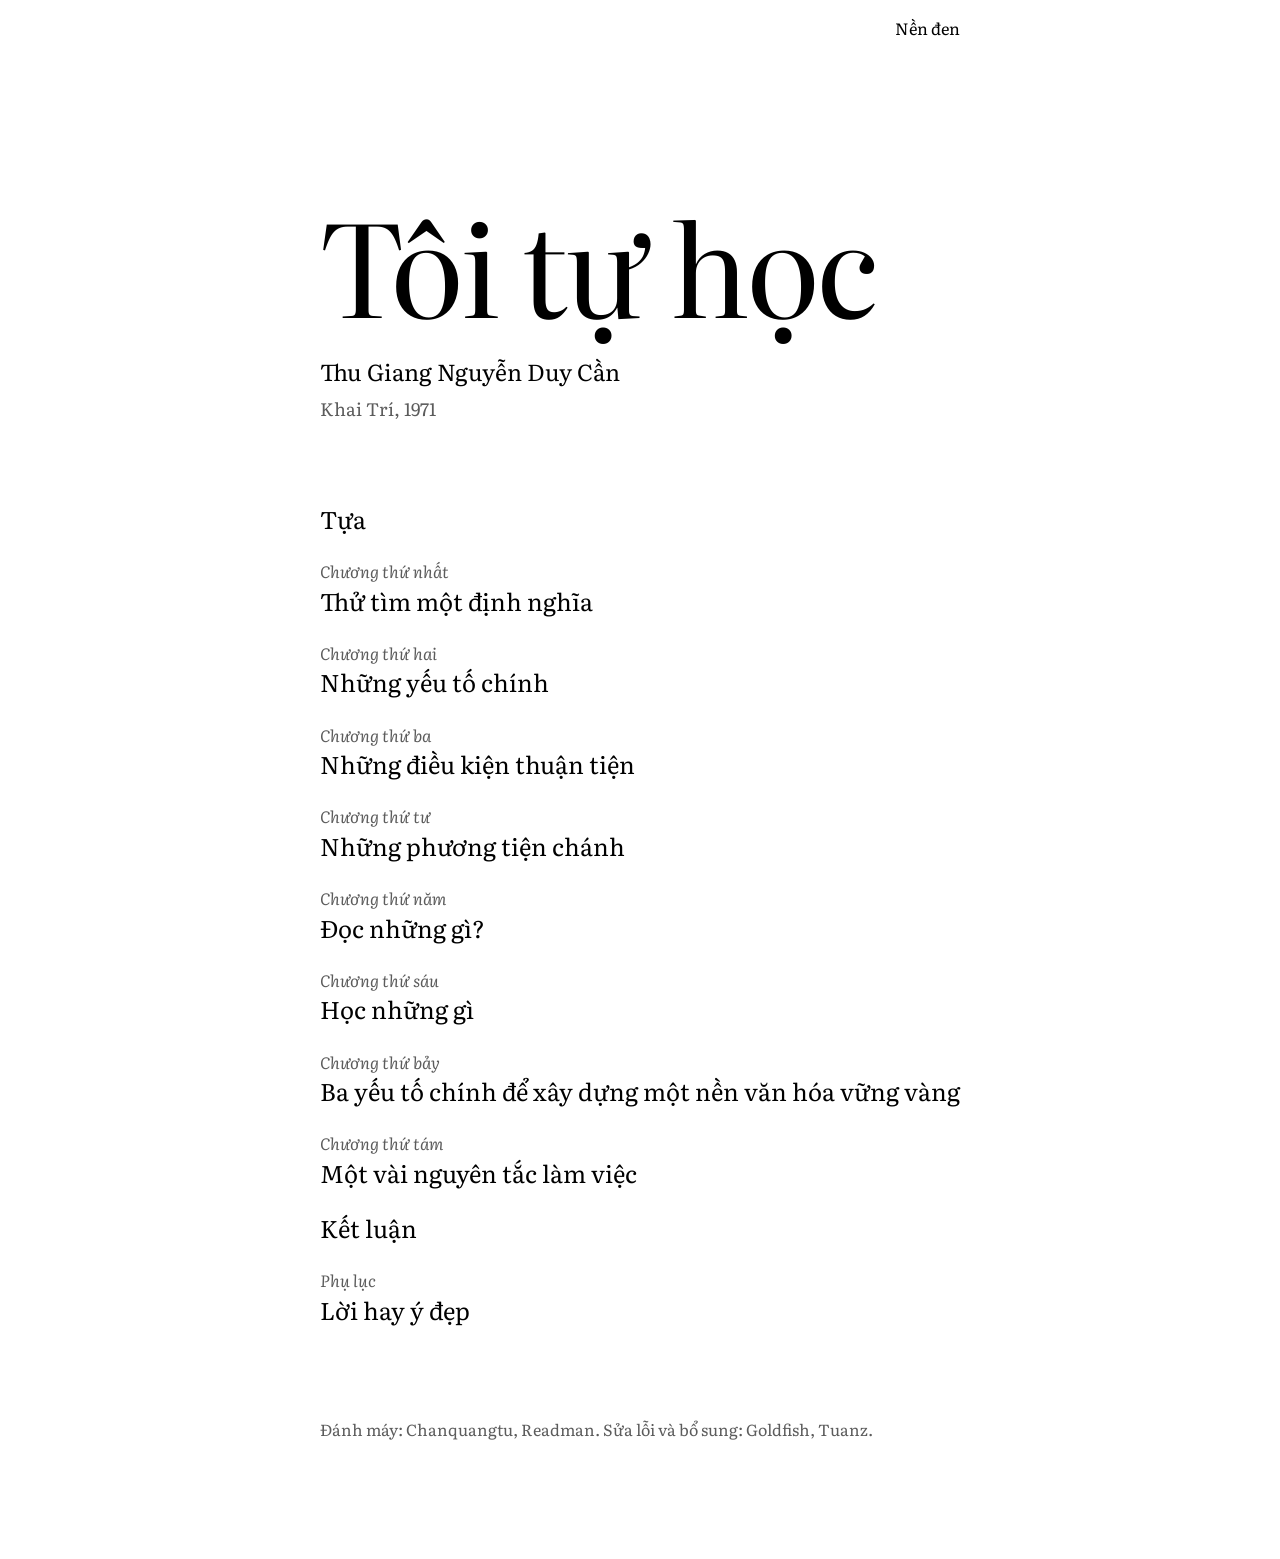
<file: site/index.html>
<!doctype html>
<html lang="vi">
<head>
<meta charset="utf-8">
<meta name="viewport" content="width=device-width, initial-scale=1">
<meta name="color-scheme" content="light dark">
<meta name="robots" content="noindex, nofollow">
<meta name="theme-color" content="#ffffff" media="(prefers-color-scheme: light)">
<meta name="theme-color" content="#000000" media="(prefers-color-scheme: dark)">
<title>Tôi tự học</title>
<script>
(function () {
  var d = document.documentElement;
  try {
    var t = localStorage.getItem("tth-theme");
    if (t === "dark" || t === "light") d.dataset.theme = t;
    var s = localStorage.getItem("tth-size");
    if (s) d.dataset.size = s;
  } catch (e) {}
})();
</script>
<link rel="stylesheet" href="assets/style.css">
</head>
<body>
<header class="bar">
  <span></span>
  <div class="bar-tools">
    
    <button type="button" class="theme" data-action="theme">Nền đen</button>
  </div>
</header>
<main class="page">
<header class="cover">
<h1>Tôi tự học</h1>
<p class="author">Thu Giang Nguyễn Duy Cần</p>
<p class="edition">Khai Trí, 1971</p>
</header>
<p class="resume" hidden><a href="#"></a></p>
<nav aria-label="Mục lục">
<ul class="toc">
<li><a href="tua.html" data-slug="tua"><span class="toc-title">Tựa</span></a></li>
<li><a href="chuong-1.html" data-slug="chuong-1"><span class="toc-label">Chương thứ nhất</span><span class="toc-title">Thử tìm một định nghĩa</span></a></li>
<li><a href="chuong-2.html" data-slug="chuong-2"><span class="toc-label">Chương thứ hai</span><span class="toc-title">Những yếu tố chính</span></a></li>
<li><a href="chuong-3.html" data-slug="chuong-3"><span class="toc-label">Chương thứ ba</span><span class="toc-title">Những điều kiện thuận tiện</span></a></li>
<li><a href="chuong-4.html" data-slug="chuong-4"><span class="toc-label">Chương thứ tư</span><span class="toc-title">Những phương tiện chánh</span></a></li>
<li><a href="chuong-5.html" data-slug="chuong-5"><span class="toc-label">Chương thứ năm</span><span class="toc-title">Đọc những gì?</span></a></li>
<li><a href="chuong-6.html" data-slug="chuong-6"><span class="toc-label">Chương thứ sáu</span><span class="toc-title">Học những gì</span></a></li>
<li><a href="chuong-7.html" data-slug="chuong-7"><span class="toc-label">Chương thứ bảy</span><span class="toc-title">Ba yếu tố chính để xây dựng một nền văn hóa vững vàng</span></a></li>
<li><a href="chuong-8.html" data-slug="chuong-8"><span class="toc-label">Chương thứ tám</span><span class="toc-title">Một vài nguyên tắc làm việc</span></a></li>
<li><a href="ket-luan.html" data-slug="ket-luan"><span class="toc-title">Kết luận</span></a></li>
<li><a href="phu-luc.html" data-slug="phu-luc"><span class="toc-label">Phụ lục</span><span class="toc-title">Lời hay ý đẹp</span></a></li>
</ul>
</nav>
<footer class="credits">
<p>Đánh máy: Chanquangtu, Readman. Sửa lỗi và bổ sung: Goldfish, Tuanz.</p>
</footer>
</main>
<script src="assets/reader.js"></script>
</body>
</html>
</file>
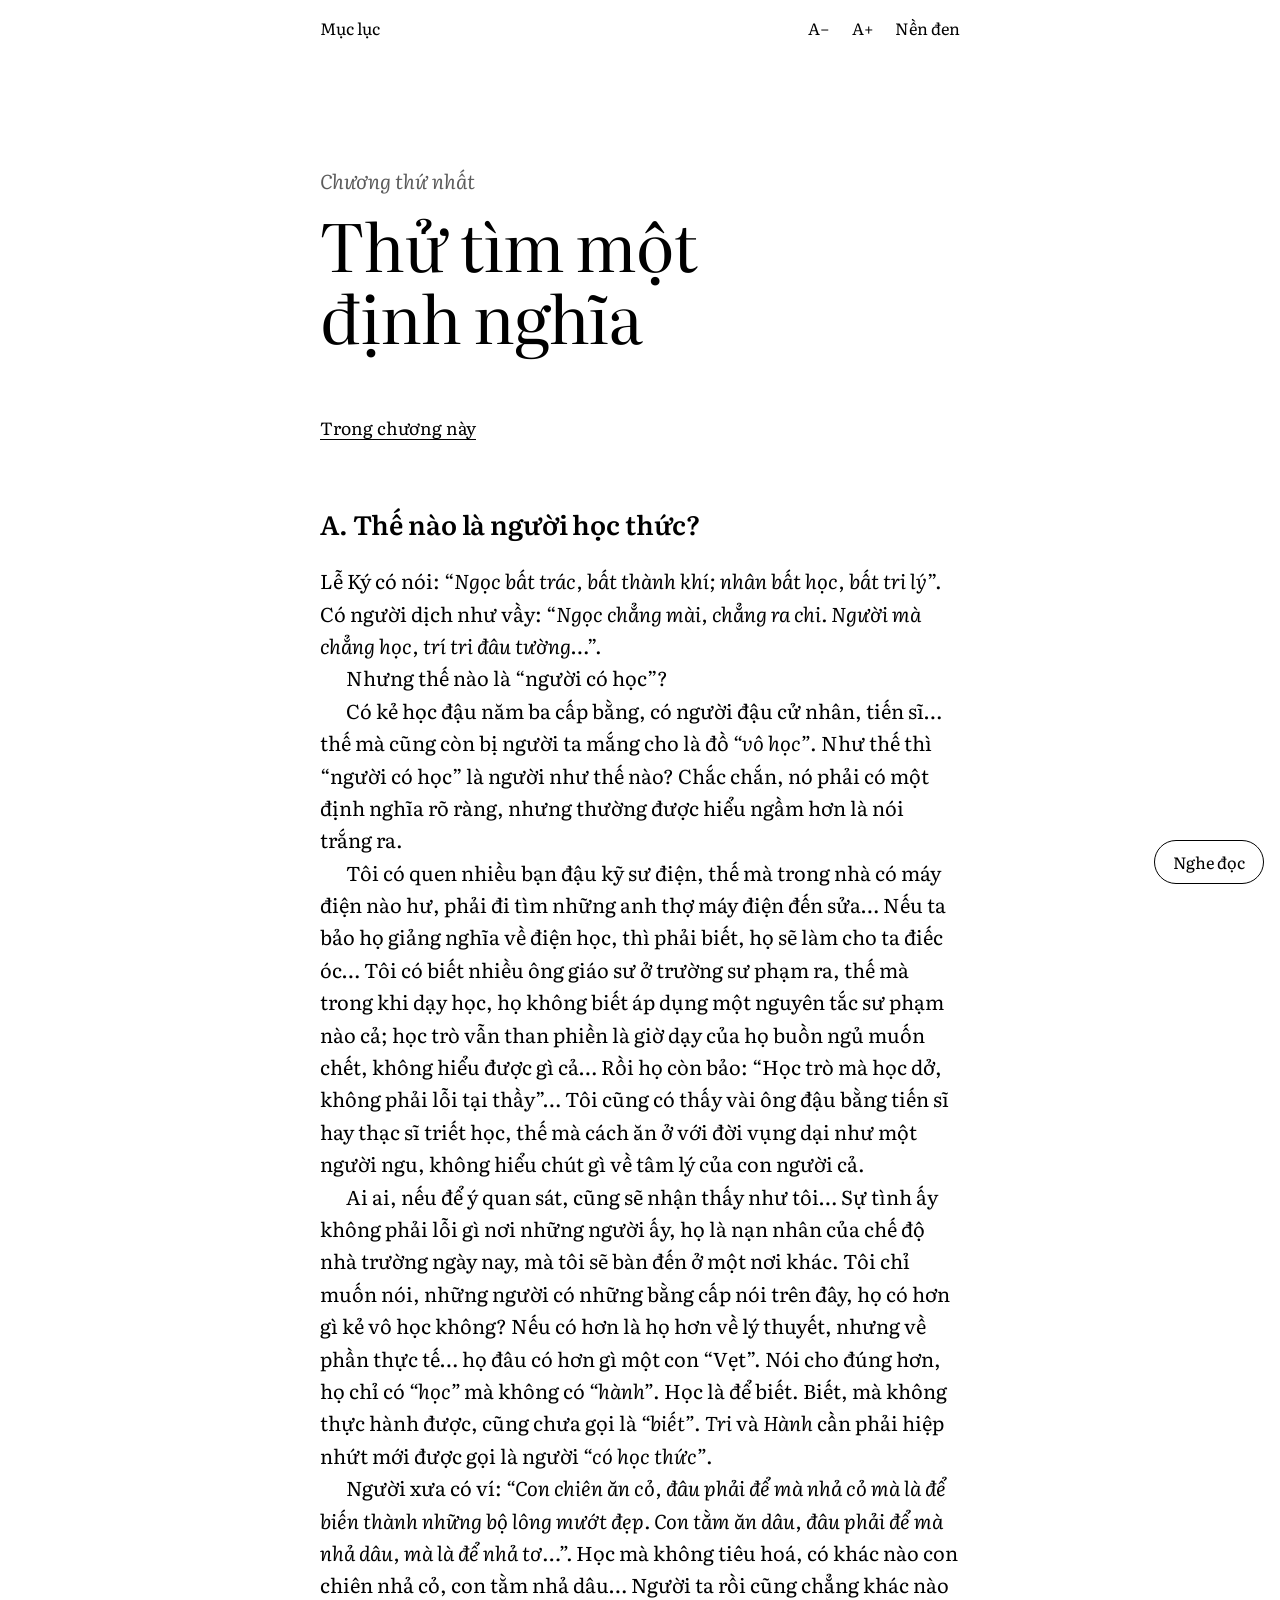
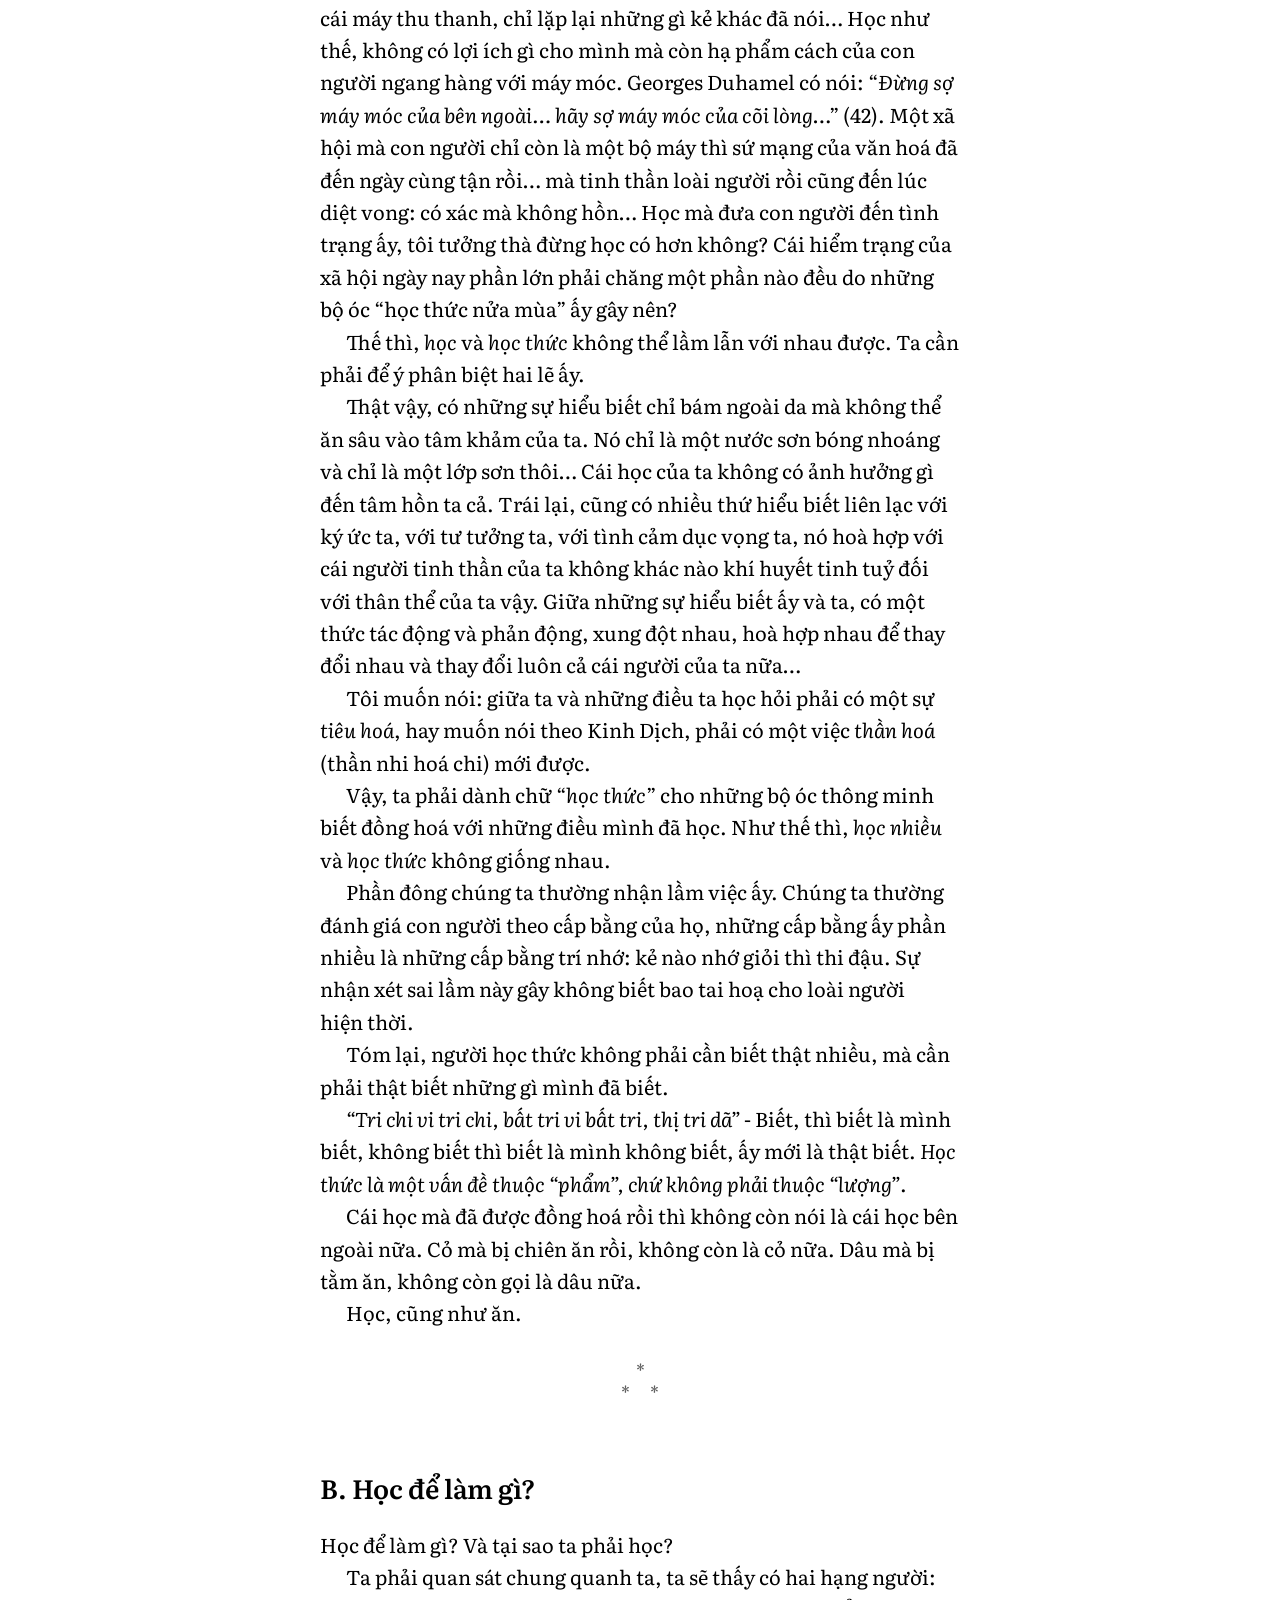
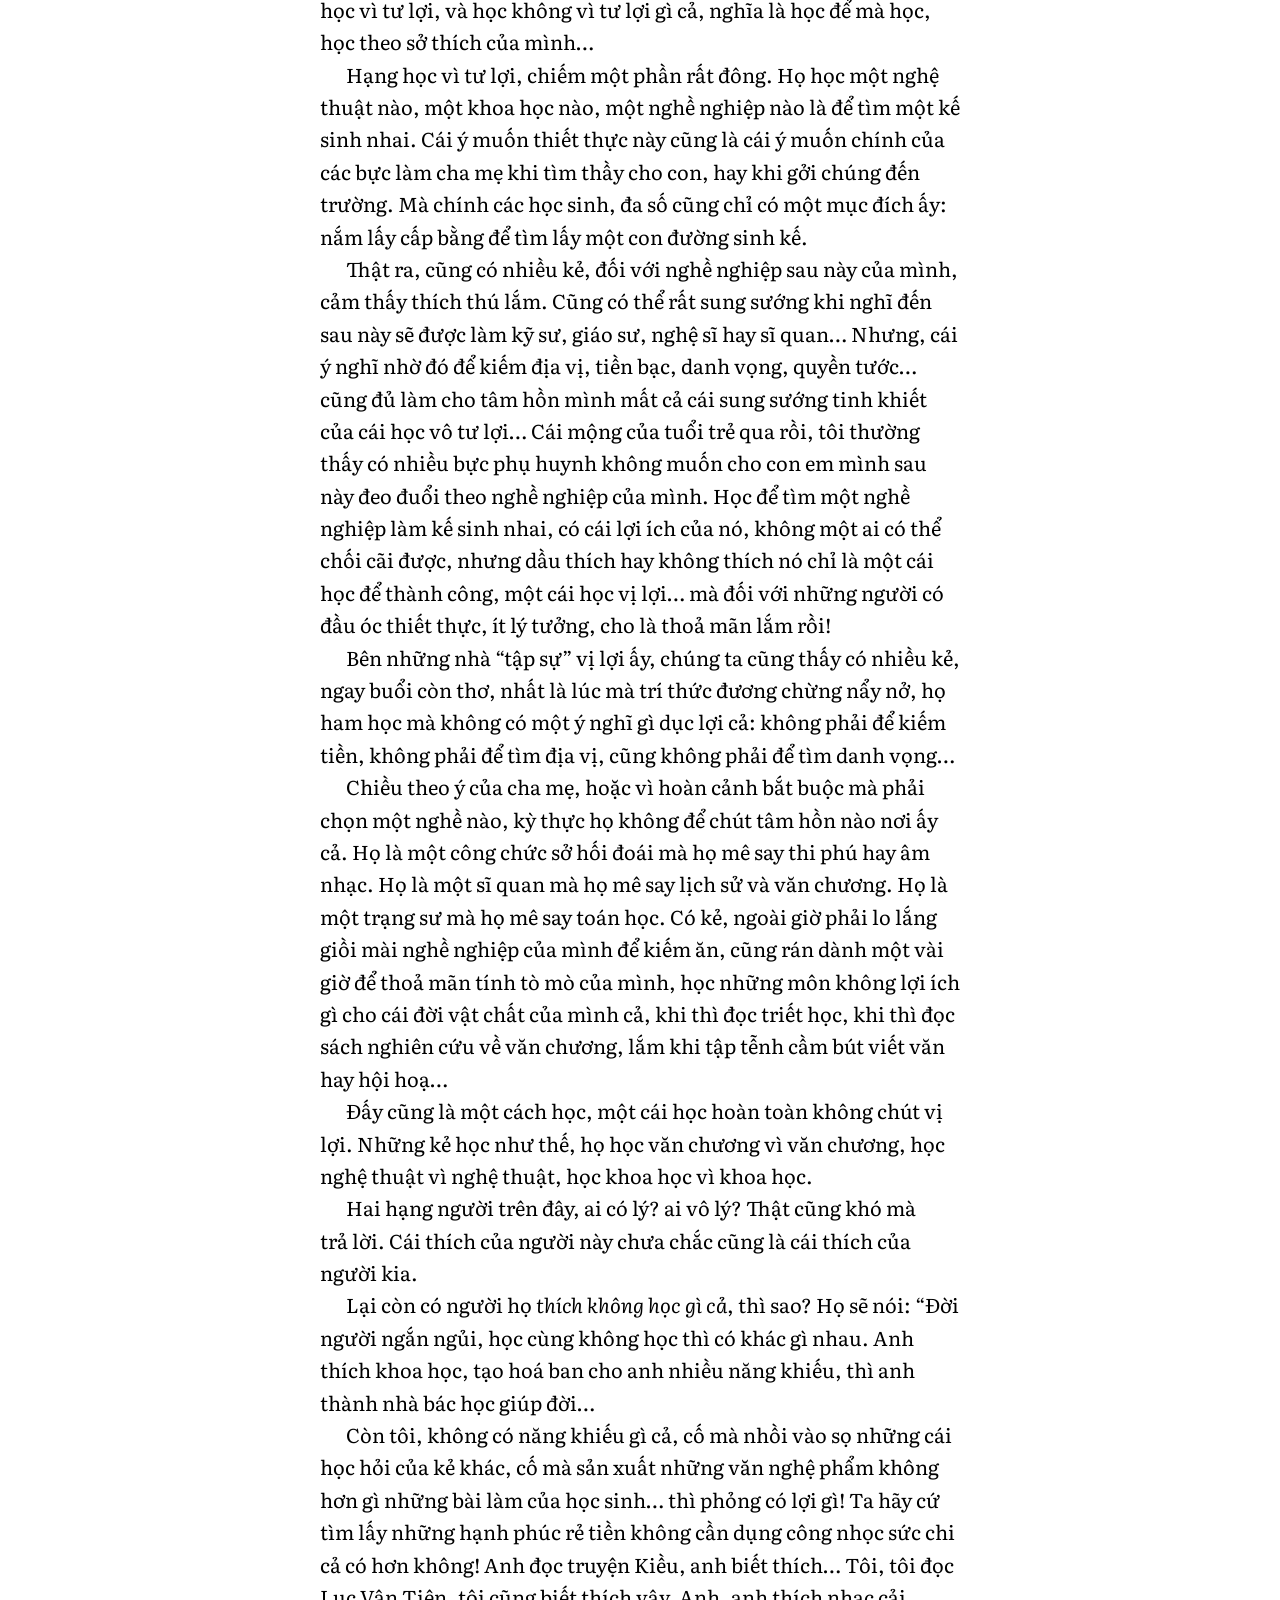
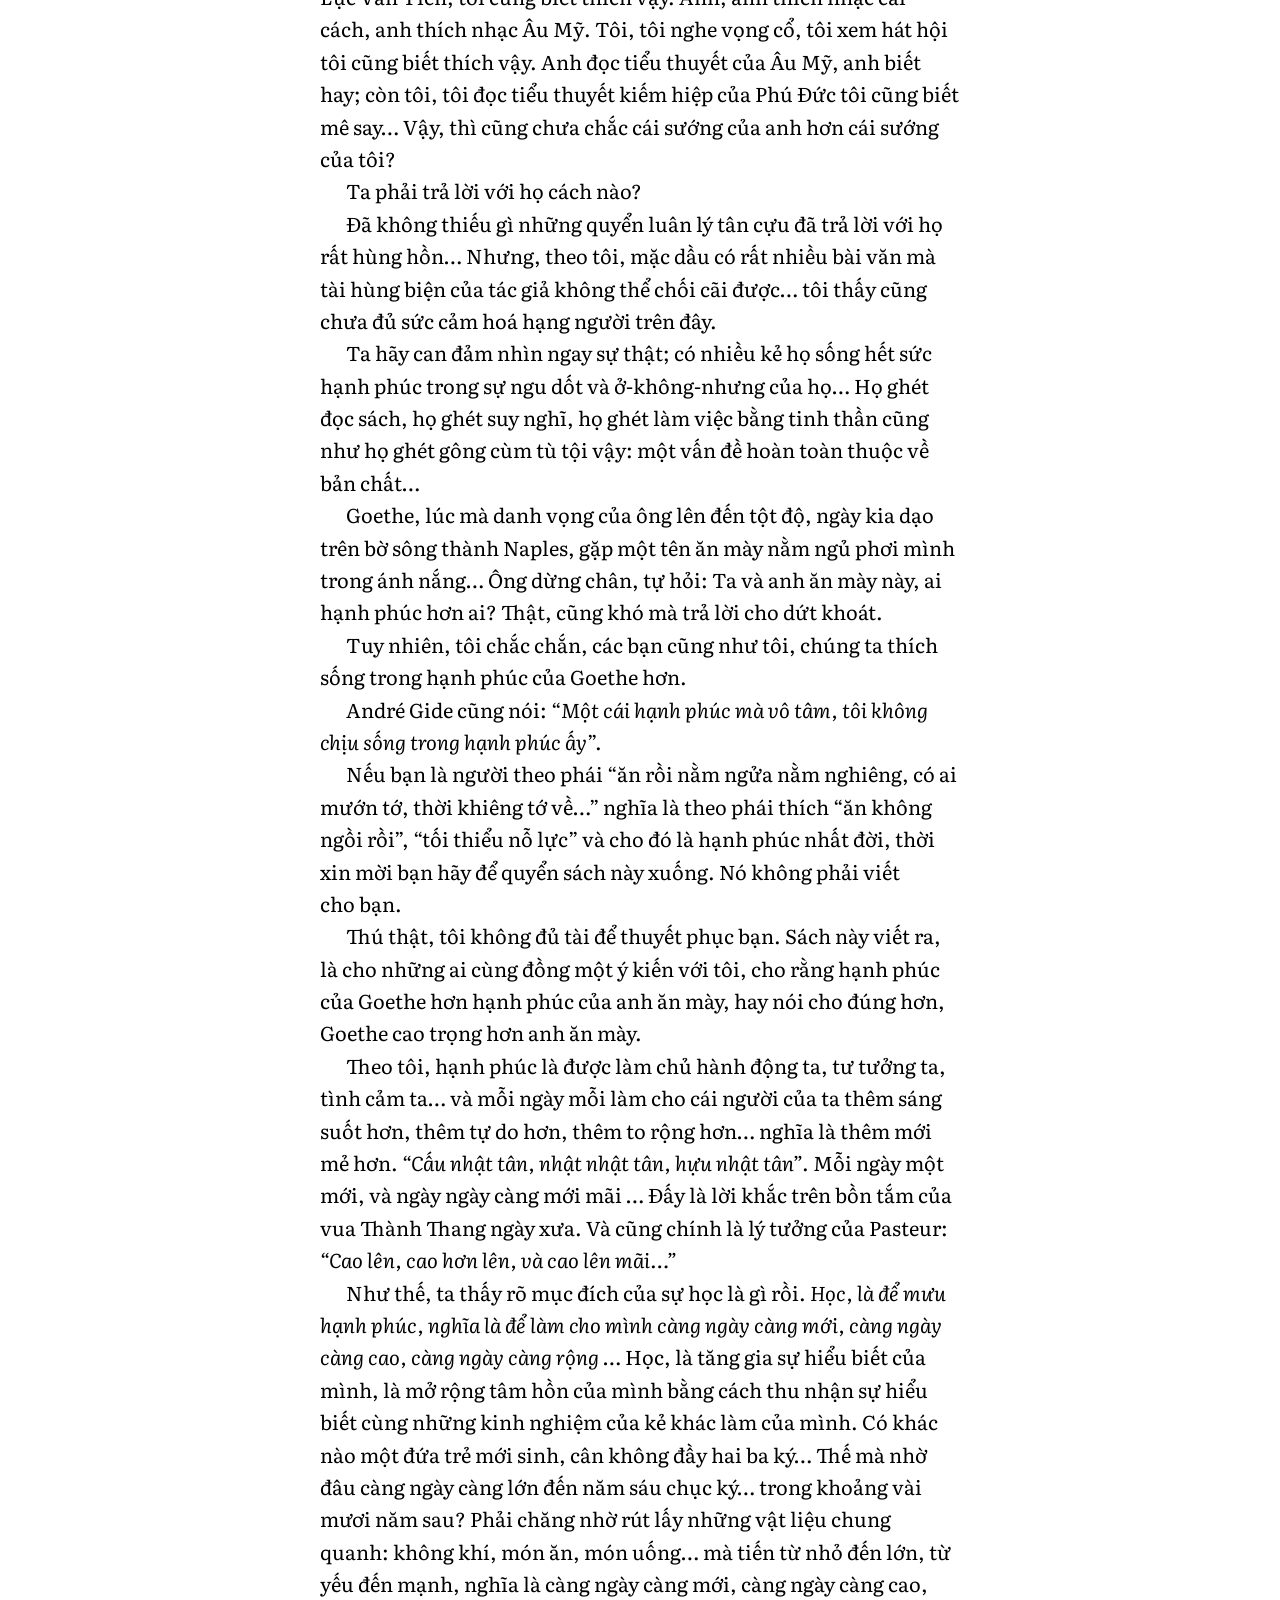
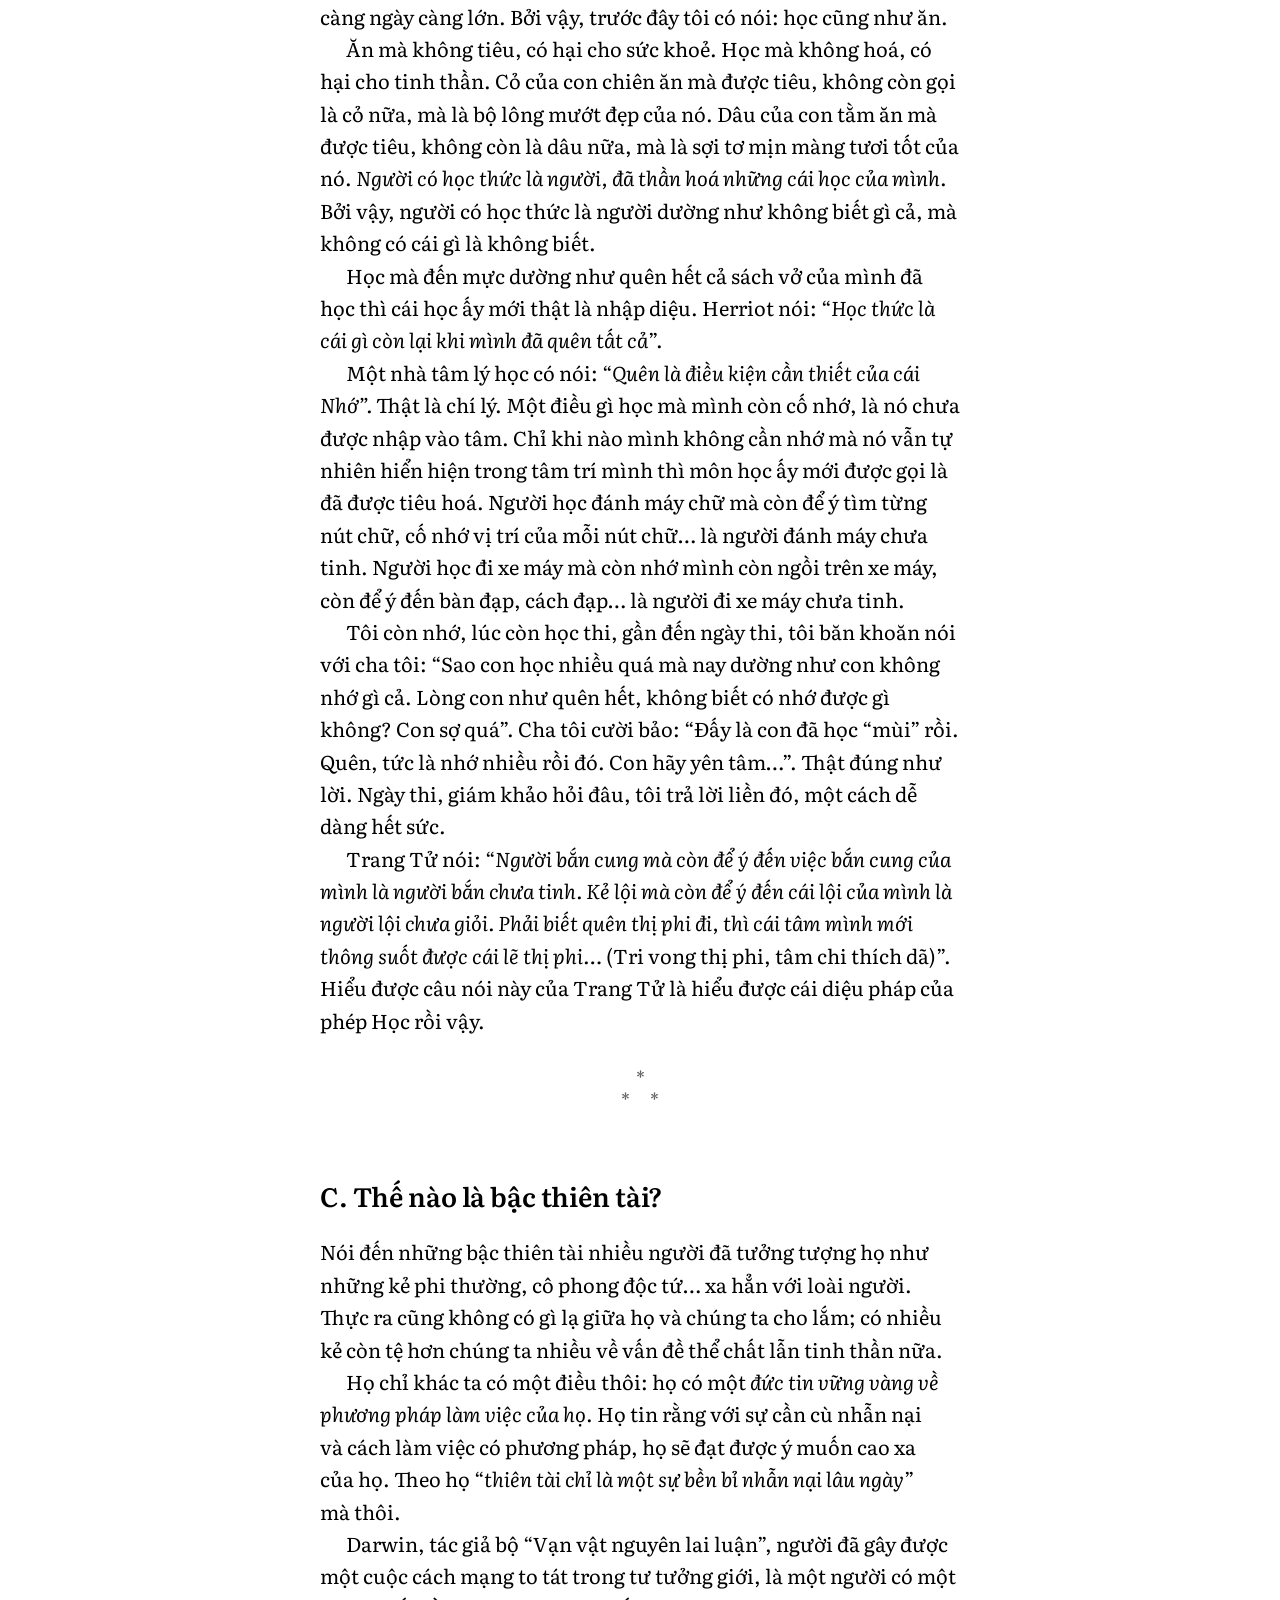
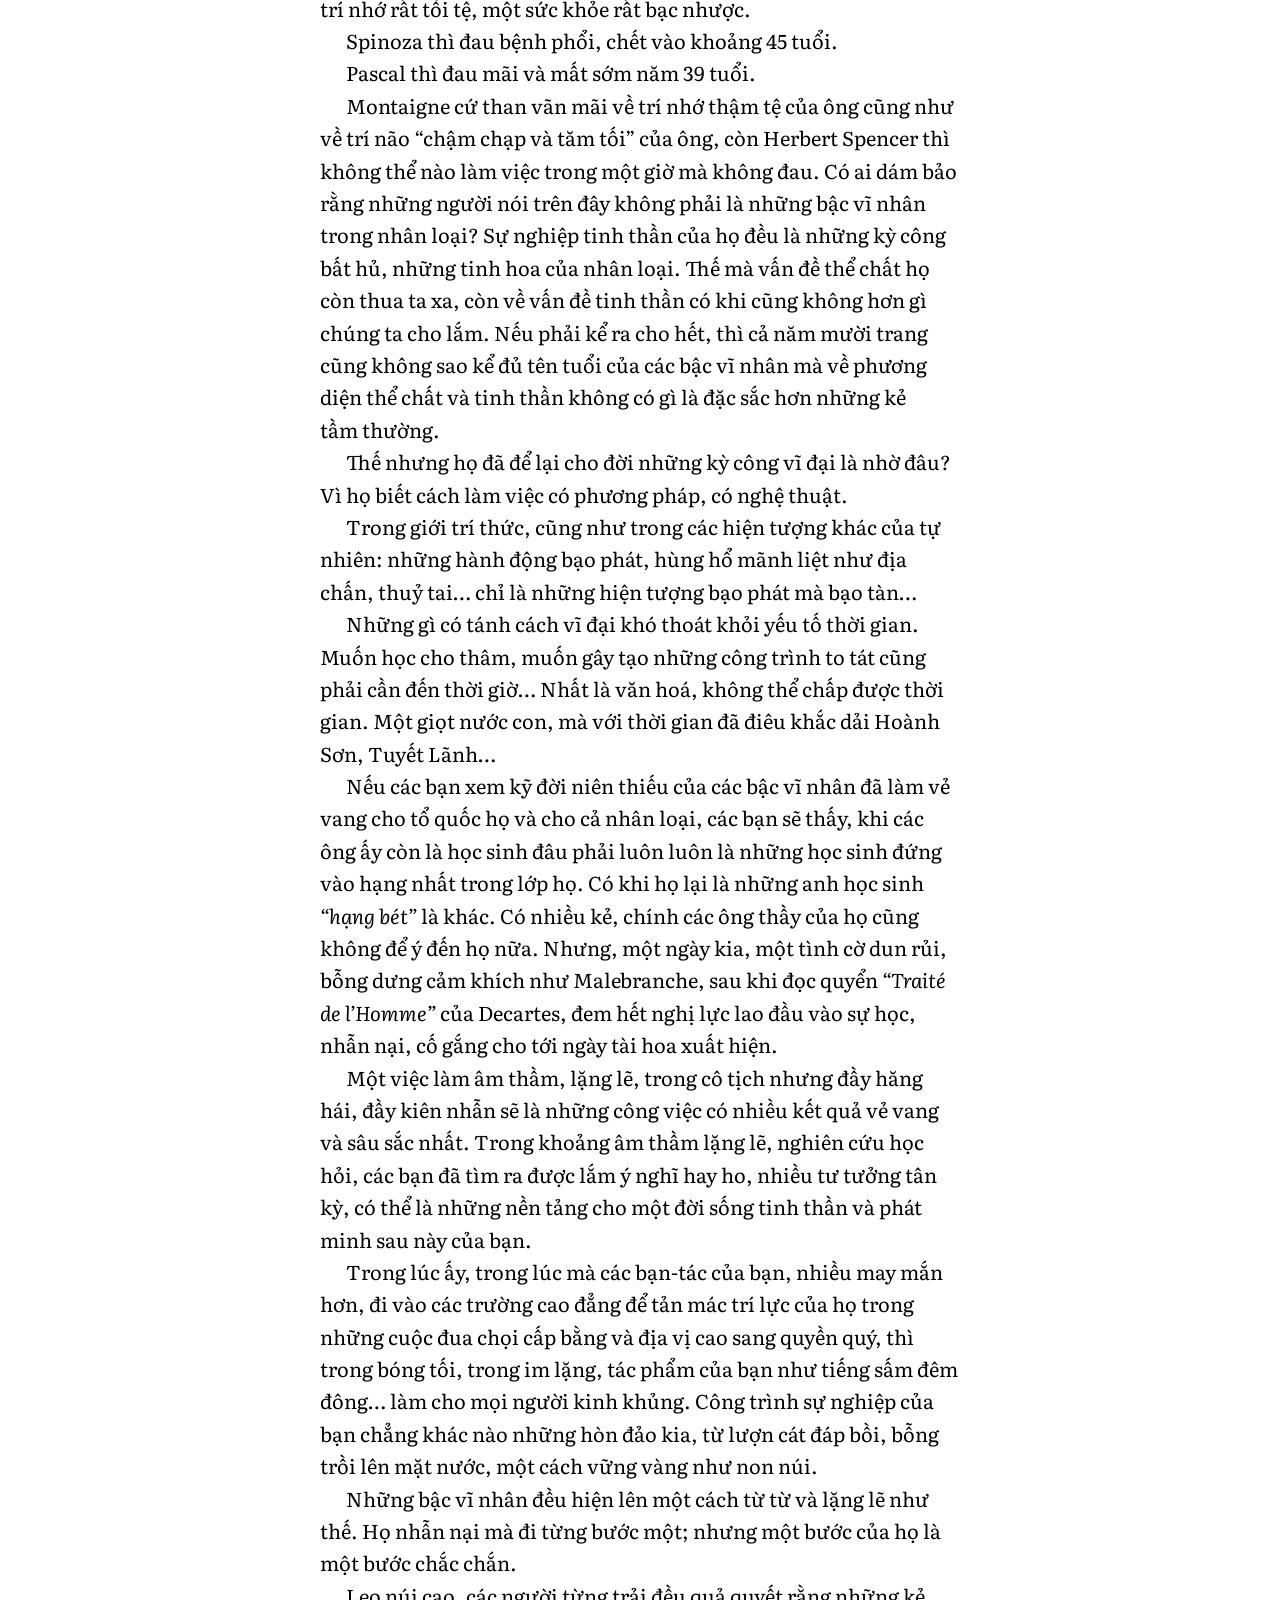
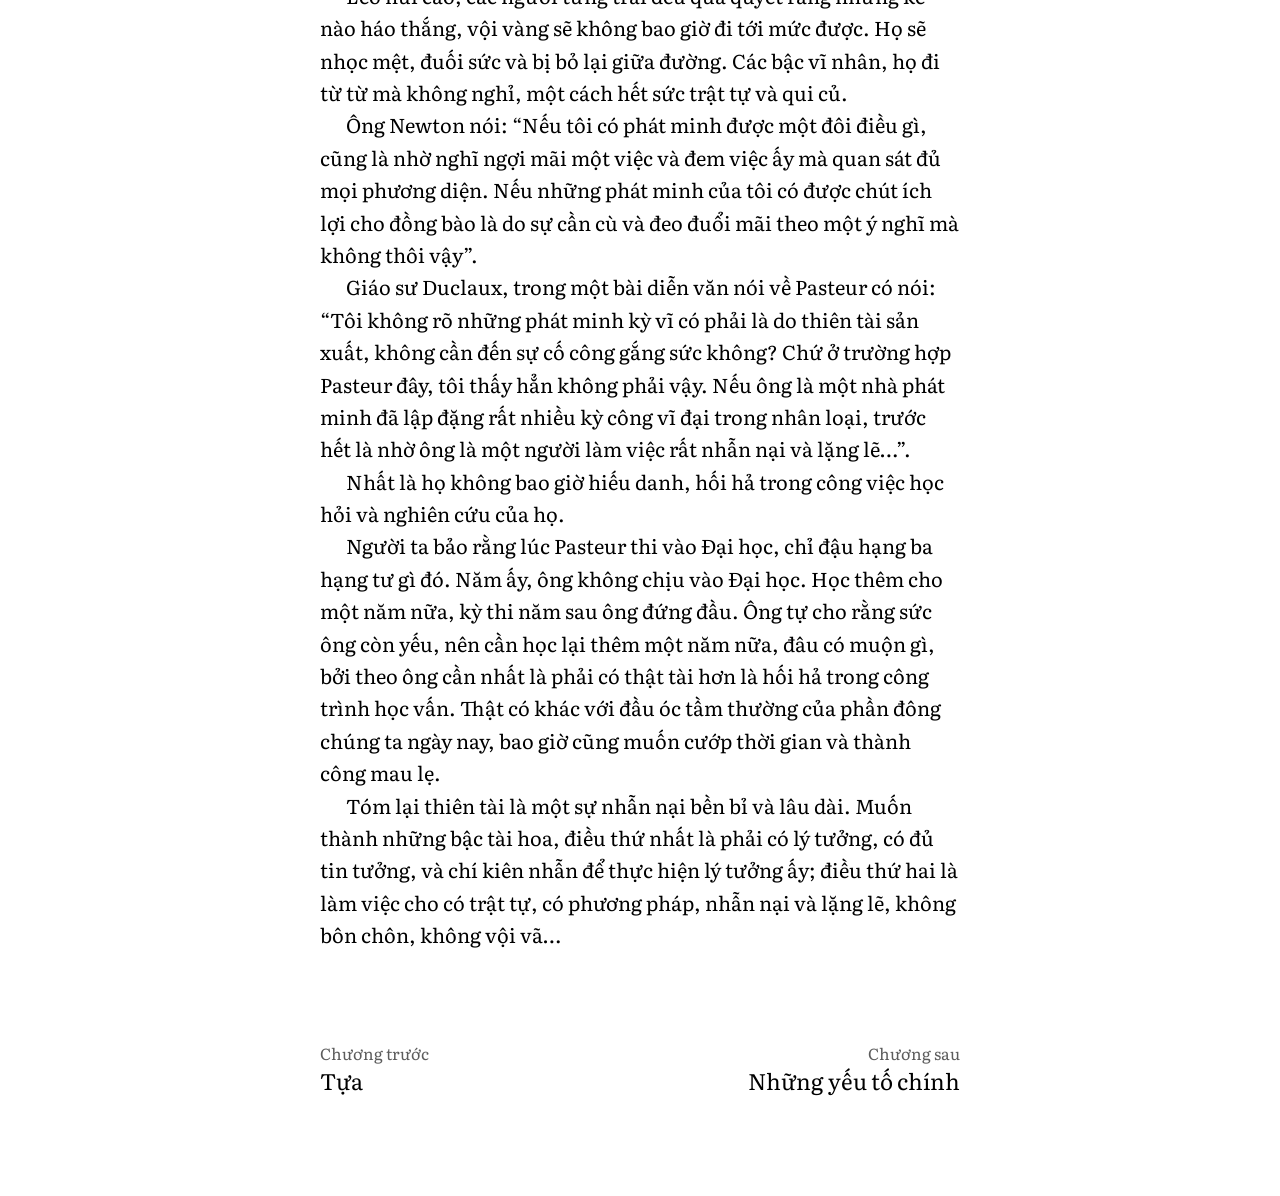
<file: site/chuong-1.html>
<!doctype html>
<html lang="vi">
<head>
<meta charset="utf-8">
<meta name="viewport" content="width=device-width, initial-scale=1">
<meta name="color-scheme" content="light dark">
<meta name="robots" content="noindex, nofollow">
<meta name="theme-color" content="#ffffff" media="(prefers-color-scheme: light)">
<meta name="theme-color" content="#000000" media="(prefers-color-scheme: dark)">
<title>Chương thứ nhất: Thử tìm một định nghĩa | Tôi tự học</title>
<script>
(function () {
  var d = document.documentElement;
  try {
    var t = localStorage.getItem("tth-theme");
    if (t === "dark" || t === "light") d.dataset.theme = t;
    var s = localStorage.getItem("tth-size");
    if (s) d.dataset.size = s;
  } catch (e) {}
})();
</script>
<link rel="stylesheet" href="assets/style.css">
</head>
<body data-slug="chuong-1" data-title="Thử tìm một định nghĩa">
<header class="bar">
  <a class="bar-link" href="index.html">Mục lục</a>
  <div class="bar-tools">
    <span class="size" role="group" aria-label="Cỡ chữ"><button type="button" data-action="smaller" aria-label="Chữ nhỏ hơn">A−</button><button type="button" data-action="larger" aria-label="Chữ lớn hơn">A+</button></span>
    <button type="button" class="theme" data-action="theme">Nền đen</button>
  </div>
</header>
<main class="page">
<header class="opener">
<p class="label">Chương thứ nhất</p><h1 class="title">Thử tìm một định nghĩa</h1>
</header>
<details class="contents">
<summary>Trong chương này</summary>
<ul>
<li class=""><a href="#a-the-nao-la-nguoi-hoc-thuc">A. Thế nào là người học thức?</a></li>
<li class=""><a href="#b-hoc-de-lam-gi">B. Học để làm gì?</a></li>
<li class=""><a href="#c-the-nao-la-bac-thien-tai">C. Thế nào là bậc thiên tài?</a></li>
</ul>
</details>
<article class="text">
<h2 id="a-the-nao-la-nguoi-hoc-thuc">A. Thế nào là người học thức?</h2>
<p>Lễ Ký có nói: “<em>Ngọc bất trác, bất thành khí; nhân bất học, bất tri lý</em>”. Có người dịch như vầy: “<em>Ngọc chẳng mài, chẳng ra chi. Người mà chẳng học, trí tri đâu tường</em>…”.</p>
<p>Nhưng thế nào là “người có học”?</p>
<p>Có kẻ học đậu năm ba cấp bằng, có người đậu cử nhân, tiến sĩ… thế mà cũng còn bị người ta mắng cho là đồ <em>“vô học”</em>. Như thế thì “người có học” là người như thế nào? Chắc chắn, nó phải có một định nghĩa rõ ràng, nhưng thường được hiểu ngầm hơn là nói trắng ra.</p>
<p>Tôi có quen nhiều bạn đậu kỹ sư điện, thế mà trong nhà có máy điện nào hư, phải đi tìm những anh thợ máy điện đến sửa… Nếu ta bảo họ giảng nghĩa về điện học, thì phải biết, họ sẽ làm cho ta điếc óc… Tôi có biết nhiều ông giáo sư ở trường sư phạm ra, thế mà trong khi dạy học, họ không biết áp dụng một nguyên tắc sư phạm nào cả; học trò vẫn than phiền là giờ dạy của họ buồn ngủ muốn chết, không hiểu được gì cả… Rồi họ còn bảo: “Học trò mà học dở, không phải lỗi tại thầy”… Tôi cũng có thấy vài ông đậu bằng tiến sĩ hay thạc sĩ triết học, thế mà cách ăn ở với đời vụng dại như một người ngu, không hiểu chút gì về tâm lý của con người cả.</p>
<p>Ai ai, nếu để ý quan sát, cũng sẽ nhận thấy như tôi… Sự tình ấy không phải lỗi gì nơi những người ấy, họ là nạn nhân của chế độ nhà trường ngày nay, mà tôi sẽ bàn đến ở một nơi khác. Tôi chỉ muốn nói, những người có những bằng cấp nói trên đây, họ có hơn gì kẻ vô học không? Nếu có hơn là họ hơn về lý thuyết, nhưng về phần thực tế… họ đâu có hơn gì một con “Vẹt”. Nói cho đúng hơn, họ chỉ có <em>“học”</em> mà không có <em>“hành”</em>. Học là để biết. Biết, mà không thực hành được, cũng chưa gọi là <em>“biết”</em>. <em>Tri</em> và <em>Hành</em> cần phải hiệp nhứt mới được gọi là người <em>“có học thức”</em>.</p>
<p>Người xưa có ví: <em>“Con chiên ăn cỏ, đâu phải để mà nhả cỏ mà là để biến thành những bộ lông mướt đẹp. Con tằm ăn dâu, đâu phải để mà nhả dâu, mà là để nhả tơ…”.</em> Học mà không tiêu hoá, có khác nào con chiên nhả cỏ, con tằm nhả dâu… Người ta rồi cũng chẳng khác nào cái máy thu thanh, chỉ lặp lại những gì kẻ khác đã nói… Học như thế, không có lợi ích gì cho mình mà còn hạ phẩm cách của con người ngang hàng với máy móc. Georges Duhamel có nói: “<em>Đừng sợ máy móc của bên ngoài… hãy sợ máy móc của cõi lòng</em>…” (42). Một xã hội mà con người chỉ còn là một bộ máy thì sứ mạng của văn hoá đã đến ngày cùng tận rồi… mà tinh thần loài người rồi cũng đến lúc diệt vong: có xác mà không hồn… Học mà đưa con người đến tình trạng ấy, tôi tưởng thà đừng học có hơn không? Cái hiểm trạng của xã hội ngày nay phần lớn phải chăng một phần nào đều do những bộ óc “học thức nửa mùa” ấy gây nên?</p>
<p>Thế thì, <em>học</em> và <em>học thức</em> không thể lầm lẫn với nhau được. Ta cần phải để ý phân biệt hai lẽ ấy.</p>
<p>Thật vậy, có những sự hiểu biết chỉ bám ngoài da mà không thể ăn sâu vào tâm khảm của ta. Nó chỉ là một nước sơn bóng nhoáng và chỉ là một lớp sơn thôi… Cái học của ta không có ảnh hưởng gì đến tâm hồn ta cả. Trái lại, cũng có nhiều thứ hiểu biết liên lạc với ký ức ta, với tư tưởng ta, với tình cảm dục vọng ta, nó hoà hợp với cái người tinh thần của ta không khác nào khí huyết tinh tuỷ đối với thân thể của ta vậy. Giữa những sự hiểu biết ấy và ta, có một thức tác động và phản động, xung đột nhau, hoà hợp nhau để thay đổi nhau và thay đổi luôn cả cái người của ta nữa…</p>
<p>Tôi muốn nói: giữa ta và những điều ta học hỏi phải có một sự <em>tiêu hoá</em>, hay muốn nói theo Kinh Dịch, phải có một việc <em>thần hoá</em> (thần nhi hoá chi) mới được.</p>
<p>Vậy, ta phải dành chữ “<em>học thức</em>” cho những bộ óc thông minh biết đồng hoá với những điều mình đã học. Như thế thì, <em>học nhiều</em> và <em>học thức</em> không giống nhau.</p>
<p>Phần đông chúng ta thường nhận lầm việc ấy. Chúng ta thường đánh giá con người theo cấp bằng của họ, những cấp bằng ấy phần nhiều là những cấp bằng trí nhớ: kẻ nào nhớ giỏi thì thi đậu. Sự nhận xét sai lầm này gây không biết bao tai hoạ cho loài người hiện thời.</p>
<p>Tóm lại, người học thức không phải cần biết thật nhiều, mà cần phải thật biết những gì mình đã biết.</p>
<p><em>“Tri chi vi tri chi, bất tri vi bất tri, thị tri dã”</em> - Biết, thì biết là mình biết, không biết thì biết là mình không biết, ấy mới là thật biết. <em>Học thức là một vấn đề thuộc “phẩm”, chứ không phải thuộc “lượng”</em>.</p>
<p>Cái học mà đã được đồng hoá rồi thì không còn nói là cái học bên ngoài nữa. Cỏ mà bị chiên ăn rồi, không còn là cỏ nữa. Dâu mà bị tằm ăn, không còn gọi là dâu nữa.</p>
<p>Học, cũng như ăn.</p>
<div class="break" aria-hidden="true"><span>*</span><span>*&#8195;*</span></div>
<h2 id="b-hoc-de-lam-gi">B. Học để làm gì?</h2>
<p>Học để làm gì? Và tại sao ta phải học?</p>
<p>Ta phải quan sát chung quanh ta, ta sẽ thấy có hai hạng người: học vì tư lợi, và học không vì tư lợi gì cả, nghĩa là học để mà học, học theo sở thích của mình…</p>
<p>Hạng học vì tư lợi, chiếm một phần rất đông. Họ học một nghệ thuật nào, một khoa học nào, một nghề nghiệp nào là để tìm một kế sinh nhai. Cái ý muốn thiết thực này cũng là cái ý muốn chính của các bực làm cha mẹ khi tìm thầy cho con, hay khi gởi chúng đến trường. Mà chính các học sinh, đa số cũng chỉ có một mục đích ấy: nắm lấy cấp bằng để tìm lấy một con đường sinh kế.</p>
<p>Thật ra, cũng có nhiều kẻ, đối với nghề nghiệp sau này của mình, cảm thấy thích thú lắm. Cũng có thể rất sung sướng khi nghĩ đến sau này sẽ được làm kỹ sư, giáo sư, nghệ sĩ hay sĩ quan… Nhưng, cái ý nghĩ nhờ đó để kiếm địa vị, tiền bạc, danh vọng, quyền tước… cũng đủ làm cho tâm hồn mình mất cả cái sung sướng tinh khiết của cái học vô tư lợi… Cái mộng của tuổi trẻ qua rồi, tôi thường thấy có nhiều bực phụ huynh không muốn cho con em mình sau này đeo đuổi theo nghề nghiệp của mình. Học để tìm một nghề nghiệp làm kế sinh nhai, có cái lợi ích của nó, không một ai có thể chối cãi được, nhưng dầu thích hay không thích nó chỉ là một cái học để thành công, một cái học vị lợi… mà đối với những người có đầu óc thiết thực, ít lý tưởng, cho là thoả mãn lắm rồi!</p>
<p>Bên những nhà “tập sự” vị lợi ấy, chúng ta cũng thấy có nhiều kẻ, ngay buổi còn thơ, nhất là lúc mà trí thức đương chừng nẩy nở, họ ham học mà không có một ý nghĩ gì dục lợi cả: không phải để kiếm tiền, không phải để tìm địa vị, cũng không phải để tìm danh vọng…</p>
<p>Chiều theo ý của cha mẹ, hoặc vì hoàn cảnh bắt buộc mà phải chọn một nghề nào, kỳ thực họ không để chút tâm hồn nào nơi ấy cả. Họ là một công chức sở hối đoái mà họ mê say thi phú hay âm nhạc. Họ là một sĩ quan mà họ mê say lịch sử và văn chương. Họ là một trạng sư mà họ mê say toán học. Có kẻ, ngoài giờ phải lo lắng giồi mài nghề nghiệp của mình để kiếm ăn, cũng rán dành một vài giờ để thoả mãn tính tò mò của mình, học những môn không lợi ích gì cho cái đời vật chất của mình cả, khi thì đọc triết học, khi thì đọc sách nghiên cứu về văn chương, lắm khi tập tễnh cầm bút viết văn hay hội hoạ…</p>
<p>Đấy cũng là một cách học, một cái học hoàn toàn không chút vị lợi. Những kẻ học như thế, họ học văn chương vì văn chương, học nghệ thuật vì nghệ thuật, học khoa học vì khoa học.</p>
<p>Hai hạng người trên đây, ai có lý? ai vô lý? Thật cũng khó mà trả lời. Cái thích của người này chưa chắc cũng là cái thích của người kia.</p>
<p>Lại còn có người họ <em>thích không học gì cả</em>, thì sao? Họ sẽ nói: “Đời người ngắn ngủi, học cùng không học thì có khác gì nhau. Anh thích khoa học, tạo hoá ban cho anh nhiều năng khiếu, thì anh thành nhà bác học giúp đời…</p>
<p>Còn tôi, không có năng khiếu gì cả, cố mà nhồi vào sọ những cái học hỏi của kẻ khác, cố mà sản xuất những văn nghệ phẩm không hơn gì những bài làm của học sinh… thì phỏng có lợi gì! Ta hãy cứ tìm lấy những hạnh phúc rẻ tiền không cần dụng công nhọc sức chi cả có hơn không! Anh đọc truyện Kiều, anh biết thích… Tôi, tôi đọc Lục Vân Tiên, tôi cũng biết thích vậy. Anh, anh thích nhạc cải cách, anh thích nhạc Âu Mỹ. Tôi, tôi nghe vọng cổ, tôi xem hát hội tôi cũng biết thích vậy. Anh đọc tiểu thuyết của Âu Mỹ, anh biết hay; còn tôi, tôi đọc tiểu thuyết kiếm hiệp của Phú Đức tôi cũng biết mê say… Vậy, thì cũng chưa chắc cái sướng của anh hơn cái sướng của tôi?</p>
<p>Ta phải trả lời với họ cách nào?</p>
<p>Đã không thiếu gì những quyển luân lý tân cựu đã trả lời với họ rất hùng hồn… Nhưng, theo tôi, mặc dầu có rất nhiều bài văn mà tài hùng biện của tác giả không thể chối cãi được… tôi thấy cũng chưa đủ sức cảm hoá hạng người trên đây.</p>
<p>Ta hãy can đảm nhìn ngay sự thật; có nhiều kẻ họ sống hết sức hạnh phúc trong sự ngu dốt và ở-không-nhưng của họ… Họ ghét đọc sách, họ ghét suy nghĩ, họ ghét làm việc bằng tinh thần cũng như họ ghét gông cùm tù tội vậy: một vấn đề hoàn toàn thuộc về bản chất…</p>
<p>Goethe, lúc mà danh vọng của ông lên đến tột độ, ngày kia dạo trên bờ sông thành Naples, gặp một tên ăn mày nằm ngủ phơi mình trong ánh nắng… Ông dừng chân, tự hỏi: Ta và anh ăn mày này, ai hạnh phúc hơn ai? Thật, cũng khó mà trả lời cho dứt khoát.</p>
<p>Tuy nhiên, tôi chắc chắn, các bạn cũng như tôi, chúng ta thích sống trong hạnh phúc của Goethe hơn.</p>
<p>André Gide cũng nói: “<em>Một cái hạnh phúc mà vô tâm, tôi không chịu sống trong hạnh phúc ấy</em>”.</p>
<p>Nếu bạn là người theo phái “ăn rồi nằm ngửa nằm nghiêng, có ai mướn tớ, thời khiêng tớ về…” nghĩa là theo phái thích “ăn không ngồi rồi”, “tối thiểu nỗ lực” và cho đó là hạnh phúc nhất đời, thời xin mời bạn hãy để quyển sách này xuống. Nó không phải viết cho bạn.</p>
<p>Thú thật, tôi không đủ tài để thuyết phục bạn. Sách này viết ra, là cho những ai cùng đồng một ý kiến với tôi, cho rằng hạnh phúc của Goethe hơn hạnh phúc của anh ăn mày, hay nói cho đúng hơn, Goethe cao trọng hơn anh ăn mày.</p>
<p>Theo tôi, hạnh phúc là được làm chủ hành động ta, tư tưởng ta, tình cảm ta… và mỗi ngày mỗi làm cho cái người của ta thêm sáng suốt hơn, thêm tự do hơn, thêm to rộng hơn… nghĩa là thêm mới mẻ hơn. <em>“Cấu nhật tân, nhật nhật tân, hựu nhật tân”</em>. Mỗi ngày một mới, và ngày ngày càng mới mãi … Đấy là lời khắc trên bồn tắm của vua Thành Thang ngày xưa. Và cũng chính là lý tưởng của Pasteur: <em>“Cao lên, cao hơn lên, và cao lên mãi…”</em></p>
<p>Như thế, ta thấy rõ mục đích của sự học là gì rồi. <em>Học, là để mưu hạnh phúc, nghĩa là để làm cho mình càng ngày càng mới, càng ngày càng cao, càng ngày càng rộng</em> … Học, là tăng gia sự hiểu biết của mình, là mở rộng tâm hồn của mình bằng cách thu nhận sự hiểu biết cùng những kinh nghiệm của kẻ khác làm của mình. Có khác nào một đứa trẻ mới sinh, cân không đầy hai ba ký… Thế mà nhờ đâu càng ngày càng lớn đến năm sáu chục ký… trong khoảng vài mươi năm sau? Phải chăng nhờ rút lấy những vật liệu chung quanh: không khí, món ăn, món uống… mà tiến từ nhỏ đến lớn, từ yếu đến mạnh, nghĩa là càng ngày càng mới, càng ngày càng cao, càng ngày càng lớn. Bởi vậy, trước đây tôi có nói: học cũng như ăn.</p>
<p>Ăn mà không tiêu, có hại cho sức khoẻ. Học mà không hoá, có hại cho tinh thần. Cỏ của con chiên ăn mà được tiêu, không còn gọi là cỏ nữa, mà là bộ lông mướt đẹp của nó. Dâu của con tằm ăn mà được tiêu, không còn là dâu nữa, mà là sợi tơ mịn màng tươi tốt của nó. <em>Người có học thức là người, đã thần hoá những cái học của mình</em>. Bởi vậy, người có học thức là người dường như không biết gì cả, mà không có cái gì là không biết.</p>
<p>Học mà đến mực dường như quên hết cả sách vở của mình đã học thì cái học ấy mới thật là nhập diệu. Herriot nói: “<em>Học thức là cái gì còn lại khi mình đã quên tất cả</em>”.</p>
<p>Một nhà tâm lý học có nói: “<em>Quên là điều kiện cần thiết của cái Nhớ”.</em> Thật là chí lý. Một điều gì học mà mình còn cố nhớ, là nó chưa được nhập vào tâm. Chỉ khi nào mình không cần nhớ mà nó vẫn tự nhiên hiển hiện trong tâm trí mình thì môn học ấy mới được gọi là đã được tiêu hoá. Người học đánh máy chữ mà còn để ý tìm từng nút chữ, cố nhớ vị trí của mỗi nút chữ… là người đánh máy chưa tinh. Người học đi xe máy mà còn nhớ mình còn ngồi trên xe máy, còn để ý đến bàn đạp, cách đạp… là người đi xe máy chưa tinh.</p>
<p>Tôi còn nhớ, lúc còn học thi, gần đến ngày thi, tôi băn khoăn nói với cha tôi: “Sao con học nhiều quá mà nay dường như con không nhớ gì cả. Lòng con như quên hết, không biết có nhớ được gì không? Con sợ quá”. Cha tôi cười bảo: “Đấy là con đã học “mùi” rồi. Quên, tức là nhớ nhiều rồi đó. Con hãy yên tâm…”. Thật đúng như lời. Ngày thi, giám khảo hỏi đâu, tôi trả lời liền đó, một cách dễ dàng hết sức.</p>
<p>Trang Tử nói: “<em>Người bắn cung mà còn để ý đến việc bắn cung của mình là người bắn chưa tinh. Kẻ lội mà còn để ý đến cái lội của mình là người lội chưa giỏi. Phải biết quên thị phi đi, thì cái tâm mình mới thông suốt được cái lẽ thị phi…</em> (Tri vong thị phi, tâm chi thích dã)”. Hiểu được câu nói này của Trang Tử là hiểu được cái diệu pháp của phép Học rồi vậy.</p>
<div class="break" aria-hidden="true"><span>*</span><span>*&#8195;*</span></div>
<h2 id="c-the-nao-la-bac-thien-tai">C. Thế nào là bậc thiên tài?</h2>
<p>Nói đến những bậc thiên tài nhiều người đã tưởng tượng họ như những kẻ phi thường, cô phong độc tứ… xa hẳn với loài người. Thực ra cũng không có gì lạ giữa họ và chúng ta cho lắm; có nhiều kẻ còn tệ hơn chúng ta nhiều về vấn đề thể chất lẫn tinh thần nữa.</p>
<p>Họ chỉ khác ta có một điều thôi: họ có một <em>đức tin vững vàng về phương pháp làm việc của họ</em>. Họ tin rằng với sự cần cù nhẫn nại và cách làm việc có phương pháp, họ sẽ đạt được ý muốn cao xa của họ. Theo họ “<em>thiên tài chỉ là một sự bền bỉ nhẫn nại lâu ngày</em>” mà thôi.</p>
<p>Darwin, tác giả bộ “Vạn vật nguyên lai luận”, người đã gây được một cuộc cách mạng to tát trong tư tưởng giới, là một người có một trí nhớ rất tồi tệ, một sức khỏe rất bạc nhược.</p>
<p>Spinoza thì đau bệnh phổi, chết vào khoảng 45 tuổi.</p>
<p>Pascal thì đau mãi và mất sớm năm 39 tuổi.</p>
<p>Montaigne cứ than vãn mãi về trí nhớ thậm tệ của ông cũng như về trí não “chậm chạp và tăm tối” của ông, còn Herbert Spencer thì không thể nào làm việc trong một giờ mà không đau. Có ai dám bảo rằng những người nói trên đây không phải là những bậc vĩ nhân trong nhân loại? Sự nghiệp tinh thần của họ đều là những kỳ công bất hủ, những tinh hoa của nhân loại. Thế mà vấn đề thể chất họ còn thua ta xa, còn về vấn đề tinh thần có khi cũng không hơn gì chúng ta cho lắm. Nếu phải kể ra cho hết, thì cả năm mười trang cũng không sao kể đủ tên tuổi của các bậc vĩ nhân mà về phương diện thể chất và tinh thần không có gì là đặc sắc hơn những kẻ tầm thường.</p>
<p>Thế nhưng họ đã để lại cho đời những kỳ công vĩ đại là nhờ đâu? Vì họ biết cách làm việc có phương pháp, có nghệ thuật.</p>
<p>Trong giới trí thức, cũng như trong các hiện tượng khác của tự nhiên: những hành động bạo phát, hùng hổ mãnh liệt như địa chấn, thuỷ tai… chỉ là những hiện tượng bạo phát mà bạo tàn…</p>
<p>Những gì có tánh cách vĩ đại khó thoát khỏi yếu tố thời gian. Muốn học cho thâm, muốn gây tạo những công trình to tát cũng phải cần đến thời giờ… Nhất là văn hoá, không thể chấp được thời gian. Một giọt nước con, mà với thời gian đã điêu khắc dải Hoành Sơn, Tuyết Lãnh…</p>
<p>Nếu các bạn xem kỹ đời niên thiếu của các bậc vĩ nhân đã làm vẻ vang cho tổ quốc họ và cho cả nhân loại, các bạn sẽ thấy, khi các ông ấy còn là học sinh đâu phải luôn luôn là những học sinh đứng vào hạng nhất trong lớp họ. Có khi họ lại là những anh học sinh <em>“hạng bét”</em> là khác. Có nhiều kẻ, chính các ông thầy của họ cũng không để ý đến họ nữa. Nhưng, một ngày kia, một tình cờ dun rủi, bỗng dưng cảm khích như Malebranche, sau khi đọc quyển <em>“Traité de l’Homme”</em> của Decartes, đem hết nghị lực lao đầu vào sự học, nhẫn nại, cố gắng cho tới ngày tài hoa xuất hiện.</p>
<p>Một việc làm âm thầm, lặng lẽ, trong cô tịch nhưng đầy hăng hái, đầy kiên nhẫn sẽ là những công việc có nhiều kết quả vẻ vang và sâu sắc nhất. Trong khoảng âm thầm lặng lẽ, nghiên cứu học hỏi, các bạn đã tìm ra được lắm ý nghĩ hay ho, nhiều tư tưởng tân kỳ, có thể là những nền tảng cho một đời sống tinh thần và phát minh sau này của bạn.</p>
<p>Trong lúc ấy, trong lúc mà các bạn-tác của bạn, nhiều may mắn hơn, đi vào các trường cao đẳng để tản mác trí lực của họ trong những cuộc đua chọi cấp bằng và địa vị cao sang quyền quý, thì trong bóng tối, trong im lặng, tác phẩm của bạn như tiếng sấm đêm đông… làm cho mọi người kinh khủng. Công trình sự nghiệp của bạn chẳng khác nào những hòn đảo kia, từ lượn cát đáp bồi, bỗng trồi lên mặt nước, một cách vững vàng như non núi.</p>
<p>Những bậc vĩ nhân đều hiện lên một cách từ từ và lặng lẽ như thế. Họ nhẫn nại mà đi từng bước một; nhưng một bước của họ là một bước chắc chắn.</p>
<p>Leo núi cao, các người từng trải đều quả quyết rằng những kẻ nào háo thắng, vội vàng sẽ không bao giờ đi tới mức được. Họ sẽ nhọc mệt, đuối sức và bị bỏ lại giữa đường. Các bậc vĩ nhân, họ đi từ từ mà không nghỉ, một cách hết sức trật tự và qui củ.</p>
<p>Ông Newton nói: “Nếu tôi có phát minh được một đôi điều gì, cũng là nhờ nghĩ ngợi mãi một việc và đem việc ấy mà quan sát đủ mọi phương diện. Nếu những phát minh của tôi có được chút ích lợi cho đồng bào là do sự cần cù và đeo đuổi mãi theo một ý nghĩ mà không thôi vậy”.</p>
<p>Giáo sư Duclaux, trong một bài diễn văn nói về Pasteur có nói: “Tôi không rõ những phát minh kỳ vĩ có phải là do thiên tài sản xuất, không cần đến sự cố công gắng sức không? Chứ ở trường hợp Pasteur đây, tôi thấy hẳn không phải vậy. Nếu ông là một nhà phát minh đã lập đặng rất nhiều kỳ công vĩ đại trong nhân loại, trước hết là nhờ ông là một người làm việc rất nhẫn nại và lặng lẽ…”.</p>
<p>Nhất là họ không bao giờ hiếu danh, hối hả trong công việc học hỏi và nghiên cứu của họ.</p>
<p>Người ta bảo rằng lúc Pasteur thi vào Đại học, chỉ đậu hạng ba hạng tư gì đó. Năm ấy, ông không chịu vào Đại học. Học thêm cho một năm nữa, kỳ thi năm sau ông đứng đầu. Ông tự cho rằng sức ông còn yếu, nên cần học lại thêm một năm nữa, đâu có muộn gì, bởi theo ông cần nhất là phải có thật tài hơn là hối hả trong công trình học vấn. Thật có khác với đầu óc tầm thường của phần đông chúng ta ngày nay, bao giờ cũng muốn cướp thời gian và thành công mau lẹ.</p>
<p>Tóm lại thiên tài là một sự nhẫn nại bền bỉ và lâu dài. Muốn thành những bậc tài hoa, điều thứ nhất là phải có lý tưởng, có đủ tin tưởng, và chí kiên nhẫn để thực hiện lý tưởng ấy; điều thứ hai là làm việc cho có trật tự, có phương pháp, nhẫn nại và lặng lẽ, không bôn chôn, không vội vã…</p>
</article>

<nav class="chapter-nav" aria-label="Chuyển chương">
<a class="next" href="chuong-2.html" rel="next"><span class="dir">Chương sau</span><span class="nav-title">Những yếu tố chính</span></a>
<a class="prev" href="tua.html" rel="prev"><span class="dir">Chương trước</span><span class="nav-title">Tựa</span></a>
</nav>
</main>
<script src="assets/reader.js"></script>
</body>
</html>
</file>
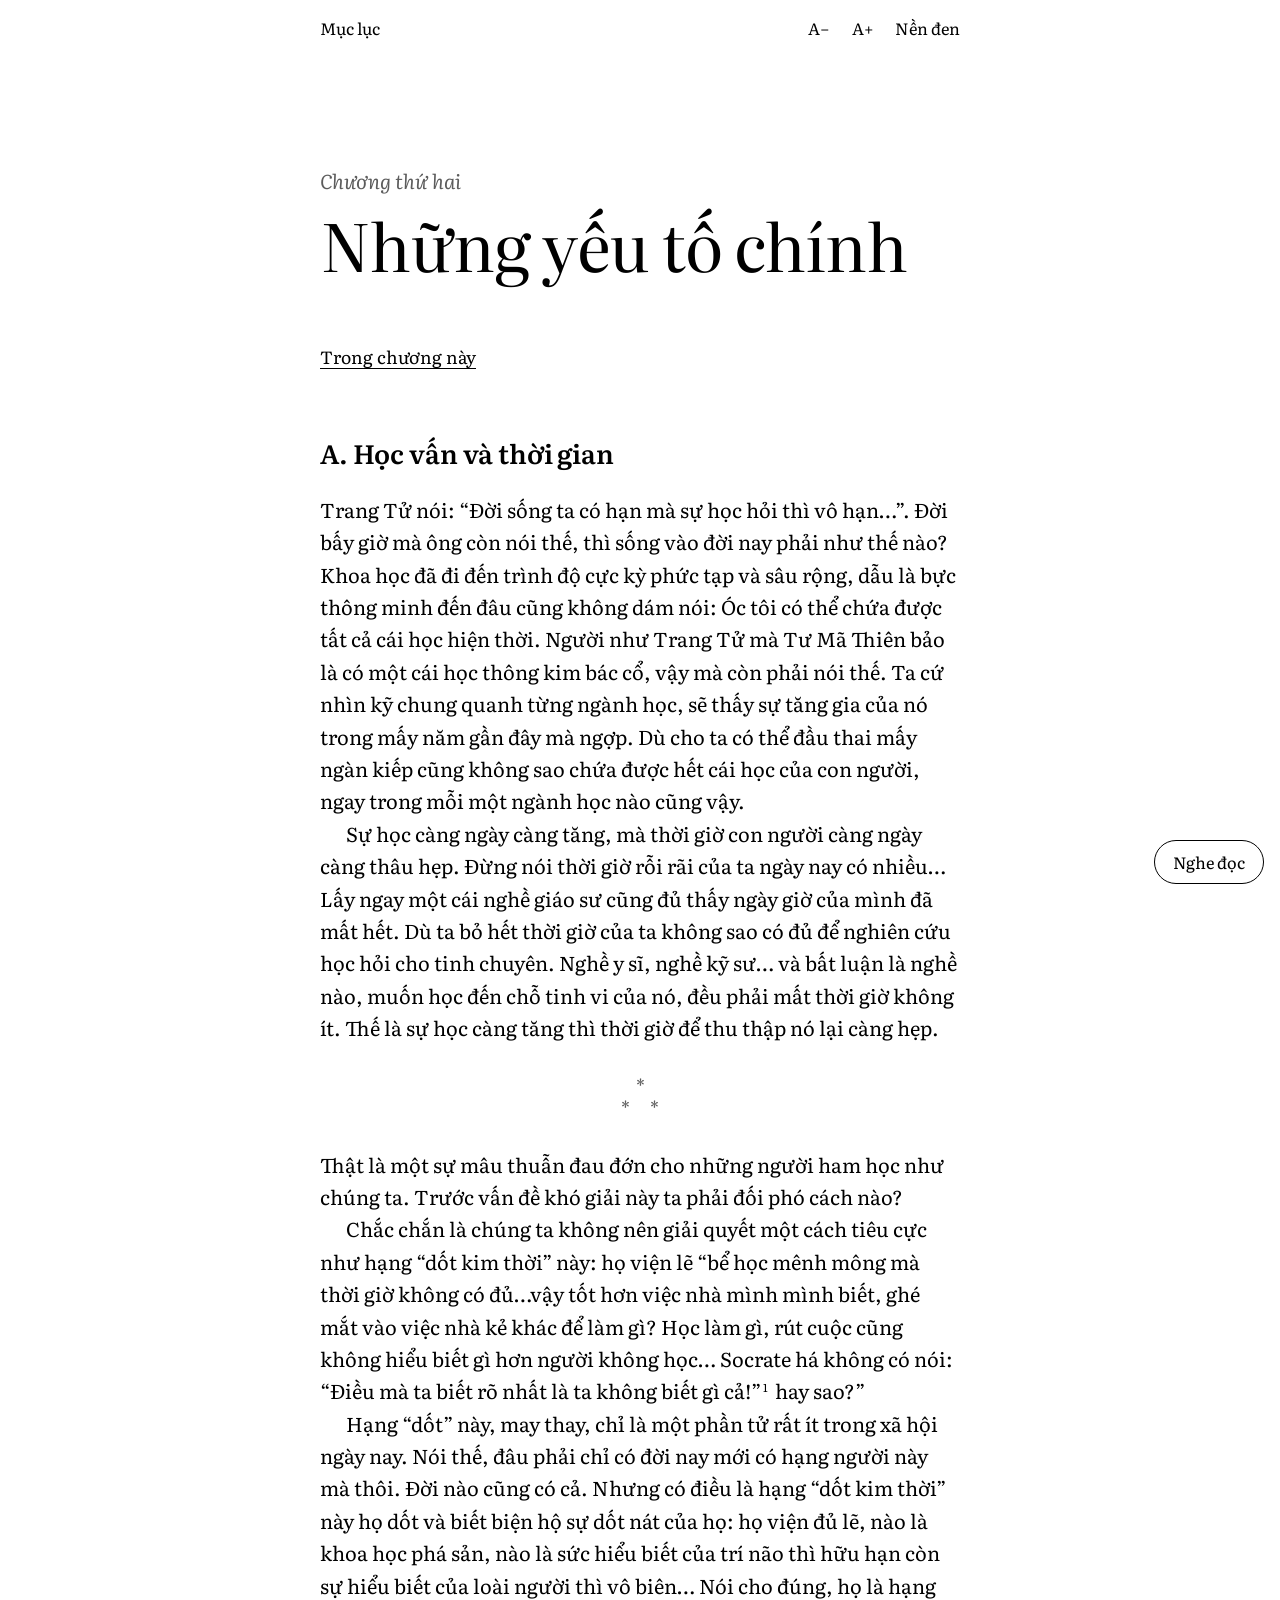
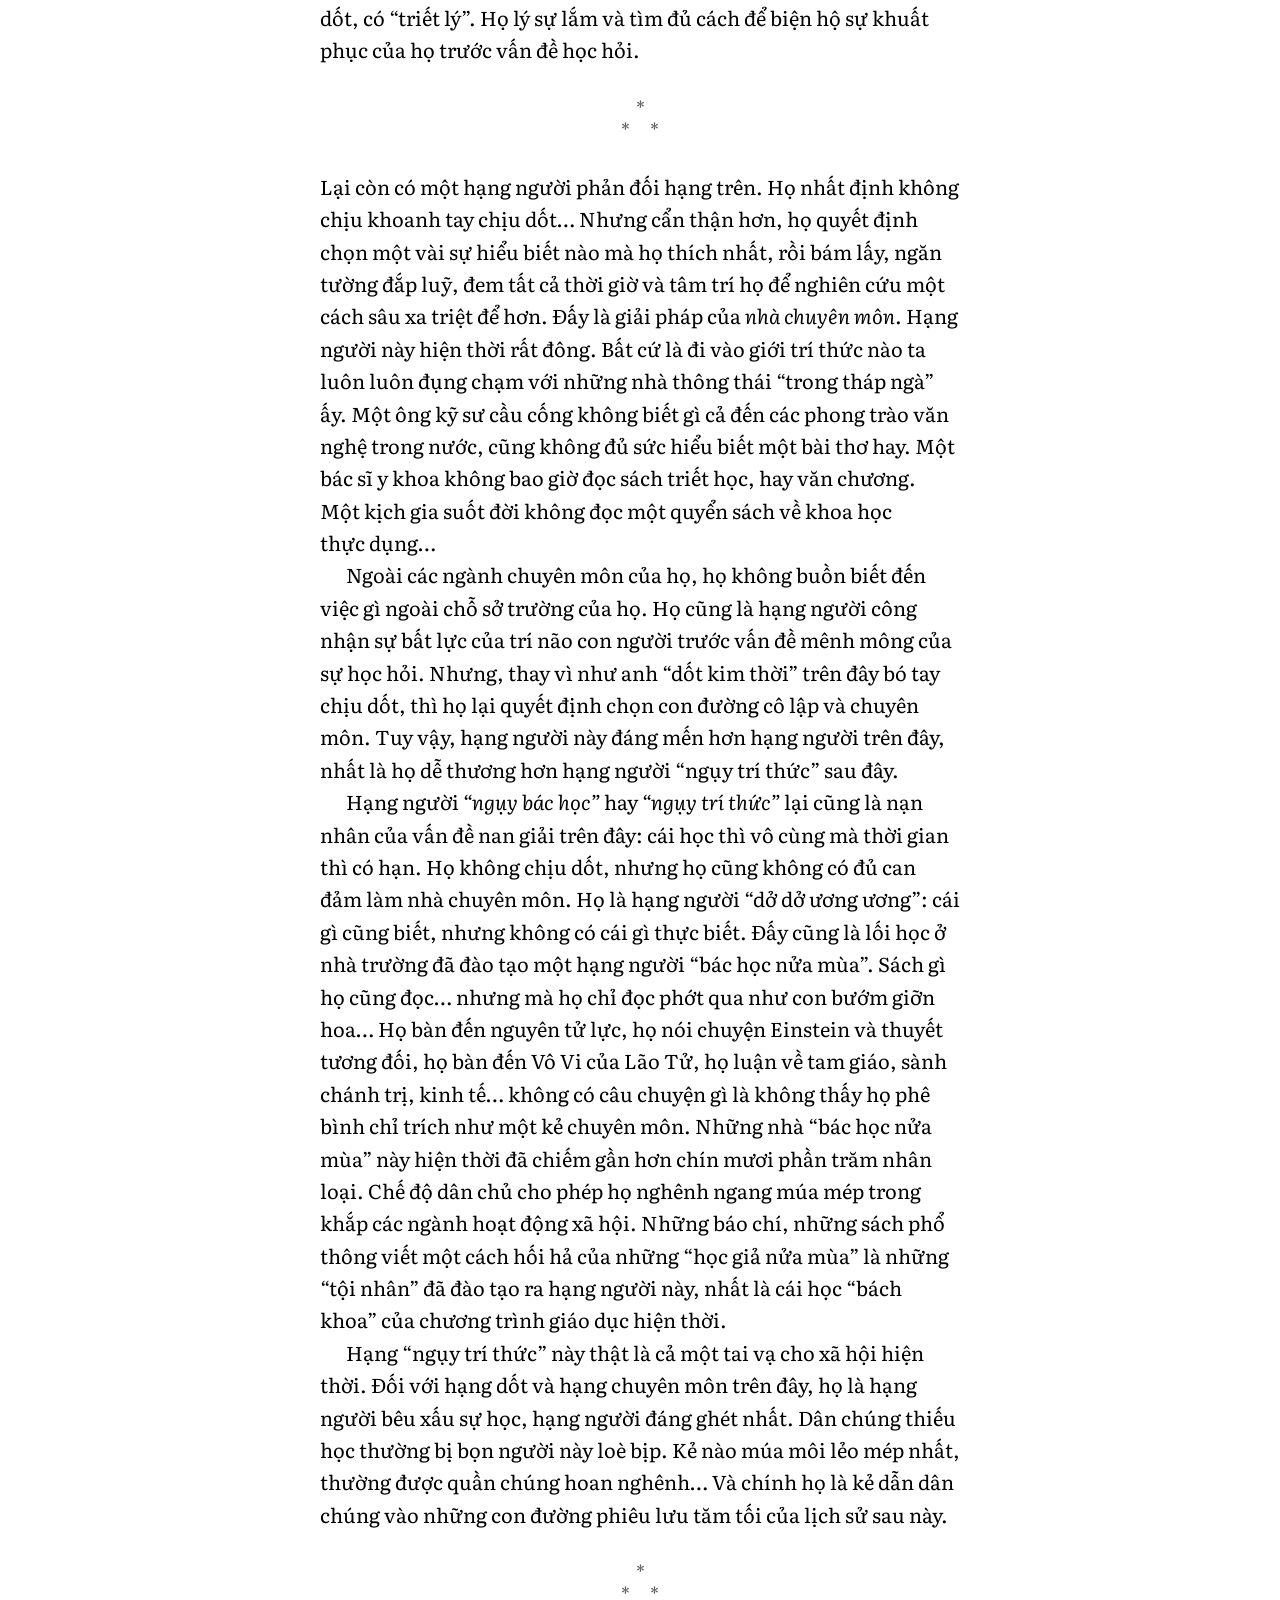
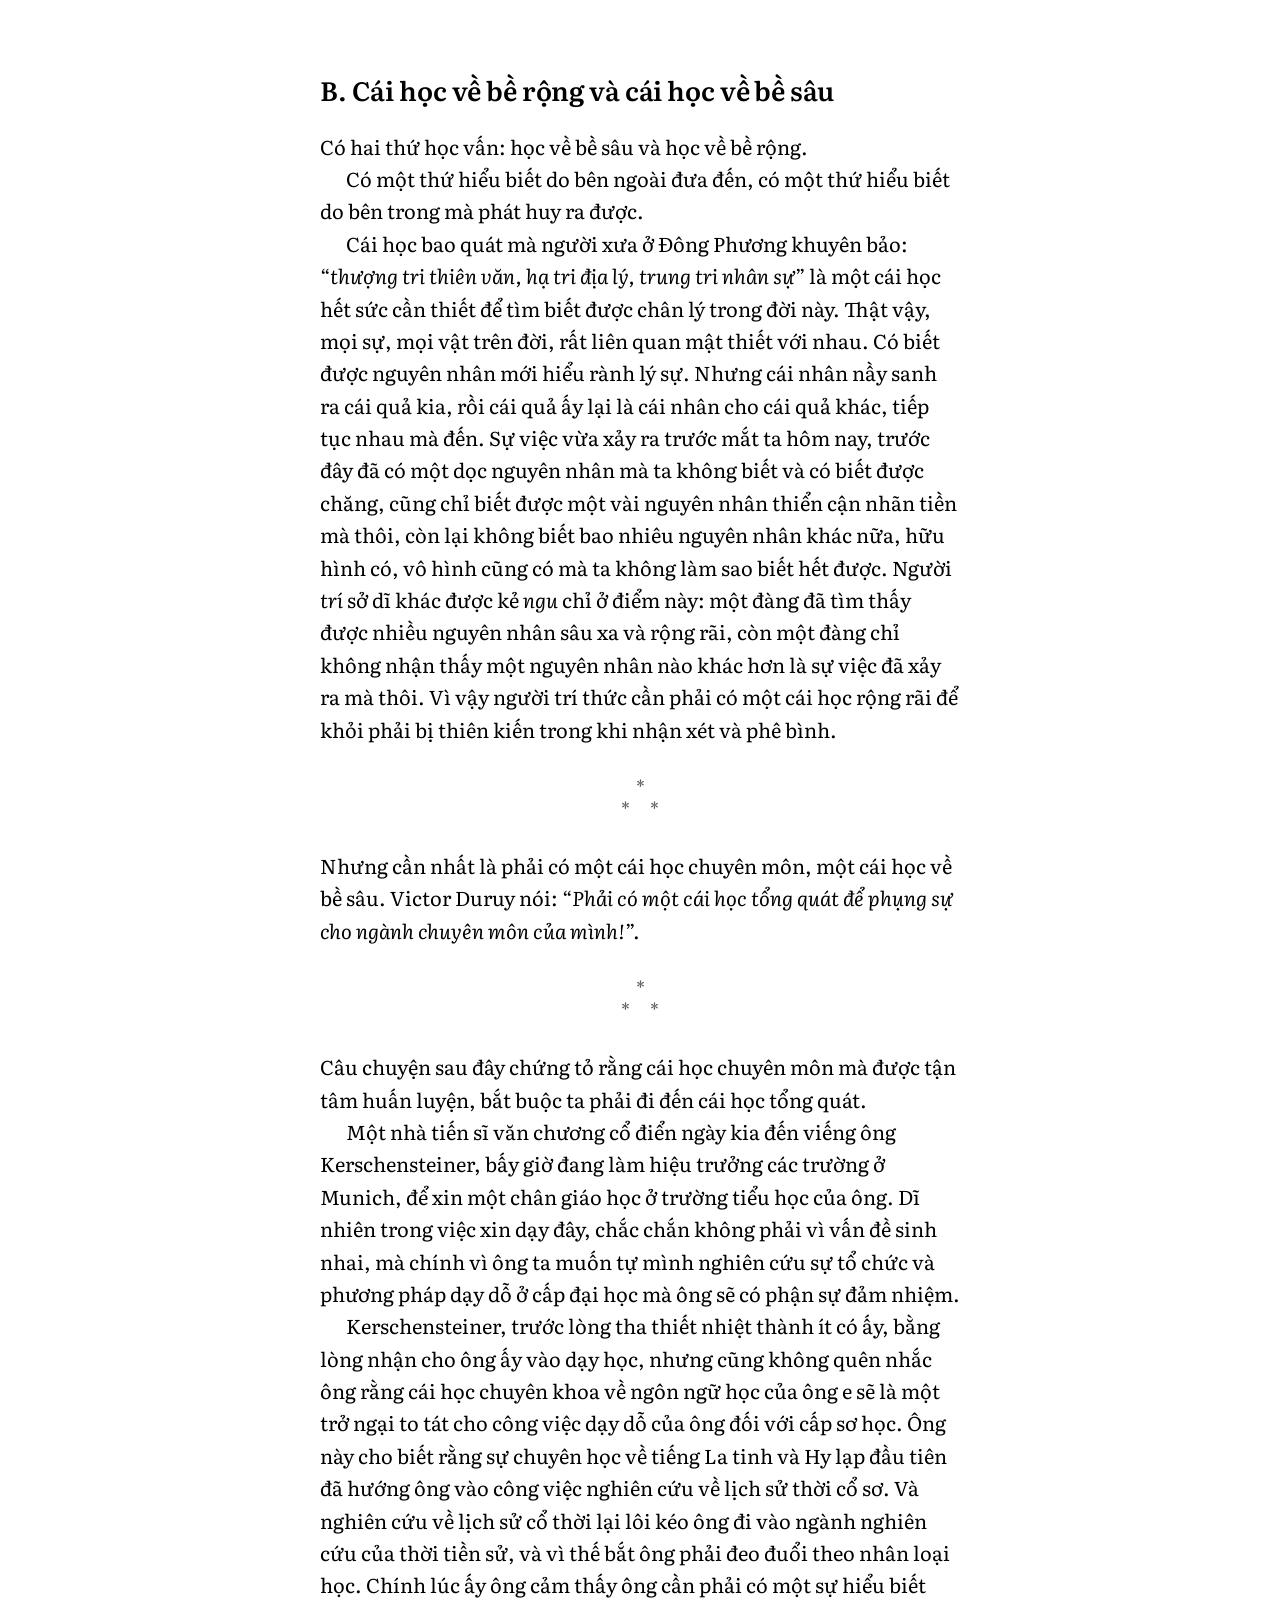
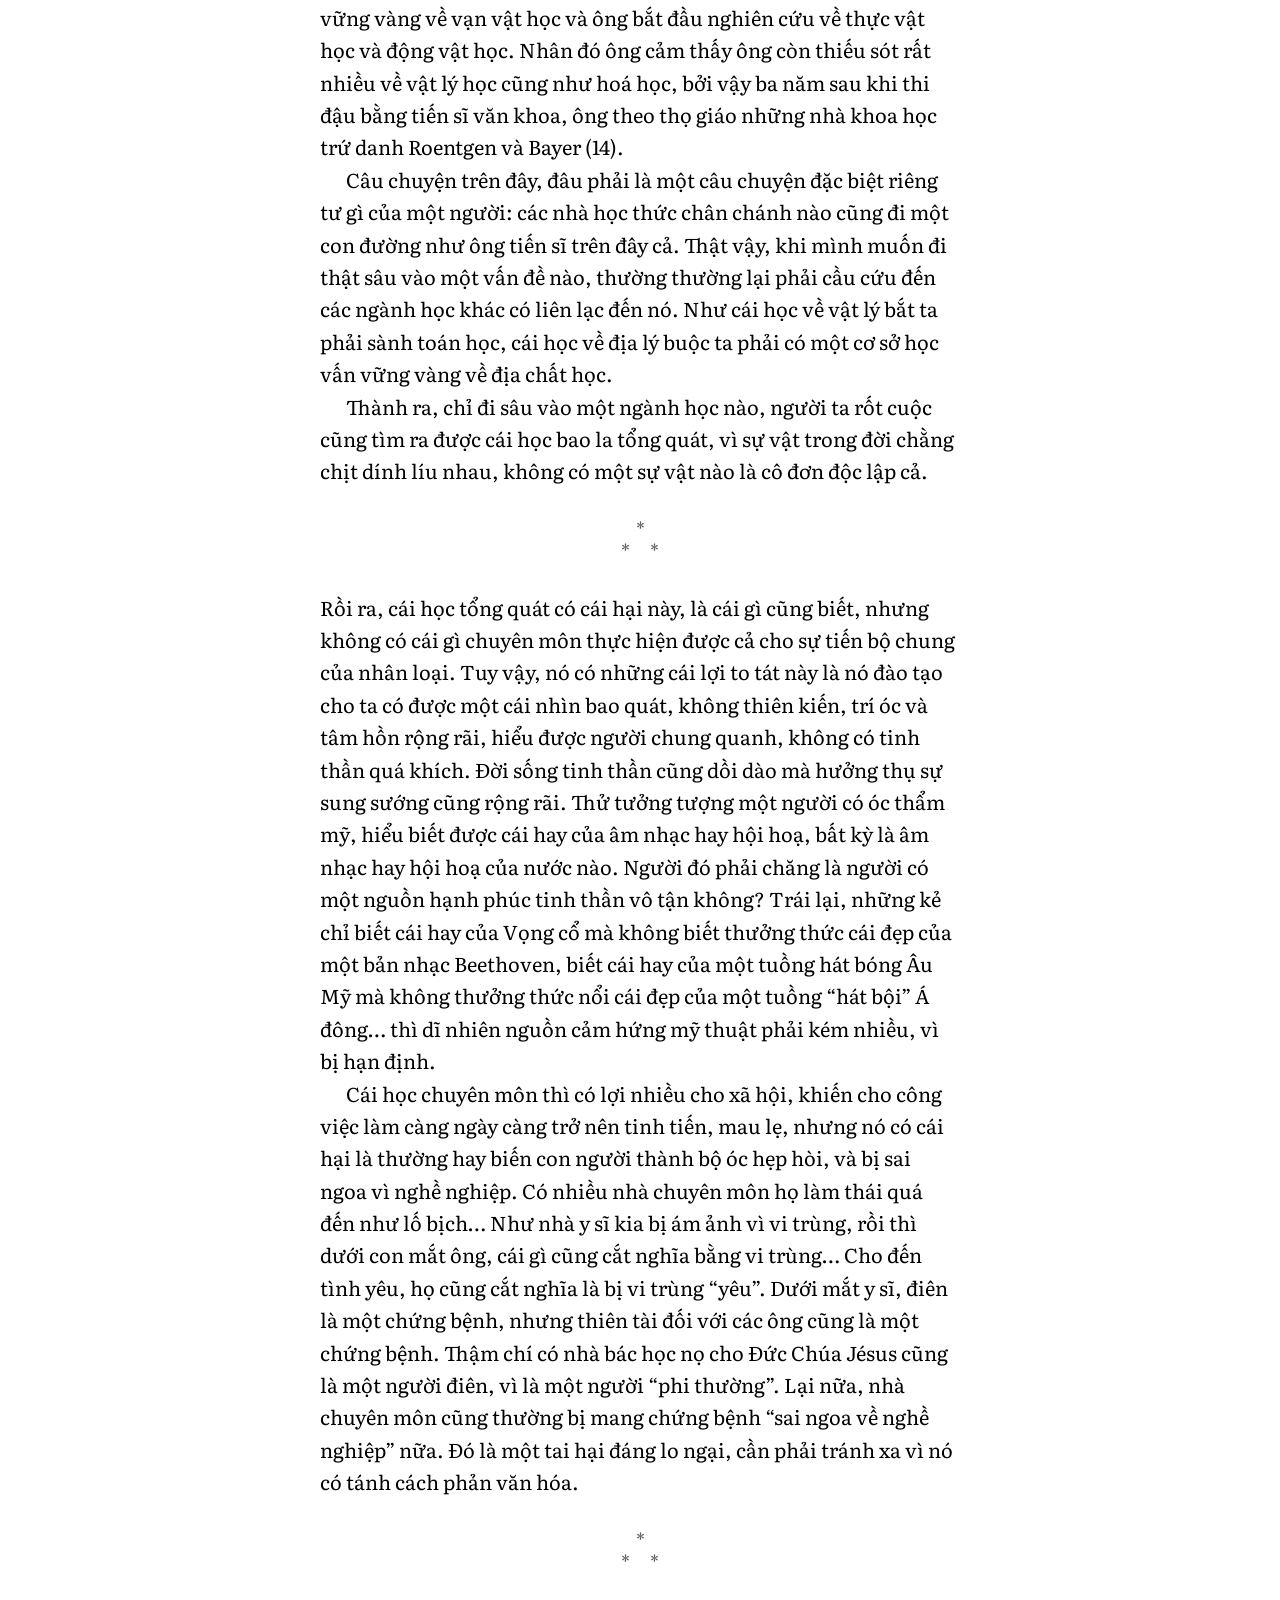
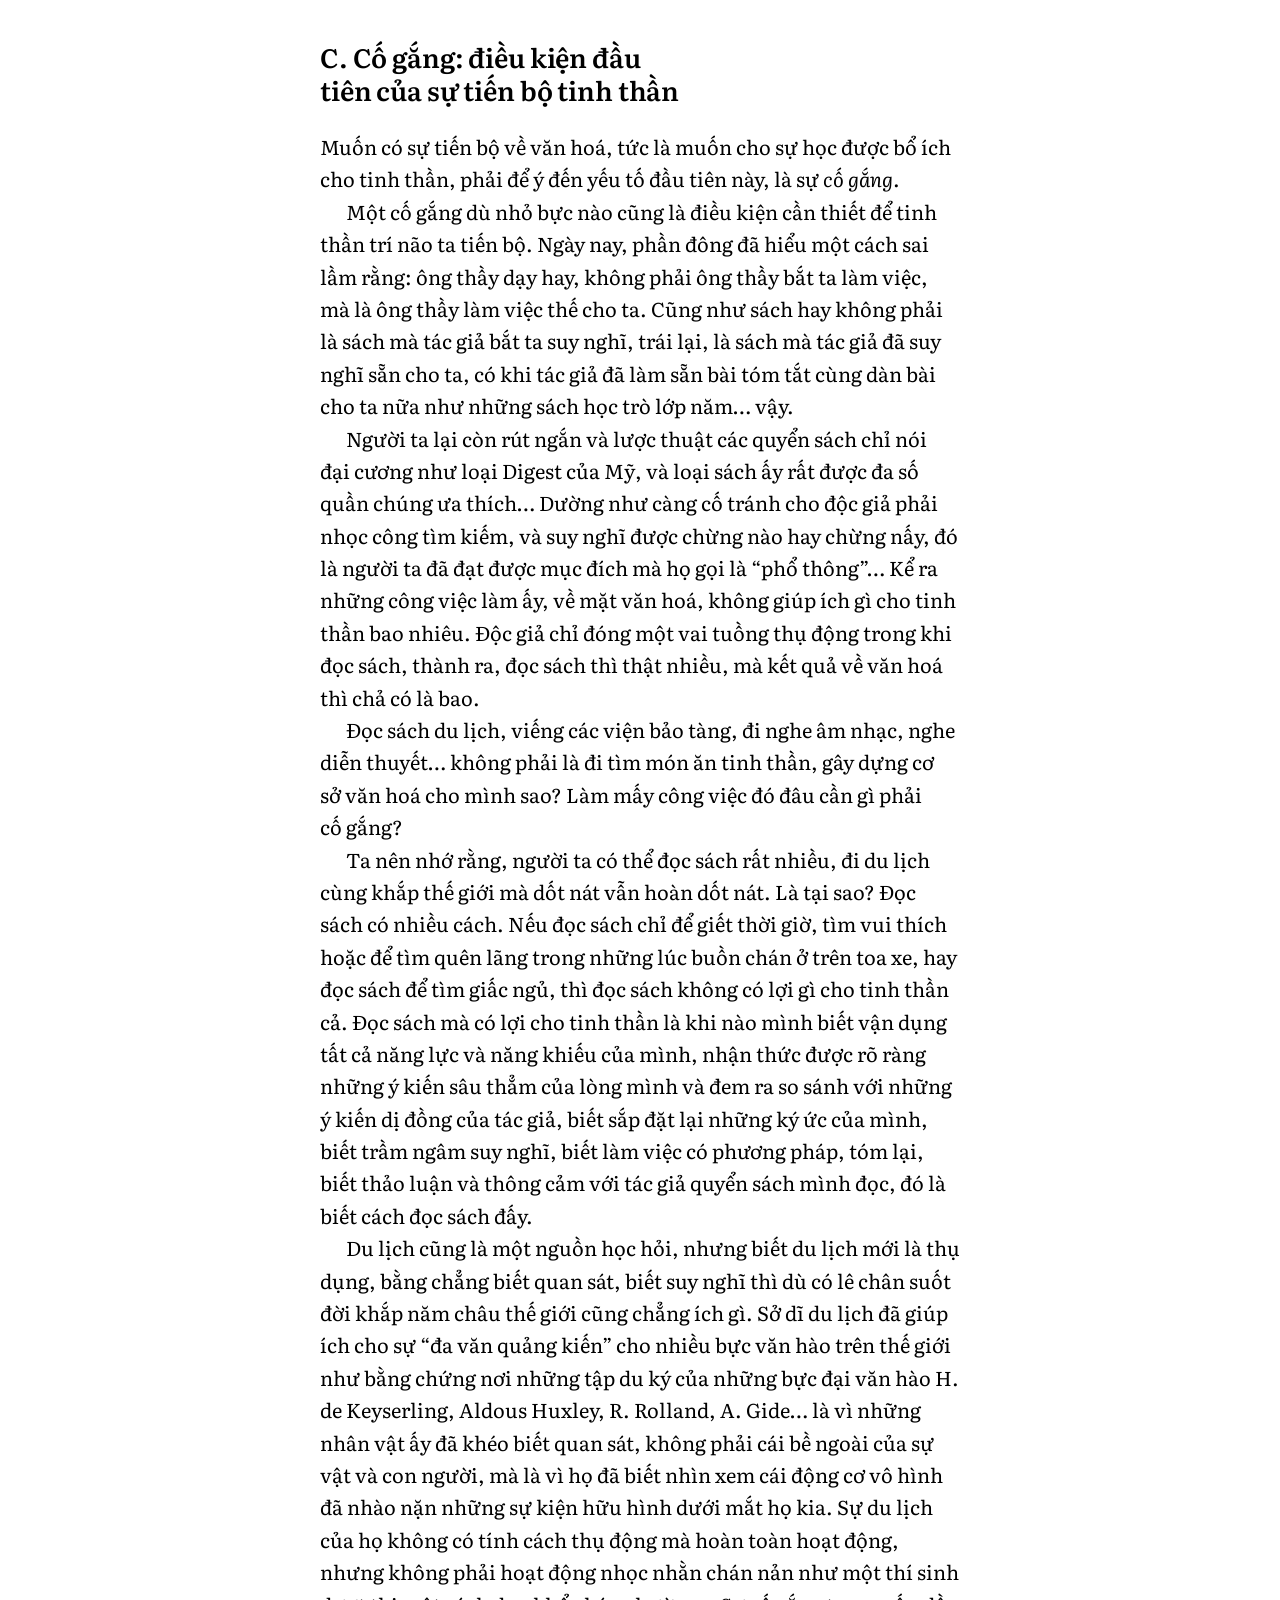
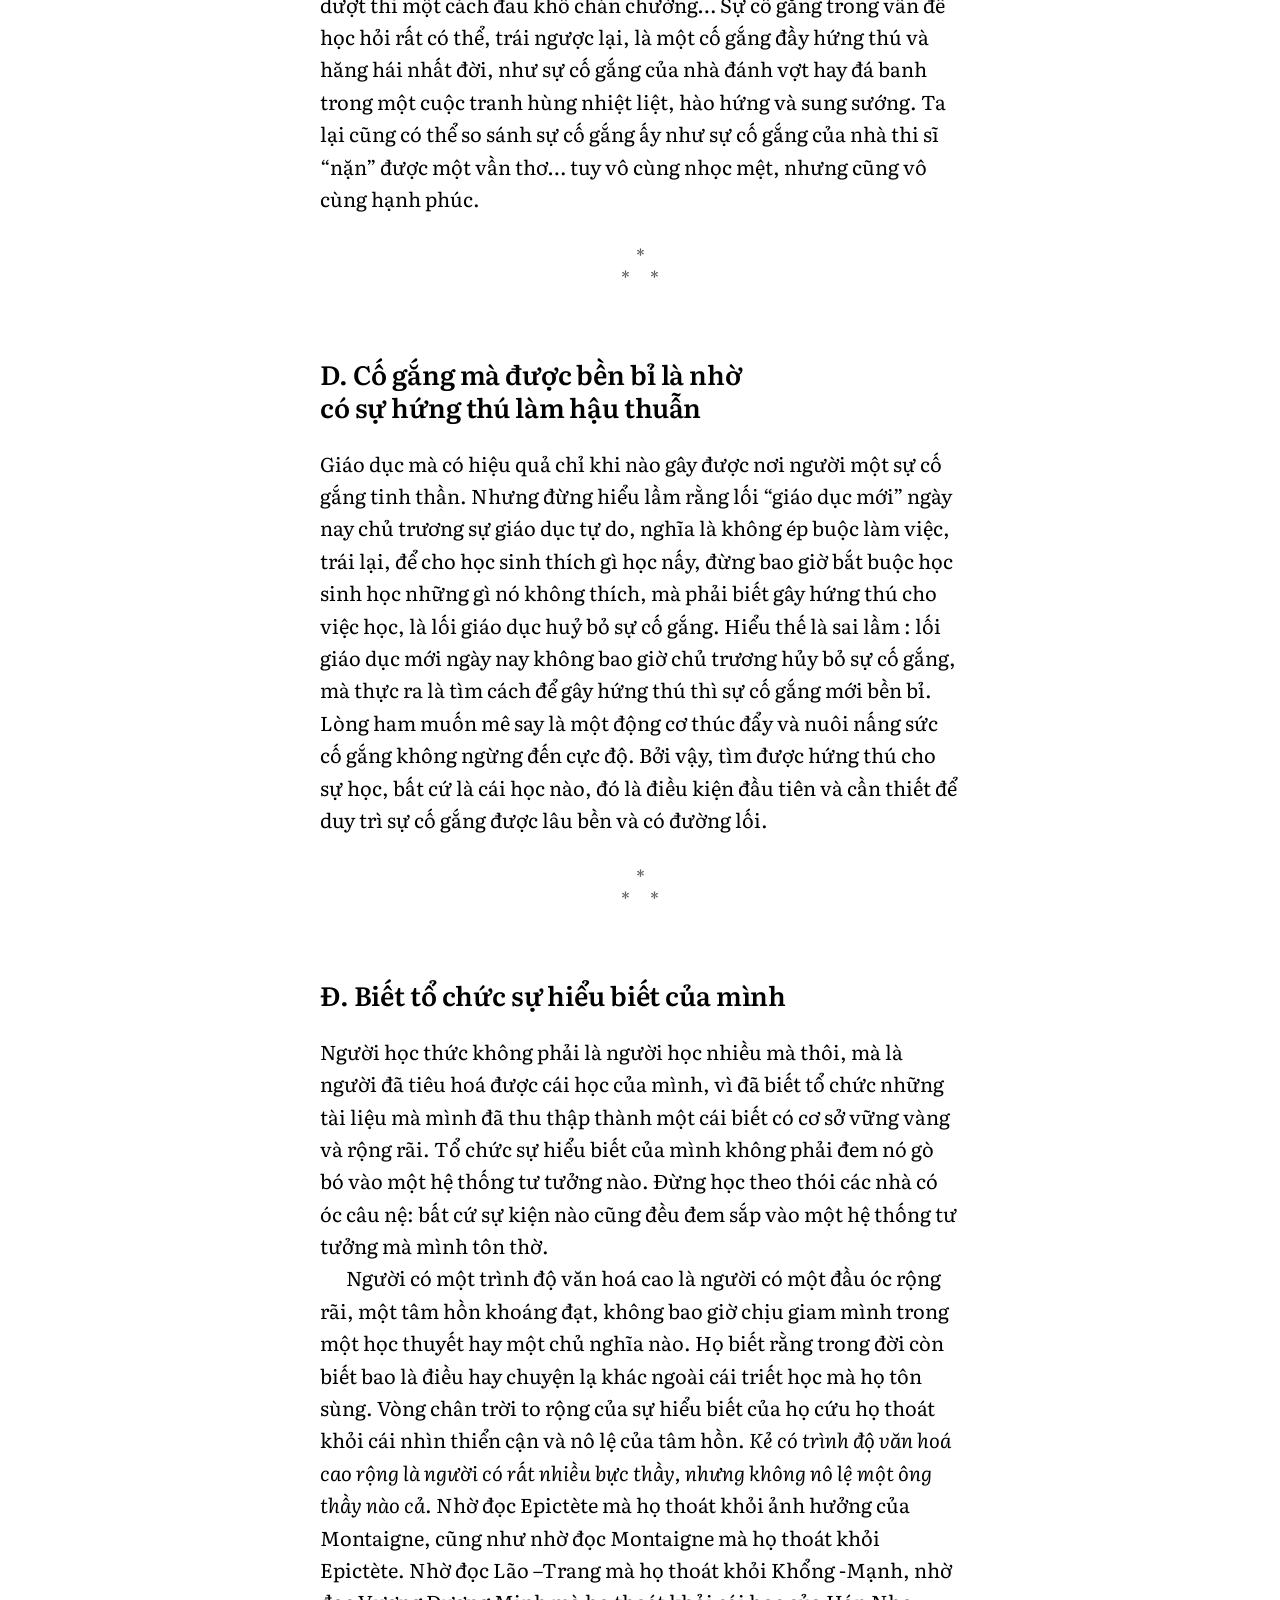
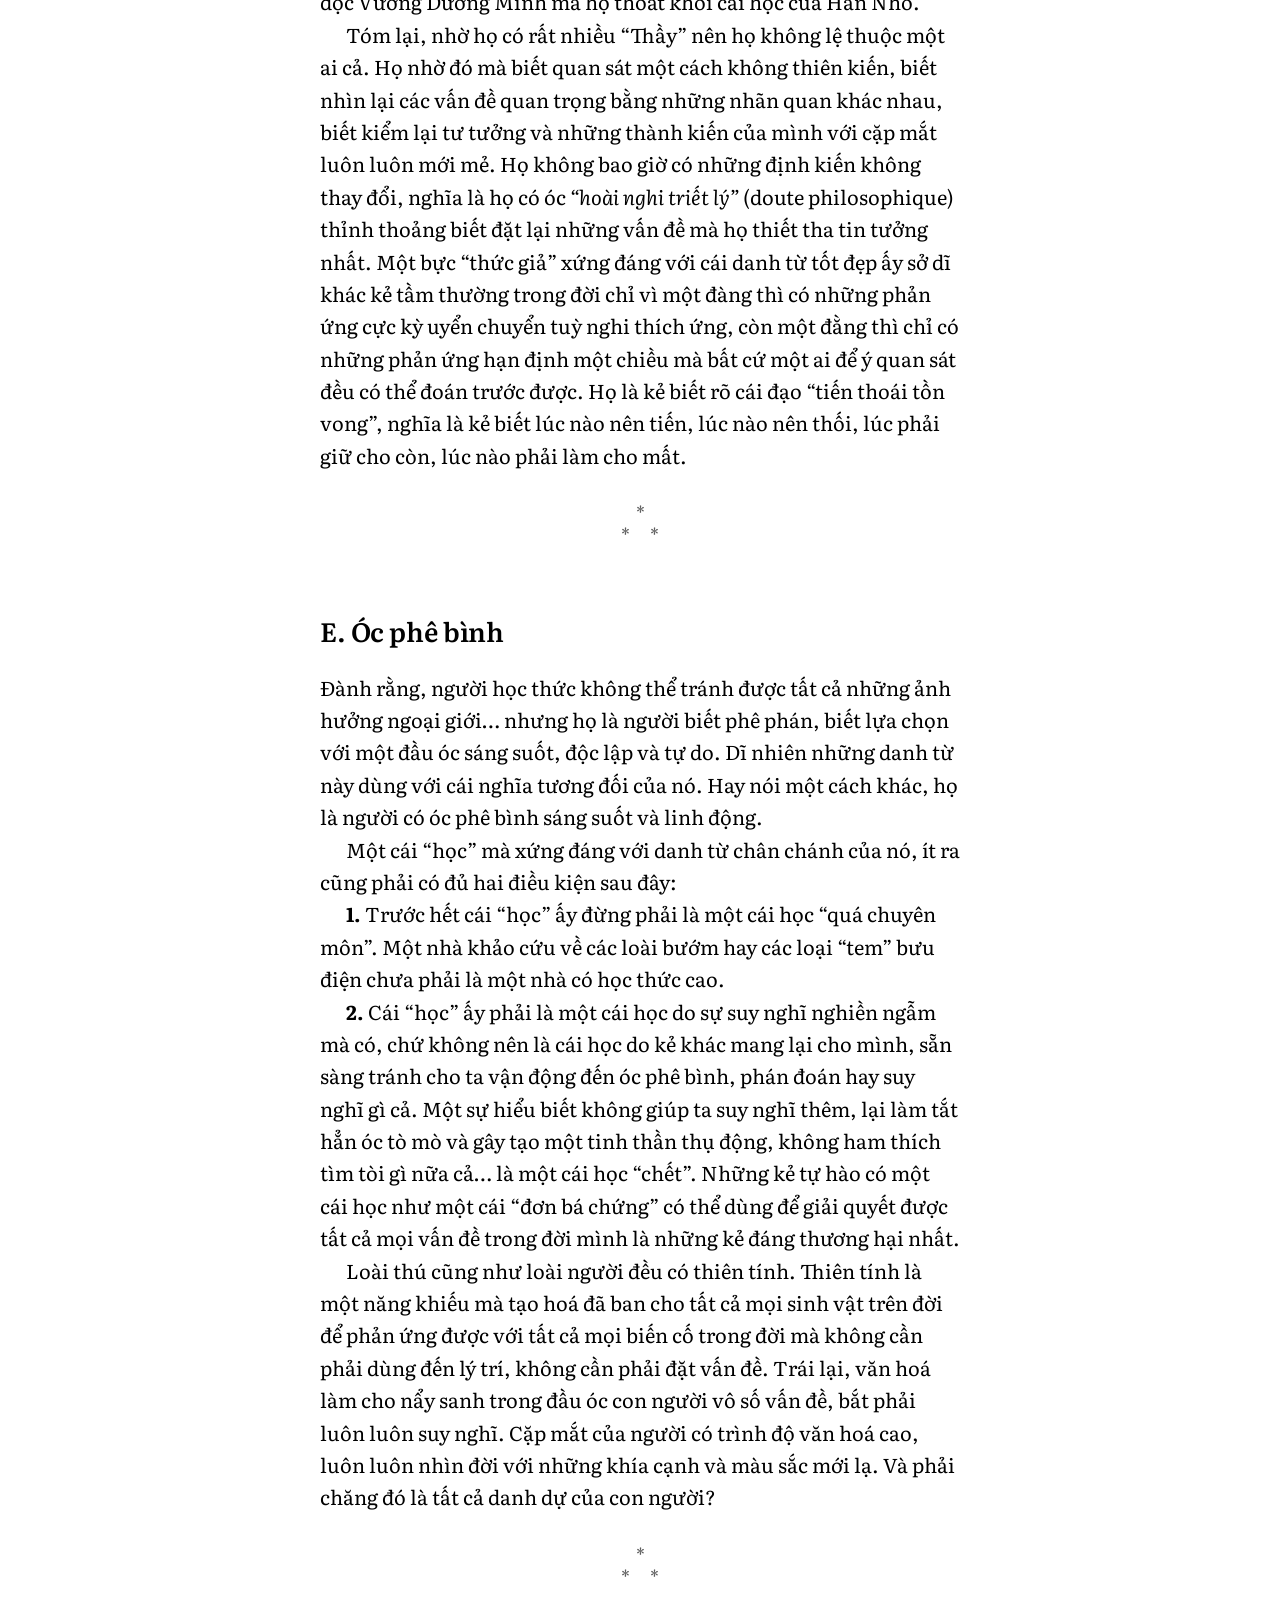
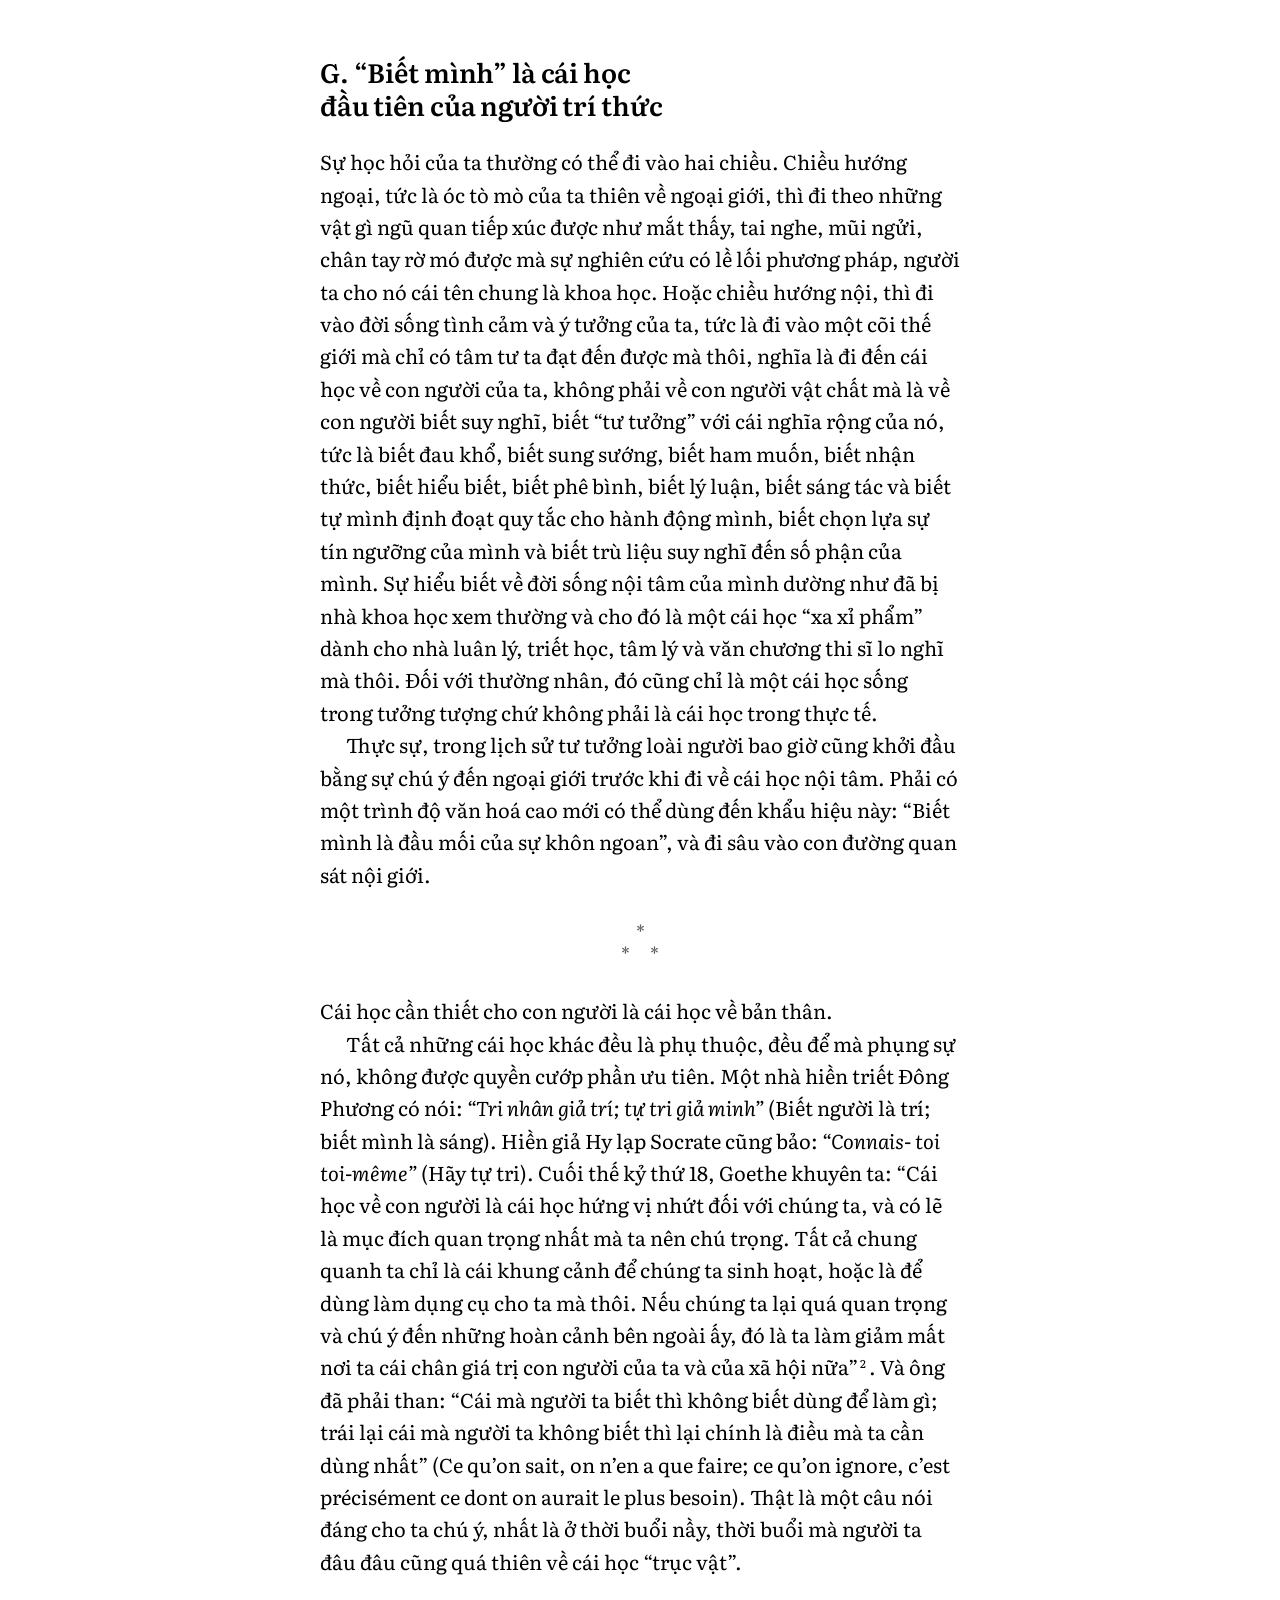
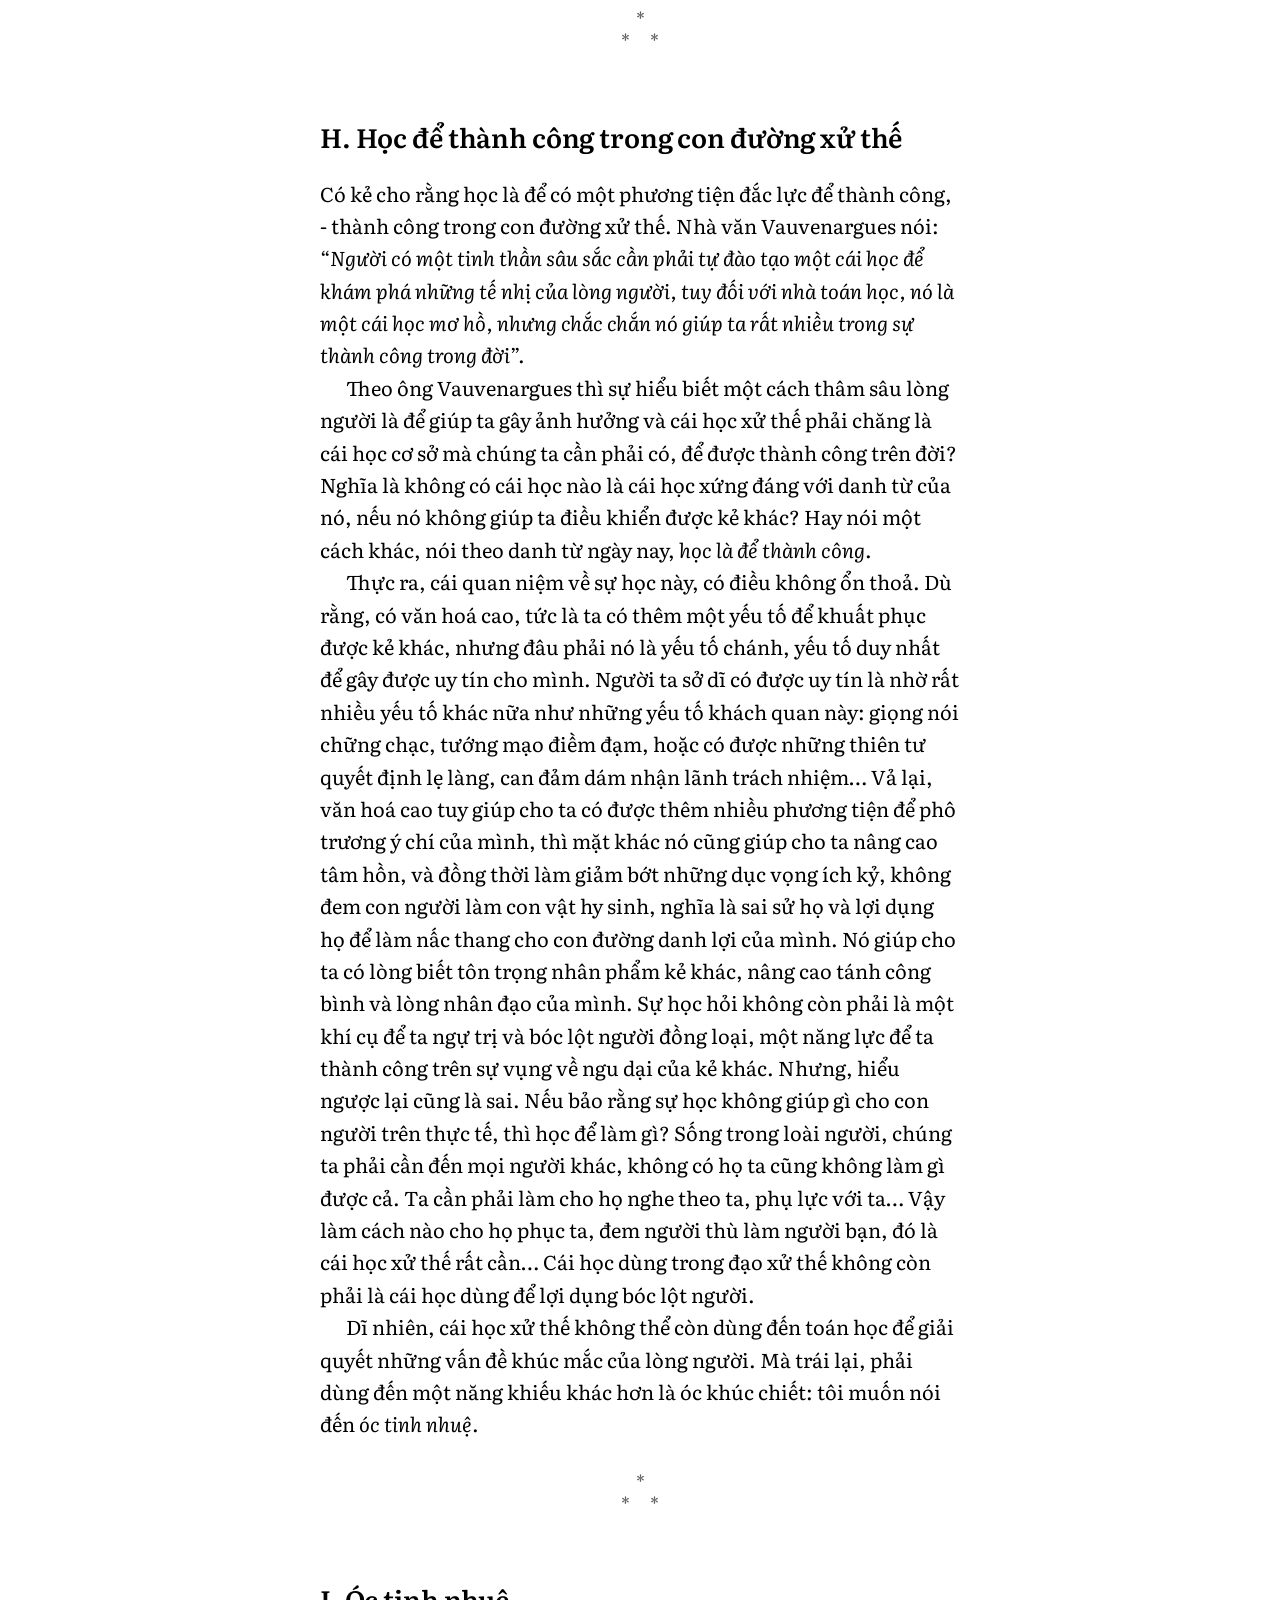
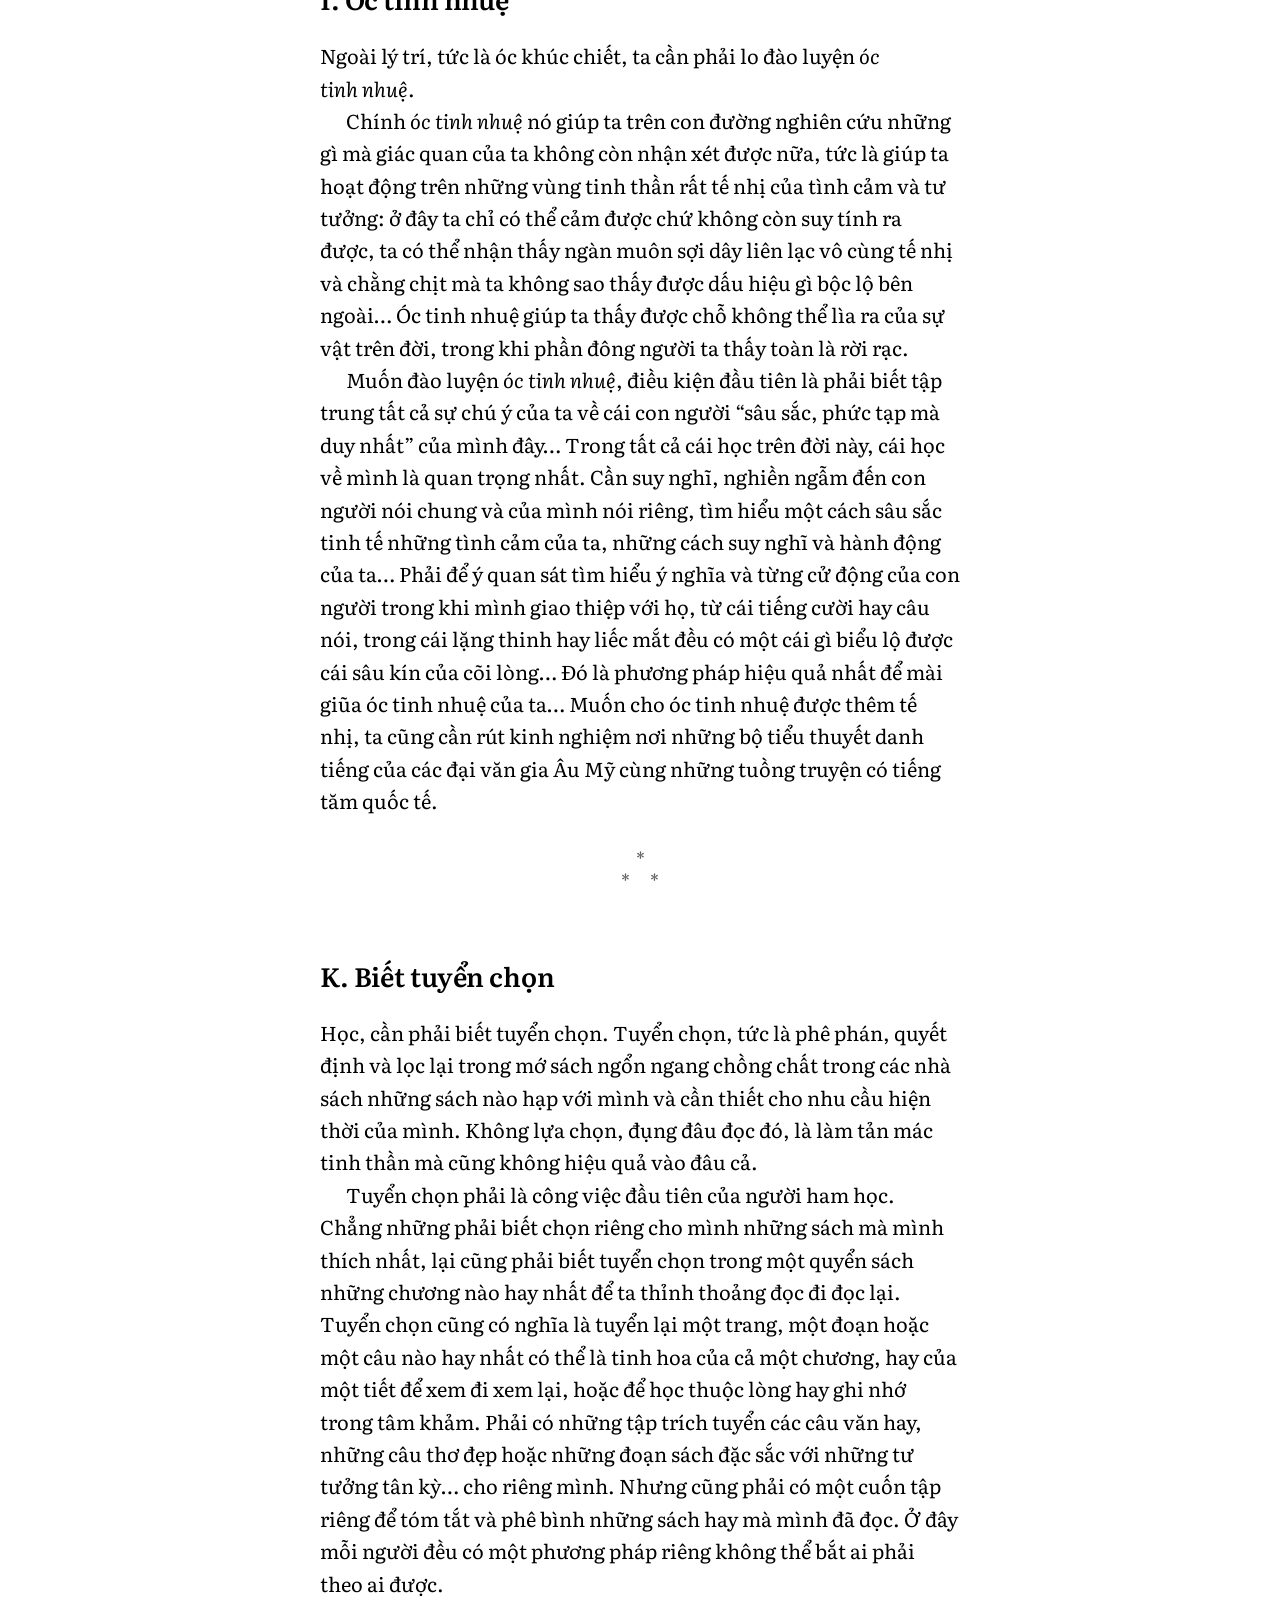
<file: site/chuong-2.html>
<!doctype html>
<html lang="vi">
<head>
<meta charset="utf-8">
<meta name="viewport" content="width=device-width, initial-scale=1">
<meta name="color-scheme" content="light dark">
<meta name="robots" content="noindex, nofollow">
<meta name="theme-color" content="#ffffff" media="(prefers-color-scheme: light)">
<meta name="theme-color" content="#000000" media="(prefers-color-scheme: dark)">
<title>Chương thứ hai: Những yếu tố chính | Tôi tự học</title>
<script>
(function () {
  var d = document.documentElement;
  try {
    var t = localStorage.getItem("tth-theme");
    if (t === "dark" || t === "light") d.dataset.theme = t;
    var s = localStorage.getItem("tth-size");
    if (s) d.dataset.size = s;
  } catch (e) {}
})();
</script>
<link rel="stylesheet" href="assets/style.css">
</head>
<body data-slug="chuong-2" data-title="Những yếu tố chính">
<header class="bar">
  <a class="bar-link" href="index.html">Mục lục</a>
  <div class="bar-tools">
    <span class="size" role="group" aria-label="Cỡ chữ"><button type="button" data-action="smaller" aria-label="Chữ nhỏ hơn">A−</button><button type="button" data-action="larger" aria-label="Chữ lớn hơn">A+</button></span>
    <button type="button" class="theme" data-action="theme">Nền đen</button>
  </div>
</header>
<main class="page">
<header class="opener">
<p class="label">Chương thứ hai</p><h1 class="title">Những yếu tố chính</h1>
</header>
<details class="contents">
<summary>Trong chương này</summary>
<ul>
<li class=""><a href="#a-hoc-van-va-thoi-gian">A. Học vấn và thời gian</a></li>
<li class=""><a href="#b-cai-hoc-ve-be-rong-va-cai-hoc-ve-be-sau">B. Cái học về bề rộng và cái học về bề sâu</a></li>
<li class=""><a href="#c-co-gang-dieu-kien-dau-tien-cua-su-tien-bo-tinh-than">C. Cố gắng: điều kiện đầu tiên của sự tiến bộ tinh thần</a></li>
<li class=""><a href="#d-co-gang-ma-duoc-ben-bi-la-nho-co-su-hung-thu-lam-hau-thuan">D. Cố gắng mà được bền bỉ là nhờ có sự hứng thú làm hậu thuẫn</a></li>
<li class=""><a href="#d-biet-to-chuc-su-hieu-biet-cua-minh">Đ. Biết tổ chức sự hiểu biết của mình</a></li>
<li class=""><a href="#e-oc-phe-binh">E. Óc phê bình</a></li>
<li class=""><a href="#g-biet-minh-la-cai-hoc-dau-tien-cua-nguoi-tri-thuc">G. “Biết mình” là cái học đầu tiên của người trí thức</a></li>
<li class=""><a href="#h-hoc-de-thanh-cong-trong-con-duong-xu-the">H. Học để thành công trong con đường xử thế</a></li>
<li class=""><a href="#i-oc-tinh-nhue">I. Óc tinh nhuệ</a></li>
<li class=""><a href="#k-biet-tuyen-chon">K. Biết tuyển chọn</a></li>
</ul>
</details>
<article class="text">
<h2 id="a-hoc-van-va-thoi-gian">A. Học vấn và thời gian</h2>
<p>Trang Tử nói: “Đời sống ta có hạn mà sự học hỏi thì vô hạn…”. Đời bấy giờ mà ông còn nói thế, thì sống vào đời nay phải như thế nào? Khoa học đã đi đến trình độ cực kỳ phức tạp và sâu rộng, dẫu là bực thông minh đến đâu cũng không dám nói: Óc tôi có thể chứa được tất cả cái học hiện thời. Người như Trang Tử mà Tư Mã Thiên bảo là có một cái học thông kim bác cổ, vậy mà còn phải nói thế. Ta cứ nhìn kỹ chung quanh từng ngành học, sẽ thấy sự tăng gia của nó trong mấy năm gần đây mà ngợp. Dù cho ta có thể đầu thai mấy ngàn kiếp cũng không sao chứa được hết cái học của con người, ngay trong mỗi một ngành học nào cũng vậy.</p>
<p>Sự học càng ngày càng tăng, mà thời giờ con người càng ngày càng thâu hẹp. Đừng nói thời giờ rỗi rãi của ta ngày nay có nhiều… Lấy ngay một cái nghề giáo sư cũng đủ thấy ngày giờ của mình đã mất hết. Dù ta bỏ hết thời giờ của ta không sao có đủ để nghiên cứu học hỏi cho tinh chuyên. Nghề y sĩ, nghề kỹ sư… và bất luận là nghề nào, muốn học đến chỗ tinh vi của nó, đều phải mất thời giờ không ít. Thế là sự học càng tăng thì thời giờ để thu thập nó lại càng hẹp.</p>
<div class="break" aria-hidden="true"><span>*</span><span>*&#8195;*</span></div>
<p>Thật là một sự mâu thuẫn đau đớn cho những người ham học như chúng ta. Trước vấn đề khó giải này ta phải đối phó cách nào?</p>
<p>Chắc chắn là chúng ta không nên giải quyết một cách tiêu cực như hạng “dốt kim thời” này: họ viện lẽ “bể học mênh mông mà thời giờ không có đủ…vậy tốt hơn việc nhà mình mình biết, ghé mắt vào việc nhà kẻ khác để làm gì? Học làm gì, rút cuộc cũng không hiểu biết gì hơn người không học… Socrate há không có nói: “Điều mà ta biết rõ nhất là ta không biết gì cả!”<sup><a class="fn" href="#chu-thich-1" id="ref-1" data-n="1" aria-label="Chú thích 1">1</a></sup> hay sao?”</p>
<p>Hạng “dốt” này, may thay, chỉ là một phần tử rất ít trong xã hội ngày nay. Nói thế, đâu phải chỉ có đời nay mới có hạng người này mà thôi. Đời nào cũng có cả. Nhưng có điều là hạng “dốt kim thời” này họ dốt và biết biện hộ sự dốt nát của họ: họ viện đủ lẽ, nào là khoa học phá sản, nào là sức hiểu biết của trí não thì hữu hạn còn sự hiểu biết của loài người thì vô biên… Nói cho đúng, họ là hạng dốt, có “triết lý”. Họ lý sự lắm và tìm đủ cách để biện hộ sự khuất phục của họ trước vấn đề học hỏi.</p>
<div class="break" aria-hidden="true"><span>*</span><span>*&#8195;*</span></div>
<p>Lại còn có một hạng người phản đối hạng trên. Họ nhất định không chịu khoanh tay chịu dốt… Nhưng cẩn thận hơn, họ quyết định chọn một vài sự hiểu biết nào mà họ thích nhất, rồi bám lấy, ngăn tường đắp luỹ, đem tất cả thời giờ và tâm trí họ để nghiên cứu một cách sâu xa triệt để hơn. Đấy là giải pháp của <em>nhà chuyên môn</em>. Hạng người này hiện thời rất đông. Bất cứ là đi vào giới trí thức nào ta luôn luôn đụng chạm với những nhà thông thái “trong tháp ngà” ấy. Một ông kỹ sư cầu cống không biết gì cả đến các phong trào văn nghệ trong nước, cũng không đủ sức hiểu biết một bài thơ hay. Một bác sĩ y khoa không bao giờ đọc sách triết học, hay văn chương. Một kịch gia suốt đời không đọc một quyển sách về khoa học thực dụng…</p>
<p>Ngoài các ngành chuyên môn của họ, họ không buồn biết đến việc gì ngoài chỗ sở trường của họ. Họ cũng là hạng người công nhận sự bất lực của trí não con người trước vấn đề mênh mông của sự học hỏi. Nhưng, thay vì như anh “dốt kim thời” trên đây bó tay chịu dốt, thì họ lại quyết định chọn con đường cô lập và chuyên môn. Tuy vậy, hạng người này đáng mến hơn hạng người trên đây, nhất là họ dễ thương hơn hạng người “ngụy trí thức” sau đây.</p>
<p>Hạng người <em>“ngụy bác học”</em> hay <em>“ngụy trí thức”</em> lại cũng là nạn nhân của vấn đề nan giải trên đây: cái học thì vô cùng mà thời gian thì có hạn. Họ không chịu dốt, nhưng họ cũng không có đủ can đảm làm nhà chuyên môn. Họ là hạng người “dở dở ương ương”: cái gì cũng biết, nhưng không có cái gì thực biết. Đấy cũng là lối học ở nhà trường đã đào tạo một hạng người “bác học nửa mùa”. Sách gì họ cũng đọc… nhưng mà họ chỉ đọc phớt qua như con bướm giỡn hoa… Họ bàn đến nguyên tử lực, họ nói chuyện Einstein và thuyết tương đối, họ bàn đến Vô Vi của Lão Tử, họ luận về tam giáo, sành chánh trị, kinh tế… không có câu chuyện gì là không thấy họ phê bình chỉ trích như một kẻ chuyên môn. Những nhà “bác học nửa mùa” này hiện thời đã chiếm gần hơn chín mươi phần trăm nhân loại. Chế độ dân chủ cho phép họ nghênh ngang múa mép trong khắp các ngành hoạt động xã hội. Những báo chí, những sách phổ thông viết một cách hối hả của những “học giả nửa mùa” là những “tội nhân” đã đào tạo ra hạng người này, nhất là cái học “bách khoa” của chương trình giáo dục hiện thời.</p>
<p>Hạng “ngụy trí thức” này thật là cả một tai vạ cho xã hội hiện thời. Đối với hạng dốt và hạng chuyên môn trên đây, họ là hạng người bêu xấu sự học, hạng người đáng ghét nhất. Dân chúng thiếu học thường bị bọn người này loè bịp. Kẻ nào múa môi lẻo mép nhất, thường được quần chúng hoan nghênh… Và chính họ là kẻ dẫn dân chúng vào những con đường phiêu lưu tăm tối của lịch sử sau này.</p>
<div class="break" aria-hidden="true"><span>*</span><span>*&#8195;*</span></div>
<h2 id="b-cai-hoc-ve-be-rong-va-cai-hoc-ve-be-sau">B. Cái học về bề rộng và cái học về bề sâu</h2>
<p>Có hai thứ học vấn: học về bề sâu và học về bề rộng.</p>
<p>Có một thứ hiểu biết do bên ngoài đưa đến, có một thứ hiểu biết do bên trong mà phát huy ra được.</p>
<p>Cái học bao quát mà người xưa ở Đông Phương khuyên bảo: “<em>thượng tri thiên văn, hạ tri địa lý, trung tri nhân sự</em>” là một cái học hết sức cần thiết để tìm biết được chân lý trong đời này. Thật vậy, mọi sự, mọi vật trên đời, rất liên quan mật thiết với nhau. Có biết được nguyên nhân mới hiểu rành lý sự. Nhưng cái nhân nầy sanh ra cái quả kia, rồi cái quả ấy lại là cái nhân cho cái quả khác, tiếp tục nhau mà đến. Sự việc vừa xảy ra trước mắt ta hôm nay, trước đây đã có một dọc nguyên nhân mà ta không biết và có biết được chăng, cũng chỉ biết được một vài nguyên nhân thiển cận nhãn tiền mà thôi, còn lại không biết bao nhiêu nguyên nhân khác nữa, hữu hình có, vô hình cũng có mà ta không làm sao biết hết được. Người <em>trí</em> sở dĩ khác được kẻ <em>ngu</em> chỉ ở điểm này: một đàng đã tìm thấy được nhiều nguyên nhân sâu xa và rộng rãi, còn một đàng chỉ không nhận thấy một nguyên nhân nào khác hơn là sự việc đã xảy ra mà thôi. Vì vậy người trí thức cần phải có một cái học rộng rãi để khỏi phải bị thiên kiến trong khi nhận xét và phê bình.</p>
<div class="break" aria-hidden="true"><span>*</span><span>*&#8195;*</span></div>
<p>Nhưng cần nhất là phải có một cái học chuyên môn, một cái học về bề sâu. Victor Duruy nói: “<em>Phải có một cái học tổng quát để phụng sự cho ngành chuyên môn của mình!</em>”.</p>
<div class="break" aria-hidden="true"><span>*</span><span>*&#8195;*</span></div>
<p>Câu chuyện sau đây chứng tỏ rằng cái học chuyên môn mà được tận tâm huấn luyện, bắt buộc ta phải đi đến cái học tổng quát.</p>
<p>Một nhà tiến sĩ văn chương cổ điển ngày kia đến viếng ông Kerschensteiner, bấy giờ đang làm hiệu trưởng các trường ở Munich, để xin một chân giáo học ở trường tiểu học của ông. Dĩ nhiên trong việc xin dạy đây, chắc chắn không phải vì vấn đề sinh nhai, mà chính vì ông ta muốn tự mình nghiên cứu sự tổ chức và phương pháp dạy dỗ ở cấp đại học mà ông sẽ có phận sự đảm nhiệm.</p>
<p>Kerschensteiner, trước lòng tha thiết nhiệt thành ít có ấy, bằng lòng nhận cho ông ấy vào dạy học, nhưng cũng không quên nhắc ông rằng cái học chuyên khoa về ngôn ngữ học của ông e sẽ là một trở ngại to tát cho công việc dạy dỗ của ông đối với cấp sơ học. Ông này cho biết rằng sự chuyên học về tiếng La tinh và Hy lạp đầu tiên đã hướng ông vào công việc nghiên cứu về lịch sử thời cổ sơ. Và nghiên cứu về lịch sử cổ thời lại lôi kéo ông đi vào ngành nghiên cứu của thời tiền sử, và vì thế bắt ông phải đeo đuổi theo nhân loại học. Chính lúc ấy ông cảm thấy ông cần phải có một sự hiểu biết vững vàng về vạn vật học và ông bắt đầu nghiên cứu về thực vật học và động vật học. Nhân đó ông cảm thấy ông còn thiếu sót rất nhiều về vật lý học cũng như hoá học, bởi vậy ba năm sau khi thi đậu bằng tiến sĩ văn khoa, ông theo thọ giáo những nhà khoa học trứ danh Roentgen và Bayer (14).</p>
<p>Câu chuyện trên đây, đâu phải là một câu chuyện đặc biệt riêng tư gì của một người: các nhà học thức chân chánh nào cũng đi một con đường như ông tiến sĩ trên đây cả. Thật vậy, khi mình muốn đi thật sâu vào một vấn đề nào, thường thường lại phải cầu cứu đến các ngành học khác có liên lạc đến nó. Như cái học về vật lý bắt ta phải sành toán học, cái học về địa lý buộc ta phải có một cơ sở học vấn vững vàng về địa chất học.</p>
<p>Thành ra, chỉ đi sâu vào một ngành học nào, người ta rốt cuộc cũng tìm ra được cái học bao la tổng quát, vì sự vật trong đời chằng chịt dính líu nhau, không có một sự vật nào là cô đơn độc lập cả.</p>
<div class="break" aria-hidden="true"><span>*</span><span>*&#8195;*</span></div>
<p>Rồi ra, cái học tổng quát có cái hại này, là cái gì cũng biết, nhưng không có cái gì chuyên môn thực hiện được cả cho sự tiến bộ chung của nhân loại. Tuy vậy, nó có những cái lợi to tát này là nó đào tạo cho ta có được một cái nhìn bao quát, không thiên kiến, trí óc và tâm hồn rộng rãi, hiểu được người chung quanh, không có tinh thần quá khích. Đời sống tinh thần cũng dồi dào mà hưởng thụ sự sung sướng cũng rộng rãi. Thử tưởng tượng một người có óc thẩm mỹ, hiểu biết được cái hay của âm nhạc hay hội hoạ, bất kỳ là âm nhạc hay hội hoạ của nước nào. Người đó phải chăng là người có một nguồn hạnh phúc tinh thần vô tận không? Trái lại, những kẻ chỉ biết cái hay của Vọng cổ mà không biết thưởng thức cái đẹp của một bản nhạc Beethoven, biết cái hay của một tuồng hát bóng Âu Mỹ mà không thưởng thức nổi cái đẹp của một tuồng “hát bội” Á đông… thì dĩ nhiên nguồn cảm hứng mỹ thuật phải kém nhiều, vì bị hạn định.</p>
<p>Cái học chuyên môn thì có lợi nhiều cho xã hội, khiến cho công việc làm càng ngày càng trở nên tinh tiến, mau lẹ, nhưng nó có cái hại là thường hay biến con người thành bộ óc hẹp hòi, và bị sai ngoa vì nghề nghiệp. Có nhiều nhà chuyên môn họ làm thái quá đến như lố bịch… Như nhà y sĩ kia bị ám ảnh vì vi trùng, rồi thì dưới con mắt ông, cái gì cũng cắt nghĩa bằng vi trùng… Cho đến tình yêu, họ cũng cắt nghĩa là bị vi trùng “yêu”. Dưới mắt y sĩ, điên là một chứng bệnh, nhưng thiên tài đối với các ông cũng là một chứng bệnh. Thậm chí có nhà bác học nọ cho Đức Chúa Jésus cũng là một người điên, vì là một người “phi thường”. Lại nữa, nhà chuyên môn cũng thường bị mang chứng bệnh “sai ngoa về nghề nghiệp” nữa. Đó là một tai hại đáng lo ngại, cần phải tránh xa vì nó có tánh cách phản văn hóa.</p>
<div class="break" aria-hidden="true"><span>*</span><span>*&#8195;*</span></div>
<h2 id="c-co-gang-dieu-kien-dau-tien-cua-su-tien-bo-tinh-than">C. Cố gắng: điều kiện đầu tiên của sự tiến bộ tinh thần</h2>
<p>Muốn có sự tiến bộ về văn hoá, tức là muốn cho sự học được bổ ích cho tinh thần, phải để ý đến yếu tố đầu tiên này, là sự <em>cố gắng</em>.</p>
<p>Một cố gắng dù nhỏ bực nào cũng là điều kiện cần thiết để tinh thần trí não ta tiến bộ. Ngày nay, phần đông đã hiểu một cách sai lầm rằng: ông thầy dạy hay, không phải ông thầy bắt ta làm việc, mà là ông thầy làm việc thế cho ta. Cũng như sách hay không phải là sách mà tác giả bắt ta suy nghĩ, trái lại, là sách mà tác giả đã suy nghĩ sẵn cho ta, có khi tác giả đã làm sẵn bài tóm tắt cùng dàn bài cho ta nữa như những sách học trò lớp năm… vậy.</p>
<p>Người ta lại còn rút ngắn và lược thuật các quyển sách chỉ nói đại cương như loại Digest của Mỹ, và loại sách ấy rất được đa số quần chúng ưa thích… Dường như càng cố tránh cho độc giả phải nhọc công tìm kiếm, và suy nghĩ được chừng nào hay chừng nấy, đó là người ta đã đạt được mục đích mà họ gọi là “phổ thông”… Kể ra những công việc làm ấy, về mặt văn hoá, không giúp ích gì cho tinh thần bao nhiêu. Độc giả chỉ đóng một vai tuồng thụ động trong khi đọc sách, thành ra, đọc sách thì thật nhiều, mà kết quả về văn hoá thì chả có là bao.</p>
<p>Đọc sách du lịch, viếng các viện bảo tàng, đi nghe âm nhạc, nghe diễn thuyết… không phải là đi tìm món ăn tinh thần, gây dựng cơ sở văn hoá cho mình sao? Làm mấy công việc đó đâu cần gì phải cố gắng?</p>
<p>Ta nên nhớ rằng, người ta có thể đọc sách rất nhiều, đi du lịch cùng khắp thế giới mà dốt nát vẫn hoàn dốt nát. Là tại sao? Đọc sách có nhiều cách. Nếu đọc sách chỉ để giết thời giờ, tìm vui thích hoặc để tìm quên lãng trong những lúc buồn chán ở trên toa xe, hay đọc sách để tìm giấc ngủ, thì đọc sách không có lợi gì cho tinh thần cả. Đọc sách mà có lợi cho tinh thần là khi nào mình biết vận dụng tất cả năng lực và năng khiếu của mình, nhận thức được rõ ràng những ý kiến sâu thẳm của lòng mình và đem ra so sánh với những ý kiến dị đồng của tác giả, biết sắp đặt lại những ký ức của mình, biết trầm ngâm suy nghĩ, biết làm việc có phương pháp, tóm lại, biết thảo luận và thông cảm với tác giả quyển sách mình đọc, đó là biết cách đọc sách đấy.</p>
<p>Du lịch cũng là một nguồn học hỏi, nhưng biết du lịch mới là thụ dụng, bằng chẳng biết quan sát, biết suy nghĩ thì dù có lê chân suốt đời khắp năm châu thế giới cũng chẳng ích gì. Sở dĩ du lịch đã giúp ích cho sự “đa văn quảng kiến” cho nhiều bực văn hào trên thế giới như bằng chứng nơi những tập du ký của những bực đại văn hào H. de Keyserling, Aldous Huxley, R. Rolland, A. Gide… là vì những nhân vật ấy đã khéo biết quan sát, không phải cái bề ngoài của sự vật và con người, mà là vì họ đã biết nhìn xem cái động cơ vô hình đã nhào nặn những sự kiện hữu hình dưới mắt họ kia. Sự du lịch của họ không có tính cách thụ động mà hoàn toàn hoạt động, nhưng không phải hoạt động nhọc nhằn chán nản như một thí sinh dượt thi một cách đau khổ chán chường… Sự cố gắng trong vấn đề học hỏi rất có thể, trái ngược lại, là một cố gắng đầy hứng thú và hăng hái nhất đời, như sự cố gắng của nhà đánh vợt hay đá banh trong một cuộc tranh hùng nhiệt liệt, hào hứng và sung sướng. Ta lại cũng có thể so sánh sự cố gắng ấy như sự cố gắng của nhà thi sĩ “nặn” được một vần thơ… tuy vô cùng nhọc mệt, nhưng cũng vô cùng hạnh phúc.</p>
<div class="break" aria-hidden="true"><span>*</span><span>*&#8195;*</span></div>
<h2 id="d-co-gang-ma-duoc-ben-bi-la-nho-co-su-hung-thu-lam-hau-thuan">D. Cố gắng mà được bền bỉ là nhờ có sự hứng thú làm hậu thuẫn</h2>
<p>Giáo dục mà có hiệu quả chỉ khi nào gây được nơi người một sự cố gắng tinh thần. Nhưng đừng hiểu lầm rằng lối “giáo dục mới” ngày nay chủ trương sự giáo dục tự do, nghĩa là không ép buộc làm việc, trái lại, để cho học sinh thích gì học nấy, đừng bao giờ bắt buộc học sinh học những gì nó không thích, mà phải biết gây hứng thú cho việc học, là lối giáo dục huỷ bỏ sự cố gắng. Hiểu thế là sai lầm : lối giáo dục mới ngày nay không bao giờ chủ trương hủy bỏ sự cố gắng, mà thực ra là tìm cách để gây hứng thú thì sự cố gắng mới bền bỉ. Lòng ham muốn mê say là một động cơ thúc đẩy và nuôi nấng sức cố gắng không ngừng đến cực độ. Bởi vậy, tìm được hứng thú cho sự học, bất cứ là cái học nào, đó là điều kiện đầu tiên và cần thiết để duy trì sự cố gắng được lâu bền và có đường lối.</p>
<div class="break" aria-hidden="true"><span>*</span><span>*&#8195;*</span></div>
<h2 id="d-biet-to-chuc-su-hieu-biet-cua-minh">Đ. Biết tổ chức sự hiểu biết của mình</h2>
<p>Người học thức không phải là người học nhiều mà thôi, mà là người đã tiêu hoá được cái học của mình, vì đã biết tổ chức những tài liệu mà mình đã thu thập thành một cái biết có cơ sở vững vàng và rộng rãi. Tổ chức sự hiểu biết của mình không phải đem nó gò bó vào một hệ thống tư tưởng nào. Đừng học theo thói các nhà có óc câu nệ: bất cứ sự kiện nào cũng đều đem sắp vào một hệ thống tư tưởng mà mình tôn thờ.</p>
<p>Người có một trình độ văn hoá cao là người có một đầu óc rộng rãi, một tâm hồn khoáng đạt, không bao giờ chịu giam mình trong một học thuyết hay một chủ nghĩa nào. Họ biết rằng trong đời còn biết bao là điều hay chuyện lạ khác ngoài cái triết học mà họ tôn sùng. Vòng chân trời to rộng của sự hiểu biết của họ cứu họ thoát khỏi cái nhìn thiển cận và nô lệ của tâm hồn. <em>Kẻ có trình độ văn hoá cao rộng là người có rất nhiều bực thầy, nhưng không nô lệ một ông thầy nào cả</em>. Nhờ đọc Epictète mà họ thoát khỏi ảnh hưởng của Montaigne, cũng như nhờ đọc Montaigne mà họ thoát khỏi Epictète. Nhờ đọc Lão –Trang mà họ thoát khỏi Khổng -Mạnh, nhờ đọc Vương Dương Minh mà họ thoát khỏi cái học của Hán Nho.</p>
<p>Tóm lại, nhờ họ có rất nhiều “Thầy” nên họ không lệ thuộc một ai cả. Họ nhờ đó mà biết quan sát một cách không thiên kiến, biết nhìn lại các vấn đề quan trọng bằng những nhãn quan khác nhau, biết kiểm lại tư tưởng và những thành kiến của mình với cặp mắt luôn luôn mới mẻ. Họ không bao giờ có những định kiến không thay đổi, nghĩa là họ có óc <em>“hoài nghi triết lý”</em> (doute philosophique) thỉnh thoảng biết đặt lại những vấn đề mà họ thiết tha tin tưởng nhất. Một bực “thức giả” xứng đáng với cái danh từ tốt đẹp ấy sở dĩ khác kẻ tầm thường trong đời chỉ vì một đàng thì có những phản ứng cực kỳ uyển chuyển tuỳ nghi thích ứng, còn một đằng thì chỉ có những phản ứng hạn định một chiều mà bất cứ một ai để ý quan sát đều có thể đoán trước được. Họ là kẻ biết rõ cái đạo “tiến thoái tồn vong”, nghĩa là kẻ biết lúc nào nên tiến, lúc nào nên thối, lúc phải giữ cho còn, lúc nào phải làm cho mất.</p>
<div class="break" aria-hidden="true"><span>*</span><span>*&#8195;*</span></div>
<h2 id="e-oc-phe-binh">E. Óc phê bình</h2>
<p>Đành rằng, người học thức không thể tránh được tất cả những ảnh hưởng ngoại giới… nhưng họ là người biết phê phán, biết lựa chọn với một đầu óc sáng suốt, độc lập và tự do. Dĩ nhiên những danh từ này dùng với cái nghĩa tương đối của nó. Hay nói một cách khác, họ là người có óc phê bình sáng suốt và linh động.</p>
<p>Một cái “học” mà xứng đáng với danh từ chân chánh của nó, ít ra cũng phải có đủ hai điều kiện sau đây:</p>
<p><strong>1.</strong> Trước hết cái “học” ấy đừng phải là một cái học “quá chuyên môn”. Một nhà khảo cứu về các loài bướm hay các loại “tem” bưu điện chưa phải là một nhà có học thức cao.</p>
<p><strong>2.</strong> Cái “học” ấy phải là một cái học do sự suy nghĩ nghiền ngẫm mà có, chứ không nên là cái học do kẻ khác mang lại cho mình, sẵn sàng tránh cho ta vận động đến óc phê bình, phán đoán hay suy nghĩ gì cả. Một sự hiểu biết không giúp ta suy nghĩ thêm, lại làm tắt hẳn óc tò mò và gây tạo một tinh thần thụ động, không ham thích tìm tòi gì nữa cả… là một cái học “chết”. Những kẻ tự hào có một cái học như một cái “đơn bá chứng” có thể dùng để giải quyết được tất cả mọi vấn đề trong đời mình là những kẻ đáng thương hại nhất.</p>
<p>Loài thú cũng như loài người đều có thiên tính. Thiên tính là một năng khiếu mà tạo hoá đã ban cho tất cả mọi sinh vật trên đời để phản ứng được với tất cả mọi biến cố trong đời mà không cần phải dùng đến lý trí, không cần phải đặt vấn đề. Trái lại, văn hoá làm cho nẩy sanh trong đầu óc con người vô số vấn đề, bắt phải luôn luôn suy nghĩ. Cặp mắt của người có trình độ văn hoá cao, luôn luôn nhìn đời với những khía cạnh và màu sắc mới lạ. Và phải chăng đó là tất cả danh dự của con người?</p>
<div class="break" aria-hidden="true"><span>*</span><span>*&#8195;*</span></div>
<h2 id="g-biet-minh-la-cai-hoc-dau-tien-cua-nguoi-tri-thuc">G. “Biết mình” là cái học đầu tiên của người trí thức</h2>
<p>Sự học hỏi của ta thường có thể đi vào hai chiều. Chiều hướng ngoại, tức là óc tò mò của ta thiên về ngoại giới, thì đi theo những vật gì ngũ quan tiếp xúc được như mắt thấy, tai nghe, mũi ngửi, chân tay rờ mó được mà sự nghiên cứu có lề lối phương pháp, người ta cho nó cái tên chung là khoa học. Hoặc chiều hướng nội, thì đi vào đời sống tình cảm và ý tưởng của ta, tức là đi vào một cõi thế giới mà chỉ có tâm tư ta đạt đến được mà thôi, nghĩa là đi đến cái học về con người của ta, không phải về con người vật chất mà là về con người biết suy nghĩ, biết “tư tưởng” với cái nghĩa rộng của nó, tức là biết đau khổ, biết sung sướng, biết ham muốn, biết nhận thức, biết hiểu biết, biết phê bình, biết lý luận, biết sáng tác và biết tự mình định đoạt quy tắc cho hành động mình, biết chọn lựa sự tín ngưỡng của mình và biết trù liệu suy nghĩ đến số phận của mình. Sự hiểu biết về đời sống nội tâm của mình dường như đã bị nhà khoa học xem thường và cho đó là một cái học “xa xỉ phẩm” dành cho nhà luân lý, triết học, tâm lý và văn chương thi sĩ lo nghĩ mà thôi. Đối với thường nhân, đó cũng chỉ là một cái học sống trong tưởng tượng chứ không phải là cái học trong thực tế.</p>
<p>Thực sự, trong lịch sử tư tưởng loài người bao giờ cũng khởi đầu bằng sự chú ý đến ngoại giới trước khi đi về cái học nội tâm. Phải có một trình độ văn hoá cao mới có thể dùng đến khẩu hiệu này: “Biết mình là đầu mối của sự khôn ngoan”, và đi sâu vào con đường quan sát nội giới.</p>
<div class="break" aria-hidden="true"><span>*</span><span>*&#8195;*</span></div>
<p>Cái học cần thiết cho con người là cái học về bản thân.</p>
<p>Tất cả những cái học khác đều là phụ thuộc, đều để mà phụng sự nó, không được quyền cướp phần ưu tiên. Một nhà hiền triết Đông Phương có nói: <em>“Tri nhân giả trí; tự tri giả minh”</em> (Biết người là trí; biết mình là sáng). Hiền giả Hy lạp Socrate cũng bảo: <em>“Connais- toi toi-même”</em> (Hãy tự tri). Cuối thế kỷ thứ 18, Goethe khuyên ta: “Cái học về con người là cái học hứng vị nhứt đối với chúng ta, và có lẽ là mục đích quan trọng nhất mà ta nên chú trọng. Tất cả chung quanh ta chỉ là cái khung cảnh để chúng ta sinh hoạt, hoặc là để dùng làm dụng cụ cho ta mà thôi. Nếu chúng ta lại quá quan trọng và chú ý đến những hoàn cảnh bên ngoài ấy, đó là ta làm giảm mất nơi ta cái chân giá trị con người của ta và của xã hội nữa”<sup><a class="fn" href="#chu-thich-2" id="ref-2" data-n="2" aria-label="Chú thích 2">2</a></sup>. Và ông đã phải than: “Cái mà người ta biết thì không biết dùng để làm gì; trái lại cái mà người ta không biết thì lại chính là điều mà ta cần dùng nhất” (Ce qu’on sait, on n’en a que faire; ce qu’on ignore, c’est précisément ce dont on aurait le plus besoin). Thật là một câu nói đáng cho ta chú ý, nhất là ở thời buổi nầy, thời buổi mà người ta đâu đâu cũng quá thiên về cái học “trục vật”.</p>
<div class="break" aria-hidden="true"><span>*</span><span>*&#8195;*</span></div>
<h2 id="h-hoc-de-thanh-cong-trong-con-duong-xu-the">H. Học để thành công trong con đường xử thế</h2>
<p>Có kẻ cho rằng học là để có một phương tiện đắc lực để thành công, - thành công trong con đường xử thế. Nhà văn Vauvenargues nói: “<em>Người có một tinh thần sâu sắc cần phải tự đào tạo một cái học để khám phá những tế nhị của lòng người, tuy đối với nhà toán học, nó là một cái học mơ hồ, nhưng chắc chắn nó giúp ta rất nhiều trong sự thành công trong đời</em>”.</p>
<p>Theo ông Vauvenargues thì sự hiểu biết một cách thâm sâu lòng người là để giúp ta gây ảnh hưởng và cái học xử thế phải chăng là cái học cơ sở mà chúng ta cần phải có, để được thành công trên đời? Nghĩa là không có cái học nào là cái học xứng đáng với danh từ của nó, nếu nó không giúp ta điều khiển được kẻ khác? Hay nói một cách khác, nói theo danh từ ngày nay, <em>học là để thành công</em>.</p>
<p>Thực ra, cái quan niệm về sự học này, có điều không ổn thoả. Dù rằng, có văn hoá cao, tức là ta có thêm một yếu tố để khuất phục được kẻ khác, nhưng đâu phải nó là yếu tố chánh, yếu tố duy nhất để gây được uy tín cho mình. Người ta sở dĩ có được uy tín là nhờ rất nhiều yếu tố khác nữa như những yếu tố khách quan này: giọng nói chững chạc, tướng mạo điềm đạm, hoặc có được những thiên tư quyết định lẹ làng, can đảm dám nhận lãnh trách nhiệm… Vả lại, văn hoá cao tuy giúp cho ta có được thêm nhiều phương tiện để phô trương ý chí của mình, thì mặt khác nó cũng giúp cho ta nâng cao tâm hồn, và đồng thời làm giảm bớt những dục vọng ích kỷ, không đem con người làm con vật hy sinh, nghĩa là sai sử họ và lợi dụng họ để làm nấc thang cho con đường danh lợi của mình. Nó giúp cho ta có lòng biết tôn trọng nhân phẩm kẻ khác, nâng cao tánh công bình và lòng nhân đạo của mình. Sự học hỏi không còn phải là một khí cụ để ta ngự trị và bóc lột người đồng loại, một năng lực để ta thành công trên sự vụng về ngu dại của kẻ khác. Nhưng, hiểu ngược lại cũng là sai. Nếu bảo rằng sự học không giúp gì cho con người trên thực tế, thì học để làm gì? Sống trong loài người, chúng ta phải cần đến mọi người khác, không có họ ta cũng không làm gì được cả. Ta cần phải làm cho họ nghe theo ta, phụ lực với ta… Vậy làm cách nào cho họ phục ta, đem người thù làm người bạn, đó là cái học xử thế rất cần… Cái học dùng trong đạo xử thế không còn phải là cái học dùng để lợi dụng bóc lột người.</p>
<p>Dĩ nhiên, cái học xử thế không thể còn dùng đến toán học để giải quyết những vấn đề khúc mắc của lòng người. Mà trái lại, phải dùng đến một năng khiếu khác hơn là óc khúc chiết: tôi muốn nói đến <em>óc tinh nhuệ</em>.</p>
<div class="break" aria-hidden="true"><span>*</span><span>*&#8195;*</span></div>
<h2 id="i-oc-tinh-nhue">I. Óc tinh nhuệ</h2>
<p>Ngoài lý trí, tức là óc khúc chiết, ta cần phải lo đào luyện <em>óc tinh nhuệ</em>.</p>
<p>Chính <em>óc tinh nhuệ</em> nó giúp ta trên con đường nghiên cứu những gì mà giác quan của ta không còn nhận xét được nữa, tức là giúp ta hoạt động trên những vùng tinh thần rất tế nhị của tình cảm và tư tưởng: ở đây ta chỉ có thể cảm được chứ không còn suy tính ra được, ta có thể nhận thấy ngàn muôn sợi dây liên lạc vô cùng tế nhị và chằng chịt mà ta không sao thấy được dấu hiệu gì bộc lộ bên ngoài… Óc tinh nhuệ giúp ta thấy được chỗ không thể lìa ra của sự vật trên đời, trong khi phần đông người ta thấy toàn là rời rạc.</p>
<p>Muốn đào luyện <em>óc tinh nhuệ</em>, điều kiện đầu tiên là phải biết tập trung tất cả sự chú ý của ta về cái con người “sâu sắc, phức tạp mà duy nhất” của mình đây… Trong tất cả cái học trên đời này, cái học về mình là quan trọng nhất. Cần suy nghĩ, nghiền ngẫm đến con người nói chung và của mình nói riêng, tìm hiểu một cách sâu sắc tinh tế những tình cảm của ta, những cách suy nghĩ và hành động của ta… Phải để ý quan sát tìm hiểu ý nghĩa và từng cử động của con người trong khi mình giao thiệp với họ, từ cái tiếng cười hay câu nói, trong cái lặng thinh hay liếc mắt đều có một cái gì biểu lộ được cái sâu kín của cõi lòng… Đó là phương pháp hiệu quả nhất để mài giũa óc tinh nhuệ của ta… Muốn cho óc tinh nhuệ được thêm tế nhị, ta cũng cần rút kinh nghiệm nơi những bộ tiểu thuyết danh tiếng của các đại văn gia Âu Mỹ cùng những tuồng truyện có tiếng tăm quốc tế.</p>
<div class="break" aria-hidden="true"><span>*</span><span>*&#8195;*</span></div>
<h2 id="k-biet-tuyen-chon">K. Biết tuyển chọn</h2>
<p>Học, cần phải biết tuyển chọn. Tuyển chọn, tức là phê phán, quyết định và lọc lại trong mớ sách ngổn ngang chồng chất trong các nhà sách những sách nào hạp với mình và cần thiết cho nhu cầu hiện thời của mình. Không lựa chọn, đụng đâu đọc đó, là làm tản mác tinh thần mà cũng không hiệu quả vào đâu cả.</p>
<p>Tuyển chọn phải là công việc đầu tiên của người ham học. Chẳng những phải biết chọn riêng cho mình những sách mà mình thích nhất, lại cũng phải biết tuyển chọn trong một quyển sách những chương nào hay nhất để ta thỉnh thoảng đọc đi đọc lại. Tuyển chọn cũng có nghĩa là tuyển lại một trang, một đoạn hoặc một câu nào hay nhất có thể là tinh hoa của cả một chương, hay của một tiết để xem đi xem lại, hoặc để học thuộc lòng hay ghi nhớ trong tâm khảm. Phải có những tập trích tuyển các câu văn hay, những câu thơ đẹp hoặc những đoạn sách đặc sắc với những tư tưởng tân kỳ… cho riêng mình. Nhưng cũng phải có một cuốn tập riêng để tóm tắt và phê bình những sách hay mà mình đã đọc. Ở đây mỗi người đều có một phương pháp riêng không thể bắt ai phải theo ai được.</p>
<p>Tập trích lục các đoạn văn hay nên sắp theo thứ tự vấn đề và theo mẫu tự. Tôi thấy có nhiều người cho dán vào những quyển sổ to luôn cả bài báo nào hay nữa. Thói quen ấy cũng rất hay, nhưng cốt yếu phải sắp đặt cách nào để một khi ta muốn dùng đến là tìm được ngay lập tức. Có người chép lại những đoạn văn hay trên những tờ giấy rời, dĩ nhiên là chép trên một mặt mà thôi, - và bỏ chung vào trong một bao thơ lớn có đề tựa.</p>
<p>Tóm lại, ta cần phải tuyển chọn những sách hay nhất trong những sách hay, nhưng trang hay nhất trong những sách hay nhất. Phương pháp tuyển chọn ấy dĩ nhiên là có tánh cách cá nhân, nhưng đó mới thật là phương pháp hay. Khi ta tìm ra một trang sách hay là vì nó là tiếng dội của lòng ta và ta có thể nói: “đây là ý tưởng và cảm xúc của tôi và nếu tôi viết ra, tôi chỉ muốn viết được như thế, chỉ tiếc vì tôi không đủ tài hoa để miêu tả được thôi”.</p>
<p>Ta nên dành riêng cho những sách ta đã tuyển chọn ấy một ngăn đặc biệt trong tủ sách ta, và có người lại khuyên ta nên “đem nó mà đóng lại, giấu nó đi, và đừng cho ai mượn cả, dù là bạn chí thân cũng vậy”.</p>
<p>Sự tuyển chọn là một phương pháp hay để tự mình biết rõ cái chân tướng của mình. Cứ đọc những tập trích tuyển là đủ biết khuynh hướng và tâm hồn của người trích tuyển ấy: hễ “đồng thanh” mới “tương ứng”, “đồng khí” mới “tương cầu”.</p>
<p>Khi mình còn ít tuổi thì tánh mình chưa định, chưa biết tuyển chọn, nên sự kết giao rất là bừa bãi. Đến khi có tuổi, thì sự kết giao bắt đầu siết chặt lại vòng dây: ta bắt đầu tuyển chọn. Về việc học cũng thế.</p>
<p>Lúc còn trẻ, mình thường có nhiều cao vọng muốn <em>biết tất cả</em> và <em>nhớ tất cả</em>. Vì vậy mà tuổi ấy là tuổi khó học nhất, bởi chưa biết tuyển chọn.</p>
<p>Ngay khi viết sách cũng thế. Có nhiều nhà văn “trẻ tuổi” họ không biết tự giới hạn vấn đề, không biết tiết kiệm lời nói, họ thao thao bất tuyệt và giành hết quyền sáng tác của độc giả. Bởi vậy có người đã bảo: “Thế nào là quyển sách hay? Là quyển sách mà tác giả đã biết hạn chế vấn đề, tiết kiệm lời nói. Trái lại, quyền sách dở là quyển sách mà trong đó tác giả đã không còn để thiếu sót cái gì cả, không để cho độc giả cùng bàn góp thêm được phần nào ý kiến của mình.” Cần nói nửa lời thôi, nhưng là những lời nói khêu gợi. Phải biết giúp cho người suy nghĩ, đừng suy nghĩ thế cho người. Sách hay, tức là sách bắt ta suy nghĩ, bắt ta thương-xác, bắt ta hoài nghi và đặt lại vấn đề. Jean Guitton nói: “<em>Nhà văn cần phải biết nín lặng, đừng nói hết ý nghĩ của mình và phải để cho độc giả có chỗ tỏ ra sự hiểu biết của họ</em>”(15). Như vậy, những vở tuồng hoặc truyện hay là những vở tuồng truyện như vở Rhasomon hay là Địa ngục môn (Les portes de l’enfer) của Nhật, hoặc tiểu thuyết của André Gide trong đó tác giả chỉ trình bày và đặt vấn đề, chứ không giải quyết. Lối dạy học của Socrate cũng một thế ấy: ông chỉ đặt câu hỏi. Đọc sách mà suy nghĩ thì nên đọc những quyển sách ấy, và sách như thế mới là những quyển sách hay.</p>
<p>Người ta bảo Pascal chết sớm nên sự nghiệp văn chương của ông bị gián đoạn. Nhưng, chính nhờ ông chết sớm mà sách vở của ông có tánh cách giáo dục nhiều hơn cả, bởi một lẽ rất giản dị là nó bị gián đoạn và Pascal không kịp nói hết lời… Tiếng đờn hay là hay ở dư âm… Lời nói hay là lời nói vắn tắt mà hậu ý thâm trầm và man mác…</p>
<p>“<em>Kẻ nào chưa biết tự hạn chế là người không bao giờ biết viết văn</em>” (Boileau)</p>
<div class="break" aria-hidden="true"><span>*</span><span>*&#8195;*</span></div>
<p>Có hai cách tuyển chọn:</p>
<p>Cách thứ nhất là lượm lặt tinh hoa của tất cả sách vở bất cứ thuộc về loại gì, bất cứ thuộc về thời nào.</p>
<p>Cách thứ nhì là chọn trước một đầu đề rồi sau lấy đó làm trung tâm nghiên cứu, tuyển chọn những gì liên quan mật thiết với nó, và mỗi ngày mỗi đi sâu vào vấn đề, được chừng nào hay chừng nấy.</p>
<p>Trong hai cách tuyển chọn ấy, cách sau này là thụ dụng hơn hết, nhưng cách trước là lý thú hơn hết. Cũng cần tham bác cả hai.</p>
<div class="break" aria-hidden="true"><span>*</span><span>*&#8195;*</span></div>
<p>Về sự tuyển chọn, có người khuyên ta: “Đừng bao giờ đọc những bài văn bây giờ, nhất là vừa mới viết, do những ngòi bút mới lạ. Đừng đọc sách mới xuất bản. <em>Phải để cho thời gian đào thải</em>… Ngày giờ ta rất ngắn ngủi: đừng thèm đọc những sách chưa chịu nổi thử thách của thời gian. Đừng đọc sách của những nhà văn chưa có tên tuổi. Chỉ nên đọc những sách gì đã được tái bản hay xuất bản được trên ba năm là ít nhất. Rồi hãy lựa những sách nào đã xuất bản được trên ba mươi năm, trên ba trăm năm, trên ba ngàn năm… bấy giờ bạn sẽ lại gặp văn hào Homère” (16).</p>
<p>Lại cũng nên “tuyển chọn những sách nào làm cảm xúc được ta”. Nhưng ta nên hiểu chữ “cảm xúc” đây không có nghĩa là cảm động ngoài da bằng một thứ cảm giác kích thích thần kinh của ta gây ra do những tiểu thuyết diễm tình hạng rẻ tiền. Cảm xúc đây là sự cảm xúc sâu nặng như sự cảm xúc của Augustin Thierry khi đọc quyển <em>Les Martyrs</em> của Chateaubriand, của Malebranche khi đọc quyển <em>Traité de l’homme</em> của Descartes: một người thì tìm ra được cái khiếu về sử học, một người thì tìm ra được cái khiếu về triết học của mình. Quyển sách đầu tiên đã làm cho tôi xúc cảm quá sâu nặng và đã ảnh hưởng tư tưởng của đời tôi không nhỏ là quyển <em>La Conquête de l’Illusion</em> của J.J. Van Der Leeuw. Đó là những sách có thể gọi là hay, dĩ nhiên là đối với riêng từng cá nhân vậy.</p>
</article>
<section class="notes" aria-labelledby="chu-thich">
<h2 id="chu-thich">Chú thích</h2>
<ol>
<li id="chu-thich-1"><span class="note-n"><a href="#ref-1" aria-label="Quay lại đoạn có chú thích 1">1</a></span><span class="note-text"><em>Câu này, ý nghĩa thâm trầm không phải có cái nghĩa thô thiển như trên. Đây chẳng qua là một viện lẽ ngụy biện và xuyên tạc của hạng người làm biếng mà thôi.</em></span></li>
<li id="chu-thich-2"><span class="note-n"><a href="#ref-2" aria-label="Quay lại đoạn có chú thích 2">2</a></span><span class="note-text"><em>Les Années d’Apprentissage, p.59 (Traduction Porchat)</em></span></li>
</ol>
</section>
<nav class="chapter-nav" aria-label="Chuyển chương">
<a class="next" href="chuong-3.html" rel="next"><span class="dir">Chương sau</span><span class="nav-title">Những điều kiện thuận tiện</span></a>
<a class="prev" href="chuong-1.html" rel="prev"><span class="dir">Chương trước</span><span class="nav-title">Thử tìm một định nghĩa</span></a>
</nav>
</main>
<script src="assets/reader.js"></script>
</body>
</html>
</file>
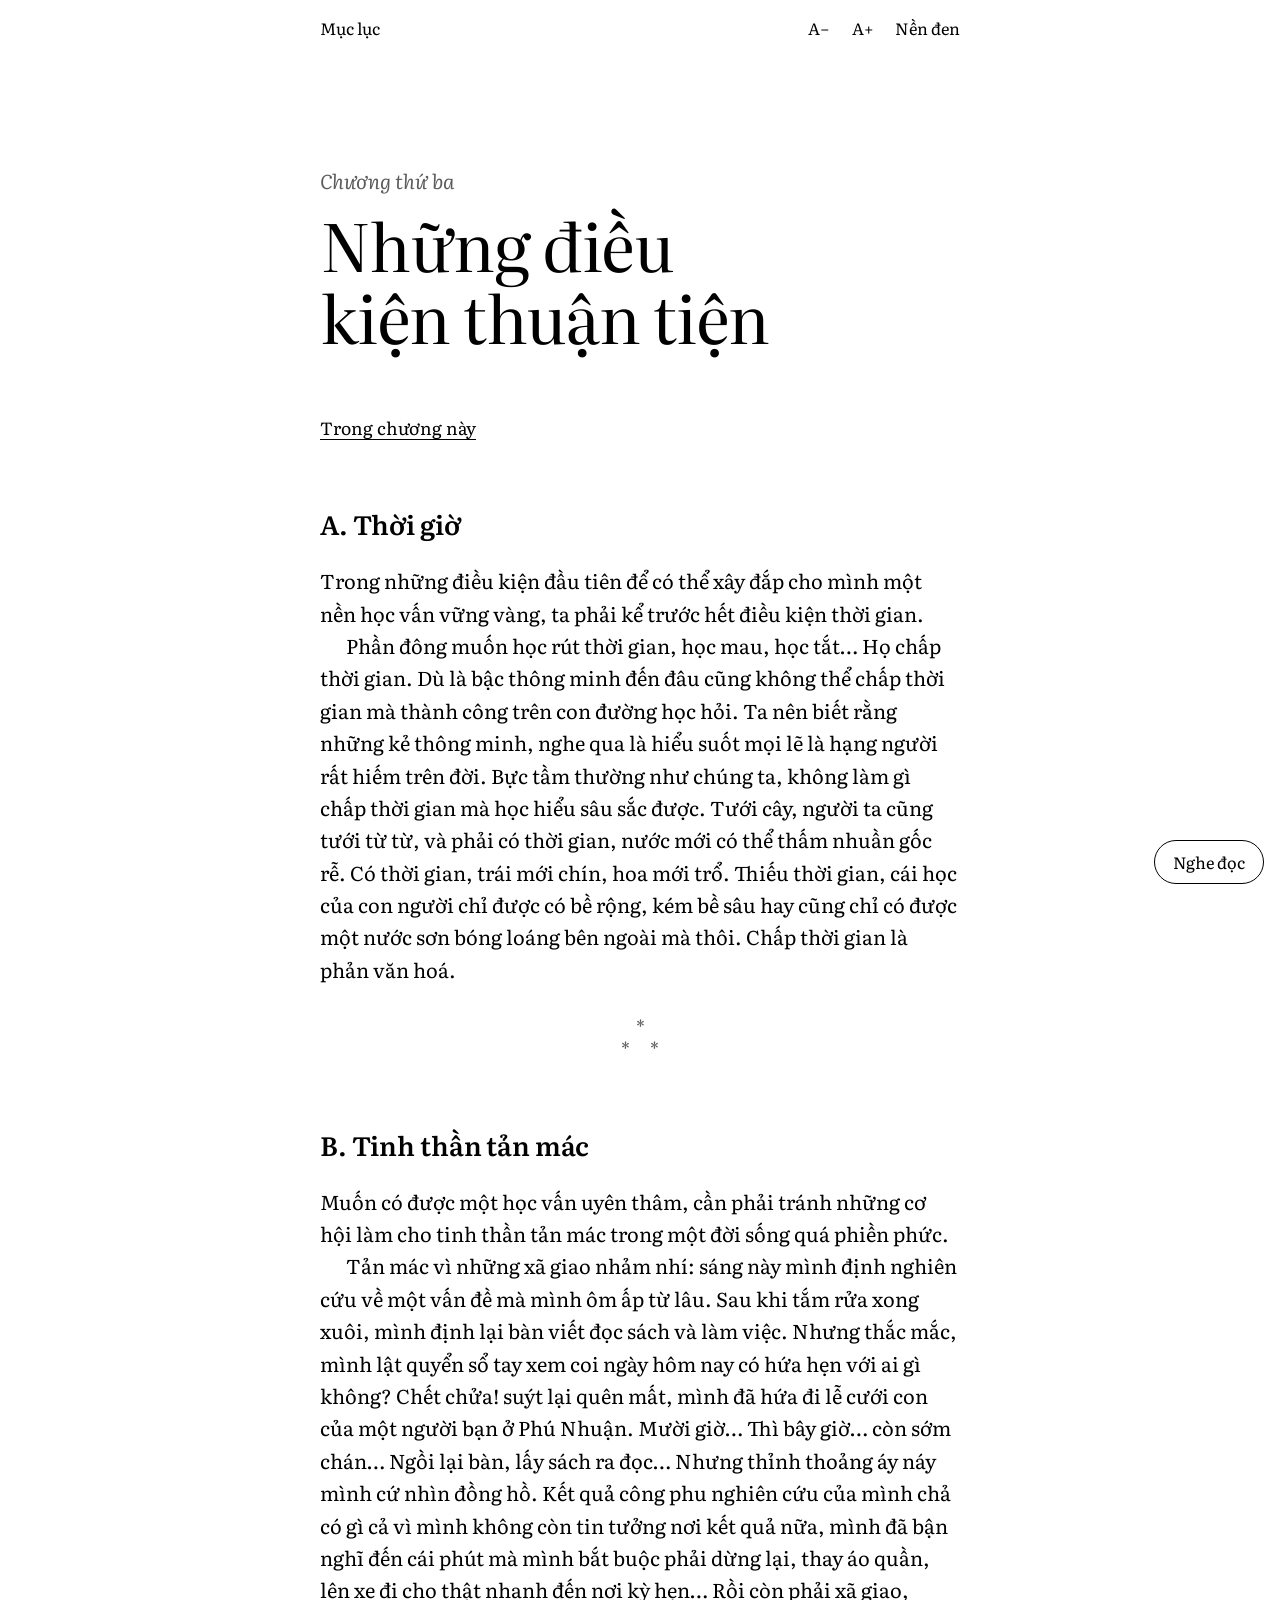
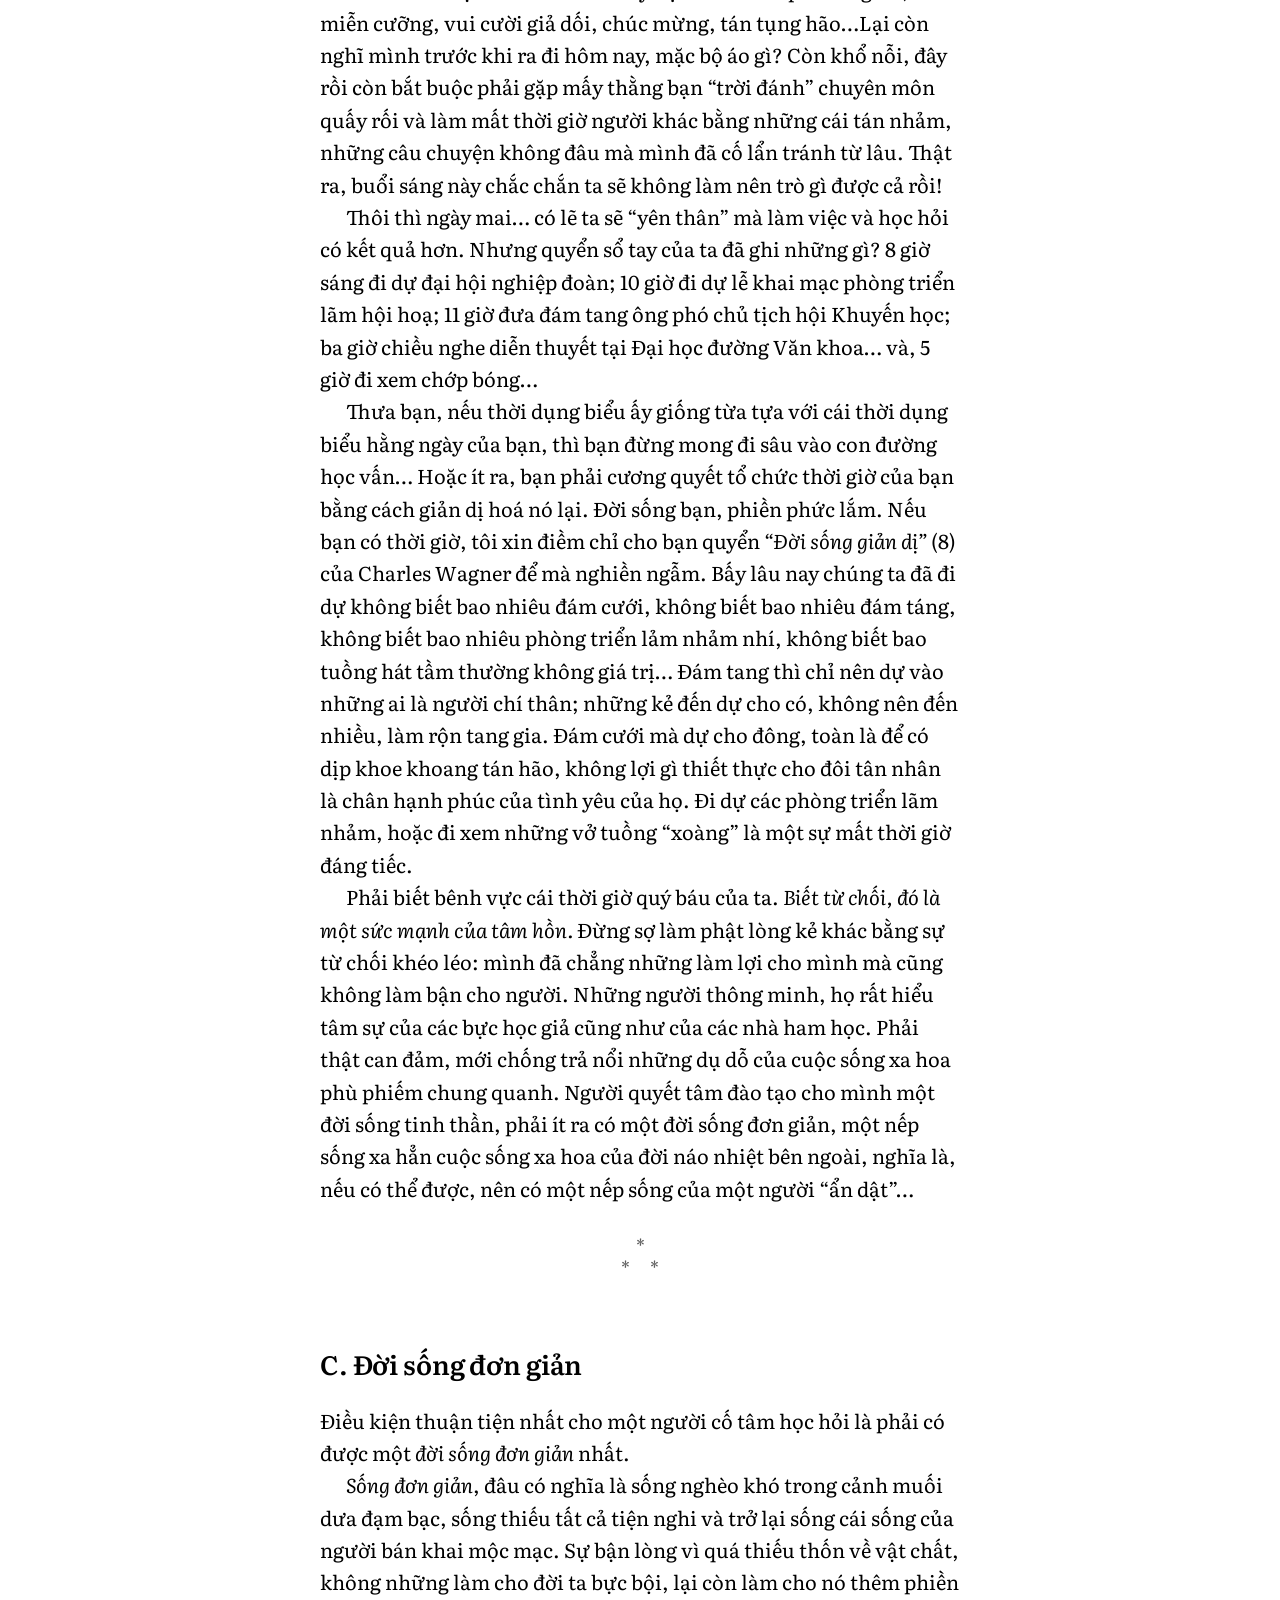
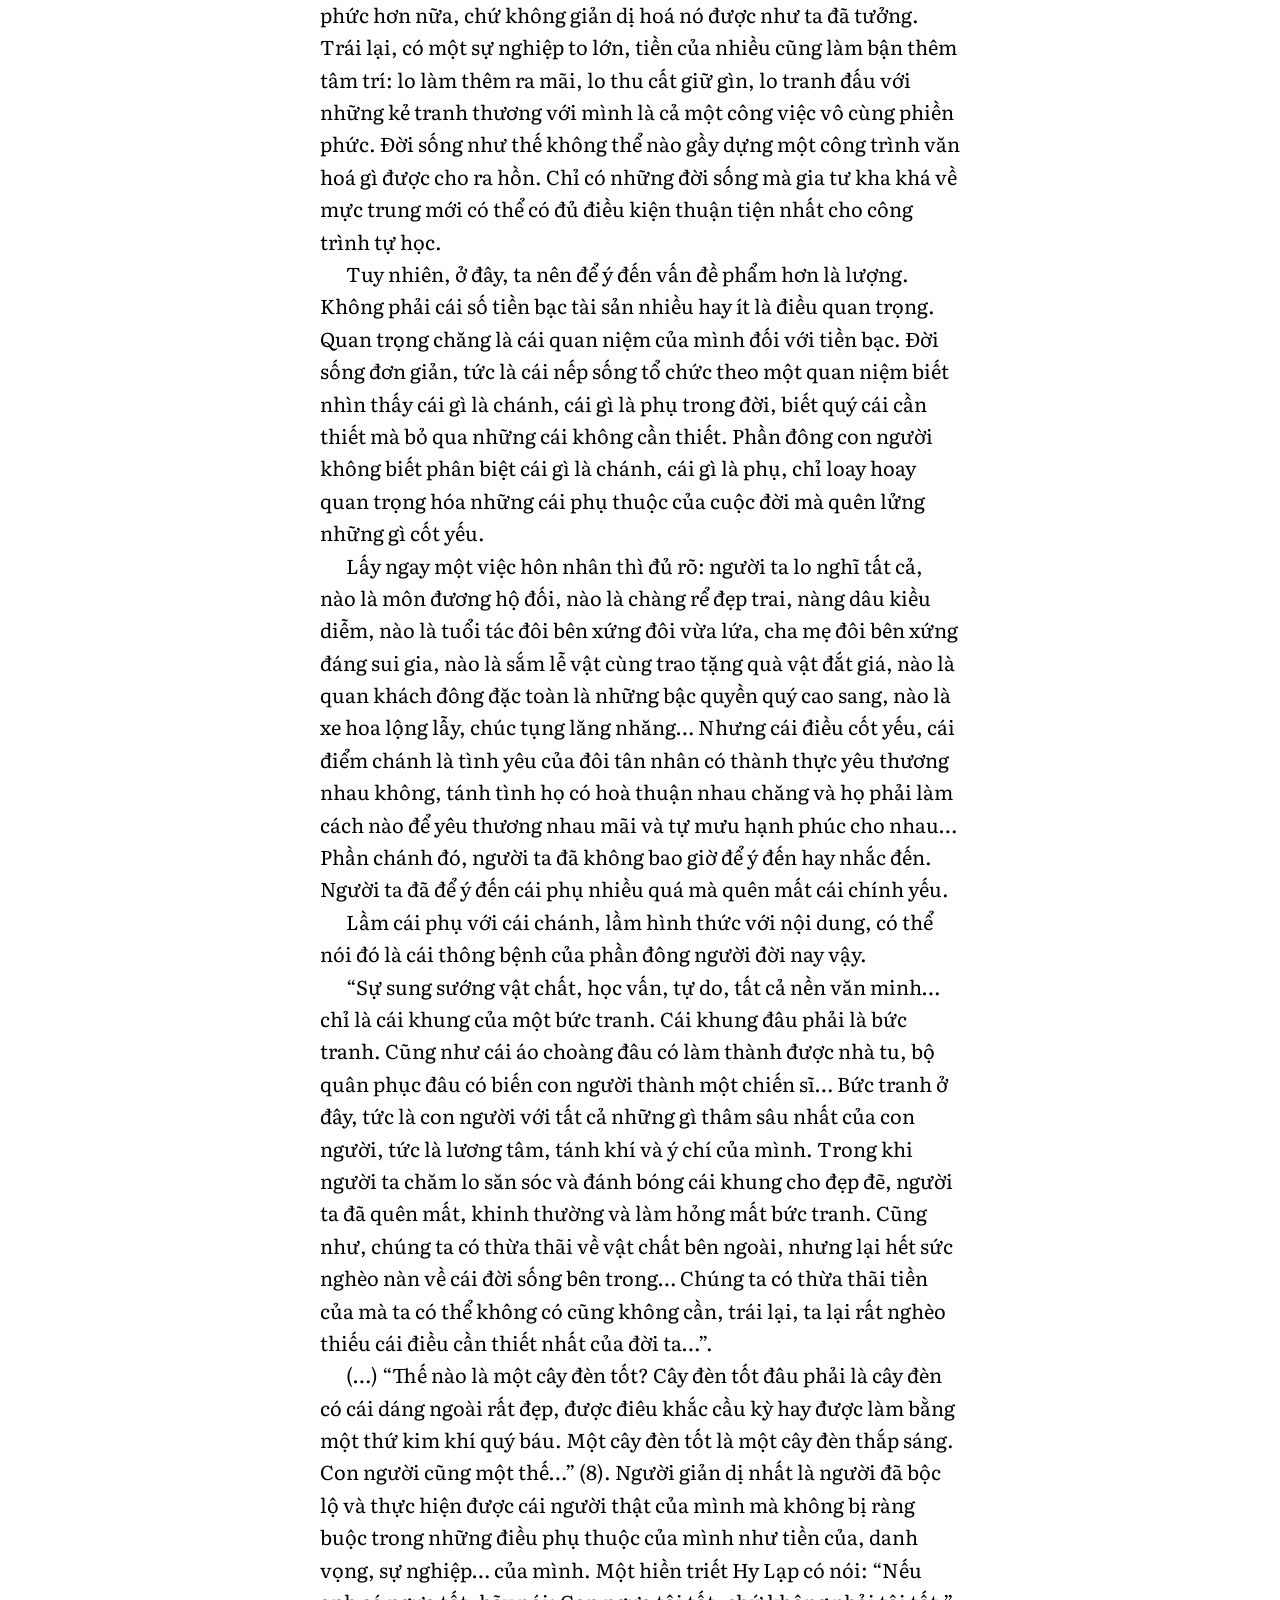
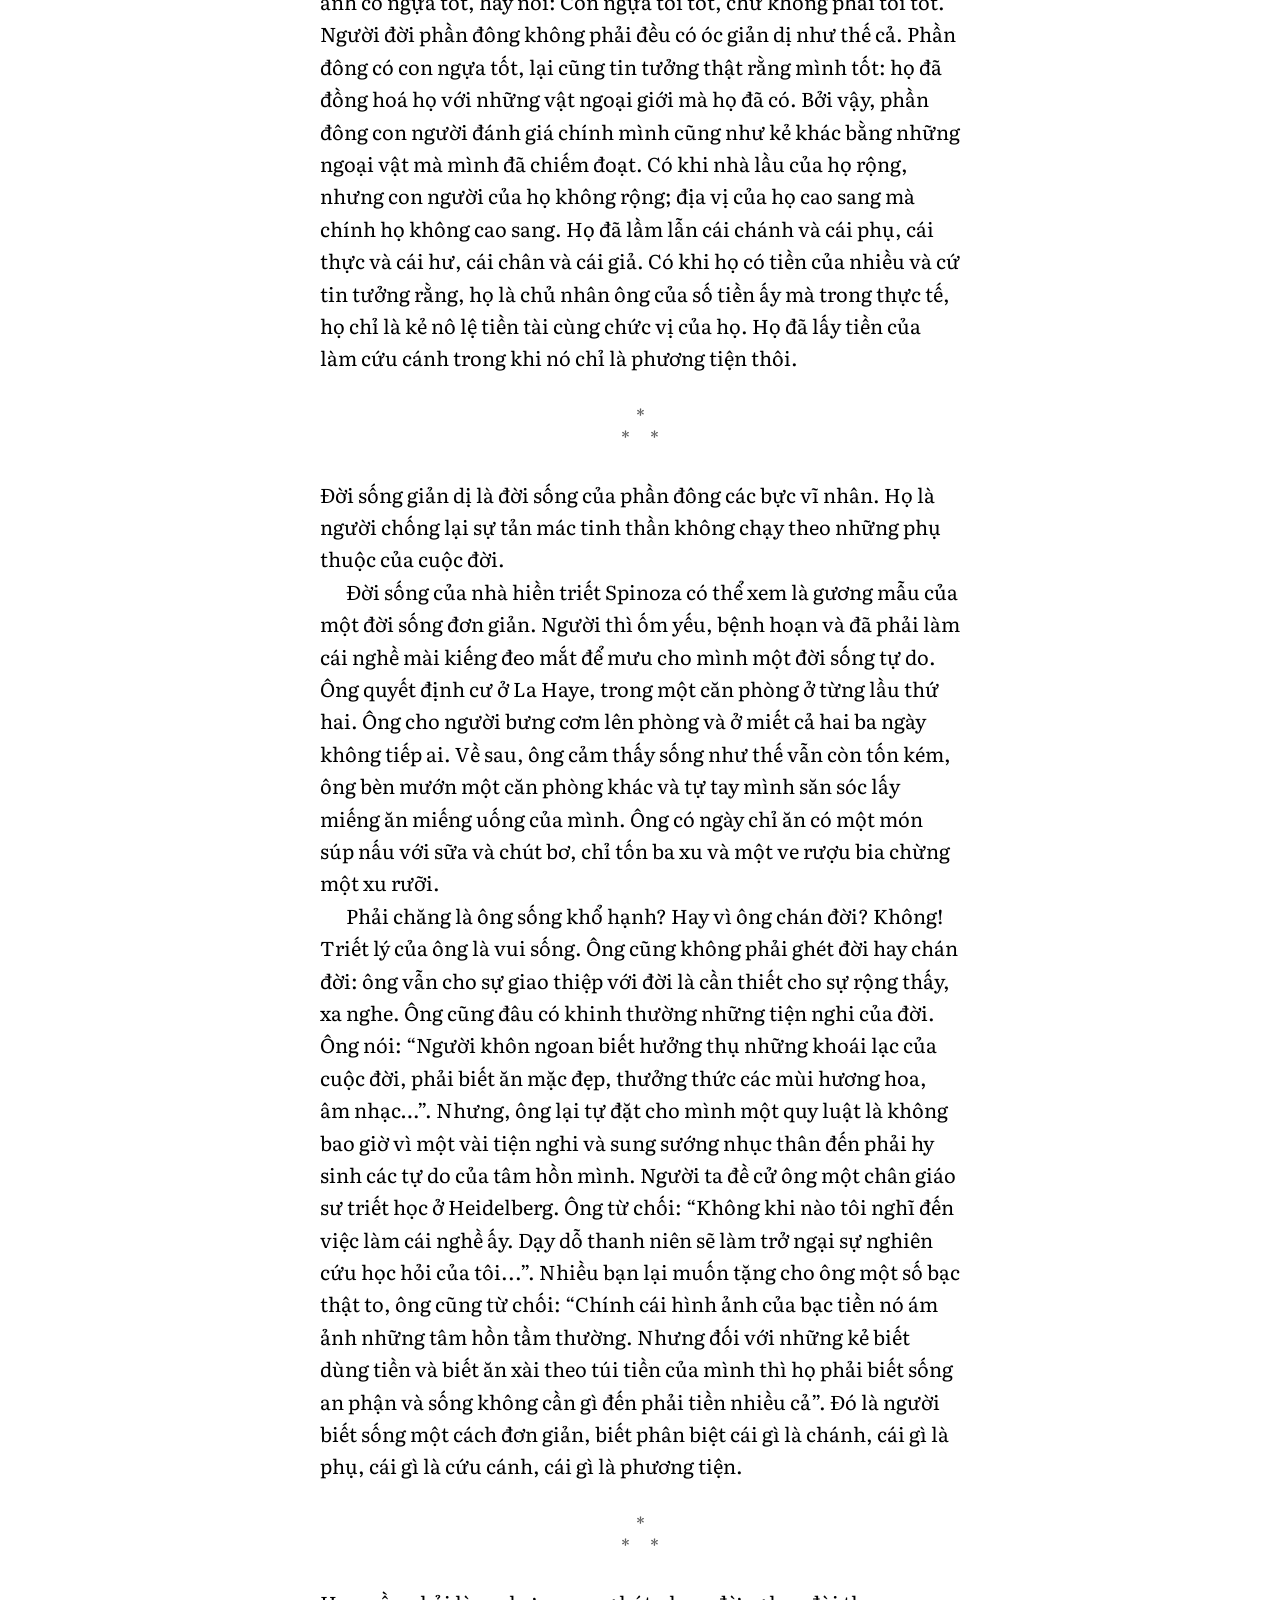
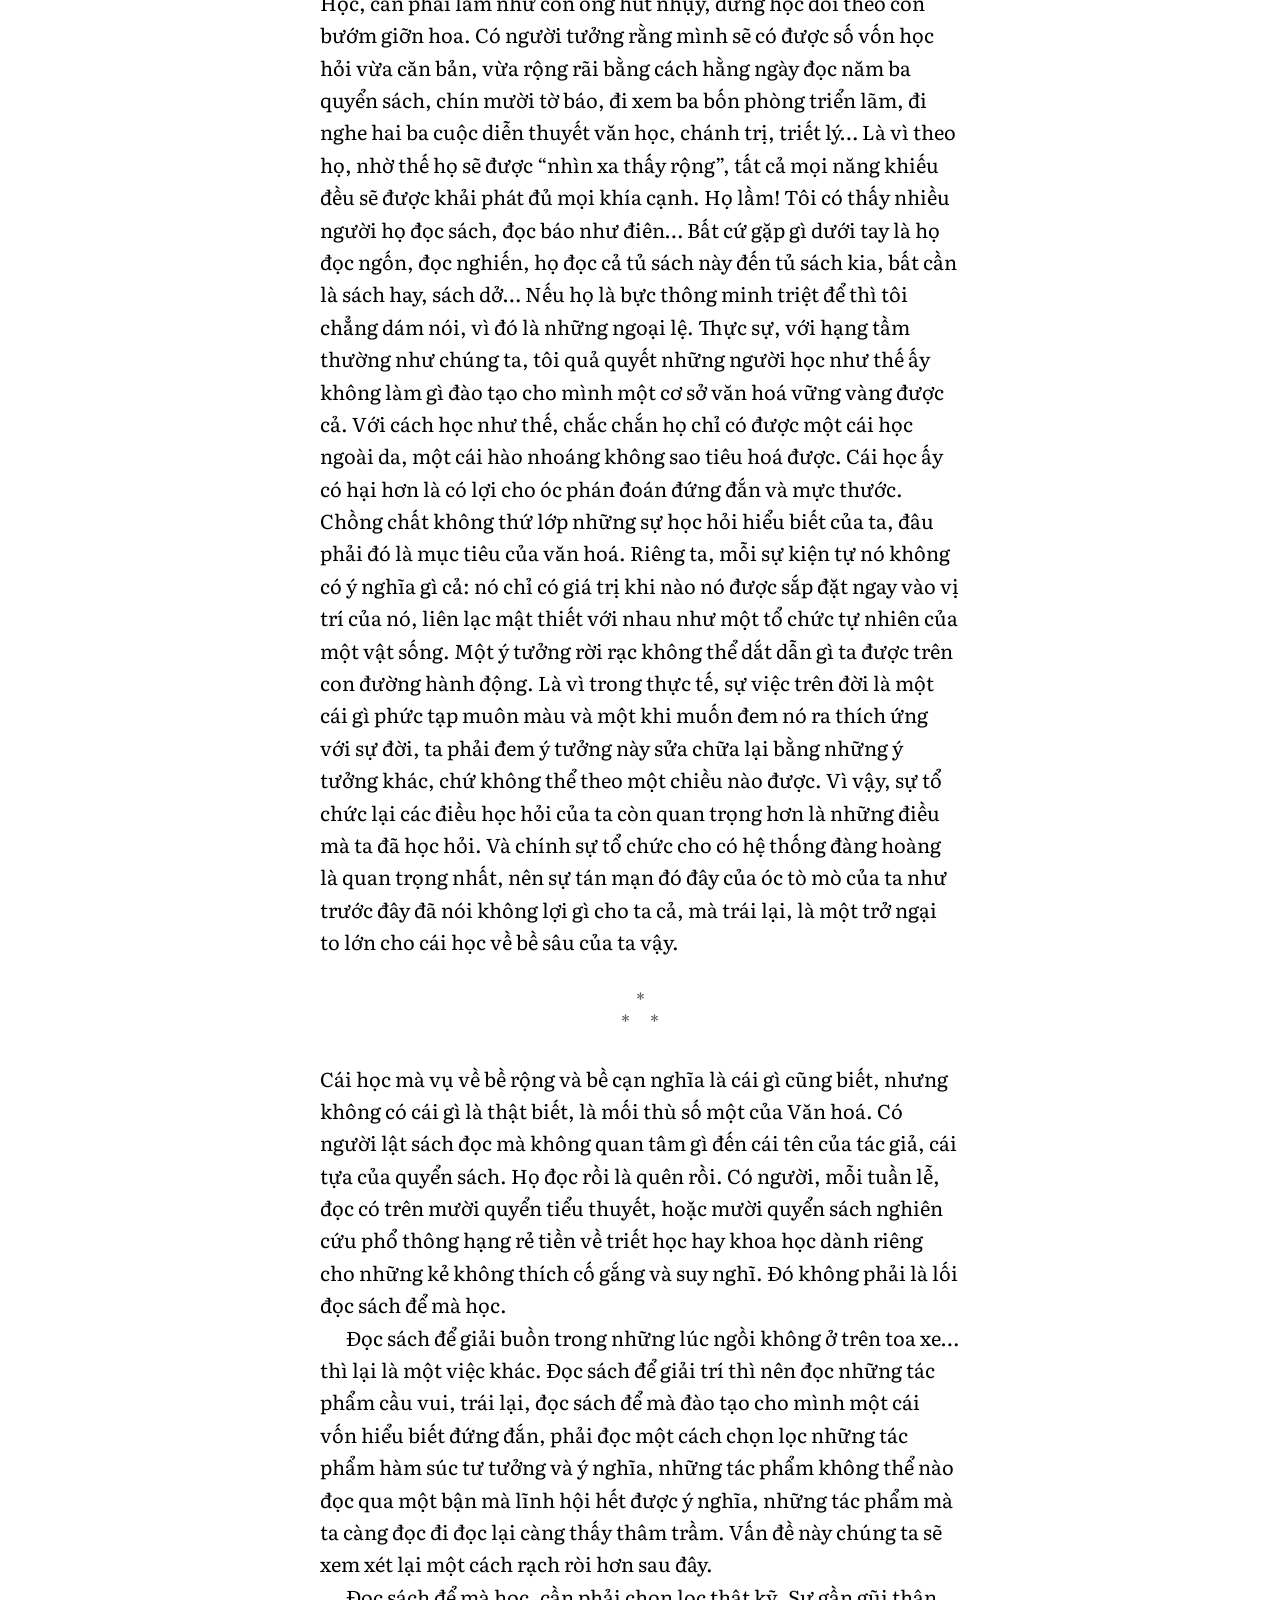
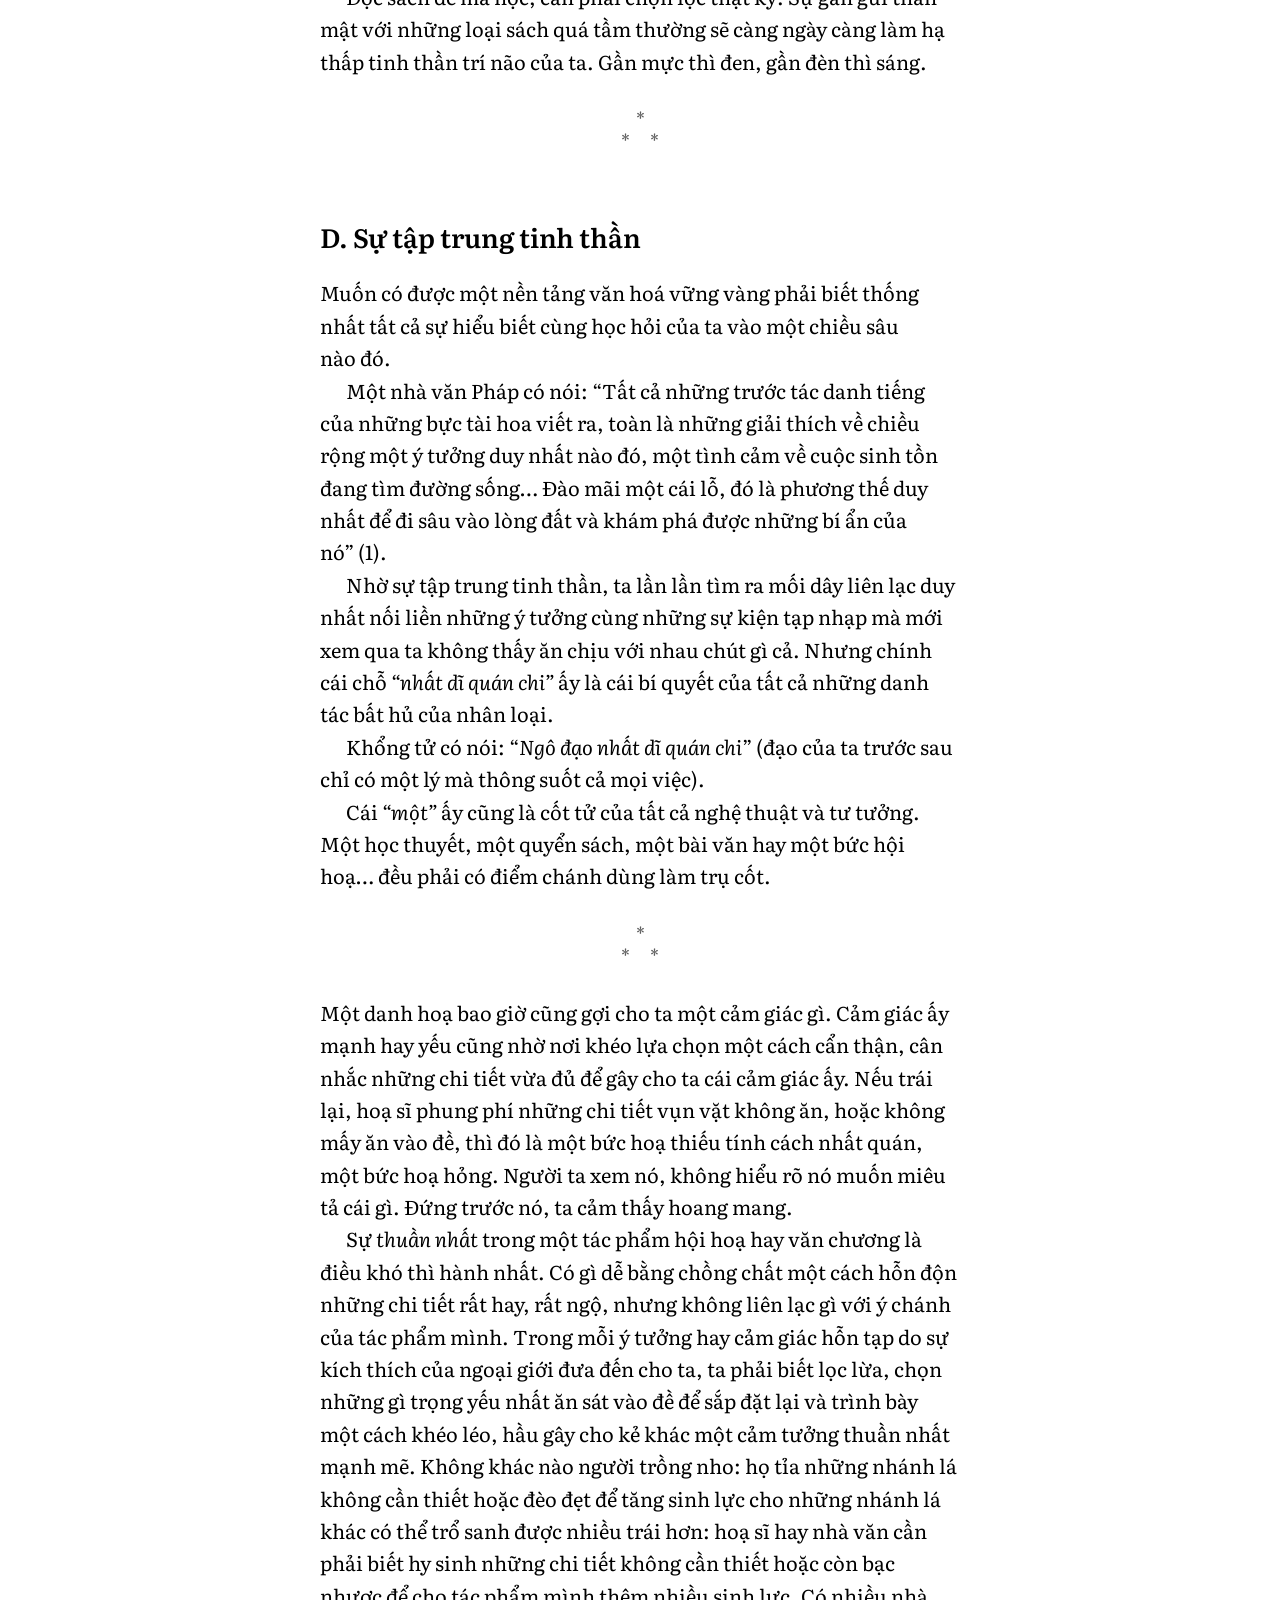
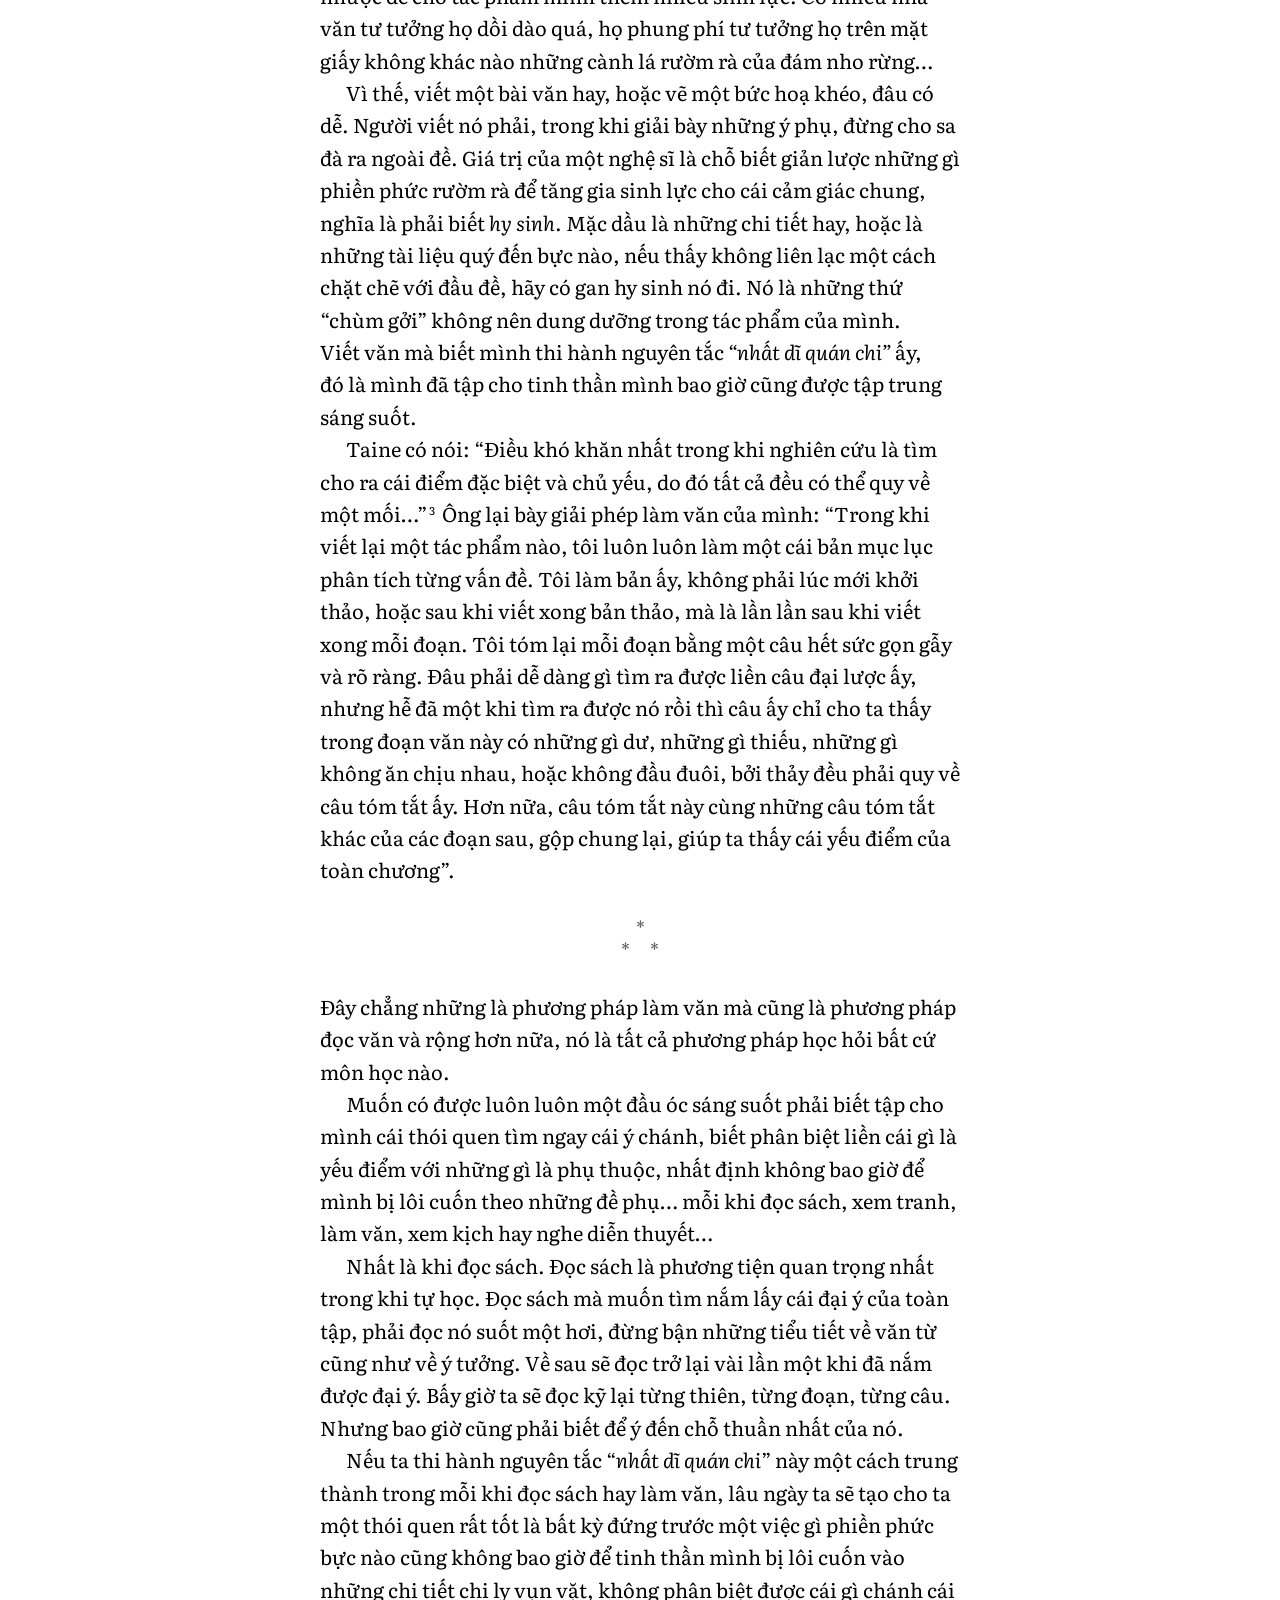
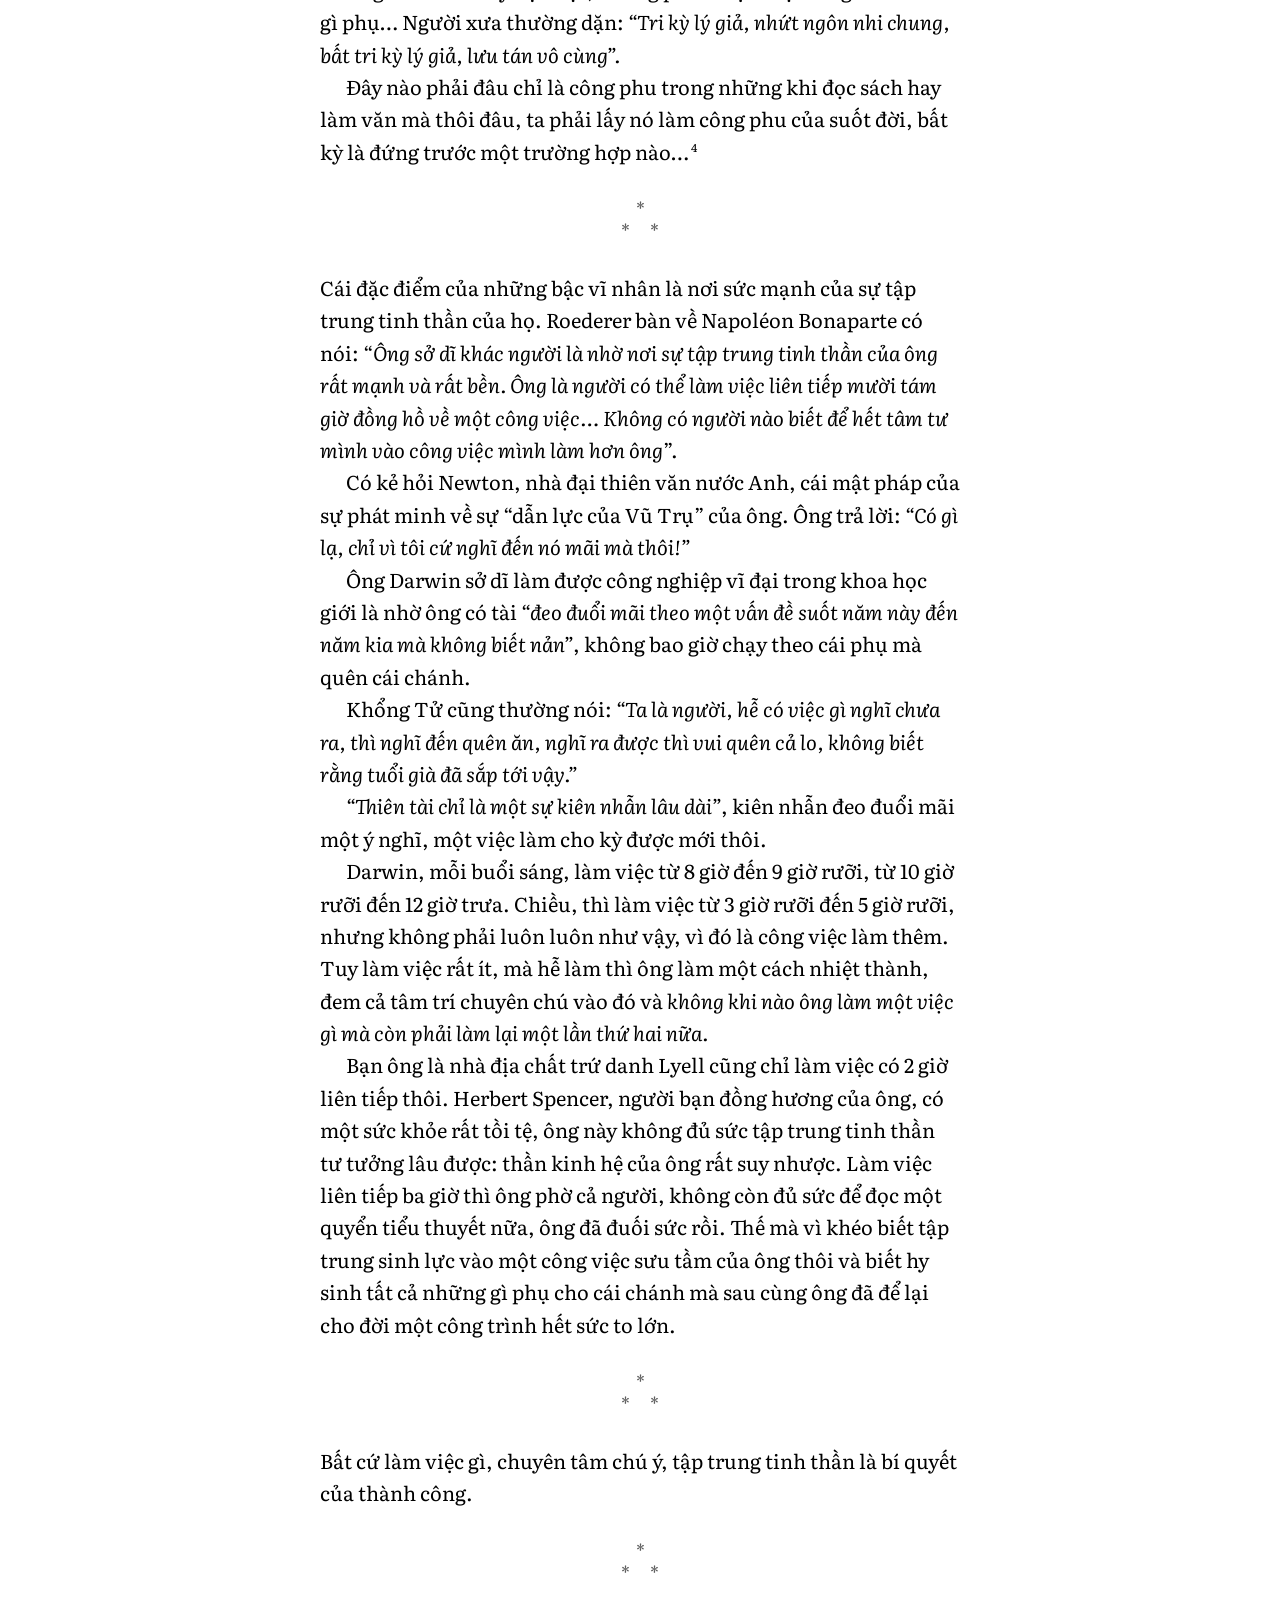
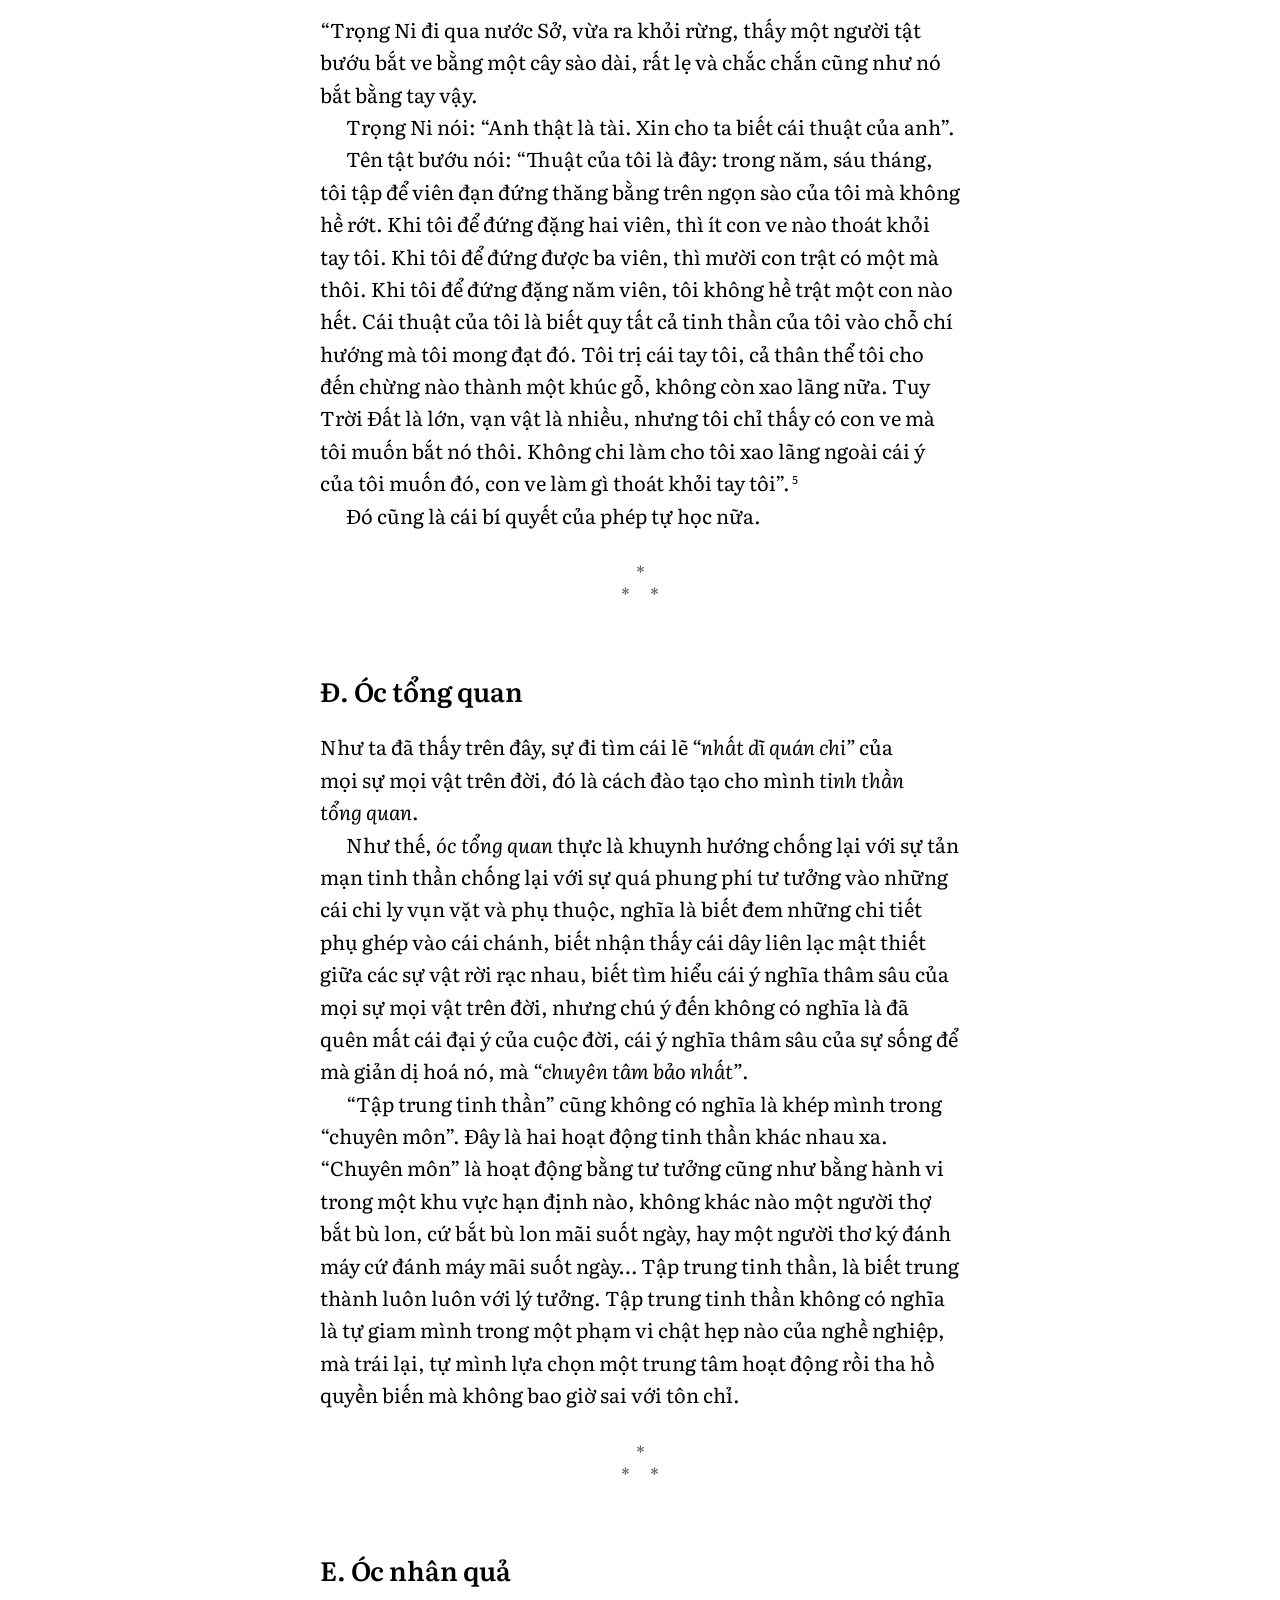
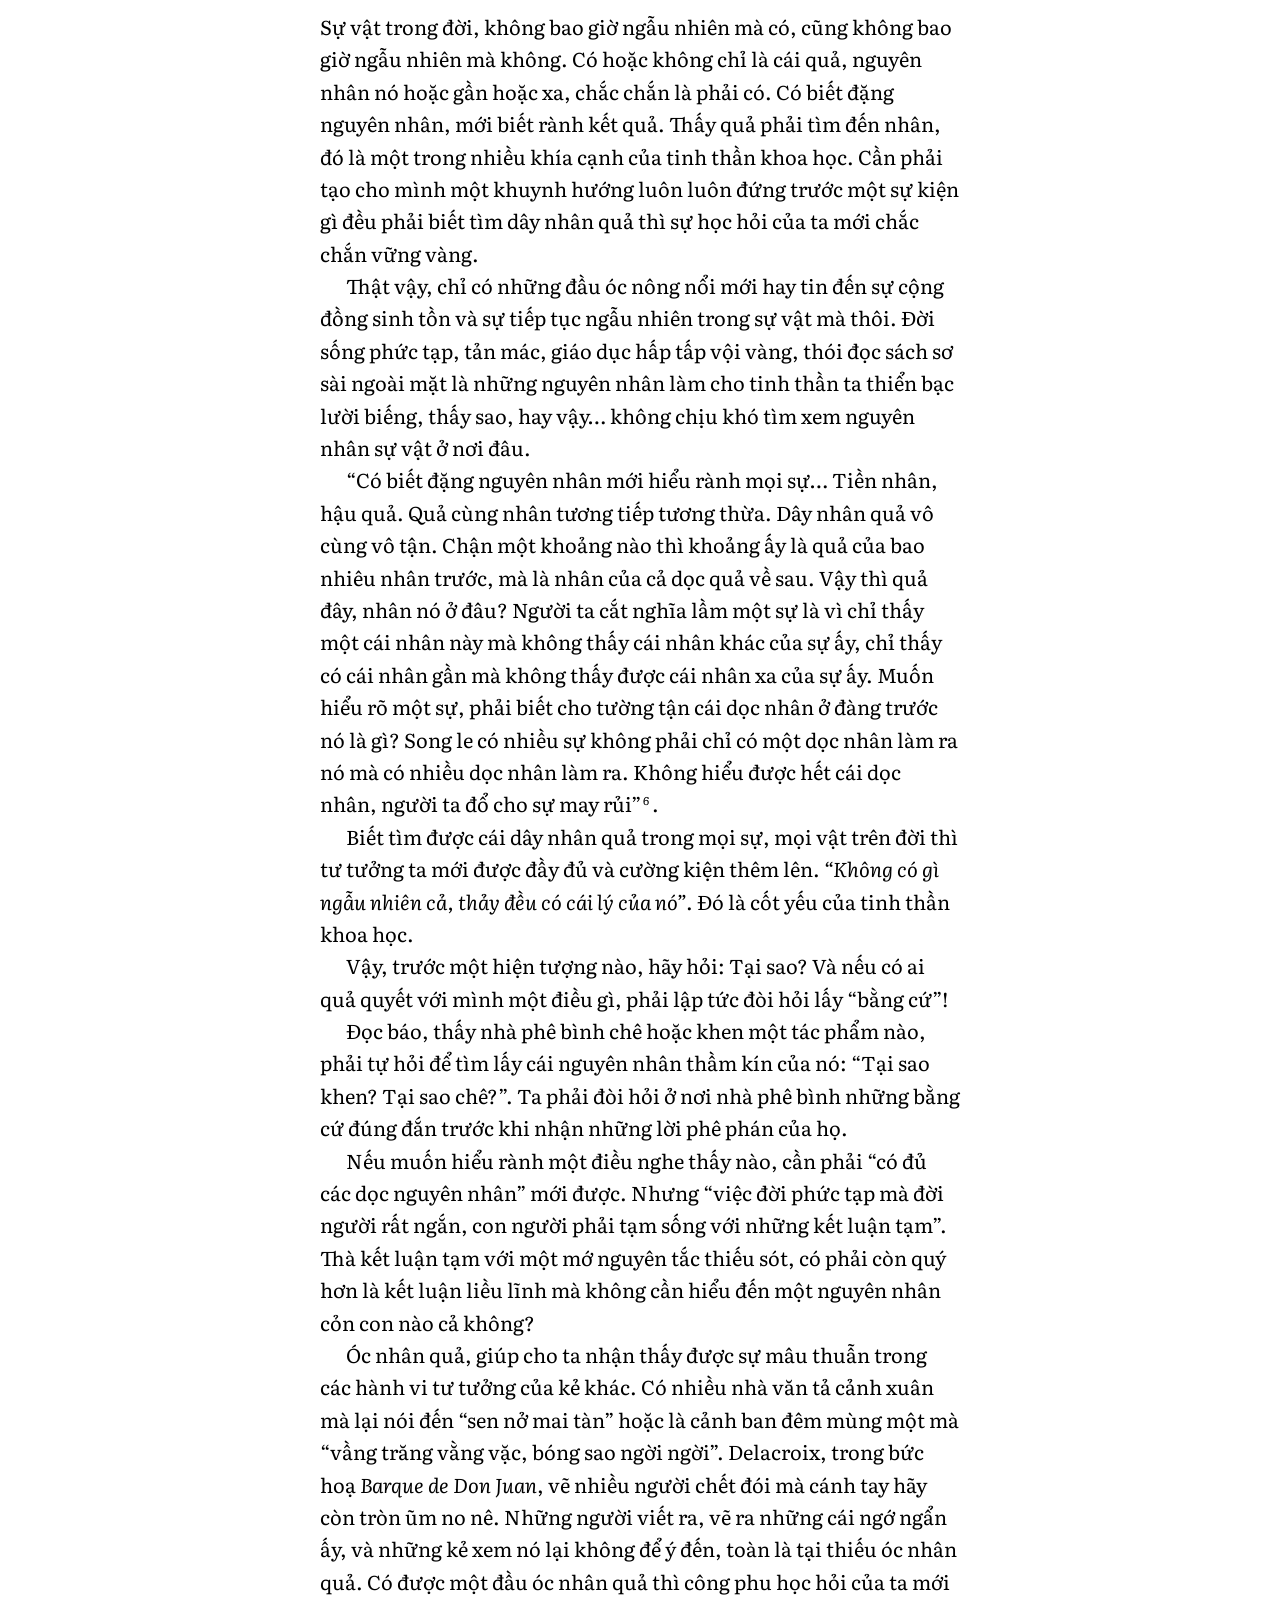
<file: site/chuong-3.html>
<!doctype html>
<html lang="vi">
<head>
<meta charset="utf-8">
<meta name="viewport" content="width=device-width, initial-scale=1">
<meta name="color-scheme" content="light dark">
<meta name="robots" content="noindex, nofollow">
<meta name="theme-color" content="#ffffff" media="(prefers-color-scheme: light)">
<meta name="theme-color" content="#000000" media="(prefers-color-scheme: dark)">
<title>Chương thứ ba: Những điều kiện thuận tiện | Tôi tự học</title>
<script>
(function () {
  var d = document.documentElement;
  try {
    var t = localStorage.getItem("tth-theme");
    if (t === "dark" || t === "light") d.dataset.theme = t;
    var s = localStorage.getItem("tth-size");
    if (s) d.dataset.size = s;
  } catch (e) {}
})();
</script>
<link rel="stylesheet" href="assets/style.css">
</head>
<body data-slug="chuong-3" data-title="Những điều kiện thuận tiện">
<header class="bar">
  <a class="bar-link" href="index.html">Mục lục</a>
  <div class="bar-tools">
    <span class="size" role="group" aria-label="Cỡ chữ"><button type="button" data-action="smaller" aria-label="Chữ nhỏ hơn">A−</button><button type="button" data-action="larger" aria-label="Chữ lớn hơn">A+</button></span>
    <button type="button" class="theme" data-action="theme">Nền đen</button>
  </div>
</header>
<main class="page">
<header class="opener">
<p class="label">Chương thứ ba</p><h1 class="title">Những điều kiện thuận tiện</h1>
</header>
<details class="contents">
<summary>Trong chương này</summary>
<ul>
<li class=""><a href="#a-thoi-gio">A. Thời giờ</a></li>
<li class=""><a href="#b-tinh-than-tan-mac">B. Tinh thần tản mác</a></li>
<li class=""><a href="#c-doi-song-don-gian">C. Đời sống đơn giản</a></li>
<li class=""><a href="#d-su-tap-trung-tinh-than">D. Sự tập trung tinh thần</a></li>
<li class=""><a href="#d-oc-tong-quan">Đ. Óc tổng quan</a></li>
<li class=""><a href="#e-oc-nhan-qua">E. Óc nhân quả</a></li>
<li class=""><a href="#g-oc-te-nhi">G. Óc tế nhị</a></li>
<li class=""><a href="#h-oc-than-thuong">H. Óc thán thưởng</a></li>
</ul>
</details>
<article class="text">
<h2 id="a-thoi-gio">A. Thời giờ</h2>
<p>Trong những điều kiện đầu tiên để có thể xây đắp cho mình một nền học vấn vững vàng, ta phải kể trước hết điều kiện thời gian.</p>
<p>Phần đông muốn học rút thời gian, học mau, học tắt… Họ chấp thời gian. Dù là bậc thông minh đến đâu cũng không thể chấp thời gian mà thành công trên con đường học hỏi. Ta nên biết rằng những kẻ thông minh, nghe qua là hiểu suốt mọi lẽ là hạng người rất hiếm trên đời. Bực tầm thường như chúng ta, không làm gì chấp thời gian mà học hiểu sâu sắc được. Tưới cây, người ta cũng tưới từ từ, và phải có thời gian, nước mới có thể thấm nhuần gốc rễ. Có thời gian, trái mới chín, hoa mới trổ. Thiếu thời gian, cái học của con người chỉ được có bề rộng, kém bề sâu hay cũng chỉ có được một nước sơn bóng loáng bên ngoài mà thôi. Chấp thời gian là phản văn hoá.</p>
<div class="break" aria-hidden="true"><span>*</span><span>*&#8195;*</span></div>
<h2 id="b-tinh-than-tan-mac">B. Tinh thần tản mác</h2>
<p>Muốn có được một học vấn uyên thâm, cần phải tránh những cơ hội làm cho tinh thần tản mác trong một đời sống quá phiền phức.</p>
<p>Tản mác vì những xã giao nhảm nhí: sáng này mình định nghiên cứu về một vấn đề mà mình ôm ấp từ lâu. Sau khi tắm rửa xong xuôi, mình định lại bàn viết đọc sách và làm việc. Nhưng thắc mắc, mình lật quyển sổ tay xem coi ngày hôm nay có hứa hẹn với ai gì không? Chết chửa! suýt lại quên mất, mình đã hứa đi lễ cưới con của một người bạn ở Phú Nhuận. Mười giờ… Thì bây giờ… còn sớm chán… Ngồi lại bàn, lấy sách ra đọc… Nhưng thỉnh thoảng áy náy mình cứ nhìn đồng hồ. Kết quả công phu nghiên cứu của mình chả có gì cả vì mình không còn tin tưởng nơi kết quả nữa, mình đã bận nghĩ đến cái phút mà mình bắt buộc phải dừng lại, thay áo quần, lên xe đi cho thật nhanh đến nơi kỳ hẹn… Rồi còn phải xã giao, miễn cưỡng, vui cười giả dối, chúc mừng, tán tụng hão…Lại còn nghĩ mình trước khi ra đi hôm nay, mặc bộ áo gì? Còn khổ nỗi, đây rồi còn bắt buộc phải gặp mấy thằng bạn “trời đánh” chuyên môn quấy rối và làm mất thời giờ người khác bằng những cái tán nhảm, những câu chuyện không đâu mà mình đã cố lẩn tránh từ lâu. Thật ra, buổi sáng này chắc chắn ta sẽ không làm nên trò gì được cả rồi!</p>
<p>Thôi thì ngày mai… có lẽ ta sẽ “yên thân” mà làm việc và học hỏi có kết quả hơn. Nhưng quyển sổ tay của ta đã ghi những gì? 8 giờ sáng đi dự đại hội nghiệp đoàn; 10 giờ đi dự lễ khai mạc phòng triển lãm hội hoạ; 11 giờ đưa đám tang ông phó chủ tịch hội Khuyến học; ba giờ chiều nghe diễn thuyết tại Đại học đường Văn khoa… và, 5 giờ đi xem chớp bóng…</p>
<p>Thưa bạn, nếu thời dụng biểu ấy giống từa tựa với cái thời dụng biểu hằng ngày của bạn, thì bạn đừng mong đi sâu vào con đường học vấn… Hoặc ít ra, bạn phải cương quyết tổ chức thời giờ của bạn bằng cách giản dị hoá nó lại. Đời sống bạn, phiền phức lắm. Nếu bạn có thời giờ, tôi xin điềm chỉ cho bạn quyển <em>“Đời sống giản dị”</em> (8) của Charles Wagner để mà nghiền ngẫm. Bấy lâu nay chúng ta đã đi dự không biết bao nhiêu đám cưới, không biết bao nhiêu đám táng, không biết bao nhiêu phòng triển lảm nhảm nhí, không biết bao tuồng hát tầm thường không giá trị… Đám tang thì chỉ nên dự vào những ai là người chí thân; những kẻ đến dự cho có, không nên đến nhiều, làm rộn tang gia. Đám cưới mà dự cho đông, toàn là để có dịp khoe khoang tán hão, không lợi gì thiết thực cho đôi tân nhân là chân hạnh phúc của tình yêu của họ. Đi dự các phòng triển lãm nhảm, hoặc đi xem những vở tuồng “xoàng” là một sự mất thời giờ đáng tiếc.</p>
<p>Phải biết bênh vực cái thời giờ quý báu của ta. <em>Biết từ chối, đó là một sức mạnh của tâm hồn.</em> Đừng sợ làm phật lòng kẻ khác bằng sự từ chối khéo léo: mình đã chẳng những làm lợi cho mình mà cũng không làm bận cho người. Những người thông minh, họ rất hiểu tâm sự của các bực học giả cũng như của các nhà ham học. Phải thật can đảm, mới chống trả nổi những dụ dỗ của cuộc sống xa hoa phù phiếm chung quanh. Người quyết tâm đào tạo cho mình một đời sống tinh thần, phải ít ra có một đời sống đơn giản, một nếp sống xa hẳn cuộc sống xa hoa của đời náo nhiệt bên ngoài, nghĩa là, nếu có thể được, nên có một nếp sống của một người “ẩn dật”…</p>
<div class="break" aria-hidden="true"><span>*</span><span>*&#8195;*</span></div>
<h2 id="c-doi-song-don-gian">C. Đời sống đơn giản</h2>
<p>Điều kiện thuận tiện nhất cho một người cố tâm học hỏi là phải có được một <em>đời sống đơn giản</em> nhất.</p>
<p><em>Sống đơn giản</em>, đâu có nghĩa là sống nghèo khó trong cảnh muối dưa đạm bạc, sống thiếu tất cả tiện nghi và trở lại sống cái sống của người bán khai mộc mạc. Sự bận lòng vì quá thiếu thốn về vật chất, không những làm cho đời ta bực bội, lại còn làm cho nó thêm phiền phức hơn nữa, chứ không giản dị hoá nó được như ta đã tưởng. Trái lại, có một sự nghiệp to lớn, tiền của nhiều cũng làm bận thêm tâm trí: lo làm thêm ra mãi, lo thu cất giữ gìn, lo tranh đấu với những kẻ tranh thương với mình là cả một công việc vô cùng phiền phức. Đời sống như thế không thể nào gầy dựng một công trình văn hoá gì được cho ra hồn. Chỉ có những đời sống mà gia tư kha khá về mực trung mới có thể có đủ điều kiện thuận tiện nhất cho công trình tự học.</p>
<p>Tuy nhiên, ở đây, ta nên để ý đến vấn đề phẩm hơn là lượng. Không phải cái số tiền bạc tài sản nhiều hay ít là điều quan trọng. Quan trọng chăng là cái quan niệm của mình đối với tiền bạc. Đời sống đơn giản, tức là cái nếp sống tổ chức theo một quan niệm biết nhìn thấy cái gì là chánh, cái gì là phụ trong đời, biết quý cái cần thiết mà bỏ qua những cái không cần thiết. Phần đông con người không biết phân biệt cái gì là chánh, cái gì là phụ, chỉ loay hoay quan trọng hóa những cái phụ thuộc của cuộc đời mà quên lửng những gì cốt yếu.</p>
<p>Lấy ngay một việc hôn nhân thì đủ rõ: người ta lo nghĩ tất cả, nào là môn đương hộ đối, nào là chàng rể đẹp trai, nàng dâu kiều diễm, nào là tuổi tác đôi bên xứng đôi vừa lứa, cha mẹ đôi bên xứng đáng sui gia, nào là sắm lễ vật cùng trao tặng quà vật đắt giá, nào là quan khách đông đặc toàn là những bậc quyền quý cao sang, nào là xe hoa lộng lẫy, chúc tụng lăng nhăng… Nhưng cái điều cốt yếu, cái điểm chánh là tình yêu của đôi tân nhân có thành thực yêu thương nhau không, tánh tình họ có hoà thuận nhau chăng và họ phải làm cách nào để yêu thương nhau mãi và tự mưu hạnh phúc cho nhau… Phần chánh đó, người ta đã không bao giờ để ý đến hay nhắc đến. Người ta đã để ý đến cái phụ nhiều quá mà quên mất cái chính yếu.</p>
<p>Lầm cái phụ với cái chánh, lầm hình thức với nội dung, có thể nói đó là cái thông bệnh của phần đông người đời nay vậy.</p>
<p>“Sự sung sướng vật chất, học vấn, tự do, tất cả nền văn minh… chỉ là cái khung của một bức tranh. Cái khung đâu phải là bức tranh. Cũng như cái áo choàng đâu có làm thành được nhà tu, bộ quân phục đâu có biến con người thành một chiến sĩ… Bức tranh ở đây, tức là con người với tất cả những gì thâm sâu nhất của con người, tức là lương tâm, tánh khí và ý chí của mình. Trong khi người ta chăm lo săn sóc và đánh bóng cái khung cho đẹp đẽ, người ta đã quên mất, khinh thường và làm hỏng mất bức tranh. Cũng như, chúng ta có thừa thãi về vật chất bên ngoài, nhưng lại hết sức nghèo nàn về cái đời sống bên trong… Chúng ta có thừa thãi tiền của mà ta có thể không có cũng không cần, trái lại, ta lại rất nghèo thiếu cái điều cần thiết nhất của đời ta…”.</p>
<p>(…) “Thế nào là một cây đèn tốt? Cây đèn tốt đâu phải là cây đèn có cái dáng ngoài rất đẹp, được điêu khắc cầu kỳ hay được làm bằng một thứ kim khí quý báu. Một cây đèn tốt là một cây đèn thắp sáng. Con người cũng một thế…” (8). Người giản dị nhất là người đã bộc lộ và thực hiện được cái người thật của mình mà không bị ràng buộc trong những điều phụ thuộc của mình như tiền của, danh vọng, sự nghiệp… của mình. Một hiền triết Hy Lạp có nói: “Nếu anh có ngựa tốt, hãy nói: Con ngựa tôi tốt, chứ không phải tôi tốt.” Người đời phần đông không phải đều có óc giản dị như thế cả. Phần đông có con ngựa tốt, lại cũng tin tưởng thật rằng mình tốt: họ đã đồng hoá họ với những vật ngoại giới mà họ đã có. Bởi vậy, phần đông con người đánh giá chính mình cũng như kẻ khác bằng những ngoại vật mà mình đã chiếm đoạt. Có khi nhà lầu của họ rộng, nhưng con người của họ không rộng; địa vị của họ cao sang mà chính họ không cao sang. Họ đã lầm lẫn cái chánh và cái phụ, cái thực và cái hư, cái chân và cái giả. Có khi họ có tiền của nhiều và cứ tin tưởng rằng, họ là chủ nhân ông của số tiền ấy mà trong thực tế, họ chỉ là kẻ nô lệ tiền tài cùng chức vị của họ. Họ đã lấy tiền của làm cứu cánh trong khi nó chỉ là phương tiện thôi.</p>
<div class="break" aria-hidden="true"><span>*</span><span>*&#8195;*</span></div>
<p>Đời sống giản dị là đời sống của phần đông các bực vĩ nhân. Họ là người chống lại sự tản mác tinh thần không chạy theo những phụ thuộc của cuộc đời.</p>
<p>Đời sống của nhà hiền triết Spinoza có thể xem là gương mẫu của một đời sống đơn giản. Người thì ốm yếu, bệnh hoạn và đã phải làm cái nghề mài kiếng đeo mắt để mưu cho mình một đời sống tự do. Ông quyết định cư ở La Haye, trong một căn phòng ở từng lầu thứ hai. Ông cho người bưng cơm lên phòng và ở miết cả hai ba ngày không tiếp ai. Về sau, ông cảm thấy sống như thế vẫn còn tốn kém, ông bèn mướn một căn phòng khác và tự tay mình săn sóc lấy miếng ăn miếng uống của mình. Ông có ngày chỉ ăn có một món súp nấu với sữa và chút bơ, chỉ tốn ba xu và một ve rượu bia chừng một xu rưỡi.</p>
<p>Phải chăng là ông sống khổ hạnh? Hay vì ông chán đời? Không! Triết lý của ông là vui sống. Ông cũng không phải ghét đời hay chán đời: ông vẫn cho sự giao thiệp với đời là cần thiết cho sự rộng thấy, xa nghe. Ông cũng đâu có khinh thường những tiện nghi của đời. Ông nói: “Người khôn ngoan biết hưởng thụ những khoái lạc của cuộc đời, phải biết ăn mặc đẹp, thưởng thức các mùi hương hoa, âm nhạc…”. Nhưng, ông lại tự đặt cho mình một quy luật là không bao giờ vì một vài tiện nghi và sung sướng nhục thân đến phải hy sinh các tự do của tâm hồn mình. Người ta đề cử ông một chân giáo sư triết học ở Heidelberg. Ông từ chối: “Không khi nào tôi nghĩ đến việc làm cái nghề ấy. Dạy dỗ thanh niên sẽ làm trở ngại sự nghiên cứu học hỏi của tôi...”. Nhiều bạn lại muốn tặng cho ông một số bạc thật to, ông cũng từ chối: “Chính cái hình ảnh của bạc tiền nó ám ảnh những tâm hồn tầm thường. Nhưng đối với những kẻ biết dùng tiền và biết ăn xài theo túi tiền của mình thì họ phải biết sống an phận và sống không cần gì đến phải tiền nhiều cả”. Đó là người biết sống một cách đơn giản, biết phân biệt cái gì là chánh, cái gì là phụ, cái gì là cứu cánh, cái gì là phương tiện.</p>
<div class="break" aria-hidden="true"><span>*</span><span>*&#8195;*</span></div>
<p>Học, cần phải làm như con ong hút nhụy, đừng học đòi theo con bướm giỡn hoa. Có người tưởng rằng mình sẽ có được số vốn học hỏi vừa căn bản, vừa rộng rãi bằng cách hằng ngày đọc năm ba quyển sách, chín mười tờ báo, đi xem ba bốn phòng triển lãm, đi nghe hai ba cuộc diễn thuyết văn học, chánh trị, triết lý… Là vì theo họ, nhờ thế họ sẽ được “nhìn xa thấy rộng”, tất cả mọi năng khiếu đều sẽ được khải phát đủ mọi khía cạnh. Họ lầm! Tôi có thấy nhiều người họ đọc sách, đọc báo như điên… Bất cứ gặp gì dưới tay là họ đọc ngốn, đọc nghiến, họ đọc cả tủ sách này đến tủ sách kia, bất cần là sách hay, sách dở… Nếu họ là bực thông minh triệt để thì tôi chẳng dám nói, vì đó là những ngoại lệ. Thực sự, với hạng tầm thường như chúng ta, tôi quả quyết những người học như thế ấy không làm gì đào tạo cho mình một cơ sở văn hoá vững vàng được cả. Với cách học như thế, chắc chắn họ chỉ có được một cái học ngoài da, một cái hào nhoáng không sao tiêu hoá được. Cái học ấy có hại hơn là có lợi cho óc phán đoán đứng đắn và mực thước. Chồng chất không thứ lớp những sự học hỏi hiểu biết của ta, đâu phải đó là mục tiêu của văn hoá. Riêng ta, mỗi sự kiện tự nó không có ý nghĩa gì cả: nó chỉ có giá trị khi nào nó được sắp đặt ngay vào vị trí của nó, liên lạc mật thiết với nhau như một tổ chức tự nhiên của một vật sống. Một ý tưởng rời rạc không thể dắt dẫn gì ta được trên con đường hành động. Là vì trong thực tế, sự việc trên đời là một cái gì phức tạp muôn màu và một khi muốn đem nó ra thích ứng với sự đời, ta phải đem ý tưởng này sửa chữa lại bằng những ý tưởng khác, chứ không thể theo một chiều nào được. Vì vậy, sự tổ chức lại các điều học hỏi của ta còn quan trọng hơn là những điều mà ta đã học hỏi. Và chính sự tổ chức cho có hệ thống đàng hoàng là quan trọng nhất, nên sự tán mạn đó đây của óc tò mò của ta như trước đây đã nói không lợi gì cho ta cả, mà trái lại, là một trở ngại to lớn cho cái học về bề sâu của ta vậy.</p>
<div class="break" aria-hidden="true"><span>*</span><span>*&#8195;*</span></div>
<p>Cái học mà vụ về bề rộng và bề cạn nghĩa là cái gì cũng biết, nhưng không có cái gì là thật biết, là mối thù số một của Văn hoá. Có người lật sách đọc mà không quan tâm gì đến cái tên của tác giả, cái tựa của quyển sách. Họ đọc rồi là quên rồi. Có người, mỗi tuần lễ, đọc có trên mười quyển tiểu thuyết, hoặc mười quyển sách nghiên cứu phổ thông hạng rẻ tiền về triết học hay khoa học dành riêng cho những kẻ không thích cố gắng và suy nghĩ. Đó không phải là lối đọc sách để mà học.</p>
<p>Đọc sách để giải buồn trong những lúc ngồi không ở trên toa xe… thì lại là một việc khác. Đọc sách để giải trí thì nên đọc những tác phẩm cầu vui, trái lại, đọc sách để mà đào tạo cho mình một cái vốn hiểu biết đứng đắn, phải đọc một cách chọn lọc những tác phẩm hàm súc tư tưởng và ý nghĩa, những tác phẩm không thể nào đọc qua một bận mà lĩnh hội hết được ý nghĩa, những tác phẩm mà ta càng đọc đi đọc lại càng thấy thâm trầm. Vấn đề này chúng ta sẽ xem xét lại một cách rạch ròi hơn sau đây.</p>
<p>Đọc sách để mà học, cần phải chọn lọc thật kỹ. Sự gần gũi thân mật với những loại sách quá tầm thường sẽ càng ngày càng làm hạ thấp tinh thần trí não của ta. Gần mực thì đen, gần đèn thì sáng.</p>
<div class="break" aria-hidden="true"><span>*</span><span>*&#8195;*</span></div>
<h2 id="d-su-tap-trung-tinh-than">D. Sự tập trung tinh thần</h2>
<p>Muốn có được một nền tảng văn hoá vững vàng phải biết thống nhất tất cả sự hiểu biết cùng học hỏi của ta vào một chiều sâu nào đó.</p>
<p>Một nhà văn Pháp có nói: “Tất cả những trước tác danh tiếng của những bực tài hoa viết ra, toàn là những giải thích về chiều rộng một ý tưởng duy nhất nào đó, một tình cảm về cuộc sinh tồn đang tìm đường sống… Đào mãi một cái lỗ, đó là phương thế duy nhất để đi sâu vào lòng đất và khám phá được những bí ẩn của nó” (1).</p>
<p>Nhờ sự tập trung tinh thần, ta lần lần tìm ra mối dây liên lạc duy nhất nối liền những ý tưởng cùng những sự kiện tạp nhạp mà mới xem qua ta không thấy ăn chịu với nhau chút gì cả. Nhưng chính cái chỗ <em>“nhất dĩ quán chi”</em> ấy là cái bí quyết của tất cả những danh tác bất hủ của nhân loại.</p>
<p>Khổng tử có nói: “<em>Ngô đạo nhất dĩ quán chi</em>” (đạo của ta trước sau chỉ có một lý mà thông suốt cả mọi việc).</p>
<p>Cái <em>“một”</em> ấy cũng là cốt tử của tất cả nghệ thuật và tư tưởng. Một học thuyết, một quyển sách, một bài văn hay một bức hội hoạ… đều phải có điểm chánh dùng làm trụ cốt.</p>
<div class="break" aria-hidden="true"><span>*</span><span>*&#8195;*</span></div>
<p>Một danh hoạ bao giờ cũng gợi cho ta một cảm giác gì. Cảm giác ấy mạnh hay yếu cũng nhờ nơi khéo lựa chọn một cách cẩn thận, cân nhắc những chi tiết vừa đủ để gây cho ta cái cảm giác ấy. Nếu trái lại, hoạ sĩ phung phí những chi tiết vụn vặt không ăn, hoặc không mấy ăn vào đề, thì đó là một bức hoạ thiếu tính cách nhất quán, một bức hoạ hỏng. Người ta xem nó, không hiểu rõ nó muốn miêu tả cái gì. Đứng trước nó, ta cảm thấy hoang mang.</p>
<p>Sự <em>thuần nhất</em> trong một tác phẩm hội hoạ hay văn chương là điều khó thì hành nhất. Có gì dễ bằng chồng chất một cách hỗn độn những chi tiết rất hay, rất ngộ, nhưng không liên lạc gì với ý chánh của tác phẩm mình. Trong mỗi ý tưởng hay cảm giác hỗn tạp do sự kích thích của ngoại giới đưa đến cho ta, ta phải biết lọc lừa, chọn những gì trọng yếu nhất ăn sát vào đề để sắp đặt lại và trình bày một cách khéo léo, hầu gây cho kẻ khác một cảm tưởng thuần nhất mạnh mẽ. Không khác nào người trồng nho: họ tỉa những nhánh lá không cần thiết hoặc đèo đẹt để tăng sinh lực cho những nhánh lá khác có thể trổ sanh được nhiều trái hơn: hoạ sĩ hay nhà văn cần phải biết hy sinh những chi tiết không cần thiết hoặc còn bạc nhược để cho tác phẩm mình thêm nhiều sinh lực. Có nhiều nhà văn tư tưởng họ dồi dào quá, họ phung phí tư tưởng họ trên mặt giấy không khác nào những cành lá rườm rà của đám nho rừng…</p>
<p>Vì thế, viết một bài văn hay, hoặc vẽ một bức hoạ khéo, đâu có dễ. Người viết nó phải, trong khi giải bày những ý phụ, đừng cho sa đà ra ngoài đề. Giá trị của một nghệ sĩ là chỗ biết giản lược những gì phiền phức rườm rà để tăng gia sinh lực cho cái cảm giác chung, nghĩa là phải biết <em>hy sinh</em>. Mặc dầu là những chi tiết hay, hoặc là những tài liệu quý đến bực nào, nếu thấy không liên lạc một cách chặt chẽ với đầu đề, hãy có gan hy sinh nó đi. Nó là những thứ “chùm gởi” không nên dung dưỡng trong tác phẩm của mình. Viết văn mà biết mình thi hành nguyên tắc <em>“nhất dĩ quán chi”</em> ấy, đó là mình đã tập cho tinh thần mình bao giờ cũng được tập trung sáng suốt.</p>
<p>Taine có nói: “Điều khó khăn nhất trong khi nghiên cứu là tìm cho ra cái điểm đặc biệt và chủ yếu, do đó tất cả đều có thể quy về một mối…”<sup><a class="fn" href="#chu-thich-3" id="ref-3" data-n="3" aria-label="Chú thích 3">3</a></sup> Ông lại bày giải phép làm văn của mình: “Trong khi viết lại một tác phẩm nào, tôi luôn luôn làm một cái bản mục lục phân tích từng vấn đề. Tôi làm bản ấy, không phải lúc mới khởi thảo, hoặc sau khi viết xong bản thảo, mà là lần lần sau khi viết xong mỗi đoạn. Tôi tóm lại mỗi đoạn bằng một câu hết sức gọn gẫy và rõ ràng. Đâu phải dễ dàng gì tìm ra được liền câu đại lược ấy, nhưng hễ đã một khi tìm ra được nó rồi thì câu ấy chỉ cho ta thấy trong đoạn văn này có những gì dư, những gì thiếu, những gì không ăn chịu nhau, hoặc không đầu đuôi, bởi thảy đều phải quy về câu tóm tắt ấy. Hơn nữa, câu tóm tắt này cùng những câu tóm tắt khác của các đoạn sau, gộp chung lại, giúp ta thấy cái yếu điểm của toàn chương”.</p>
<div class="break" aria-hidden="true"><span>*</span><span>*&#8195;*</span></div>
<p>Đây chẳng những là phương pháp làm văn mà cũng là phương pháp đọc văn và rộng hơn nữa, nó là tất cả phương pháp học hỏi bất cứ môn học nào.</p>
<p>Muốn có được luôn luôn một đầu óc sáng suốt phải biết tập cho mình cái thói quen tìm ngay cái ý chánh, biết phân biệt liền cái gì là yếu điểm với những gì là phụ thuộc, nhất định không bao giờ để mình bị lôi cuốn theo những đề phụ… mỗi khi đọc sách, xem tranh, làm văn, xem kịch hay nghe diễn thuyết…</p>
<p>Nhất là khi đọc sách. Đọc sách là phương tiện quan trọng nhất trong khi tự học. Đọc sách mà muốn tìm nắm lấy cái đại ý của toàn tập, phải đọc nó suốt một hơi, đừng bận những tiểu tiết về văn từ cũng như về ý tưởng. Về sau sẽ đọc trở lại vài lần một khi đã nắm được đại ý. Bấy giờ ta sẽ đọc kỹ lại từng thiên, từng đoạn, từng câu. Nhưng bao giờ cũng phải biết để ý đến chỗ thuần nhất của nó.</p>
<p>Nếu ta thi hành nguyên tắc “<em>nhất dĩ quán chi</em>” này một cách trung thành trong mỗi khi đọc sách hay làm văn, lâu ngày ta sẽ tạo cho ta một thói quen rất tốt là bất kỳ đứng trước một việc gì phiền phức bực nào cũng không bao giờ để tinh thần mình bị lôi cuốn vào những chi tiết chi ly vụn vặt, không phân biệt được cái gì chánh cái gì phụ… Người xưa thường dặn: <em>“Tri kỳ lý giả, nhứt ngôn nhi chung, bất tri kỳ lý giả, lưu tán vô cùng”.</em></p>
<p>Đây nào phải đâu chỉ là công phu trong những khi đọc sách hay làm văn mà thôi đâu, ta phải lấy nó làm công phu của suốt đời, bất kỳ là đứng trước một trường hợp nào…<sup><a class="fn" href="#chu-thich-4" id="ref-4" data-n="4" aria-label="Chú thích 4">4</a></sup></p>
<div class="break" aria-hidden="true"><span>*</span><span>*&#8195;*</span></div>
<p>Cái đặc điểm của những bậc vĩ nhân là nơi sức mạnh của sự tập trung tinh thần của họ. Roederer bàn về Napoléon Bonaparte có nói: “<em>Ông sở dĩ khác người là nhờ nơi sự tập trung tinh thần của ông rất mạnh và rất bền. Ông là người có thể làm việc liên tiếp mười tám giờ đồng hồ về một công việc… Không có người nào biết để hết tâm tư mình vào công việc mình làm hơn ông</em>”.</p>
<p>Có kẻ hỏi Newton, nhà đại thiên văn nước Anh, cái mật pháp của sự phát minh về sự “dẫn lực của Vũ Trụ” của ông. Ông trả lời: <em>“Có gì lạ, chỉ vì tôi cứ nghĩ đến nó mãi mà thôi!”</em></p>
<p>Ông Darwin sở dĩ làm được công nghiệp vĩ đại trong khoa học giới là nhờ ông có tài <em>“đeo đuổi mãi theo một vấn đề suốt năm này đến năm kia mà không biết nản”</em>, không bao giờ chạy theo cái phụ mà quên cái chánh.</p>
<p>Khổng Tử cũng thường nói: <em>“Ta là người, hễ có việc gì nghĩ chưa ra, thì nghĩ đến quên ăn, nghĩ ra được thì vui quên cả lo, không biết rằng tuổi già đã sắp tới vậy.”</em></p>
<p><em>“Thiên tài chỉ là một sự kiên nhẫn lâu dài”</em>, kiên nhẫn đeo đuổi mãi một ý nghĩ, một việc làm cho kỳ được mới thôi.</p>
<p>Darwin, mỗi buổi sáng, làm việc từ 8 giờ đến 9 giờ rưỡi, từ 10 giờ rưỡi đến 12 giờ trưa. Chiều, thì làm việc từ 3 giờ rưỡi đến 5 giờ rưỡi, nhưng không phải luôn luôn như vậy, vì đó là công việc làm thêm. Tuy làm việc rất ít, mà hễ làm thì ông làm một cách nhiệt thành, đem cả tâm trí chuyên chú vào đó và <em>không khi nào ông làm một việc gì mà còn phải làm lại một lần thứ hai nữa.</em></p>
<p>Bạn ông là nhà địa chất trứ danh Lyell cũng chỉ làm việc có 2 giờ liên tiếp thôi. Herbert Spencer, người bạn đồng hương của ông, có một sức khỏe rất tồi tệ, ông này không đủ sức tập trung tinh thần tư tưởng lâu được: thần kinh hệ của ông rất suy nhược. Làm việc liên tiếp ba giờ thì ông phờ cả người, không còn đủ sức để đọc một quyển tiểu thuyết nữa, ông đã đuối sức rồi. Thế mà vì khéo biết tập trung sinh lực vào một công việc sưu tầm của ông thôi và biết hy sinh tất cả những gì phụ cho cái chánh mà sau cùng ông đã để lại cho đời một công trình hết sức to lớn.</p>
<div class="break" aria-hidden="true"><span>*</span><span>*&#8195;*</span></div>
<p>Bất cứ làm việc gì, chuyên tâm chú ý, tập trung tinh thần là bí quyết của thành công.</p>
<div class="break" aria-hidden="true"><span>*</span><span>*&#8195;*</span></div>
<p>“Trọng Ni đi qua nước Sở, vừa ra khỏi rừng, thấy một người tật bướu bắt ve bằng một cây sào dài, rất lẹ và chắc chắn cũng như nó bắt bằng tay vậy.</p>
<p>Trọng Ni nói: “Anh thật là tài. Xin cho ta biết cái thuật của anh”.</p>
<p>Tên tật bướu nói: “Thuật của tôi là đây: trong năm, sáu tháng, tôi tập để viên đạn đứng thăng bằng trên ngọn sào của tôi mà không hề rớt. Khi tôi để đứng đặng hai viên, thì ít con ve nào thoát khỏi tay tôi. Khi tôi để đứng được ba viên, thì mười con trật có một mà thôi. Khi tôi để đứng đặng năm viên, tôi không hề trật một con nào hết. Cái thuật của tôi là biết quy tất cả tinh thần của tôi vào chỗ chí hướng mà tôi mong đạt đó. Tôi trị cái tay tôi, cả thân thể tôi cho đến chừng nào thành một khúc gỗ, không còn xao lãng nữa. Tuy Trời Đất là lớn, vạn vật là nhiều, nhưng tôi chỉ thấy có con ve mà tôi muốn bắt nó thôi. Không chi làm cho tôi xao lãng ngoài cái ý của tôi muốn đó, con ve làm gì thoát khỏi tay tôi”.<sup><a class="fn" href="#chu-thich-5" id="ref-5" data-n="5" aria-label="Chú thích 5">5</a></sup></p>
<p>Đó cũng là cái bí quyết của phép tự học nữa.</p>
<div class="break" aria-hidden="true"><span>*</span><span>*&#8195;*</span></div>
<h2 id="d-oc-tong-quan">Đ. Óc tổng quan</h2>
<p>Như ta đã thấy trên đây, sự đi tìm cái lẽ <em>“nhất dĩ quán chi”</em> của mọi sự mọi vật trên đời, đó là cách đào tạo cho mình <em>tinh thần tổng quan</em>.</p>
<p>Như thế, <em>óc tổng quan</em> thực là khuynh hướng chống lại với sự tản mạn tinh thần chống lại với sự quá phung phí tư tưởng vào những cái chi ly vụn vặt và phụ thuộc, nghĩa là biết đem những chi tiết phụ ghép vào cái chánh, biết nhận thấy cái dây liên lạc mật thiết giữa các sự vật rời rạc nhau, biết tìm hiểu cái ý nghĩa thâm sâu của mọi sự mọi vật trên đời, nhưng chú ý đến không có nghĩa là đã quên mất cái đại ý của cuộc đời, cái ý nghĩa thâm sâu của sự sống để mà giản dị hoá nó, mà <em>“chuyên tâm bảo nhất”</em>.</p>
<p>“Tập trung tinh thần” cũng không có nghĩa là khép mình trong “chuyên môn”. Đây là hai hoạt động tinh thần khác nhau xa. “Chuyên môn” là hoạt động bằng tư tưởng cũng như bằng hành vi trong một khu vực hạn định nào, không khác nào một người thợ bắt bù lon, cứ bắt bù lon mãi suốt ngày, hay một người thơ ký đánh máy cứ đánh máy mãi suốt ngày… Tập trung tinh thần, là biết trung thành luôn luôn với lý tưởng. Tập trung tinh thần không có nghĩa là tự giam mình trong một phạm vi chật hẹp nào của nghề nghiệp, mà trái lại, tự mình lựa chọn một trung tâm hoạt động rồi tha hồ quyền biến mà không bao giờ sai với tôn chỉ.</p>
<div class="break" aria-hidden="true"><span>*</span><span>*&#8195;*</span></div>
<h2 id="e-oc-nhan-qua">E. Óc nhân quả</h2>
<p>Sự vật trong đời, không bao giờ ngẫu nhiên mà có, cũng không bao giờ ngẫu nhiên mà không. Có hoặc không chỉ là cái quả, nguyên nhân nó hoặc gần hoặc xa, chắc chắn là phải có. Có biết đặng nguyên nhân, mới biết rành kết quả. Thấy quả phải tìm đến nhân, đó là một trong nhiều khía cạnh của tinh thần khoa học. Cần phải tạo cho mình một khuynh hướng luôn luôn đứng trước một sự kiện gì đều phải biết tìm dây nhân quả thì sự học hỏi của ta mới chắc chắn vững vàng.</p>
<p>Thật vậy, chỉ có những đầu óc nông nổi mới hay tin đến sự cộng đồng sinh tồn và sự tiếp tục ngẫu nhiên trong sự vật mà thôi. Đời sống phức tạp, tản mác, giáo dục hấp tấp vội vàng, thói đọc sách sơ sài ngoài mặt là những nguyên nhân làm cho tinh thần ta thiển bạc lười biếng, thấy sao, hay vậy… không chịu khó tìm xem nguyên nhân sự vật ở nơi đâu.</p>
<p>“Có biết đặng nguyên nhân mới hiểu rành mọi sự… Tiền nhân, hậu quả. Quả cùng nhân tương tiếp tương thừa. Dây nhân quả vô cùng vô tận. Chận một khoảng nào thì khoảng ấy là quả của bao nhiêu nhân trước, mà là nhân của cả dọc quả về sau. Vậy thì quả đây, nhân nó ở đâu? Người ta cắt nghĩa lầm một sự là vì chỉ thấy một cái nhân này mà không thấy cái nhân khác của sự ấy, chỉ thấy có cái nhân gần mà không thấy được cái nhân xa của sự ấy. Muốn hiểu rõ một sự, phải biết cho tường tận cái dọc nhân ở đàng trước nó là gì? Song le có nhiều sự không phải chỉ có một dọc nhân làm ra nó mà có nhiều dọc nhân làm ra. Không hiểu được hết cái dọc nhân, người ta đổ cho sự may rủi”<sup><a class="fn" href="#chu-thich-6" id="ref-6" data-n="6" aria-label="Chú thích 6">6</a></sup>.</p>
<p>Biết tìm được cái dây nhân quả trong mọi sự, mọi vật trên đời thì tư tưởng ta mới được đầy đủ và cường kiện thêm lên. <em>“Không có gì ngẫu nhiên cả, thảy đều có cái lý của nó”</em>. Đó là cốt yếu của tinh thần khoa học.</p>
<p>Vậy, trước một hiện tượng nào, hãy hỏi: Tại sao? Và nếu có ai quả quyết với mình một điều gì, phải lập tức đòi hỏi lấy “bằng cứ”!</p>
<p>Đọc báo, thấy nhà phê bình chê hoặc khen một tác phẩm nào, phải tự hỏi để tìm lấy cái nguyên nhân thầm kín của nó: “Tại sao khen? Tại sao chê?”. Ta phải đòi hỏi ở nơi nhà phê bình những bằng cứ đúng đắn trước khi nhận những lời phê phán của họ.</p>
<p>Nếu muốn hiểu rành một điều nghe thấy nào, cần phải “có đủ các dọc nguyên nhân” mới được. Nhưng “việc đời phức tạp mà đời người rất ngắn, con người phải tạm sống với những kết luận tạm”. Thà kết luận tạm với một mớ nguyên tắc thiếu sót, có phải còn quý hơn là kết luận liều lĩnh mà không cần hiểu đến một nguyên nhân cỏn con nào cả không?</p>
<p>Óc nhân quả, giúp cho ta nhận thấy được sự mâu thuẫn trong các hành vi tư tưởng của kẻ khác. Có nhiều nhà văn tả cảnh xuân mà lại nói đến “sen nở mai tàn” hoặc là cảnh ban đêm mùng một mà “vầng trăng vằng vặc, bóng sao ngời ngời”. Delacroix, trong bức hoạ <em>Barque de Don Juan</em>, vẽ nhiều người chết đói mà cánh tay hãy còn tròn ũm no nê. Những người viết ra, vẽ ra những cái ngớ ngẩn ấy, và những kẻ xem nó lại không để ý đến, toàn là tại thiếu óc nhân quả. Có được một đầu óc nhân quả thì công phu học hỏi của ta mới mong có kết quả chắc chắn được.</p>
<h2 id="g-oc-te-nhi">G. Óc tế nhị</h2>
<p>Lại cũng phải cần tạo cho mình <em>óc tế nhị</em>. Trong khi học hỏi, quan sát ngoại giới cũng như nội giới, ta cần phải quan tâm đến sự giống nhau và khác nhau của mỗi sự vật. Không thế, ta chỉ có được một mớ học thức mơ hồ mà thôi.</p>
<p>Phần đông chúng ta hay có thói quen suy nghĩ theo loại vì đó là lối suy nghĩ thô sơ nhất. Phân biệt được những chỗ khác nhau và biết nhận thấy được những chỗ giống nhau của sự vật là một công phu không phải dễ.</p>
<p>Người vô học thường quan niệm sự đời bằng cách loại suy: họ không biết so sánh. “<em>Những đầu óc tinh nhuệ mới nhận thấy được sự khác nhau trong sự vật, những đầu óc tầm thường chỉ thấy toàn là những sự giống nhau thôi</em>”<sup><a class="fn" href="#chu-thich-7" id="ref-7" data-n="7" aria-label="Chú thích 7">7</a></sup>. Anh lính thuỷ thiện nghệ, thoáng qua nơi chân trời có thể nhận được liền một chiếc tàu hàng hay một chiến hạm. Anh bán vải sành, thoáng qua là đã phân biệt được thứ lụa giả, lụa thiệt. Nhà trinh thám đại tài, thoáng qua là phân biệt liền được kẻ gian người ngay.</p>
<p>Về chỗ giống nhau của sự vật, cũng đâu phải dễ nhận thấy. Thấy cho đúng chỗ giống nhau, nhận cho đúng chỗ khác nhau, phải là một đầu óc tinh nhuệ sắc sảo lắm mới được. Phải có một thiên tư xuất chúng mới thấy được chỗ giống nhau hay khác nhau của sự vật. Nhiều việc bề ngoài thấy rất phiền phức khác biệt nhau mà kỳ trung lại giống nhau như một. Cũng có nhiều việc bề ngoài giống nhau như một mà kỳ trung khác nhau như trời vực.</p>
<div class="break" aria-hidden="true"><span>*</span><span>*&#8195;*</span></div>
<p>Trong khi đọc sách, đọc báo hoặc đọc các bài diễn văn “giựt gân” của những lãnh tụ các đảng phái chính trị, ta cần phải thận trọng để ý xem xét cho thật kỹ những lối so sánh tỉ luận của họ, như ta đã thấy trên đây, để ngừa sự ngụy luận.</p>
<p>Hằng ngày nên tập quan sát sự đồng dị giữa sự vật. Thấy chỗ khác biệt giữa hai sự đồng tánh là khó, nhưng nhận được sự giống nhau giữa hai sự vật không đồng tánh cũng không phải dễ. Người ta thường nói Phật và Lão phảng phất giống nhau. Nhưng giống nhau chỗ nào? Khác nhau chỗ nào? Trong Phật học, Phật giáo có mấy tông phái? Các tông phái giống nhau chỗ nào và khác nhau chỗ nào? Khổng và Mạnh, Lão và Trang giống nhau chỗ nào và khác nhau chỗ nào? Nếu mỗi mỗi ta đều để ý quan sát để xem xét những chỗ đồng dị thì lý thú không biết chừng nào mà thụ dụng cũng không biết là ngần nào.</p>
<p>Bất kỳ gặp một cơ hội nào cũng đừng bỏ qua: hễ thấy những vật giống nhau, cần phải tìm những chỗ dị đồng của nó. Không bao lâu ta sẽ thấy sự nhận xét của ta càng ngày càng tinh mật một cách hết sức mau lẹ. Bấy giờ ta sẽ có được cái biệt tài rất quý báu này là thấy được nhiều khía cạnh mà thôi.</p>
<p>Đứng về mặt thực tế, thì óc nhận xét này có rất nhiều lợi ích. Nó giúp ta thấy được sự thực giả một cách rất dễ dàng trong các sự vật.</p>
<p>Hãy tập phân biệt sự thực giả của hột xoàn, của hột trai, của giấy bạc… là những điều rất cần thiết trong đời sống hàng ngày. Tập cho mình có được một đầu óc tế nhị là mình đã có một cơ sở khá cứng cát để đi vào con đường tự học.</p>
<div class="break" aria-hidden="true"><span>*</span><span>*&#8195;*</span></div>
<h2 id="h-oc-than-thuong">H. Óc thán thưởng</h2>
<p>Aristote nói: <em>“Tất cả mọi người đều ao ước được có nhiều hiểu biết. Nhưng muốn hiểu biết, điều kiện đầu tiên là phải biết nhìn đời với cặp mắt của đứa trẻ thơ: cái gì cũng mới lạ và làm cho ta ngạc nhiên được cả.”</em></p>
<p>Biết ngạc nhiên biết nhìn đời bằng cặp mắt mới lạ, giúp cho Newton tìm ra cái lực <em>“vũ trụ hấp dẫn”</em> trong khi ông nhìn thấy quả “bôm” rụng. Denis Papin tìm ra sức mạnh của hơi nước cũng chỉ vì biết nhìn với cặp mắt ngạc nhiên bình nước sôi… mà ai ai cũng thường thấy hàng ngày.</p>
<p>Sự quen thuộc thường làm cho ta không nhận thấy đặng những cái hay, cái đẹp của chỗ ta ở hàng ngày. Người ngoại bang đến xứ ta, thấy bao nhiêu là việc lạ mà chính ta không dè. Hãy biết phản ứng ngay với những thái độ tiêu cực ấy: phải biết xem xét chung quanh ta với cặp mắt của người xứ lạ. Ta sẽ thấy đời ta đổi khác với nhiều tư tưởng bất ngờ mà xưa nay ta chưa từng nghĩ đến. Nhà văn Lamennais có nói: “<em>Tất cả mọi người đều biết nhìn cái tôi đã nhìn, nhưng họ không thấy được cái chỗ tôi thấy</em>” (Tout le monde regarde ce que je regarde, mais personne ne voit ce que je vois).</p>
<p>Đừng để trong trí rằng dưới đời không còn có gì mới lạ và cái gọi là mới lạ, chỉ là những gì người khác đã nhận thấy và đã nói ra rồi.</p>
<p>Ta phải tập nhìn đời với một cặp mắt mới mẻ, với giác quan tinh tế của một kẻ đau liệt trên giường bệnh vừa mới khỏi, bắt đầu tiếp xúc với ánh sáng và không khí bên ngoài…</p>
<p>Nói thì có hơi như ngụy biện, nhưng sự thật cần phải quả quyết rằng cái đức đầu tiên của óc thông minh là phải có cảm giác mình <em>không hiểu biết gì cả</em>. Một bộ óc “thông minh” mà việc gì cũng cảm thấy không có gì lạ cả, là một bộ óc tê liệt, bệnh hoạn, không còn cơ phát triển gì được nữa. Đức Khổng Tử có ý bất mãn về Nhan Hồi khi Ngài nói: <em>“Hồi không dạy được ta gì cả. Ta nói ra điều gì, nó hiểu liền và không ham cật vấn”</em>.</p>
<p>Jules Lemaitre cũng nói: “<em>Đứa học trò hay nhất của tôi là đứa không đồng ý kiến với tôi</em>”. Và đức học trò giỏi hơn nữa, có lẽ sẽ là đứa biết rõ ràng nó không hiểu gì cả. Phần đông, ta thường có cái khuynh hướng hay tưởng tượng rằng mình đã hiểu rõ rồi, nhưng khi bắt buộc phải giảng giải ra thì mình mới nhận thấy mình mới chỉ nhận thức một cách rất lờ mờ… Phải chăng ta thường thấy có nhiều kẻ hoạt bát, quá thông minh nhưng kỳ thật chỉ là những đầu óc thiển cận và chỉ bừng sáng lên như ngọn lửa rơm; trái lại, có nhiều kẻ mới xem thì lù đù mà tư tưởng lại uyên thâm… Họ hiểu chậm, nhưng đến khi hiểu thì họ hiểu một cách sâu sắc thâm trầm. Là tại sao? Nhờ họ không xem thường một việc nhỏ nhặt nào cả. Nhân đó ta có thể phân biệt rõ ràng kẻ nào biết tư tưởng với kẻ không có tư tưởng gì cả. Trước một sự kiện huyền bí, kẻ không tư tưởng quả quyết là không có gì lạ mà không hiểu. Trái lại, dù là đứng trước một sự kiện hiển nhiên, kẻ biết tư tưởng vẫn e dè và tự bảo: “Tôi cũng chưa hiểu rõ là cái gì cả!”. Và chính đây mới là chỗ sâu sắc nhất của lời nói này: <em>“Điều mà tôi biết rõ hơn hết, là tôi không biết gì cả”</em><sup><a class="fn" href="#chu-thich-8" id="ref-8" data-n="8" aria-label="Chú thích 8">8</a></sup><em>.</em></p>
<p>Cũng chính Socrate đã nói: “<em>Không có sự dốt nát nào nhục nhã bằng tin tưởng rằng mình đã hiểu những gì mình không hiểu</em>”<sup><a class="fn" href="#chu-thich-9" id="ref-9" data-n="9" aria-label="Chú thích 9">9</a></sup>.</p>
<p>Phải chăng bước đầu tiên của tư tưởng là phải dám đặt nghi vấn trước những vấn đề mà người người đều xem thường hay tin tưởng là mình đã hiểu rồi.</p>
<p>Một văn hào Pháp, Charles Péguy, có nói: “<em>Trong đời ta, ít ra cũng phải có một lần đặt lại và kiểm soát lại những tư tưởng của ta”,</em> nhứt là những tư tưởng mà ta thích nhất và tín ngưỡng nhất.</p>
<p>Chỉ có những người tự đắc và nông nổi mới dám quả quyết: <em>“Đời đục cả, một mình ta trong. Đời say cả, một mình ta tỉnh”</em>. Tự mãn trong sự hiểu biết của mình và tin tưởng rằng không còn có gì phải suy xét lại nữa là tự huỷ hoại con đường tiến thủ tinh thần ta rồi.</p>
<p>Vì vậy, theo thiển ý, một trong những mật pháp của một nền giáo dục sâu sắc không gì bằng tập cho thanh thiếu niên sớm biết được cái nghệ thuật thán thưởng. Platon có nói: “<em>Biết ngạc nhiên, đó là nguyên nhân của triết học</em>”<sup><a class="fn" href="#chu-thich-10" id="ref-10" data-n="10" aria-label="Chú thích 10">10</a></sup>.</p>
<p>Truyện Kim Vân Kiều của Nguyễn Du, sở dĩ có thể xem là một quyển sách hay về tư tưởng, không phải vì nó đã giải quyết sẵn cho ta một vài quan niệm về cuộc đời, mà chỉ vì nó đã đặt thêm cho ta nhiều vấn đề mà hiện thời ta chưa rõ phải giải quyết ra sao cả. Tiểu thuyết mà hay không phải những loại tiểu thuyết có luận đề, trong đó người ta cố nặn bóp thế nào cho mọi sự kiện đều đi về một chiểu, một hướng như Lục Vân Tiên chẳng hạn. Tiểu thuyết của André Gide sở dĩ đã làm chấn động dư luận thế giới, tựu trung đã nhờ sự <em>biết đặt những nghi vấn và tác giả đã biết nhường cho độc giả cái phần sáng tạo thêm</em> là tìm hiểu lấy những nghi vấn ấy, chứ tự tác giả không bao giờ giải quyết sẵn cho. Cũng như đọc Hồng Lâu Mộng của Tào Tuyết Cần, đố ai biết được dụng ý của pho truyện này là để chứng minh quan niệm gì? Lối viết truyện này, tức cũng là lối viết truyện của André Gide ngày nay vậy.</p>
<p>Giờ đây, chúng ta thử bàn qua những phương pháp đào tạo óc thán thưởng.</p>
<div class="break" aria-hidden="true"><span>*</span><span>*&#8195;*</span></div>
<p>Có hai cách thán thưởng: <em>tiêu cực</em> và <em>tích cực</em>.</p>
<p>Thán thưởng <em>tiêu cực</em> là biết ngạc nhiên, biết thán thưởng một cách tự nhiên không cần cố gắng gì cả. Tức là trường hợp của những người ở đồng quê vắng vẻ lần đầu tiên lên đến đô thành đồ sộ nguy nga và vô cùng náo nhiệt. Họ nghĩ ngợi, họ bị bắt phải suy nghĩ và có những cảm tưởng lạ lùng. Là nhờ nơi đâu? Nhờ nơi sự <em>so sánh</em> và sự <em>tương phản</em> giữa hai hoàn cảnh khác nhau.</p>
<p>Chân lý là gì? Phải chăng chân lý là sự đối chọi và so sánh những chân lý tương đối khác nhau? Phải có một sự khác nhau mới làm cho ta để ý và suy nghĩ. Chính nhờ có bóng tối mới làm nổi bật được ánh sáng. Có sống trong nô lệ người ta mới biết nghĩ đến giá trị của tự do mà tiếc uổng.</p>
<p>Tóm lại, người ta mà có biết suy nghĩ, phần nhiều là nhờ có sự tương phản của hoàn cảnh gây nên. Sự có mặt của một sự vật nào mãi mãi bên ta sẽ gây thành thói quen. Thói quen sẽ làm nhục cả cảm giác của ta đối với sự vật ấy. Bởi vậy, có một nhà văn đã nói: <em>“Ta sống nhờ ngó đàng trước, ta hiểu nhờ ngó lại sau, ta cảm nhờ có sự vắng mặt”</em>. Hay thay! Cái gì <em>“đã đi qua”</em> mà còn trở lại sẽ làm cho ta sung sướng không biết chừng nào!</p>
<p>Ngày mà ta thấy thâm cảm được mối tình sâu nặng của cha mẹ ta, chính là ngày mà hình bóng ấy đã vắng bặt trên cõi đời. Khi mà ta nếm được hương vị thần tiên của tình yêu thâm trầm ấy, chính là ngày mà ta cảm thấy đã quá muộn màng không còn phương gì để đền ơn đáp nghĩa nữa.</p>
<p>Và vì thế mà sự <em>vắng mặt</em> giúp cho ta suy gẫm nhiều, đồng thời nó cũng là món ăn tinh thần cho những tâm hồn đa cảm. Xa nhau thường là mối dây thiêng liêng ràng buộc tình cảm càng thêm bền chặt. Sự sống chung đụng hằng ngày dễ làm cho ta nhàm chán và xem thường. Cho nên một trong những phương pháp nuôi dưỡng tình yêu là thỉnh thoảng nên xa nhau để cho tình thương càng thêm nung nấu.</p>
<p>Tóm lại, <em>phương pháp giúp cho ta có nhiều sáng kiến và suy tưởng là phương pháp đối chiếu, phép dùng mâu thuẫn</em>. Và những hình ảnh hay nhất trong văn chuơng phải chăng cũng là những hỉnh ảnh do đối chiếu mà ra.</p>
<div class="break" aria-hidden="true"><span>*</span><span>*&#8195;*</span></div>
<p>Giờ thử bàn đến phương pháp tích cực để kích thích óc thán tưởng, tức là biết <em>đặt vấn đề, đặt những câu hỏi</em>, để mà <em>“tiên đoán”</em> hay dự đoán những gì ta sắp đọc, sắp nghe…</p>
<p>Rất có thể mình dự đoán sai. Nhưng cái đó không mấy cầu. Chính cái chỗ khác nhau giữa sự thực với việc ta dự đoán mới là điều quan trọng: nó kích thích óc tò mò và làm cho ta nhớ thật dai, đồng thời bắt ta suy nghĩ và làm óc giàu sáng kiến. Thiết tưởng những giáo sư dạy sử cũng nên dùng đến phương pháp này để dạy học trò, chắc sẽ linh động lắm. Khi ta trình bày những sự kiện lịch sử, đến khi kết cuộc ta nên dừng lại và “đố” học sinh phải tìm lấy… Học sinh có thể đoán lầm… và phần nhiều hay đoán lầm… là vì sự đời nhiều khi rất vô lý. Sự xảy đến thường lại không xảy đến như lòng ta sở nguyện: <em>“nhơn nguyện như thử, thiên lý vị nhiên”</em>!</p>
<p>Chính đây cũng là phương pháp dạy học của Socrate hay của Khổng Tử: biết <em>đặt câu hỏi</em> là cả một nghệ thuật của phép dạy dỗ, làm kích thích tư tưởng.</p>
<p>Có người đề nghị phép học nên gồm trong câu châm ngôn này thôi: Nếu muốn học “thấy” hãy “bịt” mắt lại mà tưởng tưởng trước bằng một viễn tượng trong tâm hồn; nếu muốn học “nghe” hãy “bịt tai lại”; nếu muốn học cách “đọc sách”, hãy “xếp sách lại mà phỏng đoán trước những gì ta sắp đọc”… đó là để mà lóng nghe cái tiếng dội của tâm hồn. Platon nói rất sâu sắc: <em>“Hiểu biết, thực ra, là một sự nhận ra những gì ta đã biết”</em> (Connaître, au fond, c’est reconnaître). Nghĩa là, <em>cái thật biết là cái biết do mình đã tìm ra</em>. Ta chỉ thấy được những gì ta đã thấy. Ta chỉ thích được những gì ta đã thích. Có đồng mới có ứng, không đồng không ứng. Đọc sách mà biết hay, chẳng qua vì nó là tiếng dội của lòng mình. Những ý tưởng mà ta đã nghĩ qua, những tình cảm mà ta đã trải qua, nhưng vì không được hàm dưỡng đúng mực nên đã giống như ngọn lửa than âm ỉ trong đáy lòng, nay bỗng gặp được ngọn gió thổi lòn nên nó bừng lên mà cháy lại. Thực ra, chỉ có “đồng thanh” mới “tương ứng”, “đồng khí” mới “tương cầu”.</p>
<div class="break" aria-hidden="true"><span>*</span><span>*&#8195;*</span></div>
<p>Những văn gia đại tài thường là những kẻ biết khêu gợi và làm sống lại những tư tưởng ấp ủ trong lòng người. Họ là những kẻ khéo gieo vào lòng người những câu hỏi, những thắc mắc, những hoang mang, những nghi vấn… Họ là những kẻ biết “thổi” vào lòng người ngọn gió “hoài nghi”, một thứ hoài nghi triết lý mà André Gide gọi là <em>“hoài nghi phá hoại”</em> (doute destructeur) làm nghiêng ngửa tất cả lâu đài tư tưởng mà vì tánh lười biếng, người ta đã âm thầm xây dựng trên những thành kiến lâu đời… Có thể nói họ là những nhà đại cách mạng và cứu thoát tâm hồn con người ra khỏi gông xiềng của những tư tưởng hẹp hòi lâu nay đã giam hãm con người trong những giá trị sai lầm, không động. Thích Ca, Lão Tử hay Jésus phải chăng là những nhà đại cách mạng của nhân loại vì họ đã dám phá tan những ảo vọng của con người. Họ là những người làm thức tỉnh chứ không phải là người làm ru ngủ nhân loại bằng cách “gãi chỗ ngứa” của quần chúng.</p>
<p>Và vì thế mà họ thường là những người bị kẻ đồng thời đối đãi một cách có khi hằn học hay lạnh lùng… nếu họ không bị đem lên cây Thập ác mà hành hình như Đức Gia-tô. Trái lại, một Françoise Sagan, một James Deans… lại được phần đông thanh niên sùng bái như một vị thần. Đó là chỗ phân biệt những bậc vĩ nhân, thứ chân và thứ giả.</p>
<div class="break" aria-hidden="true"><span>*</span><span>*&#8195;*</span></div>
<p>Phương pháp này chẳng những rất hiệu nghiệm trong khi đọc sách, mà nó cũng rất thực dụng trong khi đi nghe diễn thuyết, đi xem bảo tàng viện hay các cuộc triển lãm hoặc đi xem xi nê hay diễn kịch. Nó cũng là phép dùng ức thuyết của các nhà bác học, y sĩ hay các nhà mật thám đại tài<sup><a class="fn" href="#chu-thich-11" id="ref-11" data-n="11" aria-label="Chú thích 11">11</a></sup>.</p>
<p>Cũng còn có nhiều cách để kích thích óc thán thưởng và sự ngạc nhiên là thường <em>nên lân la với người có những quan niệm về cuộc đời khác ta, hoặc chống đối lại với ta</em>. Đọc sách cũng nên đọc những sách có những chiều tư tưởng nghịch lại với ta. Kẻ đồng chí với ta là bạn ta, mà kẻ thù của ta thường là “thầy” của ta, nếu ta biết lợi dụng sự chống báng của họ để kiểm điểm lại những sai lầm thiếu sót và nghiên cứu lại cho thật kỹ hơn những lý thuyết hay quan niệm về nhân mạng mà ta hằng ngày hằng sùng bái để nó càng ngày càng thêm khởi sắc. Chính đây là ý nghĩ thâm trầm câu nói của Jules Lemaire mà tôi đã nhắc trước đây: <em>“Đứa học trò hay nhất của tôi là đứa không đồng ý với tôi</em>”.<sup><a class="fn" href="#chu-thich-12" id="ref-12" data-n="12" aria-label="Chú thích 12">12</a></sup></p>
<p>Những người còn trẻ nên lân la những bậc trưởng thượng, những kẻ đã từng trải cuộc đời để nghe họ nói chuyện. Họ là những người không còn dục vọng sôi nổi của tuổi trẻ, đã có nhiều kinh nghiệm và cuộc đời của họ sẽ có nhiều bình tĩnh hơn. Tóm lại, kẻ lớn tuổi cũng cần gần gũi thanh niên để khỏi bị tê liệt tinh thần; còn thanh thiếu niên cũng nên gần gũi với người già: họ không còn quyền lợi gì để lừa dối ta nữa. Đương lứa với nhau, vì sự tranh đua với nhau mới có sự lừa dối nhau, chứ kẻ không còn tranh hơn tranh kém với mình, họ đâu có lợi gì để lừa bịp mình nữa! Sự va chạm giữa hai thế hệ là một nguồn kích thích tư tưởng rất lợi ích cho hai đàng.</p>
<p>Lại nữa, cũng nên cố gắng mà trả lời một cách thành thật và đứng đắn những câu hỏi đột ngột của trẻ thơ. Con trẻ thường giữ được sự thán thưởng tự nhiên: đối với chúng thảy đều là những hiện trạng bất thường… Chúng thường có những câu hỏi bất ngờ nhưng đầy ý vị sâu xa, mà phần đông người lớn không sao trả lời cho xuôi được. Nhưng thường lại là những câu hỏi đầy ý nghĩa của triết học nếu ta biết để ý đến. Đừng bỏ qua mà la rầy đàn áp chúng như chúng ta thường có thói quen khinh thường chúng.</p>
<p>Có đứa trẻ nọ hỏi cha nó: “Tại sao Trời không giết những loài ma quỷ hại người, thì làm sao người ta còn phải khổ nữa?” Phải chăng là một câu hỏi thuộc về triết lý, một câu hỏi thuộc về vấn đề Thiện ác?<sup><a class="fn" href="#chu-thich-13" id="ref-13" data-n="13" aria-label="Chú thích 13">13</a></sup></p>
</article>
<section class="notes" aria-labelledby="chu-thich">
<h2 id="chu-thich">Chú thích</h2>
<ol>
<li id="chu-thich-3"><span class="note-n"><a href="#ref-3" aria-label="Quay lại đoạn có chú thích 3">3</a></span><span class="note-text">TAINE – <em>Correspondances, III, trang 320.</em></span></li>
<li id="chu-thich-4"><span class="note-n"><a href="#ref-4" aria-label="Quay lại đoạn có chú thích 4">4</a></span><span class="note-text"><em>Xem lại quyển Óc sáng suốt –trang 183 cùng một tác giả</em>.</span></li>
<li id="chu-thich-5"><span class="note-n"><a href="#ref-5" aria-label="Quay lại đoạn có chú thích 5">5</a></span><span class="note-text">Trang Tử (<em>Đạt Sanh thiên</em>)</span></li>
<li id="chu-thich-6"><span class="note-n"><a href="#ref-6" aria-label="Quay lại đoạn có chú thích 6">6</a></span><span class="note-text">Luận Tùng <em>trang 78 – P. Văn Hùm – Tân Việt xuất bản.</em></span></li>
<li id="chu-thich-7"><span class="note-n"><a href="#ref-7" aria-label="Quay lại đoạn có chú thích 7">7</a></span><span class="note-text"><em>Le esprits fins voient les différences des choses, les esprits médiocres ne voient que de ressemblances.</em></span></li>
<li id="chu-thich-8"><span class="note-n"><a href="#ref-8" aria-label="Quay lại đoạn có chú thích 8">8</a></span><span class="note-text"><em>Ce que je sais le plus c'est que je ne sais rien. (Socrate)</em></span></li>
<li id="chu-thich-9"><span class="note-n"><a href="#ref-9" aria-label="Quay lại đoạn có chú thích 9">9</a></span><span class="note-text"><em>Il n'y a pas d’ignorance plus honteuse que de croire que l’on connait ce que l’on ne contait pas. (Socrate)</em></span></li>
<li id="chu-thich-10"><span class="note-n"><a href="#ref-10" aria-label="Quay lại đoạn có chú thích 10">10</a></span><span class="note-text"><em>L’etonnement est l’origine de la philosophie.</em></span></li>
<li id="chu-thich-11"><span class="note-n"><a href="#ref-11" aria-label="Quay lại đoạn có chú thích 11">11</a></span><span class="note-text"><em>Xem lại quyển “Óc sáng suốt” cùng một tác giả</em></span></li>
<li id="chu-thich-12"><span class="note-n"><a href="#ref-12" aria-label="Quay lại đoạn có chú thích 12">12</a></span><span class="note-text"><em>Mon meilleur élève est celui qui n’est pas de mon avis – Jules Lemaitre</em></span></li>
<li id="chu-thich-13"><span class="note-n"><a href="#ref-13" aria-label="Quay lại đoạn có chú thích 13">13</a></span><span class="note-text"><em>Theo Jean Guiton: Nouvel Art de Penser (Aubier-1946).</em></span></li>
</ol>
</section>
<nav class="chapter-nav" aria-label="Chuyển chương">
<a class="next" href="chuong-4.html" rel="next"><span class="dir">Chương sau</span><span class="nav-title">Những phương tiện chánh</span></a>
<a class="prev" href="chuong-2.html" rel="prev"><span class="dir">Chương trước</span><span class="nav-title">Những yếu tố chính</span></a>
</nav>
</main>
<script src="assets/reader.js"></script>
</body>
</html>
</file>
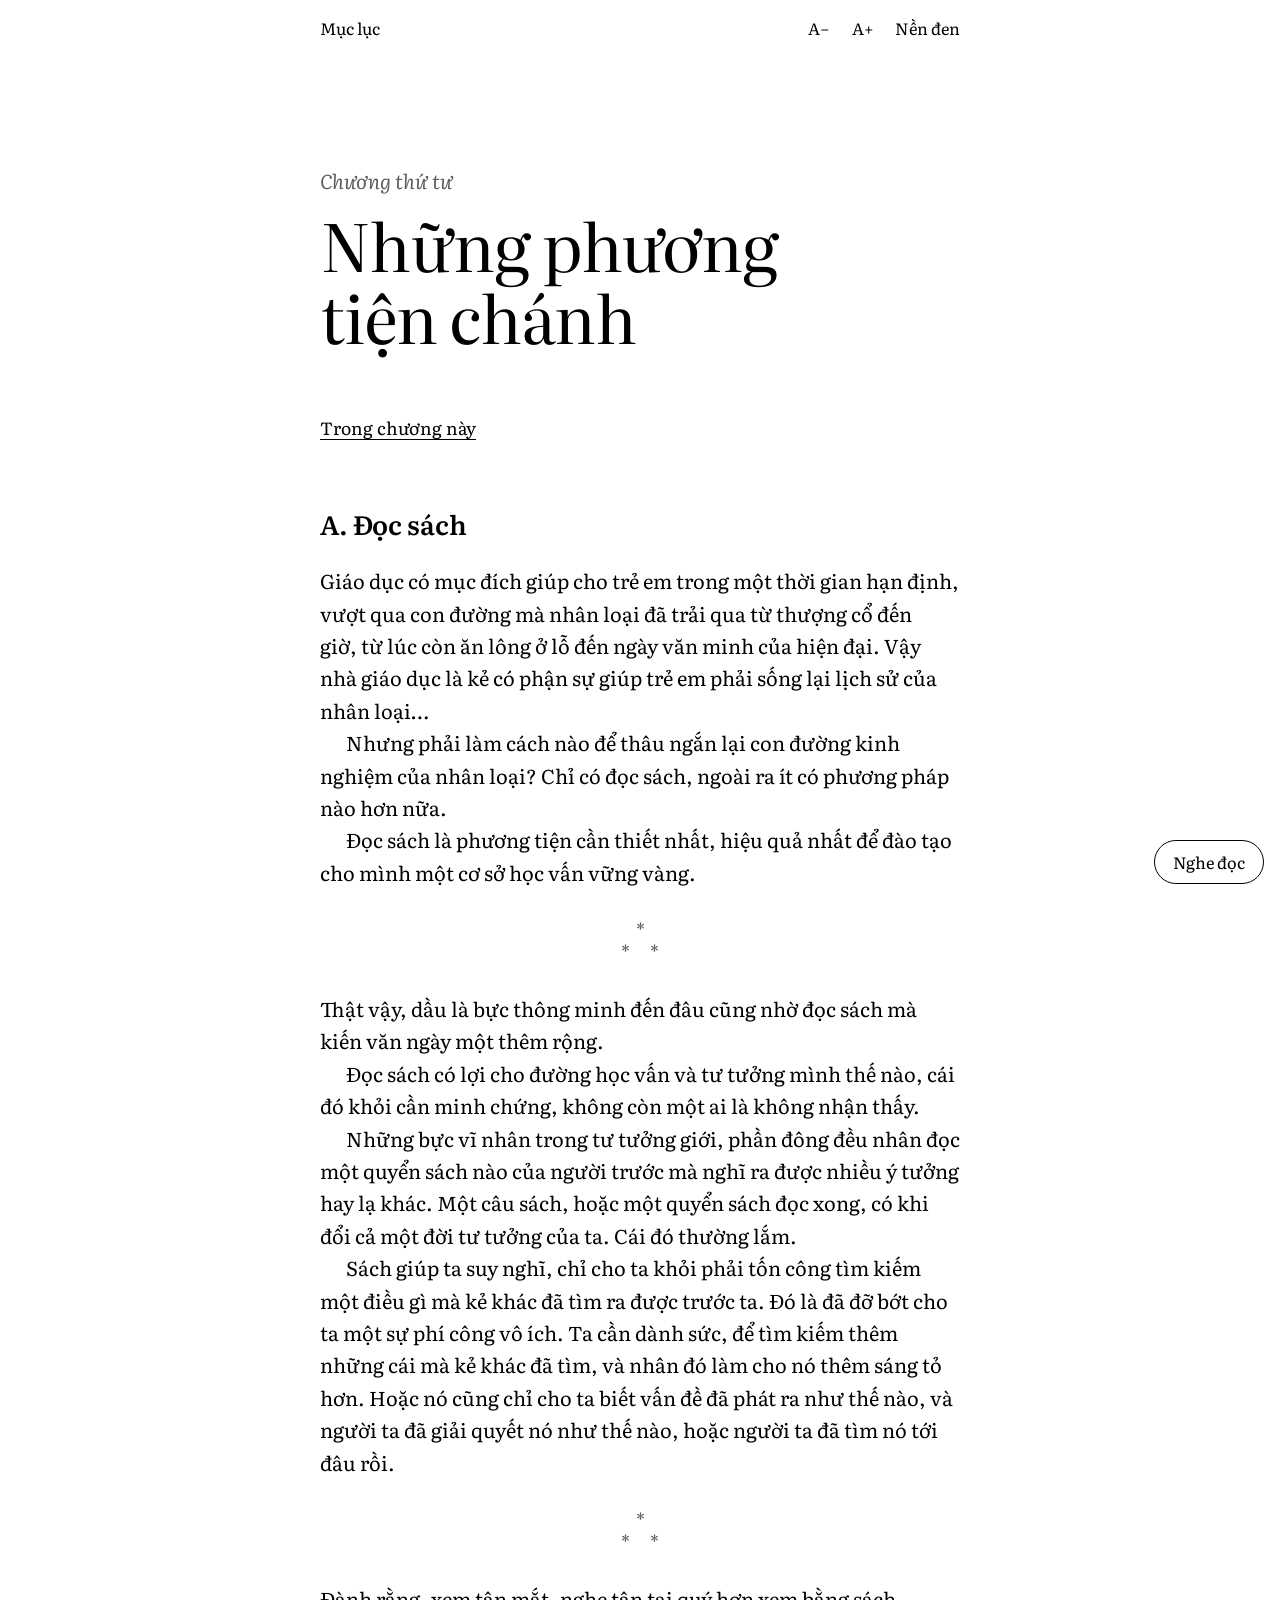
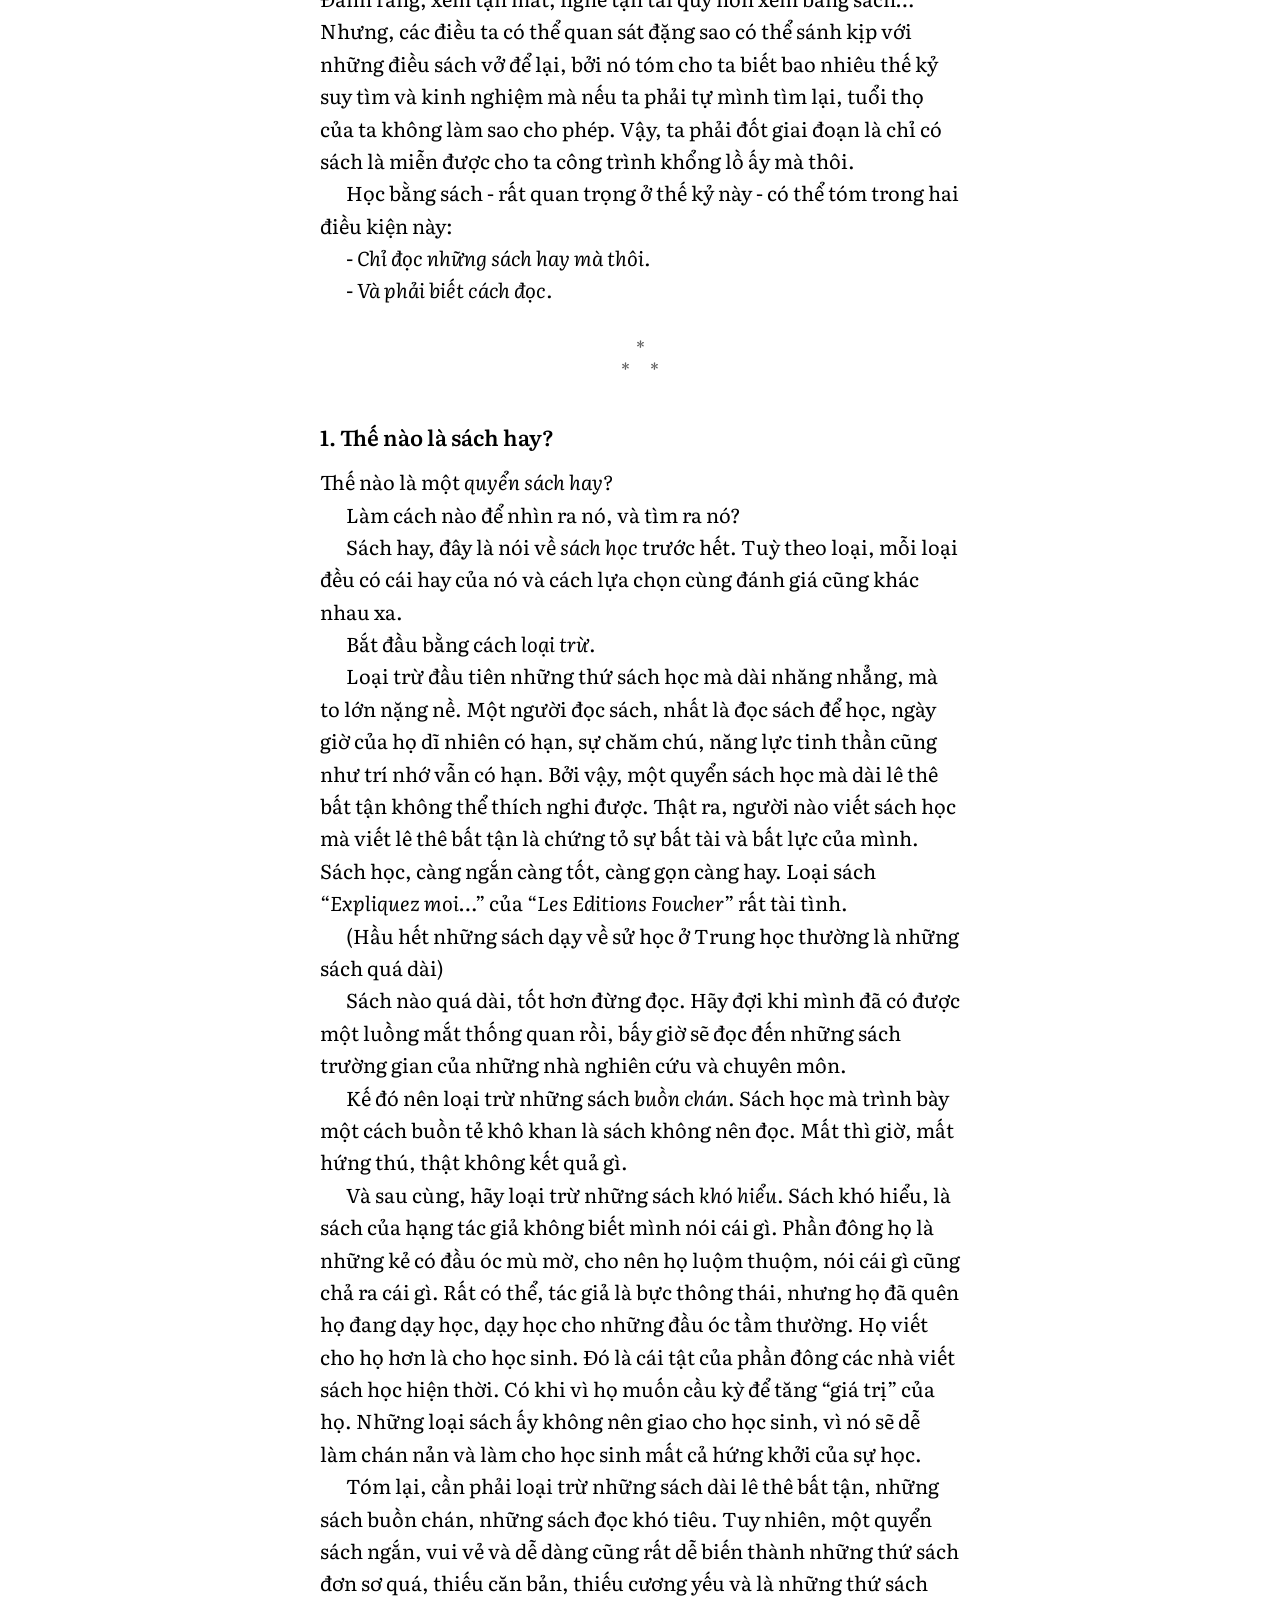
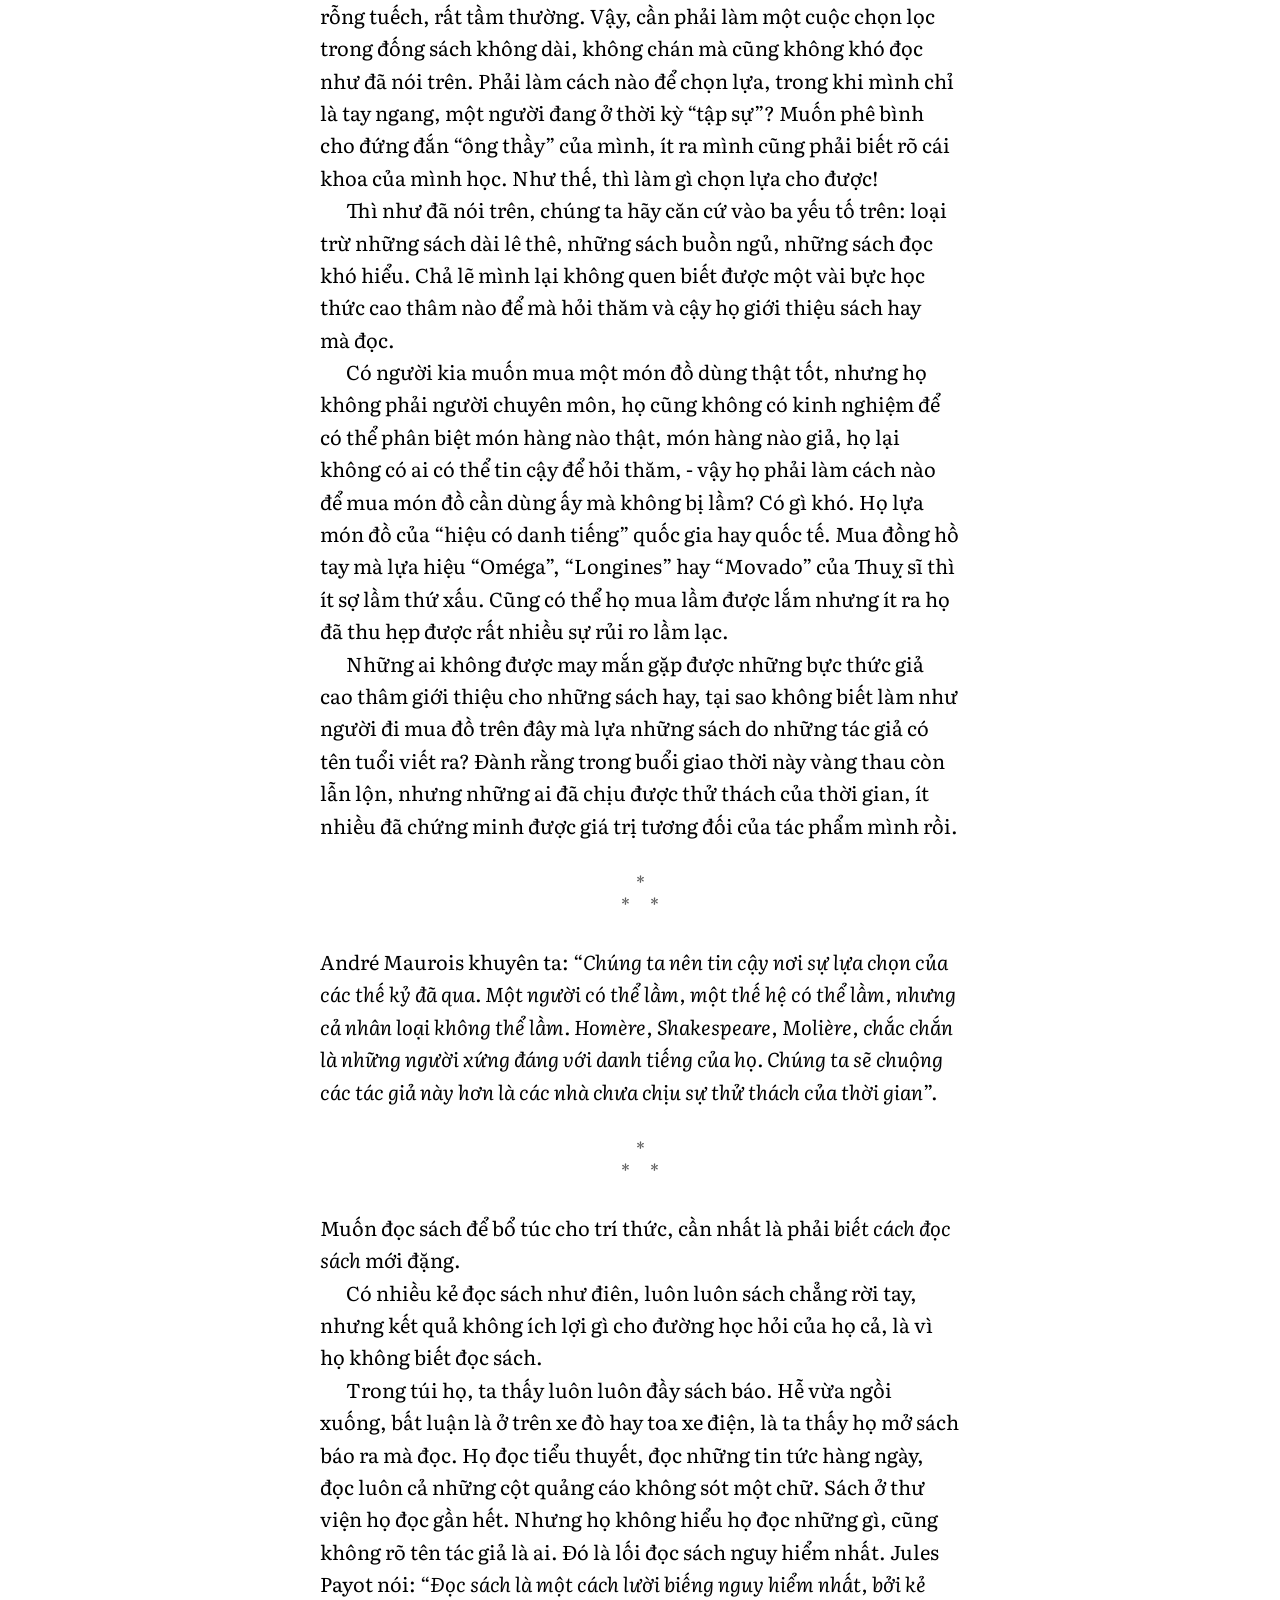
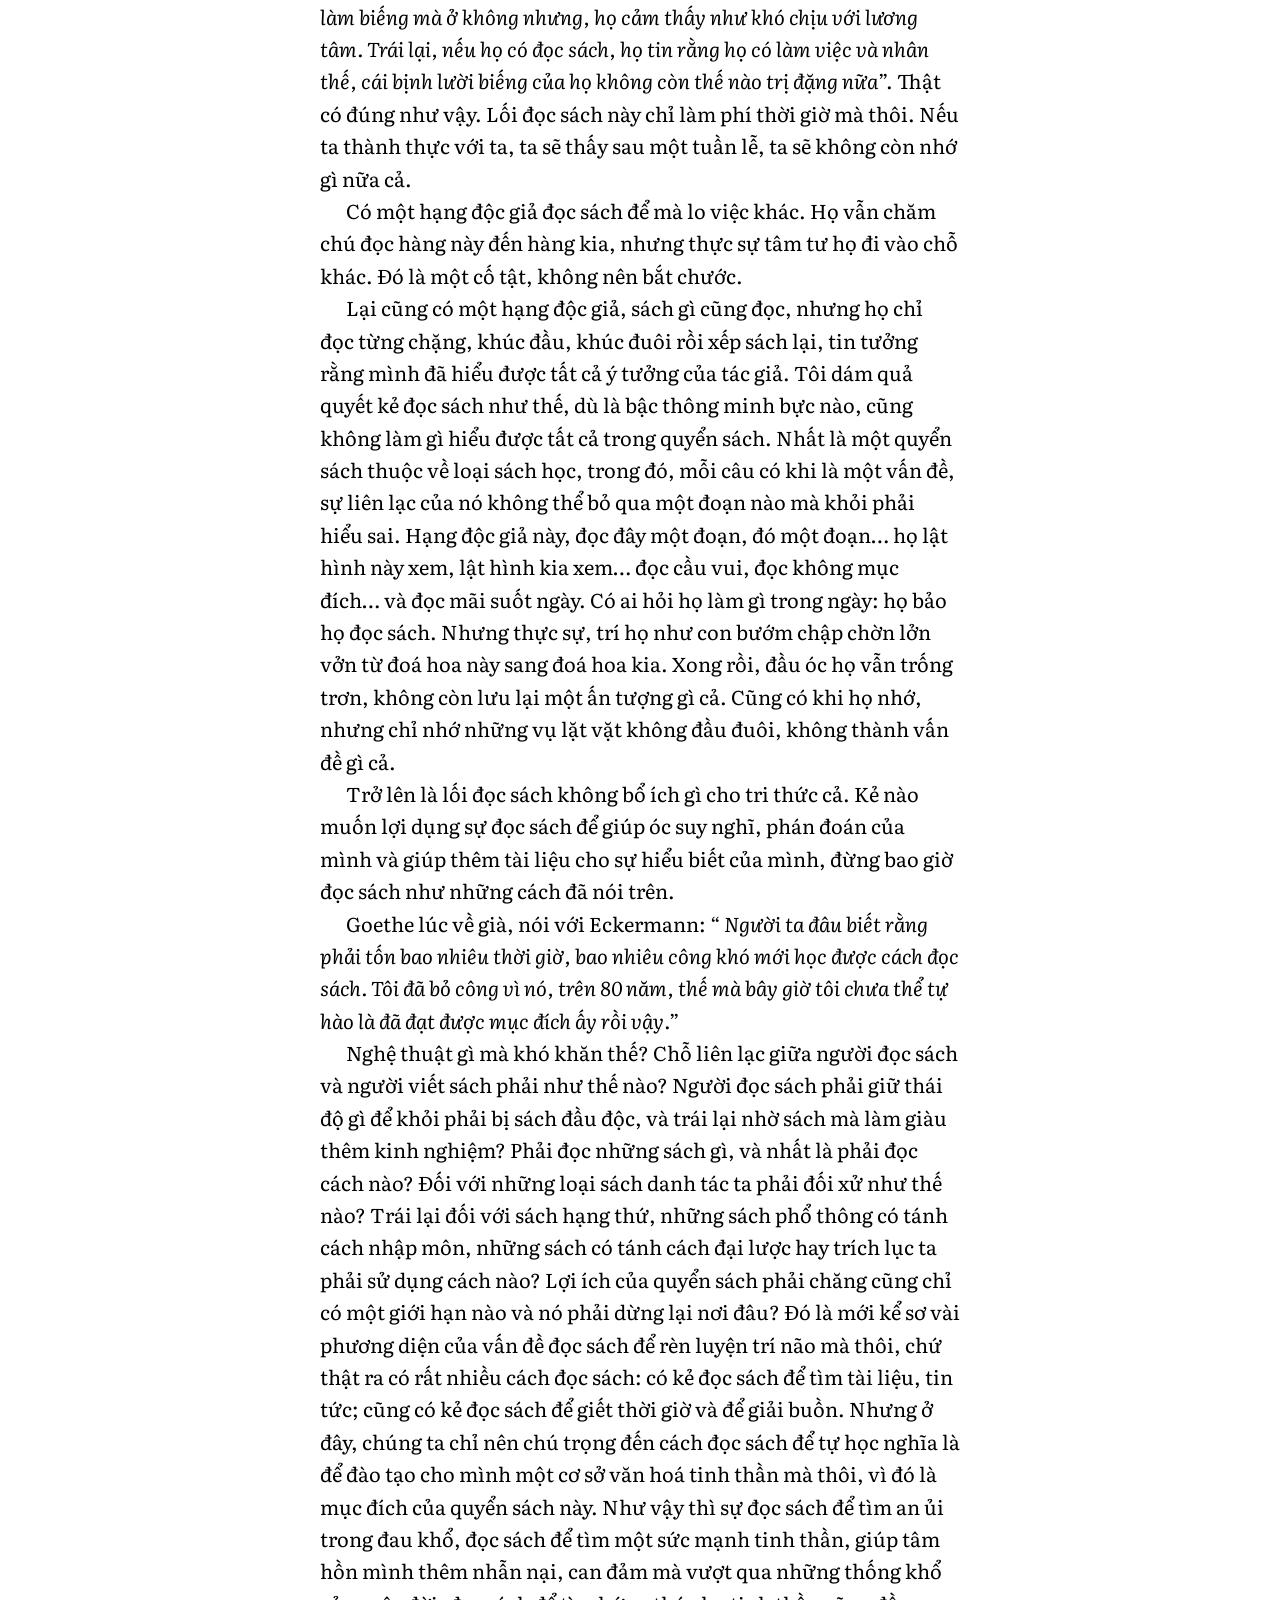
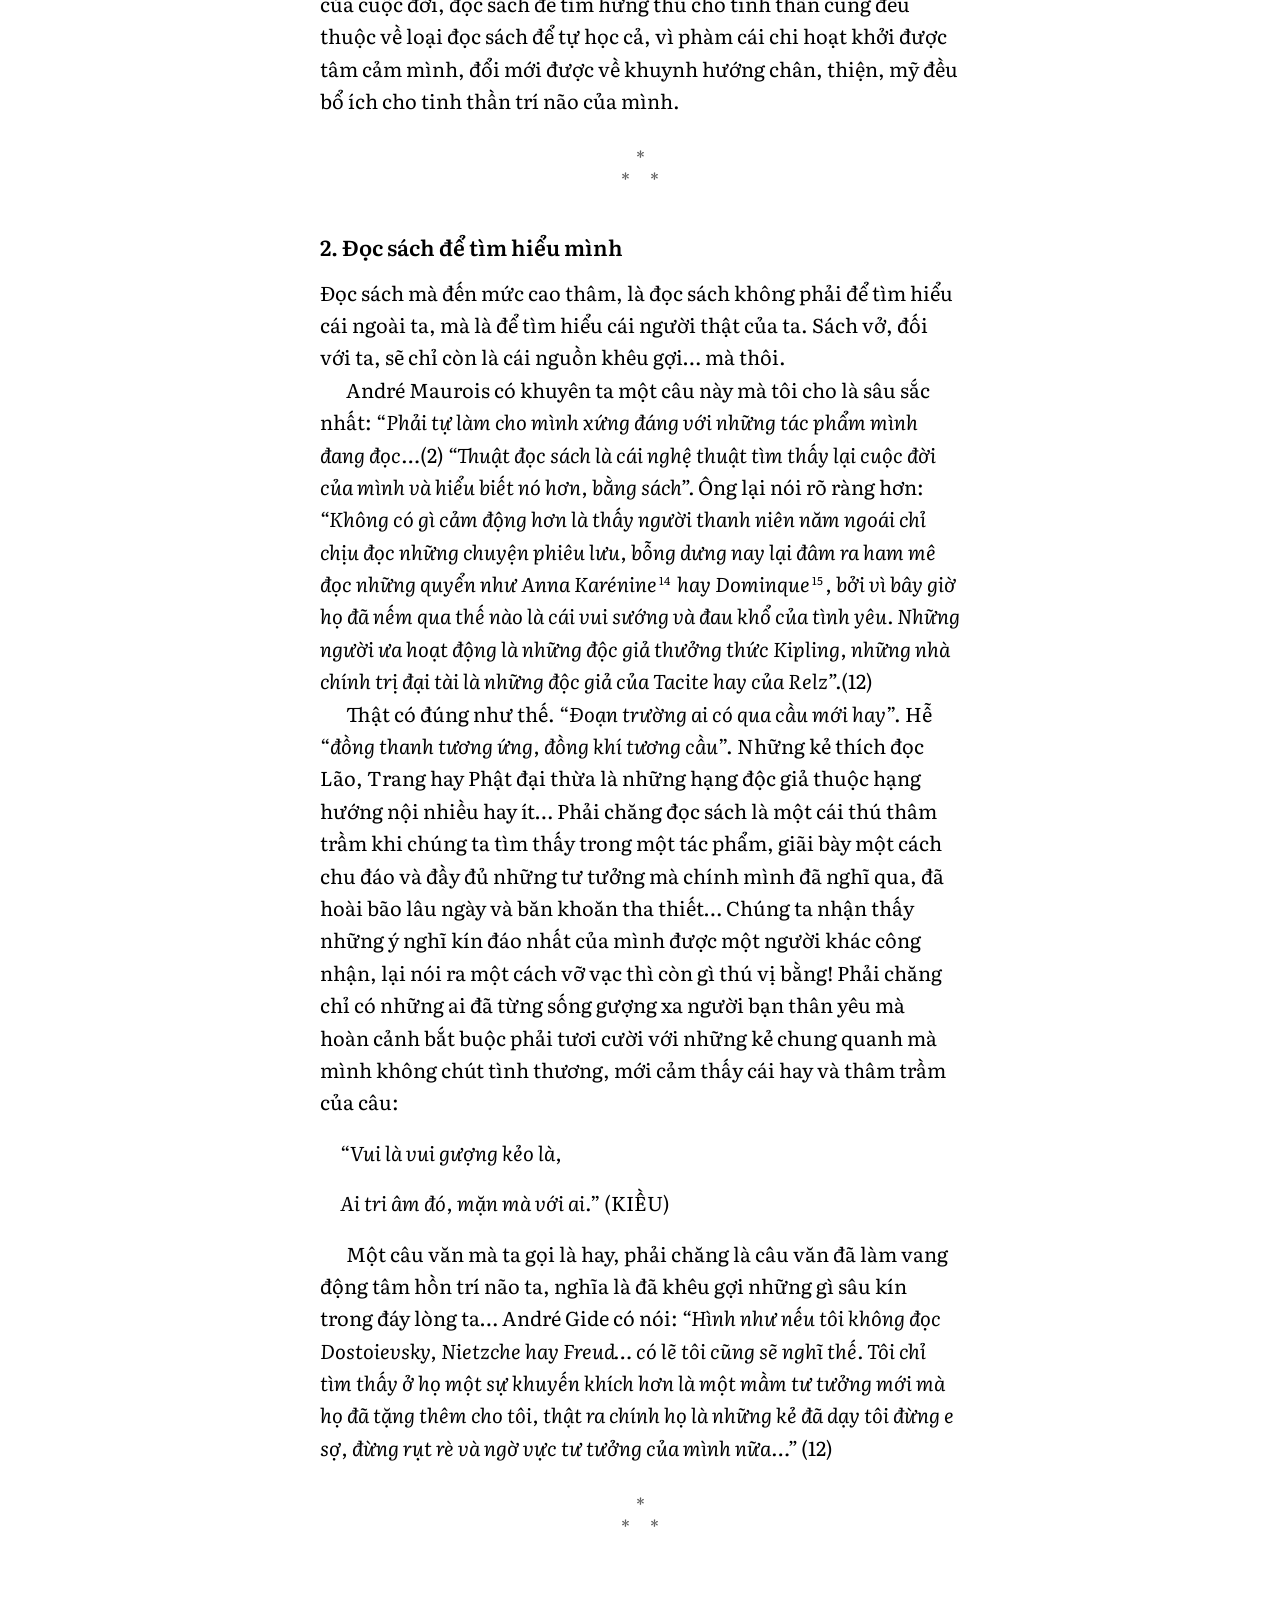
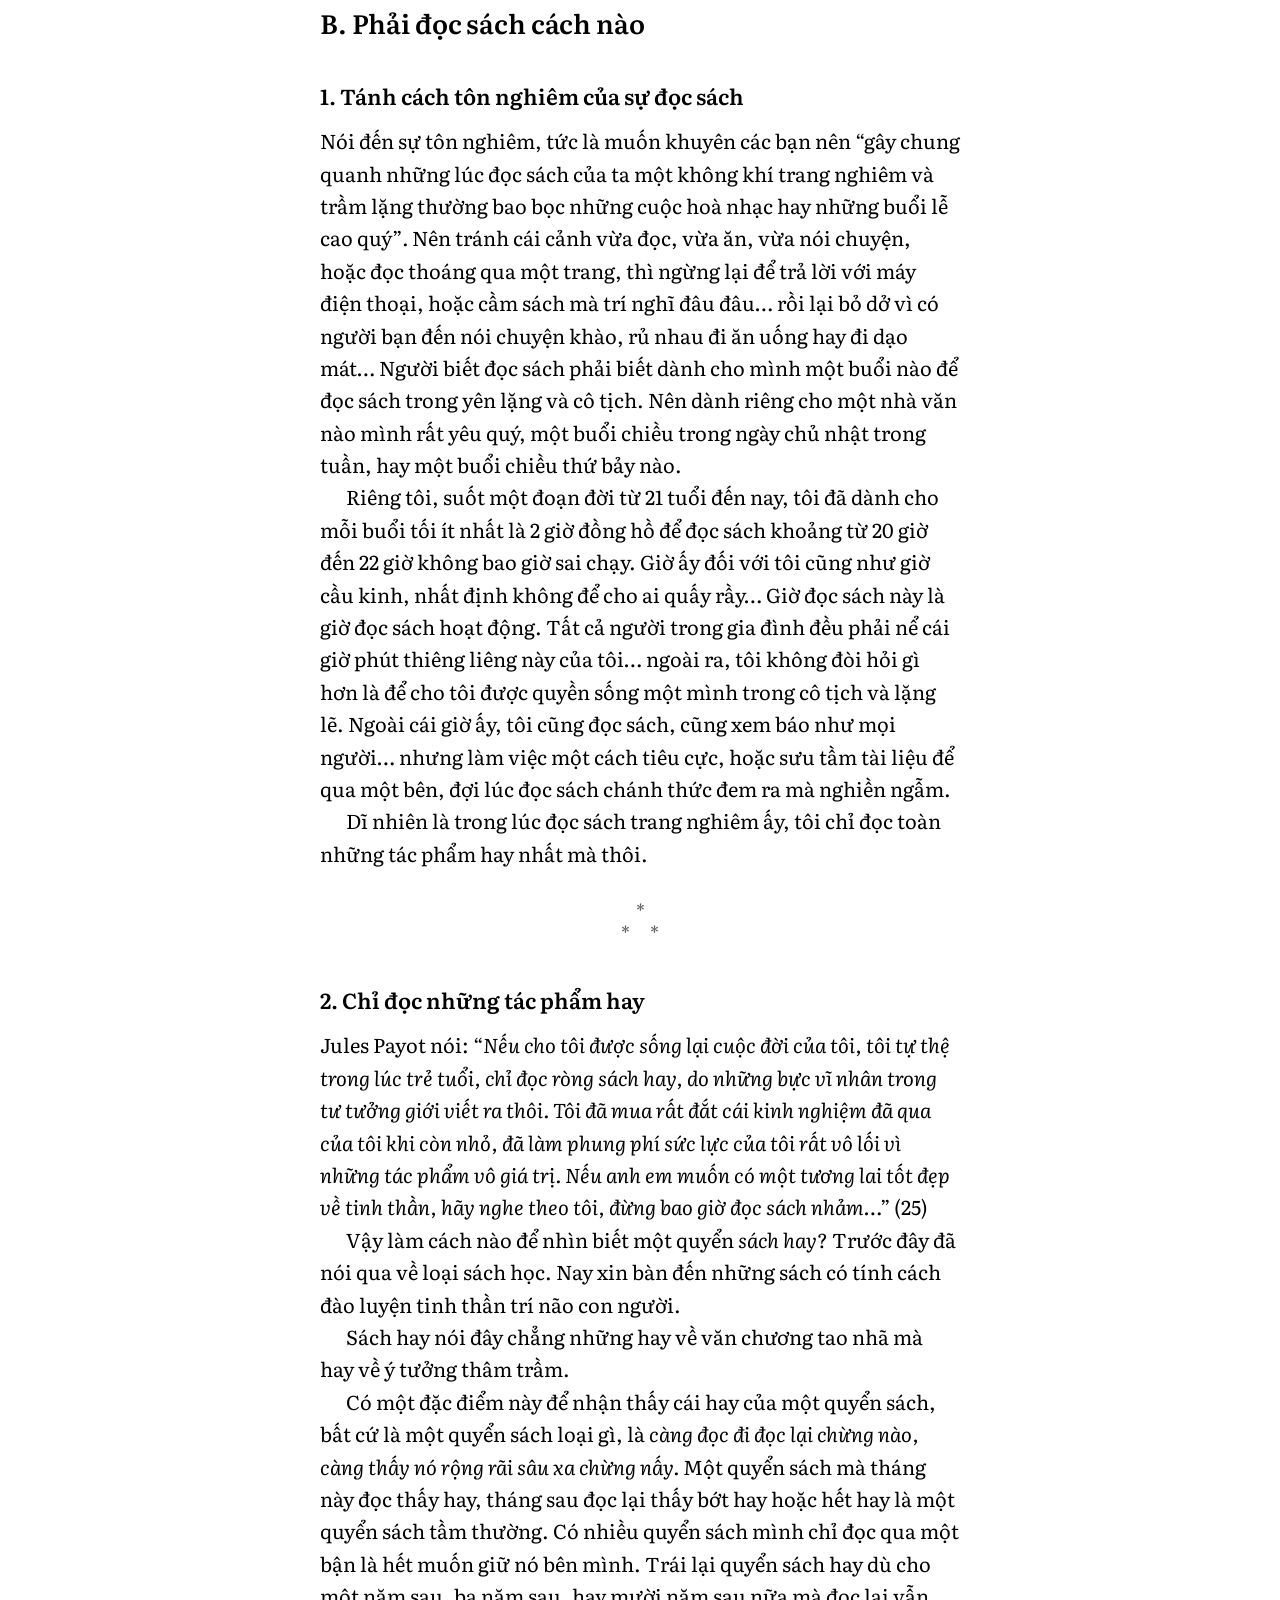
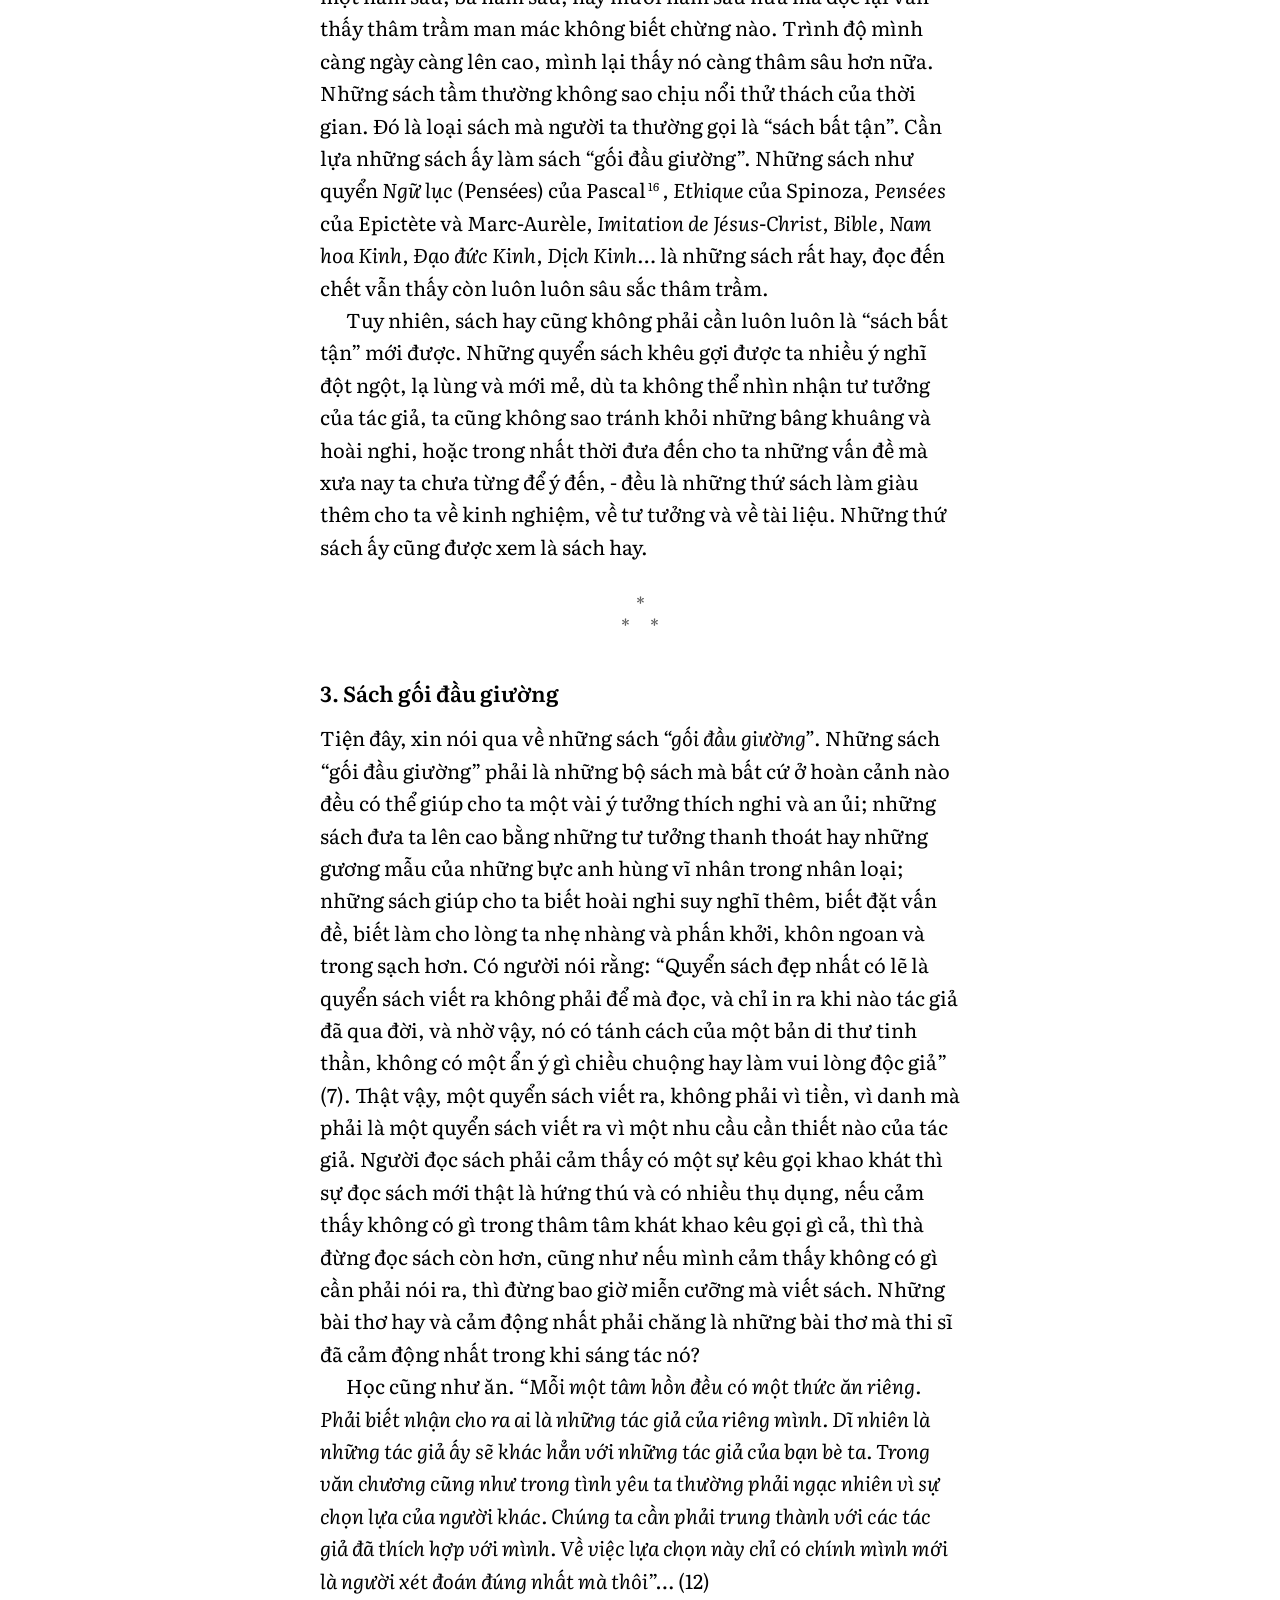
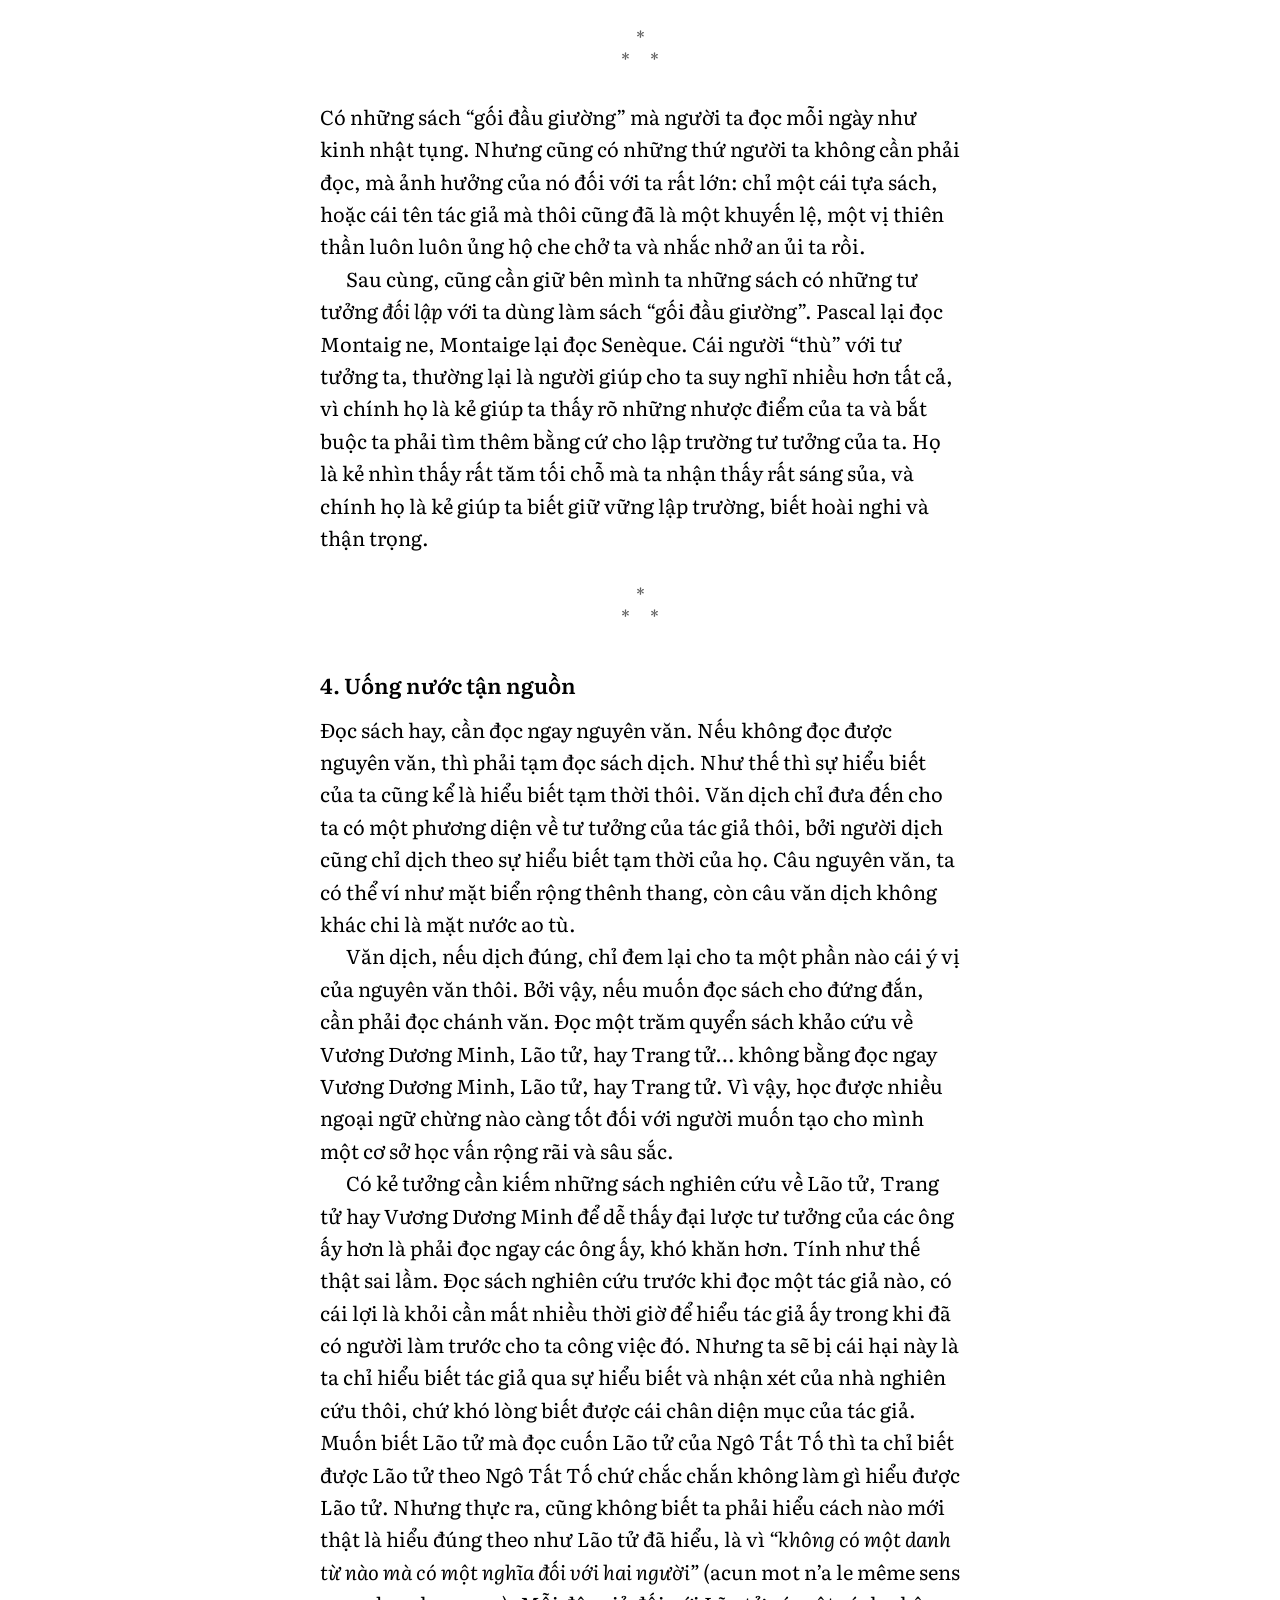
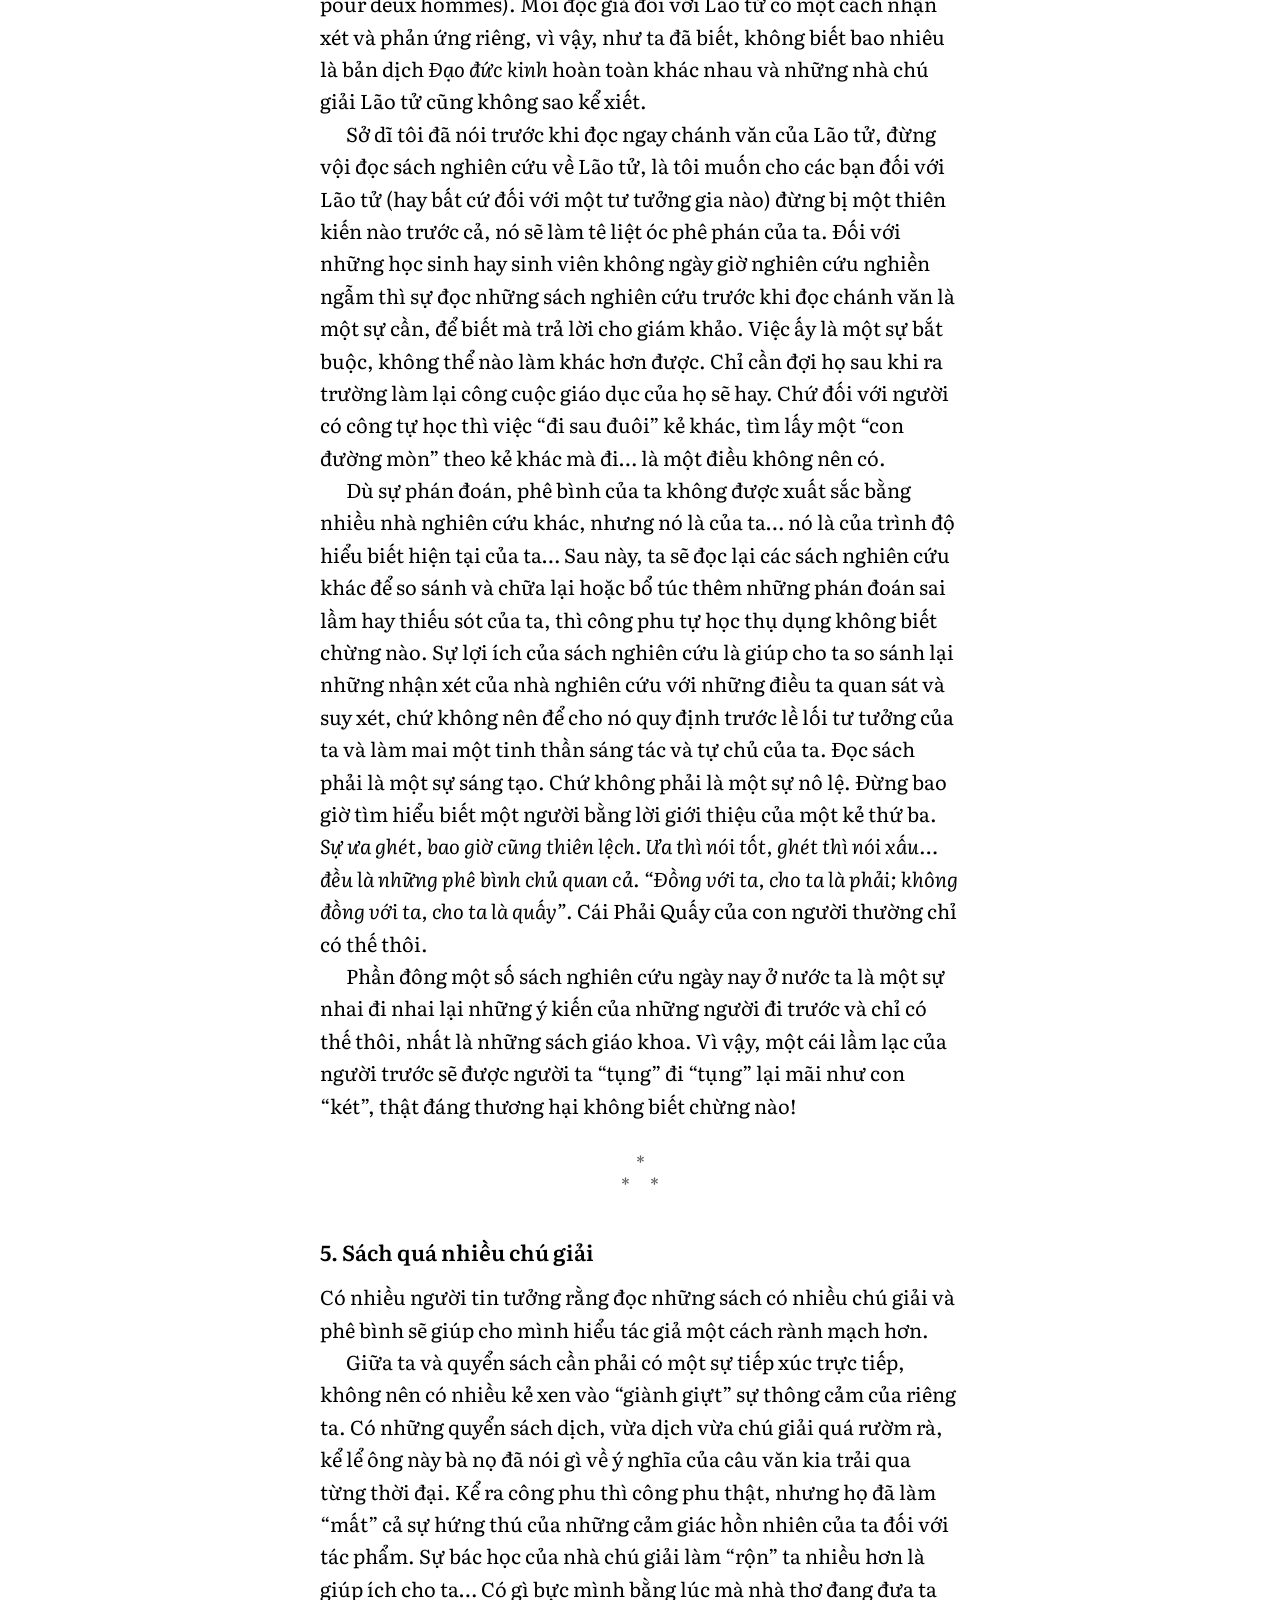
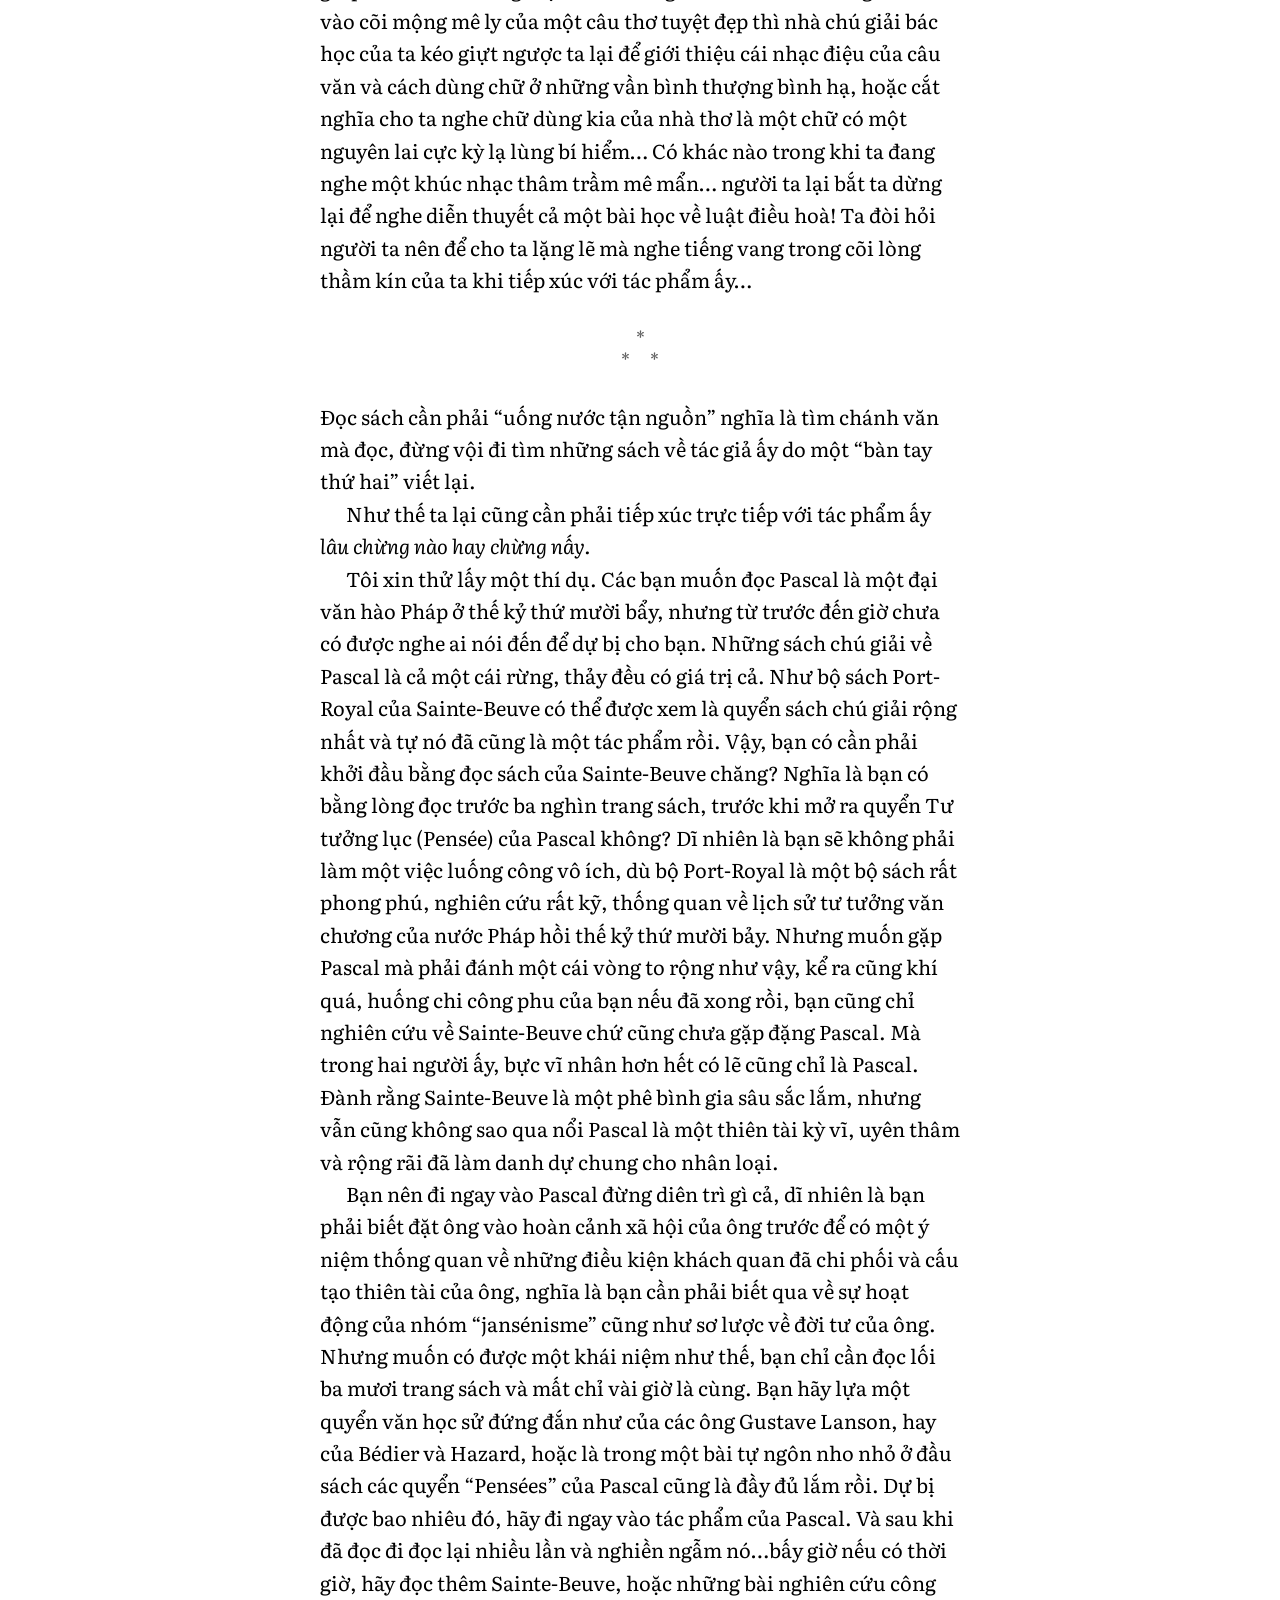
<file: site/chuong-4.html>
<!doctype html>
<html lang="vi">
<head>
<meta charset="utf-8">
<meta name="viewport" content="width=device-width, initial-scale=1">
<meta name="color-scheme" content="light dark">
<meta name="robots" content="noindex, nofollow">
<meta name="theme-color" content="#ffffff" media="(prefers-color-scheme: light)">
<meta name="theme-color" content="#000000" media="(prefers-color-scheme: dark)">
<title>Chương thứ tư: Những phương tiện chánh | Tôi tự học</title>
<script>
(function () {
  var d = document.documentElement;
  try {
    var t = localStorage.getItem("tth-theme");
    if (t === "dark" || t === "light") d.dataset.theme = t;
    var s = localStorage.getItem("tth-size");
    if (s) d.dataset.size = s;
  } catch (e) {}
})();
</script>
<link rel="stylesheet" href="assets/style.css">
</head>
<body data-slug="chuong-4" data-title="Những phương tiện chánh">
<header class="bar">
  <a class="bar-link" href="index.html">Mục lục</a>
  <div class="bar-tools">
    <span class="size" role="group" aria-label="Cỡ chữ"><button type="button" data-action="smaller" aria-label="Chữ nhỏ hơn">A−</button><button type="button" data-action="larger" aria-label="Chữ lớn hơn">A+</button></span>
    <button type="button" class="theme" data-action="theme">Nền đen</button>
  </div>
</header>
<main class="page">
<header class="opener">
<p class="label">Chương thứ tư</p><h1 class="title">Những phương tiện chánh</h1>
</header>
<details class="contents">
<summary>Trong chương này</summary>
<ul>
<li class=""><a href="#a-doc-sach">A. Đọc sách</a></li>
<li class="sub"><a href="#1-the-nao-la-sach-hay">1. Thế nào là sách hay?</a></li>
<li class="sub"><a href="#2-doc-sach-de-tim-hieu-minh">2. Đọc sách để tìm hiểu mình</a></li>
<li class=""><a href="#b-phai-doc-sach-cach-nao">B. Phải đọc sách cách nào</a></li>
<li class="sub"><a href="#1-tanh-cach-ton-nghiem-cua-su-doc-sach">1. Tánh cách tôn nghiêm của sự đọc sách</a></li>
<li class="sub"><a href="#2-chi-doc-nhung-tac-pham-hay">2. Chỉ đọc những tác phẩm hay</a></li>
<li class="sub"><a href="#3-sach-goi-dau-giuong">3. Sách gối đầu giường</a></li>
<li class="sub"><a href="#4-uong-nuoc-tan-nguon">4. Uống nước tận nguồn</a></li>
<li class="sub"><a href="#5-sach-qua-nhieu-chu-giai">5. Sách quá nhiều chú giải</a></li>
<li class="sub"><a href="#6-doc-sach-can-phai-doc-di-doc-lai-nhieu-lan">6. Đọc sách cần phải đọc đi đọc lại nhiều lần</a></li>
<li class="sub"><a href="#7-can-doc-nhung-sach-cao-hon-tam-hieu-biet-cua-minh">7. Cần đọc những sách cao hơn tầm hiểu biết của mình</a></li>
<li class="sub"><a href="#8-doi-voi-bat-cu-sach-nao-phai-danh-cho-no-mot-tam-long-thie">8. Đối với bất cứ sách nào, phải dành cho nó một tấm lòng thiện cảm</a></li>
<li class="sub"><a href="#9-can-on-lai-nhung-gi-ta-da-hieu-biet-hoac-da-suy-nghi-ve-va">9. Cần ôn lại những gì ta đã hiểu biết hoặc đã suy nghĩ về vấn đề của quyển sách đã nêu ra</a></li>
<li class="sub"><a href="#10-doc-sach-can-phai-dong-hoa-voi-no-va-phan-dong-lai-no">10. Đọc sách cần phải đồng hoá với nó và phản động lại nó</a></li>
<li class="sub"><a href="#11-doc-sach-can-dat-cho-minh-truoc-mot-van-de-hay-mot-cau-ho">11. Đọc sách cần đặt cho mình trước một vấn đề… hay một câu hỏi để tìm kiếm, săn đuổi…</a></li>
<li class="sub"><a href="#12-lam-the-nao-de-nghien-cuu-mot-he-thong-tu-tuong">12. Làm thế nào để nghiên cứu một hệ thống tư tưởng?</a></li>
<li class="sub"><a href="#13-lam-cach-nao-de-hieu-biet-duoc-hoc-thuyet-moi">13. Làm cách nào để hiểu biết được học thuyết mới?</a></li>
<li class="sub"><a href="#14-cai-hai-cua-nhung-sach-toat-yeu">14. Cái hại của những sách toát yếu</a></li>
<li class="sub"><a href="#15-viet-lai-nhung-gi-minh-da-doc">15. Viết lại những gì mình đã đọc</a></li>
<li class="sub"><a href="#16-doc-sach-can-xem-ban-muc-luc">16. Đọc sách cần xem bản mục lục</a></li>
</ul>
</details>
<article class="text">
<h2 id="a-doc-sach">A. Đọc sách</h2>
<p>Giáo dục có mục đích giúp cho trẻ em trong một thời gian hạn định, vượt qua con đường mà nhân loại đã trải qua từ thượng cổ đến giờ, từ lúc còn ăn lông ở lỗ đến ngày văn minh của hiện đại. Vậy nhà giáo dục là kẻ có phận sự giúp trẻ em phải sống lại lịch sử của nhân loại…</p>
<p>Nhưng phải làm cách nào để thâu ngắn lại con đường kinh nghiệm của nhân loại? Chỉ có đọc sách, ngoài ra ít có phương pháp nào hơn nữa.</p>
<p>Đọc sách là phương tiện cần thiết nhất, hiệu quả nhất để đào tạo cho mình một cơ sở học vấn vững vàng.</p>
<div class="break" aria-hidden="true"><span>*</span><span>*&#8195;*</span></div>
<p>Thật vậy, dầu là bực thông minh đến đâu cũng nhờ đọc sách mà kiến văn ngày một thêm rộng.</p>
<p>Đọc sách có lợi cho đường học vấn và tư tưởng mình thế nào, cái đó khỏi cần minh chứng, không còn một ai là không nhận thấy.</p>
<p>Những bực vĩ nhân trong tư tưởng giới, phần đông đều nhân đọc một quyển sách nào của người trước mà nghĩ ra được nhiều ý tưởng hay lạ khác. Một câu sách, hoặc một quyển sách đọc xong, có khi đổi cả một đời tư tưởng của ta. Cái đó thường lắm.</p>
<p>Sách giúp ta suy nghĩ, chỉ cho ta khỏi phải tốn công tìm kiếm một điều gì mà kẻ khác đã tìm ra được trước ta. Đó là đã đỡ bớt cho ta một sự phí công vô ích. Ta cần dành sức, để tìm kiếm thêm những cái mà kẻ khác đã tìm, và nhân đó làm cho nó thêm sáng tỏ hơn. Hoặc nó cũng chỉ cho ta biết vấn đề đã phát ra như thế nào, và người ta đã giải quyết nó như thế nào, hoặc người ta đã tìm nó tới đâu rồi.</p>
<div class="break" aria-hidden="true"><span>*</span><span>*&#8195;*</span></div>
<p>Đành rằng, xem tận mắt, nghe tận tai quý hơn xem bằng sách… Nhưng, các điều ta có thể quan sát đặng sao có thể sánh kịp với những điều sách vở để lại, bởi nó tóm cho ta biết bao nhiêu thế kỷ suy tìm và kinh nghiệm mà nếu ta phải tự mình tìm lại, tuổi thọ của ta không làm sao cho phép. Vậy, ta phải đốt giai đoạn là chỉ có sách là miễn được cho ta công trình khổng lồ ấy mà thôi.</p>
<p>Học bằng sách - rất quan trọng ở thế kỷ này - có thể tóm trong hai điều kiện này:</p>
<p><em>- Chỉ đọc những sách hay mà thôi.</em></p>
<p><em>- Và phải biết cách đọc.</em></p>
<div class="break" aria-hidden="true"><span>*</span><span>*&#8195;*</span></div>
<h3 id="1-the-nao-la-sach-hay">1. Thế nào là sách hay?</h3>
<p>Thế nào là một <em>quyển sách hay?</em></p>
<p>Làm cách nào để nhìn ra nó, và tìm ra nó?</p>
<p>Sách hay, đây là nói về <em>sách học</em> trước hết. Tuỳ theo loại, mỗi loại đều có cái hay của nó và cách lựa chọn cùng đánh giá cũng khác nhau xa.</p>
<p>Bắt đầu bằng cách <em>loại trừ</em>.</p>
<p>Loại trừ đầu tiên những thứ sách học mà dài nhăng nhẳng, mà to lớn nặng nề. Một người đọc sách, nhất là đọc sách để học, ngày giờ của họ dĩ nhiên có hạn, sự chăm chú, năng lực tinh thần cũng như trí nhớ vẫn có hạn. Bởi vậy, một quyển sách học mà dài lê thê bất tận không thể thích nghi được. Thật ra, người nào viết sách học mà viết lê thê bất tận là chứng tỏ sự bất tài và bất lực của mình. Sách học, càng ngắn càng tốt, càng gọn càng hay. Loại sách “<em>Expliquez moi</em>…” của “<em>Les Editions Foucher</em>” rất tài tình.</p>
<p>(Hầu hết những sách dạy về sử học ở Trung học thường là những sách quá dài)</p>
<p>Sách nào quá dài, tốt hơn đừng đọc. Hãy đợi khi mình đã có được một luồng mắt thống quan rồi, bấy giờ sẽ đọc đến những sách trường gian của những nhà nghiên cứu và chuyên môn.</p>
<p>Kế đó nên loại trừ những sách <em>buồn chán</em>. Sách học mà trình bày một cách buồn tẻ khô khan là sách không nên đọc. Mất thì giờ, mất hứng thú, thật không kết quả gì.</p>
<p>Và sau cùng, hãy loại trừ những sách <em>khó hiểu</em>. Sách khó hiểu, là sách của hạng tác giả không biết mình nói cái gì. Phần đông họ là những kẻ có đầu óc mù mờ, cho nên họ luộm thuộm, nói cái gì cũng chả ra cái gì. Rất có thể, tác giả là bực thông thái, nhưng họ đã quên họ đang dạy học, dạy học cho những đầu óc tầm thường. Họ viết cho họ hơn là cho học sinh. Đó là cái tật của phần đông các nhà viết sách học hiện thời. Có khi vì họ muốn cầu kỳ để tăng “giá trị” của họ. Những loại sách ấy không nên giao cho học sinh, vì nó sẽ dễ làm chán nản và làm cho học sinh mất cả hứng khởi của sự học.</p>
<p>Tóm lại, cần phải loại trừ những sách dài lê thê bất tận, những sách buồn chán, những sách đọc khó tiêu. Tuy nhiên, một quyển sách ngắn, vui vẻ và dễ dàng cũng rất dễ biến thành những thứ sách đơn sơ quá, thiếu căn bản, thiếu cương yếu và là những thứ sách rỗng tuếch, rất tầm thường. Vậy, cần phải làm một cuộc chọn lọc trong đống sách không dài, không chán mà cũng không khó đọc như đã nói trên. Phải làm cách nào để chọn lựa, trong khi mình chỉ là tay ngang, một người đang ở thời kỳ “tập sự”? Muốn phê bình cho đứng đắn “ông thầy” của mình, ít ra mình cũng phải biết rõ cái khoa của mình học. Như thế, thì làm gì chọn lựa cho được!</p>
<p>Thì như đã nói trên, chúng ta hãy căn cứ vào ba yếu tố trên: loại trừ những sách dài lê thê, những sách buồn ngủ, những sách đọc khó hiểu. Chả lẽ mình lại không quen biết được một vài bực học thức cao thâm nào để mà hỏi thăm và cậy họ giới thiệu sách hay mà đọc.</p>
<p>Có người kia muốn mua một món đồ dùng thật tốt, nhưng họ không phải người chuyên môn, họ cũng không có kinh nghiệm để có thể phân biệt món hàng nào thật, món hàng nào giả, họ lại không có ai có thể tin cậy để hỏi thăm, - vậy họ phải làm cách nào để mua món đồ cần dùng ấy mà không bị lầm? Có gì khó. Họ lựa món đồ của “hiệu có danh tiếng” quốc gia hay quốc tế. Mua đồng hồ tay mà lựa hiệu “Oméga”, “Longines” hay “Movado” của Thuỵ sĩ thì ít sợ lầm thứ xấu. Cũng có thể họ mua lầm được lắm nhưng ít ra họ đã thu hẹp được rất nhiều sự rủi ro lầm lạc.</p>
<p>Những ai không được may mắn gặp được những bực thức giả cao thâm giới thiệu cho những sách hay, tại sao không biết làm như người đi mua đồ trên đây mà lựa những sách do những tác giả có tên tuổi viết ra? Đành rằng trong buổi giao thời này vàng thau còn lẫn lộn, nhưng những ai đã chịu được thử thách của thời gian, ít nhiều đã chứng minh được giá trị tương đối của tác phẩm mình rồi.</p>
<div class="break" aria-hidden="true"><span>*</span><span>*&#8195;*</span></div>
<p>André Maurois khuyên ta: “<em>Chúng ta nên tin cậy nơi sự lựa chọn của các thế kỷ đã qua. Một người có thể lầm, một thế hệ có thể lầm, nhưng cả nhân loại không thể lầm. Homère, Shakespeare, Molière, chắc chắn là những người xứng đáng với danh tiếng của họ. Chúng ta sẽ chuộng các tác giả này hơn là các nhà chưa chịu sự thử thách của thời gian</em>”.</p>
<div class="break" aria-hidden="true"><span>*</span><span>*&#8195;*</span></div>
<p>Muốn đọc sách để bổ túc cho trí thức, cần nhất là phải <em>biết cách đọc sách</em> mới đặng.</p>
<p>Có nhiều kẻ đọc sách như điên, luôn luôn sách chẳng rời tay, nhưng kết quả không ích lợi gì cho đường học hỏi của họ cả, là vì họ không biết đọc sách.</p>
<p>Trong túi họ, ta thấy luôn luôn đầy sách báo. Hễ vừa ngồi xuống, bất luận là ở trên xe đò hay toa xe điện, là ta thấy họ mở sách báo ra mà đọc. Họ đọc tiểu thuyết, đọc những tin tức hàng ngày, đọc luôn cả những cột quảng cáo không sót một chữ. Sách ở thư viện họ đọc gần hết. Nhưng họ không hiểu họ đọc những gì, cũng không rõ tên tác giả là ai. Đó là lối đọc sách nguy hiểm nhất. Jules Payot nói: “<em>Đọc sách là một cách lười biếng nguy hiểm nhất, bởi kẻ làm biếng mà ở không nhưng, họ cảm thấy như khó chịu với lương tâm. Trái lại, nếu họ có đọc sách, họ tin rằng họ có làm việc và nhân thế, cái bịnh lười biếng của họ không còn thế nào trị đặng nữa</em>”. Thật có đúng như vậy. Lối đọc sách này chỉ làm phí thời giờ mà thôi. Nếu ta thành thực với ta, ta sẽ thấy sau một tuần lễ, ta sẽ không còn nhớ gì nữa cả.</p>
<p>Có một hạng độc giả đọc sách để mà lo việc khác. Họ vẫn chăm chú đọc hàng này đến hàng kia, nhưng thực sự tâm tư họ đi vào chỗ khác. Đó là một cố tật, không nên bắt chước.</p>
<p>Lại cũng có một hạng độc giả, sách gì cũng đọc, nhưng họ chỉ đọc từng chặng, khúc đầu, khúc đuôi rồi xếp sách lại, tin tưởng rằng mình đã hiểu được tất cả ý tưởng của tác giả. Tôi dám quả quyết kẻ đọc sách như thế, dù là bậc thông minh bực nào, cũng không làm gì hiểu được tất cả trong quyển sách. Nhất là một quyển sách thuộc về loại sách học, trong đó, mỗi câu có khi là một vấn đề, sự liên lạc của nó không thể bỏ qua một đoạn nào mà khỏi phải hiểu sai. Hạng độc giả này, đọc đây một đoạn, đó một đoạn… họ lật hình này xem, lật hình kia xem… đọc cầu vui, đọc không mục đích… và đọc mãi suốt ngày. Có ai hỏi họ làm gì trong ngày: họ bảo họ đọc sách. Nhưng thực sự, trí họ như con bướm chập chờn lởn vởn từ đoá hoa này sang đoá hoa kia. Xong rồi, đầu óc họ vẫn trống trơn, không còn lưu lại một ấn tượng gì cả. Cũng có khi họ nhớ, nhưng chỉ nhớ những vụ lặt vặt không đầu đuôi, không thành vấn đề gì cả.</p>
<p>Trở lên là lối đọc sách không bổ ích gì cho tri thức cả. Kẻ nào muốn lợi dụng sự đọc sách để giúp óc suy nghĩ, phán đoán của mình và giúp thêm tài liệu cho sự hiểu biết của mình, đừng bao giờ đọc sách như những cách đã nói trên.</p>
<p>Goethe lúc về già, nói với Eckermann: “ <em>Người ta đâu biết rằng phải tốn bao nhiêu thời giờ, bao nhiêu công khó mới học được cách đọc sách. Tôi đã bỏ công vì nó, trên 80 năm, thế mà bây giờ tôi chưa thể tự hào là đã đạt được mục đích ấy rồi vậy</em>.”</p>
<p>Nghệ thuật gì mà khó khăn thế? Chỗ liên lạc giữa người đọc sách và người viết sách phải như thế nào? Người đọc sách phải giữ thái độ gì để khỏi phải bị sách đầu độc, và trái lại nhờ sách mà làm giàu thêm kinh nghiệm? Phải đọc những sách gì, và nhất là phải đọc cách nào? Đối với những loại sách danh tác ta phải đối xử như thế nào? Trái lại đối với sách hạng thứ, những sách phổ thông có tánh cách nhập môn, những sách có tánh cách đại lược hay trích lục ta phải sử dụng cách nào? Lợi ích của quyển sách phải chăng cũng chỉ có một giới hạn nào và nó phải dừng lại nơi đâu? Đó là mới kể sơ vài phương diện của vấn đề đọc sách để rèn luyện trí não mà thôi, chứ thật ra có rất nhiều cách đọc sách: có kẻ đọc sách để tìm tài liệu, tin tức; cũng có kẻ đọc sách để giết thời giờ và để giải buồn. Nhưng ở đây, chúng ta chỉ nên chú trọng đến cách đọc sách để tự học nghĩa là để đào tạo cho mình một cơ sở văn hoá tinh thần mà thôi, vì đó là mục đích của quyển sách này. Như vậy thì sự đọc sách để tìm an ủi trong đau khổ, đọc sách để tìm một sức mạnh tinh thần, giúp tâm hồn mình thêm nhẫn nại, can đảm mà vượt qua những thống khổ của cuộc đời, đọc sách để tìm hứng thú cho tinh thần cũng đều thuộc về loại đọc sách để tự học cả, vì phàm cái chi hoạt khởi được tâm cảm mình, đổi mới được về khuynh hướng chân, thiện, mỹ đều bổ ích cho tinh thần trí não của mình.</p>
<div class="break" aria-hidden="true"><span>*</span><span>*&#8195;*</span></div>
<h3 id="2-doc-sach-de-tim-hieu-minh">2. Đọc sách để tìm hiểu mình</h3>
<p>Đọc sách mà đến mức cao thâm, là đọc sách không phải để tìm hiểu cái ngoài ta, mà là để tìm hiểu cái người thật của ta. Sách vở, đối với ta, sẽ chỉ còn là cái nguồn khêu gợi… mà thôi.</p>
<p>André Maurois có khuyên ta một câu này mà tôi cho là sâu sắc nhất: “<em>Phải tự làm cho mình xứng đáng với những tác phẩm mình đang đọc…</em>(2) <em>“Thuật đọc sách là cái nghệ thuật tìm thấy lại cuộc đời của mình và hiểu biết nó hơn, bằng sách”.</em> Ông lại nói rõ ràng hơn: <em>“Không có gì cảm động hơn là thấy người thanh niên năm ngoái chỉ chịu đọc những chuyện phiêu lưu, bỗng dưng nay lại đâm ra ham mê đọc những quyển như Anna Karénine</em><sup><a class="fn" href="#chu-thich-14" id="ref-14" data-n="14" aria-label="Chú thích 14">14</a></sup> <em>hay Dominque</em><sup><a class="fn" href="#chu-thich-15" id="ref-15" data-n="15" aria-label="Chú thích 15">15</a></sup><em>, bởi vì bây giờ họ đã nếm qua thế nào là cái vui sướng và đau khổ của tình yêu. Những người ưa hoạt động là những độc giả thưởng thức Kipling, những nhà chính trị đại tài là những độc giả của Tacite hay của Relz”.</em>(12)</p>
<p>Thật có đúng như thế. “<em>Đoạn trường ai có qua cầu mới hay</em>”. Hễ “<em>đồng thanh tương ứng, đồng khí tương cầu</em>”. Những kẻ thích đọc Lão, Trang hay Phật đại thừa là những hạng độc giả thuộc hạng hướng nội nhiều hay ít… Phải chăng đọc sách là một cái thú thâm trầm khi chúng ta tìm thấy trong một tác phẩm, giãi bày một cách chu đáo và đầy đủ những tư tưởng mà chính mình đã nghĩ qua, đã hoài bão lâu ngày và băn khoăn tha thiết… Chúng ta nhận thấy những ý nghĩ kín đáo nhất của mình được một người khác công nhận, lại nói ra một cách vỡ vạc thì còn gì thú vị bằng! Phải chăng chỉ có những ai đã từng sống gượng xa người bạn thân yêu mà hoàn cảnh bắt buộc phải tươi cười với những kẻ chung quanh mà mình không chút tình thương, mới cảm thấy cái hay và thâm trầm của câu:</p>
<p class="verse"><span class="line">“<em>Vui là vui gượng kẻo là,</em></span></p>
<p class="verse"><span class="line"><em>Ai tri âm đó, mặn mà với ai</em>.” (KIỀU)</span></p>
<p>Một câu văn mà ta gọi là hay, phải chăng là câu văn đã làm vang động tâm hồn trí não ta, nghĩa là đã khêu gợi những gì sâu kín trong đáy lòng ta… André Gide có nói: <em>“Hình như nếu tôi không đọc Dostoievsky, Nietzche hay Freud… có lẽ tôi cũng sẽ nghĩ thế. Tôi chỉ tìm thấy ở họ một sự khuyến khích hơn là một mầm tư tưởng mới mà họ đã tặng thêm cho tôi, thật ra chính họ là những kẻ đã dạy tôi đừng e sợ, đừng rụt rè và ngờ vực tư tưởng của mình nữa…”</em> (12)</p>
<div class="break" aria-hidden="true"><span>*</span><span>*&#8195;*</span></div>
<h2 id="b-phai-doc-sach-cach-nao">B. Phải đọc sách cách nào</h2>
<h3 id="1-tanh-cach-ton-nghiem-cua-su-doc-sach">1. Tánh cách tôn nghiêm của sự đọc sách</h3>
<p>Nói đến sự tôn nghiêm, tức là muốn khuyên các bạn nên “gây chung quanh những lúc đọc sách của ta một không khí trang nghiêm và trầm lặng thường bao bọc những cuộc hoà nhạc hay những buổi lễ cao quý”<em>.</em> Nên tránh cái cảnh vừa đọc, vừa ăn, vừa nói chuyện, hoặc đọc thoáng qua một trang, thì ngừng lại để trả lời với máy điện thoại, hoặc cầm sách mà trí nghĩ đâu đâu… rồi lại bỏ dở vì có người bạn đến nói chuyện khào, rủ nhau đi ăn uống hay đi dạo mát… Người biết đọc sách phải biết dành cho mình một buổi nào để đọc sách trong yên lặng và cô tịch. Nên dành riêng cho một nhà văn nào mình rất yêu quý, một buổi chiều trong ngày chủ nhật trong tuần, hay một buổi chiều thứ bảy nào.</p>
<p>Riêng tôi, suốt một đoạn đời từ 21 tuổi đến nay, tôi đã dành cho mỗi buổi tối ít nhất là 2 giờ đồng hồ để đọc sách khoảng từ 20 giờ đến 22 giờ không bao giờ sai chạy. Giờ ấy đối với tôi cũng như giờ cầu kinh, nhất định không để cho ai quấy rầy… Giờ đọc sách này là giờ đọc sách hoạt động. Tất cả người trong gia đình đều phải nể cái giờ phút thiêng liêng này của tôi… ngoài ra, tôi không đòi hỏi gì hơn là để cho tôi được quyền sống một mình trong cô tịch và lặng lẽ. Ngoài cái giờ ấy, tôi cũng đọc sách, cũng xem báo như mọi người… nhưng làm việc một cách tiêu cực, hoặc sưu tầm tài liệu để qua một bên, đợi lúc đọc sách chánh thức đem ra mà nghiền ngẫm.</p>
<p>Dĩ nhiên là trong lúc đọc sách trang nghiêm ấy, tôi chỉ đọc toàn những tác phẩm hay nhất mà thôi.</p>
<div class="break" aria-hidden="true"><span>*</span><span>*&#8195;*</span></div>
<h3 id="2-chi-doc-nhung-tac-pham-hay">2. Chỉ đọc những tác phẩm hay</h3>
<p>Jules Payot nói: “<em>Nếu cho tôi được sống lại cuộc đời của tôi, tôi tự thệ trong lúc trẻ tuổi, chỉ đọc ròng sách hay, do những bực vĩ nhân trong tư tưởng giới viết ra thôi. Tôi đã mua rất đắt cái kinh nghiệm đã qua của tôi khi còn nhỏ, đã làm phung phí sức lực của tôi rất vô lối vì những tác phẩm vô giá trị. Nếu anh em muốn có một tương lai tốt đẹp về tinh thần, hãy nghe theo tôi, đừng bao giờ đọc sách nhảm</em>…” (25)</p>
<p>Vậy làm cách nào để nhìn biết một quyển <em>sách hay</em>? Trước đây đã nói qua về loại sách học. Nay xin bàn đến những sách có tính cách đào luyện tinh thần trí não con người.</p>
<p>Sách hay nói đây chẳng những hay về văn chương tao nhã mà hay về ý tưởng thâm trầm.</p>
<p>Có một đặc điểm này để nhận thấy cái hay của một quyển sách, bất cứ là một quyển sách loại gì, là <em>càng đọc đi đọc lại chừng nào, càng thấy nó rộng rãi sâu xa chừng nấy.</em> Một quyển sách mà tháng này đọc thấy hay, tháng sau đọc lại thấy bớt hay hoặc hết hay là một quyển sách tầm thường. Có nhiều quyển sách mình chỉ đọc qua một bận là hết muốn giữ nó bên mình. Trái lại quyển sách hay dù cho một năm sau, ba năm sau, hay mười năm sau nữa mà đọc lại vẫn thấy thâm trầm man mác không biết chừng nào. Trình độ mình càng ngày càng lên cao, mình lại thấy nó càng thâm sâu hơn nữa. Những sách tầm thường không sao chịu nổi thử thách của thời gian. Đó là loại sách mà người ta thường gọi là “sách bất tận”. Cần lựa những sách ấy làm sách “gối đầu giường”. Những sách như quyển <em>Ngữ lục</em> (Pensées) của Pascal<sup><a class="fn" href="#chu-thich-16" id="ref-16" data-n="16" aria-label="Chú thích 16">16</a></sup><em>, Ethique</em> của Spinoza<em>, Pensées</em> của Epictète và Marc-Aurèle<em>, Imitation de Jésus-Christ, Bible, Nam hoa Kinh, Đạo đức Kinh, Dịch Kinh…</em> là những sách rất hay, đọc đến chết vẫn thấy còn luôn luôn sâu sắc thâm trầm.</p>
<p>Tuy nhiên, sách hay cũng không phải cần luôn luôn là “sách bất tận” mới được. Những quyển sách khêu gợi được ta nhiều ý nghĩ đột ngột, lạ lùng và mới mẻ, dù ta không thể nhìn nhận tư tưởng của tác giả, ta cũng không sao tránh khỏi những bâng khuâng và hoài nghi, hoặc trong nhất thời đưa đến cho ta những vấn đề mà xưa nay ta chưa từng để ý đến, - đều là những thứ sách làm giàu thêm cho ta về kinh nghiệm, về tư tưởng và về tài liệu. Những thứ sách ấy cũng được xem là sách hay.</p>
<div class="break" aria-hidden="true"><span>*</span><span>*&#8195;*</span></div>
<h3 id="3-sach-goi-dau-giuong">3. Sách gối đầu giường</h3>
<p>Tiện đây, xin nói qua về những sách <em>“gối đầu giường”</em>. Những sách “gối đầu giường” phải là những bộ sách mà bất cứ ở hoàn cảnh nào đều có thể giúp cho ta một vài ý tưởng thích nghi và an ủi; những sách đưa ta lên cao bằng những tư tưởng thanh thoát hay những gương mẫu của những bực anh hùng vĩ nhân trong nhân loại; những sách giúp cho ta biết hoài nghi suy nghĩ thêm, biết đặt vấn đề, biết làm cho lòng ta nhẹ nhàng và phấn khởi, khôn ngoan và trong sạch hơn. Có người nói rằng: “Quyển sách đẹp nhất có lẽ là quyển sách viết ra không phải để mà đọc, và chỉ in ra khi nào tác giả đã qua đời, và nhờ vậy, nó có tánh cách của một bản di thư tinh thần, không có một ẩn ý gì chiều chuộng hay làm vui lòng độc giả” (7). Thật vậy, một quyển sách viết ra, không phải vì tiền, vì danh mà phải là một quyển sách viết ra vì một nhu cầu cần thiết nào của tác giả. Người đọc sách phải cảm thấy có một sự kêu gọi khao khát thì sự đọc sách mới thật là hứng thú và có nhiều thụ dụng, nếu cảm thấy không có gì trong thâm tâm khát khao kêu gọi gì cả, thì thà đừng đọc sách còn hơn, cũng như nếu mình cảm thấy không có gì cần phải nói ra, thì đừng bao giờ miễn cưỡng mà viết sách. Những bài thơ hay và cảm động nhất phải chăng là những bài thơ mà thi sĩ đã cảm động nhất trong khi sáng tác nó?</p>
<p>Học cũng như ăn. “<em>Mỗi một tâm hồn đều có một thức ăn riêng. Phải biết nhận cho ra ai là những tác giả của riêng mình. Dĩ nhiên là những tác giả ấy sẽ khác hẳn với những tác giả của bạn bè ta. Trong văn chương cũng như trong tình yêu ta thường phải ngạc nhiên vì sự chọn lựa của người khác. Chúng ta cần phải trung thành với các tác giả đã thích hợp với mình. Về việc lựa chọn này chỉ có chính mình mới là người xét đoán đúng nhất mà thôi</em>”… (12)</p>
<div class="break" aria-hidden="true"><span>*</span><span>*&#8195;*</span></div>
<p>Có những sách “gối đầu giường” mà người ta đọc mỗi ngày như kinh nhật tụng. Nhưng cũng có những thứ người ta không cần phải đọc, mà ảnh hưởng của nó đối với ta rất lớn: chỉ một cái tựa sách, hoặc cái tên tác giả mà thôi cũng đã là một khuyến lệ, một vị thiên thần luôn luôn ủng hộ che chở ta và nhắc nhở an ủi ta rồi.</p>
<p>Sau cùng, cũng cần giữ bên mình ta những sách có những tư tưởng <em>đối lập</em> với ta dùng làm sách “gối đầu giường”. Pascal lại đọc Montaig ne, Montaige lại đọc Senèque. Cái người “thù” với tư tưởng ta, thường lại là người giúp cho ta suy nghĩ nhiều hơn tất cả, vì chính họ là kẻ giúp ta thấy rõ những nhược điểm của ta và bắt buộc ta phải tìm thêm bằng cứ cho lập trường tư tưởng của ta. Họ là kẻ nhìn thấy rất tăm tối chỗ mà ta nhận thấy rất sáng sủa, và chính họ là kẻ giúp ta biết giữ vững lập trường, biết hoài nghi và thận trọng.</p>
<div class="break" aria-hidden="true"><span>*</span><span>*&#8195;*</span></div>
<h3 id="4-uong-nuoc-tan-nguon">4. Uống nước tận nguồn</h3>
<p>Đọc sách hay, cần đọc ngay nguyên văn. Nếu không đọc được nguyên văn, thì phải tạm đọc sách dịch. Như thế thì sự hiểu biết của ta cũng kể là hiểu biết tạm thời thôi. Văn dịch chỉ đưa đến cho ta có một phương diện về tư tưởng của tác giả thôi, bởi người dịch cũng chỉ dịch theo sự hiểu biết tạm thời của họ. Câu nguyên văn, ta có thể ví như mặt biển rộng thênh thang, còn câu văn dịch không khác chi là mặt nước ao tù.</p>
<p>Văn dịch, nếu dịch đúng, chỉ đem lại cho ta một phần nào cái ý vị của nguyên văn thôi. Bởi vậy, nếu muốn đọc sách cho đứng đắn, cần phải đọc chánh văn. Đọc một trăm quyển sách khảo cứu về Vương Dương Minh, Lão tử, hay Trang tử… không bằng đọc ngay Vương Dương Minh, Lão tử, hay Trang tử. Vì vậy, học được nhiều ngoại ngữ chừng nào càng tốt đối với người muốn tạo cho mình một cơ sở học vấn rộng rãi và sâu sắc.</p>
<p>Có kẻ tưởng cần kiếm những sách nghiên cứu về Lão tử, Trang tử hay Vương Dương Minh để dễ thấy đại lược tư tưởng của các ông ấy hơn là phải đọc ngay các ông ấy, khó khăn hơn. Tính như thế thật sai lầm. Đọc sách nghiên cứu trước khi đọc một tác giả nào, có cái lợi là khỏi cần mất nhiều thời giờ để hiểu tác giả ấy trong khi đã có người làm trước cho ta công việc đó. Nhưng ta sẽ bị cái hại này là ta chỉ hiểu biết tác giả qua sự hiểu biết và nhận xét của nhà nghiên cứu thôi, chứ khó lòng biết được cái chân diện mục của tác giả. Muốn biết Lão tử mà đọc cuốn Lão tử của Ngô Tất Tố thì ta chỉ biết được Lão tử theo Ngô Tất Tố chứ chắc chắn không làm gì hiểu được Lão tử. Nhưng thực ra, cũng không biết ta phải hiểu cách nào mới thật là hiểu đúng theo như Lão tử đã hiểu, là vì <em>“không có một danh từ nào mà có một nghĩa đối với hai người”</em> (acun mot n’a le même sens pour deux hommes). Mỗi độc giả đối với Lão tử có một cách nhận xét và phản ứng riêng, vì vậy, như ta đã biết, không biết bao nhiêu là bản dịch <em>Đạo đức kinh</em> hoàn toàn khác nhau và những nhà chú giải Lão tử cũng không sao kể xiết.</p>
<p>Sở dĩ tôi đã nói trước khi đọc ngay chánh văn của Lão tử, đừng vội đọc sách nghiên cứu về Lão tử, là tôi muốn cho các bạn đối với Lão tử (hay bất cứ đối với một tư tưởng gia nào) đừng bị một thiên kiến nào trước cả, nó sẽ làm tê liệt óc phê phán của ta. Đối với những học sinh hay sinh viên không ngày giờ nghiên cứu nghiền ngẫm thì sự đọc những sách nghiên cứu trước khi đọc chánh văn là một sự cần, để biết mà trả lời cho giám khảo. Việc ấy là một sự bắt buộc, không thể nào làm khác hơn được. Chỉ cần đợi họ sau khi ra trường làm lại công cuộc giáo dục của họ sẽ hay. Chứ đối với người có công tự học thì việc “đi sau đuôi” kẻ khác, tìm lấy một “con đường mòn” theo kẻ khác mà đi… là một điều không nên có.</p>
<p>Dù sự phán đoán, phê bình của ta không được xuất sắc bằng nhiều nhà nghiên cứu khác, nhưng nó là của ta… nó là của trình độ hiểu biết hiện tại của ta… Sau này, ta sẽ đọc lại các sách nghiên cứu khác để so sánh và chữa lại hoặc bổ túc thêm những phán đoán sai lầm hay thiếu sót của ta, thì công phu tự học thụ dụng không biết chừng nào. Sự lợi ích của sách nghiên cứu là giúp cho ta so sánh lại những nhận xét của nhà nghiên cứu với những điều ta quan sát và suy xét, chứ không nên để cho nó quy định trước lề lối tư tưởng của ta và làm mai một tinh thần sáng tác và tự chủ của ta. Đọc sách phải là một sự sáng tạo. Chứ không phải là một sự nô lệ. Đừng bao giờ tìm hiểu biết một người bằng lời giới thiệu của một kẻ thứ ba. <em>Sự ưa ghét, bao giờ cũng thiên lệch. Ưa thì nói tốt, ghét thì nói xấu… đều là những phê bình chủ quan cả</em>. <em>“Đồng với ta, cho ta là phải; không đồng với ta, cho ta là quấy”</em>. Cái Phải Quấy của con người thường chỉ có thế thôi.</p>
<p>Phần đông một số sách nghiên cứu ngày nay ở nước ta là một sự nhai đi nhai lại những ý kiến của những người đi trước và chỉ có thế thôi, nhất là những sách giáo khoa. Vì vậy, một cái lầm lạc của người trước sẽ được người ta “tụng” đi “tụng” lại mãi như con “két”, thật đáng thương hại không biết chừng nào!</p>
<div class="break" aria-hidden="true"><span>*</span><span>*&#8195;*</span></div>
<h3 id="5-sach-qua-nhieu-chu-giai">5. Sách quá nhiều chú giải</h3>
<p>Có nhiều người tin tưởng rằng đọc những sách có nhiều chú giải và phê bình sẽ giúp cho mình hiểu tác giả một cách rành mạch hơn.</p>
<p>Giữa ta và quyển sách cần phải có một sự tiếp xúc trực tiếp, không nên có nhiều kẻ xen vào “giành giựt” sự thông cảm của riêng ta. Có những quyển sách dịch, vừa dịch vừa chú giải quá rườm rà, kể lể ông này bà nọ đã nói gì về ý nghĩa của câu văn kia trải qua từng thời đại. Kể ra công phu thì công phu thật, nhưng họ đã làm “mất” cả sự hứng thú của những cảm giác hồn nhiên của ta đối với tác phẩm. Sự bác học của nhà chú giải làm “rộn” ta nhiều hơn là giúp ích cho ta… Có gì bực mình bằng lúc mà nhà thơ đang đưa ta vào cõi mộng mê ly của một câu thơ tuyệt đẹp thì nhà chú giải bác học của ta kéo giựt ngược ta lại để giới thiệu cái nhạc điệu của câu văn và cách dùng chữ ở những vần bình thượng bình hạ, hoặc cắt nghĩa cho ta nghe chữ dùng kia của nhà thơ là một chữ có một nguyên lai cực kỳ lạ lùng bí hiểm… Có khác nào trong khi ta đang nghe một khúc nhạc thâm trầm mê mẩn… người ta lại bắt ta dừng lại để nghe diễn thuyết cả một bài học về luật điều hoà! Ta đòi hỏi người ta nên để cho ta lặng lẽ mà nghe tiếng vang trong cõi lòng thầm kín của ta khi tiếp xúc với tác phẩm ấy…</p>
<div class="break" aria-hidden="true"><span>*</span><span>*&#8195;*</span></div>
<p>Đọc sách cần phải “uống nước tận nguồn” nghĩa là tìm chánh văn mà đọc, đừng vội đi tìm những sách về tác giả ấy do một “bàn tay thứ hai” viết lại.</p>
<p>Như thế ta lại cũng cần phải tiếp xúc trực tiếp với tác phẩm ấy <em>lâu chừng nào hay chừng nấy.</em></p>
<p>Tôi xin thử lấy một thí dụ. Các bạn muốn đọc Pascal là một đại văn hào Pháp ở thế kỷ thứ mười bẩy, nhưng từ trước đến giờ chưa có được nghe ai nói đến để dự bị cho bạn. Những sách chú giải về Pascal là cả một cái rừng, thảy đều có giá trị cả. Như bộ sách Port-Royal của Sainte-Beuve có thể được xem là quyển sách chú giải rộng nhất và tự nó đã cũng là một tác phẩm rồi. Vậy, bạn có cần phải khởi đầu bằng đọc sách của Sainte-Beuve chăng? Nghĩa là bạn có bằng lòng đọc trước ba nghìn trang sách, trước khi mở ra quyển Tư tưởng lục (Pensée) của Pascal không? Dĩ nhiên là bạn sẽ không phải làm một việc luống công vô ích, dù bộ Port-Royal là một bộ sách rất phong phú, nghiên cứu rất kỹ, thống quan về lịch sử tư tưởng văn chương của nước Pháp hồi thế kỷ thứ mười bảy. Nhưng muốn gặp Pascal mà phải đánh một cái vòng to rộng như vậy, kể ra cũng khí quá, huống chi công phu của bạn nếu đã xong rồi, bạn cũng chỉ nghiên cứu về Sainte-Beuve chứ cũng chưa gặp đặng Pascal. Mà trong hai người ấy, bực vĩ nhân hơn hết có lẽ cũng chỉ là Pascal. Đành rằng Sainte-Beuve là một phê bình gia sâu sắc lắm, nhưng vẫn cũng không sao qua nổi Pascal là một thiên tài kỳ vĩ, uyên thâm và rộng rãi đã làm danh dự chung cho nhân loại.</p>
<p>Bạn nên đi ngay vào Pascal đừng diên trì gì cả, dĩ nhiên là bạn phải biết đặt ông vào hoàn cảnh xã hội của ông trước để có một ý niệm thống quan về những điều kiện khách quan đã chi phối và cấu tạo thiên tài của ông, nghĩa là bạn cần phải biết qua về sự hoạt động của nhóm “jansénisme” cũng như sơ lược về đời tư của ông. Nhưng muốn có được một khái niệm như thế, bạn chỉ cần đọc lối ba mươi trang sách và mất chỉ vài giờ là cùng. Bạn hãy lựa một quyển văn học sử đứng đắn như của các ông Gustave Lanson, hay của Bédier và Hazard, hoặc là trong một bài tự ngôn nho nhỏ ở đầu sách các quyển “Pensées” của Pascal cũng là đầy đủ lắm rồi. Dự bị được bao nhiêu đó, hãy đi ngay vào tác phẩm của Pascal. Và sau khi đã đọc đi đọc lại nhiều lần và nghiền ngẫm nó…bấy giờ nếu có thời giờ, hãy đọc thêm Sainte-Beuve, hoặc những bài nghiên cứu công phu của các văn gia Brunsch vig, Ravaisson, Ranh, F. Strowski, Petitot, Jacques Chevalier… Nhưng dù sao, Pascal vẫn phải được quyền ưu tiên (3).</p>
<div class="break" aria-hidden="true"><span>*</span><span>*&#8195;*</span></div>
<h3 id="6-doc-sach-can-phai-doc-di-doc-lai-nhieu-lan">6. Đọc sách cần phải đọc đi đọc lại nhiều lần</h3>
<p>Đọc sách hay, không nên đọc sách mượn. Sách mượn phải trả, không nên giữ nó lâu ngày đến đợi người ta đòi. Cái đó thiếu liêm sỉ. Vậy đọc sách hay, phải đọc sách mình đã mua, để có thể đọc đi đọc lại nhiều lần.</p>
<p>Đọc đi đọc lại nhiều lần, chẳng phải để cho dễ nhớ, mà là bởi có nhiều thứ sách rất hàm súc: nếu chỉ đọc qua một bận, không tài nào hiểu nó được hết. Có nhiều quyển sách đọc đến lần thứ ba, thứ tư mới hiểu được. Trước đây tôi có bàn đến sách khó đọc. Khó đọc đây là khó đọc vì văn từ lòng dòng, cách cấu tạo hỗn độn mà ý nghĩa thì thực chẳng có gì. Còn ở đây, tôi muốn bàn đến những sách hàm súc mà văn từ quá điêu luyện, cần phải chú ý rất nhiều mới khám phá được những ẩn ý hoặc những tế nhị của tư tưởng. Nhất là sách xưa, văn từ rất ngắn, không thích giảng giải hay minh chứng dài dòng, nhưng hàm chứa những ý tưởng vô cùng sâu sắc.</p>
<p>Gặp phải những thứ sách như thế, có nhiều kẻ thận trọng, nhưng thiếu kinh nghiệm, họ nhất định không chịu bỏ qua một chữ nào còn nghi ngờ cả. Nếu họ gặp một câu nào khó hiểu, họ dừng lại, cố tìm cho ra nghĩa của câu đó mới chịu tiến tới. Với phương pháp đó, tôi dám quả quyết họ sẽ không bao giờ đọc hết mười trang sách Trang Tử hoặc của Kant hay Hégel. Gặp trở ngại mà cứ đứng lỳ lại, không chịu đi tới nữa, theo tôi là một phương pháp sai lầm.</p>
<p>Hãy cứ đi tới mãi… và đi cho tới cùng. Bấy giờ ta mới thống quan được cái đại ý, nắm được cái giềng mối. Biết được cái tổng quan niệm của tác giả, mình mới nhân đó mà suy xét lại những chi tiết của nó. Rồi những gì mập mờ sẽ lần lần sáng tỏ lại. Đọc lần đầu, cần phải đi thật mau, để xem cái lề lối đại cương của quyển sách, chẳng khác nào xem trước cái hoạ đồ của một đô thị trước khi mình đi vào đó vậy. Đọc lần thứ hai, ta sẽ ngạc nhiên thấy những trở ngại trước kia tiêu tan lần lần. Tư tưởng bấy giờ liên lạc tiếp tục nhau không bị gián đoạn nữa, là vì mình đã biết được phương hướng của nó rồi. Đừng nói là đọc lần thứ nhì, có loại sách đọc đi đọc lại ba, bốn lần mà nghĩa nó vẫn mờ tối. Nhưng dù sao mình cũng đã biết được đại cương và phương hướng của nó rồi. Những chỗ mờ tối ấy thủng thẳng lâu ngày rồi cũng sẽ có ngày hiển lộ. Ta biết rằng câu văn của nhà đại tư tưởng thường rất vắn tắt mà hàm súc lắm. Kinh nghiệm của ta còn ít, tư tưởng của ta còn nông, muốn hiểu hết ý nghĩa của nó phải cần đến <em>thời gian</em>.</p>
<p>Không phải họ cố ý làm cho tư tưởng họ mờ tối làm gì. Chỉ vì họ có rất nhiều tư tưởng phải nói với ta, hiềm gì họ phải dùng đến một tiếng nói tầm thường, không thể nào biểu diễn hết ý nghĩ của họ đặng. Ai đã từng cầm bút mới biết rõ nỗi thống khổ của ta khi biểu diễn tất cả nỗi lòng của ta mà văn từ không sao biểu diễn nổi. Dù là bực văn tài đến bực nào cũng cảm thấy cái chỗ thâm sâu của tấm lòng không sao truyền vào câu văn cho hết được. Thánh nhân mà còn nói: <em>“Thơ bất tận ngôn, ngôn bất tận ý”</em> thay!</p>
<p>Vậy, đọc sách mà độ tới cái chỗ “không thể nói được” đó, nhận được cái mà người ta gọi là <em>“ý tại ngôn ngoại”</em>, thời đọc sách mới tinh thần.</p>
<p>Trang Tử nói: “<em>Có nơm vì cá. Muốn đặng cá phải quên nơm. Có dò vì thỏ, muốn đặng thỏ phải quên dò. Có lời vì ý, muốn đặng ý phải quên lời</em>”</p>
<p>Phật tổ ngày kia lấy ngón tay chỉ mặt trăng mà bảo các đệ tử: “<em>Kìa là mặt trăng! Các đệ tử hãy ngó theo ngón tay ta thì thấy. Nhưng, nên nhớ: ngón tay ta không phải là trăng. Những lời giảng của ta về Đạo cũng vậy. Các con cứ nghe lời ta giảng mà tìm Đạo. Nhưng nên nhớ: lời giảng của ta không phải là Đạo</em>”.</p>
<div class="break" aria-hidden="true"><span>*</span><span>*&#8195;*</span></div>
<h3 id="7-can-doc-nhung-sach-cao-hon-tam-hieu-biet-cua-minh">7. Cần đọc những sách cao hơn tầm hiểu biết của mình</h3>
<p>Một nguyên tắc trong việc tự học mà ta không nên quên là chỉ có những công phu nào có nhiều cố gắng mới có thể có lợi cho sự tiến bộ tinh thần trí não thôi. Không cố gắng, không sao tiến bộ được.</p>
<p>Có nhiều người quá thận trọng, quá rụt rè, không dám đọc những sách cao quá trình độ hiểu biết của mình. Đọc sách cũng một trình độ tư tưởng của ta, cũng như đọc những sách cùng đồng một chí hướng của ta chẳng khác nào kết bạn với những bực ngang hàng, chỉ được có người tán tụng phụ hoạ mà không được có người nâng đỡ hoặc giúp ta đặt lại vấn đề cùng suy nghĩ thêm nhiều khía cạnh bất ngờ khác.</p>
<p>Có ích gì những sách cùng một trình độ với mình, vì họ chỉ mang lại cho ta có cái tiếng dội của những ý kiến của ta mà thôi. Tác giả không cao hơn ta sẽ không giúp ích gì cho ta. Tuy lắm khi mình không theo kịp họ, nhưng cũng có lúc mình cũng lấn họ, và nếu cần, cũng chống lại với họ.</p>
<p>Sau khi đọc xong quyển sách, mặc dù mình không đạt được hết tư tưởng của tác giả, mình cũng thấy chỗ thay đổi trong cái người tinh thần của mình. <em>Những chỗ tối tăm khó hiểu</em> của họ lắm khi cũng giúp cho ta suy nghĩ thêm nhiều hơn là khi họ nói ra một cách rạch ròi vỡ vạc. Nhà tư tưởng Joubert có nói đại khái như vầy: “<em>Những ý tưởng rõ ràng sáng sủa giúp cho ta tư tưởng; nhưng chính những ý tưởng mập mờ lại giúp ta hành động, chính những ý tưởng ấy chỉ huy sự sống của ta</em>”. Ở đây chúng tôi muốn nói về những quyển sách cao sâu, vượt quá cái tầm hiểu biết thường của ta, chứ không phải muốn nói về những loại sách tối nghĩa của những kẻ muốn lập dị cầu kỳ mà thực ra rất tầm thường và nông nổi.</p>
<p>Làm bạn thì nên làm bạn với những kẻ cao hơn mình về tài đức, đọc sách nên đọc những quyển sách cao hơn trình độ tư tưởng của mình thì mới mong tiến bộ mau trên con đường trí thức.</p>
<div class="break" aria-hidden="true"><span>*</span><span>*&#8195;*</span></div>
<h3 id="8-doi-voi-bat-cu-sach-nao-phai-danh-cho-no-mot-tam-long-thie">8. Đối với bất cứ sách nào, phải dành cho nó một tấm lòng thiện cảm</h3>
<p>Trước khi phê bình một quyển sách nào, phải để chút hy vọng và tin tưởng nơi nó. Một người viết sách, dù có dở đến bực nào, cũng đã lao khổ nhiều với tác phẩm của mình. Họ cũng đã bỏ nhiều thời giờ suy nghĩ nghiền ngẫm mới viết ra. Thật cũng đã lao tâm khổ tứ với nó không ít. Nếu trước khi đọc nó, mình lại thiên ý, hoặc có ý kình địch, ác ý, đó là tự mình làm mất một cơ hội tốt. Biết đâu trong khi cùng “âm thầm đàm luận” với quyển sách, nó không khêu gợi cho mình nhiều ý nghĩ hay hay.</p>
<p>Có nhiều người viết văn rất khúc mắc khó đọc. Có khi vì họ kém cái tài ăn nói, không biểu diễn ý tưởng của mình được một cách giản dị rõ ràng, hoặc là tác giả có ý cầu kỳ lập dị… Nhưng mình cũng không vì đó mà không rán công với họ một chút để tìm hiểu họ. Có khi họ sẽ đền đáp với mình rất hậu. Cần nhất là mình phải có chút ít thiện cảm, để cùng nhận xét và thông cảm với họ.</p>
<p>Thường ta có thói quen “hễ đồng với ta là phải, không đồng với ta là quấy” mà mang theo mình đầy thành kiến trong khi đọc sách. Như thế, đọc sách không lợi ích gì cho ta cả. Huống chi đọc sách mà có nhiều thiên kiến, nhất là ác cảm, thì chắc chắn không làm gì hiểu được thâm ý của tác giả.</p>
<div class="break" aria-hidden="true"><span>*</span><span>*&#8195;*</span></div>
<h3 id="9-can-on-lai-nhung-gi-ta-da-hieu-biet-hoac-da-suy-nghi-ve-va">9. Cần ôn lại những gì ta đã hiểu biết hoặc đã suy nghĩ về vấn đề của quyển sách đã nêu ra</h3>
<p>Lại nữa, mình cần phải có hiểu biết hoặc suy nghĩ trước chút ít mới được. Đến khi đọc sách là mình tìm coi tác giả sẽ giải quyết hoặc đặt vấn đề ấy như thế nào, có đồng hoặc không đồng với ý kiến của ta chăng, mà nếu có đồng thì đồng chỗ nào, “đại đồng” mà “tiểu dị”, hay “đại dị” mà “tiểu đồng”? Còn nghịch với ta, thì tác giả nghịch chỗ nào? Đừng vội đọc liền quyển sách. Nên chờ cho mình nhận định vấn đề trước đã. Muốn vậy nên đọc trước bản mục lục hay bài tựa để có một khái niệm chung về đề tài của quyển sách.</p>
<p>Không phải riêng gì việc đọc sách, đi nghe diễn thuyết cũng vây, cần phải ôn lại những gì mà ta đã hiểu biết hoặc đã suy nghĩ về đề tài sắp đem ra trình bày… để mình có thể theo dõi cuộc nói chuyện một cách hào hứng… Bằng không mình chỉ nghe đến đâu hay đến đó, chứ không sao nhận thấy liền được những ý tưởng đặc biệt tân kỳ của diễn giả.</p>
<div class="break" aria-hidden="true"><span>*</span><span>*&#8195;*</span></div>
<h3 id="10-doc-sach-can-phai-dong-hoa-voi-no-va-phan-dong-lai-no">10. Đọc sách cần phải đồng hoá với nó và phản động lại nó</h3>
<p>Đọc sách là để nuôi dưỡng tinh thần trí não.</p>
<p>Đồ ăn vào bao tử mà tiêu hoá được là nhờ các chất tiêu hoá dịch. Những điều hiểu biết mà mình mới thu thập đặng nơi sách vở sở dĩ bổ ích được tinh thần mình là nhờ mình biết so sánh, đối chiếu với sự hiểu biết của mình đã có trước. Hễ mình đã hiểu biết được nhiều chừng nào, đọc sách sẽ được bổ ích thêm chừng nấy. Một quyển sách mà mình thích đọc là vì nó với mình có nhiều chỗ cảm ứng mật thiết với nhau.</p>
<p>Khi cho in quyển sách, bản tâm soạn giả bao giờ cũng muốn cùng độc giả san sẻ tư tưởng về một vấn đề nào. Vậy muốn cùng tác giả suy nghĩ thì độc giả cũng phải để một phần ý kiến mình vào trong đó, nghĩa là nếu muốn hưởng ứng cùng tác giả một cách thân mật, người đọc cần phải đem tư tưởng của tác giả đối chiếu với kinh nghiệm của mình.</p>
<p>Chỉ có cách so sánh và đối chiếu ấy mới giúp cho mình <em>tìm thấy được mình</em>, nghĩa là giúp cho chính mình nhận thấy được khuynh hướng thầm kín và sâu xa của cái người tinh thần của mình mà thôi. Trong cảnh tĩnh mịch âm thầm… một tư tưởng của tác giả đã làm rung động cả tâm hồn trí não ta, làm thành một tiếng gợi xa xăm mà rõ rệt. Bấy giờ ta mới sực tỉnh, nhìn lại mới hay là tư tưởng của thâm tâm mình mà bấy lâu nay mình không dè, - hoặc vì mình đã nghĩ đến mà chưa tìm ra được câu nói cho vỡ lẽ. Cả tâm hồn ta bấy giờ rung động sung sướng như mừng gặp đặng người tri kỷ đã lâu ngày cách biệt. Cũng như, đối với nhiều nhà viết sách, ta không thể hưởng ứng được, vì cái người tinh thần của họ không thể nào hoà hợp đặng với cái người tinh thần của ta. Tuy vậy, đối với họ, mình nên giữ thái độ một người bạn hơn một kẻ thù.</p>
<div class="break" aria-hidden="true"><span>*</span><span>*&#8195;*</span></div>
<p>Đọc sách mà tin cả sách, cũng như đọc sách mà bất cứ câu nào cũng phản đối… đó là hai thái độ không nên có của một người đứng đắn.</p>
<p>Đọc sách mà phản động lại với sách là cái quyền, hơn nữa, là phận sự của mỗi người. Nhưng, ta chỉ có cái quyền đó, cái phận sự đó khi nào ta đã làm hết sức ta để đứng theo quan niệm của tác giả.</p>
<p>Nên nhớ kỹ: phản đối, chống lại tác giả không phải là bảo tác giả phải bỏ quan niệm của họ để nhìn nhận quan niệm của mình, mà trái lại, chỉ cho tác giả biết, đứng trong trường hợp của tác giả, tác giả phải nên có quan niệm như thế nào để khỏi phải có sự mâu thuẫn, phải lẽ hơn hoặc hay hơn mà thôi.</p>
<p>Những kẻ có tánh ưa phản đối công kích chỉ để phản đối công kích mà thôi, thì thật là khả ố. Họ lầm lẫn óc phê bình với óc phản bác. Hai thái độ ấy khác nhau rất xa. Những kẻ đụng đâu phê bình đó, không kể gì đến liêm sỉ, thường lại được bọn người vô học ưa thích, vì họ tưởng lầm hạng người ấy là hạng đại tài, bởi có tài mới phê bình kẻ khác một cách dễ dàng được. Đứng về phương diện tâm lý mà xét thì phần đông kẻ có óc phản bác (hay ưa nói nghịch), đều có lẽ vì bị cái “tâm cảm tự ty”: họ dìm kẻ khác để nâng cao mình lên. Ngoài ra họ không còn có phương tiện gì khác để nâng cao giá trị của họ cả. Tôi thường thấy họ đọc một cách cẩu thả đến thế này: gặp bất cứ một quyển sách nào trên bàn, họ lấy lên, lật càn ra một trang nào cũng được, “túm” lấy một câu nào ở đâu cũng được, rồi lấy riêng nó ra mà đọc lên và nhạo báng mỉa mai. Mà làm gì không chế nhạo đặng? Trong một bài có nhiều câu, câu này ăn với câu kia mới có nghĩa. Nếu lấy rời ra một câu thời có khi nghe nó vô lý và ngây ngô là thế nào! Bảo đọc riêng nó lên, và dụng ác tâm mà tha hồ giải thích nó thì không làm trò cười cho kẻ khác sao đặng! Họ cắt xén đoạn mạch của bài văn, trong một đoạn họ rút ra một câu, thay đổi ý chánh, bắt tác giả phải nói những điều họ không có nói, để chỉ trích phê bình có khi mỉa mai chế nhạo là khác. Đó là một việc làm thiếu liêm sỉ mà bất cứ một nhà văn nào có lương tâm không thể làm được. Một nhà phê bình trứ danh có nói: <em>“Hãy đưa cho tôi một vài hàng chữ của người nào, tôi sẽ làm cho hắn bị xử giảo cho xem”</em>. (4)</p>
<div class="break" aria-hidden="true"><span>*</span><span>*&#8195;*</span></div>
<h3 id="11-doc-sach-can-dat-cho-minh-truoc-mot-van-de-hay-mot-cau-ho">11. Đọc sách cần đặt cho mình trước một vấn đề… hay một câu hỏi để tìm kiếm, săn đuổi…</h3>
<p>Gặp những sách hay, đừng bao giờ đọc nó như ta đọc tiểu thuyết giải trí, tới đâu hay đó.</p>
<p>Ta nên biết rằng sách hay về tư tưởng, bao giờ cũng đề cập rất nhiều vấn đề. Ta không cần phải biết tất cả các vấn đề trong đó làm gì. Cứ lấy riêng ra một vấn đề nào để đặt lấy cho ta một câu hỏi, rồi tự mình tìm lấy một giải quyết tàm tạm trước khi đi vào quyển sách.</p>
<p>Ta sẽ tìm coi giải quyết của tác giả sẽ như thế nào? Cách giải quyết của tác giả có hợp với quan niệm của mình không? Nếu không hợp, vậy quan niệm của tác giả có đứng vững chăng, trước thực tế? Đọc sách như thế mới thật là thụ dụng.</p>
<p>Nếu trước khi đọc một tác phẩm nào mà ta lại đọc được một bài phê bình nào về nó, thì phải biết lợi dụng ngay bài phê bình đó, tìm coi bài phê bình ấy đối với quyển sách đã nêu thêm được vấn đề nào. Lấy vấn đề ấy làm câu hỏi cho mình, rồi đi ngay vào quyển sách mà quan sát tìm tòi theo phương hướng đó.</p>
<p>Tỉ như muốn đọc <em>Luận ngữ</em>, ta thử đặt trước một trong những vấn đề hay những câu hỏi sau đây:</p>
<p>- Đối với Khổng Tử quan niệm về giáo dục như thế nào?</p>
<p>- Sao gọi là người quân tử, theo Khổng Tử?</p>
<p>- Người quân tử theo Khổng Tử có sống được trong xã hội ngày nay không?</p>
<p>- Nhân sinh quan của Khổng Tử như thế nào? Quan niệm ấy có khác với Lão Tử không? và khác chỗ nào?...</p>
<p>Ta có thể nêu ra không biết bao nhiêu là câu hỏi hay vấn đề khác tuỳ thích. Nhưng cần phải nêu ra từng vấn đề một và tìm giải quyết riêng từng vấn đề, chứ nếu xem tất cả một lượt thì sẽ không thấy gì cả.</p>
<p>Tìm ra một vấn đề hay một câu hỏi rồi, bấy giờ lật sách ra mà đọc và cứ theo phương hướng đó mà đi, ta sẽ thấy lý thú vô cùng.</p>
<p>Hoặc nhân câu này của một nhà phê bình: <em>“Đạo trung dung bất thiên bất ỷ, không xu hướng về cực đoan, không thái quá, không bất cập tức là chiết trung chủ nghĩa vậy”</em>. Nhân đó ta nêu lên một vấn đề: Đạo Trung dung của Khổng Tử có phải là chủ nghĩa chiết trung không?</p>
<p>Hoặc nhân một câu khác này của một nhà phê bình khác: <em>“Xã hội nước ta chịu ảnh hưởng của thuyết trung dung mà hoá ra một cái xã hội dở dở ương ương trắng không ra trắng, đen chẳng ra đen… Trung dung chỉ là cái thai đẻ ra khiếp nhược và là cái ổ chứa gian tà thôi.”</em></p>
<p>Nhân đó ta sẽ nêu ra vấn đề này: Đạo Trung dung có phải là “cái thai” đẻ ra khiếp nhược và là cái ổ chứa gian tà không? Thuyết Trung dung nghĩa nó thật như thế không?</p>
<p>Đó là cách lợi dụng những phê bình của kẻ khác để tạo cho mình một câu hỏi, dùng làm phương hướng trong khi đọc sách.</p>
<div class="break" aria-hidden="true"><span>*</span><span>*&#8195;*</span></div>
<p>Tóm lại, tôi thường dùng phương pháp này: đầu tiên, đối với quyển sách, tôi lấy hết sức <em>thiện cảm</em> để đọc nó. Có thiện cảm mới có thể tìm hiểu được tác giả. Kế đó, tôi lấy tư cách <em>đối phương</em> để đọc nó. Tôi tìm đủ cách để bươi móc chỗ dở của nó, phê bình nó một cách hết sức nghiêm khắc như một kẻ thù. Rồi sau cùng, lấy tư cách của một <em>trạng sư</em>, tìm đủ lý lẽ để bênh vực nó, kỳ cho được lý mới chịu thôi. Như thế, bề mặt, bề trái của nó, tôi thấy rõ ràng hết sức. Sự phê phán của tôi bấy giờ mới có thể nhứt định đặng. Phương pháp ấy đã giúp tôi từ lâu nay để tránh khỏi mọi phê phán cẩu thả và bất công.</p>
<div class="break" aria-hidden="true"><span>*</span><span>*&#8195;*</span></div>
<h3 id="12-lam-the-nao-de-nghien-cuu-mot-he-thong-tu-tuong">12. Làm thế nào để nghiên cứu một hệ thống tư tưởng?</h3>
<p>Nếu muốn tự mình có được ý niệm về một luồng tư tưởng nào, bất cứ thuộc về xưa hay nay, thì chỉ có một phương pháp duy nhất này: <em>đi ngay vào những tác phẩm chính</em>.</p>
<p>Lấy một thí dụ: nếu ta muốn có được một ý niệm về chủ nghĩa “khắc kỷ”<sup><a class="fn" href="#chu-thich-17" id="ref-17" data-n="17" aria-label="Chú thích 17">17</a></sup>, ta phải làm sao? Tạm thời hãy tạm gác một bên những bài tóm tắt chủ nghĩa ấy trong các quyển triết học sử. Đừng bắt chước lối học của học sinh ở nhà trường. Phải dám đi ngay vào những tác phẩm chánh của phái học ấy. Nghĩa là hãy đọc ngay quyển <em>“Entretiens d’Épictète”</em> do Adrien sưu tập và Courdaveaux phiên dịch (Paris, Perrin. 1908). Đừng nghe theo phần đông mà chọn quyển <em>“Manuel d’Epictète”</em> vì quyển Manuel chỉ là bộ trích yếu tư tưởng của nhà hiền triết này, một bản trích yếu rất khô khan và không còn gì là hương vị của quyển trên. Ta cũng có thể đọc thêm quyển <em>“Pensées de Marc-Aurèle”</em>. Quyển này có nhiều bản rất hay. Hoặc là ta hãy đọc quyển <em>“Lettres à Lucilius”</em> của Sénèque. Một trong ba quyển trên đây cũng vừa đủ để cho ta có một tài liệu rõ ràng về chủ nghĩa trên đây mà không một nhà phê bình chú giải nào giúp ta hơn được. (3)</p>
<p>Phải biết và dám tin tưởng nơi sự phê phán của mình trước hết: tiếng dội ấy sẽ là tiếng dội thành thật nhất và hồn nhiên nhất.</p>
<div class="break" aria-hidden="true"><span>*</span><span>*&#8195;*</span></div>
<h3 id="13-lam-cach-nao-de-hieu-biet-duoc-hoc-thuyet-moi">13. Làm cách nào để hiểu biết được học thuyết mới?</h3>
<p>Dù là đối với những lý thuyết mới, phương pháp cũng như trên. Ví dụ đối với học thuyết phân tâm học của Freud. Bất cứ nhà trí thức nào cũng muốn biết qua nó như thế nào? Sách báo bàn tán đến nó không ngót, nhưng thực sự người ta cũng chỉ thực biết nó rất là thiển cận.</p>
<p>Mặc dù biết đến học thuyết Freud mà chỉ đọc mấy quyển <em>Introduction à la Psychanalyse</em> hoặc quyển <em>Science des rêves</em> thì cũng chỉ biết nhá nhem thôi, nhưng mà cần nhất là phải khởi đầu bằng những quyển ấy.</p>
<p>Có nhiều người có học thức khá, thế mà họ chỉ đọc ròng những sách kích bác học thuyết Freud mà chưa từng bao giờ đọc ngay tác phẩm của Freud. Làm thế là tự mình đã chịu khuất phục rồi, không làm gì có đủ tư cách và tài liệu để nhận xét những lời phê bình kia có đúng đắn hay không?</p>
<p>Tóm lại, bao giờ cũng phải kê cứu ngay những tác phẩm do tay tác giả trước tác, hoặc nếu không có thì chỉ nên đọc những tác phẩm có giá trị. Đọc những sách, dù là đọc một phần thôi, chứ không được đọc hết tất cả tác phẩm của danh gia ấy, ta cũng có được một ý niệm giá trị hơn là đọc những sách toát yếu của nó.</p>
<div class="break" aria-hidden="true"><span>*</span><span>*&#8195;*</span></div>
<h3 id="14-cai-hai-cua-nhung-sach-toat-yeu">14. Cái hại của những sách toát yếu</h3>
<p>Dùng đến những sách toát yếu rất nguy hiểm cho những người mới học. Đọc một bài tóm tắt một lý thuyết nào hay một quyển sách toát yếu kiểu Reader’s Digest của Mỹ, đâu phải là lối học tắt. Nó chỉ có ích để giúp trí nhớ cho những người đã biết rõ rồi, nay chỉ cần một vài câu để nhắc lại những gì mình đã học. Chứ khởi đầu học mà lại dùng đến những sách toát yếu thì là cả một sự sai lầm dại dột. Ngay khi mình đã hiểu rồi mà dùng đến sách toát yếu cũng vẫn còn nguy hại: những ý tưởng dồi dào phong phú kia đã mất cả sự linh hoạt của nó vì đã bị nhốt vào một vài câu văn cằn cỗi khô khan, không còn chút gì là sinh khí, mạch lạc, tư tưởng bị đứt đoạn, trí nhớ chỉ còn ghi lại những danh từ… và chỉ là những danh từ mà thôi. Sách toát yếu chỉ còn là sự “táo kết”, sự “khô gầy” của trí thức, nó chỉ nhằm vào mục đích “nấu cao” lại sự hiểu biết của con người… đã biến thành một chứng bệnh thiên về nghề nghiệp của một số người chuyên môn dạy học. Thời gian rất ngắn, mà sự hiểu biết của một chương trình khổng lồ và tham lam bắt buộc người ta phải thu ngắn lại tất cả ngành hiểu biết của con người vào một vài trang sách để thắng thời gian. Người ta đã quên rằng văn hoá là một vấn đề phẩm chứ không phải lượng, và cũng là một vấn đề thời gian. Cái lợi của những sách toát yếu đại lược chỉ giúp cho ta một quan niệm tổng quát, dĩ nhiên thiếu sót về phần tinh vi sâu sắc… tức là phần cần thiết để đào luyện phần thâm thiết nhứt của tâm trí con người.</p>
<div class="break" aria-hidden="true"><span>*</span><span>*&#8195;*</span></div>
<h3 id="15-viet-lai-nhung-gi-minh-da-doc">15. Viết lại những gì mình đã đọc</h3>
<p>Đọc sách để học, cần phải đọc thật kỹ, sau khi đọc xong phải biết nhận đại ý như thế nào. Đọc sách cần phải suy nghĩ, và muốn cho sự suy nghĩ được thâm sâu, tưởng không có phương pháp nào hiệu quả bằng viết lại và tóm tắt những gì ta đã đọc.</p>
<p>Nhưng chép lại và tóm tắt cũng vẫn còn là một việc làm thụ động. Ta còn phải biết biên lại cảm tưởng của ta, hoặc những ý kiến riêng của ta chống đối lại với tác giả, lọc lừa những gì nên giữ, những gì nên bỏ. Tuy vậy, trước hết đừng có thái độ chống đối mà cần phải có sự thông cảm vì đó là điều kiện đầu tiên để tìm hiểu tác giả. Phải biết để cái người của mình qua một bên, nghĩa là phải biết quên tất cả những thành kiến của mình, đem mình đặt vào hoàn cảnh của tác giả xem theo cặp mắt của tác giả để đi sâu vào tình cảm và tư tưởng của tác giả.</p>
<p>Nhưng khi đã đọc xong, và nếu có thể được, sau khi đã đọc xong lần thứ hai hay thứ ba, phải biết trở về với sự phản ứng của con người thật của mình. Ta không cần phải viết lại một bài luận năm, mười trang giấy làm gì mà chỉ nên cố gắng trong mươi hàng để tóm tắt cảm tưởng của mình là đủ nếu thật tình mình muốn thấy rõ lòng mình.</p>
<p>Đấy là thí dụ đọc sách của Félix Pécaut, một nhà đại giáo dục nước Pháp. Ông có viết một quyển sách trứ danh nhan đề là <em>Quinze ans d’éducation</em><sup><a class="fn" href="#chu-thich-18" id="ref-18" data-n="18" aria-label="Chú thích 18">18</a></sup>. Quyển sách này là kết tinh của công trình đọc sách hằng ngày của ông. Mỗi buổi sáng, ngồi lại bàn viết, ông thảo sơ những đề tài thảo luận cho sinh viên trường Sư phạm Fontenay-aux-Roses trong ngày. Đề tài thảo luận thường là đề tài của một quyển sách mà ông vừa đọc được. Mặc dù là một kẻ rất sành sỏi kinh nghiệm, ông vẫn không chịu chiều theo cái hứng của ông, ông tư đặt cho mình một kỷ luật gắt gao là nghiền ngẫm trong sự tĩnh tâm tịch mịch những yếu điểm sẽ làm đề tài cho cuộc thảo luận. Mỗi ngày ông biên chép thêm một vài trang… lần lần tập ký ức biến thành tập sách danh tiếng ấy, trong đó ông chỉ viết ra những cảm tưởng dành riêng cho ông với mục đích là kiểm soát lại tư tưởng của ông và sắp đặt nó lại cho có hệ thống. Thiết nghĩ không còn cách nào hay hơn nữa để đọc sách cho có hiệu quả. (3)</p>
<div class="break" aria-hidden="true"><span>*</span><span>*&#8195;*</span></div>
<p>Tóm lại: Ta cần phải đọc những sách “vĩ đại”, những sách thật hay; đọc ngay nó mà đừng đi vòng vo chung quanh nó; đọc nó ít lắm cũng hai lần, lần thứ nhất để nhận thấy tổng quan và đại ý, lần thứ hai, đọc lại thật kỹ từng chi tiết; phải có can đảm đọc ngay những sách hay mà khó để bắt ta cố gắng và suy nghĩ, và phải đọc nó với một vấn đề tự mình đặt lấy và giải đáp trước để rồi sau kiểm soát lại; phải đọc sách thật có giá trị, dù chỉ đọc vài đoạn một, mà đọc ngay chánh văn còn hơn là đọc lại những bản toát yếu khô khan của nó: đọc xong nên ghi chép lại cảm tưởng của mình một cách đơn giản và chân thành.</p>
<p>Đọc sách mà thiếu lòng hâm mộ, nhiệt hứng, đọc một cách thụ động… đó là một tật làm biếng nên tránh xa. Nhiều kẻ đọc sách để tự mình khỏi phải suy nghĩ: đọc sách mà tin cả sách, mà không dám phản ứng lại với sách, thì thà đừng đọc sách còn hơn. Đọc sách như thế tức là tự huỷ hoại tư tưởng cùng nhân cách của mình. Đọc sách là để khải phát cõi lòng thâm sâu của mình, tìm thấy con người chân thật và sâu sắc của mình để tăng cường đời sống tinh thần của mình thì mới nên đọc sách mà thôi. Nhược bằng đọc sách để nô lệ sách vở, đọc sách để mà bắt chước suy nghĩ theo kẻ khác thì đọc sách rất là có hại.</p>
<div class="break" aria-hidden="true"><span>*</span><span>*&#8195;*</span></div>
<h3 id="16-doc-sach-can-xem-ban-muc-luc">16. Đọc sách cần xem bản mục lục</h3>
<p>Tựa quyển sách, chỉ cho ta tổng quan của nó, còn bản mục lục giúp cho ta thấy trước đường lối để đi vào tư tưởng của tác giả. Nhờ có nó ta mới nhận thấy được mau lẹ mạch lạc của quyển sách, biết trước cách giải quyết của tác giả như thế nào. Đọc xong bản mục lục, bản mục lục rõ ràng tinh tế, ta biết trước quyển sách sẽ giúp ích ta về phương diện nào…</p>
<p>Nghiên cứu học hỏi mà gặp phải những sách không có bản mục lục thật là chán không biết chừng nào. Nhiều nhà viết sách làm bản mục lục cho có chừng. Thật là một điều hết sức sơ sót. Sách vở thì nhiều, nếu mỗi quyển mình đều phải làm lại một bản mục lục riêng cho mình để thấy rõ cách cấu tạo của nó thì thật là nhọc cho mình hết sức. Đó là tôi muốn nói đến những sách nghiên cứu tư tưởng cùng những sách thuộc về loại sách học. Ta cứ xem những sách nghiên cứu của các văn sĩ Âu Tây sẽ thấy bản mục lục của họ mà ham. Họ đã chẳng những làm bản mục lục rất tỉ mỉ, lại còn làm thêm bản mục lục theo thứ tự từ vấn đề là khác.</p>
<p>Người đọc sách có sẵn một bản đồ không sót một chi tiết gì cả mà bỏ qua không dùng được. Đọc xong quyển sách, bản mục lục ấy lại giúp ta ôn lại những đại cương trong quyển sách và bất kỳ vào buổi nào, muốn cần dùng đến nó, bản mục lục sẽ giúp ta tìm lại những điều ta đã đọc qua như ta tìm tự điển vậy. Bản mục lục giúp cho tư tưởng ta tổ chức lại đàng hoàng. Thiếu nó, sau khi đọc xong quyển sách trí óc mình hoang mang không hệ thống gì cả.</p>
</article>
<section class="notes" aria-labelledby="chu-thich">
<h2 id="chu-thich">Chú thích</h2>
<ol>
<li id="chu-thich-14"><span class="note-n"><a href="#ref-14" aria-label="Quay lại đoạn có chú thích 14">14</a></span><span class="note-text"><em>Tiểu thuyết của Tolstoi.</em></span></li>
<li id="chu-thich-15"><span class="note-n"><a href="#ref-15" aria-label="Quay lại đoạn có chú thích 15">15</a></span><span class="note-text"><em>Tiểu thuyết của E. Fromentin.</em></span></li>
<li id="chu-thich-16"><span class="note-n"><a href="#ref-16" aria-label="Quay lại đoạn có chú thích 16">16</a></span><span class="note-text"><em>Ngữ lục (Pensée) của Pascal</em>: trong tiết 5 ở sau, ghi là: <em>Tư tưởng lục (Pensée) của Pascal</em> (?). (Goldfish).</span></li>
<li id="chu-thich-17"><span class="note-n"><a href="#ref-17" aria-label="Quay lại đoạn có chú thích 17">17</a></span><span class="note-text"><em>Stoicisme</em></span></li>
<li id="chu-thich-18"><span class="note-n"><a href="#ref-18" aria-label="Quay lại đoạn có chú thích 18">18</a></span><span class="note-text"><em>Mười lăm năm giáo dục</em></span></li>
</ol>
</section>
<nav class="chapter-nav" aria-label="Chuyển chương">
<a class="next" href="chuong-5.html" rel="next"><span class="dir">Chương sau</span><span class="nav-title">Đọc những gì?</span></a>
<a class="prev" href="chuong-3.html" rel="prev"><span class="dir">Chương trước</span><span class="nav-title">Những điều kiện thuận tiện</span></a>
</nav>
</main>
<script src="assets/reader.js"></script>
</body>
</html>
</file>
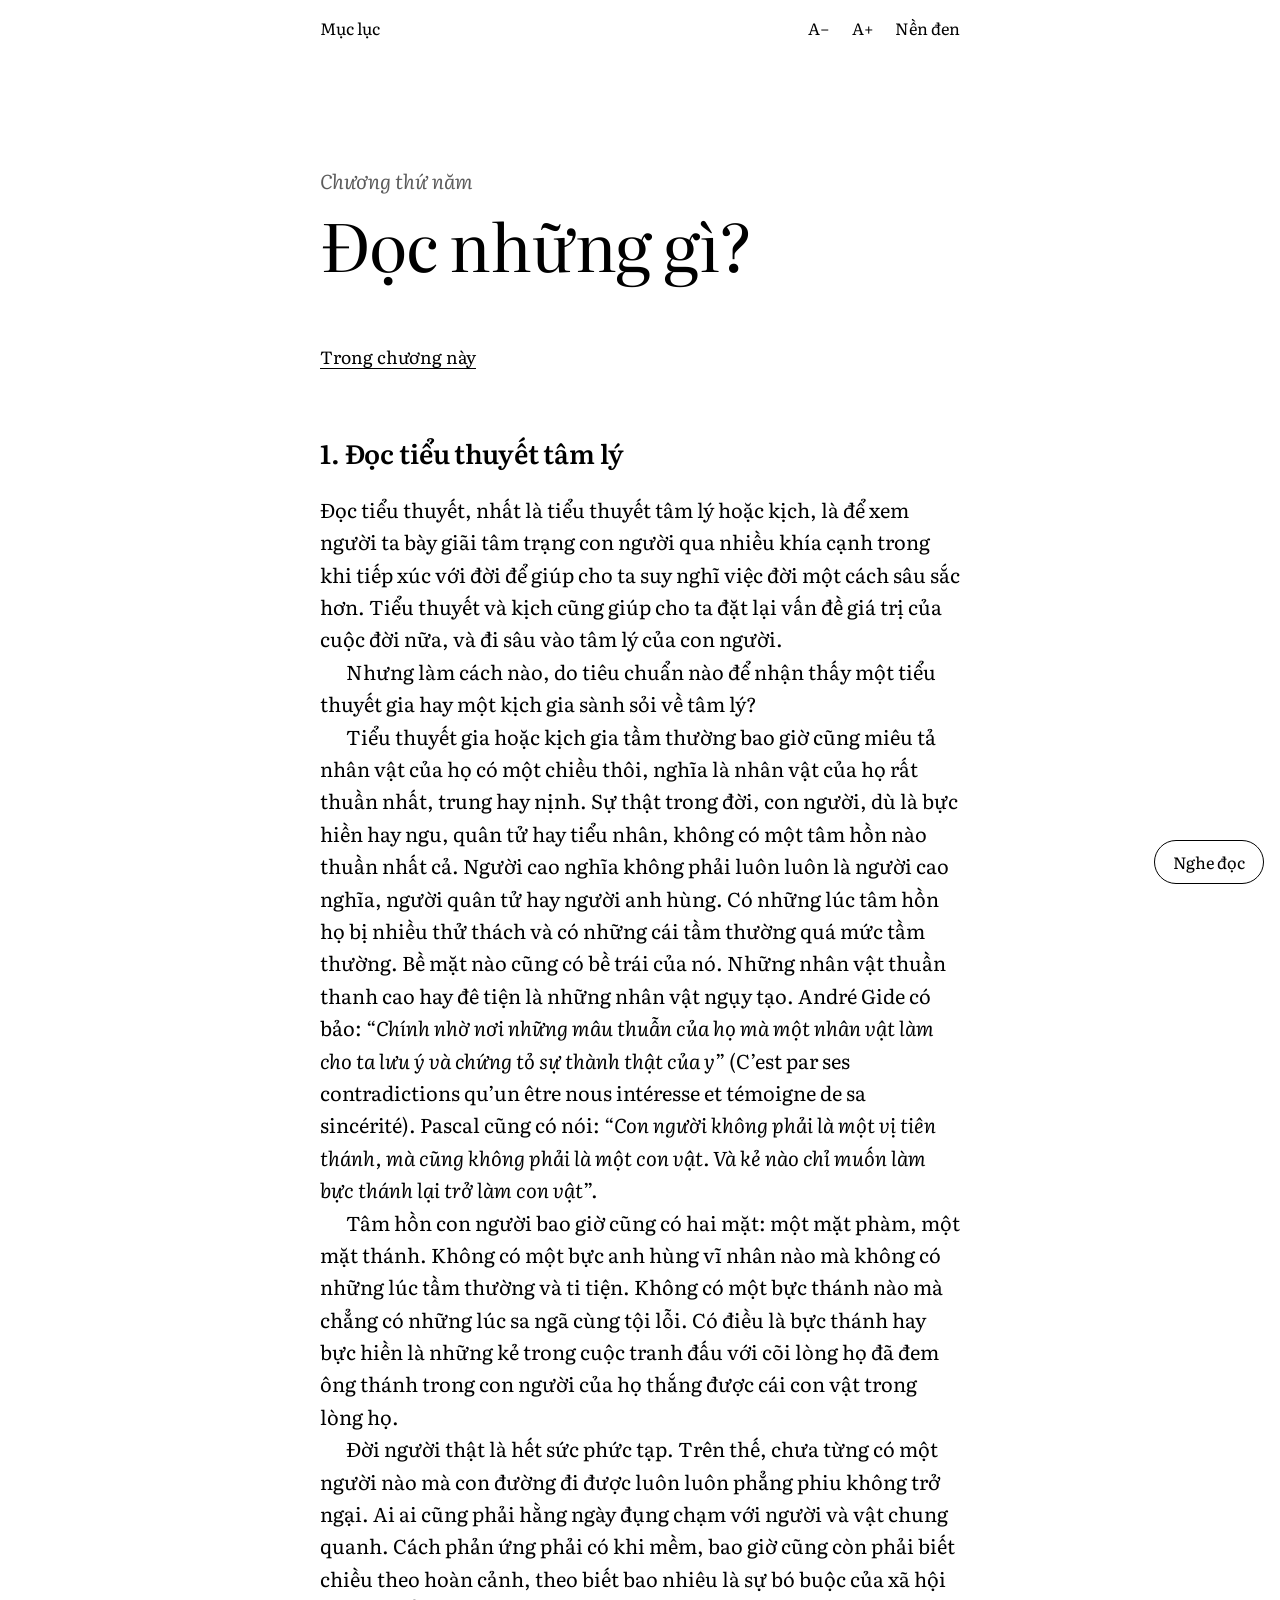
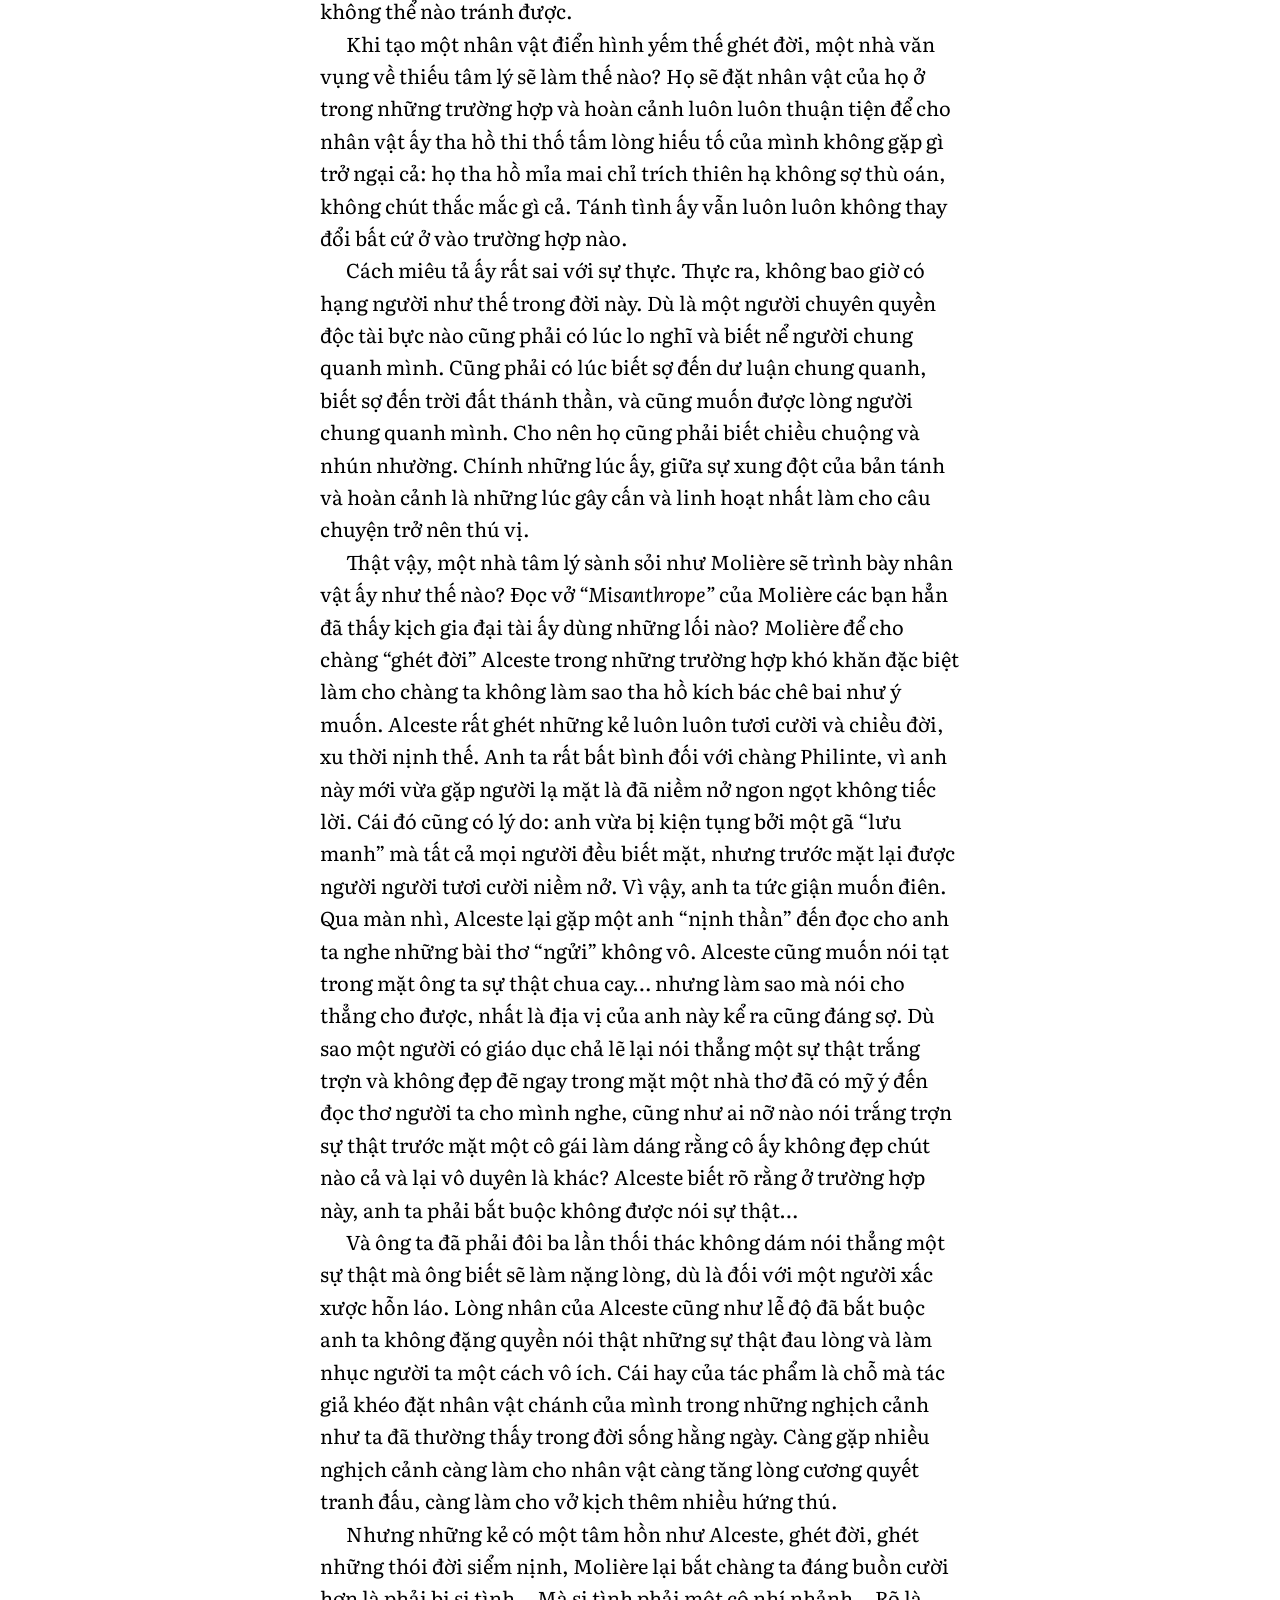
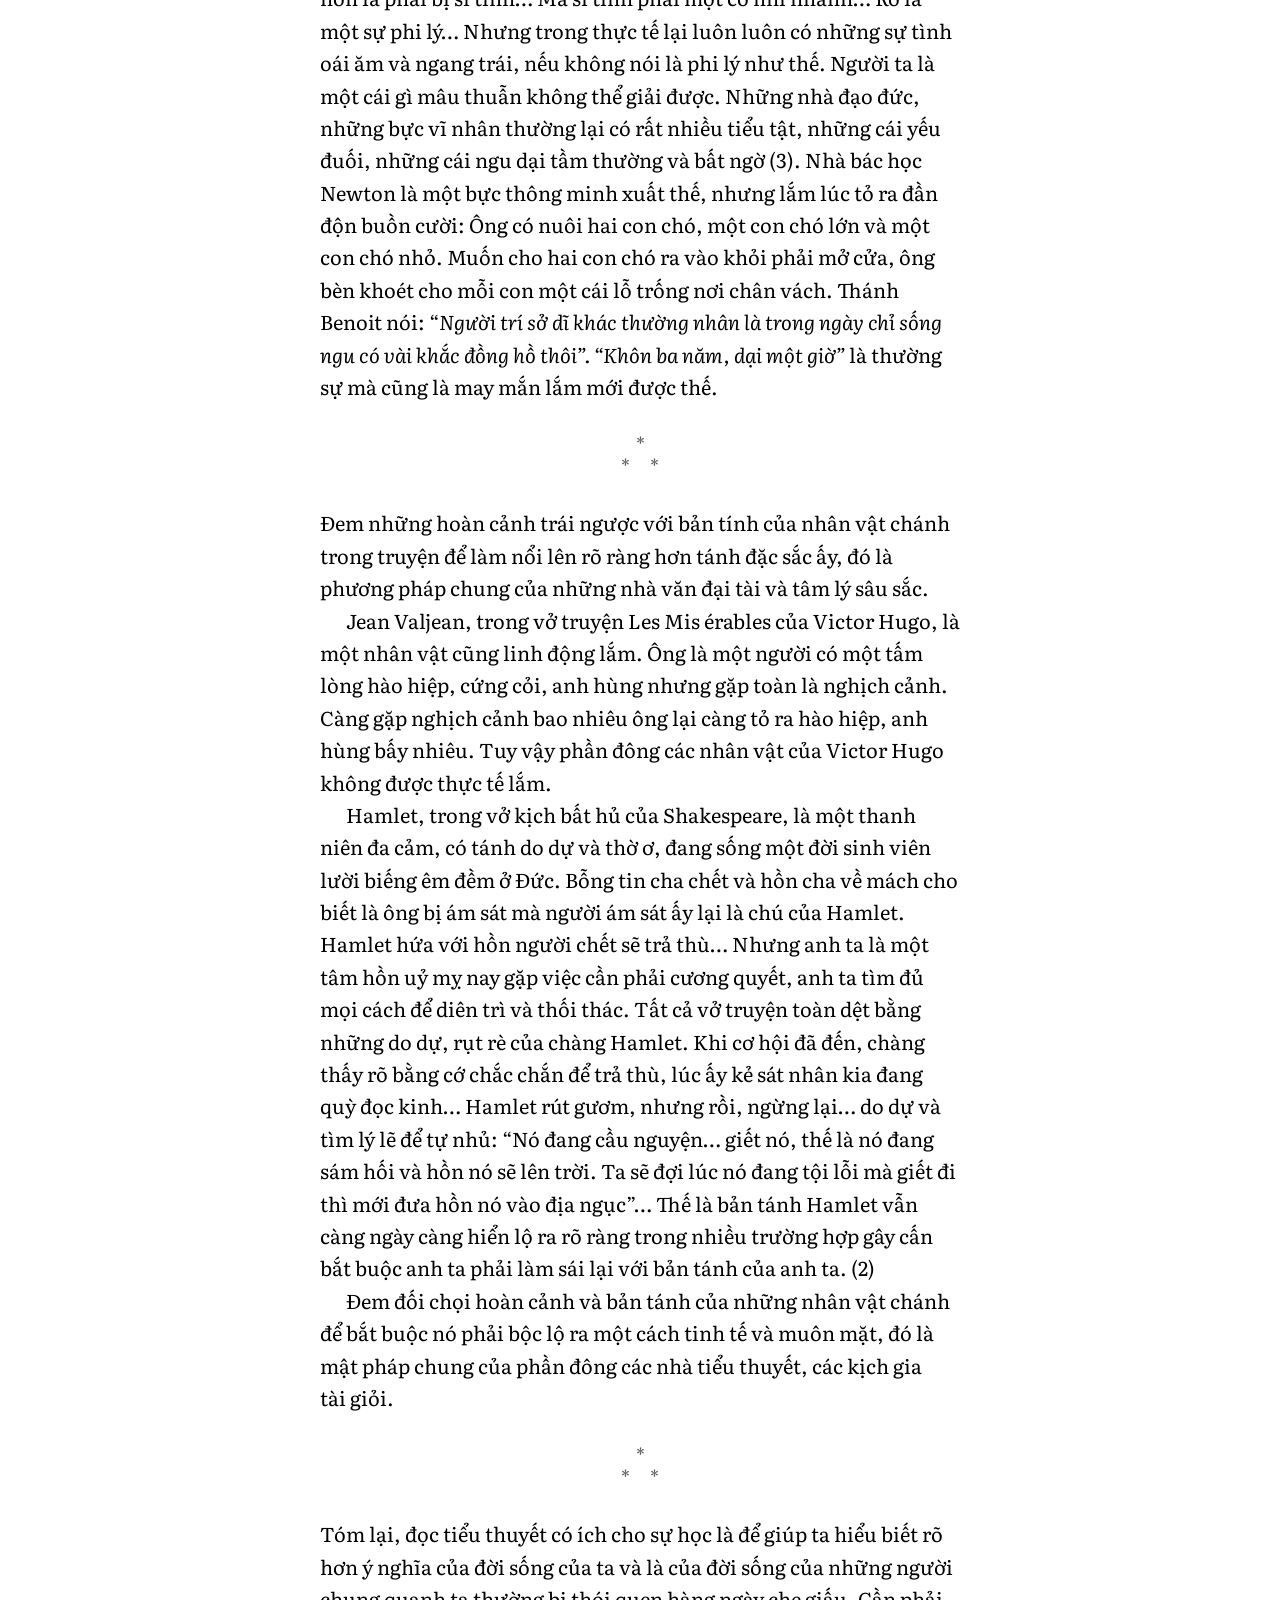
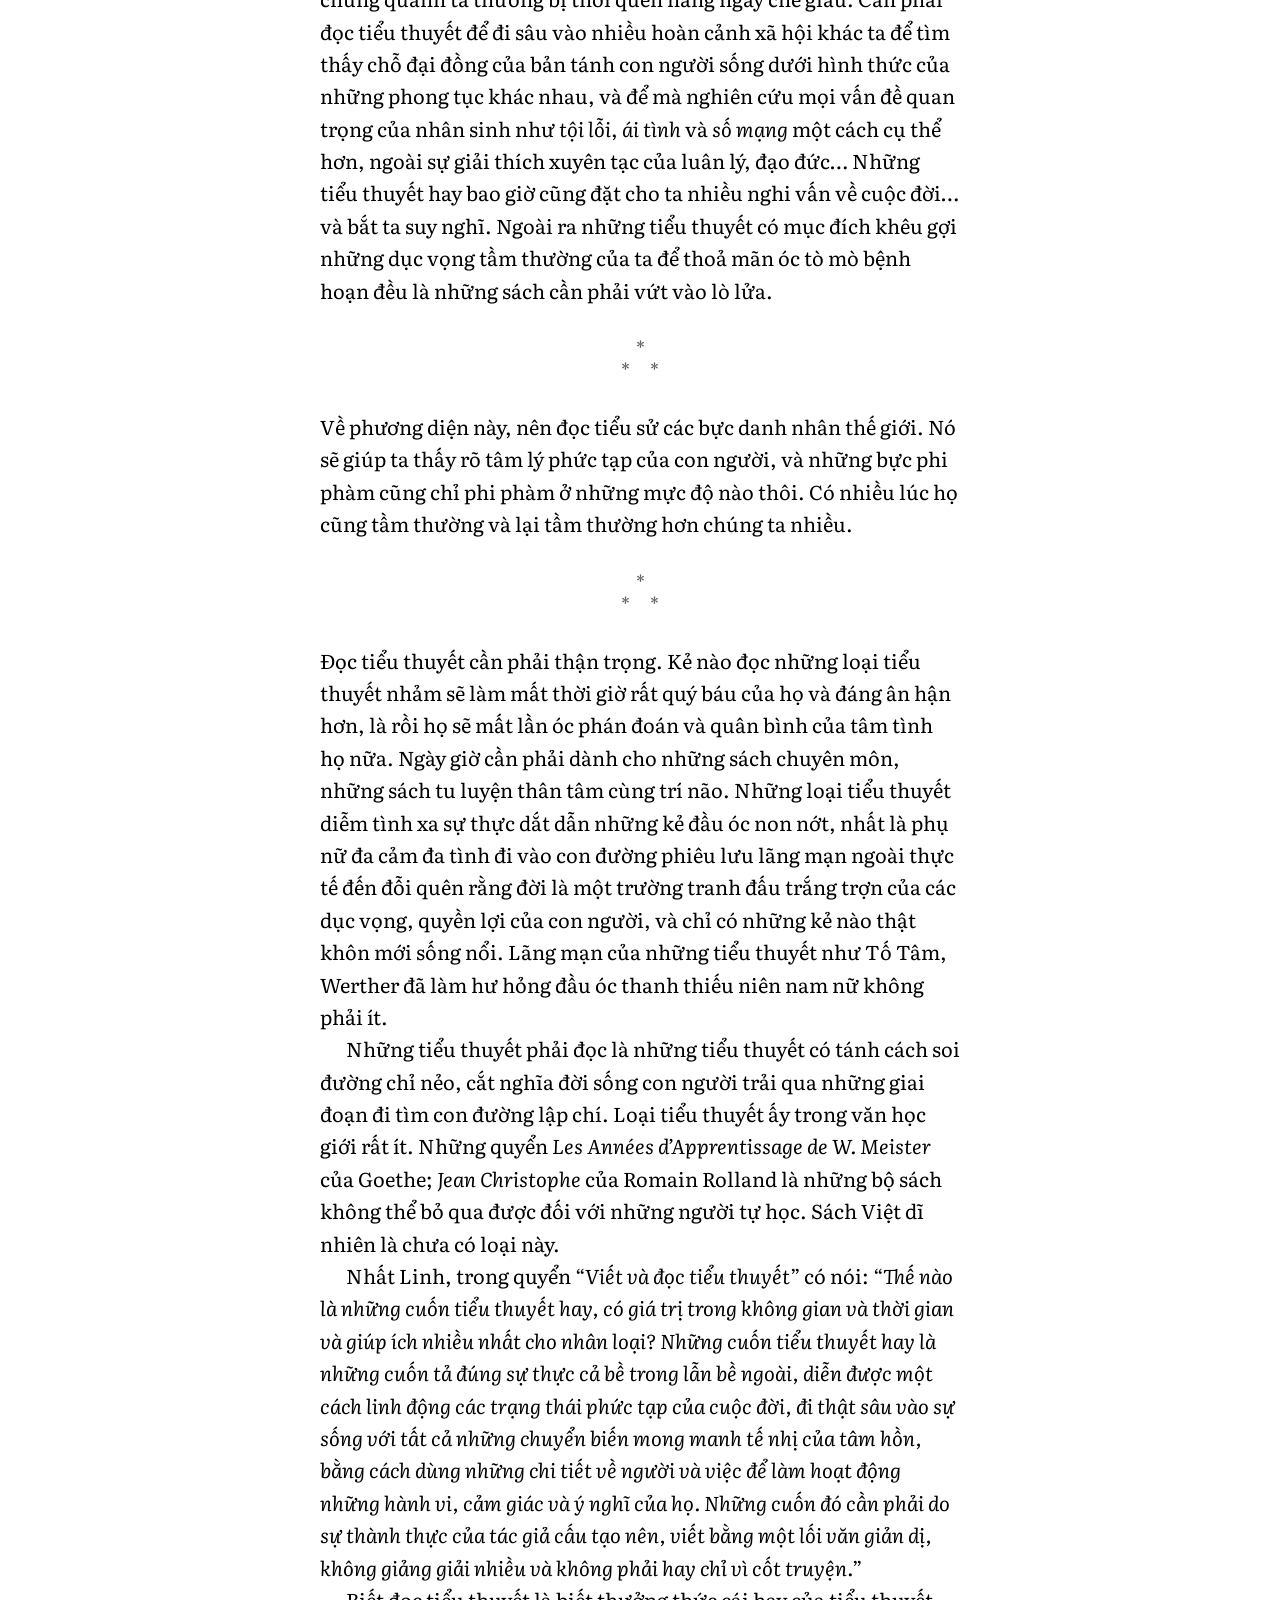
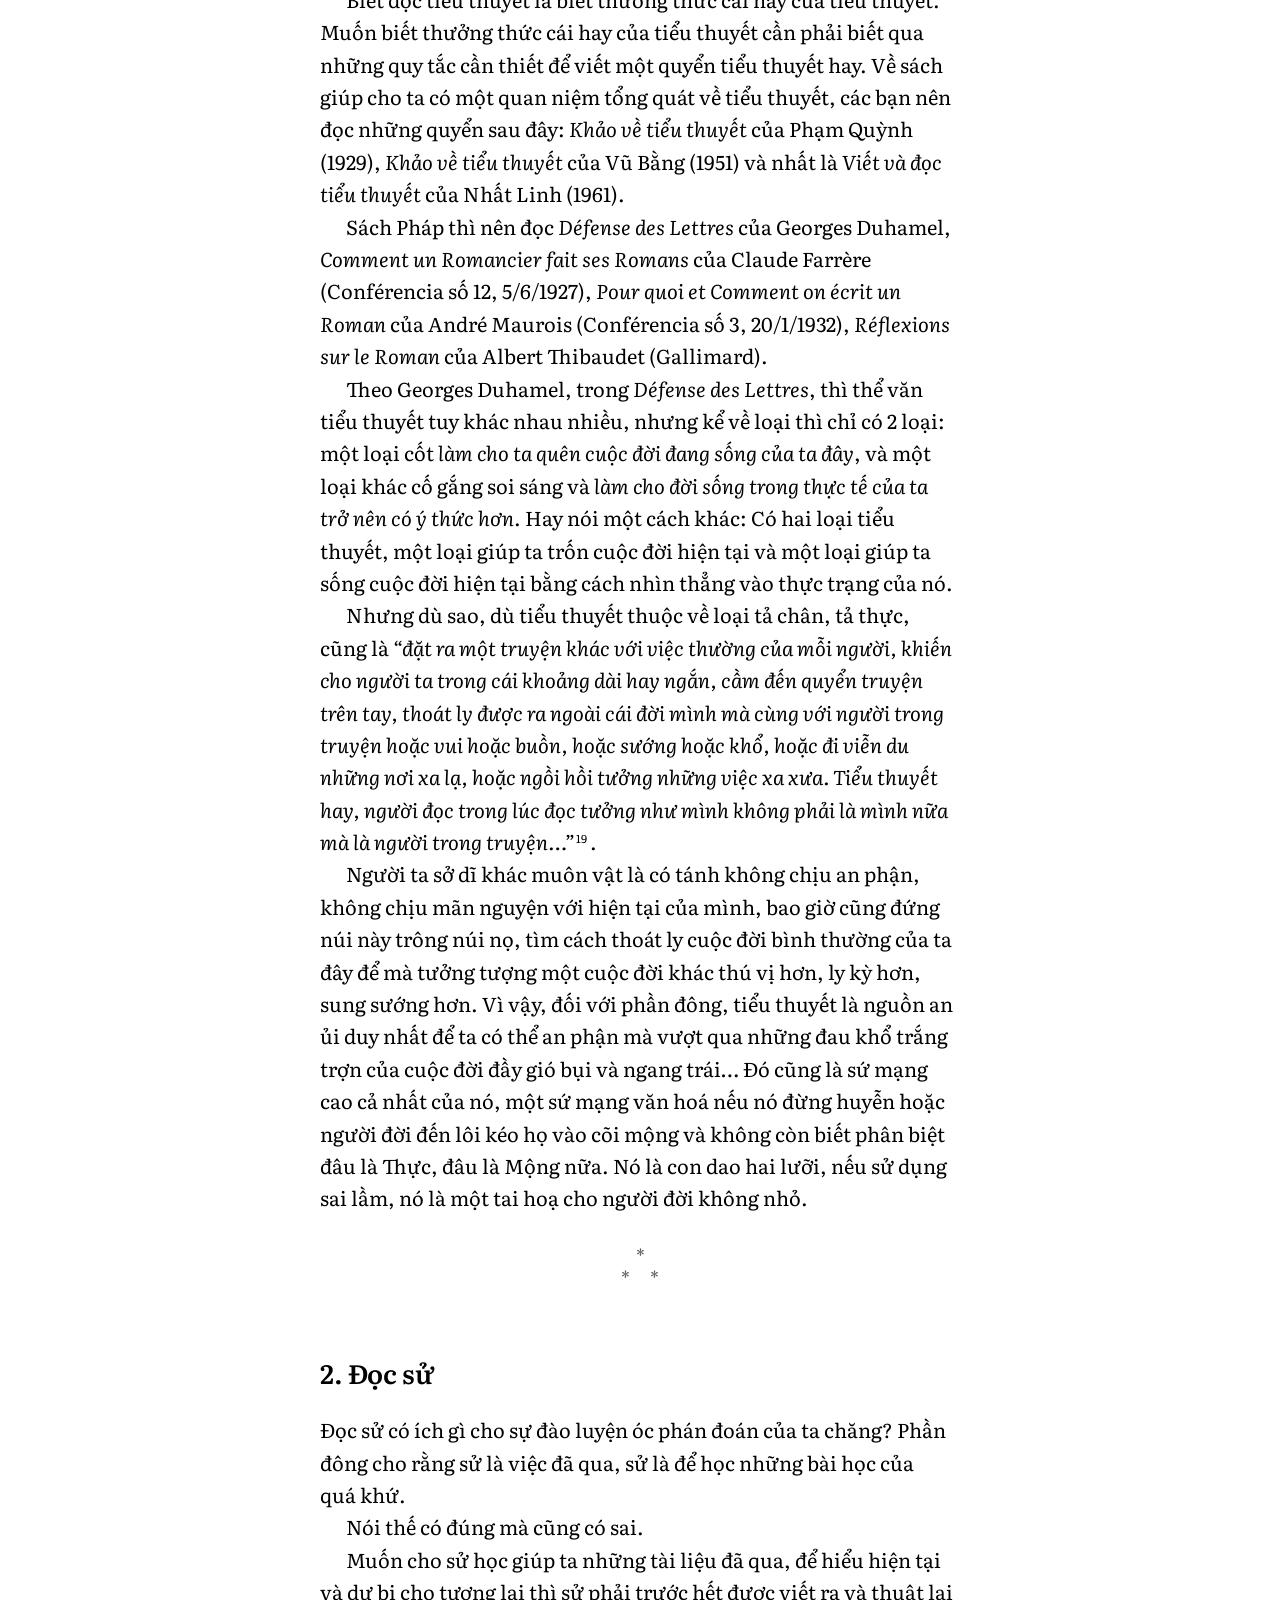
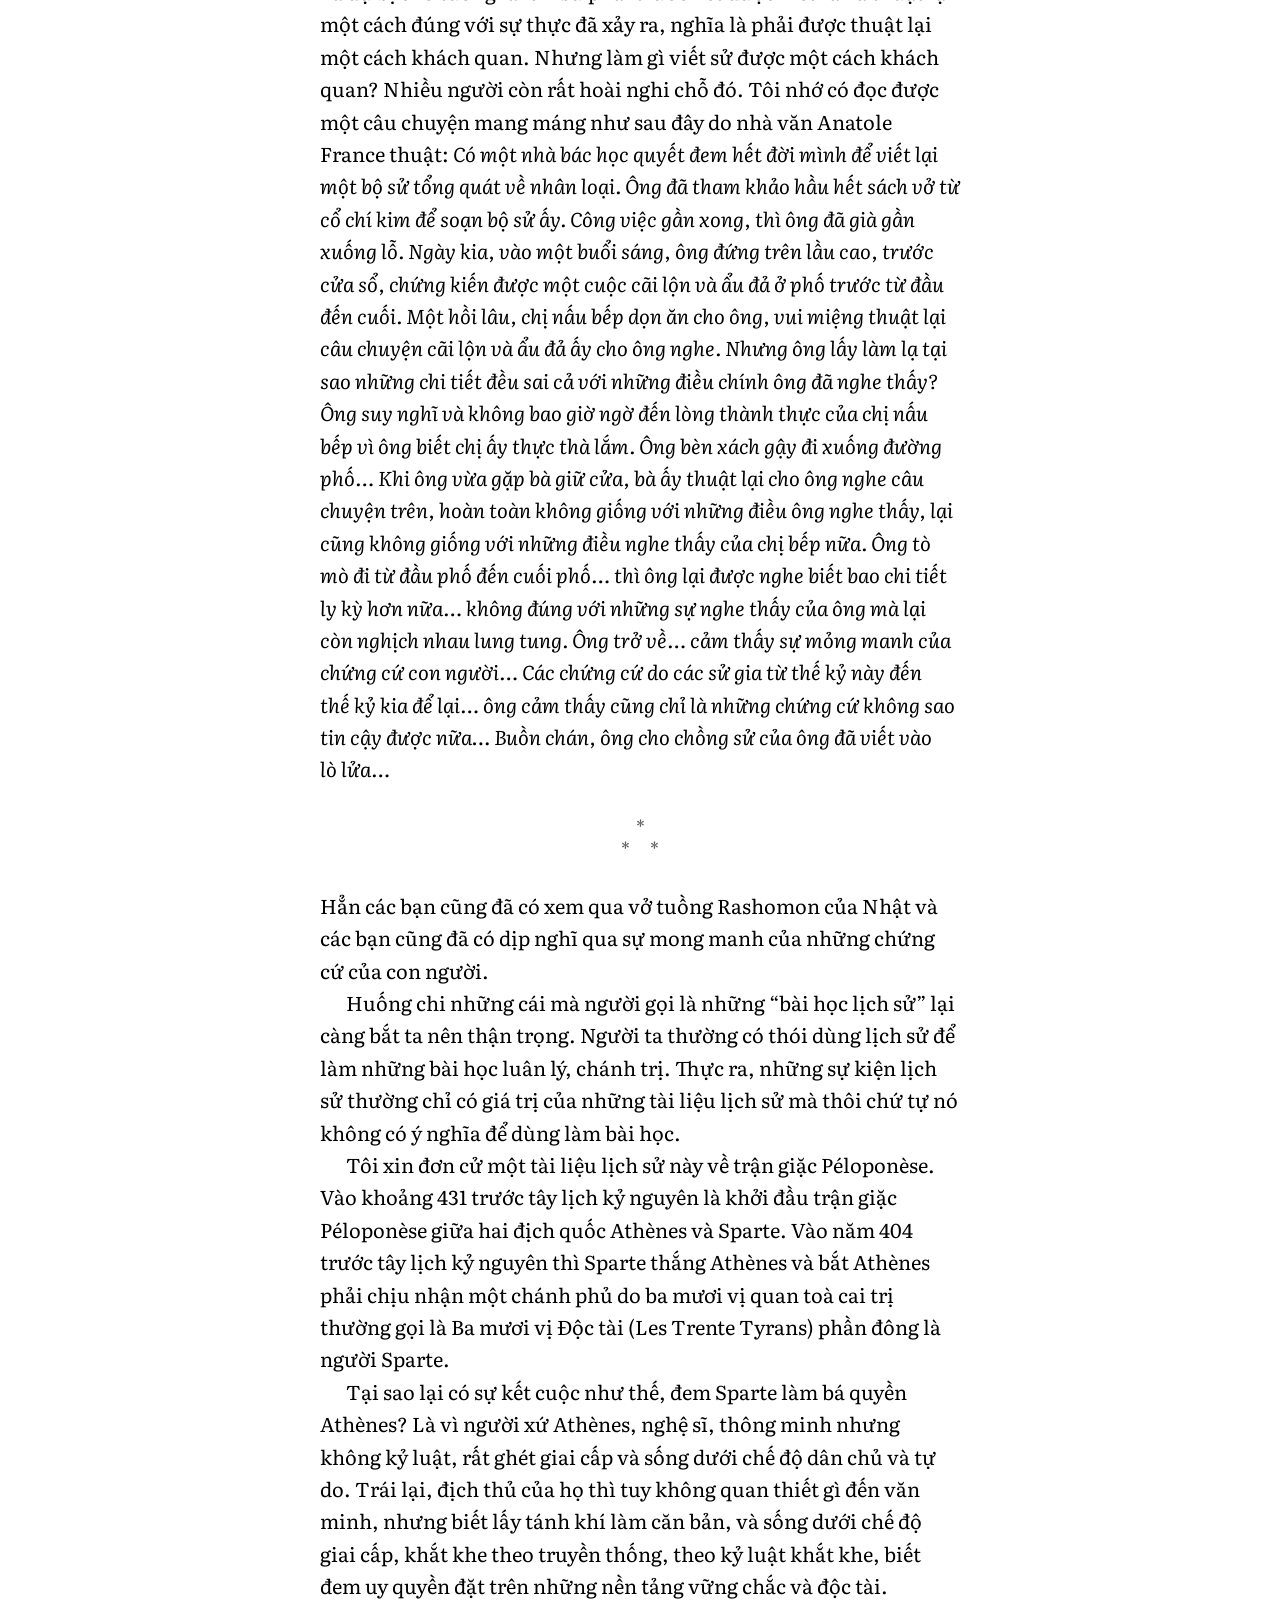
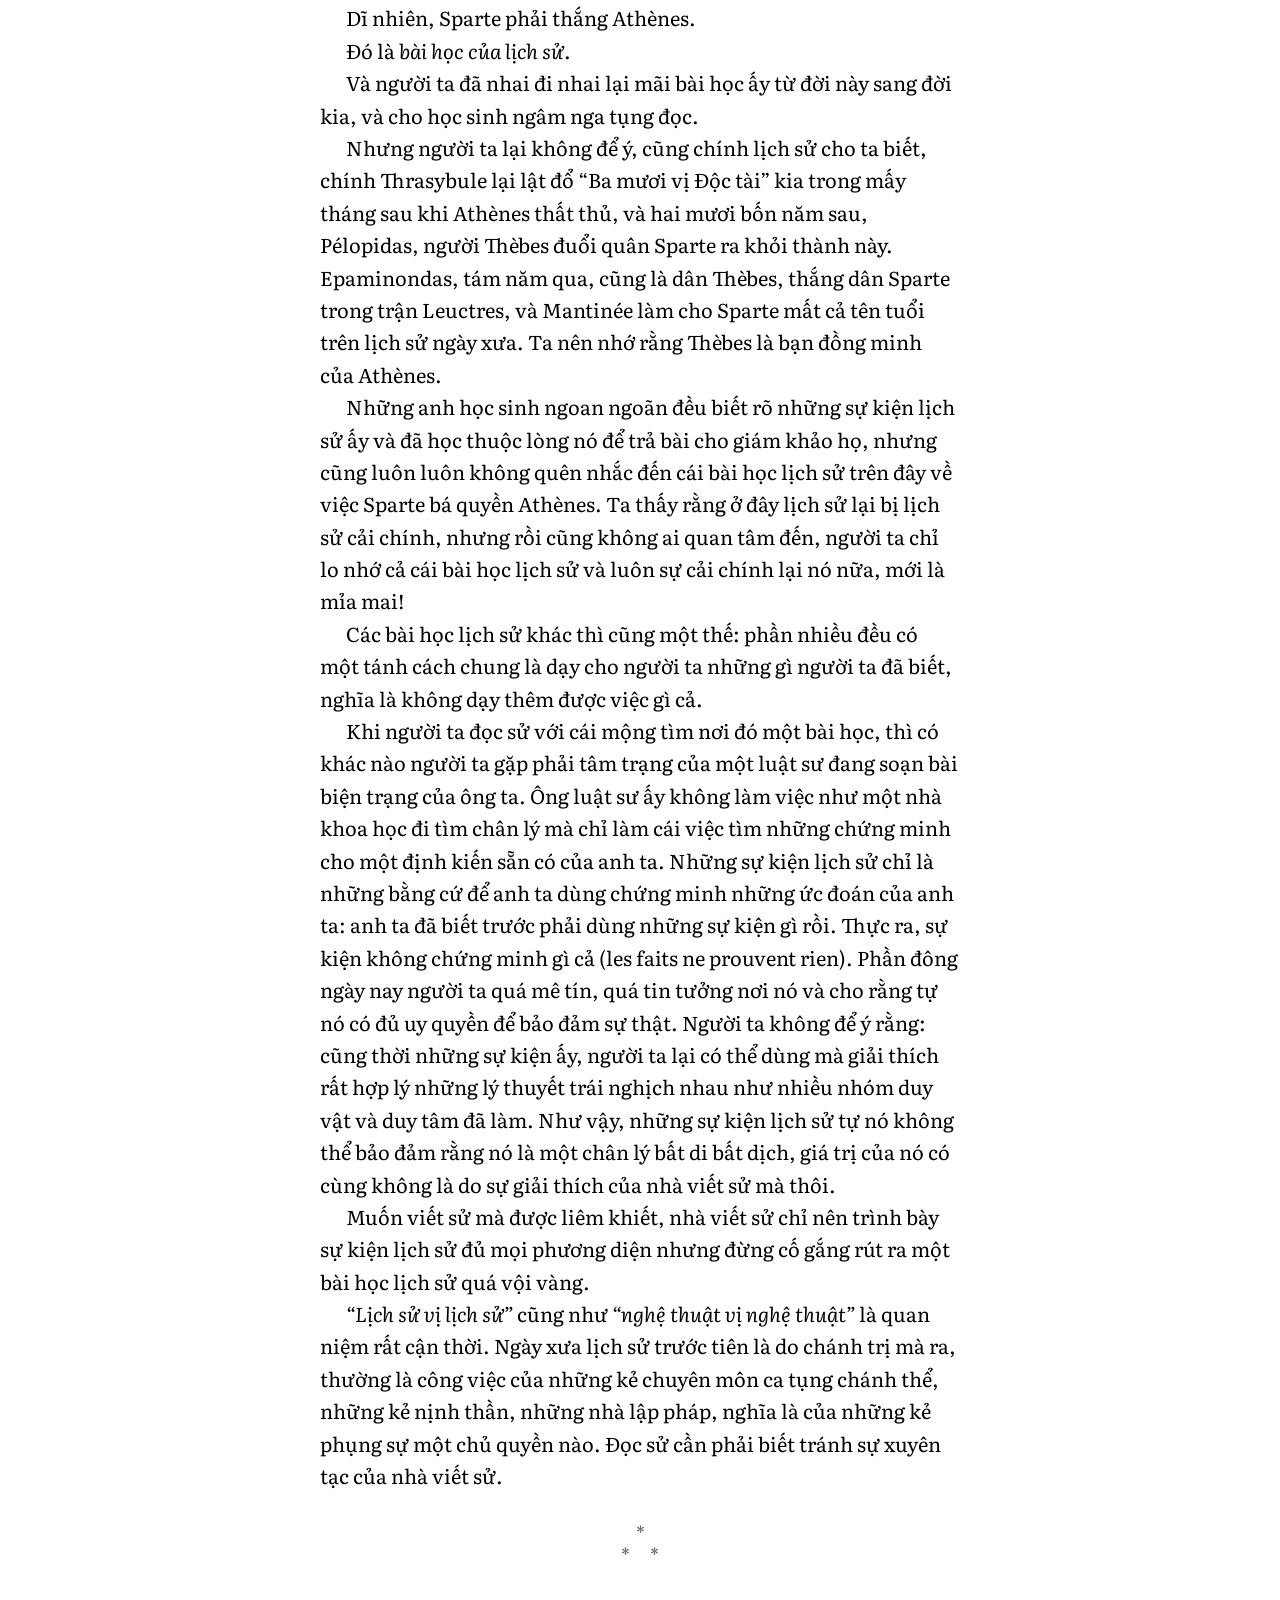
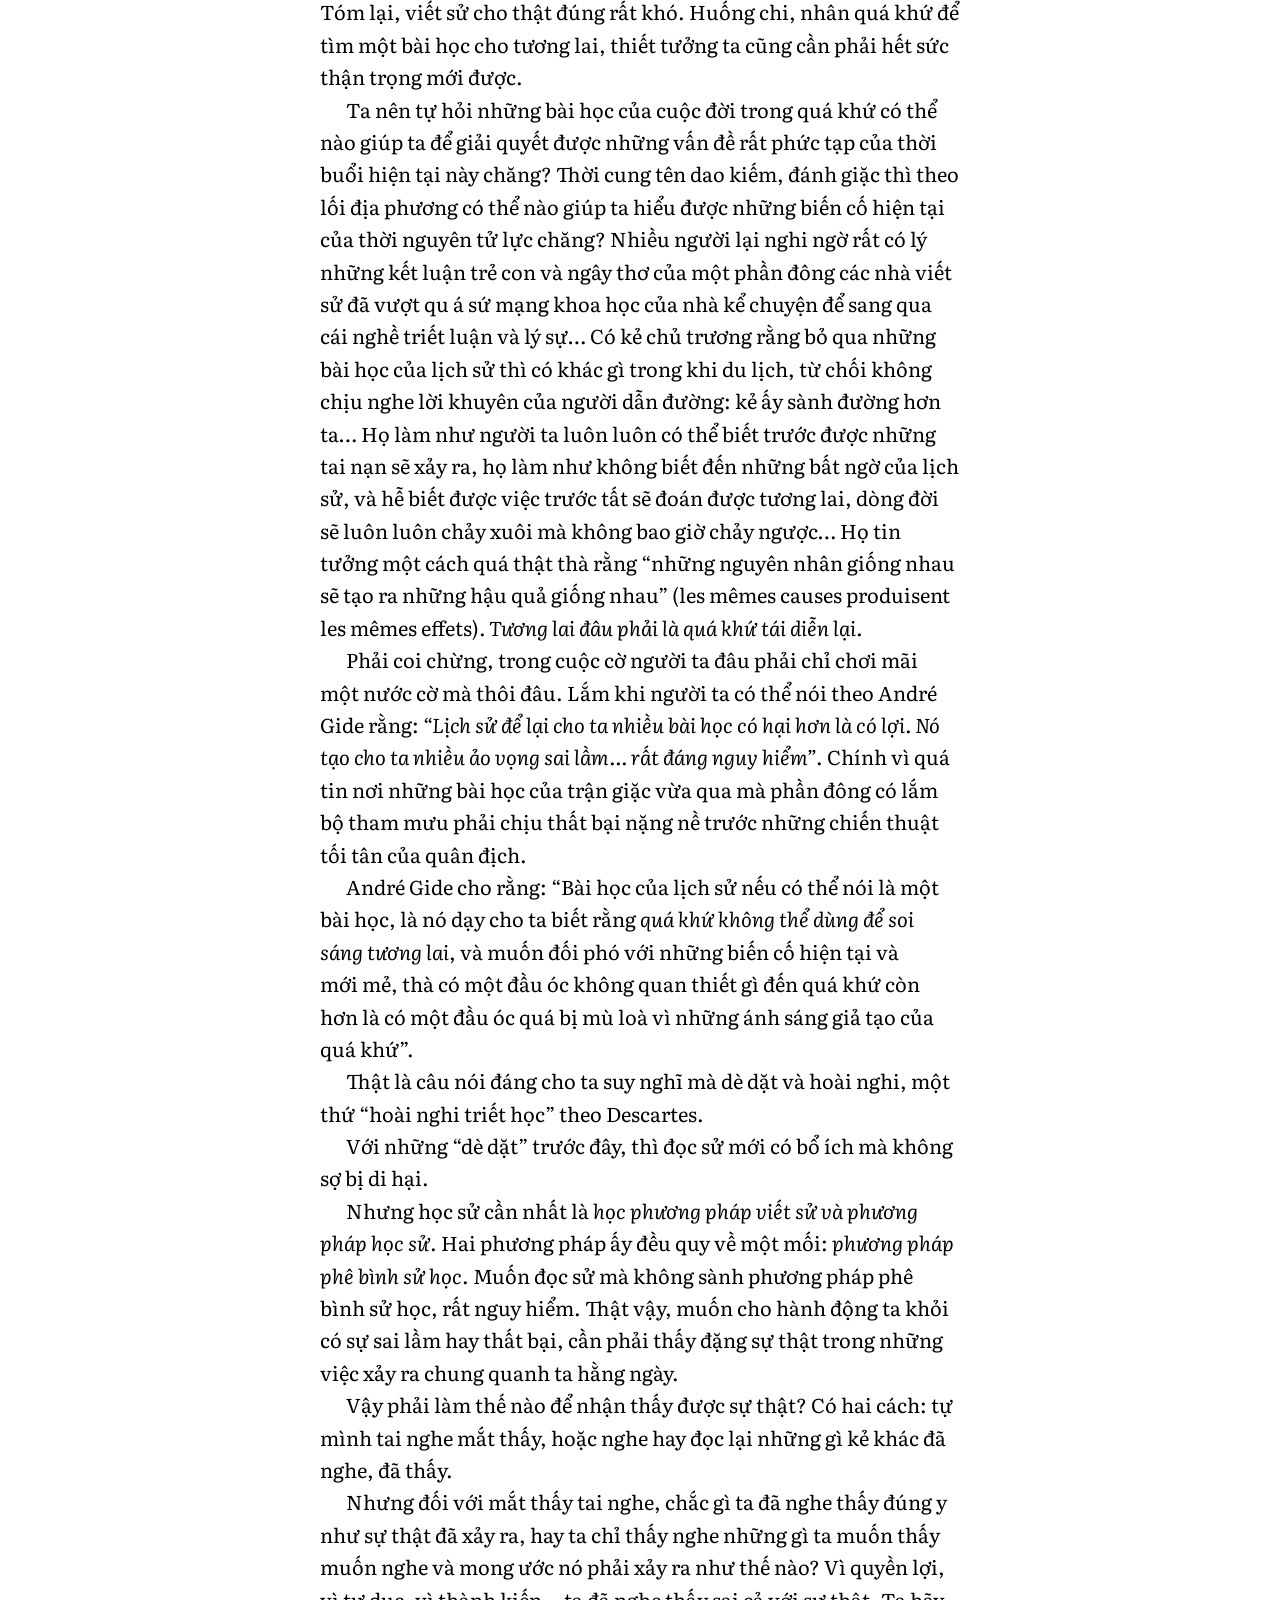
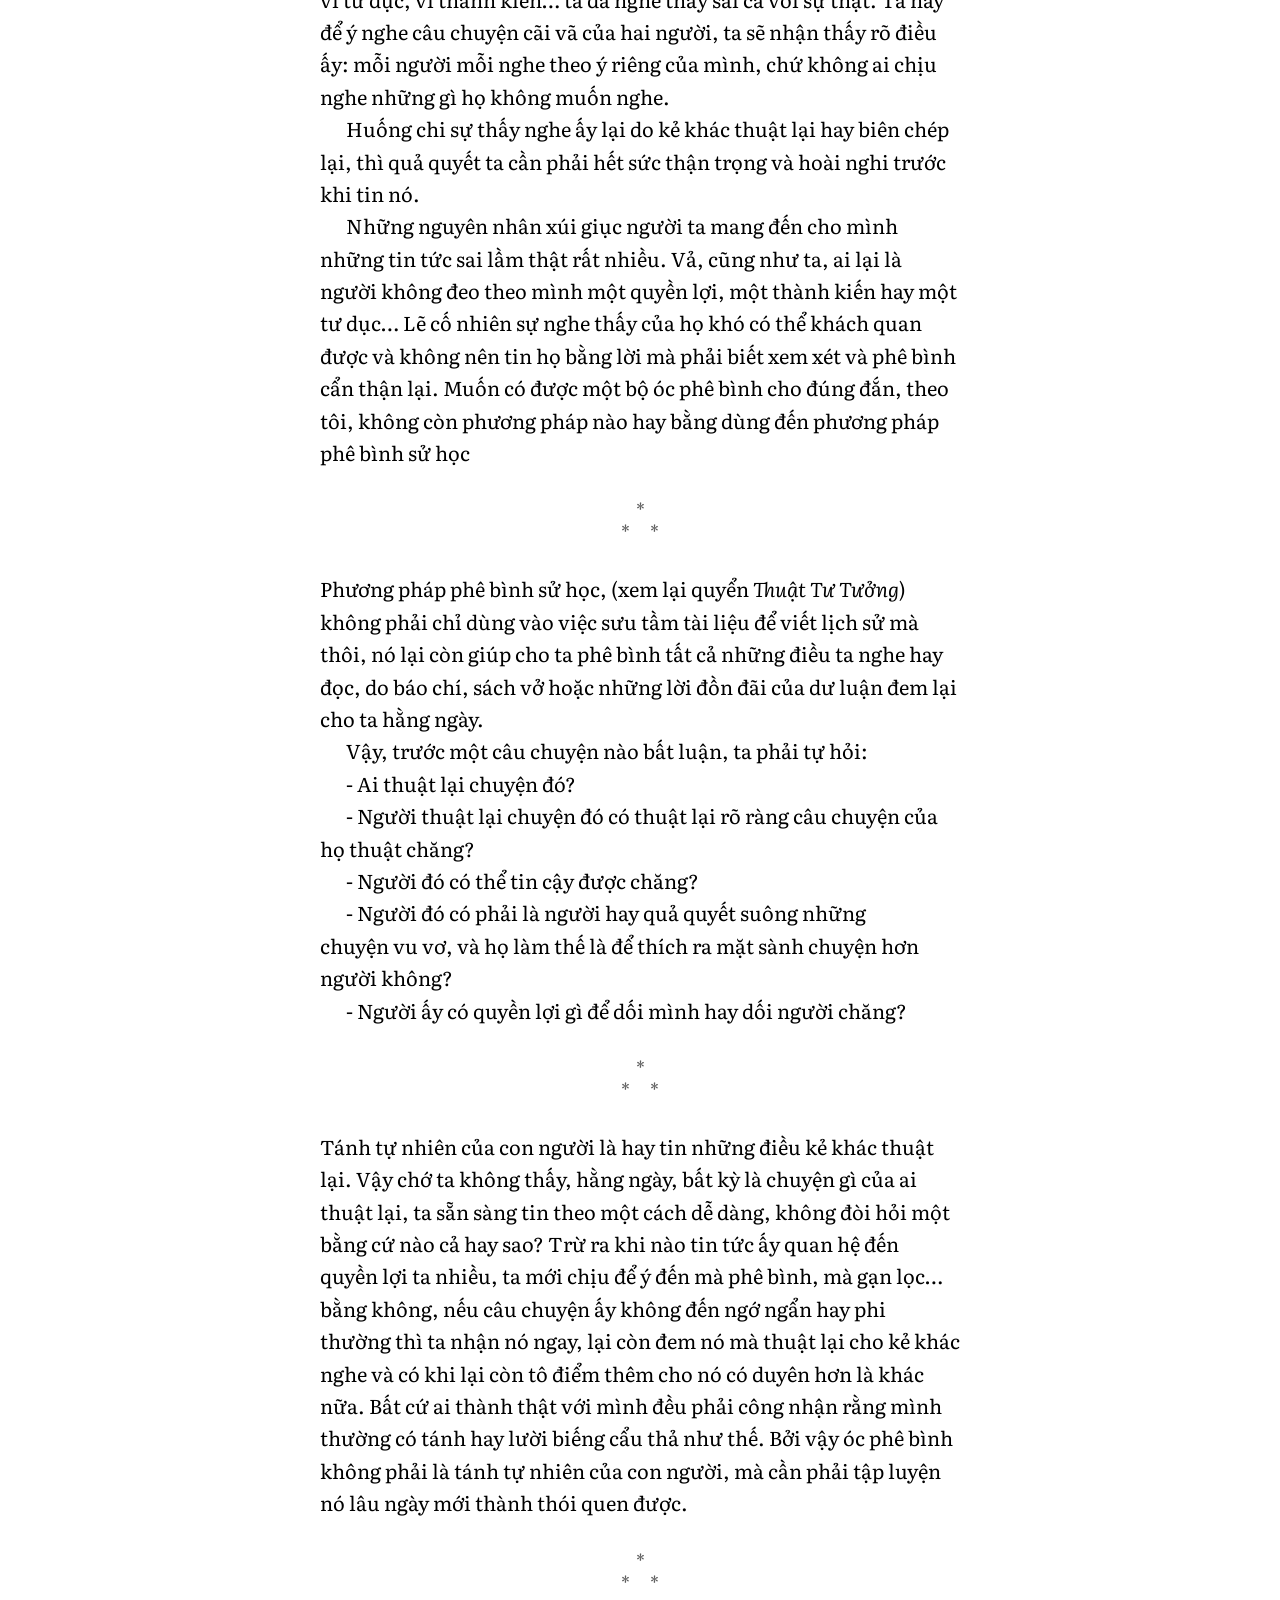
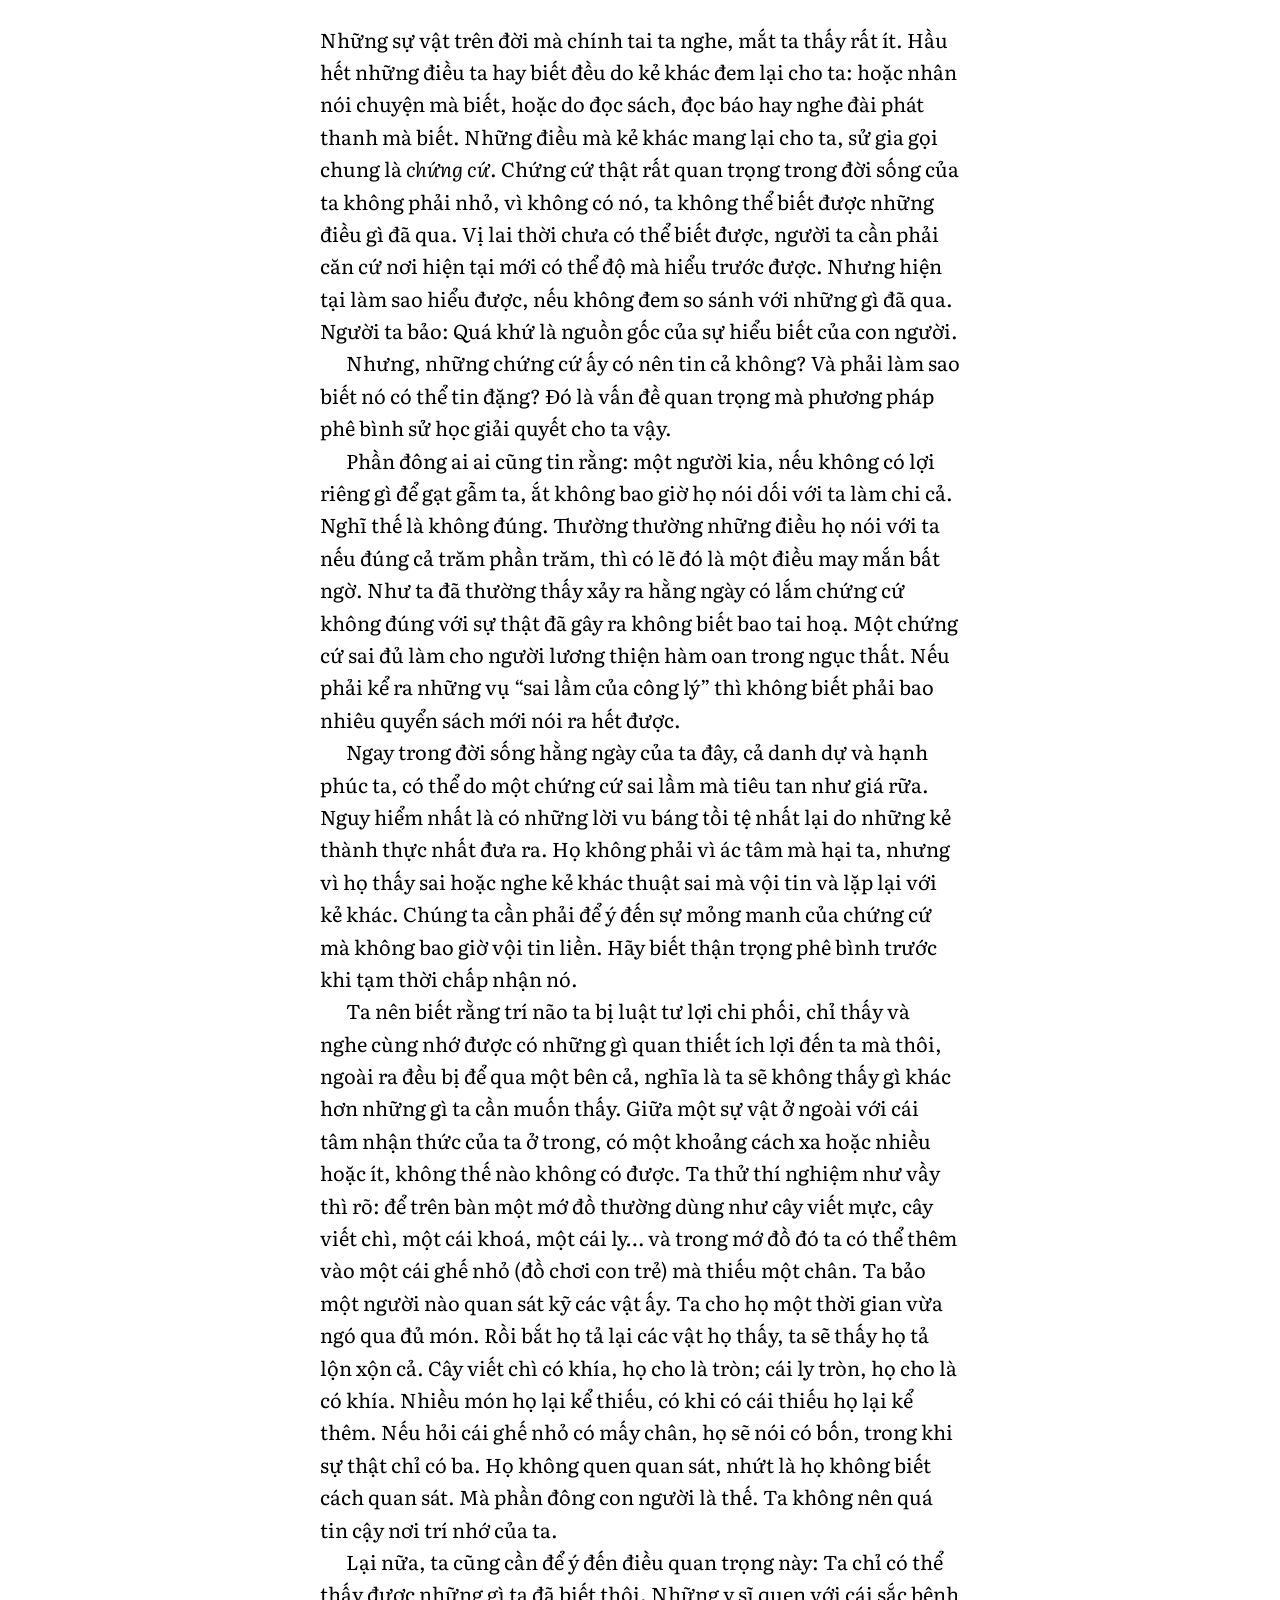
<file: site/chuong-5.html>
<!doctype html>
<html lang="vi">
<head>
<meta charset="utf-8">
<meta name="viewport" content="width=device-width, initial-scale=1">
<meta name="color-scheme" content="light dark">
<meta name="robots" content="noindex, nofollow">
<meta name="theme-color" content="#ffffff" media="(prefers-color-scheme: light)">
<meta name="theme-color" content="#000000" media="(prefers-color-scheme: dark)">
<title>Chương thứ năm: Đọc những gì? | Tôi tự học</title>
<script>
(function () {
  var d = document.documentElement;
  try {
    var t = localStorage.getItem("tth-theme");
    if (t === "dark" || t === "light") d.dataset.theme = t;
    var s = localStorage.getItem("tth-size");
    if (s) d.dataset.size = s;
  } catch (e) {}
})();
</script>
<link rel="stylesheet" href="assets/style.css">
</head>
<body data-slug="chuong-5" data-title="Đọc những gì?">
<header class="bar">
  <a class="bar-link" href="index.html">Mục lục</a>
  <div class="bar-tools">
    <span class="size" role="group" aria-label="Cỡ chữ"><button type="button" data-action="smaller" aria-label="Chữ nhỏ hơn">A−</button><button type="button" data-action="larger" aria-label="Chữ lớn hơn">A+</button></span>
    <button type="button" class="theme" data-action="theme">Nền đen</button>
  </div>
</header>
<main class="page">
<header class="opener">
<p class="label">Chương thứ năm</p><h1 class="title">Đọc những gì?</h1>
</header>
<details class="contents">
<summary>Trong chương này</summary>
<ul>
<li class=""><a href="#1-doc-tieu-thuyet-tam-ly">1. Đọc tiểu thuyết tâm lý</a></li>
<li class=""><a href="#2-doc-su">2. Đọc sử</a></li>
<li class="sub"><a href="#a-phe-binh-ngoai-bo">A. Phê bình ngoại bộ</a></li>
<li class="sub"><a href="#b-phe-binh-noi-bo">B. Phê bình nội bộ</a></li>
<li class=""><a href="#3-doc-bao">3. Đọc báo</a></li>
<li class=""><a href="#4-doc-nhung-sach-ve-thien-van-va-dia-ly">4. Đọc những sách về thiên văn và địa lý</a></li>
</ul>
</details>
<article class="text">
<h2 id="1-doc-tieu-thuyet-tam-ly">1. Đọc tiểu thuyết tâm lý</h2>
<p>Đọc tiểu thuyết, nhất là tiểu thuyết tâm lý hoặc kịch, là để xem người ta bày giãi tâm trạng con người qua nhiều khía cạnh trong khi tiếp xúc với đời để giúp cho ta suy nghĩ việc đời một cách sâu sắc hơn. Tiểu thuyết và kịch cũng giúp cho ta đặt lại vấn đề giá trị của cuộc đời nữa, và đi sâu vào tâm lý của con người.</p>
<p>Nhưng làm cách nào, do tiêu chuẩn nào để nhận thấy một tiểu thuyết gia hay một kịch gia sành sỏi về tâm lý?</p>
<p>Tiểu thuyết gia hoặc kịch gia tầm thường bao giờ cũng miêu tả nhân vật của họ có một chiều thôi, nghĩa là nhân vật của họ rất thuần nhất, trung hay nịnh. Sự thật trong đời, con người, dù là bực hiền hay ngu, quân tử hay tiểu nhân, không có một tâm hồn nào thuần nhất cả. Người cao nghĩa không phải luôn luôn là người cao nghĩa, người quân tử hay người anh hùng. Có những lúc tâm hồn họ bị nhiều thử thách và có những cái tầm thường quá mức tầm thường. Bề mặt nào cũng có bề trái của nó. Những nhân vật thuần thanh cao hay đê tiện là những nhân vật ngụy tạo. André Gide có bảo: “<em>Chính nhờ nơi những mâu thuẫn của họ mà một nhân vật làm cho ta lưu ý và chứng tỏ sự thành thật của y</em>” (C’est par ses contradictions qu’un être nous intéresse et témoigne de sa sincérité). Pascal cũng có nói: “<em>Con người không phải là một vị tiên thánh, mà cũng không phải là một con vật. Và kẻ nào chỉ muốn làm bực thánh lại trở làm con vật</em>”.</p>
<p>Tâm hồn con người bao giờ cũng có hai mặt: một mặt phàm, một mặt thánh. Không có một bực anh hùng vĩ nhân nào mà không có những lúc tầm thường và ti tiện. Không có một bực thánh nào mà chẳng có những lúc sa ngã cùng tội lỗi. Có điều là bực thánh hay bực hiền là những kẻ trong cuộc tranh đấu với cõi lòng họ đã đem ông thánh trong con người của họ thắng được cái con vật trong lòng họ.</p>
<p>Đời người thật là hết sức phức tạp. Trên thế, chưa từng có một người nào mà con đường đi được luôn luôn phẳng phiu không trở ngại. Ai ai cũng phải hằng ngày đụng chạm với người và vật chung quanh. Cách phản ứng phải có khi mềm, bao giờ cũng còn phải biết chiều theo hoàn cảnh, theo biết bao nhiêu là sự bó buộc của xã hội không thể nào tránh được.</p>
<p>Khi tạo một nhân vật điển hình yếm thế ghét đời, một nhà văn vụng về thiếu tâm lý sẽ làm thế nào? Họ sẽ đặt nhân vật của họ ở trong những trường hợp và hoàn cảnh luôn luôn thuận tiện để cho nhân vật ấy tha hồ thi thố tấm lòng hiếu tố của mình không gặp gì trở ngại cả: họ tha hồ mỉa mai chỉ trích thiên hạ không sợ thù oán, không chút thắc mắc gì cả. Tánh tình ấy vẫn luôn luôn không thay đổi bất cứ ở vào trường hợp nào.</p>
<p>Cách miêu tả ấy rất sai với sự thực. Thực ra, không bao giờ có hạng người như thế trong đời này. Dù là một người chuyên quyền độc tài bực nào cũng phải có lúc lo nghĩ và biết nể người chung quanh mình. Cũng phải có lúc biết sợ đến dư luận chung quanh, biết sợ đến trời đất thánh thần, và cũng muốn được lòng người chung quanh mình. Cho nên họ cũng phải biết chiều chuộng và nhún nhường. Chính những lúc ấy, giữa sự xung đột của bản tánh và hoàn cảnh là những lúc gây cấn và linh hoạt nhất làm cho câu chuyện trở nên thú vị.</p>
<p>Thật vậy, một nhà tâm lý sành sỏi như Molière sẽ trình bày nhân vật ấy như thế nào? Đọc vở <em>“Misanthrope”</em> của Molière các bạn hẳn đã thấy kịch gia đại tài ấy dùng những lối nào? Molière để cho chàng “ghét đời” Alceste trong những trường hợp khó khăn đặc biệt làm cho chàng ta không làm sao tha hồ kích bác chê bai như ý muốn. Alceste rất ghét những kẻ luôn luôn tươi cười và chiều đời, xu thời nịnh thế. Anh ta rất bất bình đối với chàng Philinte, vì anh này mới vừa gặp người lạ mặt là đã niềm nở ngon ngọt không tiếc lời. Cái đó cũng có lý do: anh vừa bị kiện tụng bởi một gã “lưu manh” mà tất cả mọi người đều biết mặt, nhưng trước mặt lại được người người tươi cười niềm nở. Vì vậy, anh ta tức giận muốn điên. Qua màn nhì, Alceste lại gặp một anh “nịnh thần” đến đọc cho anh ta nghe những bài thơ “ngửi” không vô. Alceste cũng muốn nói tạt trong mặt ông ta sự thật chua cay… nhưng làm sao mà nói cho thẳng cho được, nhất là địa vị của anh này kể ra cũng đáng sợ. Dù sao một người có giáo dục chả lẽ lại nói thẳng một sự thật trắng trợn và không đẹp đẽ ngay trong mặt một nhà thơ đã có mỹ ý đến đọc thơ người ta cho mình nghe, cũng như ai nỡ nào nói trắng trợn sự thật trước mặt một cô gái làm dáng rằng cô ấy không đẹp chút nào cả và lại vô duyên là khác? Alceste biết rõ rằng ở trường hợp này, anh ta phải bắt buộc không được nói sự thật…</p>
<p>Và ông ta đã phải đôi ba lần thối thác không dám nói thẳng một sự thật mà ông biết sẽ làm nặng lòng, dù là đối với một người xấc xược hỗn láo. Lòng nhân của Alceste cũng như lễ độ đã bắt buộc anh ta không đặng quyền nói thật những sự thật đau lòng và làm nhục người ta một cách vô ích. Cái hay của tác phẩm là chỗ mà tác giả khéo đặt nhân vật chánh của mình trong những nghịch cảnh như ta đã thường thấy trong đời sống hằng ngày. Càng gặp nhiều nghịch cảnh càng làm cho nhân vật càng tăng lòng cương quyết tranh đấu, càng làm cho vở kịch thêm nhiều hứng thú.</p>
<p>Nhưng những kẻ có một tâm hồn như Alceste, ghét đời, ghét những thói đời siểm nịnh, Molière lại bắt chàng ta đáng buồn cười hơn là phải bị si tình… Mà si tình phải một cô nhí nhảnh… Rõ là một sự phi lý… Nhưng trong thực tế lại luôn luôn có những sự tình oái ăm và ngang trái, nếu không nói là phi lý như thế. Người ta là một cái gì mâu thuẫn không thể giải được. Những nhà đạo đức, những bực vĩ nhân thường lại có rất nhiều tiểu tật, những cái yếu đuối, những cái ngu dại tầm thường và bất ngờ (3). Nhà bác học Newton là một bực thông minh xuất thế, nhưng lắm lúc tỏ ra đần độn buồn cười: Ông có nuôi hai con chó, một con chó lớn và một con chó nhỏ. Muốn cho hai con chó ra vào khỏi phải mở cửa, ông bèn khoét cho mỗi con một cái lỗ trống nơi chân vách. Thánh Benoit nói: “<em>Người trí sở dĩ khác thường nhân là trong ngày chỉ sống ngu có vài khắc đồng hồ thôi”. “Khôn ba năm, dại một giờ”</em> là thường sự mà cũng là may mắn lắm mới được thế.</p>
<div class="break" aria-hidden="true"><span>*</span><span>*&#8195;*</span></div>
<p>Đem những hoàn cảnh trái ngược với bản tính của nhân vật chánh trong truyện để làm nổi lên rõ ràng hơn tánh đặc sắc ấy, đó là phương pháp chung của những nhà văn đại tài và tâm lý sâu sắc.</p>
<p>Jean Valjean, trong vở truyện Les Mis érables của Victor Hugo, là một nhân vật cũng linh động lắm. Ông là một người có một tấm lòng hào hiệp, cứng cỏi, anh hùng nhưng gặp toàn là nghịch cảnh. Càng gặp nghịch cảnh bao nhiêu ông lại càng tỏ ra hào hiệp, anh hùng bấy nhiêu. Tuy vậy phần đông các nhân vật của Victor Hugo không được thực tế lắm.</p>
<p>Hamlet, trong vở kịch bất hủ của Shakespeare, là một thanh niên đa cảm, có tánh do dự và thờ ơ, đang sống một đời sinh viên lười biếng êm đềm ở Đức. Bỗng tin cha chết và hồn cha về mách cho biết là ông bị ám sát mà người ám sát ấy lại là chú của Hamlet. Hamlet hứa với hồn người chết sẽ trả thù… Nhưng anh ta là một tâm hồn uỷ mỵ nay gặp việc cần phải cương quyết, anh ta tìm đủ mọi cách để diên trì và thối thác. Tất cả vở truyện toàn dệt bằng những do dự, rụt rè của chàng Hamlet. Khi cơ hội đã đến, chàng thấy rõ bằng cớ chắc chắn để trả thù, lúc ấy kẻ sát nhân kia đang quỳ đọc kinh… Hamlet rút gươm, nhưng rồi, ngừng lại… do dự và tìm lý lẽ để tự nhủ: “Nó đang cầu nguyện… giết nó, thế là nó đang sám hối và hồn nó sẽ lên trời. Ta sẽ đợi lúc nó đang tội lỗi mà giết đi thì mới đưa hồn nó vào địa ngục”… Thế là bản tánh Hamlet vẫn càng ngày càng hiển lộ ra rõ ràng trong nhiều trường hợp gây cấn bắt buộc anh ta phải làm sái lại với bản tánh của anh ta. (2)</p>
<p>Đem đối chọi hoàn cảnh và bản tánh của những nhân vật chánh để bắt buộc nó phải bộc lộ ra một cách tinh tế và muôn mặt, đó là mật pháp chung của phần đông các nhà tiểu thuyết, các kịch gia tài giỏi.</p>
<div class="break" aria-hidden="true"><span>*</span><span>*&#8195;*</span></div>
<p>Tóm lại, đọc tiểu thuyết có ích cho sự học là để giúp ta hiểu biết rõ hơn ý nghĩa của đời sống của ta và là của đời sống của những người chung quanh ta thường bị thói quen hàng ngày che giấu. Cần phải đọc tiểu thuyết để đi sâu vào nhiều hoàn cảnh xã hội khác ta để tìm thấy chỗ đại đồng của bản tánh con người sống dưới hình thức của những phong tục khác nhau, và để mà nghiên cứu mọi vấn đề quan trọng của nhân sinh như <em>tội lỗi</em>, <em>ái tình</em> và <em>số mạng</em> một cách cụ thể hơn, ngoài sự giải thích xuyên tạc của luân lý, đạo đức… Những tiểu thuyết hay bao giờ cũng đặt cho ta nhiều nghi vấn về cuộc đời… và bắt ta suy nghĩ. Ngoài ra những tiểu thuyết có mục đích khêu gợi những dục vọng tầm thường của ta để thoả mãn óc tò mò bệnh hoạn đều là những sách cần phải vứt vào lò lửa.</p>
<div class="break" aria-hidden="true"><span>*</span><span>*&#8195;*</span></div>
<p>Về phương diện này, nên đọc tiểu sử các bực danh nhân thế giới. Nó sẽ giúp ta thấy rõ tâm lý phức tạp của con người, và những bực phi phàm cũng chỉ phi phàm ở những mực độ nào thôi. Có nhiều lúc họ cũng tầm thường và lại tầm thường hơn chúng ta nhiều.</p>
<div class="break" aria-hidden="true"><span>*</span><span>*&#8195;*</span></div>
<p>Đọc tiểu thuyết cần phải thận trọng. Kẻ nào đọc những loại tiểu thuyết nhảm sẽ làm mất thời giờ rất quý báu của họ và đáng ân hận hơn, là rồi họ sẽ mất lần óc phán đoán và quân bình của tâm tình họ nữa. Ngày giờ cần phải dành cho những sách chuyên môn, những sách tu luyện thân tâm cùng trí não. Những loại tiểu thuyết diễm tình xa sự thực dắt dẫn những kẻ đầu óc non nớt, nhất là phụ nữ đa cảm đa tình đi vào con đường phiêu lưu lãng mạn ngoài thực tế đến đỗi quên rằng đời là một trường tranh đấu trắng trợn của các dục vọng, quyền lợi của con người, và chỉ có những kẻ nào thật khôn mới sống nổi. Lãng mạn của những tiểu thuyết như Tố Tâm, Werther đã làm hư hỏng đầu óc thanh thiếu niên nam nữ không phải ít.</p>
<p>Những tiểu thuyết phải đọc là những tiểu thuyết có tánh cách soi đường chỉ nẻo, cắt nghĩa đời sống con người trải qua những giai đoạn đi tìm con đường lập chí. Loại tiểu thuyết ấy trong văn học giới rất ít. Những quyển <em>Les Années d’Apprentissage de W. Meister</em> của Goethe; <em>Jean Christophe</em> của Romain Rolland là những bộ sách không thể bỏ qua được đối với những người tự học. Sách Việt dĩ nhiên là chưa có loại này.</p>
<p>Nhất Linh, trong quyển “<em>Viết và đọc tiểu thuyết</em>” có nói: “<em>Thế nào là những cuốn tiểu thuyết hay, có giá trị trong không gian và thời gian và giúp ích nhiều nhất cho nhân loại? Những cuốn tiểu thuyết hay là những cuốn tả đúng sự thực cả bề trong lẫn bề ngoài, diễn được một cách linh động các trạng thái phức tạp của cuộc đời, đi thật sâu vào sự sống với tất cả những chuyển biến mong manh tế nhị của tâm hồn, bằng cách dùng những chi tiết về người và việc để làm hoạt động những hành vi, cảm giác và ý nghĩ của họ. Những cuốn đó cần phải do sự thành thực của tác giả cấu tạo nên, viết bằng một lối văn giản dị, không giảng giải nhiều và không phải hay chỉ vì cốt truyện</em>.”</p>
<p>Biết đọc tiểu thuyết là biết thưởng thức cái hay của tiểu thuyết. Muốn biết thưởng thức cái hay của tiểu thuyết cần phải biết qua những quy tắc cần thiết để viết một quyển tiểu thuyết hay. Về sách giúp cho ta có một quan niệm tổng quát về tiểu thuyết, các bạn nên đọc những quyển sau đây: <em>Khảo về tiểu thuyết</em> của Phạm Quỳnh (1929), <em>Khảo về tiểu thuyết</em> của Vũ Bằng (1951) và nhất là <em>Viết và đọc tiểu thuyết</em> của Nhất Linh (1961).</p>
<p>Sách Pháp thì nên đọc <em>Défense des Lettres</em> của Georges Duhamel, <em>Comment un Romancier fait ses Romans</em> của Claude Farrère (Conférencia số 12, 5/6/1927), <em>Pour quoi et Comment on écrit un Roman</em> của André Maurois (Conférencia số 3, 20/1/1932), <em>Réflexions sur le Roman</em> của Albert Thibaudet (Gallimard).</p>
<p>Theo Georges Duhamel, trong <em>Défense des Lettres</em>, thì thể văn tiểu thuyết tuy khác nhau nhiều, nhưng kể về loại thì chỉ có 2 loại: một loại cốt <em>làm cho ta quên cuộc đời đang sống của ta đây</em>, và một loại khác cố gắng soi sáng và <em>làm cho đời sống trong thực tế của ta trở nên có ý thức hơn</em>. Hay nói một cách khác: Có hai loại tiểu thuyết, một loại giúp ta trốn cuộc đời hiện tại và một loại giúp ta sống cuộc đời hiện tại bằng cách nhìn thẳng vào thực trạng của nó.</p>
<p>Nhưng dù sao, dù tiểu thuyết thuộc về loại tả chân, tả thực, cũng là <em>“đặt ra một truyện khác với việc thường của mỗi người, khiến cho người ta trong cái khoảng dài hay ngắn, cầm đến quyển truyện trên tay, thoát ly được ra ngoài cái đời mình mà cùng với người trong truyện hoặc vui hoặc buồn, hoặc sướng hoặc khổ, hoặc đi viễn du những nơi xa lạ, hoặc ngồi hồi tưởng những việc xa xưa. Tiểu thuyết hay, người đọc trong lúc đọc tưởng như mình không phải là mình nữa mà là người trong truyện…”</em><sup><a class="fn" href="#chu-thich-19" id="ref-19" data-n="19" aria-label="Chú thích 19">19</a></sup>.</p>
<p>Người ta sở dĩ khác muôn vật là có tánh không chịu an phận, không chịu mãn nguyện với hiện tại của mình, bao giờ cũng đứng núi này trông núi nọ, tìm cách thoát ly cuộc đời bình thường của ta đây để mà tưởng tượng một cuộc đời khác thú vị hơn, ly kỳ hơn, sung sướng hơn. Vì vậy, đối với phần đông, tiểu thuyết là nguồn an ủi duy nhất để ta có thể an phận mà vượt qua những đau khổ trắng trợn của cuộc đời đầy gió bụi và ngang trái… Đó cũng là sứ mạng cao cả nhất của nó, một sứ mạng văn hoá nếu nó đừng huyễn hoặc người đời đến lôi kéo họ vào cõi mộng và không còn biết phân biệt đâu là Thực, đâu là Mộng nữa. Nó là con dao hai lưỡi, nếu sử dụng sai lầm, nó là một tai hoạ cho người đời không nhỏ.</p>
<div class="break" aria-hidden="true"><span>*</span><span>*&#8195;*</span></div>
<h2 id="2-doc-su">2. Đọc sử</h2>
<p>Đọc sử có ích gì cho sự đào luyện óc phán đoán của ta chăng? Phần đông cho rằng sử là việc đã qua, sử là để học những bài học của quá khứ.</p>
<p>Nói thế có đúng mà cũng có sai.</p>
<p>Muốn cho sử học giúp ta những tài liệu đã qua, để hiểu hiện tại và dự bị cho tương lai thì sử phải trước hết được viết ra và thuật lại một cách đúng với sự thực đã xảy ra, nghĩa là phải được thuật lại một cách khách quan. Nhưng làm gì viết sử được một cách khách quan? Nhiều người còn rất hoài nghi chỗ đó. Tôi nhớ có đọc được một câu chuyện mang máng như sau đây do nhà văn Anatole France thuật: <em>Có một nhà bác học quyết đem hết đời mình để viết lại một bộ sử tổng quát về nhân loại. Ông đã tham khảo hầu hết sách vở từ cổ chí kim để soạn bộ sử ấy. Công việc gần xong, thì ông đã già gần xuống lỗ. Ngày kia, vào một buổi sáng, ông đứng trên lầu cao, trước cửa sổ, chứng kiến được một cuộc cãi lộn và ẩu đả ở phố trước từ đầu đến cuối. Một hồi lâu, chị nấu bếp dọn ăn cho ông, vui miệng thuật lại câu chuyện cãi lộn và ẩu đả ấy cho ông nghe. Nhưng ông lấy làm lạ tại sao những chi tiết đều sai cả với những điều chính ông đã nghe thấy? Ông suy nghĩ và không bao giờ ngờ đến lòng thành thực của chị nấu bếp vì ông biết chị ấy thực thà lắm. Ông bèn xách gậy đi xuống đường phố… Khi ông vừa gặp bà giữ cửa, bà ấy thuật lại cho ông nghe câu chuyện trên, hoàn toàn không giống với những điều ông nghe thấy, lại cũng không giống với những điều nghe thấy của chị bếp nữa. Ông tò mò đi từ đầu phố đến cuối phố… thì ông lại được nghe biết bao chi tiết ly kỳ hơn nữa… không đúng với những sự nghe thấy của ông mà lại còn nghịch nhau lung tung. Ông trở về… cảm thấy sự mỏng manh của chứng cứ con người… Các chứng cứ do các sử gia từ thế kỷ này đến thế kỷ kia để lại… ông cảm thấy cũng chỉ là những chứng cứ không sao tin cậy được nữa</em>… <em>Buồn chán, ông cho chồng sử của ông đã viết vào lò lửa…</em></p>
<div class="break" aria-hidden="true"><span>*</span><span>*&#8195;*</span></div>
<p>Hẳn các bạn cũng đã có xem qua vở tuồng Rashomon của Nhật và các bạn cũng đã có dịp nghĩ qua sự mong manh của những chứng cứ của con người.</p>
<p>Huống chi những cái mà người gọi là những “bài học lịch sử” lại càng bắt ta nên thận trọng. Người ta thường có thói dùng lịch sử để làm những bài học luân lý, chánh trị. Thực ra, những sự kiện lịch sử thường chỉ có giá trị của những tài liệu lịch sử mà thôi chứ tự nó không có ý nghĩa để dùng làm bài học.</p>
<p>Tôi xin đơn cử một tài liệu lịch sử này về trận giặc Péloponèse. Vào khoảng 431 trước tây lịch kỷ nguyên là khởi đầu trận giặc Péloponèse giữa hai địch quốc Athènes và Sparte. Vào năm 404 trước tây lịch kỷ nguyên thì Sparte thắng Athènes và bắt Athènes phải chịu nhận một chánh phủ do ba mươi vị quan toà cai trị thường gọi là Ba mươi vị Độc tài (Les Trente Tyrans) phần đông là người Sparte.</p>
<p>Tại sao lại có sự kết cuộc như thế, đem Sparte làm bá quyền Athènes? Là vì người xứ Athènes, nghệ sĩ, thông minh nhưng không kỷ luật, rất ghét giai cấp và sống dưới chế độ dân chủ và tự do. Trái lại, địch thủ của họ thì tuy không quan thiết gì đến văn minh, nhưng biết lấy tánh khí làm căn bản, và sống dưới chế độ giai cấp, khắt khe theo truyền thống, theo kỷ luật khắt khe, biết đem uy quyền đặt trên những nền tảng vững chắc và độc tài.</p>
<p>Dĩ nhiên, Sparte phải thắng Athènes.</p>
<p>Đó là <em>bài học của lịch sử</em>.</p>
<p>Và người ta đã nhai đi nhai lại mãi bài học ấy từ đời này sang đời kia, và cho học sinh ngâm nga tụng đọc.</p>
<p>Nhưng người ta lại không để ý, cũng chính lịch sử cho ta biết, chính Thrasybule lại lật đổ “Ba mươi vị Độc tài” kia trong mấy tháng sau khi Athènes thất thủ, và hai mươi bốn năm sau, Pélopidas, người Thèbes đuổi quân Sparte ra khỏi thành này. Epaminondas, tám năm qua, cũng là dân Thèbes, thắng dân Sparte trong trận Leuctres, và Mantinée làm cho Sparte mất cả tên tuổi trên lịch sử ngày xưa. Ta nên nhớ rằng Thèbes là bạn đồng minh của Athènes.</p>
<p>Những anh học sinh ngoan ngoãn đều biết rõ những sự kiện lịch sử ấy và đã học thuộc lòng nó để trả bài cho giám khảo họ, nhưng cũng luôn luôn không quên nhắc đến cái bài học lịch sử trên đây về việc Sparte bá quyền Athènes. Ta thấy rằng ở đây lịch sử lại bị lịch sử cải chính, nhưng rồi cũng không ai quan tâm đến, người ta chỉ lo nhớ cả cái bài học lịch sử và luôn sự cải chính lại nó nữa, mới là mỉa mai!</p>
<p>Các bài học lịch sử khác thì cũng một thế: phần nhiều đều có một tánh cách chung là dạy cho người ta những gì người ta đã biết, nghĩa là không dạy thêm được việc gì cả.</p>
<p>Khi người ta đọc sử với cái mộng tìm nơi đó một bài học, thì có khác nào người ta gặp phải tâm trạng của một luật sư đang soạn bài biện trạng của ông ta. Ông luật sư ấy không làm việc như một nhà khoa học đi tìm chân lý mà chỉ làm cái việc tìm những chứng minh cho một định kiến sẵn có của anh ta. Những sự kiện lịch sử chỉ là những bằng cứ để anh ta dùng chứng minh những ức đoán của anh ta: anh ta đã biết trước phải dùng những sự kiện gì rồi. Thực ra, sự kiện không chứng minh gì cả (les faits ne prouvent rien). Phần đông ngày nay người ta quá mê tín, quá tin tưởng nơi nó và cho rằng tự nó có đủ uy quyền để bảo đảm sự thật. Người ta không để ý rằng: cũng thời những sự kiện ấy, người ta lại có thể dùng mà giải thích rất hợp lý những lý thuyết trái nghịch nhau như nhiều nhóm duy vật và duy tâm đã làm. Như vậy, những sự kiện lịch sử tự nó không thể bảo đảm rằng nó là một chân lý bất di bất dịch, giá trị của nó có cùng không là do sự giải thích của nhà viết sử mà thôi.</p>
<p>Muốn viết sử mà được liêm khiết, nhà viết sử chỉ nên trình bày sự kiện lịch sử đủ mọi phương diện nhưng đừng cố gắng rút ra một bài học lịch sử quá vội vàng.</p>
<p><em>“Lịch sử vị lịch sử”</em> cũng như <em>“nghệ thuật vị nghệ thuật”</em> là quan niệm rất cận thời. Ngày xưa lịch sử trước tiên là do chánh trị mà ra, thường là công việc của những kẻ chuyên môn ca tụng chánh thể, những kẻ nịnh thần, những nhà lập pháp, nghĩa là của những kẻ phụng sự một chủ quyền nào. Đọc sử cần phải biết tránh sự xuyên tạc của nhà viết sử.</p>
<div class="break" aria-hidden="true"><span>*</span><span>*&#8195;*</span></div>
<p>Tóm lại, viết sử cho thật đúng rất khó. Huống chi, nhân quá khứ để tìm một bài học cho tương lai, thiết tưởng ta cũng cần phải hết sức thận trọng mới được.</p>
<p>Ta nên tự hỏi những bài học của cuộc đời trong quá khứ có thể nào giúp ta để giải quyết được những vấn đề rất phức tạp của thời buổi hiện tại này chăng? Thời cung tên dao kiếm, đánh giặc thì theo lối địa phương có thể nào giúp ta hiểu được những biến cố hiện tại của thời nguyên tử lực chăng? Nhiều người lại nghi ngờ rất có lý những kết luận trẻ con và ngây thơ của một phần đông các nhà viết sử đã vượt qu á sứ mạng khoa học của nhà kể chuyện để sang qua cái nghề triết luận và lý sự… Có kẻ chủ trương rằng bỏ qua những bài học của lịch sử thì có khác gì trong khi du lịch, từ chối không chịu nghe lời khuyên của người dẫn đường: kẻ ấy sành đường hơn ta… Họ làm như người ta luôn luôn có thể biết trước được những tai nạn sẽ xảy ra, họ làm như không biết đến những bất ngờ của lịch sử, và hễ biết được việc trước tất sẽ đoán được tương lai, dòng đời sẽ luôn luôn chảy xuôi mà không bao giờ chảy ngược… Họ tin tưởng một cách quá thật thà rằng “những nguyên nhân giống nhau sẽ tạo ra những hậu quả giống nhau” (les mêmes causes produisent les mêmes effets)<em>. Tương lai đâu phải là quá khứ tái diễn lại.</em></p>
<p>Phải coi chừng, trong cuộc cờ người ta đâu phải chỉ chơi mãi một nước cờ mà thôi đâu. Lắm khi người ta có thể nói theo André Gide rằng: <em>“Lịch sử để lại cho ta nhiều bài học có hại hơn là có lợi. Nó tạo cho ta nhiều ảo vọng sai lầm... rất đáng nguy hiểm”</em>. Chính vì quá tin nơi những bài học của trận giặc vừa qua mà phần đông có lắm bộ tham mưu phải chịu thất bại nặng nề trước những chiến thuật tối tân của quân địch.</p>
<p>André Gide cho rằng: “Bài học của lịch sử nếu có thể nói là một bài học, là nó dạy cho ta biết rằng <em>quá khứ không thể dùng để soi sáng tương lai</em>, và muốn đối phó với những biến cố hiện tại và mới mẻ, thà có một đầu óc không quan thiết gì đến quá khứ còn hơn là có một đầu óc quá bị mù loà vì những ánh sáng giả tạo của quá khứ”.</p>
<p>Thật là câu nói đáng cho ta suy nghĩ mà dè dặt và hoài nghi, một thứ “hoài nghi triết học” theo Descartes.</p>
<p>Với những “dè dặt” trước đây, thì đọc sử mới có bổ ích mà không sợ bị di hại.</p>
<p>Nhưng học sử cần nhất là <em>học phương pháp viết sử và phương pháp học sử</em>. Hai phương pháp ấy đều quy về một mối: <em>phương pháp phê bình sử học</em>. Muốn đọc sử mà không sành phương pháp phê bình sử học, rất nguy hiểm. Thật vậy, muốn cho hành động ta khỏi có sự sai lầm hay thất bại, cần phải thấy đặng sự thật trong những việc xảy ra chung quanh ta hằng ngày.</p>
<p>Vậy phải làm thế nào để nhận thấy được sự thật? Có hai cách: tự mình tai nghe mắt thấy, hoặc nghe hay đọc lại những gì kẻ khác đã nghe, đã thấy.</p>
<p>Nhưng đối với mắt thấy tai nghe, chắc gì ta đã nghe thấy đúng y như sự thật đã xảy ra, hay ta chỉ thấy nghe những gì ta muốn thấy muốn nghe và mong ước nó phải xảy ra như thế nào? Vì quyền lợi, vì tư dục, vì thành kiến… ta đã nghe thấy sai cả với sự thật. Ta hãy để ý nghe câu chuyện cãi vã của hai người, ta sẽ nhận thấy rõ điều ấy: mỗi người mỗi nghe theo ý riêng của mình, chứ không ai chịu nghe những gì họ không muốn nghe.</p>
<p>Huống chi sự thấy nghe ấy lại do kẻ khác thuật lại hay biên chép lại, thì quả quyết ta cần phải hết sức thận trọng và hoài nghi trước khi tin nó.</p>
<p>Những nguyên nhân xúi giục người ta mang đến cho mình những tin tức sai lầm thật rất nhiều. Vả, cũng như ta, ai lại là người không đeo theo mình một quyền lợi, một thành kiến hay một tư dục… Lẽ cố nhiên sự nghe thấy của họ khó có thể khách quan được và không nên tin họ bằng lời mà phải biết xem xét và phê bình cẩn thận lại. Muốn có được một bộ óc phê bình cho đúng đắn, theo tôi, không còn phương pháp nào hay bằng dùng đến phương pháp phê bình sử học</p>
<div class="break" aria-hidden="true"><span>*</span><span>*&#8195;*</span></div>
<p>Phương pháp phê bình sử học, (xem lại quyển <em>Thuật Tư Tưởng</em>) không phải chỉ dùng vào việc sưu tầm tài liệu để viết lịch sử mà thôi, nó lại còn giúp cho ta phê bình tất cả những điều ta nghe hay đọc, do báo chí, sách vở hoặc những lời đồn đãi của dư luận đem lại cho ta hằng ngày.</p>
<p>Vậy, trước một câu chuyện nào bất luận, ta phải tự hỏi:</p>
<p>- Ai thuật lại chuyện đó?</p>
<p>- Người thuật lại chuyện đó có thuật lại rõ ràng câu chuyện của họ thuật chăng?</p>
<p>- Người đó có thể tin cậy được chăng?</p>
<p>- Người đó có phải là người hay quả quyết suông những chuyện vu vơ, và họ làm thế là để thích ra mặt sành chuyện hơn người không?</p>
<p>- Người ấy có quyền lợi gì để dối mình hay dối người chăng?</p>
<div class="break" aria-hidden="true"><span>*</span><span>*&#8195;*</span></div>
<p>Tánh tự nhiên của con người là hay tin những điều kẻ khác thuật lại. Vậy chớ ta không thấy, hằng ngày, bất kỳ là chuyện gì của ai thuật lại, ta sẵn sàng tin theo một cách dễ dàng, không đòi hỏi một bằng cứ nào cả hay sao? Trừ ra khi nào tin tức ấy quan hệ đến quyền lợi ta nhiều, ta mới chịu để ý đến mà phê bình, mà gạn lọc… bằng không, nếu câu chuyện ấy không đến ngớ ngẩn hay phi thường thì ta nhận nó ngay, lại còn đem nó mà thuật lại cho kẻ khác nghe và có khi lại còn tô điểm thêm cho nó có duyên hơn là khác nữa. Bất cứ ai thành thật với mình đều phải công nhận rằng mình thường có tánh hay lười biếng cẩu thả như thế. Bởi vậy óc phê bình không phải là tánh tự nhiên của con người, mà cần phải tập luyện nó lâu ngày mới thành thói quen được.</p>
<div class="break" aria-hidden="true"><span>*</span><span>*&#8195;*</span></div>
<p>Những sự vật trên đời mà chính tai ta nghe, mắt ta thấy rất ít. Hầu hết những điều ta hay biết đều do kẻ khác đem lại cho ta: hoặc nhân nói chuyện mà biết, hoặc do đọc sách, đọc báo hay nghe đài phát thanh mà biết. Những điều mà kẻ khác mang lại cho ta, sử gia gọi chung là <em>chứng cứ</em>. Chứng cứ thật rất quan trọng trong đời sống của ta không phải nhỏ, vì không có nó, ta không thể biết được những điều gì đã qua. Vị lai thời chưa có thể biết được, người ta cần phải căn cứ nơi hiện tại mới có thể độ mà hiểu trước được. Nhưng hiện tại làm sao hiểu được, nếu không đem so sánh với những gì đã qua. Người ta bảo: Quá khứ là nguồn gốc của sự hiểu biết của con người.</p>
<p>Nhưng, những chứng cứ ấy có nên tin cả không? Và phải làm sao biết nó có thể tin đặng? Đó là vấn đề quan trọng mà phương pháp phê bình sử học giải quyết cho ta vậy.</p>
<p>Phần đông ai ai cũng tin rằng: một người kia, nếu không có lợi riêng gì để gạt gẫm ta, ắt không bao giờ họ nói dối với ta làm chi cả. Nghĩ thế là không đúng. Thường thường những điều họ nói với ta nếu đúng cả trăm phần trăm, thì có lẽ đó là một điều may mắn bất ngờ. Như ta đã thường thấy xảy ra hằng ngày có lắm chứng cứ không đúng với sự thật đã gây ra không biết bao tai hoạ. Một chứng cứ sai đủ làm cho người lương thiện hàm oan trong ngục thất. Nếu phải kể ra những vụ “sai lầm của công lý” thì không biết phải bao nhiêu quyển sách mới nói ra hết được.</p>
<p>Ngay trong đời sống hằng ngày của ta đây, cả danh dự và hạnh phúc ta, có thể do một chứng cứ sai lầm mà tiêu tan như giá rữa. Nguy hiểm nhất là có những lời vu báng tồi tệ nhất lại do những kẻ thành thực nhất đưa ra. Họ không phải vì ác tâm mà hại ta, nhưng vì họ thấy sai hoặc nghe kẻ khác thuật sai mà vội tin và lặp lại với kẻ khác. Chúng ta cần phải để ý đến sự mỏng manh của chứng cứ mà không bao giờ vội tin liền. Hãy biết thận trọng phê bình trước khi tạm thời chấp nhận nó.</p>
<p>Ta nên biết rằng trí não ta bị luật tư lợi chi phối, chỉ thấy và nghe cùng nhớ được có những gì quan thiết ích lợi đến ta mà thôi, ngoài ra đều bị để qua một bên cả, nghĩa là ta sẽ không thấy gì khác hơn những gì ta cần muốn thấy. Giữa một sự vật ở ngoài với cái tâm nhận thức của ta ở trong, có một khoảng cách xa hoặc nhiều hoặc ít, không thế nào không có được. Ta thử thí nghiệm như vầy thì rõ: để trên bàn một mớ đồ thường dùng như cây viết mực, cây viết chì, một cái khoá, một cái ly… và trong mớ đồ đó ta có thể thêm vào một cái ghế nhỏ (đồ chơi con trẻ) mà thiếu một chân. Ta bảo một người nào quan sát kỹ các vật ấy. Ta cho họ một thời gian vừa ngó qua đủ món. Rồi bắt họ tả lại các vật họ thấy, ta sẽ thấy họ tả lộn xộn cả. Cây viết chì có khía, họ cho là tròn; cái ly tròn, họ cho là có khía. Nhiều món họ lại kể thiếu, có khi có cái thiếu họ lại kể thêm. Nếu hỏi cái ghế nhỏ có mấy chân, họ sẽ nói có bốn, trong khi sự thật chỉ có ba. Họ không quen quan sát, nhứt là họ không biết cách quan sát. Mà phần đông con người là thế. Ta không nên quá tin cậy nơi trí nhớ của ta.</p>
<p>Lại nữa, ta cũng cần để ý đến điều quan trọng này: Ta chỉ có thể thấy được những gì ta đã biết thôi. Những y sĩ quen với cái sắc bệnh nhân, hễ nhìn ai là họ đã nhận thấy kẻ ấy đau bệnh gì rồi mà chính người ấy soi mặt hằng ngày không thấy biết gì cả.</p>
<p>Do đó ta nên để ý hai điều này:</p>
<p>a. Trước một sự vật, chỗ nghe thấy của ta không bao giờ đầy đủ đặng. Có nhiều việc và chi tiết ta không thể nghe thấy đặng, mặc dù ta đã để cả hai mắt mà nhìn, hai tai mà nghe.</p>
<p>b. Sự nguỵ tạo của trí nhớ rất là tai hại. Thường ta hay thêm vào những gì ta không nhớ để cho sự nhớ được đầy đủ. Chính đó là cách nhận lầm cái bóng đen là kẻ trộm, sợi dây thừng là con rắn. Thấy trong bóng tối mập mờ một sợi dây thừng, và bởi thấy không rõ, ta bèn dùng trí tưởng tượng mà thêm vào và cho đó là con rắn.</p>
<p>Chứng cứ sai không phải luôn luôn do sự thiếu trí nhớ. Thường lại do nơi sự nhận thức sai lầm. Chính ngay vào lúc ta nhận thức sự vật, đã bắt đầu có sự thay hình đổi dạng rồi. Ở đây, ta lại đi vào cái thế giới bao la của “tình cảm”. Ta thấy sự vật, thường ít khi nào y như nó có thật mà thường thường là theo cái chiều của ý muốn của ta ao ước nó phải xảy ra như thế nào. Dục vọng, yêu ghét, óc phe đảng, tư lợi… làm cho ta giải thích sai lầm tất cả những điều ta nghe thấy. Không cần phải nói ra, cái kết quả tai hại của những chuyện hiểu lầm rất đáng tiếc thường xảy ra giữa người và người, hoặc giữa dân tộc khác nhau, rất là nhan nhản, không ai không thấy.</p>
<p>Tai hại hơn hết, là những kẻ đem lại cho ta những chứng cứ sai ngoa ấy, lại là những kẻ hết sức thành thật. Họ không có chút lòng dối trá gì cả, vì chính họ tin thật những điều họ đã thuật lại cho mình kia là đúng cả trăm phần trăm. Họ tin như thế, nên họ mới quả quyết như vậy. Đó mới thật là nguy hiểm. Bởi vậy, đối với những kẻ tố cáo, thuật lại hay biên ra, ta phải hết sức thận trọng dè dặt cho lắm mới đặng. Bất cứ là chứng cứ nào, hãy phê bình nó rồi sẽ tin sau. Phải coi chừng sự dối trá của con người, nhứt là những nguyên nhân sai lầm về tâm lý mà người thường vô tâm sa vào như ta đã thấy ở trên.</p>
<p>Ta nên để ý điều này: Những kẻ có ý gạt gẫm mình thì ít, mà những kẻ vô tâm gạt mình thì rất nhiều. Vì vậy, những chứng cứ thành thực (sincères) rất dễ tìm hơn những chứng cứ xác thực (véridiques).</p>
<div class="break" aria-hidden="true"><span>*</span><span>*&#8195;*</span></div>
<p>Giờ đây xin bàn qua phương pháp phê bình sử học:</p>
<h3 id="a-phe-binh-ngoai-bo">A. Phê bình ngoại bộ</h3>
<p>1. Trước hết, nhà làm sử hay viết sử phải để ý đến sự tìm tài liệu cho đầy đủ. Tài liệu mà thiếu sót thì không thể nào có cơ sở để phê bình được. Tìm tài liệu là để tìm ra thực-sự.</p>
<p>Thực-sự là gì? Là những sự có thực xảy ra. Đó là lấy theo nghĩa hẹp và cụ thể của nó. Còn lấy theo nghĩa rộng và trừu tượng của nó thì thực-sự cũng dùng để chỉ một ý tưởng, một trạng thái của tâm ý hay một ý kiến.</p>
<p>Nếu lấy theo cái nghĩa hẹp của nó, thì ta phải để ý kỹ điều này: có tài liệu, chưa ắt ta đã nắm ngay được thực-sự. Như ta đã thấy, tài liệu là những hình ảnh sai lầm của thực-sự. Những chứng cứ của kẻ khác mang lại cho ta đâu phải là luôn luôn đúng với sự thực trăm phần trăm. Trái lại, có khi nó chỉ là những phán đoán hay phỏng đoán của kẻ khác, trong đó đã pha phách ít nhiều dục vọng ưa ghét rồi. Thật vậy, những điều kẻ khác mang lại cho ta toàn là những điều mà họ muốn cho ta thấy như họ. Nếu họ ưa thì họ sẽ thêm thắt hoặc xới bớt câu chuyện, sắp đặt cách nào cho câu chuyện ấy được dễ ưa. Trái lại, nếu họ ghét họ sẽ thêm bớt câu chuyện và sắp đặt cách nào mà cho câu chuyện trở nên dễ ghét.</p>
<p>Bởi vậy, ta phải phân biệt cẩn thận cái nào là “thực-sự”, cái nào là “phán đoán” hay “phỏng đoán” và cố nhiên là phải dùng “thực-sự” làm tài liệu và chứng cứ mà thôi. Những cái sau thì nếu muốn dùng, cần phải lo tẩy sạch cái màu chủ quan của nó đi, để tìm lại cái thực diện của nó, nghĩa là phải phê bình nó một cách không thiên lệch mới đặng.</p>
<p>Ứng dụng phương pháp này, tưởng không gì hay bằng đem năm, bảy tờ báo khác đảng chính trị với nhau nhưng cùng thuật lại một việc mà so sánh… Ta hãy so sánh lại những điều các báo ấy thuật lại, phân tích ra từng bộ phận sau đây:</p>
<p>a. những chỗ dị đồng, thuộc về “thực sự”;</p>
<p>b. những cách thuật lại khác nhau, vì chánh kiến, vì dục vọng biến thiên thể cách;</p>
<p>c. những phỏng đoán rặt ròng là phỏng đoán thôi, chứ không dính dấp gì đến thực-sự cả.</p>
<p>Bên Anh trong những trường bình dân cao đẳng, có những lớp học gọi là “lớp học báo chí”. Ở đó diễn viên mỗi tuần gom góp lại tất cả báo chí trong nước, nghiên cứu và đem ra diễn giải cho học sinh thấy những chỗ dị đồng về thực-sự, phân tích những chỗ khác nhau về cách trình bầy và giải thích những tin tức của các báo,và tìm cắt nghĩa lý do của những sự sai biệt ấy. Thật rất bổ ích cho óc phê bình không biết chừng nào.</p>
<div class="break" aria-hidden="true"><span>*</span><span>*&#8195;*</span></div>
<p>2. Tìm được <em>tài liệu</em> rồi, hãy phê bình về <em>lai lịch</em> của nó.</p>
<p>Phê bình lai lịch của nó, phải hỏi coi:</p>
<p><em>- nó ở đâu mà đến?</em></p>
<p><em>- nó xảy ra hồi nào?</em></p>
<p><em>- ai thuật nó lại đó?</em></p>
<p>Phê bình lai lịch của sử liệu là cốt kiểm soát lại sự <em>chính xác</em> của nó, bởi thường có rất nhiều tài liệu hoàn toàn giả, do bọn con buôn giả mạo để bán cho những nhà hiếu cổ. Cũng có nhiều câu chuyện người trước tạo ra, truyền tụng lại một cách quả quyết như việc có thật. Ta phải thận trọng những thứ nguỵ tạo ấy.</p>
<div class="break" aria-hidden="true"><span>*</span><span>*&#8195;*</span></div>
<p>3. Ta lại cũng phải biết <em>“phục hồi”</em> lại nguyên văn hay nguyên thể những tài liệu mình đang nghiên cứu nữa.</p>
<p>Có nhiều tài liệu truy ra, thấy tuy thật là món tài liệu chính xác rồi, nhưng trong đó có nhiều chỗ hoặc nhiều chữ, nhiều câu hoặc nhiều đoạn văn bị kẻ khác thêm vào (sách xưa thường bị sự thêm thắt ấy, vì người chép sách hay thêm ý riêng của mình vào), hoặc vì kẻ sau cho là nói không hết ý nên tự viết tiếp theo mà thành ra “tam sao thất bổn”. Lại nữa cũng có khi quyển sách bị ấn công sắp lộn làm sai cả nguyên văn, vậy ta phải để ý tìm cách phục hồi lại nguyên văn mới đặng.</p>
<div class="break" aria-hidden="true"><span>*</span><span>*&#8195;*</span></div>
<h3 id="b-phe-binh-noi-bo">B. Phê bình nội bộ</h3>
<p>Biết đặng lai lịch và phục hồi lại được nguyên thể hay nguyên văn của sử liệu rồi, đó cũng mới chỉ là công việc phê bình ở <em>ngoại bộ</em> mà thôi. Muốn cho sự phê bình được đầy đủ hơn, phải đi sâu vào <em>nội bộ</em> nó mà phê bình.</p>
<div class="break" aria-hidden="true"><span>*</span><span>*&#8195;*</span></div>
<p>Phê bình một chứng cứ, theo cái nghĩa <em>rộng và hẹp</em> của nó, cần phải phân ra làm hai giai đoạn:</p>
<p><em>1. giải thích nó;</em></p>
<p><em>2. tìm sự thành thực và đích xác của nó.</em></p>
<div class="break" aria-hidden="true"><span>*</span><span>*&#8195;*</span></div>
<h4 id="1-giai-thich-tai-lieu">1. Giải thích tài liệu</h4>
<p>Trước hết, phải tìm coi <em>tác giả muốn nói gì?</em></p>
<p>Đây là lời phê bình, để tìm lại cái <em>nghĩa chánh</em> của một văn bản, từ cái toàn thể đến từng chi tiết của nó. Nếu tư tưởng của tác giả trong sáng, văn chương của tác giả rõ ràng thì có gì là khó khăn. Nhưng sự thực thì đâu phải luôn luôn gặp được như thế mãi. Phải coi chừng: nhiều khi tác giả (thuộc về thế hệ trước) dùng một thứ tiếng như ta, nhưng thực ra để chỉ một nghĩa khác hơn ta đang hiểu và đang dùng bây giờ. Đọc cổ văn thường gặp những khó khăn này. Bởi vậy, có nhiều nhà nghiên cứu họ gán cho cổ nhân nhiều tư tưởng tân thời mà tự cổ nhân không bao giờ nghĩ đến.</p>
<p>Có khi tác giả lại viết một lối văn tự riêng của họ, nhất là những nhà tư tưởng triết học. Vậy ta phải biết cho thật rõ cái định nghĩa riêng của văn tự ấy. Tỉ như đọc sách của Montaigne mà thiếu bản tự vị về những danh từ dùng riêng của ông và ở thế hệ ông, thì không tài nào hiểu nổi ông. Đọc sách Lão, Trang mà cứ hiểu theo cái nghĩa văn tự bây giờ thì hiểu sai đến vạn dặm.</p>
<p>Chẳng những văn tự khác, mà cả đến văn pháp cũng khác nữa. Tìm lại được cái nguyên nghĩa của bài văn xưa thật không phải dễ dàng gì.</p>
<p>Có khi tác giả lại dùng một lối văn “ẩn dụ” hay “bóng dáng”, hoặc “mỉa mai” hay “hài hước”. Nếu vô tình, ta lại tưởng đó là lời nói thật, thì lại càng bị sai lầm biết mấy.</p>
<p>Seignobos và Langlois nói: “<em>Cái khuynh hướng tự nhiên, dù là những nhà viết văn làm việc theo phương pháp cũng vậy, khi đọc một bản văn nào là cốt tìm ngay tài liệu để tham khảo, chứ không chịu tìm hiểu coi ý tác giả nói gì trong đó. Lối làm việc có thể được đối với những tài liệu thuộc về thế kỷ thứ 19, do những kẻ cùng lối tư tưởng, cùng một lối ngôn ngữ như ta. Trái lại, nếu gặp phải những lối văn chương tư tưởng không cùng thời với ta nữa, hoặc cái nghĩa của bài văn không được rõ ràng và không thể dị nghị được nữa thì thật là nguy hiểm. Kẻ nào đọc văn mà không lo tìm hiểu tác giả, cố nhiên là đọc nó theo cảm tưởng của mình; trong (bài văn dùng làm) tài liệu kia, họ chỉ để ý đến những câu hoặc những chữ nào thích ứng với quan niệm riêng của họ, hoặc hợp với ý kiến của họ đã có sẵn trước đối với sự vật, họ trích riêng ra những câu hoặc những chữ ấy mà họ đâu có dè, đã làm thành một bản văn riêng theo trí tưởng tượng của họ và đem bản văn ấy mà thay vào bản chánh của tác giả</em>”.</p>
<p>Nhà viết sử phải tự lập cho mình một quy luật này: <em>“Phải tìm hiểu bài văn theo cái chân nghĩa của nó trước hết, rồi sau sẽ tự hỏi: nó có thể dùng được chỗ nào để làm tài liệu”.</em> (17)</p>
<p>Vậy, ta có thể tóm lại trong một câu, quy tắc trọng yếu này của phép làm sử: <em>“Một câu văn, nghĩa nó thay đổi, chẳng những tuỳ theo thời đại và tuỳ theo vị trí của đoạn văn ấy trong bài; ta chớ bao giờ tách một câu ra ngoài cái văn mạch của nó, nghĩa là ngoài cái bài mà nó chỉ là một câu hay một đoạn trích ra; và nếu giải thích, phải giải thích nó theo cái ý chánh và tổng quan bao trùm bài văn”</em> (17).</p>
<p>Thật vậy, trong một bài văn, luôn luôn tư tưởng này cùng với tư tưởng kia liên quan mật thiết nhau, nếu chỉ “tách” ra một đoạn hay một câu, thì tư tưởng bị “tách” ra kia ngoài bài văn có khi không còn ý nghĩa gì nữa, hoặc có những nghĩa trái nghịch với tư tưởng chung của toàn bài văn, có khi có những nghĩa trái nghịch với tư tưởng chung của toàn bài cũng không chừng. Thường những nhà phê bình mà có ác ý, hoặc những người bút chiến, họ thích “chặt khúc” hoặc “trích” rời một đoạn văn trong một bài, một câu văn trong một đoạn, hoặc một chữ trong một câu, để thay đổi cái chánh nghĩa của nó đi và cố bắt bên địch phải nói những điều mà kẻ ấy không bao giờ có nói… <em>“Cái thủ đoạn thô bỉ và vô liêm sỉ ấy rất được phần đông công chúng vô học thức hoan nghênh và tín nhiệm lắm, nhưng nó chỉ là một sự khiếp nhược mà thôi. Nhà phê bình thường cũng có thể vô tình sa vào cái lầm này nếu họ không chịu để ý đến văn mạch”</em>. (4)</p>
<p>Trích sai hay trích thiếu một nguyên văn là không nên, huống hồ lại trích những đoạn văn trích của kẻ khác đã trích thì lại càng không nên nữa. Phải đọc ngay nguyên văn, do tay đầu tiên viết ra. Không nên bao giờ căn cứ nơi những sách do tay thứ hai chép lại. Những đoạn văn hoặc những câu văn của họ trích ra, ta cần phải xét xem lại thận trong, không nên lấy đó dùng làm tài liệu: biết đâu họ không trích thiếu hay trích sai? Vậy, nếu muốn dùng nó, ta hãy đọ lại với chánh văn mà kiểm soát lại. Đọc sách nghiên cứu không nên trọn tin nơi những câu chứng dẫn của họ, trái lại, phải luôn luôn dò lại chánh văn. Bởi vậy, những nhà khảo cứu khi chứng dẫn cần phải chua xuất xứ mới đúng phép.</p>
<div class="break" aria-hidden="true"><span>*</span><span>*&#8195;*</span></div>
<p>Nếu ta chỉ muốn biết tư tưởng của tác giả mà thôi thì công việc tìm hiểu bản ý của họ như thế là đủ rồi. Nhưng, nhiều khi chủ ý lại muốn tìm coi cái việc họ nói đó có thật không? Cho nên, chỉ giải thích nó mà thôi chưa đủ, cần phải phê bình thêm một bước nữa để tìm sự thành thực của tác giả và sự đích xác của tài liệu.</p>
<div class="break" aria-hidden="true"><span>*</span><span>*&#8195;*</span></div>
<h4 id="2-tim-su-thanh-thuc-cua-tac-gia">2. Tìm sự thành thực của tác giả</h4>
<p>Tác giả có thành thực không? Muốn trả lời câu hỏi này, ta hãy xét qua những nguyên nhân tâm lý đã khiến tác giả nói sai với sự thật:</p>
<p>a. Tác giả có phần vì <em>tư lợi</em> mà nói dối không? Quyền lợi họ buộc họ phải nói như thế vì nếu nói khác đi, họ sẽ bị thiệt. Hoặc vì <em>địa vị</em> họ cần phải gìn giữ. (Ở đây, các công văn, sử sách của nhà nước thường hay sa vào cái tệ ấy). Hoặc vì <em>lý tưởng</em>, vì <em>tự kiêu</em> mà họ buộc lòng bỏ qua hay thêm bớt sự thật đi, để đừng chạm đến tín ngưỡng và danh dự riêng của họ?</p>
<p>b. Tác giả có phải vì hoàn cảnh buộc lòng phải nói không đúng với sự thật để mưu sự an thân không? Những nhà văn ở các triều đại xưa, đâu có dám nói ngay sự thật, họ phải quanh co úp mở… Những nhà văn ở các nước độc tài, sống trong những chế độ văn hoá chỉ huy… cũng một thế.</p>
<p>c. Tác giả có những ưa ghét riêng, đối với một người nào hay một nhóm người nào?</p>
<p>d. Tác giả có phải vì muốn mị-chúng nghĩa là chiều theo thị dục của quần chúng, hoặc vì muốn tránh sự đụng chạm hay xung đột với lòng tín ngưỡng của quần chúng mà nói sai với sự thật không?</p>
<p>đ. Tác giả có phải vì thiên về một chủ nghĩa nào, thiên về một đảng phái chính trị hay tôn giáo nào, thiên về xứ sở quê hương mình, thiên về giai cấp xã hội mình… mà nói sai với sự thật không?</p>
<p>e. Hoặc tác giả có phải vì quyền lợi chung của một hội đảng nào mà chính mình là phần tử quan trọng. Dĩ nhiên vì quyền lợi chung của hội hay đảng, tác giả buộc phải làm thinh hoặc không được nói ngay sự thật nào có hại cho hội hay đảng.</p>
<p>g. Tác giả có phải vì <em>hiếu danh</em> mà xướng xuất ra những điều không đúng với sự thật không?</p>
<p>h. Tác giả có phải vì chuộng mỹ thuật văn chương hơn sự thật, muốn cho câu chuyện được ly kỳ, đẹp đẽ… mà thành ra nói không đúng với sự thật không?</p>
<p>Phần đông con người có tánh hay thuật lại một câu chuyện không phải y như nó đã xảy ra, mà là theo cái ý tưởng tượng muốn cho nó phải xảy ra như thế nào… Phần nhiều, những “tiếng nói lịch sử” là do toàn trí tưởng tượng của nhà viết sử tạo ra. Họ tiểu thuyết hoá hay thi vị hoá cả mọi sự việc của họ nghe thấy.</p>
<div class="break" aria-hidden="true"><span>*</span><span>*&#8195;*</span></div>
<h4 id="3-tim-su-dich-xac-cua-chung-cu">3. Tìm sự đích xác của chứng cứ</h4>
<p>a. Chỉ tìm sự thành thực của tác giả mà thôi, không đủ. Vì người thành thực chưa đủ bảo đảm điều họ nói là đúng với sự thật: họ vẫn bị sai lầm như mọi người.</p>
<p>Vậy tìm sự thành thực của tác giả rồi, cần phải tìm coi điều họ nói có đúng với sự thật không? Tác giả rất có thể là người thành thực lắm, nhưng bị ở vào một trường hợp không thuận tiện cho sự quan sát nên sự nghe thấy sai đi.</p>
<p>Bất kỳ là ai đều không bao giờ chịu tin những lời nói của người điên. Là vì những điều họ nói đều do ảo giác mà ra, không sao có thể dùng làm bằng cứ được. Nhưng nếu không nên tin nơi ảo giác của người điên thì mình cũng phải coi chừng những “thành kiến” và “ảo tưởng” vì đó là những cái mà nhà triết học gọi là “bán ảo giác”.</p>
<p>Chúng ta thường xem sự vật trong đời theo lòng sở nguyện của ta muốn cho nó phải xảy ra như thế nào, hoặc, theo như ta quen thấy nó đã xảy ra. Nếu trái lại, nó xảy ra không chiều theo ý muốn của ta thì ta lại cưỡng ép nó phải chiều theo ta, nghĩa là ta sẽ giải thích nó theo thành kiến của ta. Hoặc nếu nó xảy không giống với những điều ta quen thấy thì ta cũng cố cưỡng giải thích nó theo những điều ta đã quen thấy, chứ không chịu thoát khỏi cái tâm lý eo hẹp của ta, để mà độ hiểu hành vi của kẻ khác. Bởi vậy, những câu chuyện của những nhà du lịch kể lại thường không bao giờ đúng với sự thật, hoặc vì, họ gặp phải tâm lý các dân tộc không giống với tâm lý họ, nên họ không thể hiểu được.</p>
<div class="break" aria-hidden="true"><span>*</span><span>*&#8195;*</span></div>
<p>Tác giả sai lầm vì thấy sai, nghe sai, hoặc nhớ sai… vì quan sát không đúng, nhận thấy sự vật theo thành kiến của mình, và tưởng rằng mình nhớ trong khi mình chỉ có tưởng tượng thôi.</p>
<p>Tùy theo việc, nếu người thuật lại một câu chuyện mà mình biết chắc rằng người ấy là người chuyên môn và sành chuyện thì lẽ cố nhiên mình có thể tin người đó hơn. Tỉ như, nếu là một y sĩ mà thuật lại về việc bệnh hoạn, tự nhiên mình tin họ hơn tin một kẻ “tay ngang”. Vì chỉ có những nhà chuyên môn mới có thể thấy rành được những chi tiết trong món chuyên môn của mình, chứ những kẻ không biết gì cả trong đó, dù họ có mở trao tráo đôi mắt, cũng không làm gì thấy trong đó có những gì cho đúng được. Bởi vậy, sở dĩ tác giả thành thực nhưng lời họ thuật không đúng với sự thực là tại câu chuyện của họ thuật lại ở ngoài cái tầm hiểu biết của họ. Các y sĩ xem bệnh có bao giờ chịu tin theo những lời khai bệnh của bệnh nhân hay của người nhà người bệnh đâu. Là vì họ biết rằng những người ấy có hiểu gì được về bệnh chứng mà thấy rõ được nó như thế nào.</p>
<p>b. Những tài liệu, nếu không phải là những tài liệu “sốt dẻo” chép lại liền sau khi quan sát hay mục kích, mà chép lại sau một thời gian lâu, tất nhiên phải thận trọng. Ta nên biết rằng: trí nhớ của ta không sao tin cậy được, dù mình nhớ dai đến bực nào. Những thiên hồi ký trong đó tác giả thuật lại những việc làm lúc nhỏ, không thể trọn tin được. Đó là chưa kể cái lòng tự đắc, thiên vị của tác giả thường có thói “che cái dở, đỡ cái hay” của mình.</p>
<p>c. Tác giả vì phận sự của nghề nghiệp buộc phải biên chép những điều không quan hệ gì đến mình cả. Hoặc như trả lời cho một bản điều tra của nhà chức trách, hoặc làm phóng viên cho nhà báo, tác giả chỉ biên lại những lời nói của kẻ khác mà tác giả đã nghe “lóm” đó đây chứ không phải tự mình quan sát.</p>
<p>Nếu là một anh thuộc viên thuật lại cho ta nghe câu chuyện trong một hội nghị cơ mật thì anh ấy làm gì thuật lại đúng sự thật? Chẳng qua anh ấy nghe lóm một vài mẩu của câu chuyện rồi thì chỗ nào thiếu sót, anh dùng trí tưởng tượng mà bổ khuyết vào cho câu chuyện có đầu đuôi. Đó là anh nhận lầm sự <em>giải thích</em> của anh làm <em>thực-sự</em>, thành ra trong câu chuyện của anh, ta không biết chỗ nào là thực-sự, chỗ nào là câu chuyện tưởng tượng.</p>
<p>Thường những việc xảy ra trước mắt ta, dễ nhận thấy hơn là những việc xảy ra trong tâm giới. Cho nên, mỗi khi có người quả quyết một việc thuộc về tâm lý… ta phải biết cho đó chỉ là một ức đoán chứ không phải là một thực-sự. Ở trong trường hợp này ta phải tự hỏi: người ấy có đủ điều kiện cần thiết để ức đoán như thế không? Người ấy có biết cách áp dụng những điều kiện cần thiết để quyết đoán đúng đắn không?</p>
<p>d. Có người thuật lại cho ta nghe một việc, nhưng là một việc do một kẻ khác thuật lại cho họ: đó là thứ tài liệu của một kẻ thứ hai, hoặc của một kẻ thứ ba hay thứ tư thuật lại cũng không chừng. Từ “tài liệu do tay đầu tiên” thuật lại cho ta hôm nay đã trải qua không biết bao nhiêu lần nghe đi nói lại, thì sự sai lạc lại càng to tát là chừng nào.</p>
<p>Lại nữa, những câu chuyện xưa khởi đầu bằng câu: <em>“Xưa kia, có tích rằng…”</em> hay <em>“Có kẻ nói rằng…”</em> đều là không thể tin là thực sự được. Những câu chuyện do thiên hạ đồn, nhưng không biết đích xác là của ai, đều là những câu chuyện không nên tin vội…</p>
<div class="break" aria-hidden="true"><span>*</span><span>*&#8195;*</span></div>
<h4 id="4-so-sanh-tai-lieu">4. So sánh tài liệu</h4>
<p>Như ta đã thấy, nguyên nhân sai lầm rất nhiều, nên đối với một việc xảy ra mà chỉ có một người chứng thì chứng cứ ấy không đáng kể. Muốn biết sự thực, cần phải có chứng cứ của nhiều người để so sánh mới có thể tin được.</p>
<p>Nhưng các chứng cứ cần phải được khác nhau, chứ nếu người này chỉ chép lại chuyện người kia thì không thể gọi đó là hai chứng cứ, mà phải kể là có một thôi. Dù có cả trăm người thuật lại, cũng chỉ nên kể là có một chứng cứ thôi.</p>
<p>Tóm lại, nếu hai chứng cứ mà giống hệt nhau, ta không có quyền xem đó như hai chứng cứ. Thật vậy, dù hai người cùng đứng trước một việc, khi thuật lại họ sẽ không bao giờ thuật lại giống nhau từng chi tiết. Trước tòa nếu có hai người chứng thuật lại một câu chuyện giống nhau từng chi tiết, từng lời ăn tiếng nói như trả một bài học thuộc lòng, quan tòa dĩ nhiên sẽ không thể không nghi ngờ rằng đây là một sự a ý của người chứng. Vậy ta có thể kết luận rằng: <em>Những tài liệu so sánh với nhau, được nhận là đúng nhau khi nào nó giống tương tự nhau thôi, chứ không giống như khuôn.</em></p>
<p>Tuy nhiên, lắm khi ta cũng gặp được nhiều chứng cứ giống hệt nhau về một việc. Đó là điều may mắn lạ thường. Nhưng ta cũng phải thận trọng: con người mà chùm nhum cho thật đông thường hay bị <em>ảo giác chung</em><sup><a class="fn" href="#chu-thich-20" id="ref-20" data-n="20" aria-label="Chú thích 20">20</a></sup> mà đồng thấy giống nhau nhưng sai với sự thật. Ảo giác ấy có thể do ám thị của một người thấy sai đầu tiên, rồi thì càng đông người sự truyền nhiễm tư tưởng và cảm giác càng mạnh, người ta bị sai sử theo một ám thị sai lầm không dè.</p>
<p>Trái lại, nếu nhiều người không cùng một phái đảng, không cùng một lý tưởng… lại đồng thanh chứng nhận một việc, thì dĩ nhiên việc đó rất đáng tin hơn hết, vì vô lý cả thiên hạ một thế hệ đều a ý để lừa gạt mình.</p>
<div class="break" aria-hidden="true"><span>*</span><span>*&#8195;*</span></div>
<p>Muốn biết một việc là có thật không, người ta hay lấy những sự hiểu biết hiện thời để đối chiếu. Nếu là một việc quả quyết là có thật, nhưng trái với lẽ thường, trái với khoa học thì ta cũng không nên tin liều là có được.</p>
<p>Tuy vậy, ở đời cũng không biết bao nhiêu chuyện có thật mà rất vô lý, lại cũng có không biết bao nhiêu chuyện rất hợp lý lại không có thật. Khoa học chưa phải đã đạt đến mục đích cuối cùng của nó: nó còn đang dò dẫm, tìm kiếm bươi móc những huyền vi của tạo hóa. Cho nên, biết đâu theo quan niệm hiện thời của khoa học, chuyện ấy là vô lý mà vài ba chục năm sau này, chứ đừng nói thế kỷ sau này, khoa học tiến bộ sẽ lại cho đó là hợp lý. Cách vài trăm năm nay nói đến những luồng điện giết người cách ngoài ngàn dặm người ta sẽ cho là vô lý, mà ngày nay chuyện ấy đâu còn là vô lý nữa. Ta lại cũng nên để ý câu này của Diêm Thiết Luận: “<em>Vì không trông thấy mà cứ không tin thì cũng như con ve sầu không biết tuyết</em>”.</p>
<p>Nhà làm sử cũng như nhà phê bình, thường cho những điều gì hạp với lý thuyết mình, hạp với điều mình ưa thích là có thể đặng mà thôi, trái lại là không thể có, vì mình không muốn cho nó có, mặc dù nó có thật.</p>
<p>Tóm lại, phương pháp phê bình sử học mà tôi lược thuật đại cương trên đây, không phải chỉ để dùng trong việc nghiên cứu sử mà thôi. Một vị thẩm phán muốn tìm thủ phạm cũng dùng phương pháp phê bình sử học. Thường những sai lầm của công lý là do sự thiếu óc phê bình mà ra. Trong đời sống hằng ngày, bất luận là một tin gì kẻ khác mang lại cho ta, ta phải thận trọng phê bình gắt gao mới được, nhứt là những câu chuyện thiên hạ đồn đãi, hoặc những tin tức của báo chí đưa đến cho ta. Báo chí, thường là một cơ sở buôn bán ở dưới quyền điều khiển của tiền bạc hoặc là những cơ quan tranh đấu chánh trị, thường dễ bị dục vọng chánh trị chi phối và lôi cuốn. Đối với họ, ta phải hết sức dè dặt cho lắm mới đặng. Bằng không, vô tình ta sẽ là cái mồi thơm của họ rất dễ dàng, và nhân thế tự mình làm giảm nhân phẩm của mình để biến thành một con vật hi sinh vô ý thức.</p>
<div class="break" aria-hidden="true"><span>*</span><span>*&#8195;*</span></div>
<h2 id="3-doc-bao">3. Đọc báo</h2>
<p>Ở đây tôi không nói chung đến sự ích lợi của báo chí mà chỉ bàn riêng về sự lợi ích của nó trong vấn đề học vấn.</p>
<p>Người không thích đọc sách cũng thường ưa đọc báo. Có kẻ mỗi ngày đọc năm bảy tờ báo, đọc từ cái tin vặt đến mớ quảng cáo thầy bói thầy khoa. Người ta đọc báo tùy nhu cầu: có kẻ đọc báo để “săn tin”, có kẻ đọc báo để theo dõi những tin thể thao hay tin tòa án và án mạng, có kẻ đọc báo để theo dõi những thiên tiểu thuyết tình tứ ly kỳ hay trinh thám nghĩa hiệp, có kẻ đọc báo để theo dõi kịch trường hay những cuộc giải trí khác… Nhưng, báo có giúp ích gì cho ta về văn hóa chăng, đó là một vấn đề khác.</p>
<div class="break" aria-hidden="true"><span>*</span><span>*&#8195;*</span></div>
<p>Tôi chắc chắn rằng báo chí không giúp được bao nhiêu cho người tự học, tìm cho mình một cơ sở văn hóa vững chắc. Tôi biết có nhiều tờ báo (phần nhiều là tạp chí văn hóa) rất đứng đắn, vì báo cũng có nhiều đường báo. Nhiều tờ báo đăng nhiều bài nghiên cứu về văn học, khoa học, kinh tế, chính trị rất hay, nhưng chỉ có những bậc túc học, bác học, học giả mới đọc mà thôi… Kỳ dư những kẻ học thức tầm thường không thu rút được lợi ích là bao; họ cần phải có một sự dìu dẫn từ bước ban đầu. Vì vậy, báo chí đăng những bài nghiên cứu chỉ giúp tài liệu cho những nhà có một cơ sở văn hóa cao và vững vàng, chứ không phải viết cho “tay ngang”, vì vậy ít người đọc được và đọc có hiệu quả. Đọc một bài nghiên cứu về kinh tế, hay chánh trị… người ta đinh ninh rằng người đọc bài ấy ít ra phải có một số vốn học thức kha khá về đại cương. Bởi vậy đối với dạng độc giả ít học hoặc chưa có một cơ sở học vấn khá, cần phải được người ta chỉ dẫn vào bước đầu, một cách nhẫn nại và tuần tự, có phương pháp. Họ muốn cho ta cầm lấy tay họ mà dắt đi từng bước một, chứ đâu có muốn cho ta mỗi ngày mỗi thay đổi và theo con đường mới. Báo chí chỉ là cơ hội để cho họ tiêu tán và tản mác tinh thần thôi, chứ thực ra không giúp gì cho họ bồi đắp cơ sở học vấn của họ là bao. Hôm nay báo chí bàn với họ về vấn đề Dương Tử, câu chuyện chưa ngã ngũ là ngày mai họ đã bàn về những bức thư tình của Hàn Mặc Tử. Đề tài hỗn tạp làm cho họ biến thành như con bướm giỡn hoa: cái gì cũng “nếm” phớt qua mà không có một cái gì là thật biết rõ. Sự thu thập học vấn cần phải có một sự cố gắng hướng về một chiều sâu và khéo nhất trí hơn, chứ bắt họ chứng kiến mãi những cuộc bàn cãi về sử học, về văn học, về những tác phẩm mà họ chưa từng biết đến hoặc biết một cách mơ hồ về những lý thuyết mới về khoa học mà cái này chống báng cái kia, hoặc chữa sửa cái kia, những lý thuyết mà họ “mù tịt” không rõ đầu đuôi gì cả. Các bạn hẳn cũng đã được đọc qua những bài phê bình sách của một vài tạp chí mà dụng tâm của nhà phê bình không phải cố ý trình bày một cách khách quan những quyển sách mình phê bình, mà trái lại, họ phê bình với tánh cách hằn học, thù ghét và vu cáo để cốt dìm kẻ khác đặng nâng cao mình lên, trong khi tự mình cũng chưa biết cách đọc sách là gì cả. Họ đã lầm lẫn công kích với phê bình. Có khi họ không đọc hết tác phẩm, chỉ đọc “mớ nhắm”, “cắt xén văn mạch” rồi “vơ đũa cả nắm”, phê bình và lên án liều lĩnh vô cùng, xuyên tạc, vu khống, bắt tác giả nói những gì họ không nói. Độc giả thiếu học thức tin lời và bị họ gạt gẫm. Cũng có nhiều nhà phê bình có óc bè đảng, đề cao và khen tặng quá lời những tác phẩm của bè bạn, bất chấp liêm sỉ của nhà phê bình chân chính. Tuy nhiên, cũng có được một số những nhà phê bình đúng đắn, liêm sỉ giúp cho ta rất nhiều trong việc chọn lựa sách đọc. Nhưng phần ấy thật rất ít. Dù sao, mình cũng không nên quá tin và để cho kẻ khác, dầu họ là nhà túc học, đa văn quảng kiến bực nào, thay thế ta mà phán đoán suy nghĩ thế cho ta. Đọc sách mà tự mình làm giảm óc phán đoán và suy nghĩ của mình là một điều tai hại vô cùng cho tinh thần độc lập và tự do của mình. Đừng để cho ai “che cái ánh mặt trời của mình” như Diogène đã bảo với Alexander đại đế.</p>
<p>Tôi có biết một vài người suốt đời không bao giờ chịu đọc một quyển sách gì cho kỹ… họ toàn đọc mớ nhắm một vài bài báo tạp chí như Nam Phong, Trung Bắc chủ nhật, Tao Đàn<em>…</em> rồi cũng tự tin là đã có sẵn một học vấn “uyên thâm” cho phép họ được “mục hạ vô nhân” và xem người bằng nửa con mắt. Còn nói gì có nhiều người có chút tây học chuyên môn đọc báo ngoại quốc, và đọc ròng những bài báo phê bình văn học, chánh trị v.v… rồi tha hồ mà dìu dắt quần chúng, dẫn đạo dư luận… Kẻ nào muốn có một cơ sở học vấn chắc chắn không nên phiêu lưu theo dõi sự dìu dắt của những nhà “dẫn đạo” ấy. Tôi có biết nhiều nhà “học thức” bàn bạc về Malraux, Jean Paul Sartre, Camus, André Gide, Romain Rolland v.v… hễ đụng đến họ là họ kể cho nghe những thuyết Phân tâm học, Siêu nhiên học, Hiện thực học, hoặc Phật học v.v… mà thực ra, trong đời họ, họ chưa từng đọc kỹ một tác phẩm nào của Malraux, Jean Paul Sartre, Camus, André Gide, Romain Rolland, của Freud hay một quyển kinh Phật nào cả… Họ sở dĩ biết được tên những người ấy là nhờ đọc ba bài báo phẩm bình tác phẩm, lịch sử, của những nhà văn ấy trên tạp chí hay trong những quyển văn học sử.</p>
<p>Những bài nghiên cứu đứng đắn ở các báo chí trang nghiêm thật ra không dùng gì được cho những kẻ thiếu căn bản học vấn. Những bài báo ấy chỉ có ích lợi cho những nhà chuyên môn hay học giả mà thôi, để họ theo dõi tình hình hiện tại của khoa học hay văn học trên thế giới. Những báo chí có cao vọng đào luyện học vấn cho quần chúng bằng một cái học truyền bá phổ thông kể ra thật là mỏng manh, vì tự nó muốn đào tạo văn hóa mà miễn phải dùng đến sự cố gắng tinh thần, lại chỉ đi tìm những con đường tắt thì đó cũng đã là sai rất xa với nguyên tắc đầu tiên của văn hóa rồi. Cho nên phần nhiều cái vốn học vấn tìm thấy trong báo chí không có là bao.</p>
<p>Tóm lại những báo chí nghiên cứu đứng đắn thường viết ra cho những người đã có một học vấn khá cao. <em>Báo chí văn hóa và khoa học chỉ là những món ăn bổ túc, chứ không phải là những món ăn căn bản.</em> Muốn có được một món ăn căn bản và xây dựng, phải dùng đến những phương tiện khác, tôi muốn nói đến “sách”. “Báo chí chỉ đem lại cho ta những cái có thừa, nhưng lại để cho ta thiếu những cái gì cần thiết”. (3)</p>
<div class="break" aria-hidden="true"><span>*</span><span>*&#8195;*</span></div>
<p>Ở thời buổi này, báo chí là hình thức văn học được truyền bá rộng nhất: dù là người dốt cũng như người có học, người giàu cũng như người nghèo đều không sao thoát khỏi ít nhiều ảnh hưởng của nó. Những bài xã thuyết của mỗi tờ báo thường khác nhau, nhưng tựu trung đều đưa ra một tài liệu chung, cốt ý “nhồi nắn” dư luận theo một chiều nào.</p>
<p>Bởi vậy, dù báo chí có cố gắng trình bày sự việc xảy ra hằng ngày một cách hết sức khách quan, thực sự bên trong bao giờ cũng có những ý kiến chủ quan, những phê phán đại cương để tỏ ra những “thái độ” hơn là những “chân lý”. Báo chí là tiêu biểu lý tưởng hoặc những nhu cầu của một hạng độc giả nào. Ngoài ra, báo chí cũng không còn sứ mạng nào khác hơn được nữa, nghĩa là không làm sao vô tư khách quan được.</p>
<p>Bởi vậy, các sự việc xảy ra đều được họ trình bày theo những khía cạnh thuận lợi cho quyền lợi và chánh kiến của họ, còn những gì không lợi cho họ, họ giả lờ bỏ qua, hay chỉ nói phớt qua cho có. Như thế, đọc báo mà chỉ đọc “chết” một tờ chì dù có thiện chí đến bực nào, óc sáng suốt cũng sẽ có ngày mờ tối, óc phê bình cũng sẽ có ngày lệch lạc.</p>
<p>Muốn thấy đặng sự thật, phải đọc báo như đọc sử, nghĩa là phải biết phê bình như người ta phê bình sử liệu.</p>
<div class="break" aria-hidden="true"><span>*</span><span>*&#8195;*</span></div>
<h2 id="4-doc-nhung-sach-ve-thien-van-va-dia-ly">4. Đọc những sách về thiên văn và địa lý</h2>
<p><strong>a. Con người trong Vũ trụ</strong></p>
<p>Như ta đã biết, người có cao vọng xây đắp cho mình một cơ sở học vấn đứng đắn, không thể không khởi sự bằng nghiên cứu học hỏi về mình trước hết. Biết mình là cái học đầu tiên của người trí thức.</p>
<p>Con người không phải là một sinh vật độc lập trong hoàn vũ, mà là một sinh vật sống trong hoàn vũ. Người học thức không thể sống giam mình trong “lũy tre xanh”, mà phải có một sự hiểu biết về những cái gì xa xăm trong không gian và thời gian mới được. Không có được sự hiểu biết ấy thì có khác nào kẻ sống trong một thung lũng, không bao giờ vượt ra khỏi những dãy núi chung quanh, suốt đời giam mình trong một vòng chân trời eo hẹp… Họ cần phải biết vượt thời gian và không gian để mà nhìn cao và nhìn rộng, biết rõ được hoàn cảnh xã hội của mình đang sống, biết đặt hoàn cảnh xã hội ấy trong một khung cảnh rộng hơn và bao bọc nó, đem dân tộc mình sánh với dân tộc khác, biết đem nhân loại đặt trong một khung cảnh rộng hơn là vạn vật trong vũ trụ… Muốn được vậy thì cần phải nhờ đến khoa thiên văn để mở rộng nhãn quan của ta ra ngoài vũ trụ.</p>
<p>Thiên văn học là một ngành học rất cần thiết để cho ta nhận thấy cái địa vị con người trong vũ trụ là như thế nào. Địa vị của thiên văn học phải có một chỗ ngồi xứng đáng và quan trọng trong cái học về con người.</p>
<p>Có bao giờ các bạn ngồi trước mặt bể bao la, nhìn thấy cái mênh mông của những lượn sóng trùng dương mịt mù trước mắt, bạn có những cảm tưởng như thế nào? Có bao giờ bạn nằm ngoài bãi cỏ hay trên núi cao, mắt nhìn bầu trời bao la với hàng triệu ức ngôi sao lấp lánh và khi bạn biết rằng mỗi vì sao ấy có thể là một vầng thái dương to lớn mấy trăm ngàn lần thái dương hệ của ta đang ở, khi mà bạn biết rằng ánh sáng của nhiều vì sao, như vì sao Bắc Đẩu, phải để 36 năm trời mới đến hành tinh ta, mà ánh sáng thì đi nhanh đến mức 300.000 cây số một giây đồng hồ… Đó là chưa nói đến những tinh vân mà mắt ta thấy được, như tinh vân Andromède, ánh sáng từ đó đến ta phải để cả triệu năm mới tới… Thế thì không gian quả là vô tận mà thời gian lại cũng vô cùng. Tấm thân nhỏ bé của con người với trăm năm là hạn, ví với cái không gian vô tận, với cái thời gian vô cùng của Vũ Trụ thì không thể còn so sánh được nữa, không thể nói rằng ta đối với Vũ Trụ chỉ là một hột cát trong bãi sa mạc, một giọt nước ở Thái Bình Dương… Cảm tưởng bạn như thế nào ở giữa cảnh vô biên vô tận của trời đất? Pascal đã nói: <em>“Sự lặng thinh của những khoảng không gian vô tận này làm cho tôi kinh khủng!”</em>. Nó là mối phát sanh những tư tưởng thanh thoát đưa con người ra khỏi những cảm tưởng nhỏ nhen ti tiện và chật vật của cuộc đời vật chất… và gây cho mình có nhiều tư tưởng thâm trầm về ý nghĩa của nhân sinh.</p>
<p>Nói thế không phải bảo ta phải đọc sách và nghiên cứu khoa thiên văn như những nhà bác học thiên văn. Khoa học này đòi hỏi nơi ta nhiều năng khiếu đặc biệt và học vấn sâu rộng mà không phải ai ai cũng làm được. Ta chỉ cần học nơi khoa Thiên văn học trước hết hai điều cương yếu nầy thôi:</p>
<p>- Nhận chân rằng, <em>có một trật tự thiên nhiên vĩnh cửu trong trời đất vạn vật và bất di bất dịch mà người ta gọi chung là luật của tạo hóa</em>: Không một vật nào trong Vũ trụ mà thoát khỏi định luật tự nhiên ấy, từ một cái cực tiểu đến cái cực đại của trời đất.</p>
<p><em>- Quả địa cầu ta ở đối với vũ trụ thì nhỏ bé không thể nói, cũng không phải là trung tâm của vũ trụ</em> như ngày xưa người ta đã tin. Không biết rằng vũ trụ mênh mông vô tận, cho rằng những con đường di chuyển của mặt trời, mặt trăng và các ngôi sao mà ta thấy đây là những con đường di chuyển thật, đó là nhìn sai cả sự thật.</p>
<p>Muốn có được một ý niệm tổng quát và rõ ràng về vị trí của quả địa cầu ta ở đối với các vì hành tinh, tinh tú trên không gian vô tận, một quyển sách về thiên văn học đại cương đủ rồi. Sách Việt tôi chưa thấy có quyển nào đáng kể<sup><a class="fn" href="#chu-thich-21" id="ref-21" data-n="21" aria-label="Chú thích 21">21</a></sup>. Về sách Pháp, nên đọc các quyển <em>Initiation Astonomique</em> của Camille Flammarion (Hachette), <em>Le ciel et l’Atmosphère</em> của L. Houllevigne (A.Colin), quyển <em>Le Destine des Etoiles</em> của Svante Arrhénius (Alan), hoặc quyển <em>De l’Espace à l’atome</em> của Carl Stormer (Alcan)… Quyển <em>Le Ciel</em> của Alphonse Berget (Larousse) là một quyển phổ thông rất hay, đã rất dễ đọc lại đọc một cách say sưa cho bất cứ ai có một cái học ngoại ngữ cỡ cử nhân ngày nay, cỡ trung học đệ nhất cấp ngày xưa thời Pháp thuộc.</p>
<div class="break" aria-hidden="true"><span>*</span><span>*&#8195;*</span></div>
<p>Trước khi chấm dứt chương này, tôi xin trích dẫn lời nói sau đây của Alphonse Berget, để gọi là tạm kết luận:</p>
<p><em>“Khi bàn đến khoa thiên văn học người ta đã bảo rất đúng rằng đó là “khoa đẹp nhất”. Thật vậy, chỉ nhờ có nó mà thôi; nhờ chiêm vọng bầu Trời mà tinh thần ta được nâng cao trên những quan niệm cao cả nhất; trong khi nó giúp ta quen thuộc với những ý niệm về sự vô cùng của không gian và sự vô tận của thời gian, nó chỉ cho ta thấy rõ cái nhỏ bé không đáng kể của ta trong Vũ trụ, nhưng đồng thời cũng chứng minh rằng đầu óc con người “to rộng” là bực nào mới có thể hiểu biết được nổi những kỳ diệu ấy”</em><sup><a class="fn" href="#chu-thich-22" id="ref-22" data-n="22" aria-label="Chú thích 22">22</a></sup> (On a dit très justement, de l’Astronomie, qu’elle était “la plus belle des Sciences”. Elle seule, en effet, élève notre esprit, par la contemplation du Ciel, aux conceptions les plus hautes; en l’accoutumant à ces deux notions de l’Infini de l’Espace et de l’Infini du Temps, elle nous montre combien nous sommes peu de chose dans l’Univers, et, cependant, combien est grand le cerveau de l’hommes pur avoir pu s’élever à l’intelligence de toutes ces merveilles).</p>
<p>Học được bấy nhiêu cũng đã là đầy đủ lắm rồi. Người học thức mà thiếu sự hiểu biết ấy là một thiếu sót rất quan trọng vậy.</p>
<p><strong>b. Con người trong thời gian</strong></p>
<p>Sau khi đặt địa vị con người trong vũ trụ, ta cũng cần đem cái đời sống ta mà đặt vào một khung cảnh co hẹp hơn, là <em>nhân loại</em>. Vậy, ta phải tìm trở lại trong thời gian cái nguồn gốc nhân loại, tức là tìm mà hiểu biết sự phát sinh đầu tiên của con người trên mặt đất và sự tiến bộ của nhân loại trong từng giai đoạn của nó trong lịch sử. Đặt nhân loại vào hoàn cảnh tự nhiên của thuở ban đầu, đâu phải chỉ để thỏa mãn óc hiếu kỳ của một đầu óc biết nhìn lại quá khứ mà là một cần thiết cho sự hiểu biết thâm sâu cái đường lối tiến bộ của con người trong thời gian và không gian.</p>
<p>Tôi xin giới thiệu các bạn quyển <em>La Terre avant l’histoire</em> của Edmond Perrier. Quyển này là một cái thang nối lại lịch sử và những khoa vật lý. Mục sách tham khảo rất đầy đủ để cho ai muốn đi sâu vào vấn đề có thể tìm kiếm được dễ dàng. Quyển <em>La Vie et la Mort</em> của Dastre (Flammarion) rất hay và rất dễ hiểu. Đọc xong nó, ta có thể có được một mớ kiến thức căn bản để đọc tiếp những quyển sâu sắc và khó khăn hơn như : <em>La Genèse des espèces animals</em> (Alcan), <em>L’Adaptation</em> (Doin) của Lucien Cuénot, hoặc những quyển như: <em>Le Transformisme et l’Expérience</em> (Alcan), <em>L’Hérédité</em> (Colin), <em>L’Evolution et l’Adaptation</em> (Chiron) của Etienne Rabaud, nhất là quyển <em>Éléments de biologie générale</em> (Alcen) cũng một tác giả.</p>
<p>Nhờ đọc những quyển trên đây, ta có thể đi từ tinh vân đến sự phát sinh con người trên quả địa cầu.</p>
<div class="break" aria-hidden="true"><span>*</span><span>*&#8195;*</span></div>
<p>Muốn truy tìm đến nguồn gốc của nhân loại, chúng ta cần phải quay về tiền sử. Trước hết chúng ta là người Đông Phương, tiền sử các nước láng giềng như Trung Hoa, Ấn Độ, Nhật Bản không thể bỏ qua. Cổ học của Trung Hoa lại rất cận với ta, phải được quyền ưu tiên chọn lựa<sup><a class="fn" href="#chu-thich-23" id="ref-23" data-n="23" aria-label="Chú thích 23">23</a></sup>. Một cái vốn hán học để đọc nổi cổ văn là tối cần cho bất cứ người nào muốn có một nền học vấn vững chắc. Kế đó phải để ý đến các nước Tây Phương, nhất là về lịch sử thời trung cổ Âu châu. Nhưng cái học cổ điển Tây Phương, cũng như cái học cổ điển Đông Phương đều là những cái học rất khó khăn và phải tốn nhiều công phu. Đọc nổi một bài văn cổ đâu phải là dễ. Người học thức Việt Nam ngày nay không thể là một người chỉ biết có một thứ tiếng mẹ đẻ mà thôi, Ít ra cũng phải có một cơ sở về sinh ngữ tối thiểu về Hán văn, Pháp văn hay là Anh văn. Những dân tộc hậu tiến là những dân tộc cần phải biết được nhiều ngoại ngữ chừng nào hay chừng nấy… mới mong theo kịp các nước tiền tiến – mới có thể gọi là “đa văn quảng kiến”.</p>
<div class="break" aria-hidden="true"><span>*</span><span>*&#8195;*</span></div>
<p><strong>c) Con người trong không gian</strong></p>
<p>Muốn rõ được vị trí con người trong không gian, tức là muốn biết thế giới chung quanh ta, phải cần đến những sách về địa lí, du kí.</p>
<p>Nên đọc quyển <em>Ce monde où nous vivons</em> của Lincoln Barnet (Hachette). Hình ảnh rất đẹp và bài vở chọn lựa, cách trình bày hấp dẫn, thật là một quyển sách quí.</p>
<p>Các sách giáo khoa về Địa lí, nhất là quyển <em>Géographie Générale Illustrée</em> (Quillet xuất bản) dưới quyền giám đốc của Maurice Allain với sự cộng tác của các ông Elicio Collin, Hardy, Vallaux và Weulersse cần phải có trong tủ sách. Phải có một quyển địa đồ đây đủ. Hiện thời các nhà xuất bản Quillet, Hachette, Colin có cho in ra nhiều quyển địa đồ rất đầy đủ, quyển nào cũng dùng được cả.</p>
<p>Cũng cần đọc những quyển du kí và những quyển sách bàn về tâm hồn của từng dân tộc. Muốn biết về dân tộc Tây Ban Nha thì nên đọc những quyển <em>Essence de l’Espagne</em> của Miguel de Unamuno (bản dịch tiếng Pháp của Marcel Bataillon, Plon, 1923), quyển <em>L’Espagne moderne vue par ses écrivains</em> của Henri Guerlin (Perrin, 1924); - về dân tộc Anh thì nên đọc quyển <em>Histoire de la litérature anglaise</em> của Taine (Hachette, 5 quyển), quyển <em>Nouvelles Études anglaises</em> (1910), quyển <em>L’Angleterre et la guerre</em> (1915) của André Chevrillon (Hachette), quyển <em>L’Angleterre moderne, son évolution</em> của Louis Cazamian (Flammarion, 1911); - về nước Đức thì nên đọc quyển <em>L’Allemagne moderne, son évolution</em> (Flammarion) của Henri Lichtenberger, quyển <em>Panorama de la litérature allemagne contemporaine</em> của Félix Bertaux (Kra, 1928); - về nước Nhật thì nên đọc <em>Société Japonaise</em> (Plon), quyển <em>Nouveau Japon</em> (Perrin) của Bellesort, quyển <em>Japon</em> của Emile Hovelaque (Flammarion). Không nên bỏ qua quyển du kí <em>Journal d’un Philosophe</em> của Hermann de Keyserling (Stock).</p>
<div class="break" aria-hidden="true"><span>*</span><span>*&#8195;*</span></div>
<p>Lại còn có một cách khác để hiểu biết tâm hồn của một dân tộc là đi sâu vào sự nghiên cứu những tác phẩm trứ danh của mỗi dân tộc, nghĩa là nghiên cứu văn học của dân tộc đó.</p>
<p>Muốn biết về tâm hồn dân tộc Anh thì nên đọc sách và dịch của Shakespeare, nhất là những quyển <em>Hamlet</em> (Fasquelle, bản dịch của E. Morand và Schwob, hoặc của Guy de Pourtalès (Gallimard)), quyển <em>Antoine et Cléopâtre</em> (bản dịch của A. Gide), quyển <em>Roméo et Juliette</em> (bản dịch của Koszul), <em>Macbeth và Othello</em> (bản dịch của Derocquigny), <em>Jules César</em> (bản dịch của Ch. M. Garnier), <em>La Tempête</em> (bản dịch của Aynard).</p>
<p>Tiểu thuyết của Dickens thì nên đọc <em>David Copperfield</em> (Hachette), <em>Moel Flanders</em> của Daniel de Foé (bản dịch của Marcel Schowob).</p>
<div class="break" aria-hidden="true"><span>*</span><span>*&#8195;*</span></div>
<p>Muốn hiểu về tâm hồn nước Đức thì nên đọc sách của Goethe như <em>Faust, Werther, Les Affinités électives, Les Années d’Apprentissage</em> và <em>Les Années de voyage de Withelm Meister, Vérité et Poésie</em> (bản dịch của Porchat do Hachette xuất bản), quyển <em>Correspondance avec Schiller</em> (Plon) bản dịch của Lucien Herr, quyển <em>Conversations avec Eckermann</em> (Charpentier) bản dịch của Emile Délerot.</p>
<p>Đọc sách của văn hào Heine, thì nên đọc những quyển <em>De l’Allemagne, Lutèce</em> (Calmann Levy). Đọc Hoffmann thì đọc <em>Contes fantastiques</em>, bạn dịch của X. Marmier (Fasquelle). Đọc Schopenhauer thì nên đọc <em>Aphorismes sur la sagesse dans la vie</em>, và nếu có một căn bản học vấn khá cao thì nên xem cả bộ <em>Le Monde comme Volonté et comme Représentation</em> (bản dịch của Burdeau). Về nhà văn Nietzche, thì tất cả sách của ông, đọc quyển nào cũng được cả.</p>
<p>Muốn nghiên cứu hiểu biết về tâm hồn nước Ý thì nên đọc trước hết nhà văn hào Dante, quyển <em>La divine comédie</em> (bản dịch của Lamennais (Didier) là hay nhất). Cũng nên đọc tác phẩm <em>Mémoires</em> của Benvenutto Cellini (bản dịch của Leclanché). Sách của Annunzio thì đọc những quyển <em>L’enfant de volupté, Le Feu, Le Triomphe de la Mort, Les Vierges aux Rochers</em> (Calmann-Lévy).</p>
<p>Về Tây Ban Nha, nên đọc <em>Don Quichotte</em> của nhà đại văn hào Cervantes. Bản dịch hay nhất của Viardot hoặc của Xavier de Cardaillac và Jean Labarthe (Toulouse, Edouard Privat 1927).</p>
<p>Về văn hào Lope de Vega thì đọc <em>Théâtre</em> (bản dịch của Damas Hinard). Đọc của Sainte Thérèse quyển <em>Vie écrite par elle-même</em> (Beauchesne, 6 quyển).</p>
<div class="break" aria-hidden="true"><span>*</span><span>*&#8195;*</span></div>
<p>Về Nga, thì nên đọc sách của Tolstoi, nhất là những quyển <em>La Guerre et la Paix</em> và <em>Anna Karénine</em> (Hachette). Đọc sách của Dostoiewki thì nên đọc <em>Crime et Châtiment</em> bản dịch của Derély (Calmann-Lévy), <em>Frères Karamazov</em> bản dịch H. Mongault và Leval (Bossard), <em>Possédés</em> và <em>Confession de Stravroguine</em>, bản dịch của Chuzeville (Bossare), <em>L’Idiot</em> (Plon), <em>Humiliés et Offensés</em> (Plon) - Về nhà văn hóa Kropotkine thì nên đọc <em>Autour d’une vie</em> (bản dịch của Martin và Leray, Stock).</p>
<div class="break" aria-hidden="true"><span>*</span><span>*&#8195;*</span></div>
<p>Đấy là sơ lược những sách mà ta cần phải đọc để có một ý niệm về văn tài cũng như về tâm hồn các dân tộc khác ta. Dù sao ta nên biết rằng trên đây chỉ nói về những tác phẩm được dịch ra tiếng Pháp là tiếng ngoại ngữ mà người việt được biết nhiều nhất. Những ai không đọc được tiếng Pháp hay tiếng Anh thì đành phải chịu vậy mà đọc qua một vài tác phẩm ngoại quốc đã được người ta bắt đầu phiên dịch, nhưng hiện thời tôi chưa thấy được một bản dịch nào xứng đáng có thể giới thiệu cho các bạn được.</p>
<div class="break" aria-hidden="true"><span>*</span><span>*&#8195;*</span></div>
<p>Ta cũng cần phải quan tâm nghiên cứu đến ảnh hưởng của địa lý đối với đời sống vật chất lẫn tinh thần của con người. Ảnh hưởng của thời tiết, của khí hậu, của thổ nghi, của địa cuộc, của cảnh vật thiên nhiên đối với sức khỏe, tính tình, tư tưởng của con người rất là quan trọng.</p>
<p>Vấn đề này nên đọc quyển <em>Géopsyché</em> của bác sĩ Willy Hellpach (bản dịch chữ Pháp của bác sĩ F. Gidon – Payot) trong đó trình bày một cách tinh tường ảnh hưởng của địa lý đối với tâm hồn con người. Cũng nên đọc <em>La Géographie Humaine</em> của Maurier Le Lannou (Flammarion), <em>L’Homme et le Sol</em> của Henri Prat (Gallimard), <em>Géographie psychologique</em> (Gallimard) của Georges Hardy, <em>L’Homme et la Côte</em> (Gallimare) của Marcel Hérubel, <em>Géographie dt Religions</em> (Gallimard) của Pierre Deffontaines, <em>L’Homme et le Vent</em> (Gallimard) của E. Aubert de la Rue, <em>Géographie des frontières</em> (Gallimard) của Jacques Ancal và <em>Esquisse de Géopolitique</em> của Ernest H. Short (Payot).</p>
<p>Người xưa khuyên người trí thức phải có một cái học <em>“thượng tri thiên văn, hạ tri địa lí, trung tri nhân sự”</em> thật là chu đáo. Phải chăng đó cũng là cao vọng của tất cả mọi người hiếu học, mong mỏi có được một nền học vấn rộng rãi và vững vàng.</p>
</article>
<section class="notes" aria-labelledby="chu-thich">
<h2 id="chu-thich">Chú thích</h2>
<ol>
<li id="chu-thich-19"><span class="note-n"><a href="#ref-19" aria-label="Quay lại đoạn có chú thích 19">19</a></span><span class="note-text"><em>Khảo về Tiểu thuyết của Phạm Quỳnh</em></span></li>
<li id="chu-thich-20"><span class="note-n"><a href="#ref-20" aria-label="Quay lại đoạn có chú thích 20">20</a></span><span class="note-text"><em>Hallucination collective</em></span></li>
<li id="chu-thich-21"><span class="note-n"><a href="#ref-21" aria-label="Quay lại đoạn có chú thích 21">21</a></span><span class="note-text">Cơ sở Báo Chí và xuất bản Tự Do mới vừa cho xuất bản quyển <em>“Từ tinh vân đến con người”.</em> Tác giả chưa được hân hạnh đọc quyển ấy nên chưa có thể có một ý niệm gì về nó để giới thiệu với độc giả.</span></li>
<li id="chu-thich-22"><span class="note-n"><a href="#ref-22" aria-label="Quay lại đoạn có chú thích 22">22</a></span><span class="note-text"><em>Le Ciel Préface d’Alphonse Berget. (Larousse éditeur).</em></span></li>
<li id="chu-thich-23"><span class="note-n"><a href="#ref-23" aria-label="Quay lại đoạn có chú thích 23">23</a></span><span class="note-text"><em>Dĩ nhiên là ưu tiên trong các nước láng giềng. Còn cổ sử của nước nhà lại là phần chính. Người ta không thể quan niệm người Việt Nam lại không rõ cổ sử nước nhà.</em></span></li>
</ol>
</section>
<nav class="chapter-nav" aria-label="Chuyển chương">
<a class="next" href="chuong-6.html" rel="next"><span class="dir">Chương sau</span><span class="nav-title">Học những gì</span></a>
<a class="prev" href="chuong-4.html" rel="prev"><span class="dir">Chương trước</span><span class="nav-title">Những phương tiện chánh</span></a>
</nav>
</main>
<script src="assets/reader.js"></script>
</body>
</html>
</file>
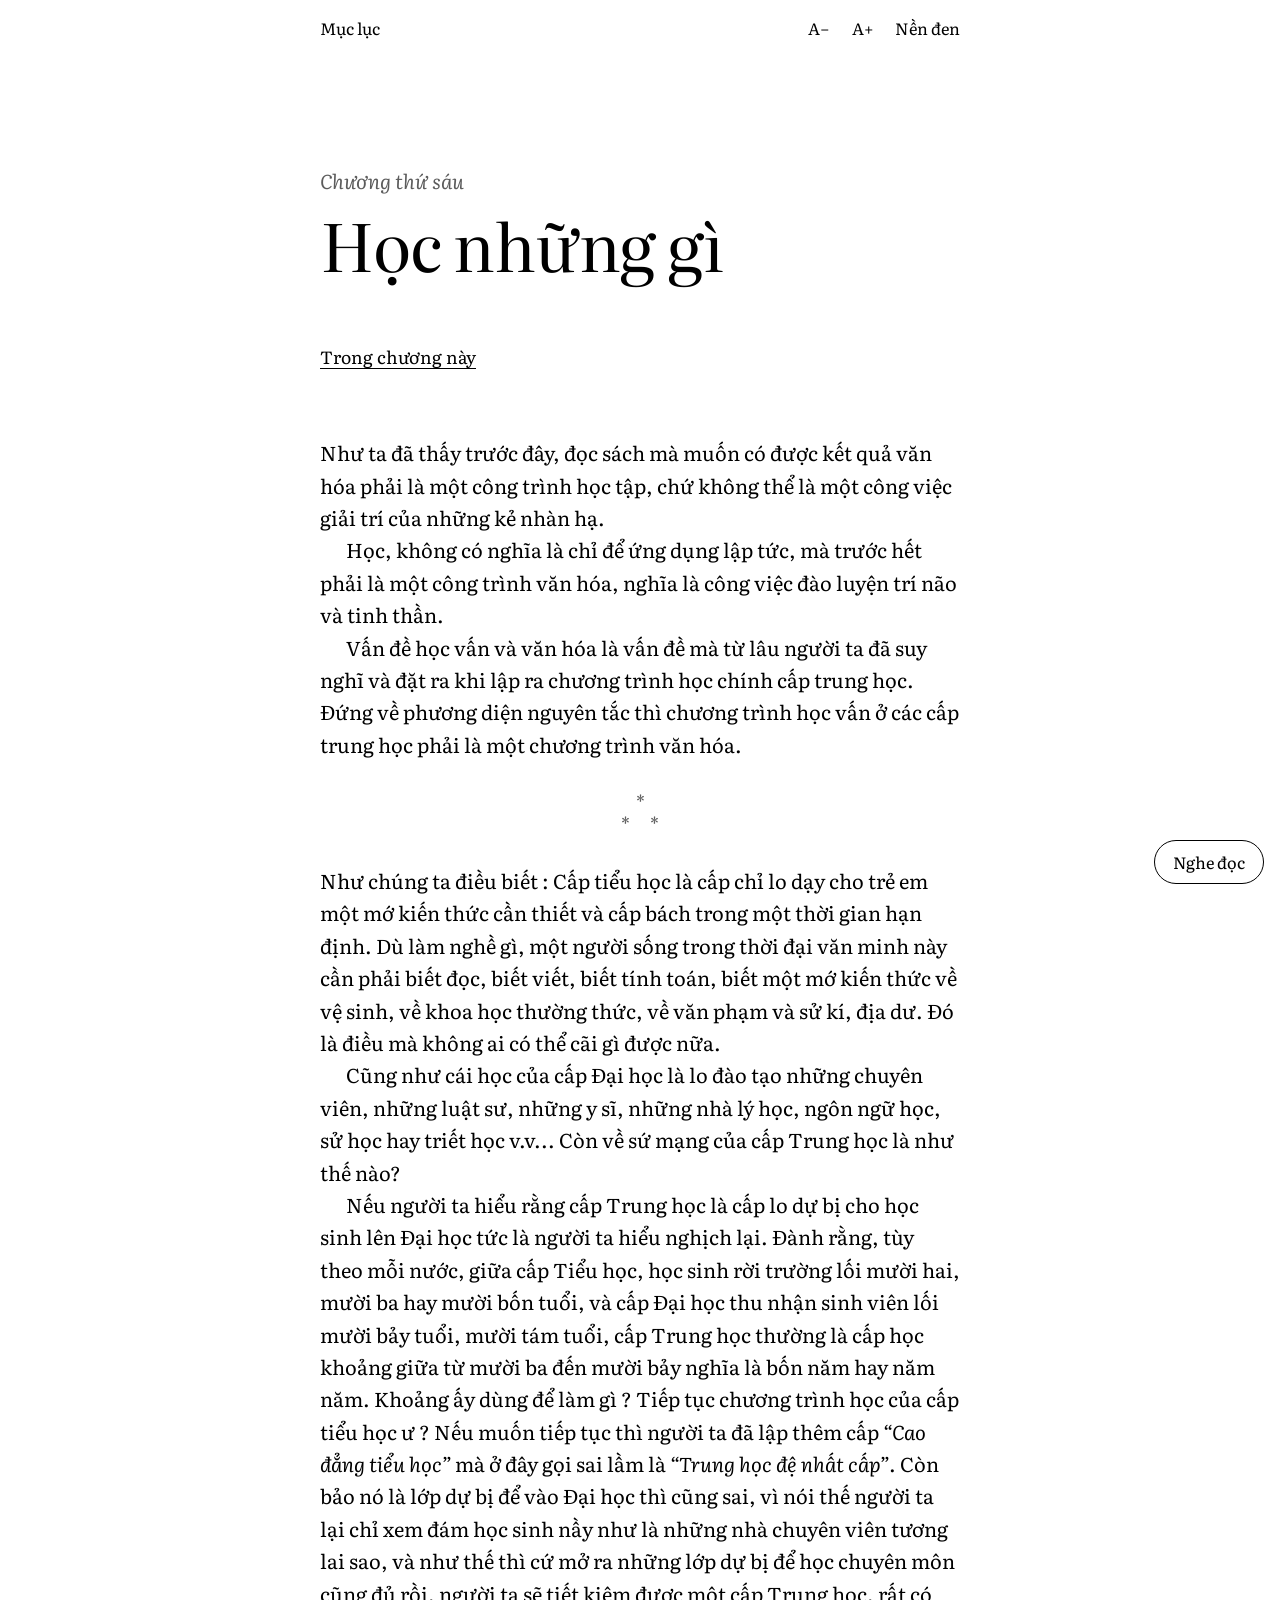
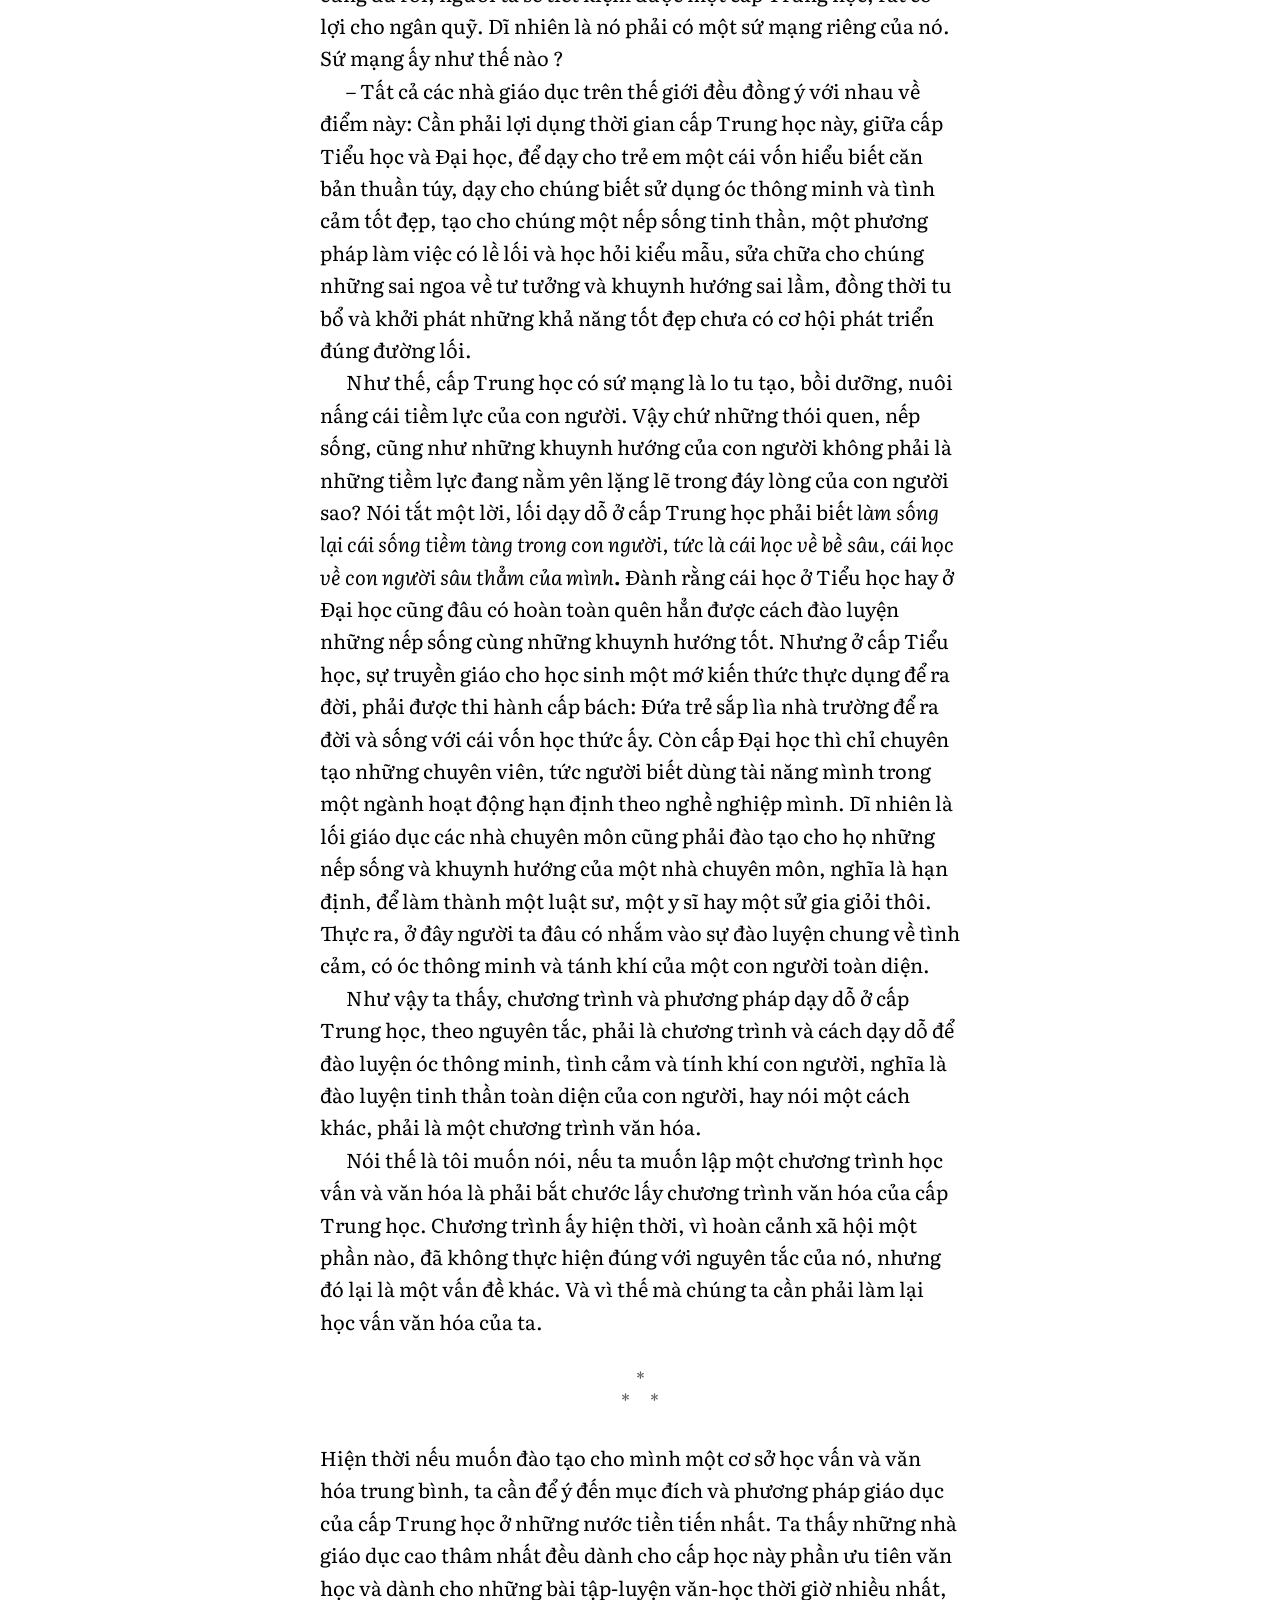
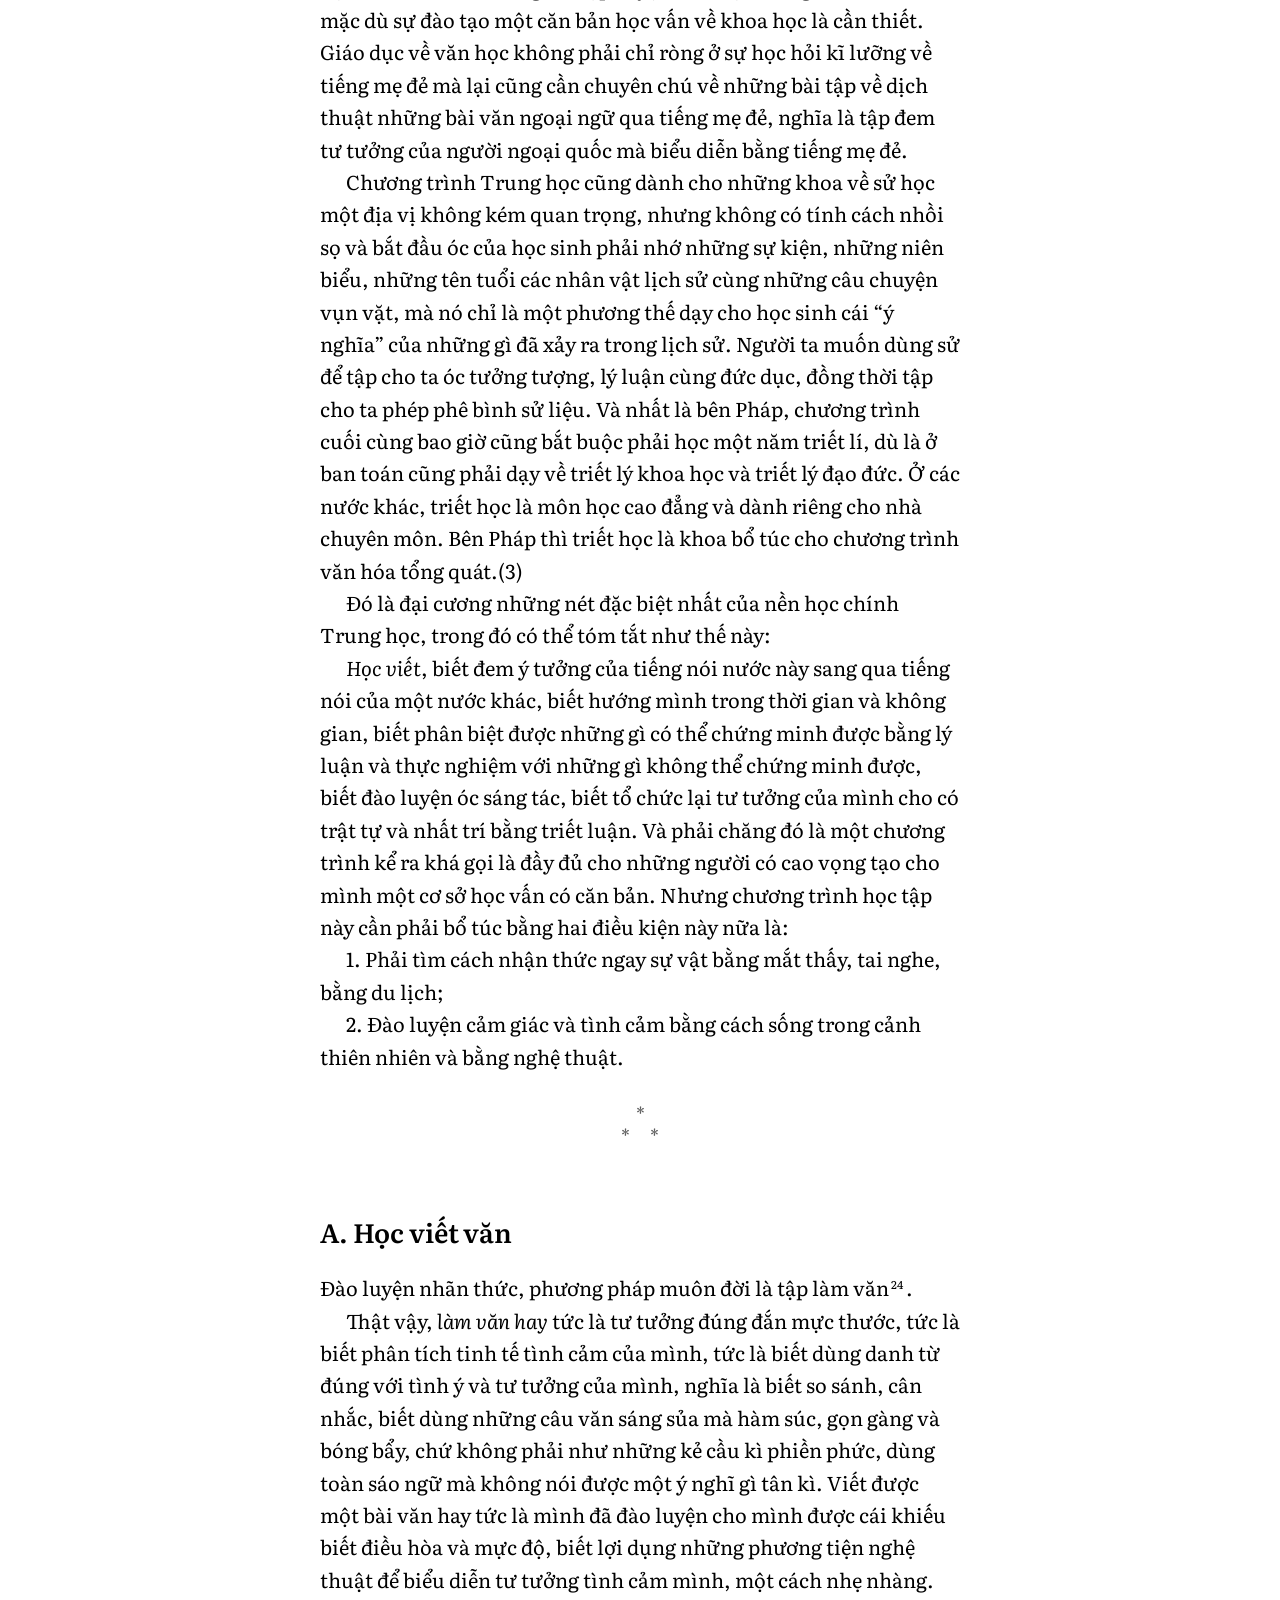
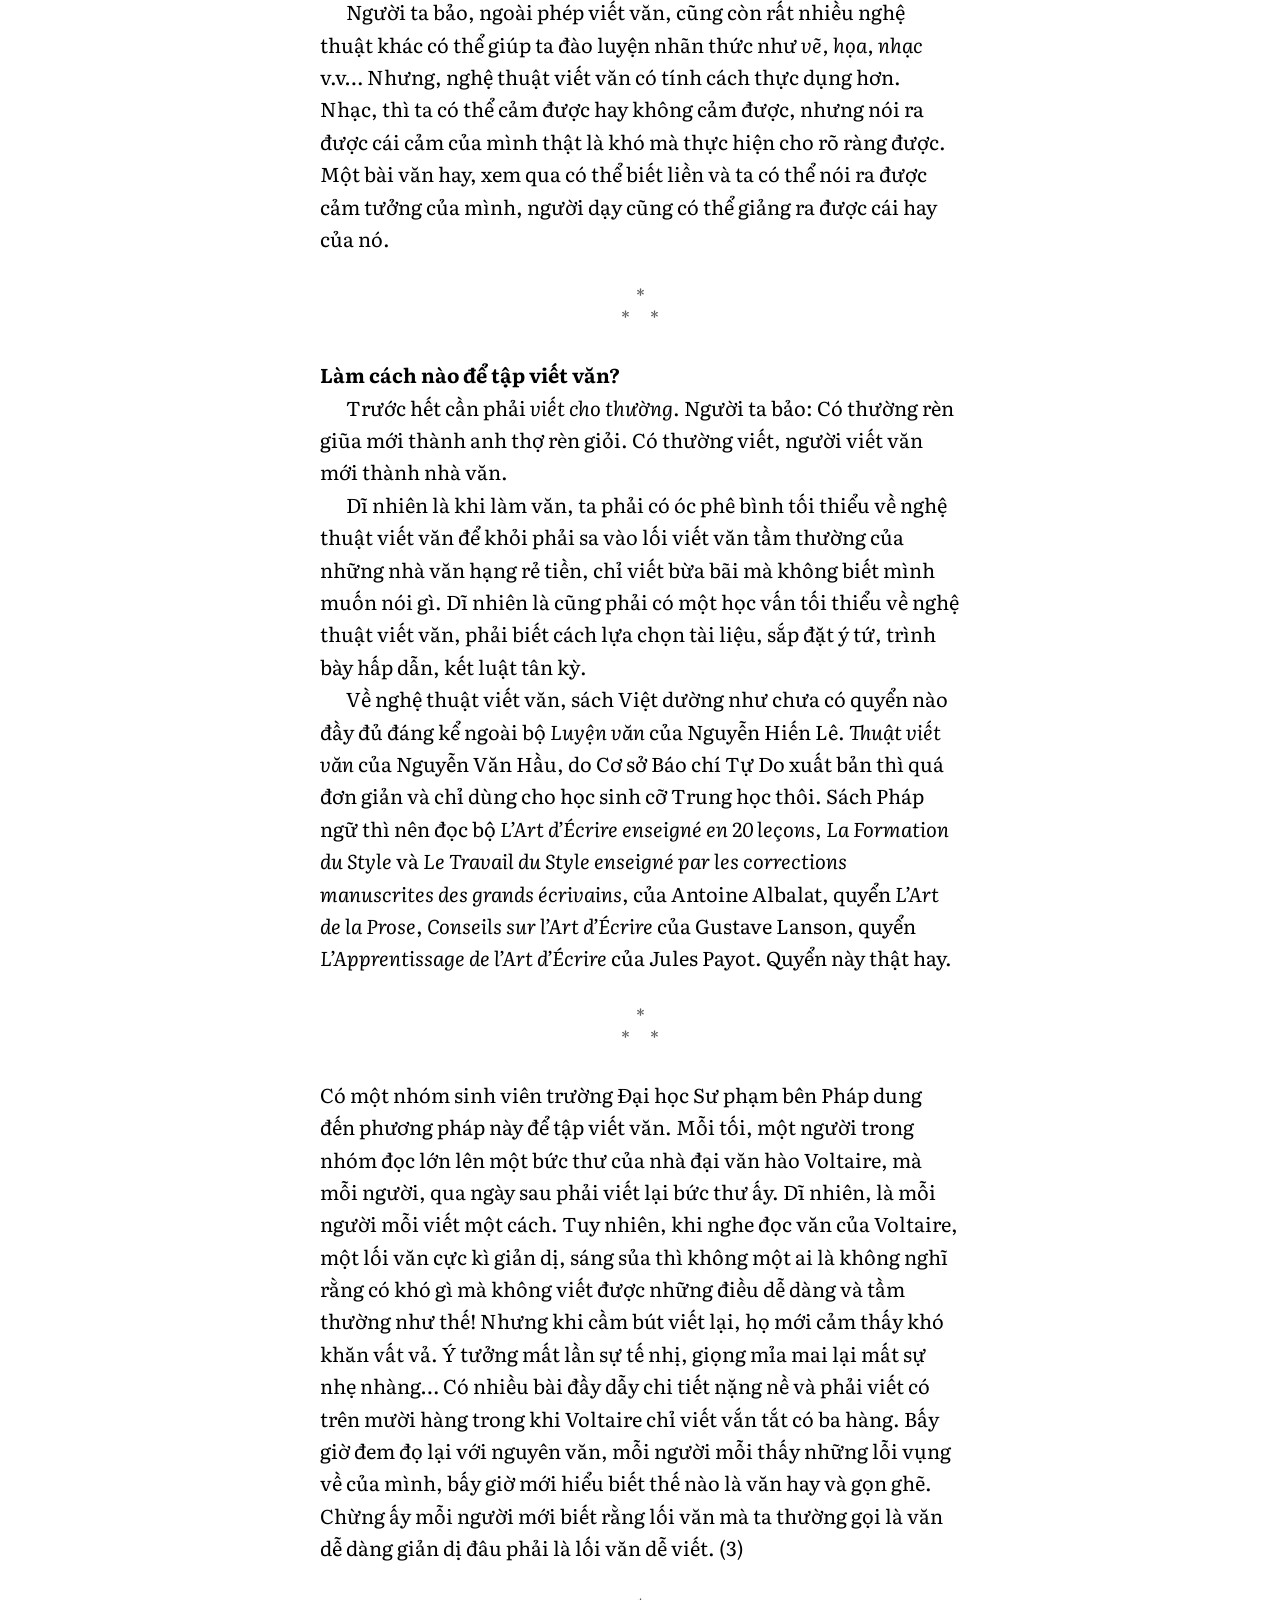
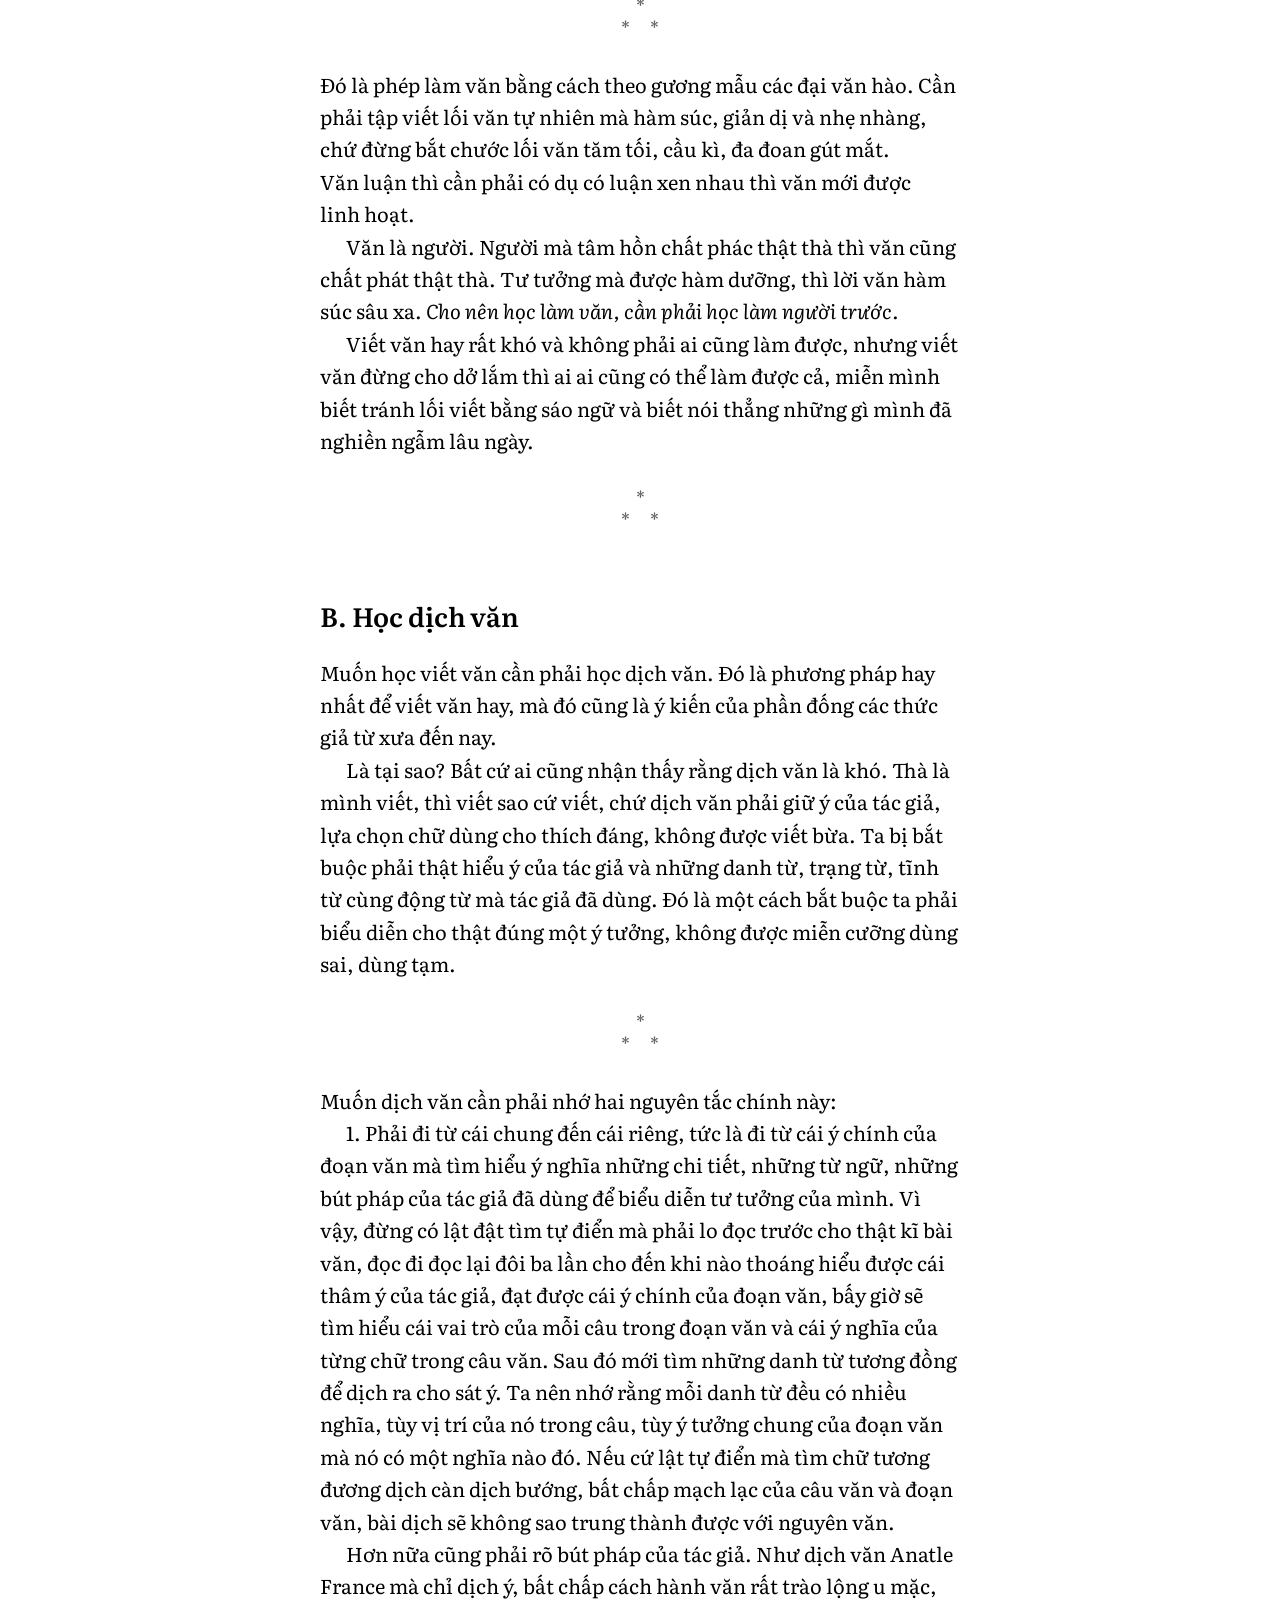
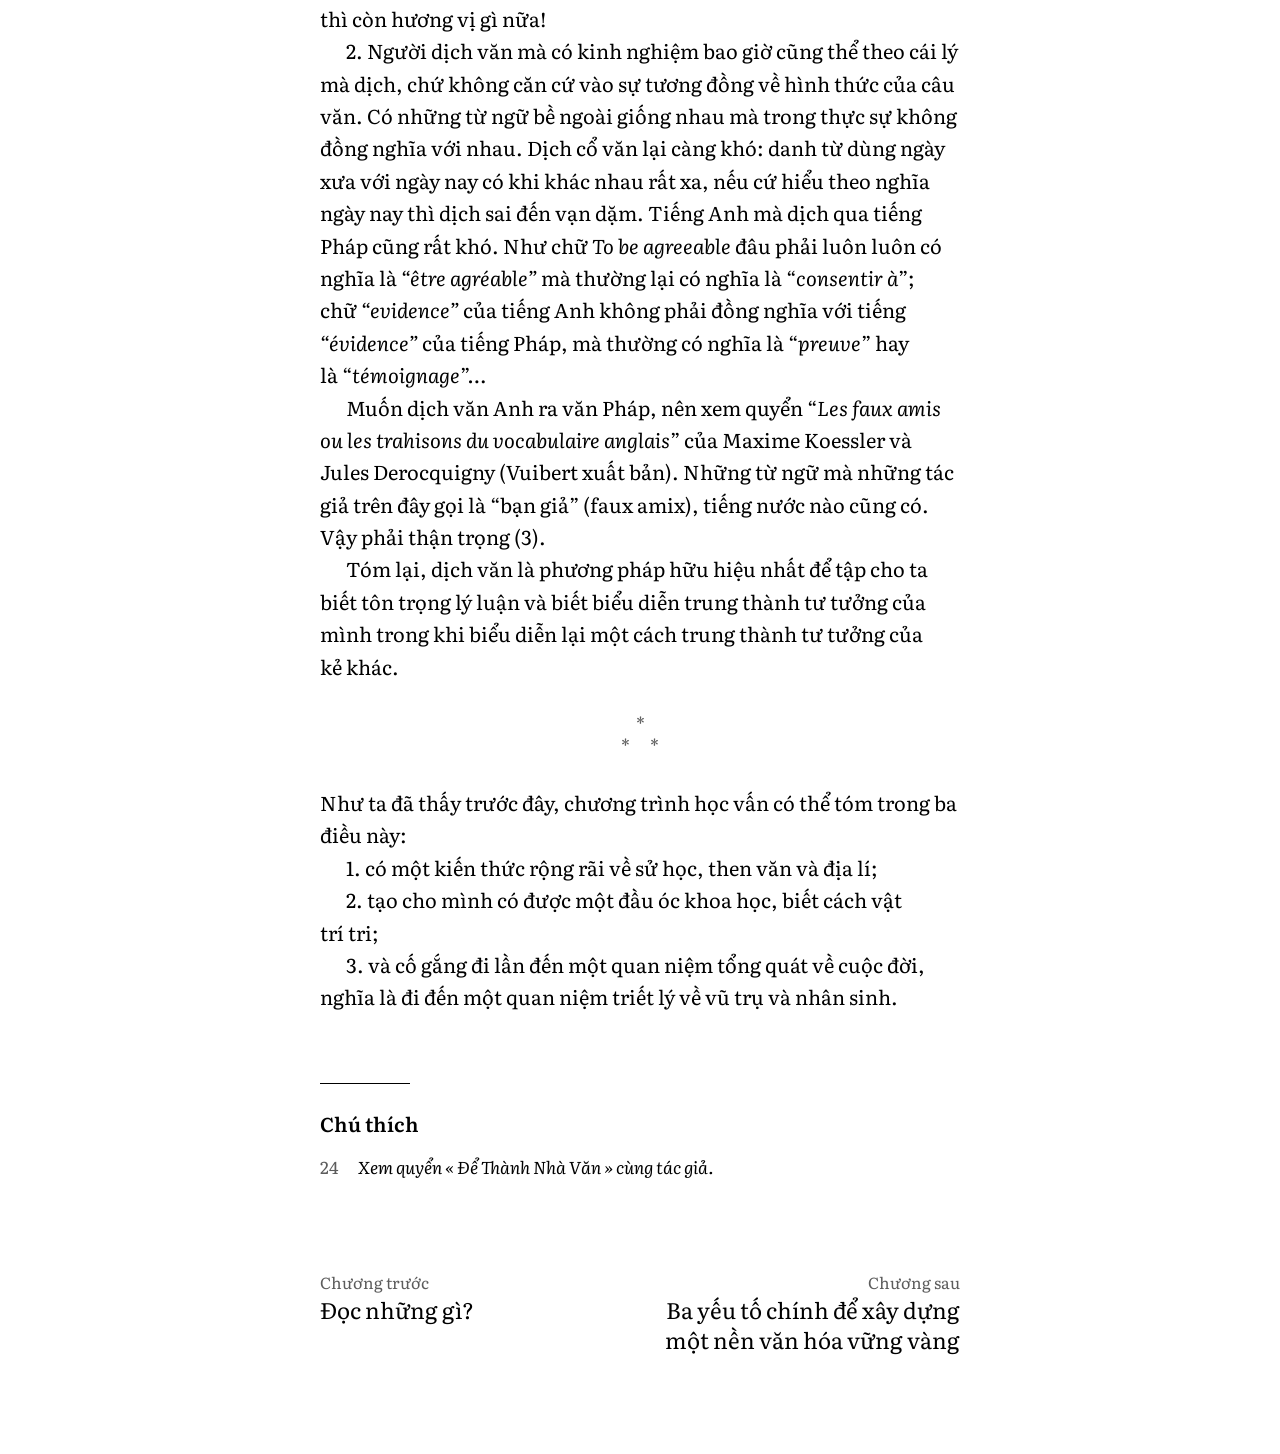
<file: site/chuong-6.html>
<!doctype html>
<html lang="vi">
<head>
<meta charset="utf-8">
<meta name="viewport" content="width=device-width, initial-scale=1">
<meta name="color-scheme" content="light dark">
<meta name="robots" content="noindex, nofollow">
<meta name="theme-color" content="#ffffff" media="(prefers-color-scheme: light)">
<meta name="theme-color" content="#000000" media="(prefers-color-scheme: dark)">
<title>Chương thứ sáu: Học những gì | Tôi tự học</title>
<script>
(function () {
  var d = document.documentElement;
  try {
    var t = localStorage.getItem("tth-theme");
    if (t === "dark" || t === "light") d.dataset.theme = t;
    var s = localStorage.getItem("tth-size");
    if (s) d.dataset.size = s;
  } catch (e) {}
})();
</script>
<link rel="stylesheet" href="assets/style.css">
</head>
<body data-slug="chuong-6" data-title="Học những gì">
<header class="bar">
  <a class="bar-link" href="index.html">Mục lục</a>
  <div class="bar-tools">
    <span class="size" role="group" aria-label="Cỡ chữ"><button type="button" data-action="smaller" aria-label="Chữ nhỏ hơn">A−</button><button type="button" data-action="larger" aria-label="Chữ lớn hơn">A+</button></span>
    <button type="button" class="theme" data-action="theme">Nền đen</button>
  </div>
</header>
<main class="page">
<header class="opener">
<p class="label">Chương thứ sáu</p><h1 class="title">Học những gì</h1>
</header>
<details class="contents">
<summary>Trong chương này</summary>
<ul>
<li class=""><a href="#a-hoc-viet-van">A. Học viết văn</a></li>
<li class=""><a href="#b-hoc-dich-van">B. Học dịch văn</a></li>
</ul>
</details>
<article class="text">
<p>Như ta đã thấy trước đây, đọc sách mà muốn có được kết quả văn hóa phải là một công trình học tập, chứ không thể là một công việc giải trí của những kẻ nhàn hạ.</p>
<p>Học, không có nghĩa là chỉ để ứng dụng lập tức, mà trước hết phải là một công trình văn hóa, nghĩa là công việc đào luyện trí não và tinh thần.</p>
<p>Vấn đề học vấn và văn hóa là vấn đề mà từ lâu người ta đã suy nghĩ và đặt ra khi lập ra chương trình học chính cấp trung học. Đứng về phương diện nguyên tắc thì chương trình học vấn ở các cấp trung học phải là một chương trình văn hóa.</p>
<div class="break" aria-hidden="true"><span>*</span><span>*&#8195;*</span></div>
<p>Như chúng ta điều biết : Cấp tiểu học là cấp chỉ lo dạy cho trẻ em một mớ kiến thức cần thiết và cấp bách trong một thời gian hạn định. Dù làm nghề gì, một người sống trong thời đại văn minh này cần phải biết đọc, biết viết, biết tính toán, biết một mớ kiến thức về vệ sinh, về khoa học thường thức, về văn phạm và sử kí, địa dư. Đó là điều mà không ai có thể cãi gì được nữa.</p>
<p>Cũng như cái học của cấp Đại học là lo đào tạo những chuyên viên, những luật sư, những y sĩ, những nhà lý học, ngôn ngữ học, sử học hay triết học v.v... Còn về sứ mạng của cấp Trung học là như thế nào?</p>
<p>Nếu người ta hiểu rằng cấp Trung học là cấp lo dự bị cho học sinh lên Đại học tức là người ta hiểu nghịch lại. Đành rằng, tùy theo mỗi nước, giữa cấp Tiểu học, học sinh rời trường lối mười hai, mười ba hay mười bốn tuổi, và cấp Đại học thu nhận sinh viên lối mười bảy tuổi, mười tám tuổi, cấp Trung học thường là cấp học khoảng giữa từ mười ba đến mười bảy nghĩa là bốn năm hay năm năm. Khoảng ấy dùng để làm gì ? Tiếp tục chương trình học của cấp tiểu học ư ? Nếu muốn tiếp tục thì người ta đã lập thêm cấp <em>“Cao đẳng tiểu học”</em> mà ở đây gọi sai lầm là <em>“Trung học đệ nhất cấp”</em>. Còn bảo nó là lớp dự bị để vào Đại học thì cũng sai, vì nói thế người ta lại chỉ xem đám học sinh nầy như là những nhà chuyên viên tương lai sao, và như thế thì cứ mở ra những lớp dự bị để học chuyên môn cũng đủ rồi, người ta sẽ tiết kiệm được một cấp Trung học, rất có lợi cho ngân quỹ. Dĩ nhiên là nó phải có một sứ mạng riêng của nó. Sứ mạng ấy như thế nào ?</p>
<p>– Tất cả các nhà giáo dục trên thế giới đều đồng ý với nhau về điểm này: Cần phải lợi dụng thời gian cấp Trung học này, giữa cấp Tiểu học và Đại học, để dạy cho trẻ em một cái vốn hiểu biết căn bản thuần túy, dạy cho chúng biết sử dụng óc thông minh và tình cảm tốt đẹp, tạo cho chúng một nếp sống tinh thần, một phương pháp làm việc có lề lối và học hỏi kiểu mẫu, sửa chữa cho chúng những sai ngoa về tư tưởng và khuynh hướng sai lầm, đồng thời tu bổ và khởi phát những khả năng tốt đẹp chưa có cơ hội phát triển đúng đường lối.</p>
<p>Như thế, cấp Trung học có sứ mạng là lo tu tạo, bồi dưỡng, nuôi nấng cái tiềm lực của con người. Vậy chứ những thói quen, nếp sống, cũng như những khuynh hướng của con người không phải là những tiềm lực đang nằm yên lặng lẽ trong đáy lòng của con người sao? Nói tắt một lời, lối dạy dỗ ở cấp Trung học phải biết <em>làm sống lại cái sống tiềm tàng trong con người, tức là cái học về bề sâu, cái học về con người sâu thẳm của mình</em><strong>.</strong> Đành rằng cái học ở Tiểu học hay ở Đại học cũng đâu có hoàn toàn quên hẳn được cách đào luyện những nếp sống cùng những khuynh hướng tốt. Nhưng ở cấp Tiểu học, sự truyền giáo cho học sinh một mớ kiến thức thực dụng để ra đời, phải được thi hành cấp bách: Đứa trẻ sắp lìa nhà trường để ra đời và sống với cái vốn học thức ấy. Còn cấp Đại học thì chỉ chuyên tạo những chuyên viên, tức người biết dùng tài năng mình trong một ngành hoạt động hạn định theo nghề nghiệp mình. Dĩ nhiên là lối giáo dục các nhà chuyên môn cũng phải đào tạo cho họ những nếp sống và khuynh hướng của một nhà chuyên môn, nghĩa là hạn định, để làm thành một luật sư, một y sĩ hay một sử gia giỏi thôi. Thực ra, ở đây người ta đâu có nhắm vào sự đào luyện chung về tình cảm, có óc thông minh và tánh khí của một con người toàn diện.</p>
<p>Như vậy ta thấy, chương trình và phương pháp dạy dỗ ở cấp Trung học, theo nguyên tắc, phải là chương trình và cách dạy dỗ để đào luyện óc thông minh, tình cảm và tính khí con người, nghĩa là đào luyện tinh thần toàn diện của con người, hay nói một cách khác, phải là một chương trình văn hóa.</p>
<p>Nói thế là tôi muốn nói, nếu ta muốn lập một chương trình học vấn và văn hóa là phải bắt chước lấy chương trình văn hóa của cấp Trung học. Chương trình ấy hiện thời, vì hoàn cảnh xã hội một phần nào, đã không thực hiện đúng với nguyên tắc của nó, nhưng đó lại là một vấn đề khác. Và vì thế mà chúng ta cần phải làm lại học vấn văn hóa của ta.</p>
<div class="break" aria-hidden="true"><span>*</span><span>*&#8195;*</span></div>
<p>Hiện thời nếu muốn đào tạo cho mình một cơ sở học vấn và văn hóa trung bình, ta cần để ý đến mục đích và phương pháp giáo dục của cấp Trung học ở những nước tiền tiến nhất. Ta thấy những nhà giáo dục cao thâm nhất đều dành cho cấp học này phần ưu tiên văn học và dành cho những bài tập-luyện văn-học thời giờ nhiều nhất, mặc dù sự đào tạo một căn bản học vấn về khoa học là cần thiết. Giáo dục về văn học không phải chỉ ròng ở sự học hỏi kĩ lưỡng về tiếng mẹ đẻ mà lại cũng cần chuyên chú về những bài tập về dịch thuật những bài văn ngoại ngữ qua tiếng mẹ đẻ, nghĩa là tập đem tư tưởng của người ngoại quốc mà biểu diễn bằng tiếng mẹ đẻ.</p>
<p>Chương trình Trung học cũng dành cho những khoa về sử học một địa vị không kém quan trọng, nhưng không có tính cách nhồi sọ và bắt đầu óc của học sinh phải nhớ những sự kiện, những niên biểu, những tên tuổi các nhân vật lịch sử cùng những câu chuyện vụn vặt, mà nó chỉ là một phương thế dạy cho học sinh cái “ý nghĩa” của những gì đã xảy ra trong lịch sử. Người ta muốn dùng sử để tập cho ta óc tưởng tượng, lý luận cùng đức dục, đồng thời tập cho ta phép phê bình sử liệu. Và nhất là bên Pháp, chương trình cuối cùng bao giờ cũng bắt buộc phải học một năm triết lí, dù là ở ban toán cũng phải dạy về triết lý khoa học và triết lý đạo đức. Ở các nước khác, triết học là môn học cao đẳng và dành riêng cho nhà chuyên môn. Bên Pháp thì triết học là khoa bổ túc cho chương trình văn hóa tổng quát.(3)</p>
<p>Đó là đại cương những nét đặc biệt nhất của nền học chính Trung học, trong đó có thể tóm tắt như thế này:</p>
<p><em>Học viết</em>, biết đem ý tưởng của tiếng nói nước này sang qua tiếng nói của một nước khác, biết hướng mình trong thời gian và không gian, biết phân biệt được những gì có thể chứng minh được bằng lý luận và thực nghiệm với những gì không thể chứng minh được, biết đào luyện óc sáng tác, biết tổ chức lại tư tưởng của mình cho có trật tự và nhất trí bằng triết luận. Và phải chăng đó là một chương trình kể ra khá gọi là đầy đủ cho những người có cao vọng tạo cho mình một cơ sở học vấn có căn bản. Nhưng chương trình học tập này cần phải bổ túc bằng hai điều kiện này nữa là:</p>
<p>1. Phải tìm cách nhận thức ngay sự vật bằng mắt thấy, tai nghe, bằng du lịch;</p>
<p>2. Đào luyện cảm giác và tình cảm bằng cách sống trong cảnh thiên nhiên và bằng nghệ thuật.</p>
<div class="break" aria-hidden="true"><span>*</span><span>*&#8195;*</span></div>
<h2 id="a-hoc-viet-van">A. Học viết văn</h2>
<p>Đào luyện nhãn thức, phương pháp muôn đời là tập làm văn<sup><a class="fn" href="#chu-thich-24" id="ref-24" data-n="24" aria-label="Chú thích 24">24</a></sup>.</p>
<p>Thật vậy, <em>làm văn hay</em> tức là tư tưởng đúng đắn mực thước, tức là biết phân tích tinh tế tình cảm của mình, tức là biết dùng danh từ đúng với tình ý và tư tưởng của mình, nghĩa là biết so sánh, cân nhắc, biết dùng những câu văn sáng sủa mà hàm súc, gọn gàng và bóng bẩy, chứ không phải như những kẻ cầu kì phiền phức, dùng toàn sáo ngữ mà không nói được một ý nghĩ gì tân kì. Viết được một bài văn hay tức là mình đã đào luyện cho mình được cái khiếu biết điều hòa và mực độ, biết lợi dụng những phương tiện nghệ thuật để biểu diễn tư tưởng tình cảm mình, một cách nhẹ nhàng.</p>
<p>Người ta bảo, ngoài phép viết văn, cũng còn rất nhiều nghệ thuật khác có thể giúp ta đào luyện nhãn thức như <em>vẽ, họa, nhạc</em> v.v… Nhưng, nghệ thuật viết văn có tính cách thực dụng hơn. Nhạc, thì ta có thể cảm được hay không cảm được, nhưng nói ra được cái cảm của mình thật là khó mà thực hiện cho rõ ràng được. Một bài văn hay, xem qua có thể biết liền và ta có thể nói ra được cảm tưởng của mình, người dạy cũng có thể giảng ra được cái hay của nó.</p>
<div class="break" aria-hidden="true"><span>*</span><span>*&#8195;*</span></div>
<p><strong>Làm cách nào để tập viết văn?</strong></p>
<p>Trước hết cần phải <em>viết cho thường</em>. Người ta bảo: Có thường rèn giũa mới thành anh thợ rèn giỏi. Có thường viết, người viết văn mới thành nhà văn.</p>
<p>Dĩ nhiên là khi làm văn, ta phải có óc phê bình tối thiểu về nghệ thuật viết văn để khỏi phải sa vào lối viết văn tầm thường của những nhà văn hạng rẻ tiền, chỉ viết bừa bãi mà không biết mình muốn nói gì. Dĩ nhiên là cũng phải có một học vấn tối thiểu về nghệ thuật viết văn, phải biết cách lựa chọn tài liệu, sắp đặt ý tứ, trình bày hấp dẫn, kết luật tân kỳ.</p>
<p>Về nghệ thuật viết văn, sách Việt dường như chưa có quyển nào đầy đủ đáng kể ngoài bộ <em>Luyện văn</em> của Nguyễn Hiến Lê. <em>Thuật viết văn</em> của Nguyễn Văn Hầu, do Cơ sở Báo chí Tự Do xuất bản thì quá đơn giản và chỉ dùng cho học sinh cỡ Trung học thôi. Sách Pháp ngữ thì nên đọc bộ <em>L’Art d’Écrire enseigné en 20 leçons</em>, <em>La Formation du Style</em> và <em>Le Travail du Style enseigné par les corrections manuscrites des grands écrivains</em>, của Antoine Albalat, quyển <em>L’Art de la Prose</em>, <em>Conseils sur l’Art d’Écrire</em> của Gustave Lanson, quyển <em>L’Apprentissage de l’Art d’Écrire</em> của Jules Payot. Quyển này thật hay.</p>
<div class="break" aria-hidden="true"><span>*</span><span>*&#8195;*</span></div>
<p>Có một nhóm sinh viên trường Đại học Sư phạm bên Pháp dung đến phương pháp này để tập viết văn. Mỗi tối, một người trong nhóm đọc lớn lên một bức thư của nhà đại văn hào Voltaire, mà mỗi người, qua ngày sau phải viết lại bức thư ấy. Dĩ nhiên, là mỗi người mỗi viết một cách. Tuy nhiên, khi nghe đọc văn của Voltaire, một lối văn cực kì giản dị, sáng sủa thì không một ai là không nghĩ rằng có khó gì mà không viết được những điều dễ dàng và tầm thường như thế! Nhưng khi cầm bút viết lại, họ mới cảm thấy khó khăn vất vả. Ý tưởng mất lần sự tế nhị, giọng mỉa mai lại mất sự nhẹ nhàng… Có nhiều bài đầy dẫy chi tiết nặng nề và phải viết có trên mười hàng trong khi Voltaire chỉ viết vắn tắt có ba hàng. Bấy giờ đem đọ lại với nguyên văn, mỗi người mỗi thấy những lỗi vụng về của mình, bấy giờ mới hiểu biết thế nào là văn hay và gọn ghẽ. Chừng ấy mỗi người mới biết rằng lối văn mà ta thường gọi là văn dễ dàng giản dị đâu phải là lối văn dễ viết. (3)</p>
<div class="break" aria-hidden="true"><span>*</span><span>*&#8195;*</span></div>
<p>Đó là phép làm văn bằng cách theo gương mẫu các đại văn hào. Cần phải tập viết lối văn tự nhiên mà hàm súc, giản dị và nhẹ nhàng, chứ đừng bắt chước lối văn tăm tối, cầu kì, đa đoan gút mắt. Văn luận thì cần phải có dụ có luận xen nhau thì văn mới được linh hoạt.</p>
<p>Văn là người. Người mà tâm hồn chất phác thật thà thì văn cũng chất phát thật thà. Tư tưởng mà được hàm dưỡng, thì lời văn hàm súc sâu xa. <em>Cho nên học làm văn, cần phải học làm người trước.</em></p>
<p>Viết văn hay rất khó và không phải ai cũng làm được, nhưng viết văn đừng cho dở lắm thì ai ai cũng có thể làm được cả, miễn mình biết tránh lối viết bằng sáo ngữ và biết nói thẳng những gì mình đã nghiền ngẫm lâu ngày.</p>
<div class="break" aria-hidden="true"><span>*</span><span>*&#8195;*</span></div>
<h2 id="b-hoc-dich-van">B. Học dịch văn</h2>
<p>Muốn học viết văn cần phải học dịch văn. Đó là phương pháp hay nhất để viết văn hay, mà đó cũng là ý kiến của phần đống các thức giả từ xưa đến nay.</p>
<p>Là tại sao? Bất cứ ai cũng nhận thấy rằng dịch văn là khó. Thà là mình viết, thì viết sao cứ viết, chứ dịch văn phải giữ ý của tác giả, lựa chọn chữ dùng cho thích đáng, không được viết bừa. Ta bị bắt buộc phải thật hiểu ý của tác giả và những danh từ, trạng từ, tĩnh từ cùng động từ mà tác giả đã dùng. Đó là một cách bắt buộc ta phải biểu diễn cho thật đúng một ý tưởng, không được miễn cưỡng dùng sai, dùng tạm.</p>
<div class="break" aria-hidden="true"><span>*</span><span>*&#8195;*</span></div>
<p>Muốn dịch văn cần phải nhớ hai nguyên tắc chính này:</p>
<p>1. Phải đi từ cái chung đến cái riêng, tức là đi từ cái ý chính của đoạn văn mà tìm hiểu ý nghĩa những chi tiết, những từ ngữ, những bút pháp của tác giả đã dùng để biểu diễn tư tưởng của mình. Vì vậy, đừng có lật đật tìm tự điển mà phải lo đọc trước cho thật kĩ bài văn, đọc đi đọc lại đôi ba lần cho đến khi nào thoáng hiểu được cái thâm ý của tác giả, đạt được cái ý chính của đoạn văn, bấy giờ sẽ tìm hiểu cái vai trò của mỗi câu trong đoạn văn và cái ý nghĩa của từng chữ trong câu văn. Sau đó mới tìm những danh từ tương đồng để dịch ra cho sát ý. Ta nên nhớ rằng mỗi danh từ đều có nhiều nghĩa, tùy vị trí của nó trong câu, tùy ý tưởng chung của đoạn văn mà nó có một nghĩa nào đó. Nếu cứ lật tự điển mà tìm chữ tương đương dịch càn dịch bướng, bất chấp mạch lạc của câu văn và đoạn văn, bài dịch sẽ không sao trung thành được với nguyên văn.</p>
<p>Hơn nữa cũng phải rõ bút pháp của tác giả. Như dịch văn Anatle France mà chỉ dịch ý, bất chấp cách hành văn rất trào lộng u mặc, thì còn hương vị gì nữa!</p>
<p>2. Người dịch văn mà có kinh nghiệm bao giờ cũng thể theo cái lý mà dịch, chứ không căn cứ vào sự tương đồng về hình thức của câu văn. Có những từ ngữ bề ngoài giống nhau mà trong thực sự không đồng nghĩa với nhau. Dịch cổ văn lại càng khó: danh từ dùng ngày xưa với ngày nay có khi khác nhau rất xa, nếu cứ hiểu theo nghĩa ngày nay thì dịch sai đến vạn dặm. Tiếng Anh mà dịch qua tiếng Pháp cũng rất khó. Như chữ <em>To be agreeable</em> đâu phải luôn luôn có nghĩa là <em>“être agréable”</em> mà thường lại có nghĩa là “<em>consentir à</em>”; chữ <em>“evidence”</em> của tiếng Anh không phải đồng nghĩa với tiếng <em>“évidence”</em> của tiếng Pháp, mà thường có nghĩa là “<em>preuve</em>” hay là “<em>témoignage</em>”…</p>
<p>Muốn dịch văn Anh ra văn Pháp, nên xem quyển “<em>Les faux amis ou les trahisons du vocabulaire anglais</em>” của Maxime Koessler và Jules Derocquigny (Vuibert xuất bản). Những từ ngữ mà những tác giả trên đây gọi là “bạn giả” (faux amix), tiếng nước nào cũng có. Vậy phải thận trọng (3).</p>
<p>Tóm lại, dịch văn là phương pháp hữu hiệu nhất để tập cho ta biết tôn trọng lý luận và biết biểu diễn trung thành tư tưởng của mình trong khi biểu diễn lại một cách trung thành tư tưởng của kẻ khác.</p>
<div class="break" aria-hidden="true"><span>*</span><span>*&#8195;*</span></div>
<p>Như ta đã thấy trước đây, chương trình học vấn có thể tóm trong ba điều này:</p>
<p>1. có một kiến thức rộng rãi về sử học, then văn và địa lí;</p>
<p>2. tạo cho mình có được một đầu óc khoa học, biết cách vật trí tri;</p>
<p>3. và cố gắng đi lần đến một quan niệm tổng quát về cuộc đời, nghĩa là đi đến một quan niệm triết lý về vũ trụ và nhân sinh.</p>
</article>
<section class="notes" aria-labelledby="chu-thich">
<h2 id="chu-thich">Chú thích</h2>
<ol>
<li id="chu-thich-24"><span class="note-n"><a href="#ref-24" aria-label="Quay lại đoạn có chú thích 24">24</a></span><span class="note-text"><em>Xem quyển « Để Thành Nhà Văn » cùng tác giả.</em></span></li>
</ol>
</section>
<nav class="chapter-nav" aria-label="Chuyển chương">
<a class="next" href="chuong-7.html" rel="next"><span class="dir">Chương sau</span><span class="nav-title">Ba yếu tố chính để xây dựng một nền văn hóa vững vàng</span></a>
<a class="prev" href="chuong-5.html" rel="prev"><span class="dir">Chương trước</span><span class="nav-title">Đọc những gì?</span></a>
</nav>
</main>
<script src="assets/reader.js"></script>
</body>
</html>
</file>
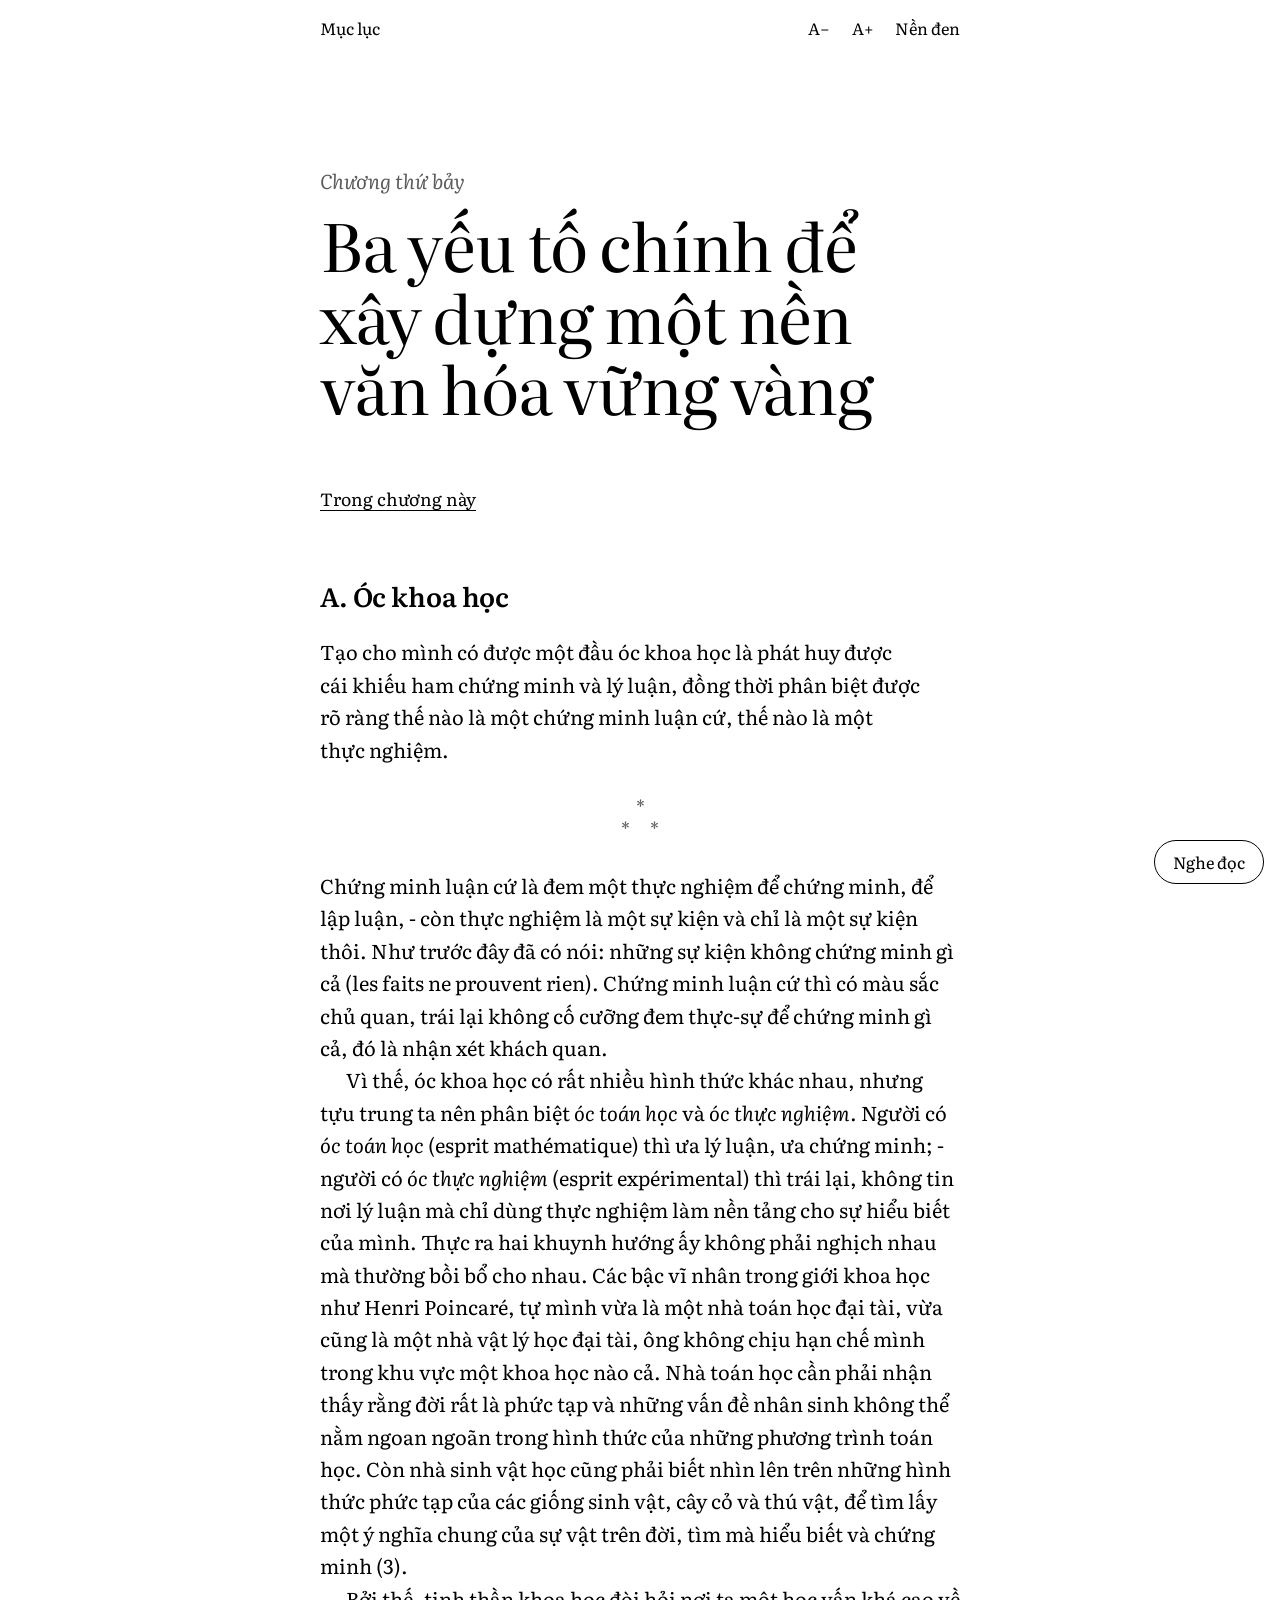
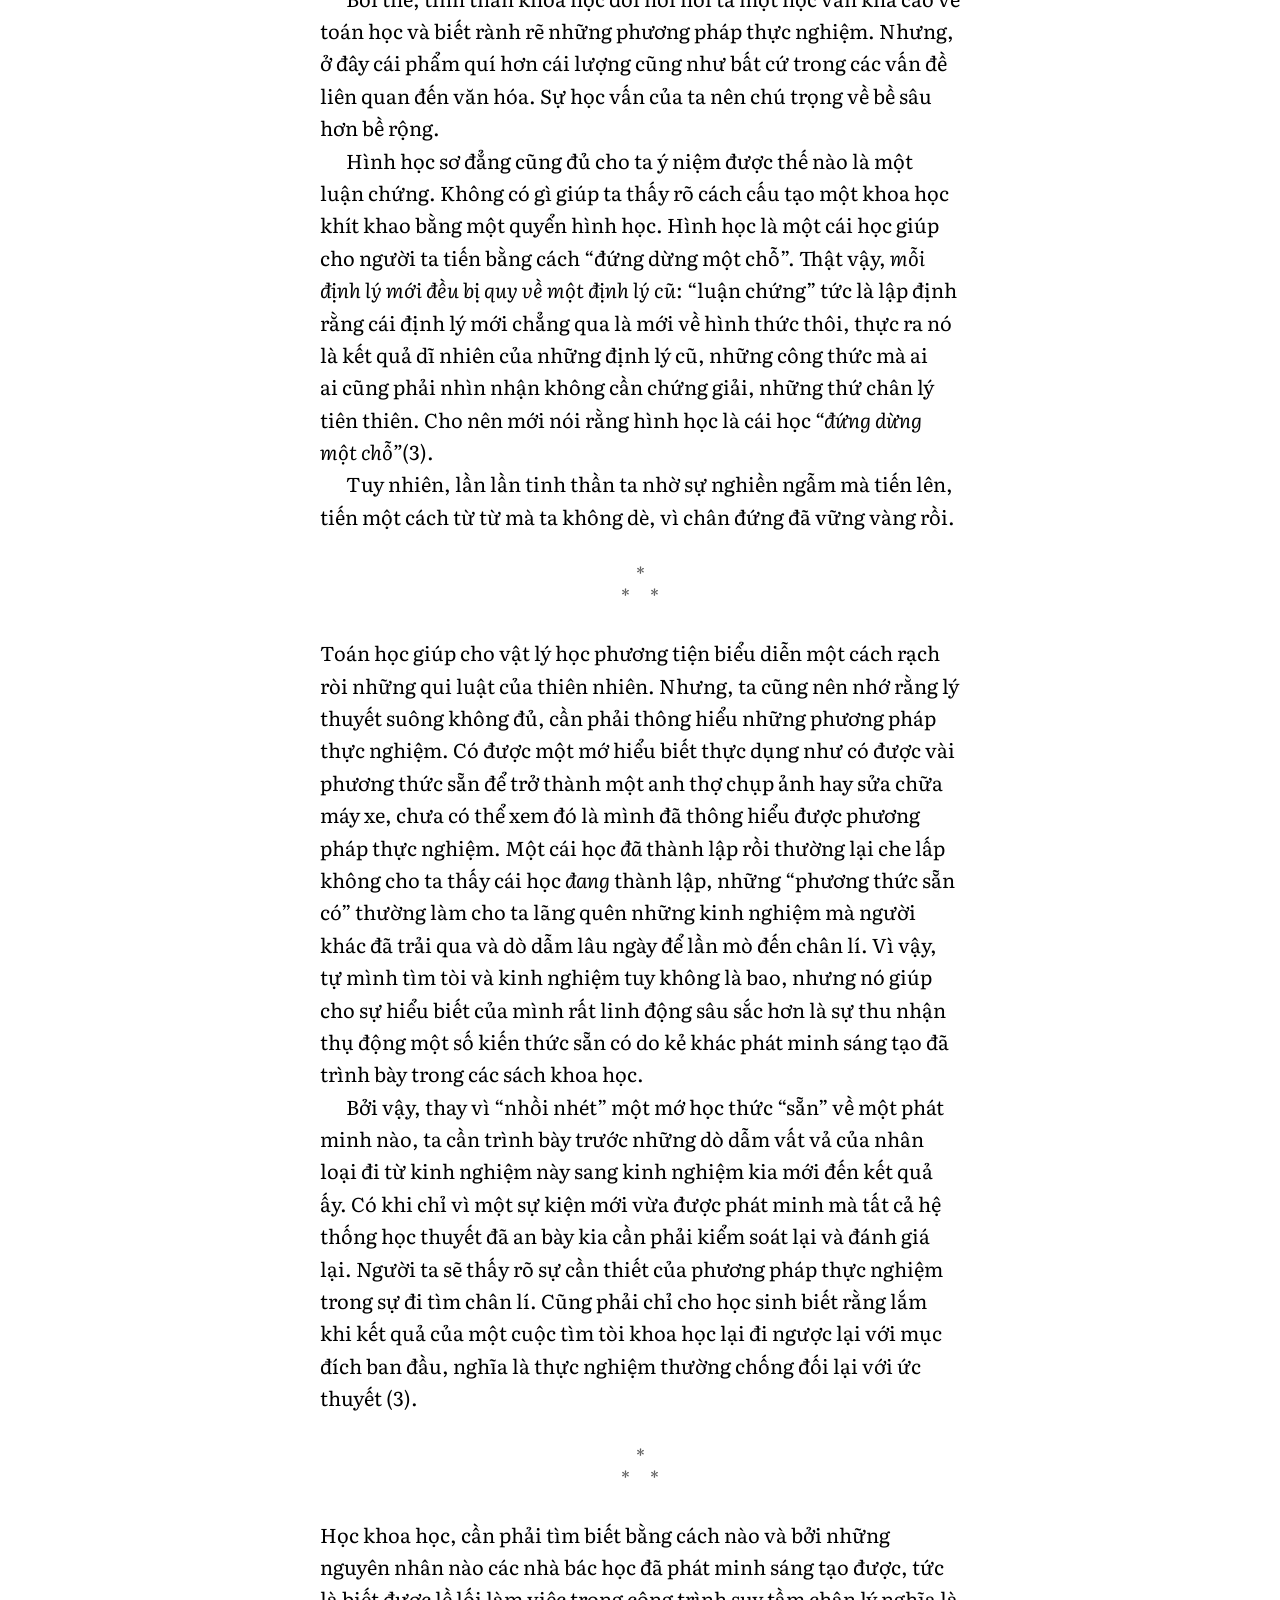
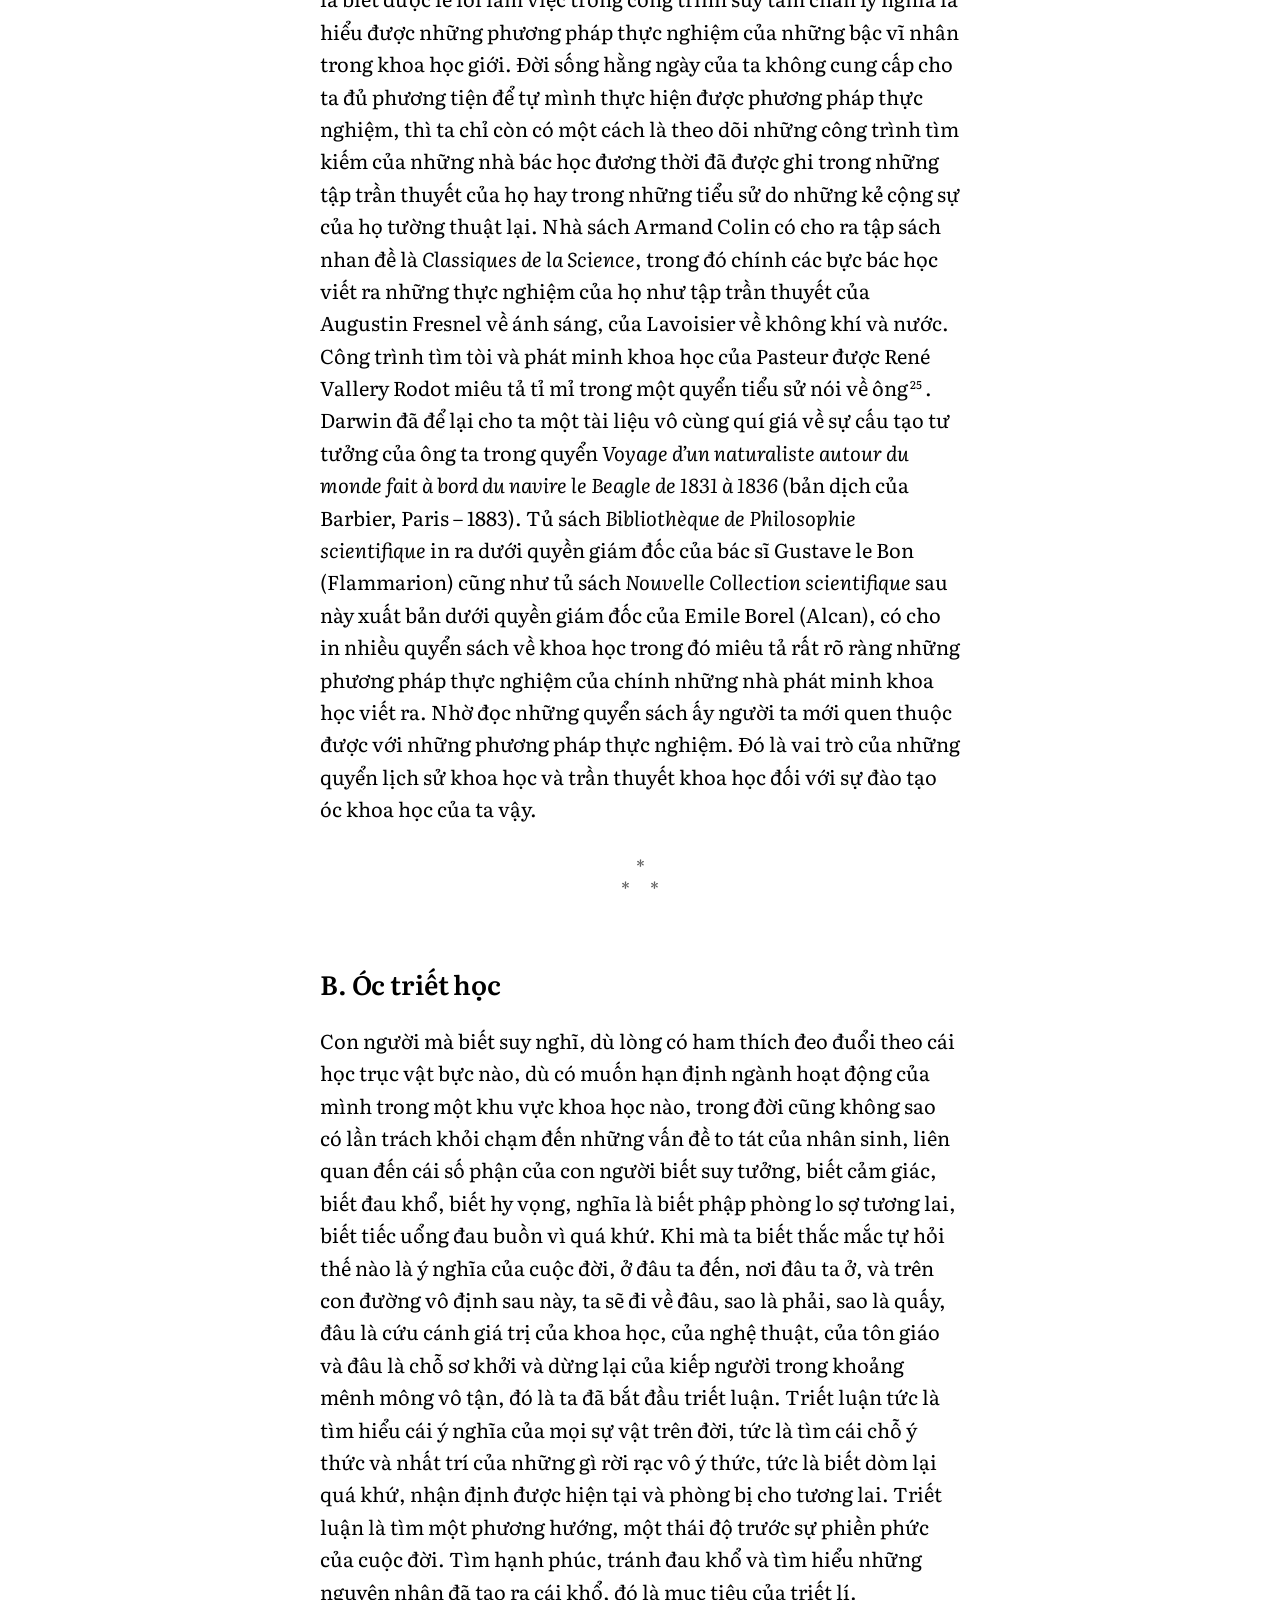
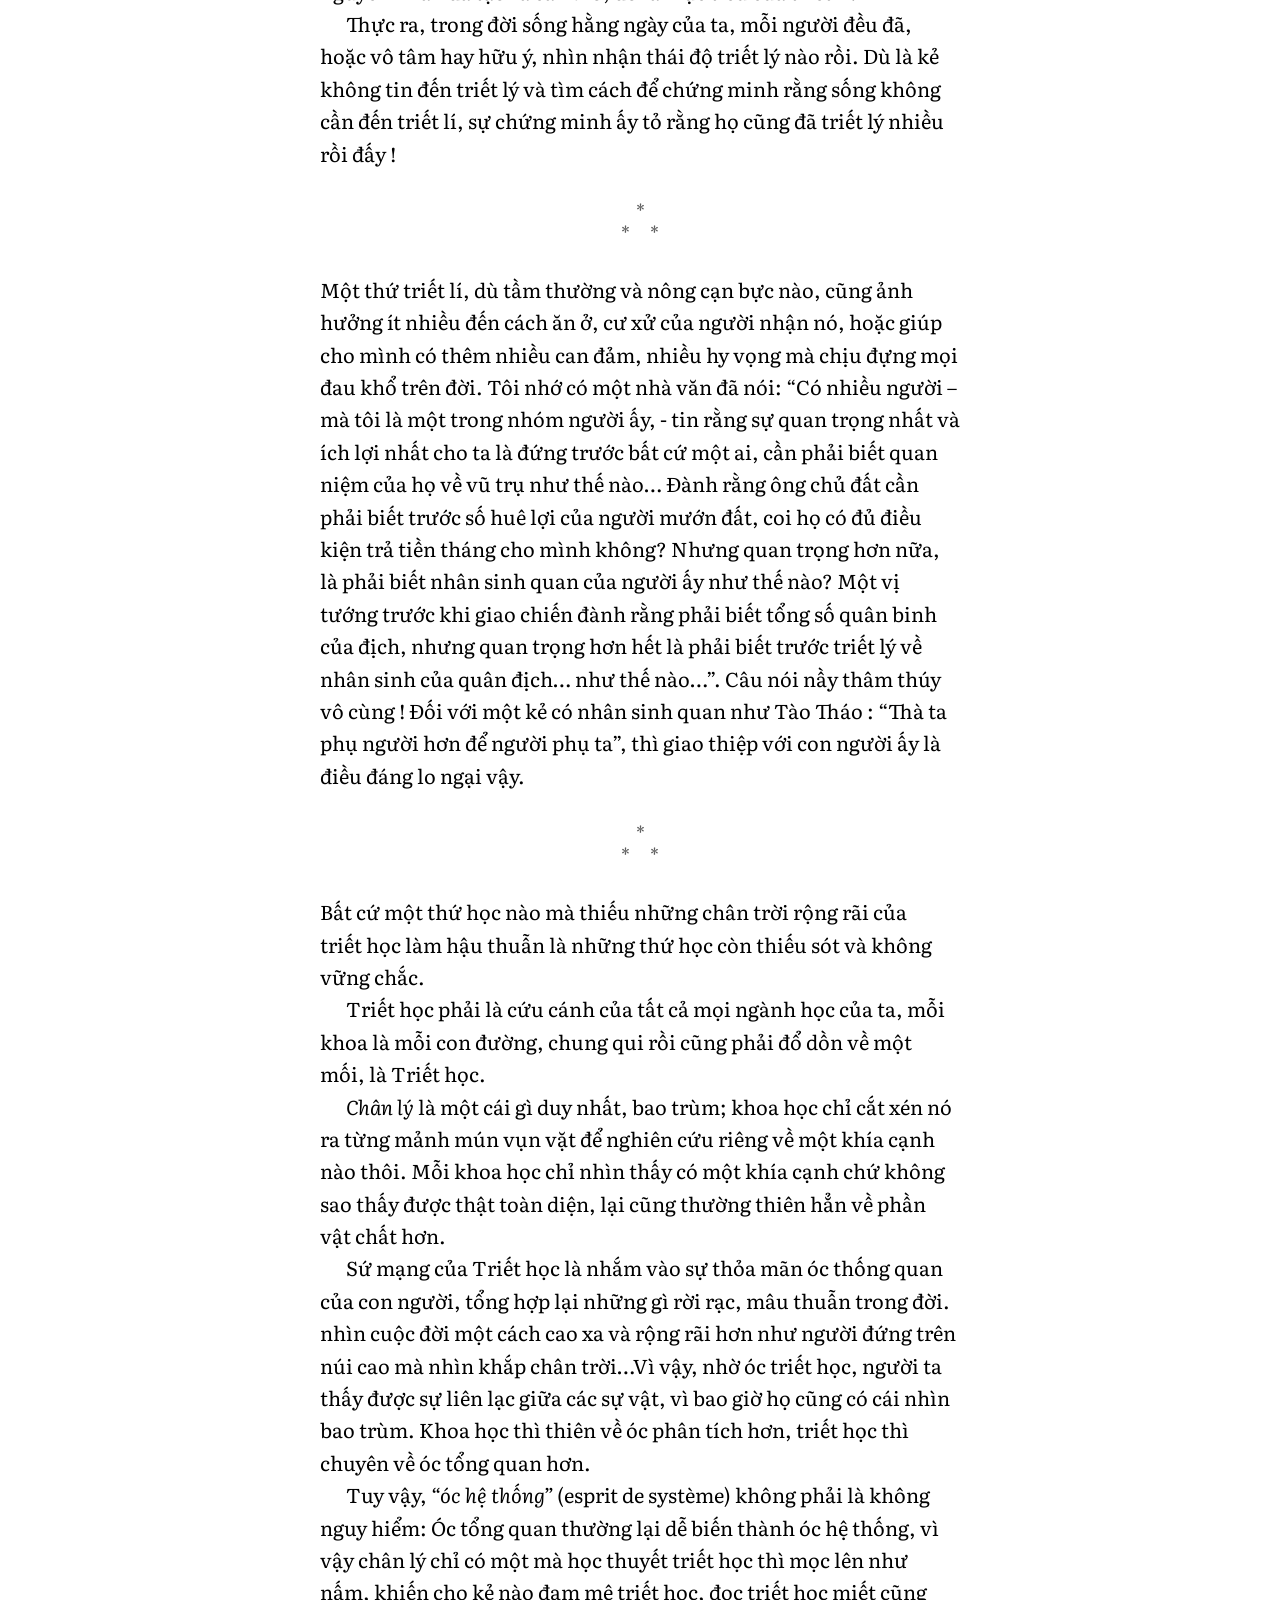
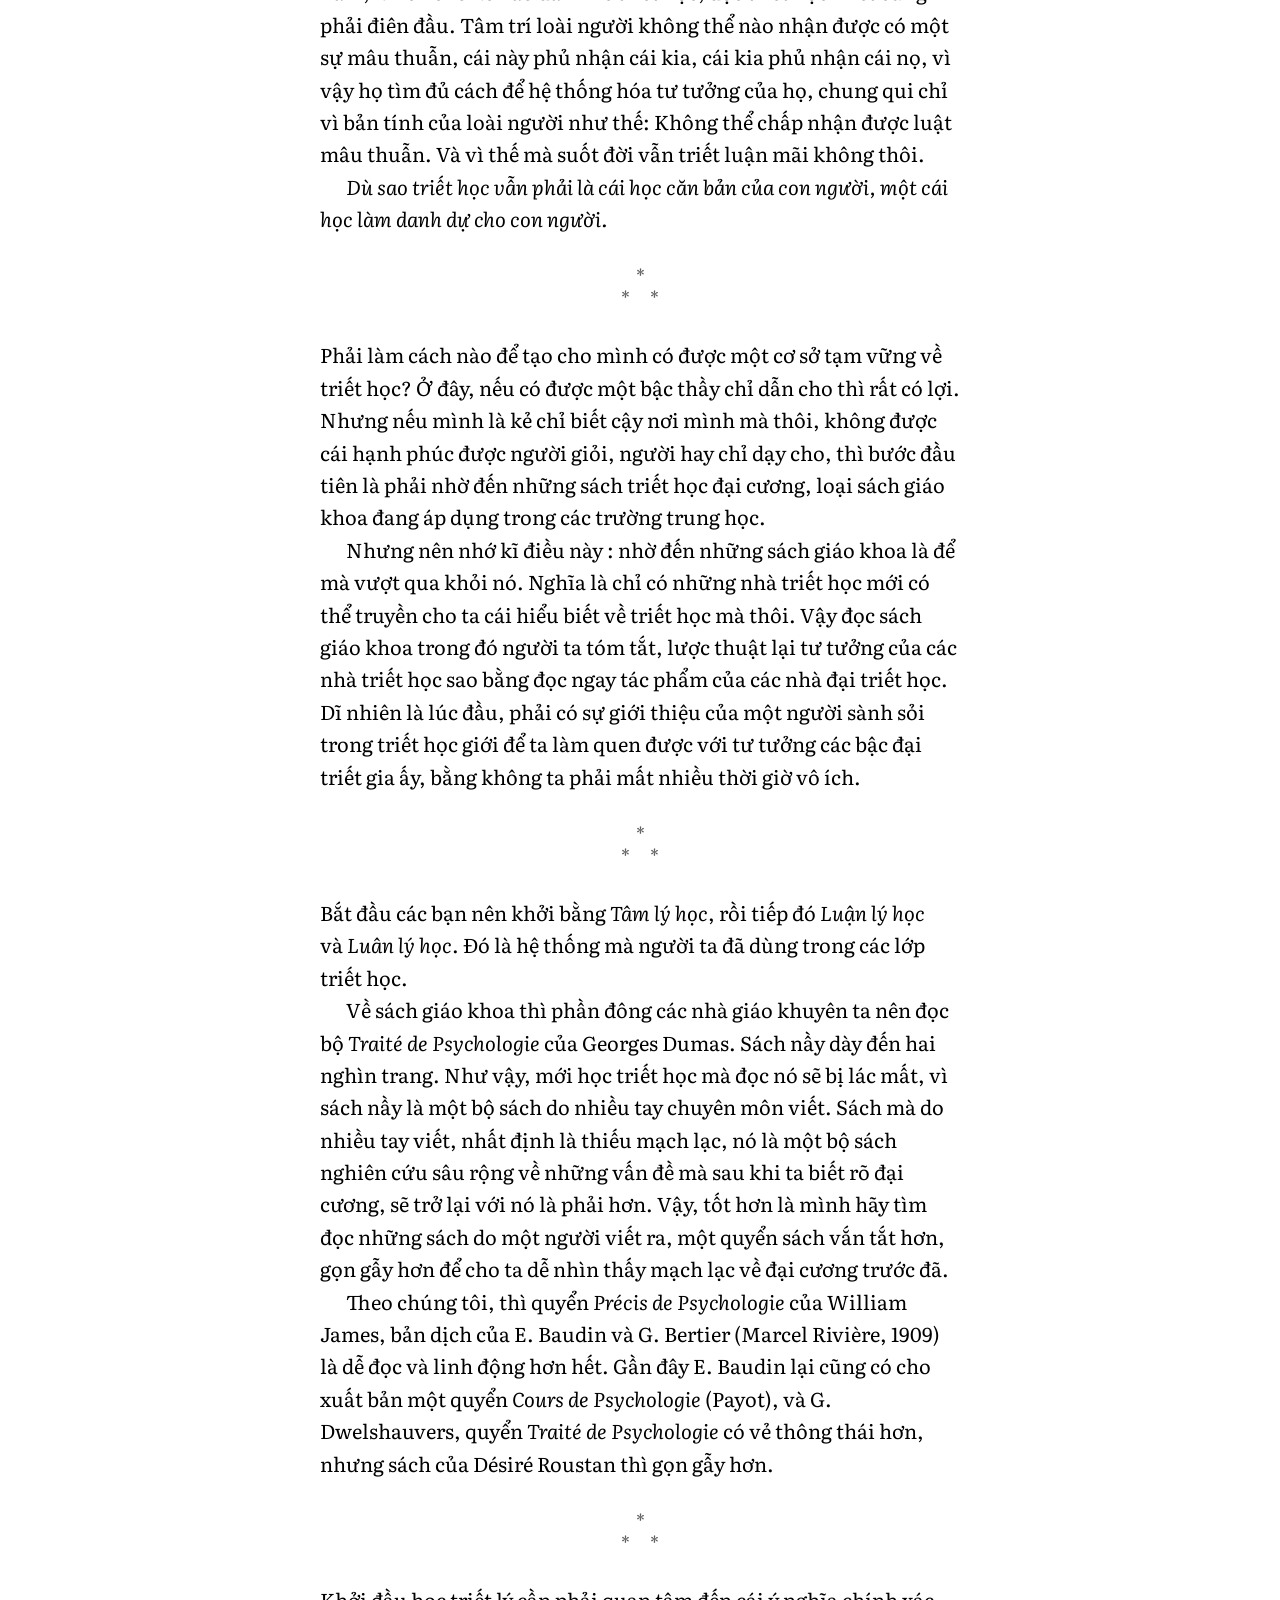
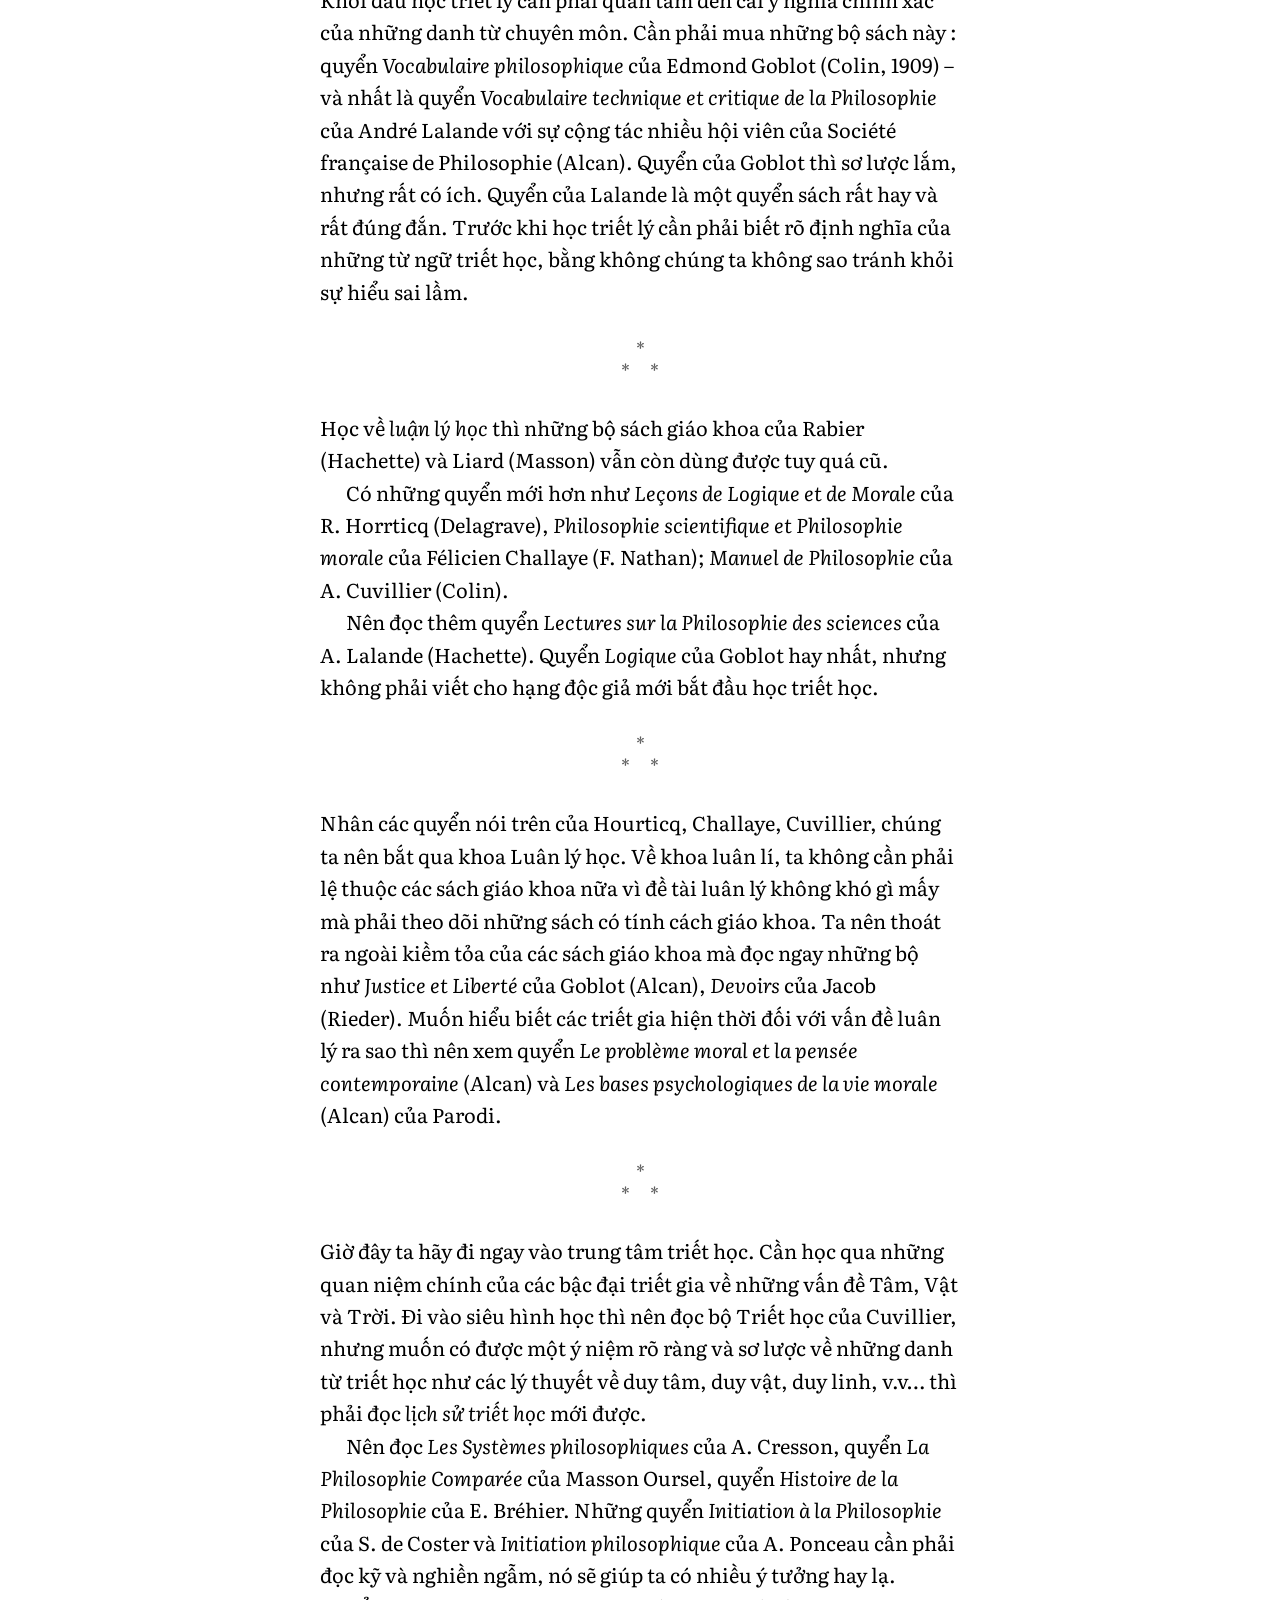
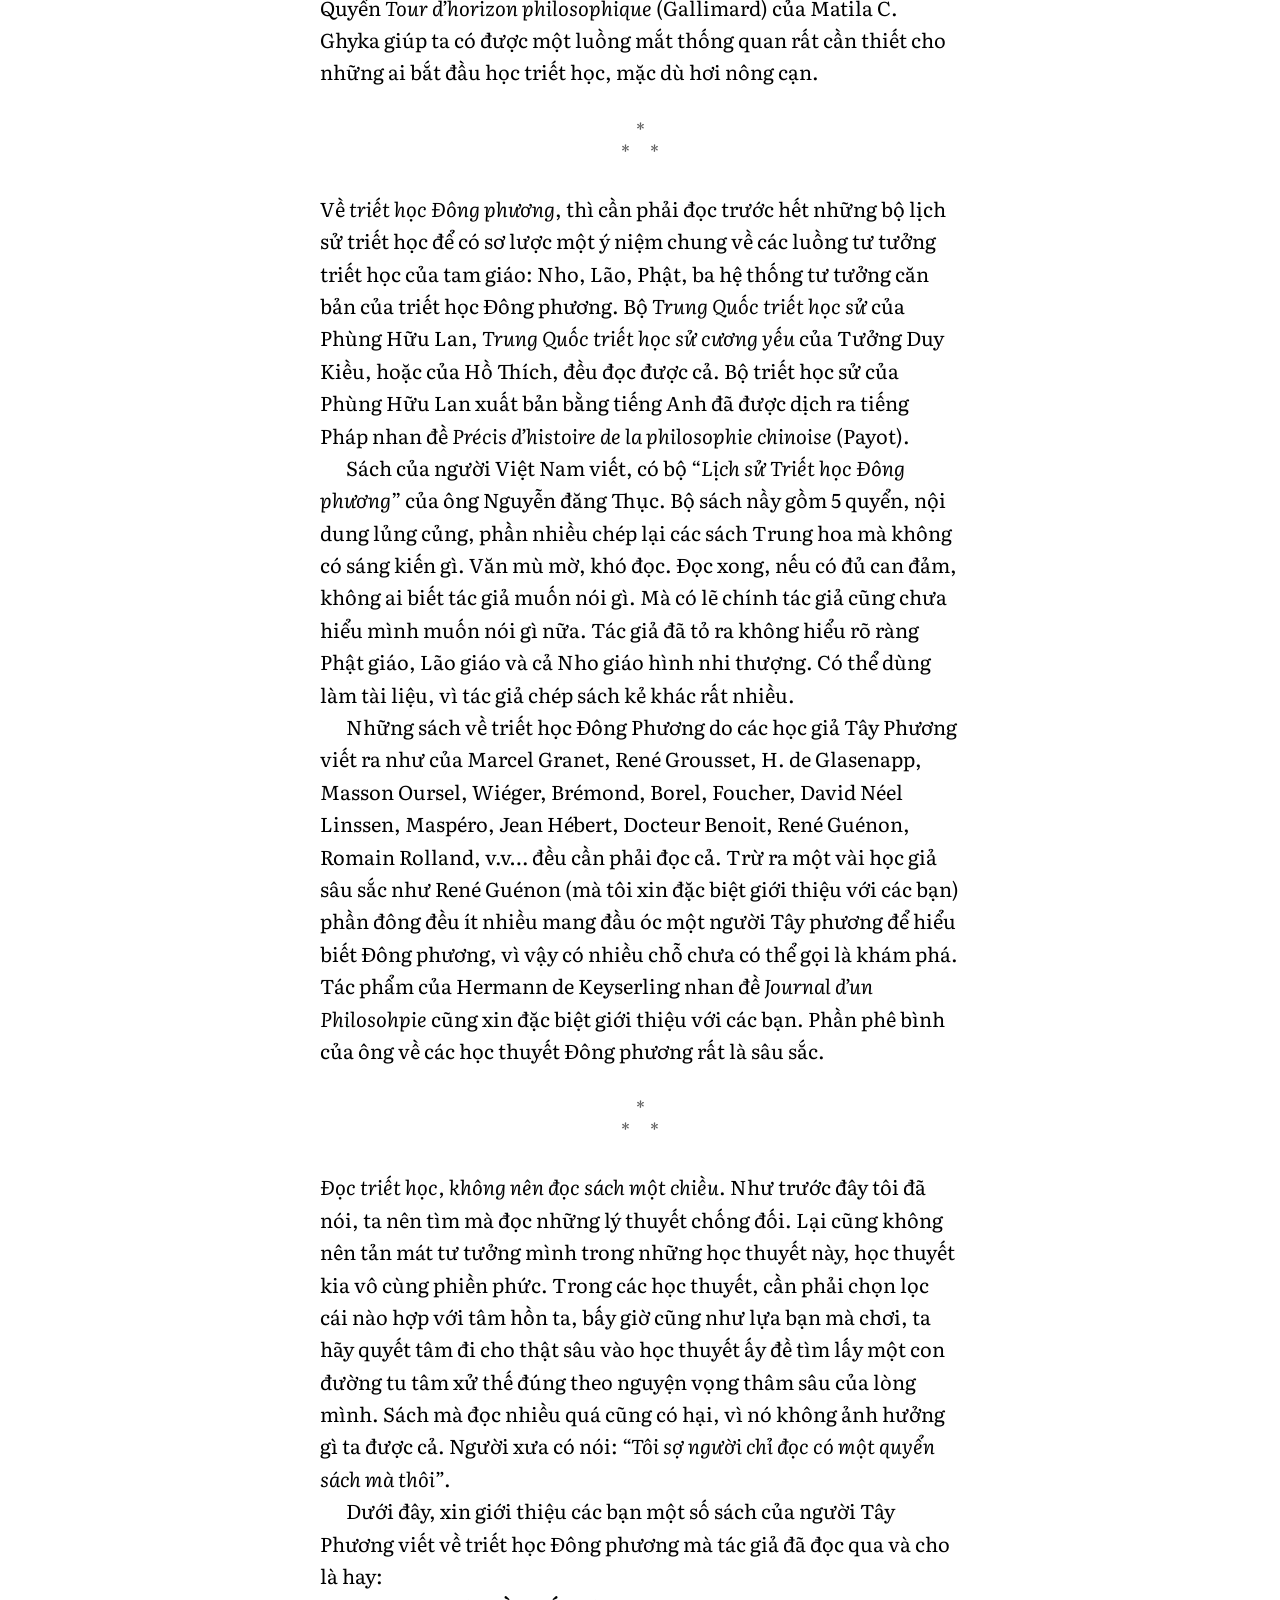
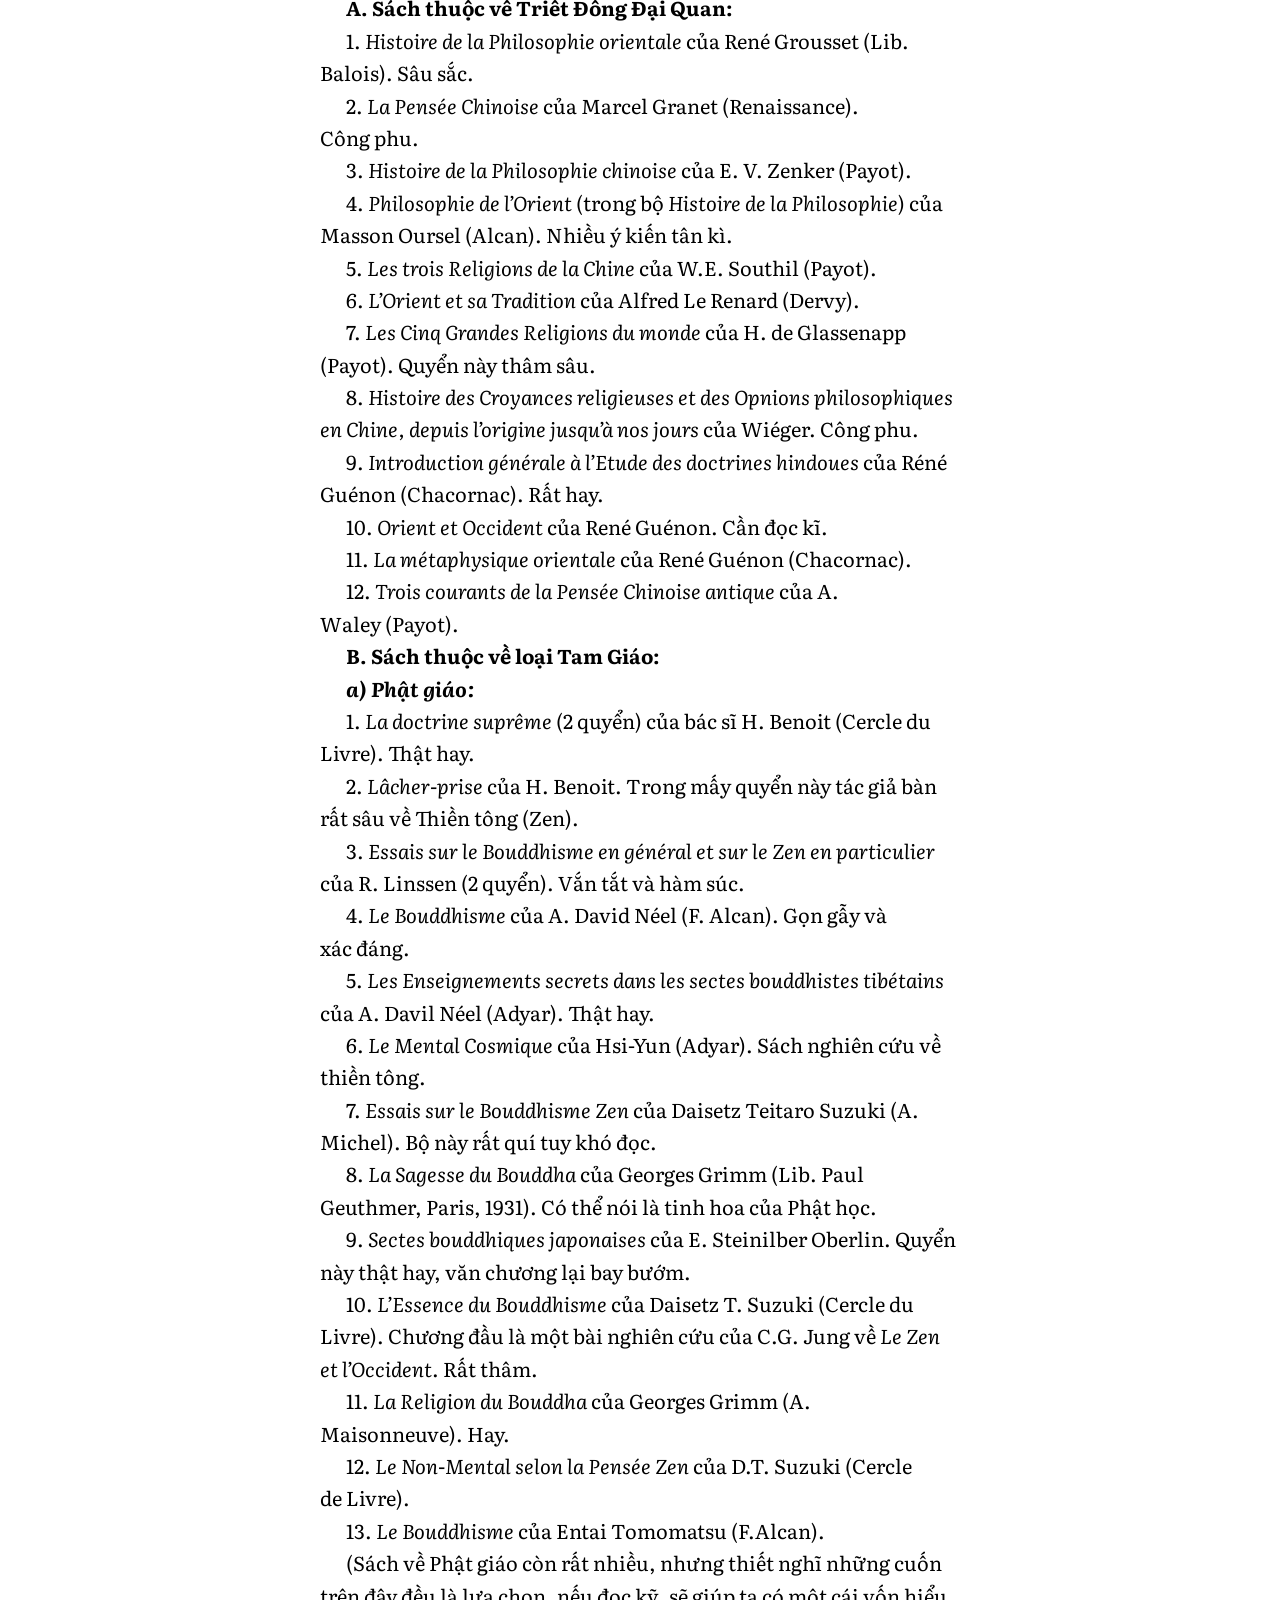
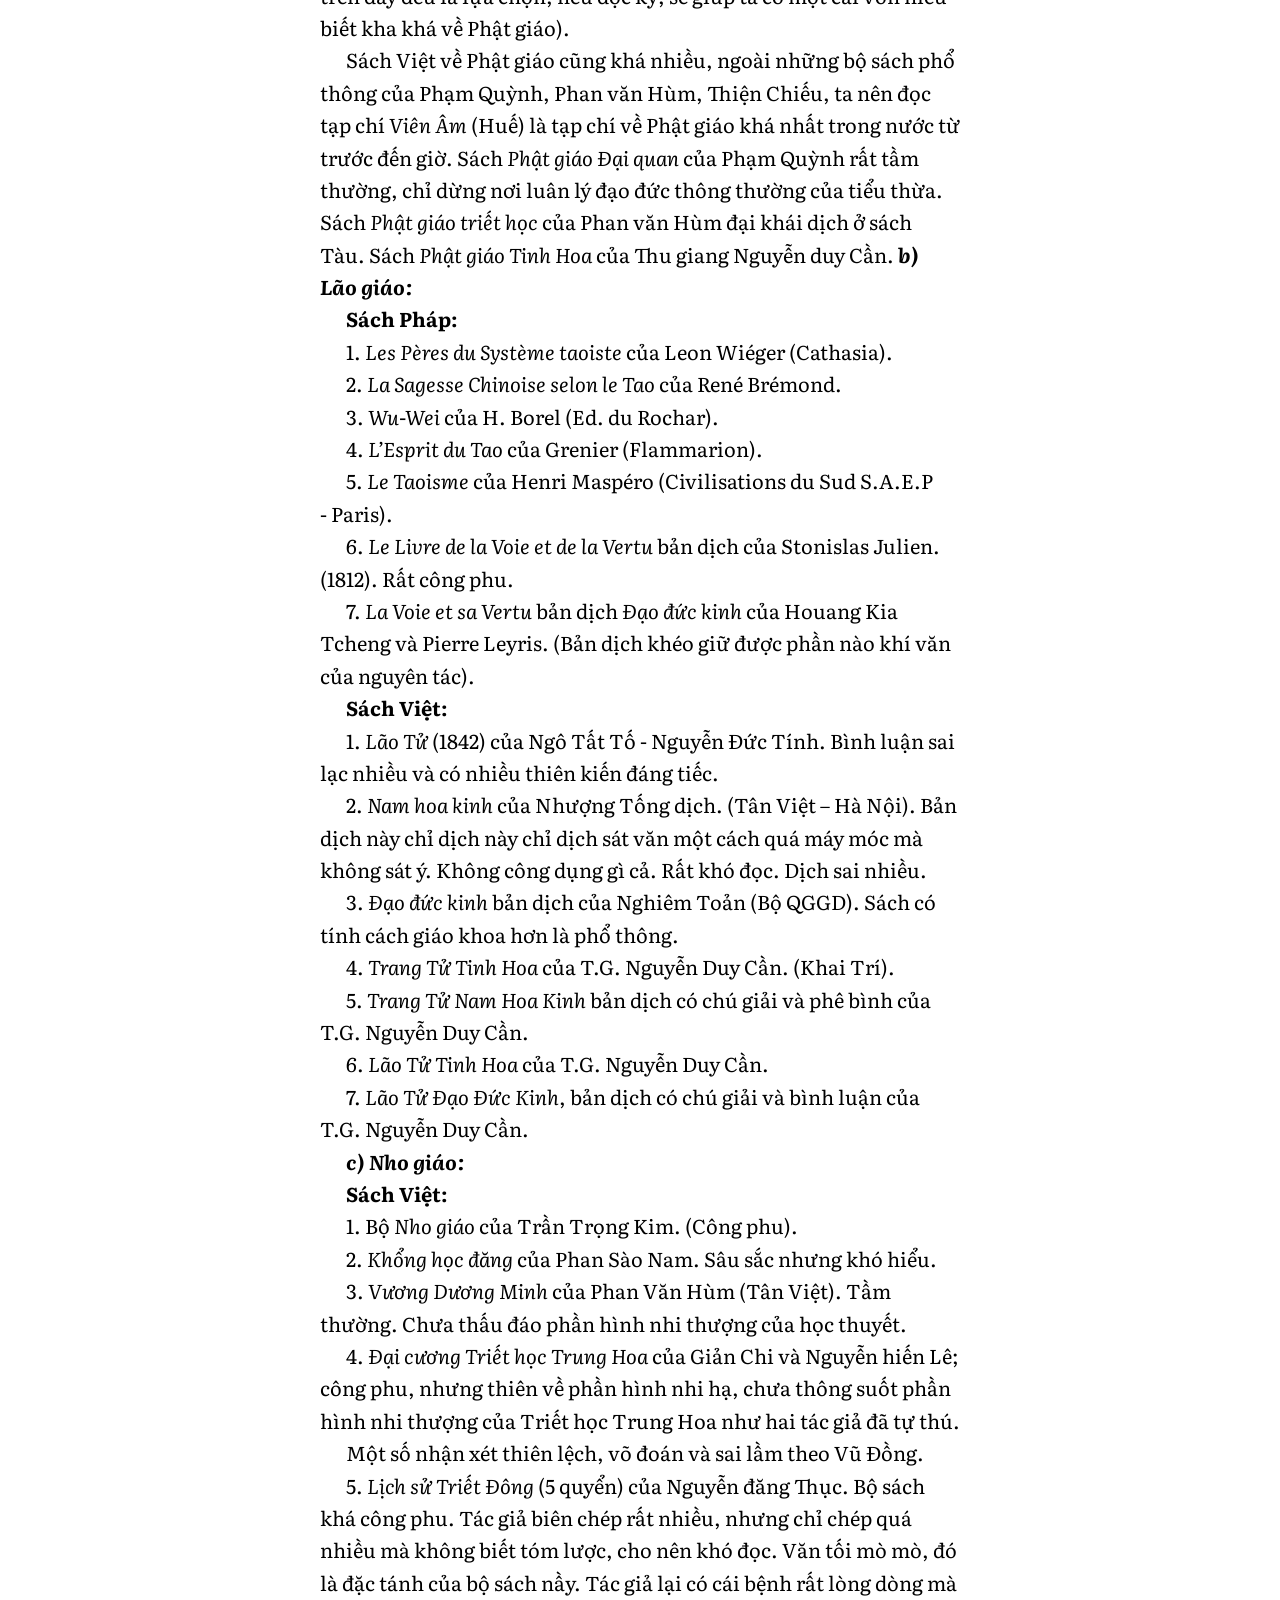
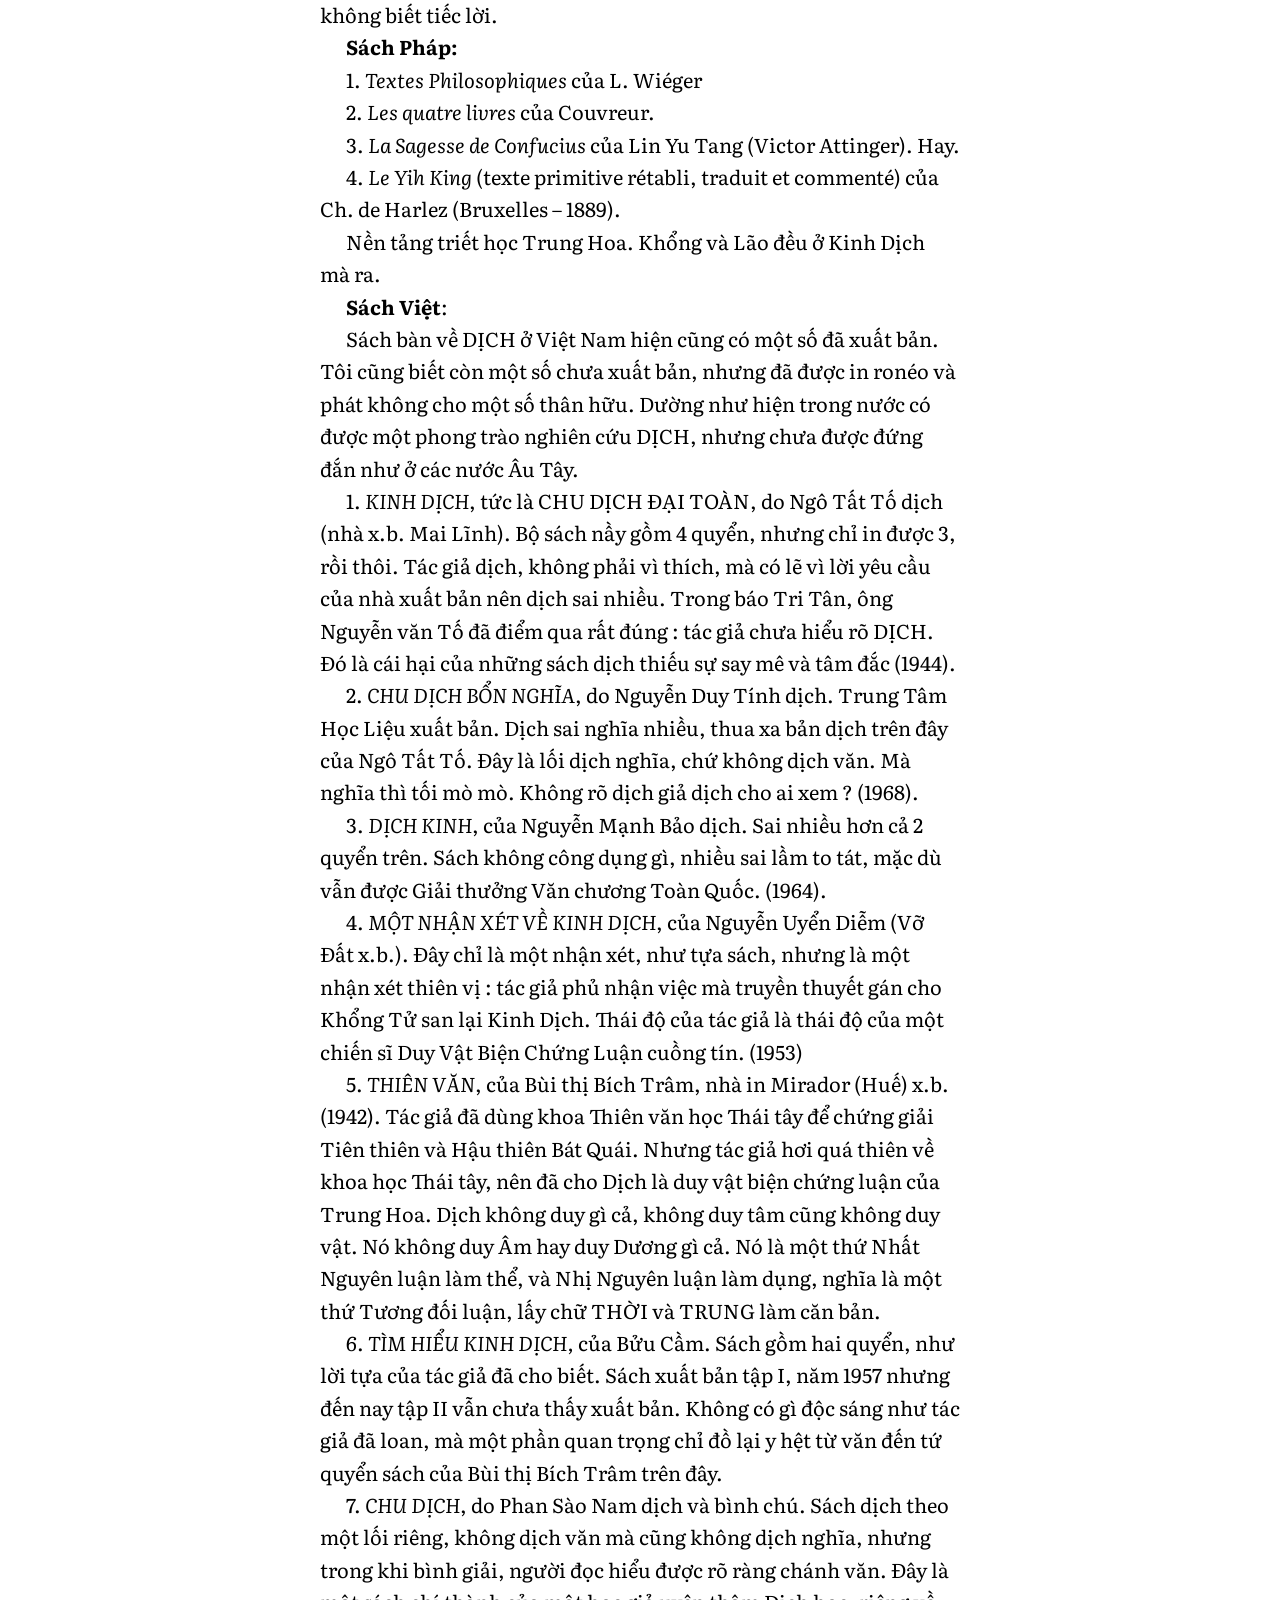
<file: site/chuong-7.html>
<!doctype html>
<html lang="vi">
<head>
<meta charset="utf-8">
<meta name="viewport" content="width=device-width, initial-scale=1">
<meta name="color-scheme" content="light dark">
<meta name="robots" content="noindex, nofollow">
<meta name="theme-color" content="#ffffff" media="(prefers-color-scheme: light)">
<meta name="theme-color" content="#000000" media="(prefers-color-scheme: dark)">
<title>Chương thứ bảy: Ba yếu tố chính để xây dựng một nền văn hóa vững vàng | Tôi tự học</title>
<script>
(function () {
  var d = document.documentElement;
  try {
    var t = localStorage.getItem("tth-theme");
    if (t === "dark" || t === "light") d.dataset.theme = t;
    var s = localStorage.getItem("tth-size");
    if (s) d.dataset.size = s;
  } catch (e) {}
})();
</script>
<link rel="stylesheet" href="assets/style.css">
</head>
<body data-slug="chuong-7" data-title="Ba yếu tố chính để xây dựng một nền văn hóa vững vàng">
<header class="bar">
  <a class="bar-link" href="index.html">Mục lục</a>
  <div class="bar-tools">
    <span class="size" role="group" aria-label="Cỡ chữ"><button type="button" data-action="smaller" aria-label="Chữ nhỏ hơn">A−</button><button type="button" data-action="larger" aria-label="Chữ lớn hơn">A+</button></span>
    <button type="button" class="theme" data-action="theme">Nền đen</button>
  </div>
</header>
<main class="page">
<header class="opener">
<p class="label">Chương thứ bảy</p><h1 class="title">Ba yếu tố chính để xây dựng một nền văn hóa vững vàng</h1>
</header>
<details class="contents">
<summary>Trong chương này</summary>
<ul>
<li class=""><a href="#a-oc-khoa-hoc">A. Óc khoa học</a></li>
<li class=""><a href="#b-oc-triet-hoc">B. Óc triết học</a></li>
<li class=""><a href="#c-biet-xuc-cam">C. Biết xúc cảm</a></li>
</ul>
</details>
<article class="text">
<h2 id="a-oc-khoa-hoc">A. Óc khoa học</h2>
<p>Tạo cho mình có được một đầu óc khoa học là phát huy được cái khiếu ham chứng minh và lý luận, đồng thời phân biệt được rõ ràng thế nào là một chứng minh luận cứ, thế nào là một thực nghiệm.</p>
<div class="break" aria-hidden="true"><span>*</span><span>*&#8195;*</span></div>
<p>Chứng minh luận cứ là đem một thực nghiệm để chứng minh, để lập luận, - còn thực nghiệm là một sự kiện và chỉ là một sự kiện thôi. Như trước đây đã có nói: những sự kiện không chứng minh gì cả (les faits ne prouvent rien). Chứng minh luận cứ thì có màu sắc chủ quan, trái lại không cố cưỡng đem thực-sự để chứng minh gì cả, đó là nhận xét khách quan.</p>
<p>Vì thế, óc khoa học có rất nhiều hình thức khác nhau, nhưng tựu trung ta nên phân biệt <em>óc toán học</em> và <em>óc thực nghiệm</em>. Người có <em>óc toán học</em> (esprit mathématique) thì ưa lý luận, ưa chứng minh; - người có <em>óc thực nghiệm</em> (esprit expérimental) thì trái lại, không tin nơi lý luận mà chỉ dùng thực nghiệm làm nền tảng cho sự hiểu biết của mình. Thực ra hai khuynh hướng ấy không phải nghịch nhau mà thường bồi bổ cho nhau. Các bậc vĩ nhân trong giới khoa học như Henri Poincaré, tự mình vừa là một nhà toán học đại tài, vừa cũng là một nhà vật lý học đại tài, ông không chịu hạn chế mình trong khu vực một khoa học nào cả. Nhà toán học cần phải nhận thấy rằng đời rất là phức tạp và những vấn đề nhân sinh không thể nằm ngoan ngoãn trong hình thức của những phương trình toán học. Còn nhà sinh vật học cũng phải biết nhìn lên trên những hình thức phức tạp của các giống sinh vật, cây cỏ và thú vật, để tìm lấy một ý nghĩa chung của sự vật trên đời, tìm mà hiểu biết và chứng minh (3).</p>
<p>Bởi thế, tinh thần khoa học đòi hỏi nơi ta một học vấn khá cao về toán học và biết rành rẽ những phương pháp thực nghiệm. Nhưng, ở đây cái phẩm quí hơn cái lượng cũng như bất cứ trong các vấn đề liên quan đến văn hóa. Sự học vấn của ta nên chú trọng về bề sâu hơn bề rộng.</p>
<p>Hình học sơ đẳng cũng đủ cho ta ý niệm được thế nào là một luận chứng. Không có gì giúp ta thấy rõ cách cấu tạo một khoa học khít khao bằng một quyển hình học. Hình học là một cái học giúp cho người ta tiến bằng cách “đứng dừng một chỗ”. Thật vậy, <em>mỗi định lý mới đều bị quy về một định lý cũ</em>: “luận chứng” tức là lập định rằng cái định lý mới chẳng qua là mới về hình thức thôi, thực ra nó là kết quả dĩ nhiên của những định lý cũ, những công thức mà ai ai cũng phải nhìn nhận không cần chứng giải, những thứ chân lý tiên thiên. Cho nên mới nói rằng hình học là cái học <em>“đứng dừng một chỗ”</em>(3).</p>
<p>Tuy nhiên, lần lần tinh thần ta nhờ sự nghiền ngẫm mà tiến lên, tiến một cách từ từ mà ta không dè, vì chân đứng đã vững vàng rồi.</p>
<div class="break" aria-hidden="true"><span>*</span><span>*&#8195;*</span></div>
<p>Toán học giúp cho vật lý học phương tiện biểu diễn một cách rạch ròi những qui luật của thiên nhiên. Nhưng, ta cũng nên nhớ rằng lý thuyết suông không đủ, cần phải thông hiểu những phương pháp thực nghiệm. Có được một mớ hiểu biết thực dụng như có được vài phương thức sẵn để trở thành một anh thợ chụp ảnh hay sửa chữa máy xe, chưa có thể xem đó là mình đã thông hiểu được phương pháp thực nghiệm. Một cái học <em>đã</em> thành lập rồi thường lại che lấp không cho ta thấy cái học <em>đang</em> thành lập, những “phương thức sẵn có” thường làm cho ta lãng quên những kinh nghiệm mà người khác đã trải qua và dò dẫm lâu ngày để lần mò đến chân lí. Vì vậy, tự mình tìm tòi và kinh nghiệm tuy không là bao, nhưng nó giúp cho sự hiểu biết của mình rất linh động sâu sắc hơn là sự thu nhận thụ động một số kiến thức sẵn có do kẻ khác phát minh sáng tạo đã trình bày trong các sách khoa học.</p>
<p>Bởi vậy, thay vì “nhồi nhét” một mớ học thức “sẵn” về một phát minh nào, ta cần trình bày trước những dò dẫm vất vả của nhân loại đi từ kinh nghiệm này sang kinh nghiệm kia mới đến kết quả ấy. Có khi chỉ vì một sự kiện mới vừa được phát minh mà tất cả hệ thống học thuyết đã an bày kia cần phải kiểm soát lại và đánh giá lại. Người ta sẽ thấy rõ sự cần thiết của phương pháp thực nghiệm trong sự đi tìm chân lí. Cũng phải chỉ cho học sinh biết rằng lắm khi kết quả của một cuộc tìm tòi khoa học lại đi ngược lại với mục đích ban đầu, nghĩa là thực nghiệm thường chống đối lại với ức thuyết (3).</p>
<div class="break" aria-hidden="true"><span>*</span><span>*&#8195;*</span></div>
<p>Học khoa học, cần phải tìm biết bằng cách nào và bởi những nguyên nhân nào các nhà bác học đã phát minh sáng tạo được, tức là biết được lề lối làm việc trong công trình suy tầm chân lý nghĩa là hiểu được những phương pháp thực nghiệm của những bậc vĩ nhân trong khoa học giới. Đời sống hằng ngày của ta không cung cấp cho ta đủ phương tiện để tự mình thực hiện được phương pháp thực nghiệm, thì ta chỉ còn có một cách là theo dõi những công trình tìm kiếm của những nhà bác học đương thời đã được ghi trong những tập trần thuyết của họ hay trong những tiểu sử do những kẻ cộng sự của họ tường thuật lại. Nhà sách Armand Colin có cho ra tập sách nhan đề là <em>Classiques de la Science</em>, trong đó chính các bực bác học viết ra những thực nghiệm của họ như tập trần thuyết của Augustin Fresnel về ánh sáng, của Lavoisier về không khí và nước. Công trình tìm tòi và phát minh khoa học của Pasteur được René Vallery Rodot miêu tả tỉ mỉ trong một quyển tiểu sử nói về ông<sup><a class="fn" href="#chu-thich-25" id="ref-25" data-n="25" aria-label="Chú thích 25">25</a></sup>. Darwin đã để lại cho ta một tài liệu vô cùng quí giá về sự cấu tạo tư tưởng của ông ta trong quyển <em>Voyage d’un naturaliste autour du monde fait à bord du navire le Beagle de 1831 à 1836</em> (bản dịch của Barbier, Paris – 1883). Tủ sách <em>Bibliothèque de Philosophie scientifique</em> in ra dưới quyền giám đốc của bác sĩ Gustave le Bon (Flammarion) cũng như tủ sách <em>Nouvelle Collection scientifique</em> sau này xuất bản dưới quyền giám đốc của Emile Borel (Alcan), có cho in nhiều quyển sách về khoa học trong đó miêu tả rất rõ ràng những phương pháp thực nghiệm của chính những nhà phát minh khoa học viết ra. Nhờ đọc những quyển sách ấy người ta mới quen thuộc được với những phương pháp thực nghiệm. Đó là vai trò của những quyển lịch sử khoa học và trần thuyết khoa học đối với sự đào tạo óc khoa học của ta vậy.</p>
<div class="break" aria-hidden="true"><span>*</span><span>*&#8195;*</span></div>
<h2 id="b-oc-triet-hoc">B. Óc triết học</h2>
<p>Con người mà biết suy nghĩ, dù lòng có ham thích đeo đuổi theo cái học trục vật bực nào, dù có muốn hạn định ngành hoạt động của mình trong một khu vực khoa học nào, trong đời cũng không sao có lần trách khỏi chạm đến những vấn đề to tát của nhân sinh, liên quan đến cái số phận của con người biết suy tưởng, biết cảm giác, biết đau khổ, biết hy vọng, nghĩa là biết phập phòng lo sợ tương lai, biết tiếc uổng đau buồn vì quá khứ. Khi mà ta biết thắc mắc tự hỏi thế nào là ý nghĩa của cuộc đời, ở đâu ta đến, nơi đâu ta ở, và trên con đường vô định sau này, ta sẽ đi về đâu, sao là phải, sao là quấy, đâu là cứu cánh giá trị của khoa học, của nghệ thuật, của tôn giáo và đâu là chỗ sơ khởi và dừng lại của kiếp người trong khoảng mênh mông vô tận, đó là ta đã bắt đầu triết luận. Triết luận tức là tìm hiểu cái ý nghĩa của mọi sự vật trên đời, tức là tìm cái chỗ ý thức và nhất trí của những gì rời rạc vô ý thức, tức là biết dòm lại quá khứ, nhận định được hiện tại và phòng bị cho tương lai. Triết luận là tìm một phương hướng, một thái độ trước sự phiền phức của cuộc đời. Tìm hạnh phúc, tránh đau khổ và tìm hiểu những nguyên nhân đã tạo ra cái khổ, đó là mục tiêu của triết lí.</p>
<p>Thực ra, trong đời sống hằng ngày của ta, mỗi người đều đã, hoặc vô tâm hay hữu ý, nhìn nhận thái độ triết lý nào rồi. Dù là kẻ không tin đến triết lý và tìm cách để chứng minh rằng sống không cần đến triết lí, sự chứng minh ấy tỏ rằng họ cũng đã triết lý nhiều rồi đấy !</p>
<div class="break" aria-hidden="true"><span>*</span><span>*&#8195;*</span></div>
<p>Một thứ triết lí, dù tầm thường và nông cạn bực nào, cũng ảnh hưởng ít nhiều đến cách ăn ở, cư xử của người nhận nó, hoặc giúp cho mình có thêm nhiều can đảm, nhiều hy vọng mà chịu đựng mọi đau khổ trên đời. Tôi nhớ có một nhà văn đã nói: “Có nhiều người – mà tôi là một trong nhóm người ấy, - tin rằng sự quan trọng nhất và ích lợi nhất cho ta là đứng trước bất cứ một ai, cần phải biết quan niệm của họ về vũ trụ như thế nào… Đành rằng ông chủ đất cần phải biết trước số huê lợi của người mướn đất, coi họ có đủ điều kiện trả tiền tháng cho mình không? Nhưng quan trọng hơn nữa, là phải biết nhân sinh quan của người ấy như thế nào? Một vị tướng trước khi giao chiến đành rằng phải biết tổng số quân binh của địch, nhưng quan trọng hơn hết là phải biết trước triết lý về nhân sinh của quân địch… như thế nào…”. Câu nói nầy thâm thúy vô cùng ! Đối với một kẻ có nhân sinh quan như Tào Tháo : “Thà ta phụ người hơn để người phụ ta”, thì giao thiệp với con người ấy là điều đáng lo ngại vậy.</p>
<div class="break" aria-hidden="true"><span>*</span><span>*&#8195;*</span></div>
<p>Bất cứ một thứ học nào mà thiếu những chân trời rộng rãi của triết học làm hậu thuẫn là những thứ học còn thiếu sót và không vững chắc.</p>
<p>Triết học phải là cứu cánh của tất cả mọi ngành học của ta, mỗi khoa là mỗi con đường, chung qui rồi cũng phải đổ dồn về một mối, là Triết học.</p>
<p><em>Chân lý</em> là một cái gì duy nhất, bao trùm; khoa học chỉ cắt xén nó ra từng mảnh mún vụn vặt để nghiên cứu riêng về một khía cạnh nào thôi. Mỗi khoa học chỉ nhìn thấy có một khía cạnh chứ không sao thấy được thật toàn diện, lại cũng thường thiên hẳn về phần vật chất hơn.</p>
<p>Sứ mạng của Triết học là nhắm vào sự thỏa mãn óc thống quan của con người, tổng hợp lại những gì rời rạc, mâu thuẫn trong đời. nhìn cuộc đời một cách cao xa và rộng rãi hơn như người đứng trên núi cao mà nhìn khắp chân trời…Vì vậy, nhờ óc triết học, người ta thấy được sự liên lạc giữa các sự vật, vì bao giờ họ cũng có cái nhìn bao trùm. Khoa học thì thiên về óc phân tích hơn, triết học thì chuyên về óc tổng quan hơn.</p>
<p>Tuy vậy, <em>“óc hệ thống”</em> (esprit de système) không phải là không nguy hiểm: Óc tổng quan thường lại dễ biến thành óc hệ thống, vì vậy chân lý chỉ có một mà học thuyết triết học thì mọc lên như nấm, khiến cho kẻ nào đam mê triết học, đọc triết học miết cũng phải điên đầu. Tâm trí loài người không thể nào nhận được có một sự mâu thuẫn, cái này phủ nhận cái kia, cái kia phủ nhận cái nọ, vì vậy họ tìm đủ cách để hệ thống hóa tư tưởng của họ, chung qui chỉ vì bản tính của loài người như thế: Không thể chấp nhận được luật mâu thuẫn. Và vì thế mà suốt đời vẫn triết luận mãi không thôi.</p>
<p><em>Dù sao triết học vẫn phải là cái học căn bản của con người, một cái học làm danh dự cho con người.</em></p>
<div class="break" aria-hidden="true"><span>*</span><span>*&#8195;*</span></div>
<p>Phải làm cách nào để tạo cho mình có được một cơ sở tạm vững về triết học? Ở đây, nếu có được một bậc thầy chỉ dẫn cho thì rất có lợi. Nhưng nếu mình là kẻ chỉ biết cậy nơi mình mà thôi, không được cái hạnh phúc được người giỏi, người hay chỉ dạy cho, thì bước đầu tiên là phải nhờ đến những sách triết học đại cương, loại sách giáo khoa đang áp dụng trong các trường trung học.</p>
<p>Nhưng nên nhớ kĩ điều này : nhờ đến những sách giáo khoa là để mà vượt qua khỏi nó. Nghĩa là chỉ có những nhà triết học mới có thể truyền cho ta cái hiểu biết về triết học mà thôi. Vậy đọc sách giáo khoa trong đó người ta tóm tắt, lược thuật lại tư tưởng của các nhà triết học sao bằng đọc ngay tác phẩm của các nhà đại triết học. Dĩ nhiên là lúc đầu, phải có sự giới thiệu của một người sành sỏi trong triết học giới để ta làm quen được với tư tưởng các bậc đại triết gia ấy, bằng không ta phải mất nhiều thời giờ vô ích.</p>
<div class="break" aria-hidden="true"><span>*</span><span>*&#8195;*</span></div>
<p>Bắt đầu các bạn nên khởi bằng <em>Tâm lý học</em>, rồi tiếp đó <em>Luận lý học</em> và <em>Luân lý học</em>. Đó là hệ thống mà người ta đã dùng trong các lớp triết học.</p>
<p>Về sách giáo khoa thì phần đông các nhà giáo khuyên ta nên đọc bộ <em>Traité de Psychologie</em> của Georges Dumas. Sách nầy dày đến hai nghìn trang. Như vậy, mới học triết học mà đọc nó sẽ bị lác mất, vì sách nầy là một bộ sách do nhiều tay chuyên môn viết. Sách mà do nhiều tay viết, nhất định là thiếu mạch lạc, nó là một bộ sách nghiên cứu sâu rộng về những vấn đề mà sau khi ta biết rõ đại cương, sẽ trở lại với nó là phải hơn. Vậy, tốt hơn là mình hãy tìm đọc những sách do một người viết ra, một quyển sách vắn tắt hơn, gọn gẫy hơn để cho ta dễ nhìn thấy mạch lạc về đại cương trước đã.</p>
<p>Theo chúng tôi, thì quyển <em>Précis de Psychologie</em> của William James, bản dịch của E. Baudin và G. Bertier (Marcel Rivière, 1909) là dễ đọc và linh động hơn hết. Gần đây E. Baudin lại cũng có cho xuất bản một quyển <em>Cours de Psychologie</em> (Payot), và G. Dwelshauvers, quyển <em>Traité de Psychologie</em> có vẻ thông thái hơn, nhưng sách của Désiré Roustan thì gọn gẫy hơn.</p>
<div class="break" aria-hidden="true"><span>*</span><span>*&#8195;*</span></div>
<p>Khởi đầu học triết lý cần phải quan tâm đến cái ý nghĩa chính xác của những danh từ chuyên môn. Cần phải mua những bộ sách này : quyển <em>Vocabulaire philosophique</em> của Edmond Goblot (Colin, 1909) – và nhất là quyển <em>Vocabulaire technique et critique de la Philosophie</em> của André Lalande với sự cộng tác nhiều hội viên của Société française de Philosophie (Alcan). Quyển của Goblot thì sơ lược lắm, nhưng rất có ích. Quyển của Lalande là một quyển sách rất hay và rất đúng đắn. Trước khi học triết lý cần phải biết rõ định nghĩa của những từ ngữ triết học, bằng không chúng ta không sao tránh khỏi sự hiểu sai lầm.</p>
<div class="break" aria-hidden="true"><span>*</span><span>*&#8195;*</span></div>
<p>Học về <em>luận lý học</em> thì những bộ sách giáo khoa của Rabier (Hachette) và Liard (Masson) vẫn còn dùng được tuy quá cũ.</p>
<p>Có những quyển mới hơn như <em>Leçons de Logique et de Morale</em> của R. Horrticq (Delagrave), <em>Philosophie scientifique et Philosophie morale</em> của Félicien Challaye (F. Nathan); <em>Manuel de Philosophie</em> của A. Cuvillier (Colin).</p>
<p>Nên đọc thêm quyển <em>Lectures sur la Philosophie des sciences</em> của A. Lalande (Hachette). Quyển <em>Logique</em> của Goblot hay nhất, nhưng không phải viết cho hạng độc giả mới bắt đầu học triết học.</p>
<div class="break" aria-hidden="true"><span>*</span><span>*&#8195;*</span></div>
<p>Nhân các quyển nói trên của Hourticq, Challaye, Cuvillier, chúng ta nên bắt qua khoa Luân lý học. Về khoa luân lí, ta không cần phải lệ thuộc các sách giáo khoa nữa vì đề tài luân lý không khó gì mấy mà phải theo dõi những sách có tính cách giáo khoa. Ta nên thoát ra ngoài kiềm tỏa của các sách giáo khoa mà đọc ngay những bộ như <em>Justice et Liberté</em> của Goblot (Alcan), <em>Devoirs</em> của Jacob (Rieder). Muốn hiểu biết các triết gia hiện thời đối với vấn đề luân lý ra sao thì nên xem quyển <em>Le problème moral et la pensée contemporaine</em> (Alcan) và <em>Les bases psychologiques de la vie morale</em> (Alcan) của Parodi.</p>
<div class="break" aria-hidden="true"><span>*</span><span>*&#8195;*</span></div>
<p>Giờ đây ta hãy đi ngay vào trung tâm triết học. Cần học qua những quan niệm chính của các bậc đại triết gia về những vấn đề Tâm, Vật và Trời. Đi vào siêu hình học thì nên đọc bộ Triết học của Cuvillier, nhưng muốn có được một ý niệm rõ ràng và sơ lược về những danh từ triết học như các lý thuyết về duy tâm, duy vật, duy linh, v.v… thì phải đọc <em>lịch sử triết học</em> mới được.</p>
<p>Nên đọc <em>Les Systèmes philosophiques</em> của A. Cresson, quyển <em>La Philosophie Comparée</em> của Masson Oursel, quyển <em>Histoire de la Philosophie</em> của E. Bréhier. Những quyển <em>Initiation à la Philosophie</em> của S. de Coster và <em>Initiation philosophique</em> của A. Ponceau cần phải đọc kỹ và nghiền ngẫm, nó sẽ giúp ta có nhiều ý tưởng hay lạ. Quyển <em>Tour d’horizon philosophique</em> (Gallimard) của Matila C. Ghyka giúp ta có được một luồng mắt thống quan rất cần thiết cho những ai bắt đầu học triết học, mặc dù hơi nông cạn.</p>
<div class="break" aria-hidden="true"><span>*</span><span>*&#8195;*</span></div>
<p>Về <em>triết học Đông phương</em>, thì cần phải đọc trước hết những bộ lịch sử triết học để có sơ lược một ý niệm chung về các luồng tư tưởng triết học của tam giáo: Nho, Lão, Phật, ba hệ thống tư tưởng căn bản của triết học Đông phương. Bộ <em>Trung Quốc triết học sử</em> của Phùng Hữu Lan, <em>Trung Quốc triết học sử cương yếu</em> của Tưởng Duy Kiều, hoặc của Hồ Thích, đều đọc được cả. Bộ triết học sử của Phùng Hữu Lan xuất bản bằng tiếng Anh đã được dịch ra tiếng Pháp nhan đề <em>Précis d’histoire de la philosophie chinoise</em> (Payot).</p>
<p>Sách của người Việt Nam viết, có bộ “<em>Lịch sử Triết học Đông phương</em>” của ông Nguyễn đăng Thục. Bộ sách nầy gồm 5 quyển, nội dung lủng củng, phần nhiều chép lại các sách Trung hoa mà không có sáng kiến gì. Văn mù mờ, khó đọc. Đọc xong, nếu có đủ can đảm, không ai biết tác giả muốn nói gì. Mà có lẽ chính tác giả cũng chưa hiểu mình muốn nói gì nữa. Tác giả đã tỏ ra không hiểu rõ ràng Phật giáo, Lão giáo và cả Nho giáo hình nhi thượng. Có thể dùng làm tài liệu, vì tác giả chép sách kẻ khác rất nhiều.</p>
<p>Những sách về triết học Đông Phương do các học giả Tây Phương viết ra như của Marcel Granet, René Grousset, H. de Glasenapp, Masson Oursel, Wiéger, Brémond, Borel, Foucher, David Néel Linssen, Maspéro, Jean Hébert, Docteur Benoit, René Guénon, Romain Rolland, v.v… đều cần phải đọc cả. Trừ ra một vài học giả sâu sắc như René Guénon (mà tôi xin đặc biệt giới thiệu với các bạn) phần đông đều ít nhiều mang đầu óc một người Tây phương để hiểu biết Đông phương, vì vậy có nhiều chỗ chưa có thể gọi là khám phá. Tác phẩm của Hermann de Keyserling nhan đề <em>Journal d’un Philosohpie</em> cũng xin đặc biệt giới thiệu với các bạn. Phần phê bình của ông về các học thuyết Đông phương rất là sâu sắc.</p>
<div class="break" aria-hidden="true"><span>*</span><span>*&#8195;*</span></div>
<p><em>Đọc triết học, không nên đọc sách một chiều</em>. Như trước đây tôi đã nói, ta nên tìm mà đọc những lý thuyết chống đối. Lại cũng không nên tản mát tư tưởng mình trong những học thuyết này, học thuyết kia vô cùng phiền phức. Trong các học thuyết, cần phải chọn lọc cái nào hợp với tâm hồn ta, bấy giờ cũng như lựa bạn mà chơi, ta hãy quyết tâm đi cho thật sâu vào học thuyết ấy đề tìm lấy một con đường tu tâm xử thế đúng theo nguyện vọng thâm sâu của lòng mình. Sách mà đọc nhiều quá cũng có hại, vì nó không ảnh hưởng gì ta được cả. Người xưa có nói: <em>“Tôi sợ người chỉ đọc có một quyển sách mà thôi”</em>.</p>
<p>Dưới đây, xin giới thiệu các bạn một số sách của người Tây Phương viết về triết học Đông phương mà tác giả đã đọc qua và cho là hay:</p>
<p><strong>A. Sách thuộc về Triết Đông Đại Quan:</strong></p>
<p>1. <em>Histoire de la Philosophie orientale</em> của René Grousset (Lib. Balois). Sâu sắc.</p>
<p>2. <em>La Pensée Chinoise</em> của Marcel Granet (Renaissance). Công phu.</p>
<p>3. <em>Histoire de la Philosophie chinoise</em> của E. V. Zenker (Payot).</p>
<p>4. <em>Philosophie de l’Orient</em> (trong bộ <em>Histoire de la Philosophie</em>) của Masson Oursel (Alcan). Nhiều ý kiến tân kì.</p>
<p>5. <em>Les trois Religions de la Chine</em> của W.E. Southil (Payot).</p>
<p>6. <em>L’Orient et sa Tradition</em> của Alfred Le Renard (Dervy).</p>
<p>7. <em>Les Cinq Grandes Religions du monde</em> của H. de Glassenapp (Payot). Quyển này thâm sâu.</p>
<p>8. <em>Histoire des Croyances religieuses et des Opnions philosophiques en Chine, depuis l’origine jusqu’à nos jours</em> của Wiéger. Công phu.</p>
<p>9. <em>Introduction générale à l’Etude des doctrines hindoues</em> của Réné Guénon (Chacornac). Rất hay.</p>
<p>10. <em>Orient et Occident</em> của René Guénon. Cần đọc kĩ.</p>
<p>11. <em>La métaphysique orientale</em> của René Guénon (Chacornac).</p>
<p>12. <em>Trois courants de la Pensée Chinoise antique</em> của A. Waley (Payot).</p>
<p><strong>B. Sách thuộc về loại Tam Giáo:</strong></p>
<p><strong><em>a) Phật giáo:</em></strong></p>
<p>1. <em>La doctrine suprême</em> (2 quyển) của bác sĩ H. Benoit (Cercle du Livre). Thật hay.</p>
<p>2. <em>Lâcher-prise</em> của H. Benoit. Trong mấy quyển này tác giả bàn rất sâu về Thiền tông (Zen).</p>
<p>3. <em>Essais sur le Bouddhisme en général et sur le Zen en particulier</em> của R. Linssen (2 quyển). Vắn tắt và hàm súc.</p>
<p>4. <em>Le Bouddhisme</em> của A. David Néel (F. Alcan). Gọn gẫy và xác đáng.</p>
<p>5. <em>Les Enseignements secrets dans les sectes bouddhistes tibétains</em> của A. Davil Néel (Adyar). Thật hay.</p>
<p>6. <em>Le Mental Cosmique</em> của Hsi-Yun (Adyar). Sách nghiên cứu về thiền tông.</p>
<p>7. <em>Essais sur le Bouddhisme Zen</em> của Daisetz Teitaro Suzuki (A. Michel). Bộ này rất quí tuy khó đọc.</p>
<p>8. <em>La Sagesse du Bouddha</em> của Georges Grimm (Lib. Paul Geuthmer, Paris, 1931). Có thể nói là tinh hoa của Phật học.</p>
<p>9. <em>Sectes bouddhiques japonaises</em> của E. Steinilber Oberlin. Quyển này thật hay, văn chương lại bay bướm.</p>
<p>10. <em>L’Essence du Bouddhisme</em> của Daisetz T. Suzuki (Cercle du Livre). Chương đầu là một bài nghiên cứu của C.G. Jung về <em>Le Zen et l’Occident</em>. Rất thâm.</p>
<p>11. <em>La Religion du Bouddha</em> của Georges Grimm (A. Maisonneuve). Hay.</p>
<p>12. <em>Le Non-Mental selon la Pensée Zen</em> của D.T. Suzuki (Cercle de Livre).</p>
<p>13. <em>Le Bouddhisme</em> của Entai Tomomatsu (F.Alcan).</p>
<p>(Sách về Phật giáo còn rất nhiều, nhưng thiết nghĩ những cuốn trên đây đều là lựa chọn, nếu đọc kỹ, sẽ giúp ta có một cái vốn hiểu biết kha khá về Phật giáo).</p>
<p>Sách Việt về Phật giáo cũng khá nhiều, ngoài những bộ sách phổ thông của Phạm Quỳnh, Phan văn Hùm, Thiện Chiếu, ta nên đọc tạp chí <em>Viên Âm</em> (Huế) là tạp chí về Phật giáo khá nhất trong nước từ trước đến giờ. Sách <em>Phật giáo Đại quan</em> của Phạm Quỳnh rất tầm thường, chỉ dừng nơi luân lý đạo đức thông thường của tiểu thừa. Sách <em>Phật giáo triết học</em> của Phan văn Hùm đại khái dịch ở sách Tàu. Sách <em>Phật giáo Tinh Hoa</em> của Thu giang Nguyễn duy Cần. <strong><em>b) Lão giáo:</em></strong></p>
<p><strong>Sách Pháp:</strong></p>
<p>1. <em>Les Pères du Système taoiste</em> của Leon Wiéger (Cathasia).</p>
<p>2. <em>La Sagesse Chinoise selon le Tao</em> của René Brémond.</p>
<p>3. <em>Wu-Wei</em> của H. Borel (Ed. du Rochar).</p>
<p>4. <em>L’Esprit du Tao</em> của Grenier (Flammarion).</p>
<p>5. <em>Le Taoisme</em> của Henri Maspéro (Civilisations du Sud S.A.E.P - Paris).</p>
<p>6. <em>Le Livre de la Voie et de la Vertu</em> bản dịch của Stonislas Julien. (1812). Rất công phu.</p>
<p>7. <em>La Voie et sa Vertu</em> bản dịch <em>Đạo đức kinh</em> của Houang Kia Tcheng và Pierre Leyris. (Bản dịch khéo giữ được phần nào khí văn của nguyên tác).</p>
<p><strong>Sách Việt:</strong></p>
<p>1. <em>Lão Tử</em> (1842) của Ngô Tất Tố - Nguyễn Đức Tính. Bình luận sai lạc nhiều và có nhiều thiên kiến đáng tiếc.</p>
<p>2. <em>Nam hoa kinh</em> của Nhượng Tống dịch. (Tân Việt – Hà Nội). Bản dịch này chỉ dịch này chỉ dịch sát văn một cách quá máy móc mà không sát ý. Không công dụng gì cả. Rất khó đọc. Dịch sai nhiều.</p>
<p>3. <em>Đạo đức kinh</em> bản dịch của Nghiêm Toản (Bộ QGGD). Sách có tính cách giáo khoa hơn là phổ thông.</p>
<p>4. <em>Trang Tử Tinh Hoa</em> của T.G. Nguyễn Duy Cần. (Khai Trí).</p>
<p>5. <em>Trang Tử Nam Hoa Kinh</em> bản dịch có chú giải và phê bình của T.G. Nguyễn Duy Cần.</p>
<p>6. <em>Lão Tử Tinh Hoa</em> của T.G. Nguyễn Duy Cần.</p>
<p>7. <em>Lão Tử Đạo Đức Kinh</em>, bản dịch có chú giải và bình luận của T.G. Nguyễn Duy Cần.</p>
<p><strong><em>c) Nho giáo:</em></strong></p>
<p><strong>Sách Việt:</strong></p>
<p>1. Bộ <em>Nho giáo</em> của Trần Trọng Kim. (Công phu).</p>
<p>2. <em>Khổng học đăng</em> của Phan Sào Nam. Sâu sắc nhưng khó hiểu.</p>
<p>3. <em>Vương Dương Minh</em> của Phan Văn Hùm (Tân Việt). Tầm thường. Chưa thấu đáo phần hình nhi thượng của học thuyết.</p>
<p>4. <em>Đại cương Triết học Trung Hoa</em> của Giản Chi và Nguyễn hiến Lê; công phu, nhưng thiên về phần hình nhi hạ, chưa thông suốt phần hình nhi thượng của Triết học Trung Hoa như hai tác giả đã tự thú.</p>
<p>Một số nhận xét thiên lệch, võ đoán và sai lầm theo Vũ Đồng.</p>
<p>5. <em>Lịch sử Triết Đông</em> (5 quyển) của Nguyễn đăng Thục. Bộ sách khá công phu. Tác giả biên chép rất nhiều, nhưng chỉ chép quá nhiều mà không biết tóm lược, cho nên khó đọc. Văn tối mò mò, đó là đặc tánh của bộ sách nầy. Tác giả lại có cái bệnh rất lòng dòng mà không biết tiếc lời.</p>
<p><strong>Sách Pháp:</strong></p>
<p>1. <em>Textes Philosophiques</em> của L. Wiéger</p>
<p>2. <em>Les quatre livres</em> của Couvreur.</p>
<p>3. <em>La Sagesse de Confucius</em> của Lin Yu Tang (Victor Attinger). Hay.</p>
<p>4. <em>Le Yih King</em> (texte primitive rétabli, traduit et commenté) của Ch. de Harlez (Bruxelles – 1889).</p>
<p>Nền tảng triết học Trung Hoa. Khổng và Lão đều ở Kinh Dịch mà ra.</p>
<p><strong>Sách Việt</strong>:</p>
<p>Sách bàn về DỊCH ở Việt Nam hiện cũng có một số đã xuất bản. Tôi cũng biết còn một số chưa xuất bản, nhưng đã được in ronéo và phát không cho một số thân hữu. Dường như hiện trong nước có được một phong trào nghiên cứu DỊCH, nhưng chưa được đứng đắn như ở các nước Âu Tây.</p>
<p>1. <em>KINH DỊCH</em>, tức là CHU DỊCH ĐẠI TOÀN, do Ngô Tất Tố dịch (nhà x.b. Mai Lĩnh). Bộ sách nầy gồm 4 quyển, nhưng chỉ in được 3, rồi thôi. Tác giả dịch, không phải vì thích, mà có lẽ vì lời yêu cầu của nhà xuất bản nên dịch sai nhiều. Trong báo Tri Tân, ông Nguyễn văn Tố đã điểm qua rất đúng : tác giả chưa hiểu rõ DỊCH. Đó là cái hại của những sách dịch thiếu sự say mê và tâm đắc (1944).</p>
<p>2. <em>CHU DỊCH BỔN NGHĨA</em>, do Nguyễn Duy Tính dịch. Trung Tâm Học Liệu xuất bản. Dịch sai nghĩa nhiều, thua xa bản dịch trên đây của Ngô Tất Tố. Đây là lối dịch nghĩa, chứ không dịch văn. Mà nghĩa thì tối mò mò. Không rõ dịch giả dịch cho ai xem ? (1968).</p>
<p>3. <em>DỊCH KINH</em>, của Nguyễn Mạnh Bảo dịch. Sai nhiều hơn cả 2 quyển trên. Sách không công dụng gì, nhiều sai lầm to tát, mặc dù vẫn được Giải thưởng Văn chương Toàn Quốc. (1964).</p>
<p>4. <em>MỘT NHẬN XÉT VỀ KINH DỊCH</em>, của Nguyễn Uyển Diễm (Vỡ Đất x.b.). Đây chỉ là một nhận xét, như tựa sách, nhưng là một nhận xét thiên vị : tác giả phủ nhận việc mà truyền thuyết gán cho Khổng Tử san lại Kinh Dịch. Thái độ của tác giả là thái độ của một chiến sĩ Duy Vật Biện Chứng Luận cuồng tín. (1953)</p>
<p>5. <em>THIÊN VĂN</em>, của Bùi thị Bích Trâm, nhà in Mirador (Huế) x.b. (1942). Tác giả đã dùng khoa Thiên văn học Thái tây để chứng giải Tiên thiên và Hậu thiên Bát Quái. Nhưng tác giả hơi quá thiên về khoa học Thái tây, nên đã cho Dịch là duy vật biện chứng luận của Trung Hoa. Dịch không duy gì cả, không duy tâm cũng không duy vật. Nó không duy Âm hay duy Dương gì cả. Nó là một thứ Nhất Nguyên luận làm thể, và Nhị Nguyên luận làm dụng, nghĩa là một thứ Tương đối luận, lấy chữ THỜI và TRUNG làm căn bản.</p>
<p>6. <em>TÌM HIỂU KINH DỊCH,</em> của Bửu Cầm. Sách gồm hai quyển, như lời tựa của tác giả đã cho biết. Sách xuất bản tập I, năm 1957 nhưng đến nay tập II vẫn chưa thấy xuất bản. Không có gì độc sáng như tác giả đã loan, mà một phần quan trọng chỉ đồ lại y hệt từ văn đến tứ quyển sách của Bùi thị Bích Trâm trên đây.</p>
<p>7. <em>CHU DỊCH</em>, do Phan Sào Nam dịch và bình chú. Sách dịch theo một lối riêng, không dịch văn mà cũng không dịch nghĩa, nhưng trong khi bình giải, người đọc hiểu được rõ ràng chánh văn. Đây là một sách chí thành của một học giả uyên thâm Dịch học, riêng về phương diện xử thế và chánh trị. Rất tiếc, phần Hệ từ thượng hạ nhiều thiên chương khuyết hám. Sách in không được chăm sóc cẩn thận, nên có nhiều lỗi chánh tả quan trọng.</p>
<div class="break" aria-hidden="true"><span>*</span><span>*&#8195;*</span></div>
<p>Những sách về triết học Đông phương của Ấn Độ, tôi xin giới thiệu các bạn tủ sách <em>Les grands Maîtres spirituels l’Inde contemporaine</em>, <em>Les trois Lotus</em>, <em>Boudhisme et Jainisme</em> và <em>Spiritualités Vivantes</em> (Albin Michel). Các bạn hỏi ngay nhà sách Adrien Maison-neuve, 11, Saint Sulpice, Paris (6è).</p>
<p>Jean Herbert, Romain Rolland, René Guénon, Henri Maspéro là bốn học giả uyên thâm đáng là nhà hướng dẫn ta trong con đường đi tìm ánh sáng của triết học Đông phương. Tuy nhiên, nên biết : đó là cái nhìn của Tây phương, rất cần cho chúng ta là những người đã bị tây phương hóa khá nặng nề.</p>
<p>Triết học phải là cái học căn bản cho các thứ học khác. Triết học giúp ta nhận chân được sự tương đối của khoa học, sự hạn định của khoa học trong vấn đề nhân sinh và nhắc cho ta nhớ rằng còn có nhiều giá trị khác nữa cũng không kém quan trọng.</p>
<div class="break" aria-hidden="true"><span>*</span><span>*&#8195;*</span></div>
<p>Tuy nhiên, học triết lý không có nghĩa là làm con mọt sách, nhớ vanh vách những gì của kẻ khác đã nói, thuộc làu làu những hệ thống tư tưởng, những học thuyết của bá gia, để mà đem ra lòe người. Dù là những kẻ có cấp bằng tiến sĩ triết học mà chỉ là những kẻ giỏi thuộc lòng tư tưởng của kẻ khác, giỏi cái thuật nhớ dai…để lặp đi nói lại cho kẻ khác nghe, chứ không biết suy nghĩ tư tưởng theo mình, kẻ ấy cũng vẫn là người chưa có óc triết học. Học triết học là để đào tạo cho mình cái khiếu ham suy nghĩ, biết tư tưởng, biết phán đoán, biết nhìn xét việc đời bằng một luồng mắt thống quan, biết tìm hiểu những ý nghĩ sâu kín bên trong các sự vật.</p>
<p>Tôi có nhiều người bạn rất sành về triết học, họ lại là người có những mảnh bằng cao. Mỗi khi ngồi hầu chuyện với họ, tôi hết sức bực mình vì bị gán là kẻ mang đầu kẻ khác mà suy nghĩ. Bất cứ là mình nói với họ những gì thì đã bị họ cắt ngang và bảo: đó là của Hégel… hay đó là của Descartes. Thật là những người đáng thương hại với cái vốn học vấn không tiêu hóa của họ.</p>
<p>Ông Phan Văn Hùm, trong bài tựa quyển <em>Phật giáo triết học</em> có nói: “Tôi muốn sao như vị hòa thượng<sup><a class="fn" href="#chu-thich-26" id="ref-26" data-n="26" aria-label="Chú thích 26">26</a></sup> kia ở Trung Kỳ. Ngài sung sướng đề lên vách chùa bốn câu tuyệt diệu:</p>
<p class="verse"><span class="line"><em>Kinh điển lưu truyền tám vạn tư,</em></span><span class="line"><em>Học hành không thiếu, cũng không dư.</em></span><span class="line"><em>Năm nay tính lại: chừng… quên hết,</em></span><span class="line"><em>Chỉ nhớ trên đầu một chữ “như”.</em></span></p>
<p>Có học, có hiểu, rồi có quên đi hết, mới thật là nhập diệu. Mới không câu nệ nơi sách. Mới thoát được lên trên một học thuyết mà điều khiển những vấn đề thuộc về nó, không để bị điều khiển bởi học thuyết hay bởi vấn đề. Jules Lachelier, chấm vở của Emile Boutroux ở trường Normale Paris, luận về một điểm nọ trong học thuyết Spinoza có đề một câu sâu sắc: <em>“Pour comprendre un système, la première condition est d’y entrer, mais, la seçonde est d’en sortir”</em>. (Để hiểu đặng một học thuyết, điều thứ nhất là phải vào trong đó và điều kiện thứ hai là phải ra khỏi nó).</p>
<p>Người có óc triết học không phải là người chết trong các chồng sách triết học, mà là người đã biết <em>thần hóa</em> cái học của mình rồi. Pascal nói: <em>“La vraie philosophie se moque de la philosophie”</em>. (Chân triết học chả cần gì đến triết học)</p>
<div class="break" aria-hidden="true"><span>*</span><span>*&#8195;*</span></div>
<h2 id="c-biet-xuc-cam">C. Biết xúc cảm</h2>
<p><em>“Biết xúc cảm là điều kiện cốt yếu để tạo cho mình một cơ sở văn hóa sâu sắc hơn”.</em></p>
<p>Thật vậy, ta thường gặp biết bao kẻ học giỏi, biết tư tưởng, biết phán đoán… nhưng dường như cơ sở học vấn vẫn ở mực tầm thường mãi…Là tại sao?</p>
<p>Là vì họ thiếu “ngọn lửa” lòng, họ là những tâm hồn thiếu hăng hái, thiếu say mê vì ít thắc mắc và rất dễ dãi đối với bất kì việc gì…Sở dĩ họ cố công học hỏi ngày đêm là vì phải trải qua những kì thi khó khăn. Bởi vậy, họ phải “học gạo”, chỉ học và đọc những gì có trong chương trình thi mà thôi, những môn nào không bắt buộc phải thi, thì họ dẹp lại một bên. Miễn cưỡng vì bị bắt buộc nên họ xem sự học như một phận sự phải làm, không gì hứng thú cả. Đến khi họ trở thành một nhà giáo, họ cũng vẫn dạy cho có dạy. Không phải bài dạy của họ sai lầm hay vô ý thức, nhưng họ dạy một cách buồn chán, lạnh lùng, họ chỉ dạy trong chương trình, trung học hay đại học, một cách lạt lẽo, không gây được lòng hăng hái hâm mộ của học sinh, cũng không truyền được cho học sinh lòng nhiệt thành ham mê học hỏi gì cả. Họ thiếu ngọn lửa thiêng của lòng hăng hái nhiệt thành.</p>
<div class="break" aria-hidden="true"><span>*</span><span>*&#8195;*</span></div>
<p>Người ta đã nhận xét rất đúng: “Thiếu dục vọng, khó mà làm nên đại sự”. <em>Kẻ thiếu nhiệt thành là những kẻ tầm thường</em>. Học mà không biết ham mê, không bao giờ thành công. Luận ngữ có nói: <em>“Biết mà học, không bằng thích mà học, thích mà học không bằng vui say mà học”</em>.</p>
<p>Làm sao tạo cho mình một tâm hồn nhạy cảm? Một tình cảm dồi dào?</p>
<p>1. <em>Phương pháp thứ nhất là sống cho người khác.</em> Sống cho kẻ khác là biết hi sinh cho kẻ khác, lấy hạnh phúc của người làm hạnh phúc của mình, tức là biết cảm và biết yêu. Kẻ mà không biết yêu ai cả, không biết thương thân phận của những người khác ngoài cái thân phận của mình, tức là người sống một đời chỉ lo cho mình thôi, là người mà tâm hồn cằn cỗi, không thể là một con người văn hóa cao được. Người có văn hóa cao là người có Tâm và có Trí. Một văn hào Pháp có nói : “Những tư tưởng cao cả đều do quả tim mình mà ra cả”. Chính vì lòng yêu nhân loại mà Pasteur tìm kiếm và phát minh vô số phương thức cứu nhân loại. Thích Ca, Jésus phải chăng là những bực phi thường chỉ nhờ một tấm lòng yêu thiết tha nhân loại hơn người ? Nói thế không phải muốn nói rằng chỉ có lòng yêu nhân loại mới xui người làm nên những phát minh vĩ đại. Có rất nhiều nhà bác học đại tài lại đi phụng sự bạc tiền và quyền thế thì sao? Không! Con người văn hóa cao, trước nhất phải là một người xứng đáng danh hiệu con người, nghĩa là trước hết phải là một người Tài và có Đức, một người quân tử. Người chỉ có Tài mà không có Đức, chẳng phải là một người chỉ có hại cho đời mà thôi, tự mình lại cũng chưa hoàn thiện được sứ mạng làm người của mình.</p>
<p>2. <em>Phương pháp thứ nhì</em> để tạo cho mình một mối cảm xúc dồi dào, phải cậy đến <em>văn nghệ</em>. Văn nghệ làm tăng gia xúc cảm của ta bằng cách khích động nó. Thi ca, kịch, nhạc, họa… sẽ gây cho ta những xúc cảm mỹ thuật dồi dào. Thường ta gặp một cảnh hoạn nạn thương tâm, ta hay đem lòng thương cảm, rồi nhân cái đau khổ của người, ta liên cảm đến cái đau khổ của ta… nhờ vậy ta thấy mình biết cảm và ra khỏi cái tâm trạng khô khan của một tâm hồn không biết rung động…</p>
<p>Trên màn bạc hay sân khấu, kịch sĩ đã khéo gây thương cảm và làm cho lòng ta bồi hồi xúc động đến lệ rơi lã chã… Những vở tuồng hay là những vở tuồng bắt ta khóc sướt mướt, ta thấy lòng ta nhẹ nhàng vì đã biết động cảm cái đau khổ của kẻ khác. Có điều là kẻ đi xem kịch mà khóc vẫn biết là mình khóc những cảnh thương tâm trong tưởng tượng chứ không phải những cảnh thương tâm có thực. Vì thế mà ta ưa nó hơn những cảnh thực ở ngoài đời.</p>
<p>Ta đòi hỏi nơi nghệ sĩ cái tài tạo ra xúc cảm. Nhân loại đều ngảnh mặt về phía các nghệ sĩ là tại sao ? Là vì ai ai cũng đều muốn sống trong mộng, muốn thoát mình ra khỏi một cõi đời tẻ nhạt, vô vị, chán nản bằng cách lao mình vào ảo vọng. Nghệ sĩ sở dĩ được coi là cao quí tùy tài nghệ tạo xúc cảm của họ đã khéo đưa ta vào cõi mộng đến bực nào và đó cũng là một sự đắc thắng tạm thời của ta đối với những đau khổ quá trắng trợn chán chường của cõi đời thực tế.</p>
<p>Phải chăng câu thơ hay là câu thơ làm cho lòng ta xúc cảm. Và truyện Kiều sở dĩ được đa số ưa thích một phần nào phải chăng cũng vì cốt truyện cũng như văn chương thật là lâm li cảm động?</p>
<p>Trong chương trình văn hóa của người trí thức ngày xưa có bốn hoạt động văn nghệ là <em>Cầm, Kì, Thi, Họa</em> kể ra cũng rất là chu đáo. Theo chỗ tôi biết, người học thức ngày xưa ít thấy có người nào là không biết làm thơ, không thích ngâm thơ.</p>
<p>Mà thơ là một nghệ thuật bao gồm gần hết các nghệ thuật. Théodore Bainville nói: <em>“Thơ là gồm cả âm nhạc, hội họa, điêu tượng, hùng biện. Và phải chăng nó là một nghệ thuật bao gồm đây đủ nhất”</em>. Và theo Lamartine, một câu thơ hay phải gồm đủ 4 yếu tố sau này: phải <em>có cảnh, có tình, có tứ, có nhạc.</em> Nghĩa là nó phải thể hiện được một cái <em>tứ</em> cho trí não, một cái <em>tình</em> cho tâm cảm, một <em>hình ảnh</em> cho con mắt và một <em>nhạc điệu</em> cho lỗ tai. Như vậy bốn câu thơ sau đây của Nguyễn Du:</p>
<p class="verse"><span class="line"><em>Buồn trông cửa bể chiều hôm,</em></span><span class="line"><em>Thuyền ai thấp thoáng cánh buồm xa xa,</em></span><span class="line"><em>Buồn trông ngọn nước mới sa,</em></span><span class="line"><em>Hoa trôi mang mác biết là về đâu.</em></span><span class="line"><em>Buồn trông nội cỏ rầu rầu,</em></span><span class="line"><em>Chân mây mặt đất một màu xanh xanh</em></span><span class="line"><em>Buồn trông gió cuốn mặt ghềnh,</em></span><span class="line"><em>Ầm ầm tiếng sóng kêu quanh ghế ngồi</em>.</span></p>
<p class="cont">phải chăng là những câu thơ tuyệt hay vì nó gồm đủ cả bốn yếu tố đã nói trên, có sức gợi cảm mãnh liệt.</p>
<div class="break" aria-hidden="true"><span>*</span><span>*&#8195;*</span></div>
<p>Thơ hay là ở <em>sự khêu gợi</em>, chứ không phải ở chỗ nói hết được ý mình. Những cái mông lung, mờ mịt càng kích động óc tưởng tượng và làm cho câu thơ trở nên huyền ảo li kì… Tiếng đàn hay là hay ở dư âm… Câu thơ hay là hay ở chỗ hàm súc, lời vắn tắt mà hậu ý thâm trầm man mác.</p>
<p>Trong Tỳ Bà Hành của Bạch Cư Dị có câu:</p>
<p class="verse"><span class="line"><em>“Thủy tuyền lãnh sáp huyền ngưng tuyệt,</em></span><span class="line"><em>Ngưng tuyệt bất thông thanh tạm yết.</em></span><span class="line"><em>Biệt hữu u tình ám hận sinh,</em></span><span class="line"><em>Thử thời vô thanh thắng hữu thanh”.</em></span></p>
<p>Tạm dịch:</p>
<p class="verse"><span class="line">Doành lạnh ngắt tơ mành như đứt,</span><span class="line">Đứt chẳng thông tạm ngớt cung tơ</span><span class="line">Như sầu như ngẩn như ngơ</span><span class="line">Tứ riêng hay gấp tiếng tơ muôn phần.</span></p>
<p class="verse"><span class="line">(Vô Danh dịch)</span></p>
<p>Thơ, thuộc về tâm cảm hơn là lý luận, vì vậy có kẻ khuyên nên đọc thơ bằng con tim hơn bằng khối óc. Lời khuyên ấy, kể ra cũng có lý.</p>
<div class="break" aria-hidden="true"><span>*</span><span>*&#8195;*</span></div>
<p>Con người đâu phải chỉ sống bằng Lí, mà cũng phải sống bằng Tình. Một đời sống mà người ta chỉ nghĩ đến ăn, ngủ, làm việc… mà lòng mình không bao giờ biết đến những xúc cảm mãnh liệt của tâm tình, thì dễ chán làm sao!</p>
<p>Một nhà trí thức có văn hóa cao mà không biết thích thơ, hoặc không biết làm thơ, không biết thế nào là một câu thơ hay và hay ở chỗ nào… tôi cho là một điều thiếu sót đáng tiếc. Có nhiều kẻ đã vu cho Thơ là mơ mộng, là huyền ảo, là lơ lửng trên hư không… Nhà văn Ernest Bersot trả lời: “<em>Người ta thường tin tưởng rằng Thơ là giả dối bởi nó biến thể tất cả những gì nó mó đến; người ta lầm: Thơ, không phải là giả dối, nó chính là chân lý đấy, nhưng là thứ chân lý mãnh liệt hơn cái chân lý trong đời sống tầm thường</em>”.<sup><a class="fn" href="#chu-thich-27" id="ref-27" data-n="27" aria-label="Chú thích 27">27</a></sup></p>
<p>Theo Lamatine, Thơ là “<em>một sự an ủi tâm hồn mình bằng những tiếng khóc nức nở của quả tim”.</em> Nó là tiếng “kêu thương, rên rỉ” của tâm hồn. Bởi vậy Anatole France mới nói: <em>“Khoa học không quan tâm gì đến việc làm vui lòng hay làm buồn lòng ai cả. Vì vậy, nó không có lòng nhân. Thơ làm cho ta say mê ngây ngất, an ủi vỗ về ta, cho nên nó còn cần thiết hơn là khoa học</em>”.<sup><a class="fn" href="#chu-thich-28" id="ref-28" data-n="28" aria-label="Chú thích 28">28</a></sup></p>
<p>Nhà bác học Darwin, lúc về già, than thở vì đã mất hứng thú về mỹ cảm: <em>“Từ mấy năm nay tôi không thể đọc được một câu thơ nào cả… Tôi cũng không thể đọc Shakespeare… lại cũng đã không còn ưa thích họa và nhạc nữa… Than ôi, mất những hứng thú ấy là mất một nguồn hạnh phúc có thể rất nguy hại đến sự thông minh và tính tình của mình bằng sự làm giảm mất cảm xúc của tâm hồn”</em>.<sup><a class="fn" href="#chu-thich-29" id="ref-29" data-n="29" aria-label="Chú thích 29">29</a></sup></p>
<div class="break" aria-hidden="true"><span>*</span><span>*&#8195;*</span></div>
<p>3. <em>Phương pháp thức ba</em> là biết sống <em>một mình trong cô tịch, giữa cảnh vật thiên nhiên.</em></p>
<p>Sống trong xã hội, người ta vì nể nhau mà phải bị bắt buộc sống trong giả dối. Cả một giàn “nghi lễ” giả tạo bắt buộc ta phải dẹp tình cảm ta qua một bên, tỏ vẻ lạnh lùng và cố giữ vẻ trầm lặng bí ẩn. Chẳng những ta không được quyền bộc lộ bản tính của ta, lại còn bị phong tục, tập quán xã hội làm thiên đi và lại phải thay vào đó bằng những cử động, những cảm tưởng mà xã hội, thời thượng chấp nhận, dù là trái với tâm cảm của ta. Cái sống phiền phức, nhộn nhịp của kinh thành dễ làm khô héo tình cảm thanh cao của ta. Sống trong cô tịch là dịp hay để mình sống trở lại trong sự thành thực với cõi lòng.</p>
<p>Trong những lúc mà văn minh trở nên phiền phức nhất có lẽ là những lúc mà lòng người cảm thấy ham thích cái thú sống trong những cảnh thiên nhiên cô tịch nhất. Là vì cái đời sống quá giả dối và ràng buộc trong một cuộc đời quá nhộn nhịp khiến lòng ta càng khao khát sự sống trong yên tĩnh, thành thực và tự do. Sống được năm ba ngày trong thôn quê, nơi một làng mạc xa xôi hẻo lánh đem lại cho tâm hồn mình một liều thuốc thanh lương và giải thoát (12).</p>
<p>Lại nữa, nếu cảnh vật thiên nhiên càng gồ ghề hùng vĩ thì sự tẩm bổ tinh thần lại càng thêm sâu mạnh. Con người đứng trước những cảnh tượng bao la bát ngát, trước những lượng lượng tự nhiên vô cùng vĩ đại dường như luôn luôn lăm le chìm đắm ta trong vực sâu hay nghiền nát ta như tro bụi… thì những bảng giá trị sai lầm cốt đề cao bản ngã của ta mà ta đã sống hằng ngày, trong xã hội phù phiếm xa hoa, bỗng biến lần và có khi mất hẳn nơơi tâm hồn ta. Trước cảnh vật vô cùng hùng vĩ, con người cảm thấy những cao vọng của mình đều là ti tiện không đâu. Một thứ tình cảm thanh cao sâu sắc xâm chiếm tâm hồn ta và nâng nó cao lên trên những vùng cao nhất của tinh thần… <em>“Khí tượng như chim phụng hoàng trên mây xanh thì những lợi hại cỏn con không còn động được tâm nữa…”</em></p>
<p>Thánh Bernard có nói: <em>“Anh sẽ tìm được một cái gì rộng rãi hơn và sâu thẳm hơn trong những cảnh rừng hoang vu vắng lặng hơn là trong sách vỡ”</em>. Vì vậy, ta đã thấy, các bậc đạo học cao thâm thường là những kẻ thích sống trong những cảnh non cao rừng thẳm, chằng phải để tránh đời mà là vì hợp với tâm hồn thiên về hướng nội của mình hơn. Kẻ nào thích sống một mình, bao giờ cũng là người thâm trầm sâu sắc hơn kẻ thích sống trong nhộn nhịp tưng bừng của bè bạn, hội hè… Ảnh hưởng của thiên nhiên đối với tâm hồn thật là rõ rệt như ta đã biết qua khi bàn đến trước đây ảnh hưởng của địa lý đối với tâm tính con người. Người xưa tin nơi địa lý cũng có một phần nào đúng với tâm lý đã nói trên.</p>
<p class="verse"><span class="line"><em>Hồng Lĩnh sơn cao,</em></span><span class="line"><em>Song ngư hải khoát.</em></span><span class="line"><em>Nhược ngộ minh thời</em></span><span class="line"><em>Nhân tài tú phát</em><sup><a class="fn" href="#chu-thich-30" id="ref-30" data-n="30" aria-label="Chú thích 30">30</a></sup>.</span><span class="line">Hoan Châu (Nguyễn Thiếp)</span></p>
<p>Văn hào André Maurois cũng có nói:</p>
<p>“<em>Những người làm việc nhiều, nên thỉnh thoảng sống một đời sống ẩn dật”… “Họ tìm về nhà quê, bên sườn núi, hay những bãi bể vắng vẻ để xa hẳn với mọi liên lạc, từ chối cả sự luyến ái tâm tình cùng bè bạn. Trong một khung cảnh rộng rãi bát ngát như thế mới thích hợp với tâm hồn của họ được. Ở giữa sự nhộn nhịp tưng bừng của các đô thị lớn, thì một tuồng hát, một bài báo, một câu chuyện ngồi lê đôi mách cũng sẽ thành ra điều quan trọng, lấn át cả công việc của ta, cả tình cảm đứng đắn của ta. Nhưng dưới cảnh trời sao mênh mông bát ngát, những chuyện vụn vặt ấy phải chìm lần mất hẳn trong bóng tối. Trong sự im lặng ban đêm và trong sự im lặng của tâm hồn, trên những khoảng bao la man mác thì mọi sự phù phiếm vô giá trị đều bị gạt bỏ hết, và ta có thể xây dựng được những công trình lâu dài. Sự tĩnh mịch không bao giờ làm hèn yêu con người đâu</em>.(12)</p>
</article>
<section class="notes" aria-labelledby="chu-thich">
<h2 id="chu-thich">Chú thích</h2>
<ol>
<li id="chu-thich-25"><span class="note-n"><a href="#ref-25" aria-label="Quay lại đoạn có chú thích 25">25</a></span><span class="note-text"><em>nhà sách Hachette xuất bản.</em></span></li>
<li id="chu-thich-26"><span class="note-n"><a href="#ref-26" aria-label="Quay lại đoạn có chú thích 26">26</a></span><span class="note-text">Tức Hòa thượng Thích Phước Hậu (1862-1949). (Goldfish).</span></li>
<li id="chu-thich-27"><span class="note-n"><a href="#ref-27" aria-label="Quay lại đoạn có chú thích 27">27</a></span><span class="note-text">“<em>On croit trop souven que la poésie est un mensonge, qu’elle alière tout ce qu’elle touche, on se trompe: elle n’est pas un mensonge, elle est la vérité même, mais la vérité plus forte que celle de la vie vulgaire”.</em></span></li>
<li id="chu-thich-28"><span class="note-n"><a href="#ref-28" aria-label="Quay lại đoạn có chú thích 28">28</a></span><span class="note-text"><em>La science ne se soucie pas de plaire ni de déplaire. Ell est inhumaine. C’est la poésie qui charme et qui concole. C’est pourquoi la poesie est plus nécessaire que la science.</em></span></li>
<li id="chu-thich-29"><span class="note-n"><a href="#ref-29" aria-label="Quay lại đoạn có chú thích 29">29</a></span><span class="note-text"><em>Vie et Correspondantes de Charles Darwin – p.104 (Trad. de Varigny).</em></span></li>
<li id="chu-thich-30"><span class="note-n"><a href="#ref-30" aria-label="Quay lại đoạn có chú thích 30">30</a></span><span class="note-text">Dịch: <em>Chót vót Hồng Sơn/ Mênh mông Ngư Hải/ Trong sáng gặp thời/ Nhân tài bừng phát</em>. (Theo Vũ Quang, <em>Nghi Xuân – tình đất tình người</em>, http://www.bleudethuy.com.vn/nghi-xun-tnh-dat-tnh-nguoi/.(Goldfish).</span></li>
</ol>
</section>
<nav class="chapter-nav" aria-label="Chuyển chương">
<a class="next" href="chuong-8.html" rel="next"><span class="dir">Chương sau</span><span class="nav-title">Một vài nguyên tắc làm việc</span></a>
<a class="prev" href="chuong-6.html" rel="prev"><span class="dir">Chương trước</span><span class="nav-title">Học những gì</span></a>
</nav>
</main>
<script src="assets/reader.js"></script>
</body>
</html>
</file>
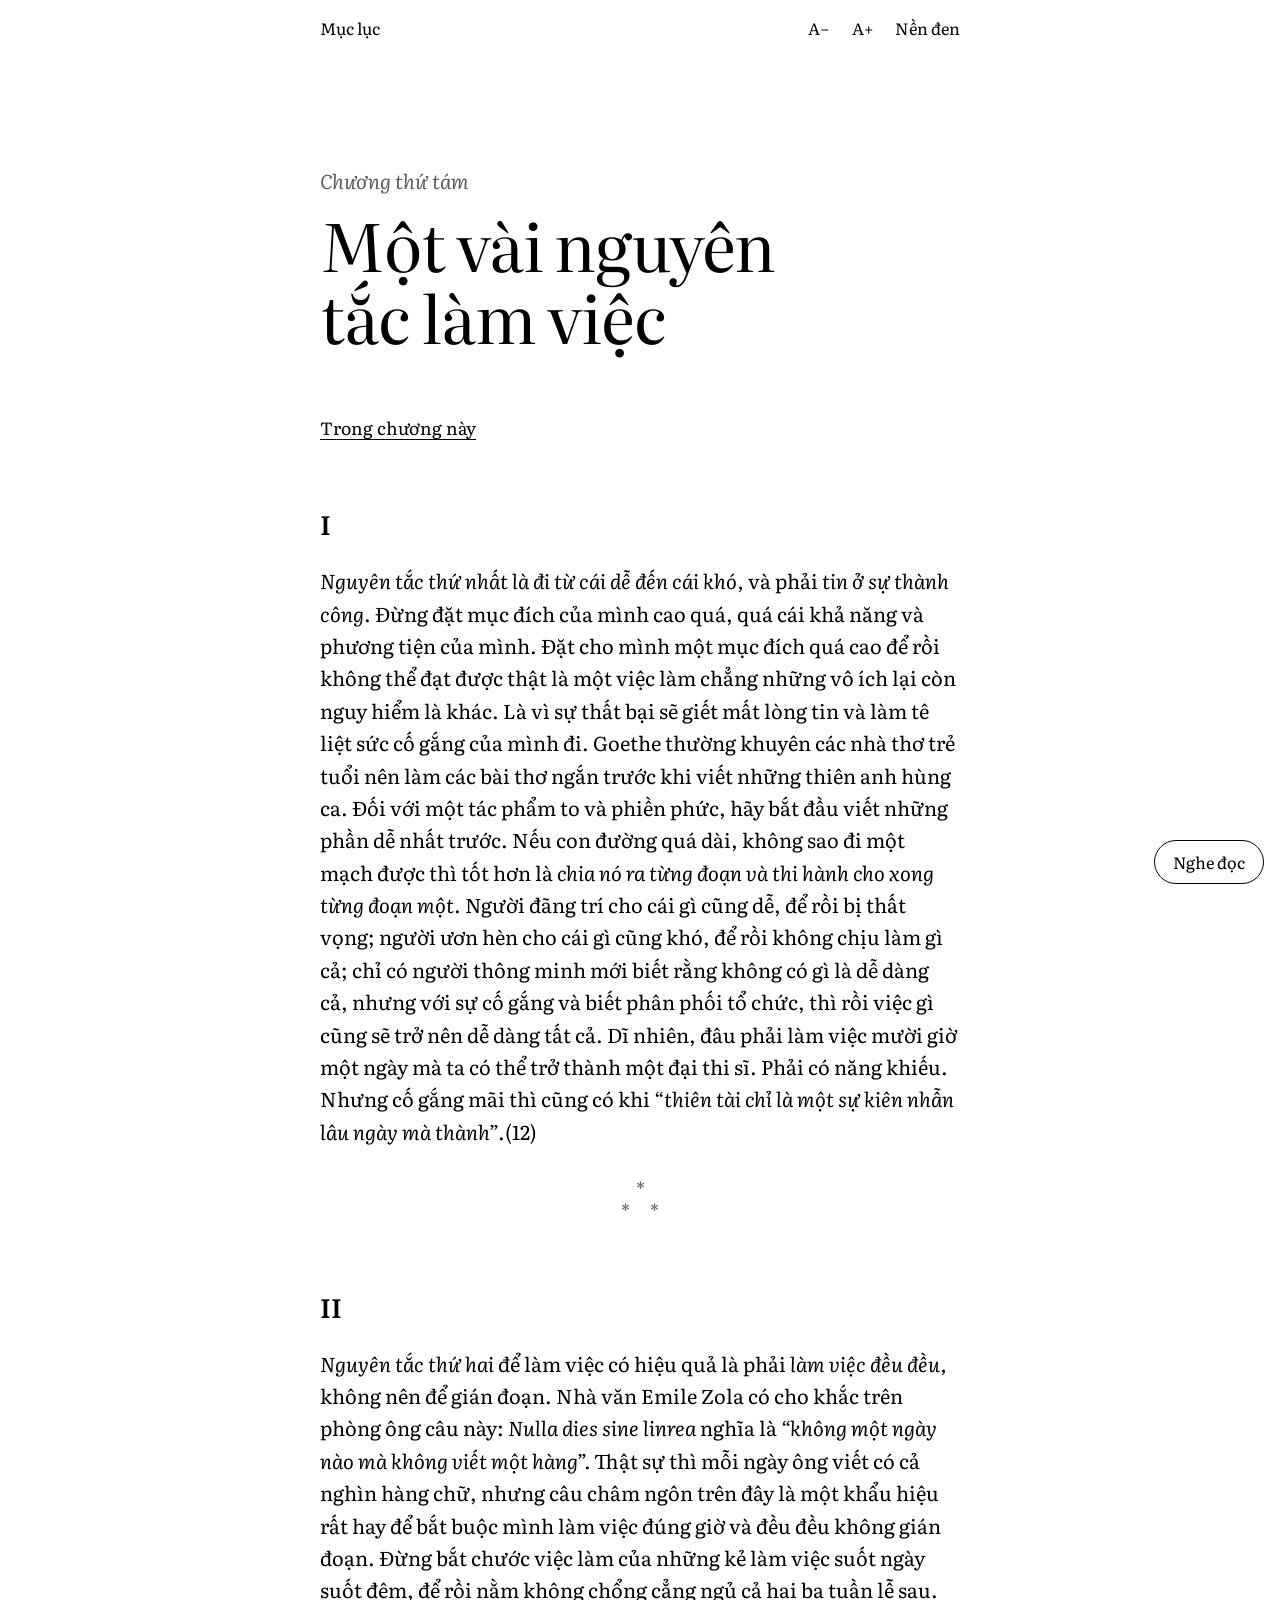
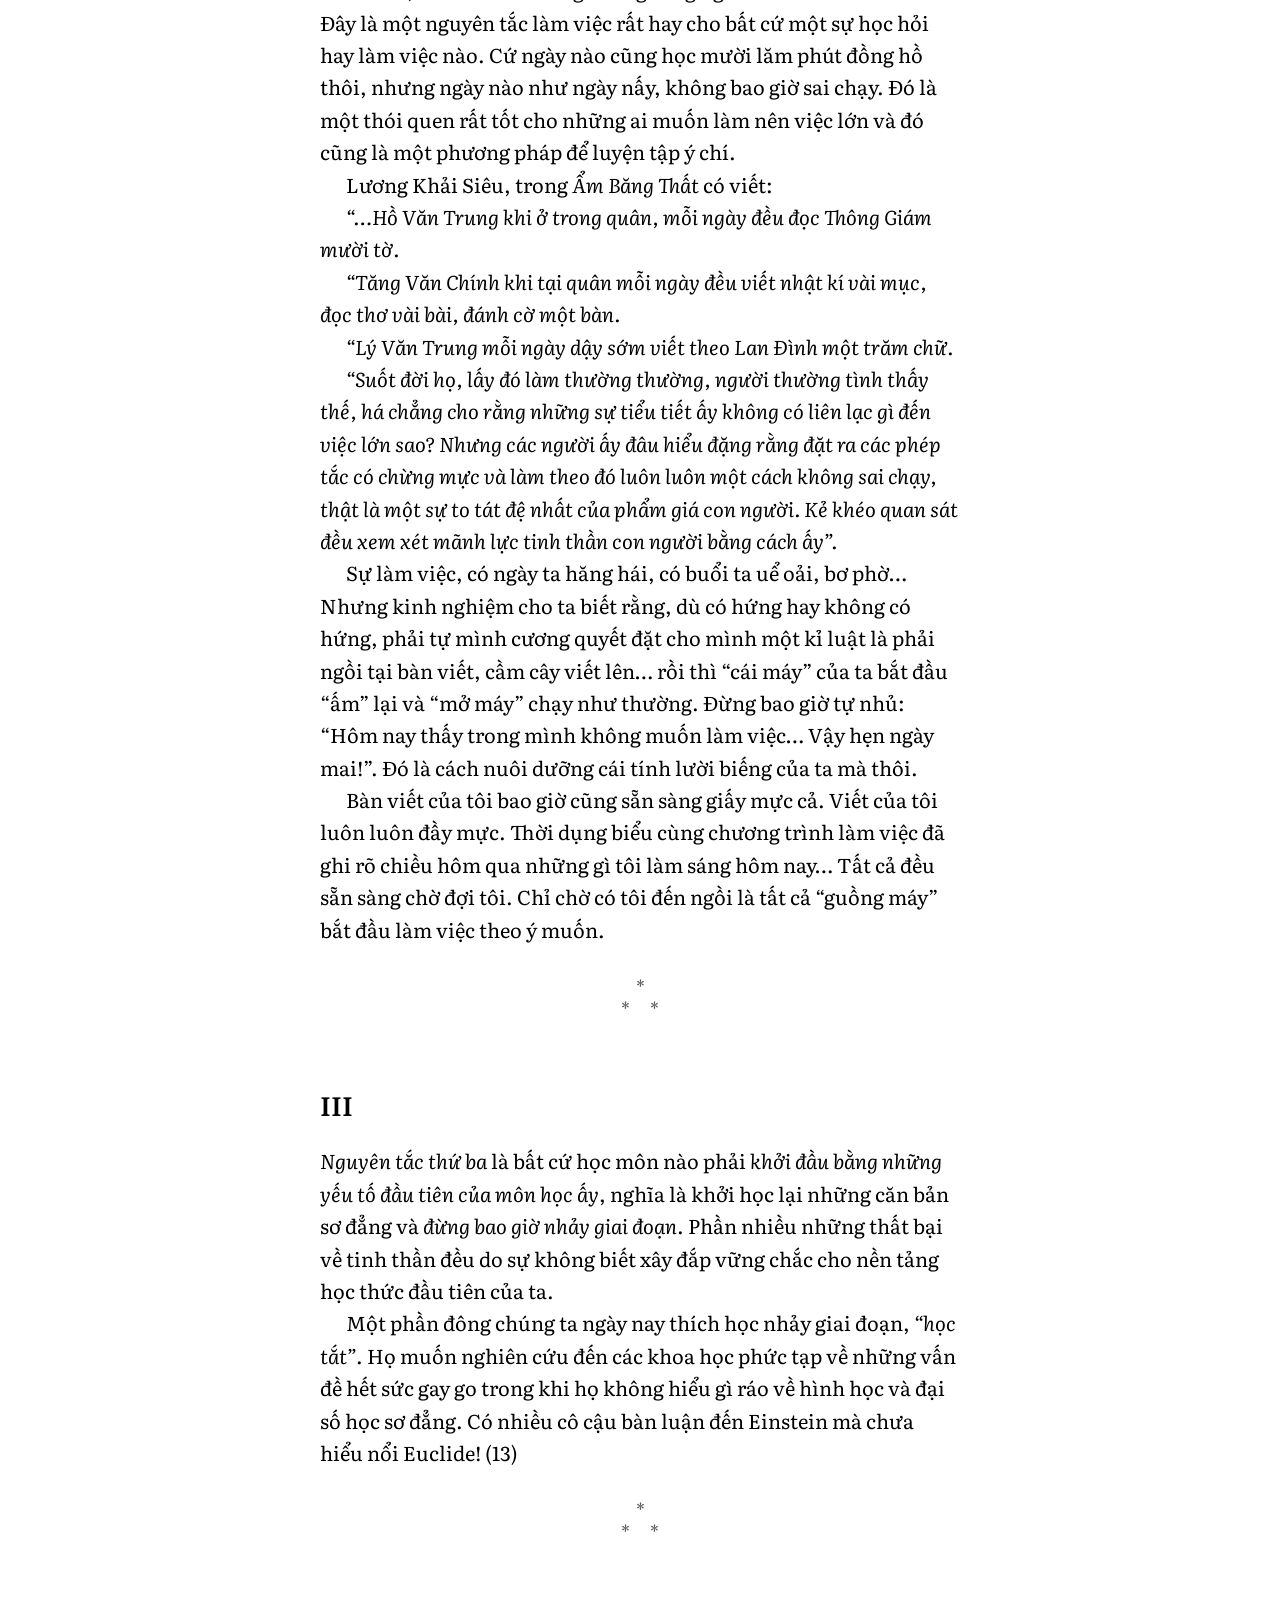
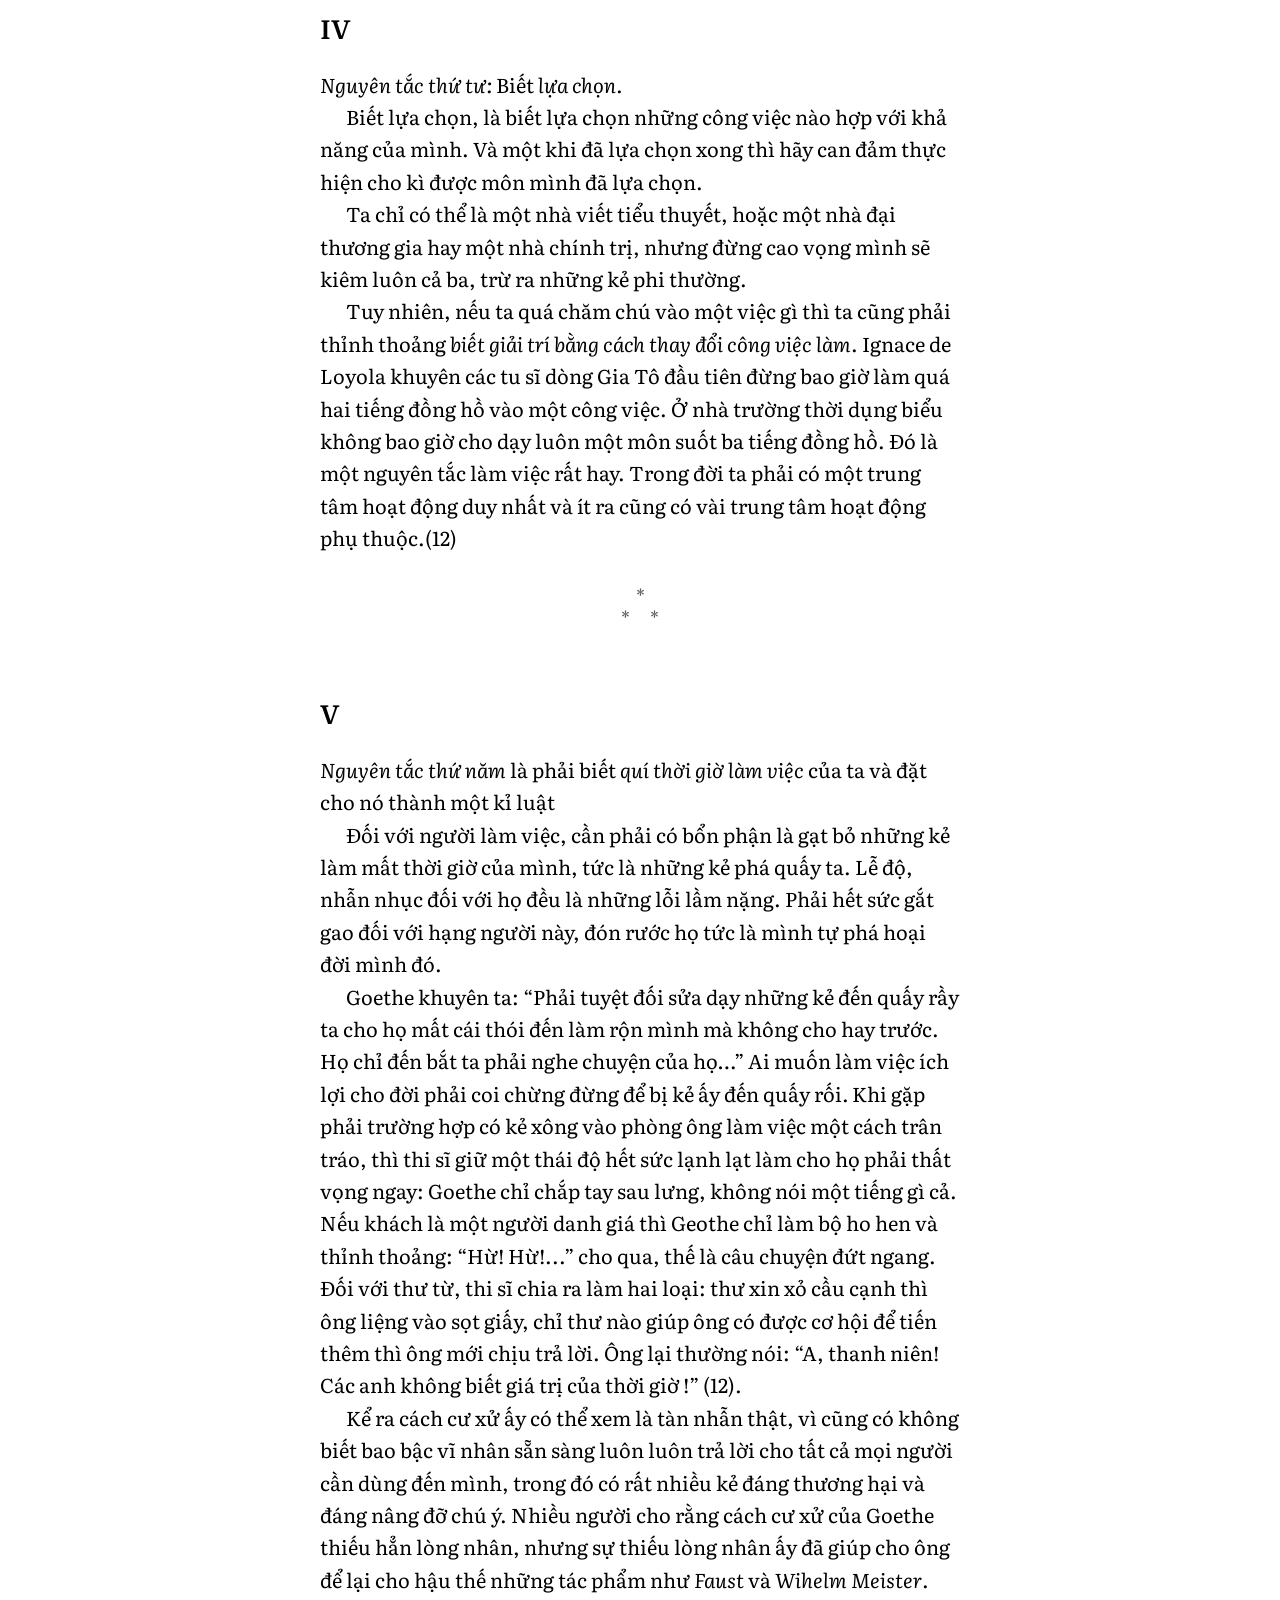
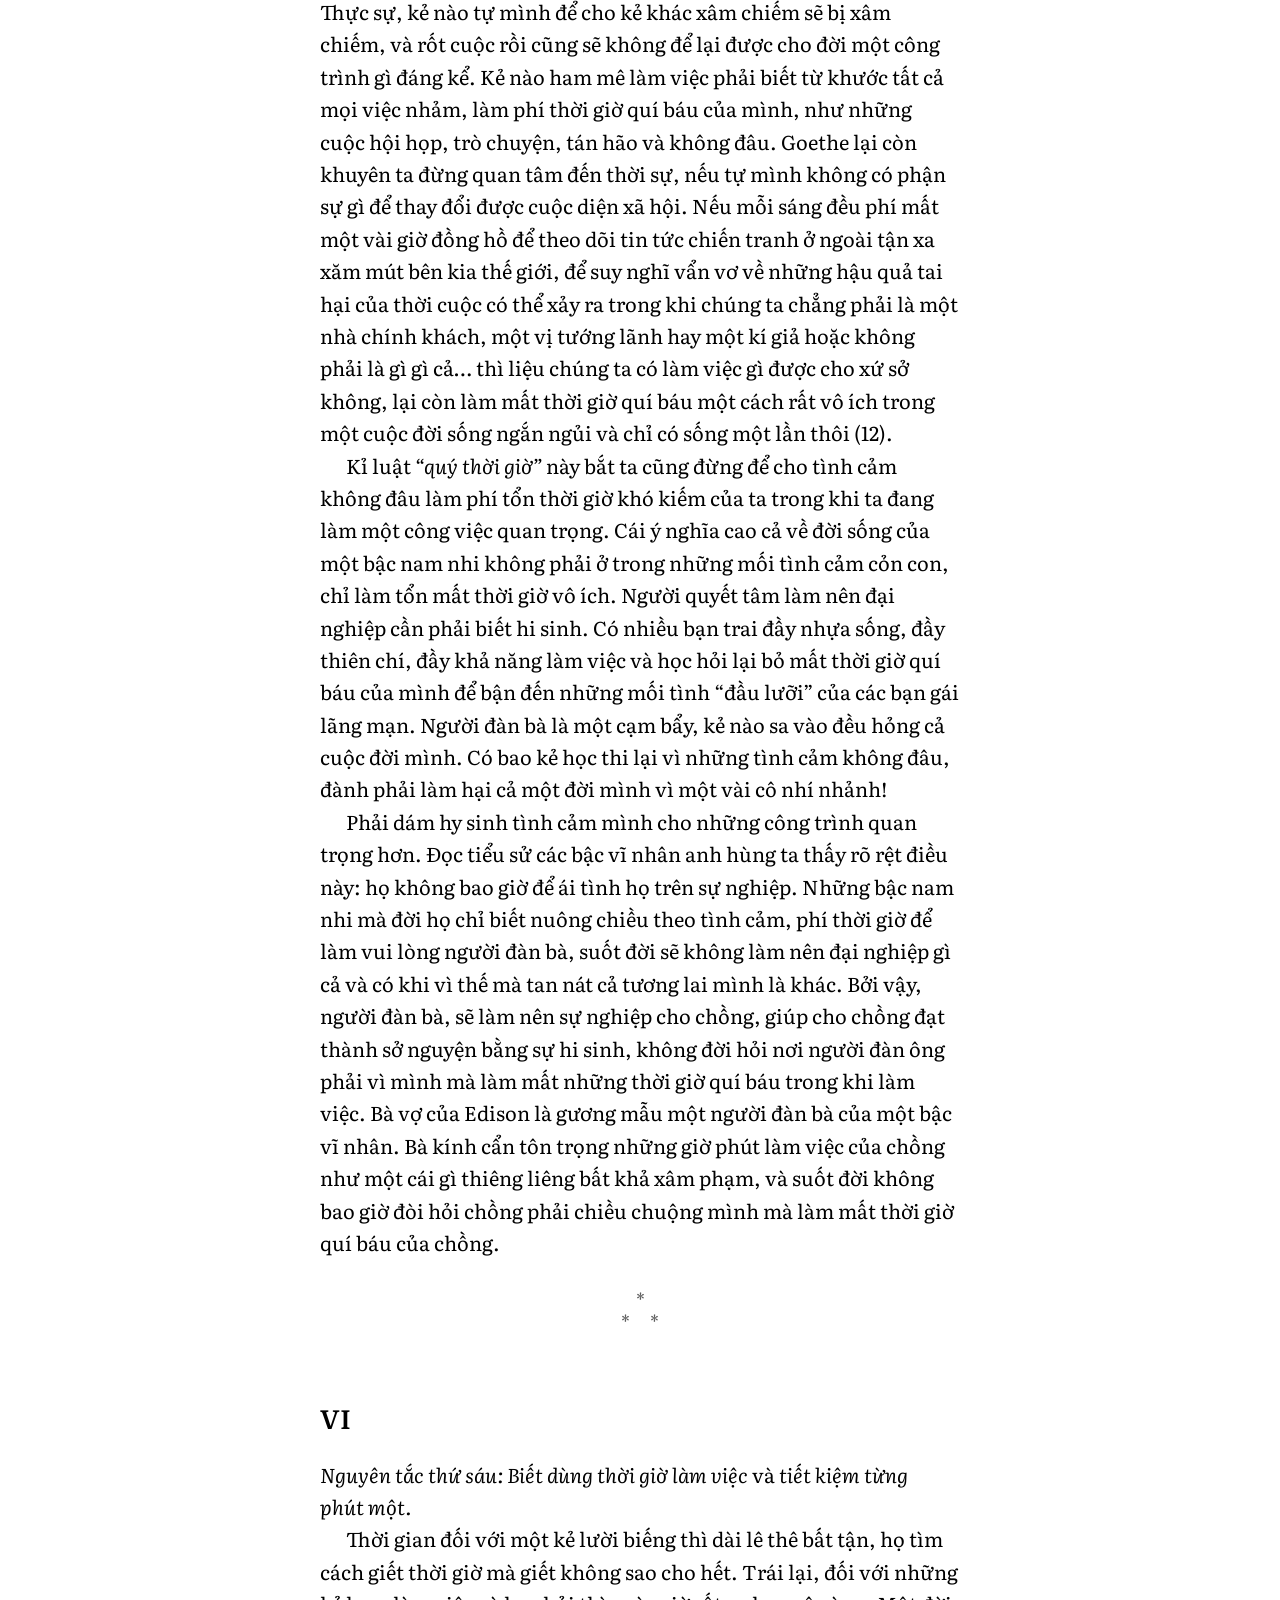
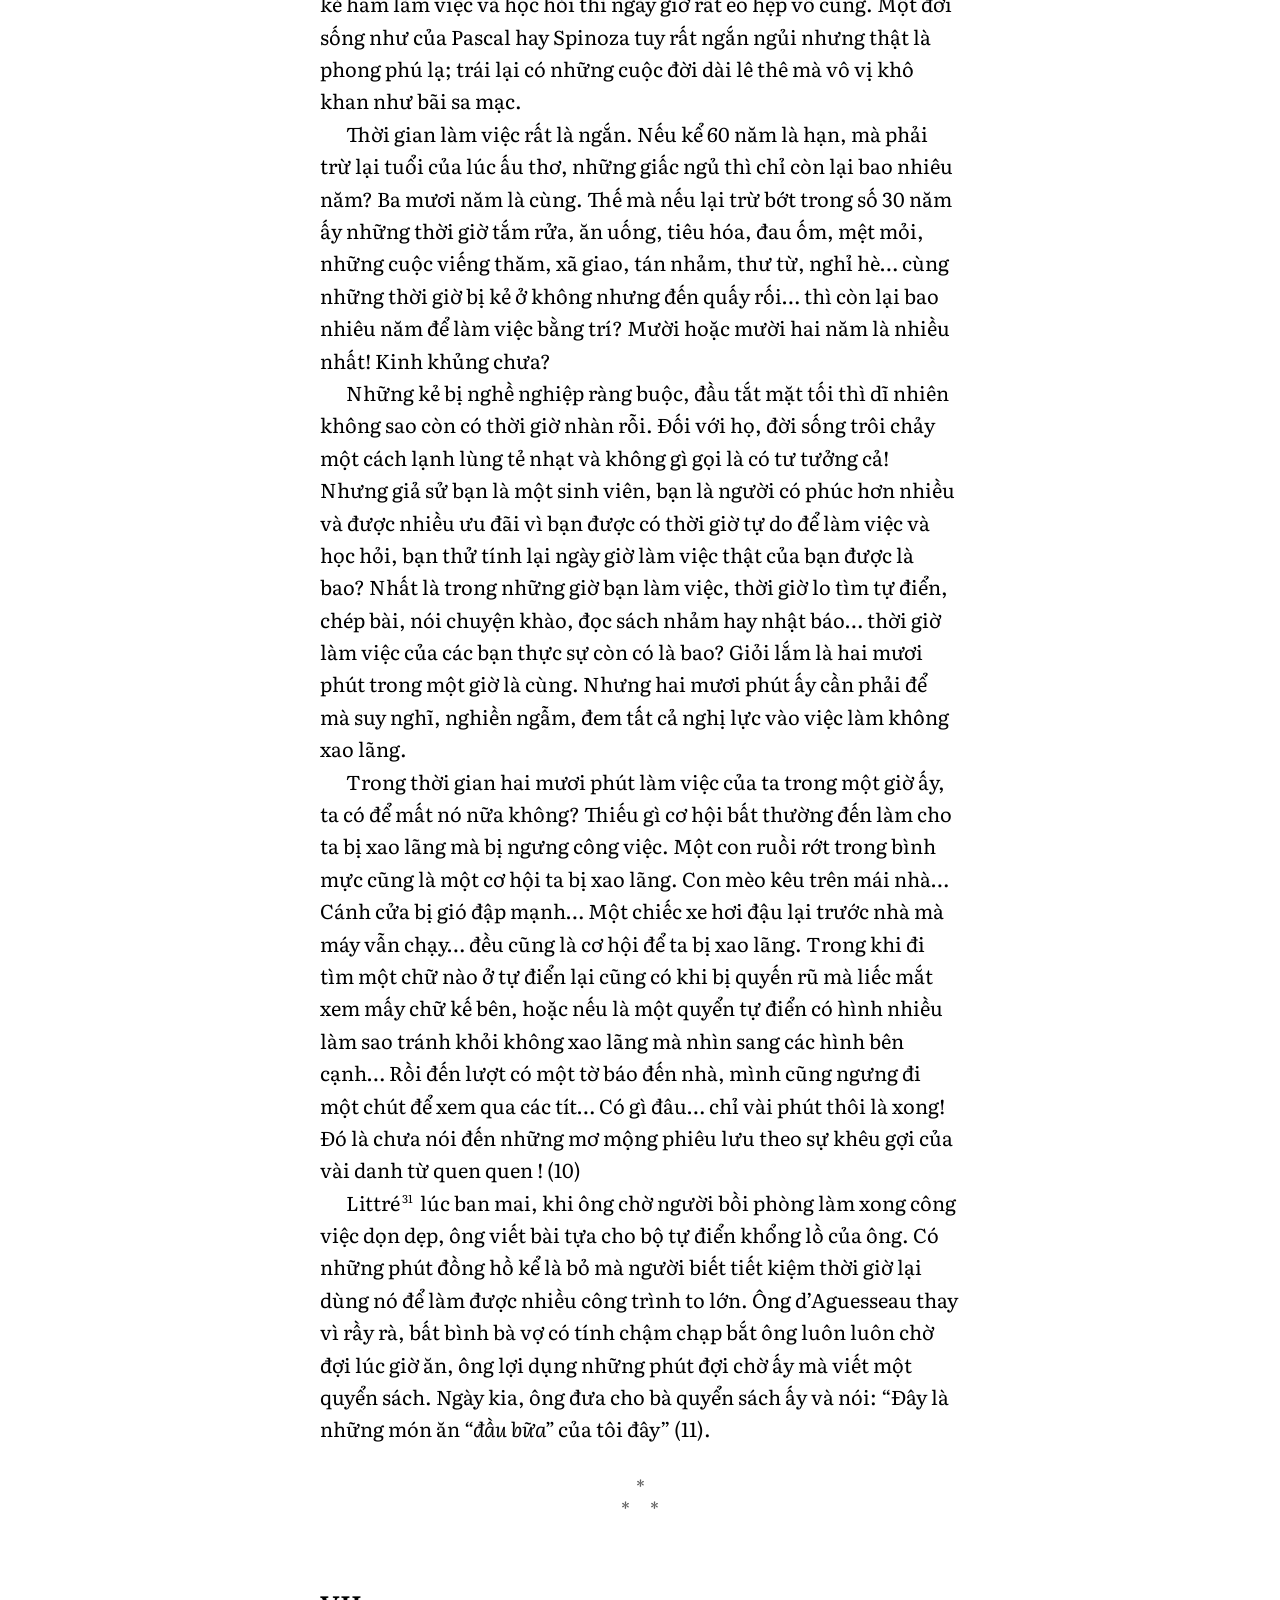
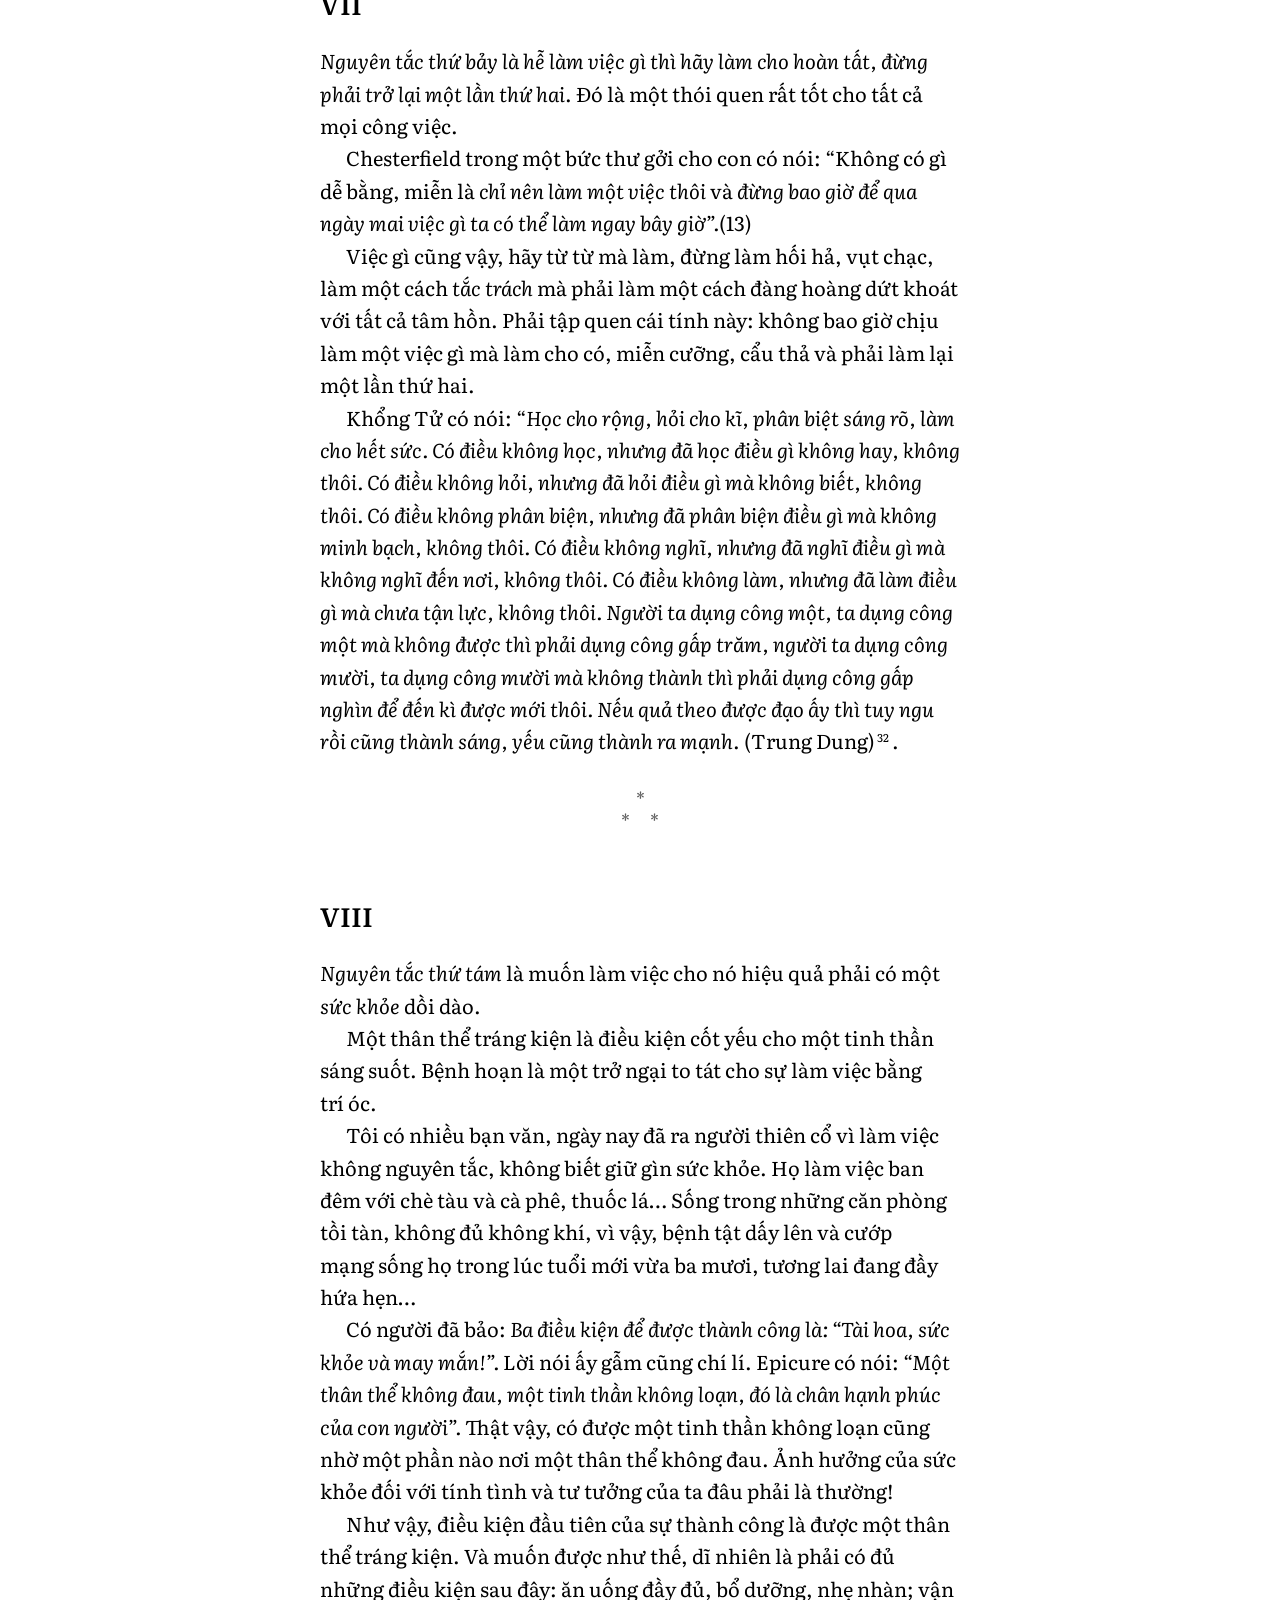
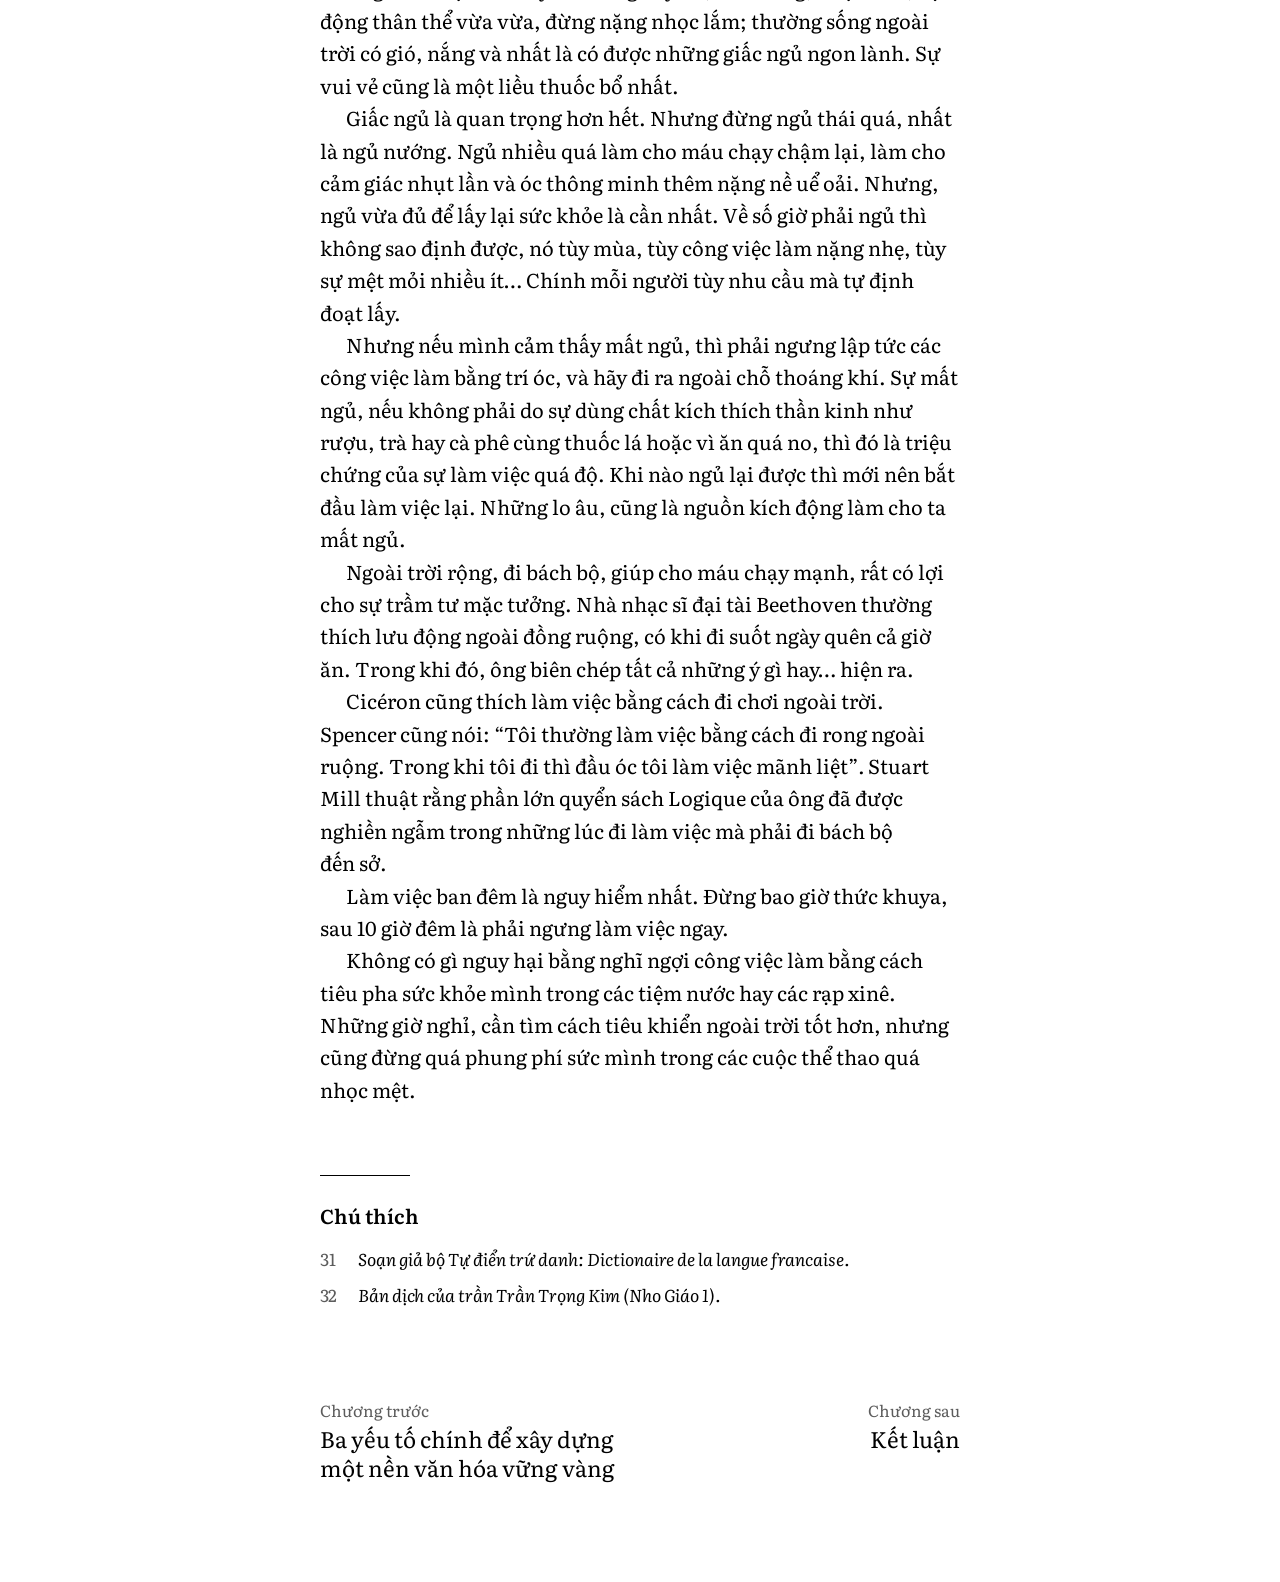
<file: site/chuong-8.html>
<!doctype html>
<html lang="vi">
<head>
<meta charset="utf-8">
<meta name="viewport" content="width=device-width, initial-scale=1">
<meta name="color-scheme" content="light dark">
<meta name="robots" content="noindex, nofollow">
<meta name="theme-color" content="#ffffff" media="(prefers-color-scheme: light)">
<meta name="theme-color" content="#000000" media="(prefers-color-scheme: dark)">
<title>Chương thứ tám: Một vài nguyên tắc làm việc | Tôi tự học</title>
<script>
(function () {
  var d = document.documentElement;
  try {
    var t = localStorage.getItem("tth-theme");
    if (t === "dark" || t === "light") d.dataset.theme = t;
    var s = localStorage.getItem("tth-size");
    if (s) d.dataset.size = s;
  } catch (e) {}
})();
</script>
<link rel="stylesheet" href="assets/style.css">
</head>
<body data-slug="chuong-8" data-title="Một vài nguyên tắc làm việc">
<header class="bar">
  <a class="bar-link" href="index.html">Mục lục</a>
  <div class="bar-tools">
    <span class="size" role="group" aria-label="Cỡ chữ"><button type="button" data-action="smaller" aria-label="Chữ nhỏ hơn">A−</button><button type="button" data-action="larger" aria-label="Chữ lớn hơn">A+</button></span>
    <button type="button" class="theme" data-action="theme">Nền đen</button>
  </div>
</header>
<main class="page">
<header class="opener">
<p class="label">Chương thứ tám</p><h1 class="title">Một vài nguyên tắc làm việc</h1>
</header>
<details class="contents">
<summary>Trong chương này</summary>
<ul>
<li class=""><a href="#nguyen-tac-thu-nhat-di-tu-de-den-kho">I. Nguyên tắc thứ nhất: Đi từ dễ đến khó</a></li>
<li class=""><a href="#nguyen-tac-thu-hai-lam-viec-deu-deu-khong-gian-doan">II. Nguyên tắc thứ hai: Làm việc đều đều không gián đoạn</a></li>
<li class=""><a href="#nguyen-tac-thu-ba-khoi-dau-bang-nhung-yeu-to-dau-tien">III. Nguyên tắc thứ ba: Khởi đầu bằng những yếu tố đầu tiên</a></li>
<li class=""><a href="#nguyen-tac-thu-tu-biet-lua-chon">IV. Nguyên tắc thứ tư: Biết lựa chọn</a></li>
<li class=""><a href="#nguyen-tac-thu-nam-quy-thoi-gio-lam-viec-va-dat-cho-no-thanh">V. Nguyên tắc thứ năm: Quý thời giờ làm việc và đặt cho nó thành một kỉ luật</a></li>
<li class=""><a href="#nguyen-tac-thu-sau-biet-dung-thoi-gio-lam-viec-va-tiet-kiem">VI. Nguyên tắc thứ sáu: Biết dùng thời giờ làm việc và tiết kiệm từng phút một</a></li>
<li class=""><a href="#nguyen-tac-thu-bay-lam-viec-gi-thi-lam-cho-hoan-tat">VII. Nguyên tắc thứ bảy: Làm việc gì thì làm cho hoàn tất</a></li>
<li class=""><a href="#nguyen-tac-thu-tam-co-mot-suc-khoe-doi-dao">VIII. Nguyên tắc thứ tám: Có một sức khỏe dồi dào</a></li>
</ul>
</details>
<article class="text">
<h2 id="nguyen-tac-thu-nhat-di-tu-de-den-kho">I</h2>
<p><em>Nguyên tắc thứ nhất là đi từ cái dễ đến cái khó,</em> và phải <em>tin ở sự thành công</em>. Đừng đặt mục đích của mình cao quá, quá cái khả năng và phương tiện của mình. Đặt cho mình một mục đích quá cao để rồi không thể đạt được thật là một việc làm chẳng những vô ích lại còn nguy hiểm là khác. Là vì sự thất bại sẽ giết mất lòng tin và làm tê liệt sức cố gắng của mình đi. Goethe thường khuyên các nhà thơ trẻ tuổi nên làm các bài thơ ngắn trước khi viết những thiên anh hùng ca. Đối với một tác phẩm to và phiền phức, hãy bắt đầu viết những phần dễ nhất trước. Nếu con đường quá dài, không sao đi một mạch được thì tốt hơn là <em>chia nó ra từng đoạn và thi hành cho xong từng đoạn một</em>. Người đãng trí cho cái gì cũng dễ, để rồi bị thất vọng; người ươn hèn cho cái gì cũng khó, để rồi không chịu làm gì cả; chỉ có người thông minh mới biết rằng không có gì là dễ dàng cả, nhưng với sự cố gắng và biết phân phối tổ chức, thì rồi việc gì cũng sẽ trở nên dễ dàng tất cả. Dĩ nhiên, đâu phải làm việc mười giờ một ngày mà ta có thể trở thành một đại thi sĩ. Phải có năng khiếu. Nhưng cố gắng mãi thì cũng có khi “<em>thiên tài chỉ là một sự kiên nhẫn lâu ngày mà thành”</em>.(12)</p>
<div class="break" aria-hidden="true"><span>*</span><span>*&#8195;*</span></div>
<h2 id="nguyen-tac-thu-hai-lam-viec-deu-deu-khong-gian-doan">II</h2>
<p><em>Nguyên tắc thứ hai</em> để làm việc có hiệu quả là phải <em>làm việc đều đều,</em> không nên để gián đoạn. Nhà văn Emile Zola có cho khắc trên phòng ông câu này: <em>Nulla dies sine linrea</em> nghĩa là <em>“không một ngày nào mà không viết một hàng”.</em> Thật sự thì mỗi ngày ông viết có cả nghìn hàng chữ, nhưng câu châm ngôn trên đây là một khẩu hiệu rất hay để bắt buộc mình làm việc đúng giờ và đều đều không gián đoạn. Đừng bắt chước việc làm của những kẻ làm việc suốt ngày suốt đêm, để rồi nằm không chổng cẳng ngủ cả hai ba tuần lễ sau. Đây là một nguyên tắc làm việc rất hay cho bất cứ một sự học hỏi hay làm việc nào. Cứ ngày nào cũng học mười lăm phút đồng hồ thôi, nhưng ngày nào như ngày nấy, không bao giờ sai chạy. Đó là một thói quen rất tốt cho những ai muốn làm nên việc lớn và đó cũng là một phương pháp để luyện tập ý chí.</p>
<p>Lương Khải Siêu, trong <em>Ẩm Băng Thất</em> có viết:</p>
<p><em>“…Hồ Văn Trung khi ở trong quân, mỗi ngày đều đọc Thông Giám mười tờ.</em></p>
<p><em>“Tăng Văn Chính khi tại quân mỗi ngày đều viết nhật kí vài mục, đọc thơ vài bài, đánh cờ một bàn.</em></p>
<p><em>“Lý Văn Trung mỗi ngày dậy sớm viết theo Lan Đình một trăm chữ.</em></p>
<p><em>“Suốt đời họ, lấy đó làm thường thường, người thường tình thấy thế, há chẳng cho rằng những sự tiểu tiết ấy không có liên lạc gì đến việc lớn sao? Nhưng các người ấy đâu hiểu đặng rằng đặt ra các phép tắc có chừng mực và làm theo đó luôn luôn một cách không sai chạy, thật là một sự to tát đệ nhất của phẩm giá con người. Kẻ khéo quan sát đều xem xét mãnh lực tinh thần con người bằng cách ấy”.</em></p>
<p>Sự làm việc, có ngày ta hăng hái, có buổi ta uể oải, bơ phờ… Nhưng kinh nghiệm cho ta biết rằng, dù có hứng hay không có hứng, phải tự mình cương quyết đặt cho mình một kỉ luật là phải ngồi tại bàn viết, cầm cây viết lên… rồi thì “cái máy” của ta bắt đầu “ấm” lại và “mở máy” chạy như thường. Đừng bao giờ tự nhủ: “Hôm nay thấy trong mình không muốn làm việc… Vậy hẹn ngày mai!”. Đó là cách nuôi dưỡng cái tính lười biếng của ta mà thôi.</p>
<p>Bàn viết của tôi bao giờ cũng sẵn sàng giấy mực cả. Viết của tôi luôn luôn đầy mực. Thời dụng biểu cùng chương trình làm việc đã ghi rõ chiều hôm qua những gì tôi làm sáng hôm nay… Tất cả đều sẵn sàng chờ đợi tôi. Chỉ chờ có tôi đến ngồi là tất cả “guồng máy” bắt đầu làm việc theo ý muốn.</p>
<div class="break" aria-hidden="true"><span>*</span><span>*&#8195;*</span></div>
<h2 id="nguyen-tac-thu-ba-khoi-dau-bang-nhung-yeu-to-dau-tien">III</h2>
<p><em>Nguyên tắc thứ ba</em> là bất cứ học môn nào phải <em>khởi đầu bằng những yếu tố đầu tiên của môn học ấy</em>, nghĩa là khởi học lại những căn bản sơ đẳng và <em>đừng bao giờ nhảy giai đoạn</em>. Phần nhiều những thất bại về tinh thần đều do sự không biết xây đắp vững chắc cho nền tảng học thức đầu tiên của ta.</p>
<p>Một phần đông chúng ta ngày nay thích học nhảy giai đoạn, <em>“học tắt”</em>. Họ muốn nghiên cứu đến các khoa học phức tạp về những vấn đề hết sức gay go trong khi họ không hiểu gì ráo về hình học và đại số học sơ đẳng. Có nhiều cô cậu bàn luận đến Einstein mà chưa hiểu nổi Euclide! (13)</p>
<div class="break" aria-hidden="true"><span>*</span><span>*&#8195;*</span></div>
<h2 id="nguyen-tac-thu-tu-biet-lua-chon">IV</h2>
<p><em>Nguyên tắc thứ tư:</em> Biết <em>lựa chọn.</em></p>
<p>Biết lựa chọn, là biết lựa chọn những công việc nào hợp với khả năng của mình. Và một khi đã lựa chọn xong thì hãy can đảm thực hiện cho kì được môn mình đã lựa chọn.</p>
<p>Ta chỉ có thể là một nhà viết tiểu thuyết, hoặc một nhà đại thương gia hay một nhà chính trị, nhưng đừng cao vọng mình sẽ kiêm luôn cả ba, trừ ra những kẻ phi thường.</p>
<p>Tuy nhiên, nếu ta quá chăm chú vào một việc gì thì ta cũng phải thỉnh thoảng <em>biết giải trí bằng cách thay đổi công việc làm</em>. Ignace de Loyola khuyên các tu sĩ dòng Gia Tô đầu tiên đừng bao giờ làm quá hai tiếng đồng hồ vào một công việc. Ở nhà trường thời dụng biểu không bao giờ cho dạy luôn một môn suốt ba tiếng đồng hồ. Đó là một nguyên tắc làm việc rất hay. Trong đời ta phải có một trung tâm hoạt động duy nhất và ít ra cũng có vài trung tâm hoạt động phụ thuộc.(12)</p>
<div class="break" aria-hidden="true"><span>*</span><span>*&#8195;*</span></div>
<h2 id="nguyen-tac-thu-nam-quy-thoi-gio-lam-viec-va-dat-cho-no-thanh">V</h2>
<p><em>Nguyên tắc thứ năm</em> là phải biết <em>quí thời giờ làm việc</em> của ta và đặt cho nó thành một kỉ luật</p>
<p>Đối với người làm việc, cần phải có bổn phận là gạt bỏ những kẻ làm mất thời giờ của mình, tức là những kẻ phá quấy ta. Lễ độ, nhẫn nhục đối với họ đều là những lỗi lầm nặng. Phải hết sức gắt gao đối với hạng người này, đón rước họ tức là mình tự phá hoại đời mình đó.</p>
<p>Goethe khuyên ta: “Phải tuyệt đối sửa dạy những kẻ đến quấy rầy ta cho họ mất cái thói đến làm rộn mình mà không cho hay trước. Họ chỉ đến bắt ta phải nghe chuyện của họ…” Ai muốn làm việc ích lợi cho đời phải coi chừng đừng để bị kẻ ấy đến quấy rối<em>.</em> Khi gặp phải trường hợp có kẻ xông vào phòng ông làm việc một cách trân tráo, thì thi sĩ giữ một thái độ hết sức lạnh lạt làm cho họ phải thất vọng ngay: Goethe chỉ chắp tay sau lưng, không nói một tiếng gì cả. Nếu khách là một người danh giá thì Geothe chỉ làm bộ ho hen và thỉnh thoảng: “Hừ! Hừ!...” cho qua, thế là câu chuyện đứt ngang. Đối với thư từ, thi sĩ chia ra làm hai loại: thư xin xỏ cầu cạnh thì ông liệng vào sọt giấy, chỉ thư nào giúp ông có được cơ hội để tiến thêm thì ông mới chịu trả lời. Ông lại thường nói: “A, thanh niên! Các anh không biết giá trị của thời giờ !” (12)<em>.</em></p>
<p>Kể ra cách cư xử ấy có thể xem là tàn nhẫn thật, vì cũng có không biết bao bậc vĩ nhân sẵn sàng luôn luôn trả lời cho tất cả mọi người cần dùng đến mình, trong đó có rất nhiều kẻ đáng thương hại và đáng nâng đỡ chú ý. Nhiều người cho rằng cách cư xử của Goethe thiếu hẳn lòng nhân, nhưng sự thiếu lòng nhân ấy đã giúp cho ông để lại cho hậu thế những tác phẩm như <em>Faust</em> và <em>Wihelm Meister</em>. Thực sự, kẻ nào tự mình để cho kẻ khác xâm chiếm sẽ bị xâm chiếm, và rốt cuộc rồi cũng sẽ không để lại được cho đời một công trình gì đáng kể. Kẻ nào ham mê làm việc phải biết từ khước tất cả mọi việc nhảm, làm phí thời giờ quí báu của mình, như những cuộc hội họp, trò chuyện, tán hão và không đâu. Goethe lại còn khuyên ta đừng quan tâm đến thời sự, nếu tự mình không có phận sự gì để thay đổi được cuộc diện xã hội. Nếu mỗi sáng đều phí mất một vài giờ đồng hồ để theo dõi tin tức chiến tranh ở ngoài tận xa xăm mút bên kia thế giới, để suy nghĩ vẩn vơ về những hậu quả tai hại của thời cuộc có thể xảy ra trong khi chúng ta chẳng phải là một nhà chính khách, một vị tướng lãnh hay một kí giả hoặc không phải là gì gì cả… thì liệu chúng ta có làm việc gì được cho xứ sở không, lại còn làm mất thời giờ quí báu một cách rất vô ích trong một cuộc đời sống ngắn ngủi và chỉ có sống một lần thôi (12).</p>
<p>Kỉ luật <em>“quý thời giờ”</em> này bắt ta cũng đừng để cho tình cảm không đâu làm phí tổn thời giờ khó kiếm của ta trong khi ta đang làm một công việc quan trọng. Cái ý nghĩa cao cả về đời sống của một bậc nam nhi không phải ở trong những mối tình cảm cỏn con, chỉ làm tổn mất thời giờ vô ích. Người quyết tâm làm nên đại nghiệp cần phải biết hi sinh. Có nhiều bạn trai đầy nhựa sống, đầy thiên chí, đầy khả năng làm việc và học hỏi lại bỏ mất thời giờ quí báu của mình để bận đến những mối tình “đầu lưỡi” của các bạn gái lãng mạn. Người đàn bà là một cạm bẩy, kẻ nào sa vào đều hỏng cả cuộc đời mình. Có bao kẻ học thi lại vì những tình cảm không đâu, đành phải làm hại cả một đời mình vì một vài cô nhí nhảnh!</p>
<p>Phải dám hy sinh tình cảm mình cho những công trình quan trọng hơn. Đọc tiểu sử các bậc vĩ nhân anh hùng ta thấy rõ rệt điều này: họ không bao giờ để ái tình họ trên sự nghiệp. Những bậc nam nhi mà đời họ chỉ biết nuông chiều theo tình cảm, phí thời giờ để làm vui lòng người đàn bà, suốt đời sẽ không làm nên đại nghiệp gì cả và có khi vì thế mà tan nát cả tương lai mình là khác. Bởi vậy, người đàn bà, sẽ làm nên sự nghiệp cho chồng, giúp cho chồng đạt thành sở nguyện bằng sự hi sinh, không đời hỏi nơi người đàn ông phải vì mình mà làm mất những thời giờ quí báu trong khi làm việc. Bà vợ của Edison là gương mẫu một người đàn bà của một bậc vĩ nhân. Bà kính cẩn tôn trọng những giờ phút làm việc của chồng như một cái gì thiêng liêng bất khả xâm phạm, và suốt đời không bao giờ đòi hỏi chồng phải chiều chuộng mình mà làm mất thời giờ quí báu của chồng.</p>
<div class="break" aria-hidden="true"><span>*</span><span>*&#8195;*</span></div>
<h2 id="nguyen-tac-thu-sau-biet-dung-thoi-gio-lam-viec-va-tiet-kiem">VI</h2>
<p><em>Nguyên tắc thứ sáu: Biết dùng thời giờ làm việc</em> và <em>tiết kiệm từng phút một.</em></p>
<p>Thời gian đối với một kẻ lười biếng thì dài lê thê bất tận, họ tìm cách giết thời giờ mà giết không sao cho hết. Trái lại, đối với những kẻ ham làm việc và học hỏi thì ngày giờ rất eo hẹp vô cùng. Một đời sống như của Pascal hay Spinoza tuy rất ngắn ngủi nhưng thật là phong phú lạ; trái lại có những cuộc đời dài lê thê mà vô vị khô khan như bãi sa mạc.</p>
<p>Thời gian làm việc rất là ngắn. Nếu kể 60 năm là hạn, mà phải trừ lại tuổi của lúc ấu thơ, những giấc ngủ thì chỉ còn lại bao nhiêu năm? Ba mươi năm là cùng. Thế mà nếu lại trừ bớt trong số 30 năm ấy những thời giờ tắm rửa, ăn uống, tiêu hóa, đau ốm, mệt mỏi, những cuộc viếng thăm, xã giao, tán nhảm, thư từ, nghỉ hè… cùng những thời giờ bị kẻ ở không nhưng đến quấy rối… thì còn lại bao nhiêu năm để làm việc bằng trí? Mười hoặc mười hai năm là nhiều nhất! Kinh khủng chưa?</p>
<p>Những kẻ bị nghề nghiệp ràng buộc, đầu tắt mặt tối thì dĩ nhiên không sao còn có thời giờ nhàn rỗi. Đối với họ, đời sống trôi chảy một cách lạnh lùng tẻ nhạt và không gì gọi là có tư tưởng cả! Nhưng giả sử bạn là một sinh viên, bạn là người có phúc hơn nhiều và được nhiều ưu đãi vì bạn được có thời giờ tự do để làm việc và học hỏi, bạn thử tính lại ngày giờ làm việc thật của bạn được là bao? Nhất là trong những giờ bạn làm việc, thời giờ lo tìm tự điển, chép bài, nói chuyện khào, đọc sách nhảm hay nhật báo… thời giờ làm việc của các bạn thực sự còn có là bao? Giỏi lắm là hai mươi phút trong một giờ là cùng. Nhưng hai mươi phút ấy cần phải để mà suy nghĩ, nghiền ngẫm, đem tất cả nghị lực vào việc làm không xao lãng.</p>
<p>Trong thời gian hai mươi phút làm việc của ta trong một giờ ấy, ta có để mất nó nữa không? Thiếu gì cơ hội bất thường đến làm cho ta bị xao lãng mà bị ngưng công việc. Một con ruồi rớt trong bình mực cũng là một cơ hội ta bị xao lãng. Con mèo kêu trên mái nhà… Cánh cửa bị gió đập mạnh… Một chiếc xe hơi đậu lại trước nhà mà máy vẫn chạy… đều cũng là cơ hội để ta bị xao lãng. Trong khi đi tìm một chữ nào ở tự điển lại cũng có khi bị quyến rũ mà liếc mắt xem mấy chữ kế bên, hoặc nếu là một quyển tự điển có hình nhiều làm sao tránh khỏi không xao lãng mà nhìn sang các hình bên cạnh… Rồi đến lượt có một tờ báo đến nhà, mình cũng ngưng đi một chút để xem qua các tít… Có gì đâu… chỉ vài phút thôi là xong! Đó là chưa nói đến những mơ mộng phiêu lưu theo sự khêu gợi của vài danh từ quen quen ! (10)</p>
<p>Littré<sup><a class="fn" href="#chu-thich-31" id="ref-31" data-n="31" aria-label="Chú thích 31">31</a></sup> lúc ban mai, khi ông chờ người bồi phòng làm xong công việc dọn dẹp, ông viết bài tựa cho bộ tự điển khổng lồ của ông. Có những phút đồng hồ kể là bỏ mà người biết tiết kiệm thời giờ lại dùng nó để làm được nhiều công trình to lớn. Ông d’Aguesseau thay vì rầy rà, bất bình bà vợ có tính chậm chạp bắt ông luôn luôn chờ đợi lúc giờ ăn, ông lợi dụng những phút đợi chờ ấy mà viết một quyển sách. Ngày kia, ông đưa cho bà quyển sách ấy và nói: “Đây là những món ăn <em>“đầu bữa”</em> của tôi đây” (11).</p>
<div class="break" aria-hidden="true"><span>*</span><span>*&#8195;*</span></div>
<h2 id="nguyen-tac-thu-bay-lam-viec-gi-thi-lam-cho-hoan-tat">VII</h2>
<p><em>Nguyên tắc thứ bảy là hễ làm việc gì thì hãy làm cho hoàn tất, đừng phải trở lại một lần thứ hai</em>. Đó là một thói quen rất tốt cho tất cả mọi công việc.</p>
<p>Chesterfield trong một bức thư gởi cho con có nói: “Không có gì dễ bằng, miễn là <em>chỉ nên làm một việc thôi</em> và <em>đừng bao giờ để qua ngày mai việc gì ta có thể làm ngay bây giờ”.</em>(13)</p>
<p>Việc gì cũng vậy, hãy từ từ mà làm, đừng làm hối hả, vụt chạc, làm một cách <em>tắc trách</em> mà phải làm một cách đàng hoàng dứt khoát với tất cả tâm hồn. Phải tập quen cái tính này: không bao giờ chịu làm một việc gì mà làm cho có, miễn cưỡng, cẩu thả và phải làm lại một lần thứ hai.</p>
<p>Khổng Tử có nói: “<em>Học cho rộng, hỏi cho kĩ, phân biệt sáng rõ, làm cho hết sức. Có điều không học, nhưng đã học điều gì không hay, không thôi. Có điều không hỏi, nhưng đã hỏi điều gì mà không biết, không thôi. Có điều không phân biện, nhưng đã phân biện điều gì mà không minh bạch, không thôi. Có điều không nghĩ, nhưng đã nghĩ điều gì mà không nghĩ đến nơi, không thôi. Có điều không làm, nhưng đã làm điều gì mà chưa tận lực, không thôi. Người ta dụng công một, ta dụng công một mà không được thì phải dụng công gấp trăm, người ta dụng công mười, ta dụng công mười mà không thành thì phải dụng công gấp nghìn để đến kì được mới thôi. Nếu quả theo được đạo ấy thì tuy ngu rồi cũng thành sáng, yếu cũng thành ra mạnh</em>. (Trung Dung)<sup><a class="fn" href="#chu-thich-32" id="ref-32" data-n="32" aria-label="Chú thích 32">32</a></sup>.</p>
<div class="break" aria-hidden="true"><span>*</span><span>*&#8195;*</span></div>
<h2 id="nguyen-tac-thu-tam-co-mot-suc-khoe-doi-dao">VIII</h2>
<p><em>Nguyên tắc thứ tám</em> là muốn làm việc cho nó hiệu quả phải có một <em>sức khỏe</em> dồi dào.</p>
<p>Một thân thể tráng kiện là điều kiện cốt yếu cho một tinh thần sáng suốt. Bệnh hoạn là một trở ngại to tát cho sự làm việc bằng trí óc.</p>
<p>Tôi có nhiều bạn văn, ngày nay đã ra người thiên cổ vì làm việc không nguyên tắc, không biết giữ gìn sức khỏe. Họ làm việc ban đêm với chè tàu và cà phê, thuốc lá… Sống trong những căn phòng tồi tàn, không đủ không khí, vì vậy, bệnh tật dấy lên và cướp mạng sống họ trong lúc tuổi mới vừa ba mươi, tương lai đang đầy hứa hẹn…</p>
<p>Có người đã bảo: <em>Ba điều kiện để được thành công là: “Tài hoa, sức khỏe và may mắn!”.</em> Lời nói ấy gẫm cũng chí lí. Epicure có nói: <em>“Một thân thể không đau, một tinh thần không loạn, đó là chân hạnh phúc của con người”.</em> Thật vậy, có được một tinh thần không loạn cũng nhờ một phần nào nơi một thân thể không đau. Ảnh hưởng của sức khỏe đối với tính tình và tư tưởng của ta đâu phải là thường!</p>
<p>Như vậy, điều kiện đầu tiên của sự thành công là được một thân thể tráng kiện. Và muốn được như thế, dĩ nhiên là phải có đủ những điều kiện sau đây: ăn uống đầy đủ, bổ dưỡng, nhẹ nhàn; vận động thân thể vừa vừa, đừng nặng nhọc lắm; thường sống ngoài trời có gió, nắng và nhất là có được những giấc ngủ ngon lành. Sự vui vẻ cũng là một liều thuốc bổ nhất.</p>
<p>Giấc ngủ là quan trọng hơn hết. Nhưng đừng ngủ thái quá, nhất là ngủ nướng. Ngủ nhiều quá làm cho máu chạy chậm lại, làm cho cảm giác nhụt lần và óc thông minh thêm nặng nề uể oải. Nhưng, ngủ vừa đủ để lấy lại sức khỏe là cần nhất. Về số giờ phải ngủ thì không sao định được, nó tùy mùa, tùy công việc làm nặng nhẹ, tùy sự mệt mỏi nhiều ít… Chính mỗi người tùy nhu cầu mà tự định đoạt lấy.</p>
<p>Nhưng nếu mình cảm thấy mất ngủ, thì phải ngưng lập tức các công việc làm bằng trí óc, và hãy đi ra ngoài chỗ thoáng khí. Sự mất ngủ, nếu không phải do sự dùng chất kích thích thần kinh như rượu, trà hay cà phê cùng thuốc lá hoặc vì ăn quá no, thì đó là triệu chứng của sự làm việc quá độ. Khi nào ngủ lại được thì mới nên bắt đầu làm việc lại. Những lo âu, cũng là nguồn kích động làm cho ta mất ngủ.</p>
<p>Ngoài trời rộng, đi bách bộ, giúp cho máu chạy mạnh, rất có lợi cho sự trầm tư mặc tưởng. Nhà nhạc sĩ đại tài Beethoven thường thích lưu động ngoài đồng ruộng, có khi đi suốt ngày quên cả giờ ăn. Trong khi đó, ông biên chép tất cả những ý gì hay… hiện ra.</p>
<p>Cicéron cũng thích làm việc bằng cách đi chơi ngoài trời. Spencer cũng nói: “Tôi thường làm việc bằng cách đi rong ngoài ruộng. Trong khi tôi đi thì đầu óc tôi làm việc mãnh liệt”<em>.</em> Stuart Mill thuật rằng phần lớn quyển sách Logique của ông đã được nghiền ngẫm trong những lúc đi làm việc mà phải đi bách bộ đến sở.</p>
<p>Làm việc ban đêm là nguy hiểm nhất. Đừng bao giờ thức khuya, sau 10 giờ đêm là phải ngưng làm việc ngay.</p>
<p>Không có gì nguy hại bằng nghĩ ngợi công việc làm bằng cách tiêu pha sức khỏe mình trong các tiệm nước hay các rạp xinê. Những giờ nghỉ, cần tìm cách tiêu khiển ngoài trời tốt hơn, nhưng cũng đừng quá phung phí sức mình trong các cuộc thể thao quá nhọc mệt.</p>
</article>
<section class="notes" aria-labelledby="chu-thich">
<h2 id="chu-thich">Chú thích</h2>
<ol>
<li id="chu-thich-31"><span class="note-n"><a href="#ref-31" aria-label="Quay lại đoạn có chú thích 31">31</a></span><span class="note-text"><em>Soạn giả bộ Tự điển trứ danh: Dictionaire de la langue francaise.</em></span></li>
<li id="chu-thich-32"><span class="note-n"><a href="#ref-32" aria-label="Quay lại đoạn có chú thích 32">32</a></span><span class="note-text"><em>Bản dịch của trần Trần Trọng Kim (Nho Giáo 1).</em></span></li>
</ol>
</section>
<nav class="chapter-nav" aria-label="Chuyển chương">
<a class="next" href="ket-luan.html" rel="next"><span class="dir">Chương sau</span><span class="nav-title">Kết luận</span></a>
<a class="prev" href="chuong-7.html" rel="prev"><span class="dir">Chương trước</span><span class="nav-title">Ba yếu tố chính để xây dựng một nền văn hóa vững vàng</span></a>
</nav>
</main>
<script src="assets/reader.js"></script>
</body>
</html>
</file>
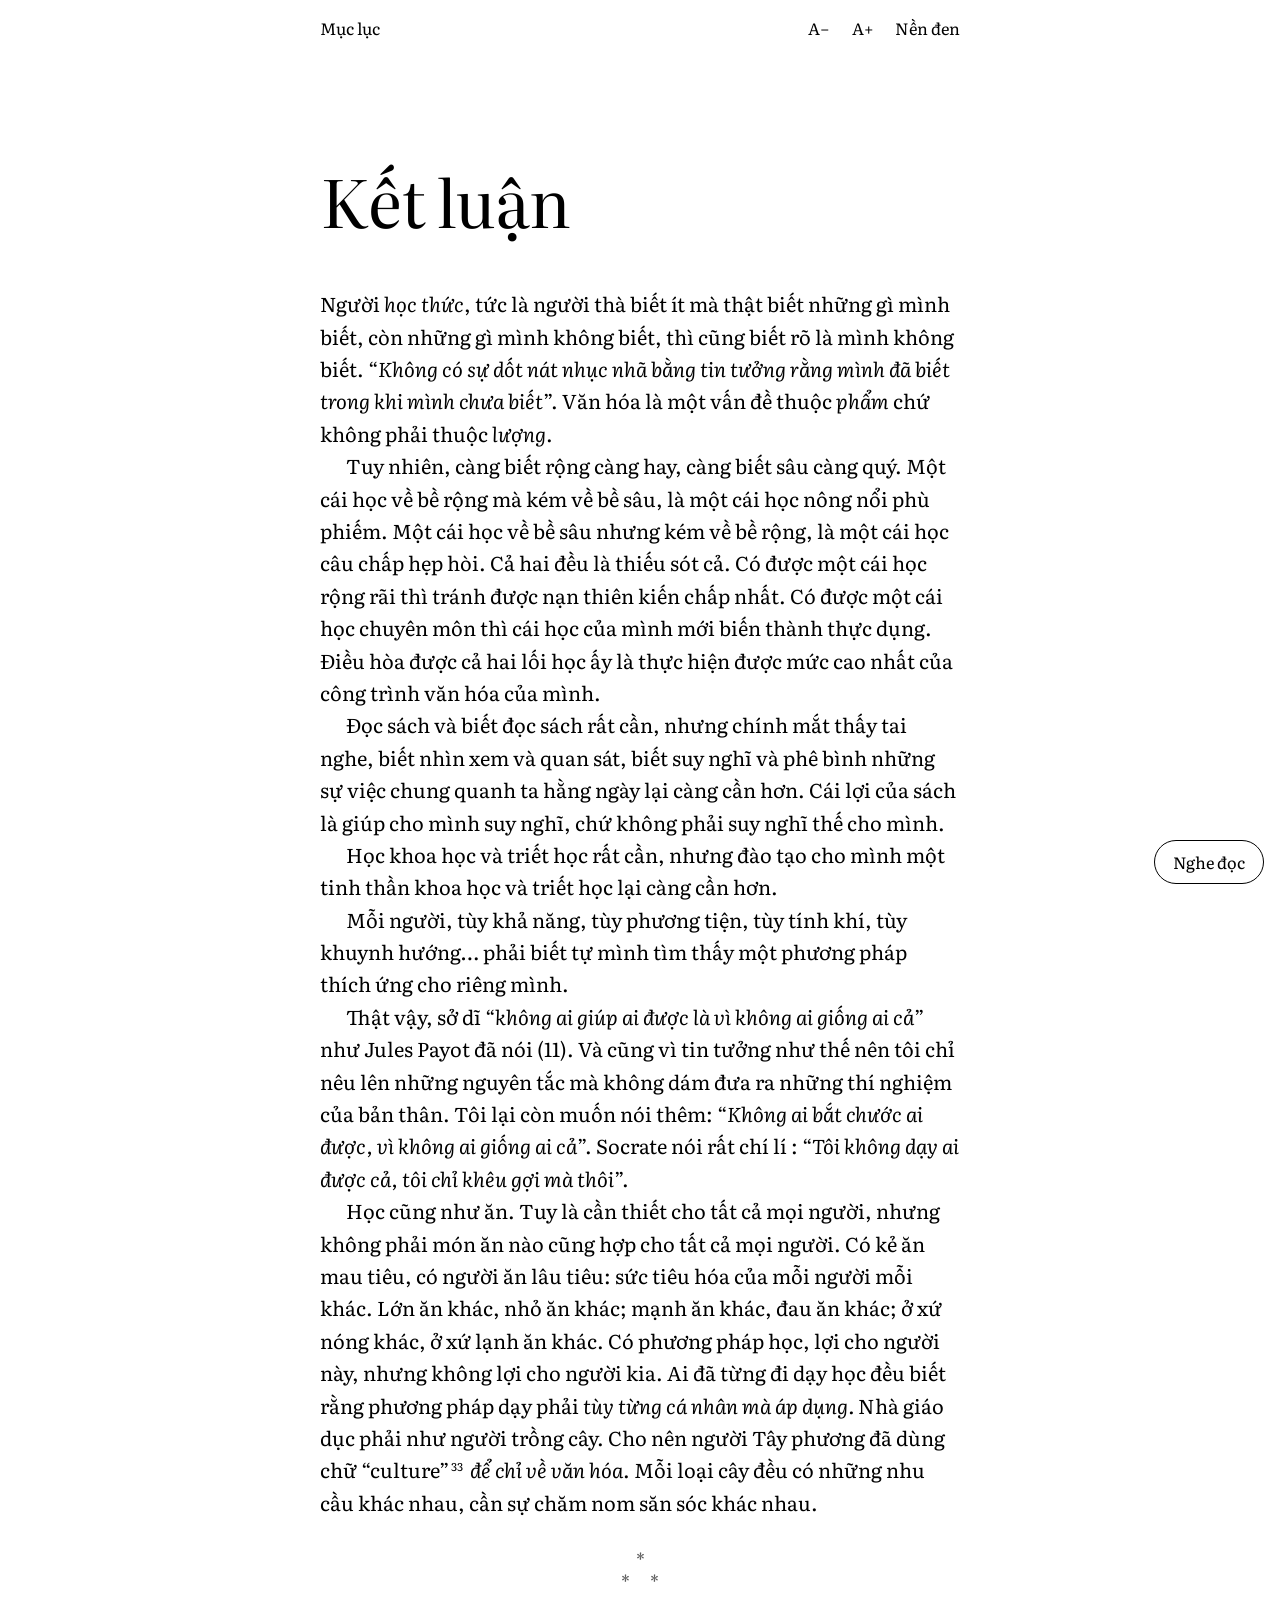
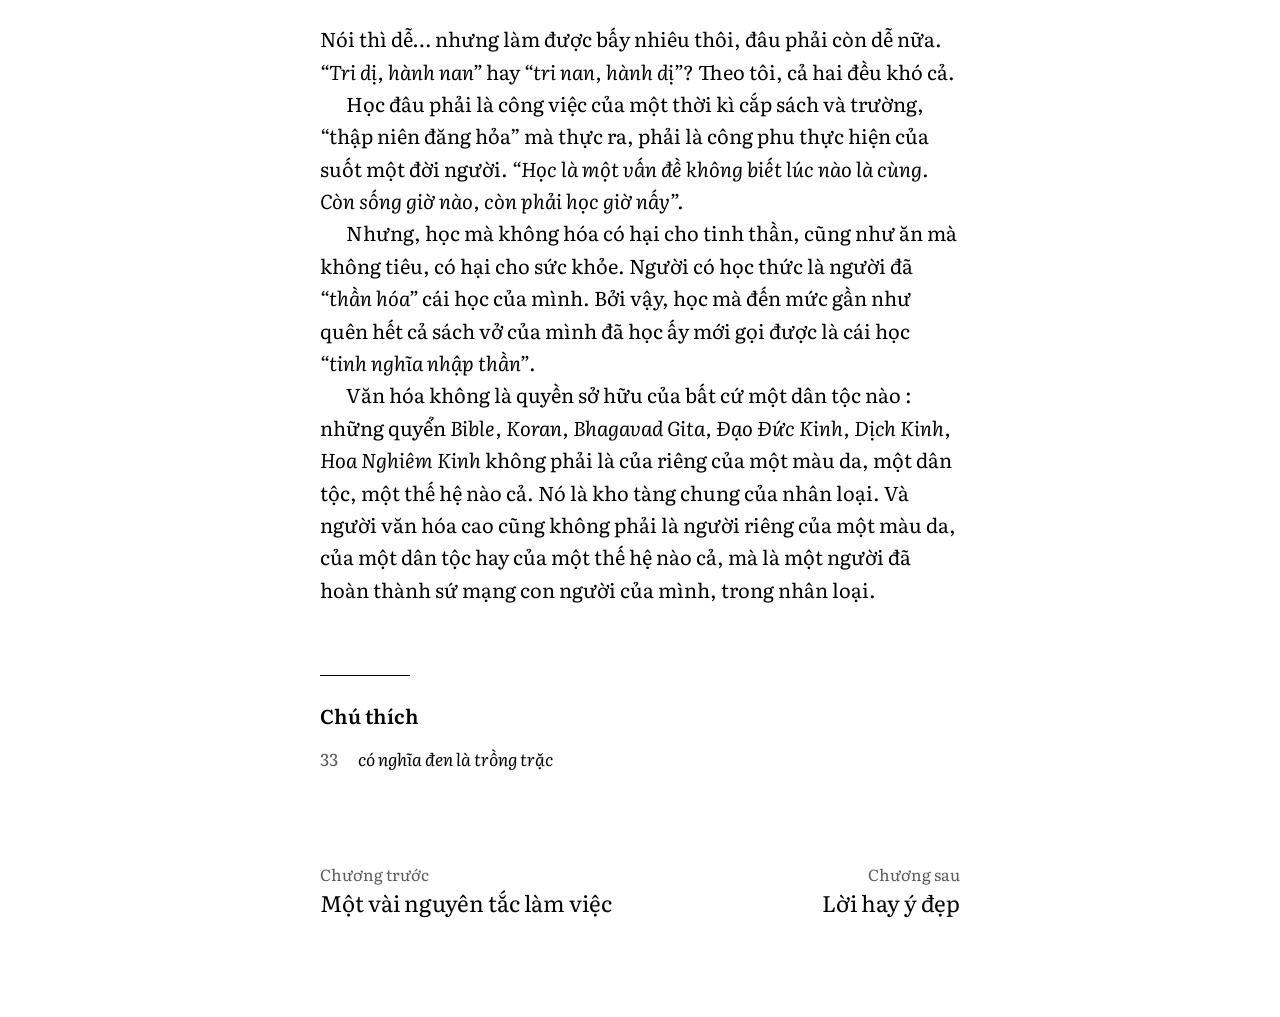
<file: site/ket-luan.html>
<!doctype html>
<html lang="vi">
<head>
<meta charset="utf-8">
<meta name="viewport" content="width=device-width, initial-scale=1">
<meta name="color-scheme" content="light dark">
<meta name="robots" content="noindex, nofollow">
<meta name="theme-color" content="#ffffff" media="(prefers-color-scheme: light)">
<meta name="theme-color" content="#000000" media="(prefers-color-scheme: dark)">
<title>Kết luận | Tôi tự học</title>
<script>
(function () {
  var d = document.documentElement;
  try {
    var t = localStorage.getItem("tth-theme");
    if (t === "dark" || t === "light") d.dataset.theme = t;
    var s = localStorage.getItem("tth-size");
    if (s) d.dataset.size = s;
  } catch (e) {}
})();
</script>
<link rel="stylesheet" href="assets/style.css">
</head>
<body data-slug="ket-luan" data-title="Kết luận">
<header class="bar">
  <a class="bar-link" href="index.html">Mục lục</a>
  <div class="bar-tools">
    <span class="size" role="group" aria-label="Cỡ chữ"><button type="button" data-action="smaller" aria-label="Chữ nhỏ hơn">A−</button><button type="button" data-action="larger" aria-label="Chữ lớn hơn">A+</button></span>
    <button type="button" class="theme" data-action="theme">Nền đen</button>
  </div>
</header>
<main class="page">
<header class="opener">
<h1 class="title">Kết luận</h1>
</header>

<article class="text">
<p>Người <em>học thức</em>, tức là người thà biết ít mà thật biết những gì mình biết, còn những gì mình không biết, thì cũng biết rõ là mình không biết. “<em>Không có sự dốt nát nhục nhã bằng tin tưởng rằng mình đã biết trong khi mình chưa biết</em>”. Văn hóa là một vấn đề thuộc <em>phẩm</em> chứ không phải thuộc <em>lượng</em>.</p>
<p>Tuy nhiên, càng biết rộng càng hay, càng biết sâu càng quý. Một cái học về bề rộng mà kém về bề sâu, là một cái học nông nổi phù phiếm. Một cái học về bề sâu nhưng kém về bề rộng, là một cái học câu chấp hẹp hòi. Cả hai đều là thiếu sót cả. Có được một cái học rộng rãi thì tránh được nạn thiên kiến chấp nhất. Có được một cái học chuyên môn thì cái học của mình mới biến thành thực dụng. Điều hòa được cả hai lối học ấy là thực hiện được mức cao nhất của công trình văn hóa của mình.</p>
<p>Đọc sách và biết đọc sách rất cần, nhưng chính mắt thấy tai nghe, biết nhìn xem và quan sát, biết suy nghĩ và phê bình những sự việc chung quanh ta hằng ngày lại càng cần hơn. Cái lợi của sách là giúp cho mình suy nghĩ, chứ không phải suy nghĩ thế cho mình.</p>
<p>Học khoa học và triết học rất cần, nhưng đào tạo cho mình một tinh thần khoa học và triết học lại càng cần hơn.</p>
<p>Mỗi người, tùy khả năng, tùy phương tiện, tùy tính khí, tùy khuynh hướng… phải biết tự mình tìm thấy một phương pháp thích ứng cho riêng mình.</p>
<p>Thật vậy, sở dĩ “<em>không ai giúp ai được là vì không ai giống ai cả</em>” như Jules Payot đã nói (11). Và cũng vì tin tưởng như thế nên tôi chỉ nêu lên những nguyên tắc mà không dám đưa ra những thí nghiệm của bản thân. Tôi lại còn muốn nói thêm: “<em>Không ai bắt chước ai được, vì không ai giống ai cả</em>”. Socrate nói rất chí lí : “<em>Tôi không dạy ai được cả, tôi chỉ khêu gợi mà thôi</em>”.</p>
<p>Học cũng như ăn. Tuy là cần thiết cho tất cả mọi người, nhưng không phải món ăn nào cũng hợp cho tất cả mọi người. Có kẻ ăn mau tiêu, có người ăn lâu tiêu: sức tiêu hóa của mỗi người mỗi khác. Lớn ăn khác, nhỏ ăn khác; mạnh ăn khác, đau ăn khác; ở xứ nóng khác, ở xứ lạnh ăn khác. Có phương pháp học, lợi cho người này, nhưng không lợi cho người kia. Ai đã từng đi dạy học đều biết rằng phương pháp dạy phải <em>tùy từng cá nhân mà áp dụng.</em> Nhà giáo dục phải như người trồng cây. Cho nên người Tây phương đã dùng chữ “culture”<sup><a class="fn" href="#chu-thich-33" id="ref-33" data-n="33" aria-label="Chú thích 33">33</a></sup> <em>để chỉ về văn hóa</em>. Mỗi loại cây đều có những nhu cầu khác nhau, cần sự chăm nom săn sóc khác nhau.</p>
<div class="break" aria-hidden="true"><span>*</span><span>*&#8195;*</span></div>
<p>Nói thì dễ… nhưng làm được bấy nhiêu thôi, đâu phải còn dễ nữa. <em>“Tri dị, hành nan”</em> hay <em>“tri nan, hành dị”</em>? Theo tôi, cả hai đều khó cả.</p>
<p>Học đâu phải là công việc của một thời kì cắp sách và trường, “thập niên đăng hỏa” mà thực ra, phải là công phu thực hiện của suốt một đời người. <em>“Học là một vấn đề không biết lúc nào là cùng. Còn sống giờ nào, còn phải học giờ nấy”.</em></p>
<p>Nhưng, học mà không hóa có hại cho tinh thần, cũng như ăn mà không tiêu, có hại cho sức khỏe. Người có học thức là người đã <em>“thần hóa”</em> cái học của mình. Bởi vậy, học mà đến mức gần như quên hết cả sách vở của mình đã học ấy mới gọi được là cái học <em>“tinh nghĩa nhập thần”</em>.</p>
<p>Văn hóa không là quyền sở hữu của bất cứ một dân tộc nào : những quyển <em>Bible, Koran, Bhagavad Gita, Đạo Đức Kinh, Dịch Kinh, Hoa Nghiêm Kinh</em> không phải là của riêng của một màu da, một dân tộc, một thế hệ nào cả. Nó là kho tàng chung của nhân loại. Và người văn hóa cao cũng không phải là người riêng của một màu da, của một dân tộc hay của một thế hệ nào cả, mà là một người đã hoàn thành sứ mạng con người của mình, trong nhân loại.</p>
</article>
<section class="notes" aria-labelledby="chu-thich">
<h2 id="chu-thich">Chú thích</h2>
<ol>
<li id="chu-thich-33"><span class="note-n"><a href="#ref-33" aria-label="Quay lại đoạn có chú thích 33">33</a></span><span class="note-text"><em>có nghĩa đen là trồng trặc</em></span></li>
</ol>
</section>
<nav class="chapter-nav" aria-label="Chuyển chương">
<a class="next" href="phu-luc.html" rel="next"><span class="dir">Chương sau</span><span class="nav-title">Lời hay ý đẹp</span></a>
<a class="prev" href="chuong-8.html" rel="prev"><span class="dir">Chương trước</span><span class="nav-title">Một vài nguyên tắc làm việc</span></a>
</nav>
</main>
<script src="assets/reader.js"></script>
</body>
</html>
</file>
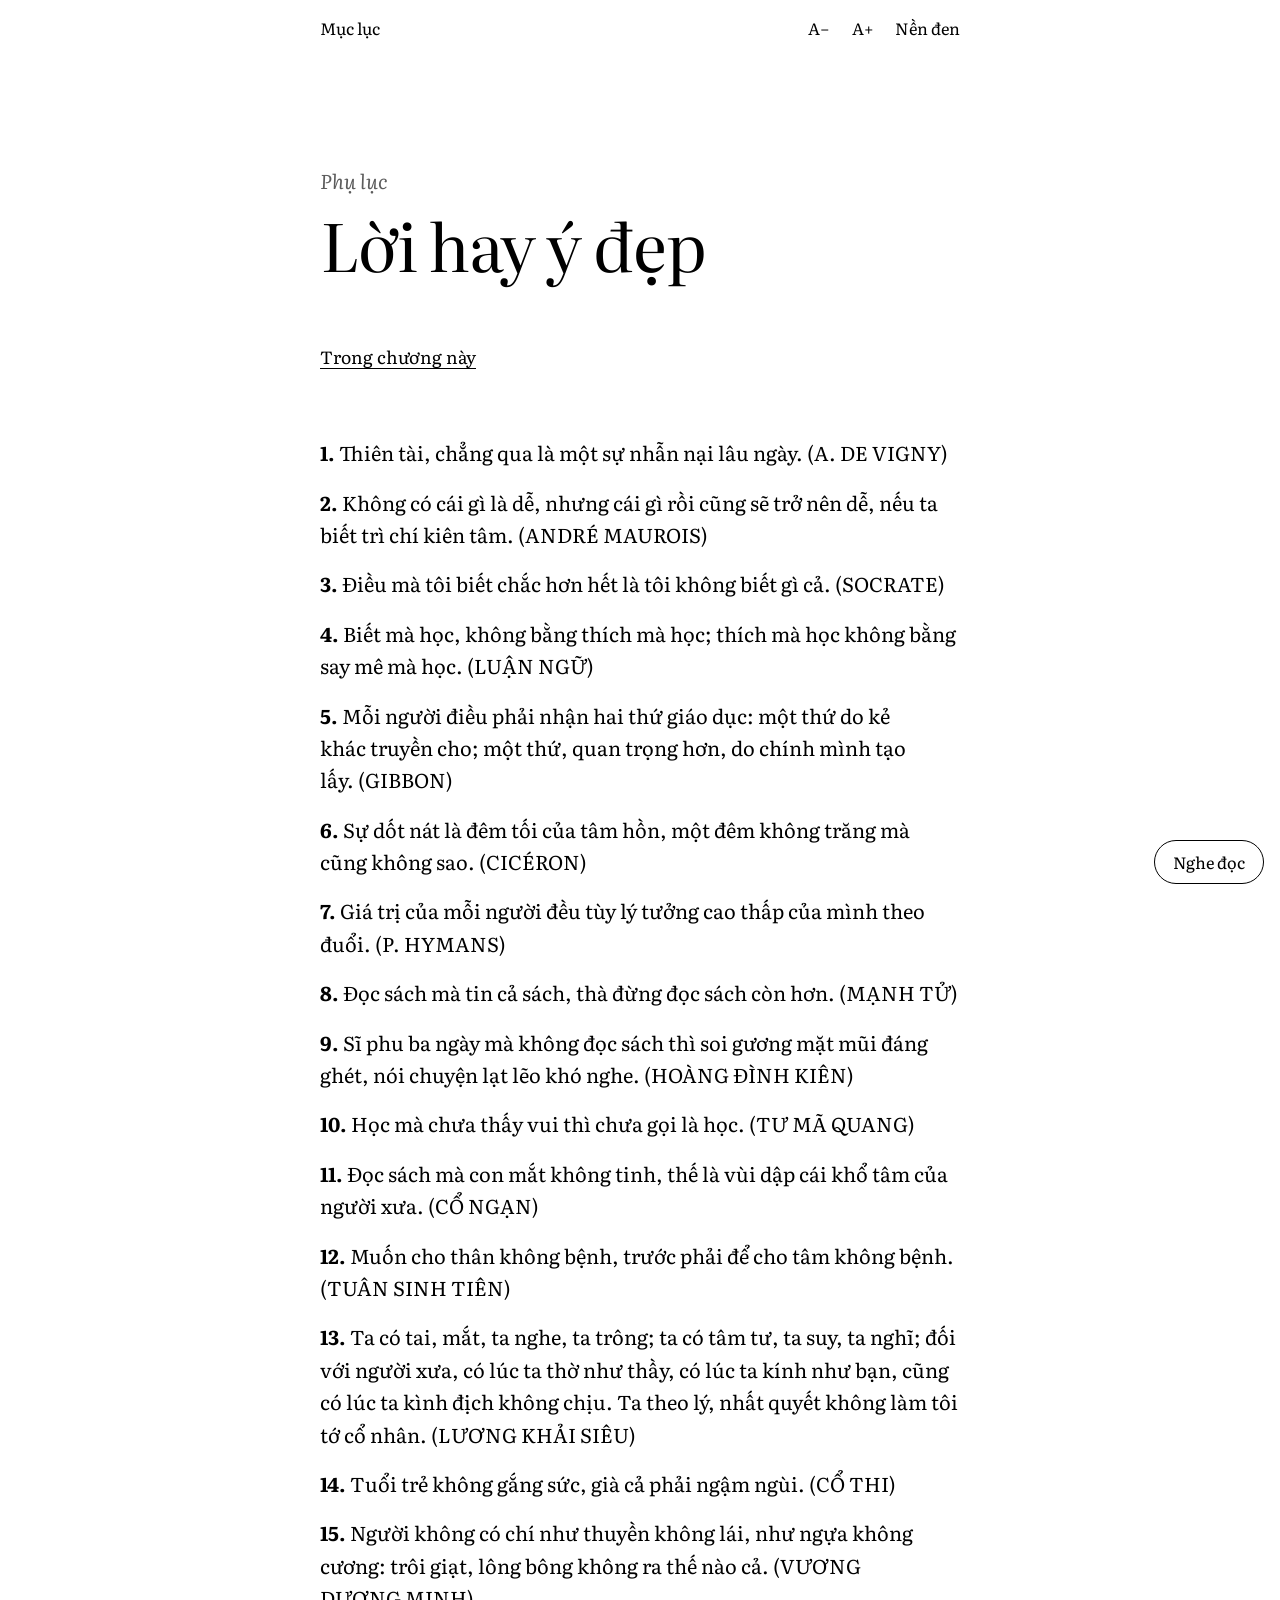
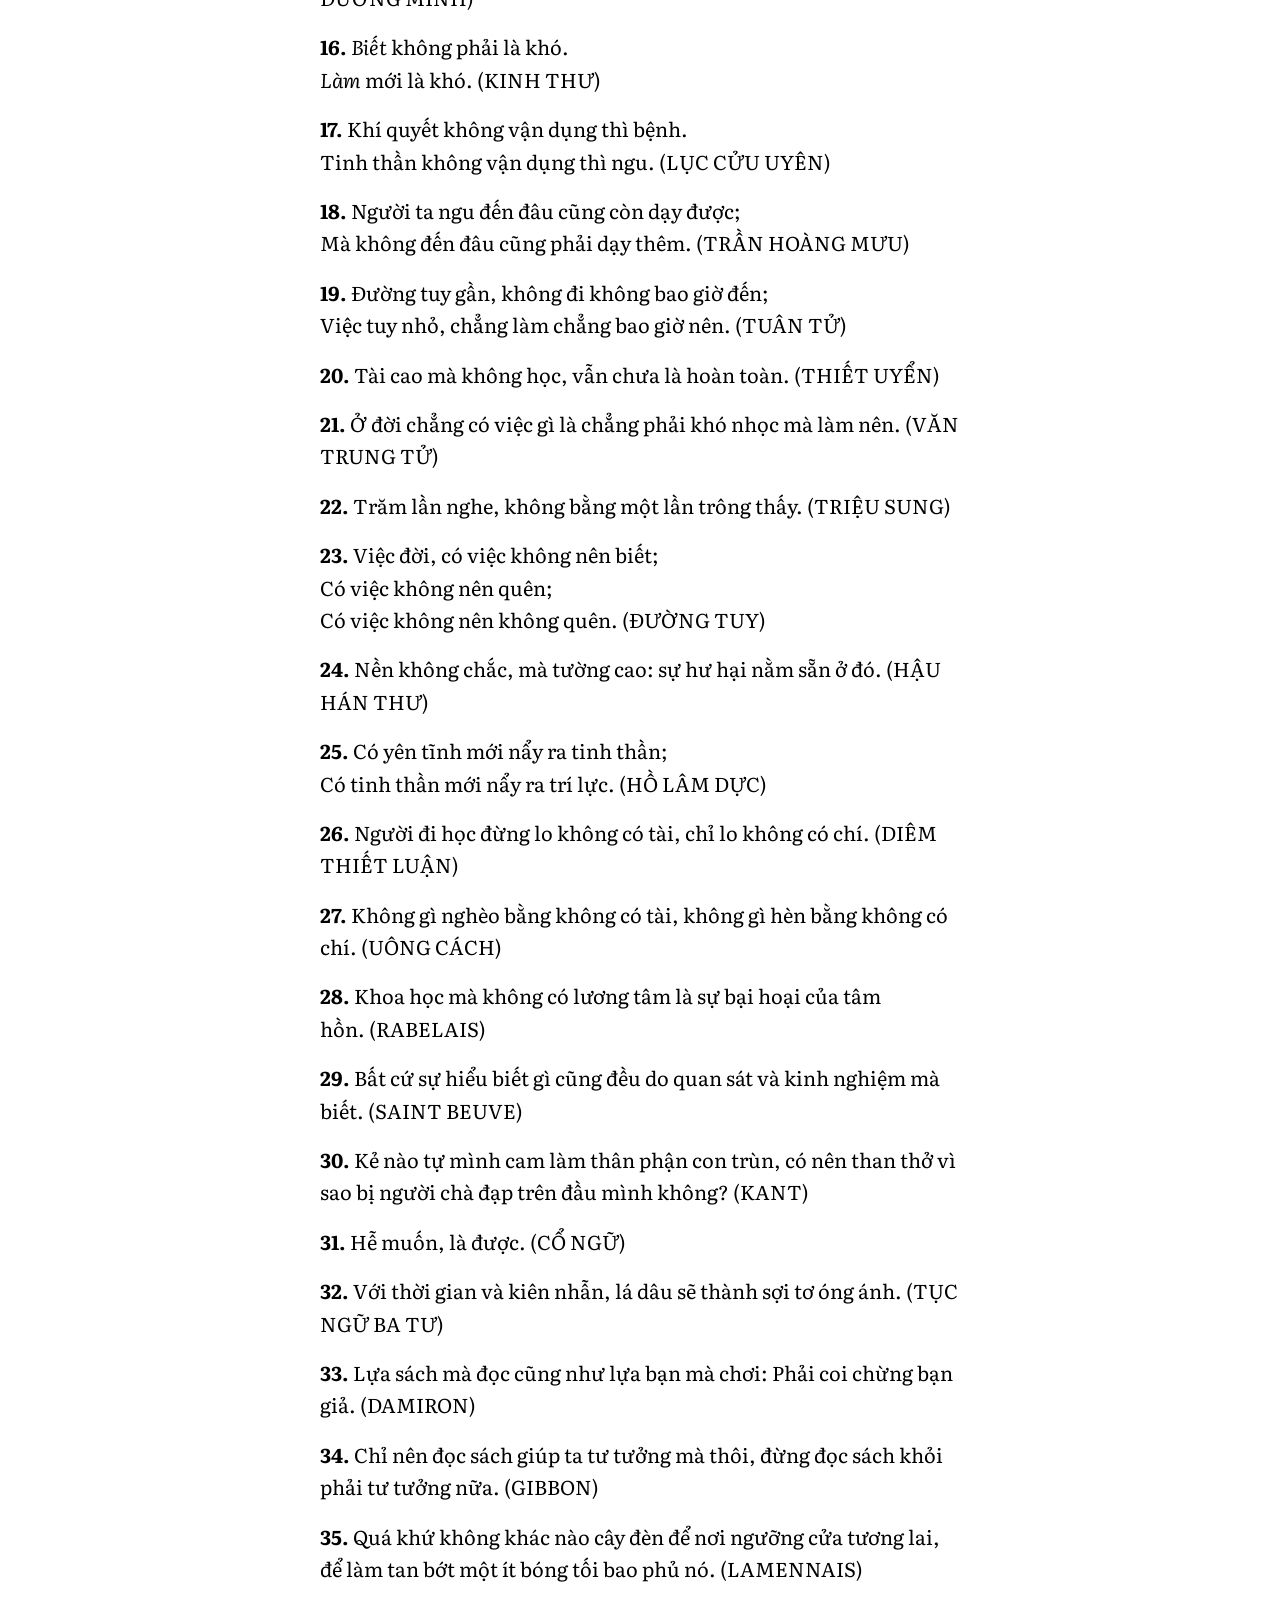
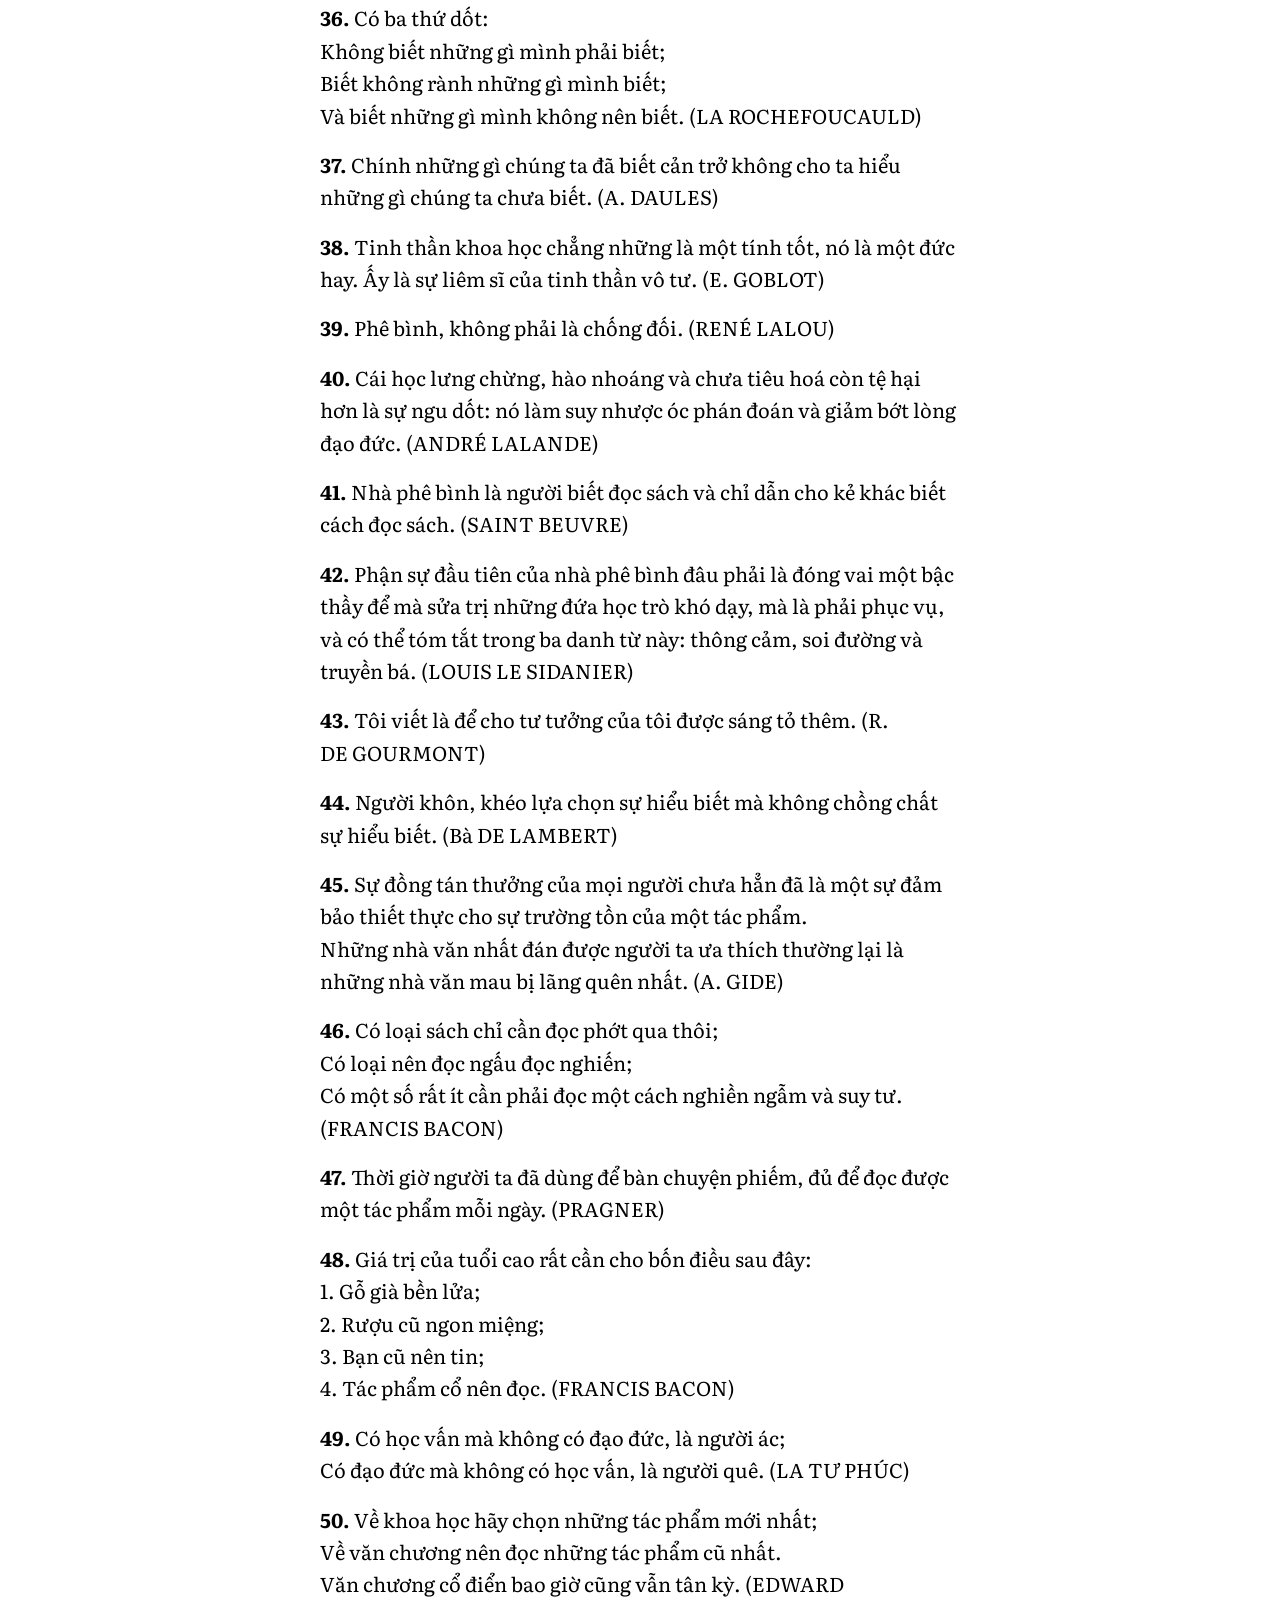
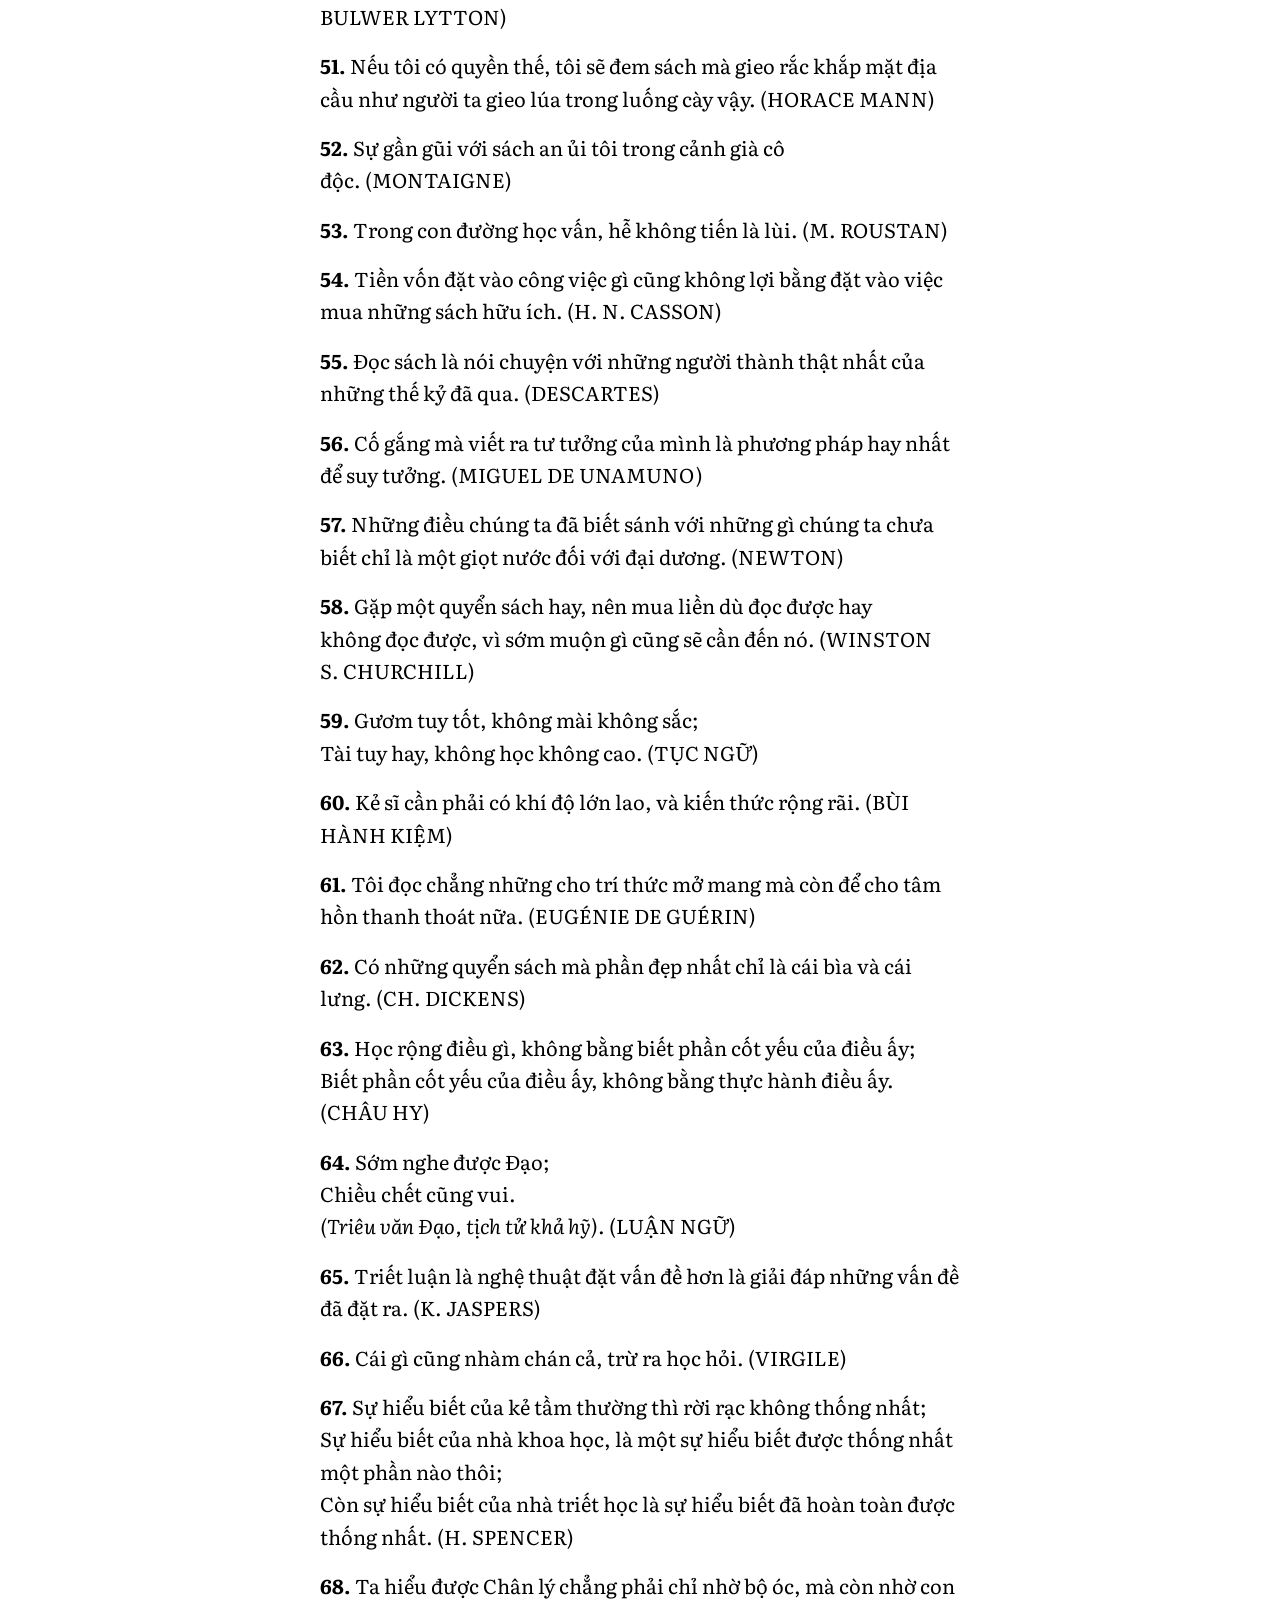
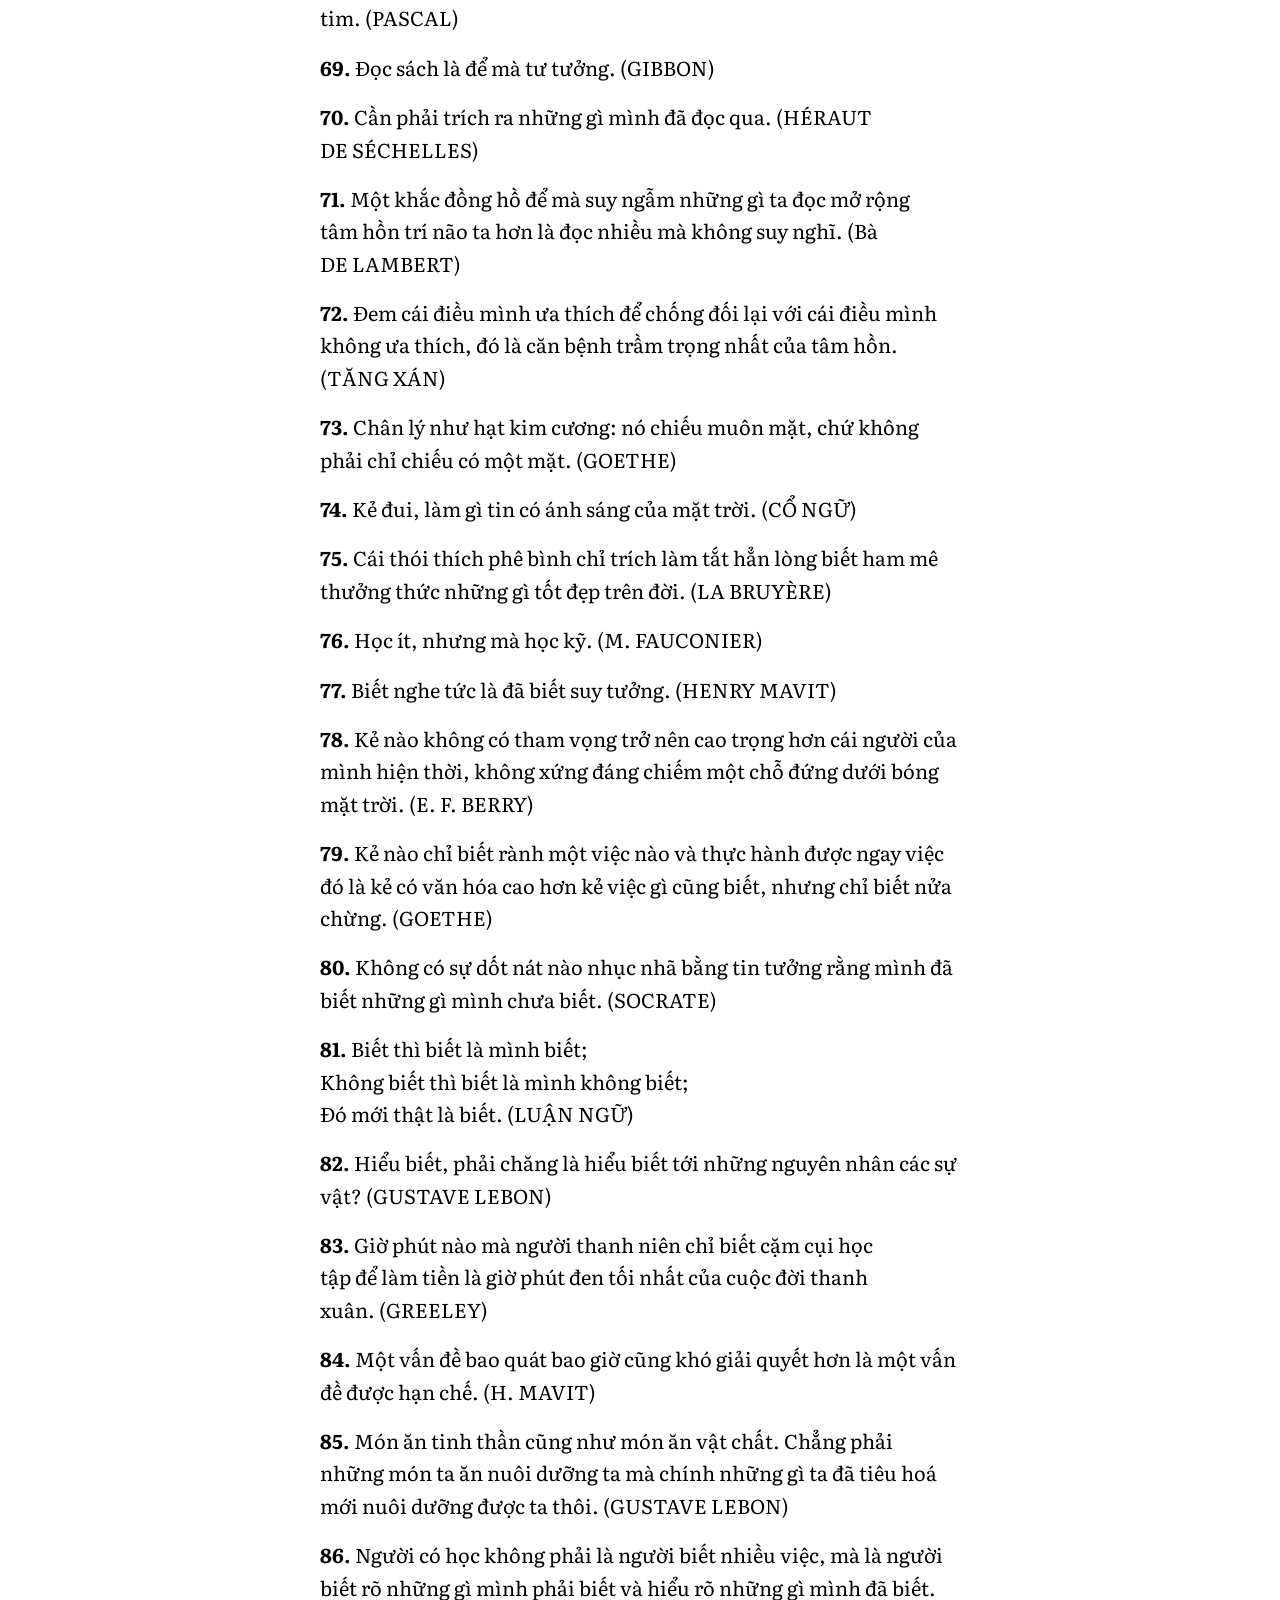
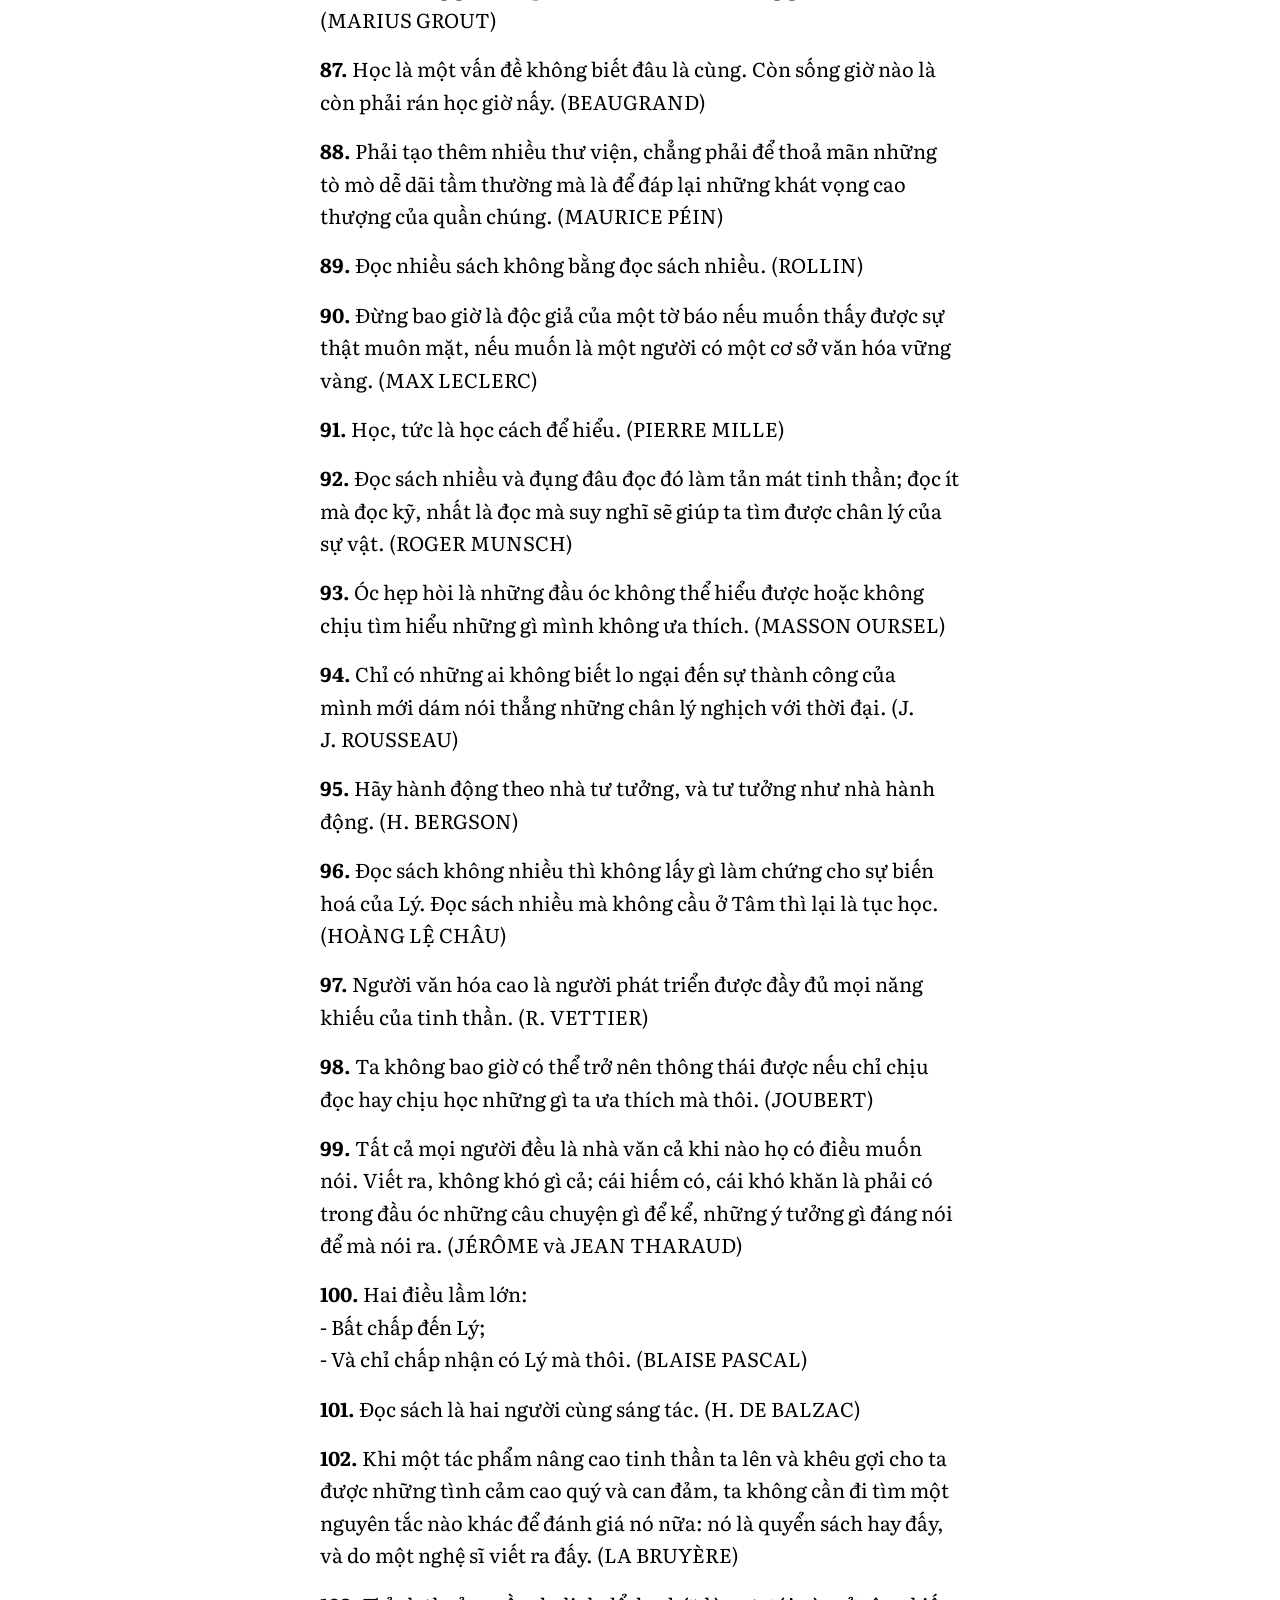
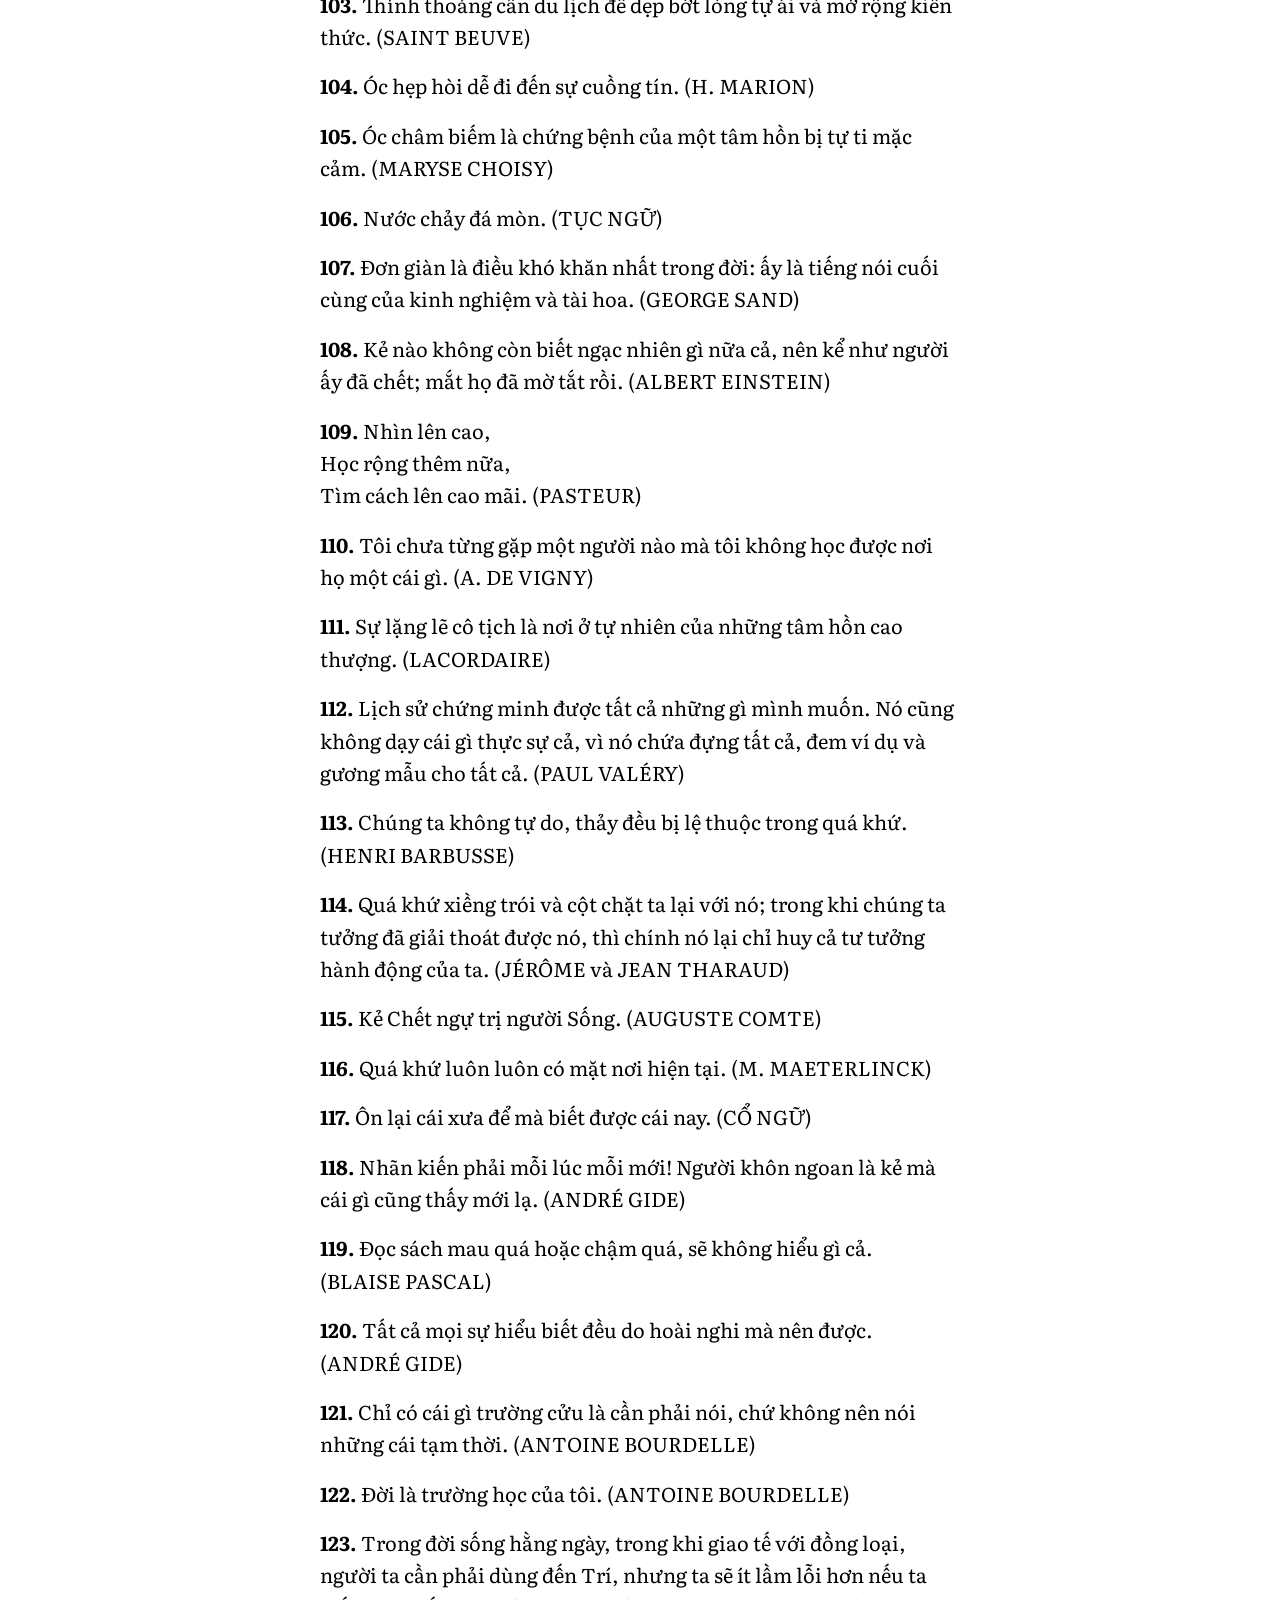
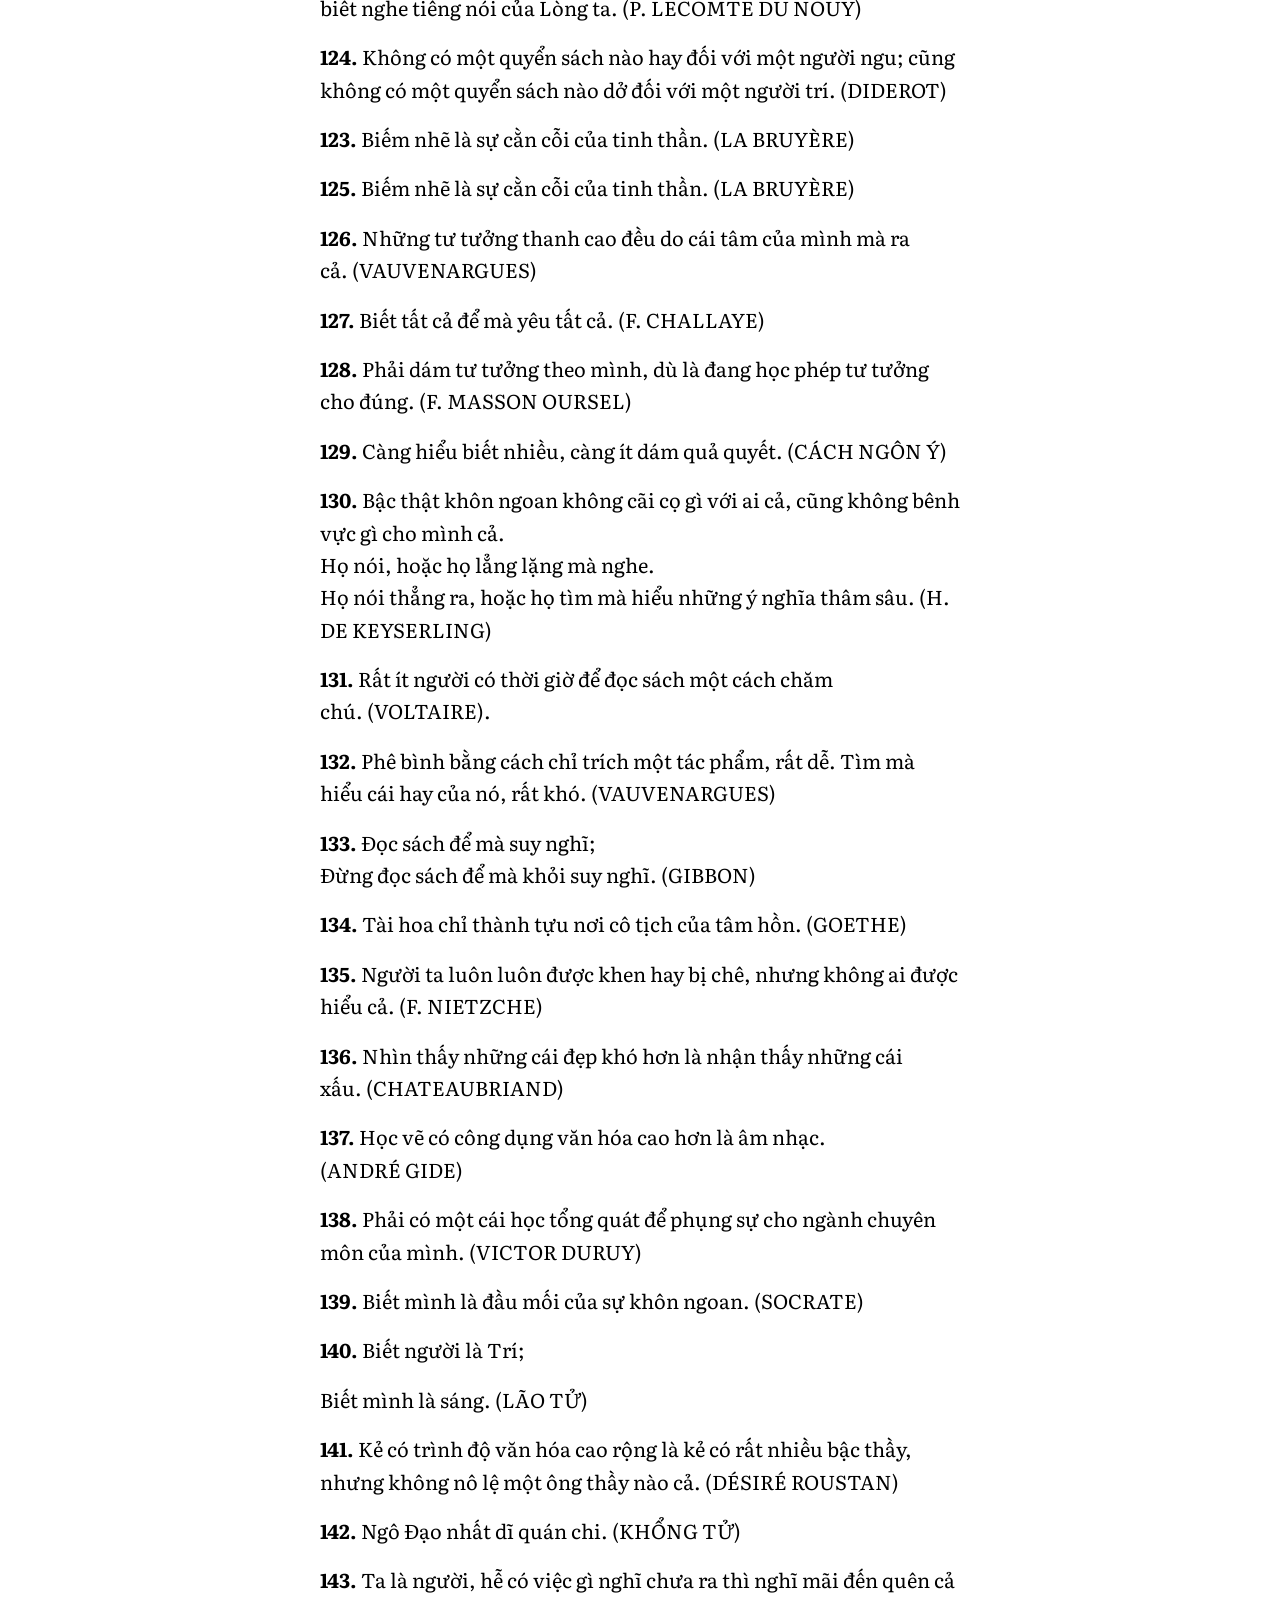
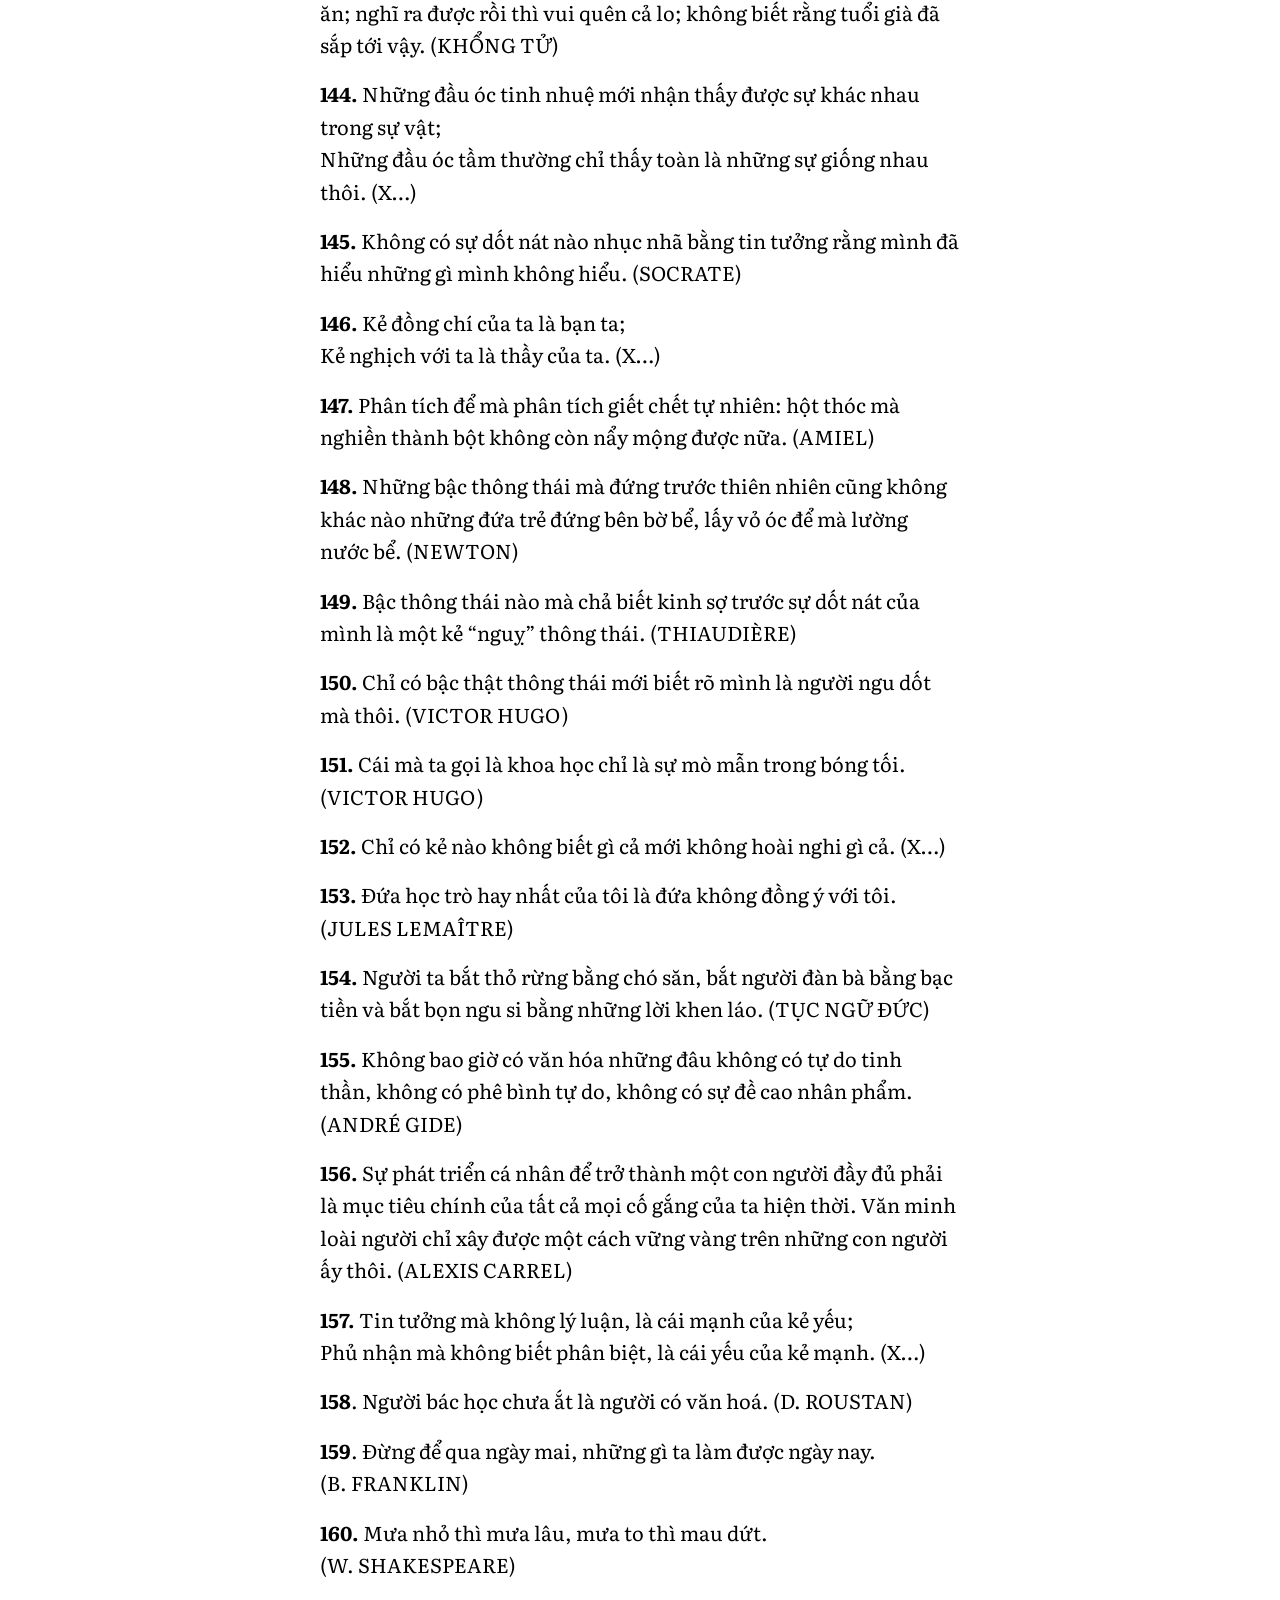
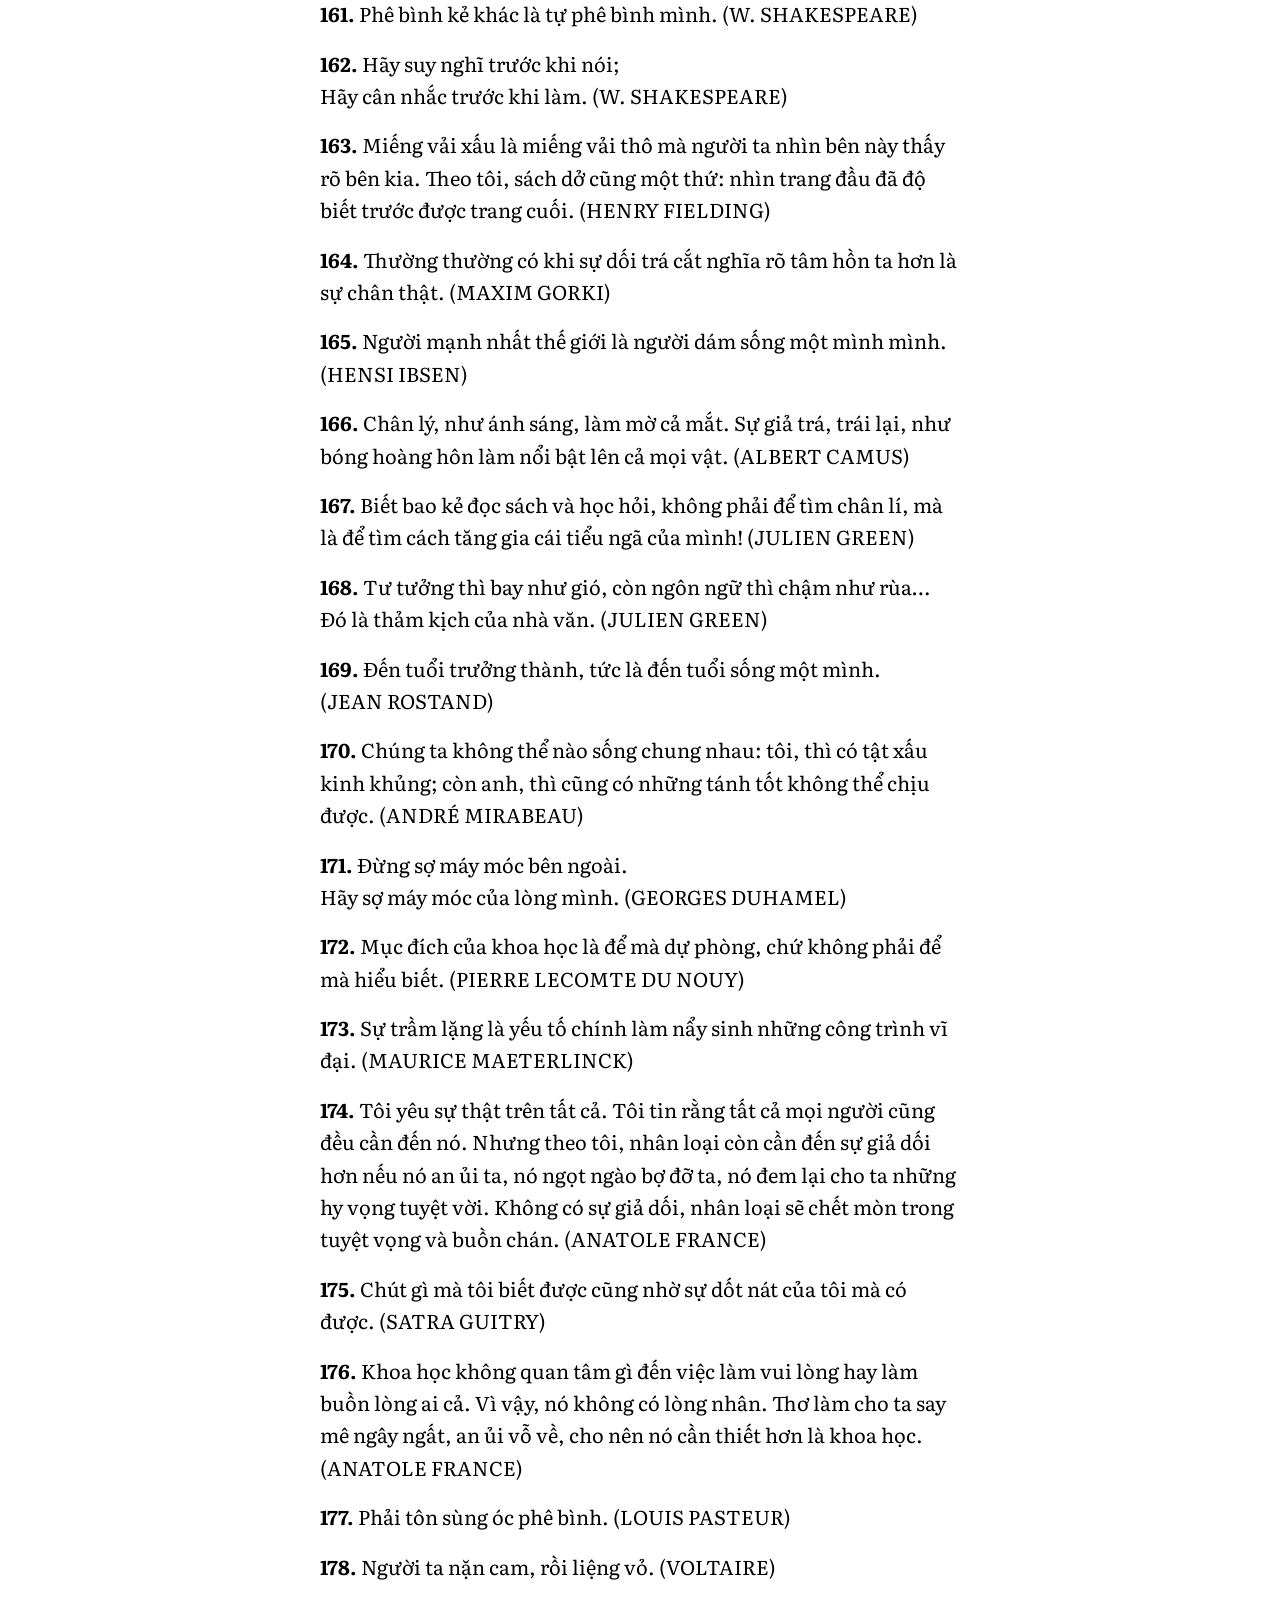
<file: site/phu-luc.html>
<!doctype html>
<html lang="vi">
<head>
<meta charset="utf-8">
<meta name="viewport" content="width=device-width, initial-scale=1">
<meta name="color-scheme" content="light dark">
<meta name="robots" content="noindex, nofollow">
<meta name="theme-color" content="#ffffff" media="(prefers-color-scheme: light)">
<meta name="theme-color" content="#000000" media="(prefers-color-scheme: dark)">
<title>Phụ lục: Lời hay ý đẹp | Tôi tự học</title>
<script>
(function () {
  var d = document.documentElement;
  try {
    var t = localStorage.getItem("tth-theme");
    if (t === "dark" || t === "light") d.dataset.theme = t;
    var s = localStorage.getItem("tth-size");
    if (s) d.dataset.size = s;
  } catch (e) {}
})();
</script>
<link rel="stylesheet" href="assets/style.css">
</head>
<body data-slug="phu-luc" data-title="Lời hay ý đẹp">
<header class="bar">
  <a class="bar-link" href="index.html">Mục lục</a>
  <div class="bar-tools">
    <span class="size" role="group" aria-label="Cỡ chữ"><button type="button" data-action="smaller" aria-label="Chữ nhỏ hơn">A−</button><button type="button" data-action="larger" aria-label="Chữ lớn hơn">A+</button></span>
    <button type="button" class="theme" data-action="theme">Nền đen</button>
  </div>
</header>
<main class="page">
<header class="opener">
<p class="label">Phụ lục</p><h1 class="title">Lời hay ý đẹp</h1>
</header>
<details class="contents">
<summary>Trong chương này</summary>
<ul>
<li class=""><a href="#ghi-chu">Ghi chú</a></li>
</ul>
</details>
<article class="text" data-kind="list">
<p><strong>1.</strong> Thiên tài, chẳng qua là một sự nhẫn nại lâu ngày. (A. DE VIGNY)</p>
<p><strong>2.</strong> Không có cái gì là dễ, nhưng cái gì rồi cũng sẽ trở nên dễ, nếu ta biết trì chí kiên tâm. (ANDRÉ MAUROIS)</p>
<p><strong>3.</strong> Điều mà tôi biết chắc hơn hết là tôi không biết gì cả. (SOCRATE)</p>
<p><strong>4.</strong> Biết mà học, không bằng thích mà học; thích mà học không bằng say mê mà học. (LUẬN NGỮ)</p>
<p><strong>5.</strong> Mỗi người điều phải nhận hai thứ giáo dục: một thứ do kẻ khác truyền cho; một thứ, quan trọng hơn, do chính mình tạo lấy. (GIBBON)</p>
<p><strong>6.</strong> Sự dốt nát là đêm tối của tâm hồn, một đêm không trăng mà cũng không sao. (CICÉRON)</p>
<p><strong>7.</strong> Giá trị của mỗi người đều tùy lý tưởng cao thấp của mình theo đuổi. (P. HYMANS)</p>
<p><strong>8.</strong> Đọc sách mà tin cả sách, thà đừng đọc sách còn hơn. (MẠNH TỬ)</p>
<p><strong>9.</strong> Sĩ phu ba ngày mà không đọc sách thì soi gương mặt mũi đáng ghét, nói chuyện lạt lẽo khó nghe. (HOÀNG ĐÌNH KIÊN)</p>
<p><strong>10.</strong> Học mà chưa thấy vui thì chưa gọi là học. (TƯ MÃ QUANG)</p>
<p><strong>11.</strong> Đọc sách mà con mắt không tinh, thế là vùi dập cái khổ tâm của người xưa. (CỔ NGẠN)</p>
<p><strong>12.</strong> Muốn cho thân không bệnh, trước phải để cho tâm không bệnh. (TUÂN SINH TIÊN)</p>
<p><strong>13.</strong> Ta có tai, mắt, ta nghe, ta trông; ta có tâm tư, ta suy, ta nghĩ; đối với người xưa, có lúc ta thờ như thầy, có lúc ta kính như bạn, cũng có lúc ta kình địch không chịu. Ta theo lý, nhất quyết không làm tôi tớ cổ nhân. (LƯƠNG KHẢI SIÊU)</p>
<p><strong>14.</strong> Tuổi trẻ không gắng sức, già cả phải ngậm ngùi. (CỔ THI)</p>
<p><strong>15.</strong> Người không có chí như thuyền không lái, như ngựa không cương: trôi giạt, lông bông không ra thế nào cả. (VƯƠNG DƯƠNG MINH)</p>
<p><strong>16.</strong> <em>Biết</em> không phải là khó.<br><em>Làm</em> mới là khó. (KINH THƯ)</p>
<p><strong>17.</strong> Khí quyết không vận dụng thì bệnh.<br>Tinh thần không vận dụng thì ngu. (LỤC CỬU UYÊN)</p>
<p><strong>18.</strong> Người ta ngu đến đâu cũng còn dạy được;<br>Mà không đến đâu cũng phải dạy thêm. (TRẦN HOÀNG MƯU)</p>
<p><strong>19.</strong> Đường tuy gần, không đi không bao giờ đến;<br>Việc tuy nhỏ, chẳng làm chẳng bao giờ nên. (TUÂN TỬ)</p>
<p><strong>20.</strong> Tài cao mà không học, vẫn chưa là hoàn toàn. (THIẾT UYỂN)</p>
<p><strong>21.</strong> Ở đời chẳng có việc gì là chẳng phải khó nhọc mà làm nên. (VĂN TRUNG TỬ)</p>
<p><strong>22.</strong> Trăm lần nghe, không bằng một lần trông thấy. (TRIỆU SUNG)</p>
<p><strong>23.</strong> Việc đời, có việc không nên biết;<br>Có việc không nên quên;<br>Có việc không nên không quên. (ĐƯỜNG TUY)</p>
<p><strong>24.</strong> Nền không chắc, mà tường cao: sự hư hại nằm sẵn ở đó. (HẬU HÁN THƯ)</p>
<p><strong>25.</strong> Có yên tĩnh mới nẩy ra tinh thần;<br>Có tinh thần mới nẩy ra trí lực. (HỒ LÂM DỰC)</p>
<p><strong>26.</strong> Người đi học đừng lo không có tài, chỉ lo không có chí. (DIÊM THIẾT LUẬN)</p>
<p><strong>27.</strong> Không gì nghèo bằng không có tài, không gì hèn bằng không có chí. (UÔNG CÁCH)</p>
<p><strong>28.</strong> Khoa học mà không có lương tâm là sự bại hoại của tâm hồn. (RABELAIS)</p>
<p><strong>29.</strong> Bất cứ sự hiểu biết gì cũng đều do quan sát và kinh nghiệm mà biết. (SAINT BEUVE)</p>
<p><strong>30.</strong> Kẻ nào tự mình cam làm thân phận con trùn, có nên than thở vì sao bị người chà đạp trên đầu mình không? (KANT)</p>
<p><strong>31.</strong> Hễ muốn, là được. (CỔ NGỮ)</p>
<p><strong>32.</strong> Với thời gian và kiên nhẫn, lá dâu sẽ thành sợi tơ óng ánh. (TỤC NGỮ BA TƯ)</p>
<p><strong>33.</strong> Lựa sách mà đọc cũng như lựa bạn mà chơi: Phải coi chừng bạn giả. (DAMIRON)</p>
<p><strong>34.</strong> Chỉ nên đọc sách giúp ta tư tưởng mà thôi, đừng đọc sách khỏi phải tư tưởng nữa. (GIBBON)</p>
<p><strong>35.</strong> Quá khứ không khác nào cây đèn để nơi ngưỡng cửa tương lai, để làm tan bớt một ít bóng tối bao phủ nó. (LAMENNAIS)</p>
<p><strong>36.</strong> Có ba thứ dốt:<br>Không biết những gì mình phải biết;<br>Biết không rành những gì mình biết;<br>Và biết những gì mình không nên biết. (LA ROCHEFOUCAULD)</p>
<p><strong>37.</strong> Chính những gì chúng ta đã biết cản trở không cho ta hiểu những gì chúng ta chưa biết. (A. DAULES)</p>
<p><strong>38.</strong> Tinh thần khoa học chẳng những là một tính tốt, nó là một đức hay. Ấy là sự liêm sĩ của tinh thần vô tư. (E. GOBLOT)</p>
<p><strong>39.</strong> Phê bình, không phải là chống đối. (RENÉ LALOU)</p>
<p><strong>40.</strong> Cái học lưng chừng, hào nhoáng và chưa tiêu hoá còn tệ hại hơn là sự ngu dốt: nó làm suy nhược óc phán đoán và giảm bớt lòng đạo đức. (ANDRÉ LALANDE)</p>
<p><strong>41.</strong> Nhà phê bình là người biết đọc sách và chỉ dẫn cho kẻ khác biết cách đọc sách. (SAINT BEUVRE)</p>
<p><strong>42.</strong> Phận sự đầu tiên của nhà phê bình đâu phải là đóng vai một bậc thầy để mà sửa trị những đứa học trò khó dạy, mà là phải phục vụ, và có thể tóm tắt trong ba danh từ này: thông cảm, soi đường và truyền bá. (LOUIS LE SIDANIER)</p>
<p><strong>43.</strong> Tôi viết là để cho tư tưởng của tôi được sáng tỏ thêm. (R. DE GOURMONT)</p>
<p><strong>44.</strong> Người khôn, khéo lựa chọn sự hiểu biết mà không chồng chất sự hiểu biết. (Bà DE LAMBERT)</p>
<p><strong>45.</strong> Sự đồng tán thưởng của mọi người chưa hẳn đã là một sự đảm bảo thiết thực cho sự trường tồn của một tác phẩm.<br>Những nhà văn nhất đán được người ta ưa thích thường lại là những nhà văn mau bị lãng quên nhất. (A. GIDE)</p>
<p><strong>46.</strong> Có loại sách chỉ cần đọc phớt qua thôi;<br>Có loại nên đọc ngấu đọc nghiến;<br>Có một số rất ít cần phải đọc một cách nghiền ngẫm và suy tư. (FRANCIS BACON)</p>
<p><strong>47.</strong> Thời giờ người ta đã dùng để bàn chuyện phiếm, đủ để đọc được một tác phẩm mỗi ngày. (PRAGNER)</p>
<p><strong>48.</strong> Giá trị của tuổi cao rất cần cho bốn điều sau đây:<br>1. Gỗ già bền lửa;<br>2. Rượu cũ ngon miệng;<br>3. Bạn cũ nên tin;<br>4. Tác phẩm cổ nên đọc. (FRANCIS BACON)</p>
<p><strong>49.</strong> Có học vấn mà không có đạo đức, là người ác;<br>Có đạo đức mà không có học vấn, là người quê. (LA TƯ PHÚC)</p>
<p><strong>50.</strong> Về khoa học hãy chọn những tác phẩm mới nhất;<br>Về văn chương nên đọc những tác phẩm cũ nhất.<br>Văn chương cổ điển bao giờ cũng vẫn tân kỳ. (EDWARD BULWER LYTTON)</p>
<p><strong>51.</strong> Nếu tôi có quyền thế, tôi sẽ đem sách mà gieo rắc khắp mặt địa cầu như người ta gieo lúa trong luống cày vậy. (HORACE MANN)</p>
<p><strong>52.</strong> Sự gần gũi với sách an ủi tôi trong cảnh già cô độc. (MONTAIGNE)</p>
<p><strong>53.</strong> Trong con đường học vấn, hễ không tiến là lùi. (M. ROUSTAN)</p>
<p><strong>54.</strong> Tiền vốn đặt vào công việc gì cũng không lợi bằng đặt vào việc mua những sách hữu ích. (H. N. CASSON)</p>
<p><strong>55.</strong> Đọc sách là nói chuyện với những người thành thật nhất của những thế kỷ đã qua. (DESCARTES)</p>
<p><strong>56.</strong> Cố gắng mà viết ra tư tưởng của mình là phương pháp hay nhất để suy tưởng. (MIGUEL DE UNAMUNO)</p>
<p><strong>57.</strong> Những điều chúng ta đã biết sánh với những gì chúng ta chưa biết chỉ là một giọt nước đối với đại dương. (NEWTON)</p>
<p><strong>58.</strong> Gặp một quyển sách hay, nên mua liền dù đọc được hay không đọc được, vì sớm muộn gì cũng sẽ cần đến nó. (WINSTON S. CHURCHILL)</p>
<p><strong>59.</strong> Gươm tuy tốt, không mài không sắc;<br>Tài tuy hay, không học không cao. (TỤC NGỮ)</p>
<p><strong>60.</strong> Kẻ sĩ cần phải có khí độ lớn lao, và kiến thức rộng rãi. (BÙI HÀNH KIỆM)</p>
<p><strong>61.</strong> Tôi đọc chẳng những cho trí thức mở mang mà còn để cho tâm hồn thanh thoát nữa. (EUGÉNIE DE GUÉRIN)</p>
<p><strong>62.</strong> Có những quyển sách mà phần đẹp nhất chỉ là cái bìa và cái lưng. (CH. DICKENS)</p>
<p><strong>63.</strong> Học rộng điều gì, không bằng biết phần cốt yếu của điều ấy;<br>Biết phần cốt yếu của điều ấy, không bằng thực hành điều ấy. (CHÂU HY)</p>
<p><strong>64.</strong> Sớm nghe được Đạo;<br>Chiều chết cũng vui.<br><em>(Triêu văn Đạo, tịch tử khả hỹ)</em>. (LUẬN NGỮ)</p>
<p><strong>65.</strong> Triết luận là nghệ thuật đặt vấn đề hơn là giải đáp những vấn đề đã đặt ra. (K. JASPERS)</p>
<p><strong>66.</strong> Cái gì cũng nhàm chán cả, trừ ra học hỏi. (VIRGILE)</p>
<p><strong>67.</strong> Sự hiểu biết của kẻ tầm thường thì rời rạc không thống nhất;<br>Sự hiểu biết của nhà khoa học, là một sự hiểu biết được thống nhất một phần nào thôi;<br>Còn sự hiểu biết của nhà triết học là sự hiểu biết đã hoàn toàn được thống nhất. (H. SPENCER)</p>
<p><strong>68.</strong> Ta hiểu được Chân lý chẳng phải chỉ nhờ bộ óc, mà còn nhờ con tim. (PASCAL)</p>
<p><strong>69.</strong> Đọc sách là để mà tư tưởng. (GIBBON)</p>
<p><strong>70.</strong> Cần phải trích ra những gì mình đã đọc qua. (HÉRAUT DE SÉCHELLES)</p>
<p><strong>71.</strong> Một khắc đồng hồ để mà suy ngẫm những gì ta đọc mở rộng tâm hồn trí não ta hơn là đọc nhiều mà không suy nghĩ. (Bà DE LAMBERT)</p>
<p><strong>72.</strong> Đem cái điều mình ưa thích để chống đối lại với cái điều mình không ưa thích, đó là căn bệnh trầm trọng nhất của tâm hồn. (TĂNG XÁN)</p>
<p><strong>73.</strong> Chân lý như hạt kim cương: nó chiếu muôn mặt, chứ không phải chỉ chiếu có một mặt. (GOETHE)</p>
<p><strong>74.</strong> Kẻ đui, làm gì tin có ánh sáng của mặt trời. (CỔ NGỮ)</p>
<p><strong>75.</strong> Cái thói thích phê bình chỉ trích làm tắt hẳn lòng biết ham mê thưởng thức những gì tốt đẹp trên đời. (LA BRUYÈRE)</p>
<p><strong>76.</strong> Học ít, nhưng mà học kỹ. (M. FAUCONIER)</p>
<p><strong>77.</strong> Biết nghe tức là đã biết suy tưởng. (HENRY MAVIT)</p>
<p><strong>78.</strong> Kẻ nào không có tham vọng trở nên cao trọng hơn cái người của mình hiện thời, không xứng đáng chiếm một chỗ đứng dưới bóng mặt trời. (E. F. BERRY)</p>
<p><strong>79.</strong> Kẻ nào chỉ biết rành một việc nào và thực hành được ngay việc đó là kẻ có văn hóa cao hơn kẻ việc gì cũng biết, nhưng chỉ biết nửa chừng. (GOETHE)</p>
<p><strong>80.</strong> Không có sự dốt nát nào nhục nhã bằng tin tưởng rằng mình đã biết những gì mình chưa biết. (SOCRATE)</p>
<p><strong>81.</strong> Biết thì biết là mình biết;<br>Không biết thì biết là mình không biết;<br>Đó mới thật là biết. (LUẬN NGỮ)</p>
<p><strong>82.</strong> Hiểu biết, phải chăng là hiểu biết tới những nguyên nhân các sự vật? (GUSTAVE LEBON)</p>
<p><strong>83.</strong> Giờ phút nào mà người thanh niên chỉ biết cặm cụi học tập để làm tiền là giờ phút đen tối nhất của cuộc đời thanh xuân. (GREELEY)</p>
<p><strong>84.</strong> Một vấn đề bao quát bao giờ cũng khó giải quyết hơn là một vấn đề được hạn chế. (H. MAVIT)</p>
<p><strong>85.</strong> Món ăn tinh thần cũng như món ăn vật chất. Chẳng phải những món ta ăn nuôi dưỡng ta mà chính những gì ta đã tiêu hoá mới nuôi dưỡng được ta thôi. (GUSTAVE LEBON)</p>
<p><strong>86.</strong> Người có học không phải là người biết nhiều việc, mà là người biết rõ những gì mình phải biết và hiểu rõ những gì mình đã biết. (MARIUS GROUT)</p>
<p><strong>87.</strong> Học là một vấn đề không biết đâu là cùng. Còn sống giờ nào là còn phải rán học giờ nấy. (BEAUGRAND)</p>
<p><strong>88.</strong> Phải tạo thêm nhiều thư viện, chẳng phải để thoả mãn những tò mò dễ dãi tầm thường mà là để đáp lại những khát vọng cao thượng của quần chúng. (MAURICE PÉIN)</p>
<p><strong>89.</strong> Đọc nhiều sách không bằng đọc sách nhiều. (ROLLIN)</p>
<p><strong>90.</strong> Đừng bao giờ là độc giả của một tờ báo nếu muốn thấy được sự thật muôn mặt, nếu muốn là một người có một cơ sở văn hóa vững vàng. (MAX LECLERC)</p>
<p><strong>91.</strong> Học, tức là học cách để hiểu. (PIERRE MILLE)</p>
<p><strong>92.</strong> Đọc sách nhiều và đụng đâu đọc đó làm tản mát tinh thần; đọc ít mà đọc kỹ, nhất là đọc mà suy nghĩ sẽ giúp ta tìm được chân lý của sự vật. (ROGER MUNSCH)</p>
<p><strong>93.</strong> Óc hẹp hòi là những đầu óc không thể hiểu được hoặc không chịu tìm hiểu những gì mình không ưa thích. (MASSON OURSEL)</p>
<p><strong>94.</strong> Chỉ có những ai không biết lo ngại đến sự thành công của mình mới dám nói thẳng những chân lý nghịch với thời đại. (J. J. ROUSSEAU)</p>
<p><strong>95.</strong> Hãy hành động theo nhà tư tưởng, và tư tưởng như nhà hành động. (H. BERGSON)</p>
<p><strong>96.</strong> Đọc sách không nhiều thì không lấy gì làm chứng cho sự biến hoá của Lý. Đọc sách nhiều mà không cầu ở Tâm thì lại là tục học. (HOÀNG LỆ CHÂU)</p>
<p><strong>97.</strong> Người văn hóa cao là người phát triển được đầy đủ mọi năng khiếu của tinh thần. (R. VETTIER)</p>
<p><strong>98.</strong> Ta không bao giờ có thể trở nên thông thái được nếu chỉ chịu đọc hay chịu học những gì ta ưa thích mà thôi. (JOUBERT)</p>
<p><strong>99.</strong> Tất cả mọi người đều là nhà văn cả khi nào họ có điều muốn nói. Viết ra, không khó gì cả; cái hiếm có, cái khó khăn là phải có trong đầu óc những câu chuyện gì để kể, những ý tưởng gì đáng nói để mà nói ra. (JÉRÔME và JEAN THARAUD)</p>
<p><strong>100.</strong> Hai điều lầm lớn:<br>- Bất chấp đến Lý;<br>- Và chỉ chấp nhận có Lý mà thôi. (BLAISE PASCAL)</p>
<p><strong>101.</strong> Đọc sách là hai người cùng sáng tác. (H. DE BALZAC)</p>
<p><strong>102.</strong> Khi một tác phẩm nâng cao tinh thần ta lên và khêu gợi cho ta được những tình cảm cao quý và can đảm, ta không cần đi tìm một nguyên tắc nào khác để đánh giá nó nữa: nó là quyển sách hay đấy, và do một nghệ sĩ viết ra đấy. (LA BRUYÈRE)</p>
<p><strong>103.</strong> Thỉnh thoảng cần du lịch để dẹp bớt lòng tự ái và mở rộng kiến thức. (SAINT BEUVE)</p>
<p><strong>104.</strong> Óc hẹp hòi dễ đi đến sự cuồng tín. (H. MARION)</p>
<p><strong>105.</strong> Óc châm biếm là chứng bệnh của một tâm hồn bị tự ti mặc cảm. (MARYSE CHOISY)</p>
<p><strong>106.</strong> Nước chảy đá mòn. (TỤC NGỮ)</p>
<p><strong>107.</strong> Đơn giàn là điều khó khăn nhất trong đời: ấy là tiếng nói cuối cùng của kinh nghiệm và tài hoa. (GEORGE SAND)</p>
<p><strong>108.</strong> Kẻ nào không còn biết ngạc nhiên gì nữa cả, nên kể như người ấy đã chết; mắt họ đã mờ tắt rồi. (ALBERT EINSTEIN)</p>
<p><strong>109.</strong> Nhìn lên cao,<br>Học rộng thêm nữa,<br>Tìm cách lên cao mãi. (PASTEUR)</p>
<p><strong>110.</strong> Tôi chưa từng gặp một người nào mà tôi không học được nơi họ một cái gì. (A. DE VIGNY)</p>
<p><strong>111.</strong> Sự lặng lẽ cô tịch là nơi ở tự nhiên của những tâm hồn cao thượng. (LACORDAIRE)</p>
<p><strong>112.</strong> Lịch sử chứng minh được tất cả những gì mình muốn. Nó cũng không dạy cái gì thực sự cả, vì nó chứa đựng tất cả, đem ví dụ và gương mẫu cho tất cả. (PAUL VALÉRY)</p>
<p><strong>113.</strong> Chúng ta không tự do, thảy đều bị lệ thuộc trong quá khứ. (HENRI BARBUSSE)</p>
<p><strong>114.</strong> Quá khứ xiềng trói và cột chặt ta lại với nó; trong khi chúng ta tưởng đã giải thoát được nó, thì chính nó lại chỉ huy cả tư tưởng hành động của ta. (JÉRÔME và JEAN THARAUD)</p>
<p><strong>115.</strong> Kẻ Chết ngự trị người Sống. (AUGUSTE COMTE)</p>
<p><strong>116.</strong> Quá khứ luôn luôn có mặt nơi hiện tại. (M. MAETERLINCK)</p>
<p><strong>117.</strong> Ôn lại cái xưa để mà biết được cái nay. (CỔ NGỮ)</p>
<p><strong>118.</strong> Nhãn kiến phải mỗi lúc mỗi mới! Người khôn ngoan là kẻ mà cái gì cũng thấy mới lạ. (ANDRÉ GIDE)</p>
<p><strong>119.</strong> Đọc sách mau quá hoặc chậm quá, sẽ không hiểu gì cả. (BLAISE PASCAL)</p>
<p><strong>120.</strong> Tất cả mọi sự hiểu biết đều do hoài nghi mà nên được. (ANDRÉ GIDE)</p>
<p><strong>121.</strong> Chỉ có cái gì trường cửu là cần phải nói, chứ không nên nói những cái tạm thời. (ANTOINE BOURDELLE)</p>
<p><strong>122.</strong> Đời là trường học của tôi. (ANTOINE BOURDELLE)</p>
<p><strong>123.</strong> Trong đời sống hằng ngày, trong khi giao tế với đồng loại, người ta cần phải dùng đến Trí, nhưng ta sẽ ít lầm lỗi hơn nếu ta biết nghe tiếng nói của Lòng ta. (P. LECOMTE DU NOUY)</p>
<p><strong>124.</strong> Không có một quyển sách nào hay đối với một người ngu; cũng không có một quyển sách nào dở đối với một người trí. (DIDEROT)</p>
<p><strong>123.</strong> Biếm nhẽ là sự cằn cỗi của tinh thần. (LA BRUYÈRE)</p>
<p><strong>125.</strong> Biếm nhẽ là sự cằn cỗi của tinh thần. (LA BRUYÈRE)</p>
<p><strong>126.</strong> Những tư tưởng thanh cao đều do cái tâm của mình mà ra cả. (VAUVENARGUES)</p>
<p><strong>127.</strong> Biết tất cả để mà yêu tất cả. (F. CHALLAYE)</p>
<p><strong>128.</strong> Phải dám tư tưởng theo mình, dù là đang học phép tư tưởng cho đúng. (F. MASSON OURSEL)</p>
<p><strong>129.</strong> Càng hiểu biết nhiều, càng ít dám quả quyết. (CÁCH NGÔN Ý)</p>
<p><strong>130.</strong> Bậc thật khôn ngoan không cãi cọ gì với ai cả, cũng không bênh vực gì cho mình cả.<br>Họ nói, hoặc họ lẳng lặng mà nghe.<br>Họ nói thẳng ra, hoặc họ tìm mà hiểu những ý nghĩa thâm sâu. (H. DE KEYSERLING)</p>
<p><strong>131.</strong> Rất ít người có thời giờ để đọc sách một cách chăm chú. (VOLTAIRE).</p>
<p><strong>132.</strong> Phê bình bằng cách chỉ trích một tác phẩm, rất dễ. Tìm mà hiểu cái hay của nó, rất khó. (VAUVENARGUES)</p>
<p><strong>133.</strong> Đọc sách để mà suy nghĩ;<br>Đừng đọc sách để mà khỏi suy nghĩ. (GIBBON)</p>
<p><strong>134.</strong> Tài hoa chỉ thành tựu nơi cô tịch của tâm hồn. (GOETHE)</p>
<p><strong>135.</strong> Người ta luôn luôn được khen hay bị chê, nhưng không ai được hiểu cả. (F. NIETZCHE)</p>
<p><strong>136.</strong> Nhìn thấy những cái đẹp khó hơn là nhận thấy những cái xấu. (CHATEAUBRIAND)</p>
<p><strong>137.</strong> Học vẽ có công dụng văn hóa cao hơn là âm nhạc. (ANDRÉ GIDE)</p>
<p><strong>138.</strong> Phải có một cái học tổng quát để phụng sự cho ngành chuyên môn của mình. (VICTOR DURUY)</p>
<p><strong>139.</strong> Biết mình là đầu mối của sự khôn ngoan. (SOCRATE)</p>
<p><strong>140.</strong> Biết người là Trí;</p>
<p>Biết mình là sáng. (LÃO TỬ)</p>
<p><strong>141.</strong> Kẻ có trình độ văn hóa cao rộng là kẻ có rất nhiều bậc thầy, nhưng không nô lệ một ông thầy nào cả. (DÉSIRÉ ROUSTAN)</p>
<p><strong>142.</strong> Ngô Đạo nhất dĩ quán chi. (KHỔNG TỬ)</p>
<p><strong>143.</strong> Ta là người, hễ có việc gì nghĩ chưa ra thì nghĩ mãi đến quên cả ăn; nghĩ ra được rồi thì vui quên cả lo; không biết rằng tuổi già đã sắp tới vậy. (KHỔNG TỬ)</p>
<p><strong>144.</strong> Những đầu óc tinh nhuệ mới nhận thấy được sự khác nhau trong sự vật;<br>Những đầu óc tầm thường chỉ thấy toàn là những sự giống nhau thôi. (X…)</p>
<p><strong>145.</strong> Không có sự dốt nát nào nhục nhã bằng tin tưởng rằng mình đã hiểu những gì mình không hiểu. (SOCRATE)</p>
<p><strong>146.</strong> Kẻ đồng chí của ta là bạn ta;<br>Kẻ nghịch với ta là thầy của ta. (X…)</p>
<p><strong>147.</strong> Phân tích để mà phân tích giết chết tự nhiên: hột thóc mà nghiền thành bột không còn nẩy mộng được nữa. (AMIEL)</p>
<p><strong>148.</strong> Những bậc thông thái mà đứng trước thiên nhiên cũng không khác nào những đứa trẻ đứng bên bờ bể, lấy vỏ óc để mà lường nước bể. (NEWTON)</p>
<p><strong>149.</strong> Bậc thông thái nào mà chả biết kinh sợ trước sự dốt nát của mình là một kẻ “nguỵ” thông thái. (THIAUDIÈRE)</p>
<p><strong>150.</strong> Chỉ có bậc thật thông thái mới biết rõ mình là người ngu dốt mà thôi. (VICTOR HUGO)</p>
<p><strong>151.</strong> Cái mà ta gọi là khoa học chỉ là sự mò mẫn trong bóng tối. (VICTOR HUGO)</p>
<p><strong>152.</strong> Chỉ có kẻ nào không biết gì cả mới không hoài nghi gì cả. (X…)</p>
<p><strong>153.</strong> Đứa học trò hay nhất của tôi là đứa không đồng ý với tôi. (JULES LEMAÎTRE)</p>
<p><strong>154.</strong> Người ta bắt thỏ rừng bằng chó săn, bắt người đàn bà bằng bạc tiền và bắt bọn ngu si bằng những lời khen láo. (TỤC NGỮ ĐỨC)</p>
<p><strong>155.</strong> Không bao giờ có văn hóa những đâu không có tự do tinh thần, không có phê bình tự do, không có sự đề cao nhân phẩm. (ANDRÉ GIDE)</p>
<p><strong>156.</strong> Sự phát triển cá nhân để trở thành một con người đầy đủ phải là mục tiêu chính của tất cả mọi cố gắng của ta hiện thời. Văn minh loài người chỉ xây được một cách vững vàng trên những con người ấy thôi. (ALEXIS CARREL)</p>
<p><strong>157.</strong> Tin tưởng mà không lý luận, là cái mạnh của kẻ yếu;<br>Phủ nhận mà không biết phân biệt, là cái yếu của kẻ mạnh. (X…)</p>
<p><strong>158</strong>. Người bác học chưa ắt là người có văn hoá. (D. ROUSTAN)</p>
<p><strong>159</strong>. Đừng để qua ngày mai, những gì ta làm được ngày nay. (B. FRANKLIN)</p>
<p><strong>160.</strong> Mưa nhỏ thì mưa lâu, mưa to thì mau dứt. (W. SHAKESPEARE)</p>
<p><strong>161.</strong> Phê bình kẻ khác là tự phê bình mình. (W. SHAKESPEARE)</p>
<p><strong>162.</strong> Hãy suy nghĩ trước khi nói;<br>Hãy cân nhắc trước khi làm. (W. SHAKESPEARE)</p>
<p><strong>163.</strong> Miếng vải xấu là miếng vải thô mà người ta nhìn bên này thấy rõ bên kia. Theo tôi, sách dở cũng một thứ: nhìn trang đầu đã độ biết trước được trang cuối. (HENRY FIELDING)</p>
<p><strong>164.</strong> Thường thường có khi sự dối trá cắt nghĩa rõ tâm hồn ta hơn là sự chân thật. (MAXIM GORKI)</p>
<p><strong>165.</strong> Người mạnh nhất thế giới là người dám sống một mình mình. (HENSI IBSEN)</p>
<p><strong>166.</strong> Chân lý, như ánh sáng, làm mờ cả mắt. Sự giả trá, trái lại, như bóng hoàng hôn làm nổi bật lên cả mọi vật. (ALBERT CAMUS)</p>
<p><strong>167.</strong> Biết bao kẻ đọc sách và học hỏi, không phải để tìm chân lí, mà là để tìm cách tăng gia cái tiểu ngã của mình! (JULIEN GREEN)</p>
<p><strong>168.</strong> Tư tưởng thì bay như gió, còn ngôn ngữ thì chậm như rùa… Đó là thảm kịch của nhà văn. (JULIEN GREEN)</p>
<p><strong>169.</strong> Đến tuổi trưởng thành, tức là đến tuổi sống một mình. (JEAN ROSTAND)</p>
<p><strong>170.</strong> Chúng ta không thể nào sống chung nhau: tôi, thì có tật xấu kinh khủng; còn anh, thì cũng có những tánh tốt không thể chịu được. (ANDRÉ MIRABEAU)</p>
<p><strong>171.</strong> Đừng sợ máy móc bên ngoài.<br>Hãy sợ máy móc của lòng mình. (GEORGES DUHAMEL)</p>
<p><strong>172.</strong> Mục đích của khoa học là để mà dự phòng, chứ không phải để mà hiểu biết. (PIERRE LECOMTE DU NOUY)</p>
<p><strong>173.</strong> Sự trầm lặng là yếu tố chính làm nẩy sinh những công trình vĩ đại. (MAURICE MAETERLINCK)</p>
<p><strong>174.</strong> Tôi yêu sự thật trên tất cả. Tôi tin rằng tất cả mọi người cũng đều cần đến nó. Nhưng theo tôi, nhân loại còn cần đến sự giả dối hơn nếu nó an ủi ta, nó ngọt ngào bợ đỡ ta, nó đem lại cho ta những hy vọng tuyệt vời. Không có sự giả dối, nhân loại sẽ chết mòn trong tuyệt vọng và buồn chán. (ANATOLE FRANCE)</p>
<p><strong>175.</strong> Chút gì mà tôi biết được cũng nhờ sự dốt nát của tôi mà có được. (SATRA GUITRY)</p>
<p><strong>176.</strong> Khoa học không quan tâm gì đến việc làm vui lòng hay làm buồn lòng ai cả. Vì vậy, nó không có lòng nhân. Thơ làm cho ta say mê ngây ngất, an ủi vỗ về, cho nên nó cần thiết hơn là khoa học. (ANATOLE FRANCE)</p>
<p><strong>177.</strong> Phải tôn sùng óc phê bình. (LOUIS PASTEUR)</p>
<p><strong>178.</strong> Người ta nặn cam, rồi liệng vỏ. (VOLTAIRE)</p>
<p><strong>179.</strong> Khi tình yêu phải lên tiếng, thì lý trí phải ngậm câm. (J. F. RÉGNARD).</p>
<p><strong>180.</strong> Kinh nghiệm là khởi điểm của sự khôn ngoan. (ALEMAN)</p>
<p><strong>181.</strong> Hạnh phúc thay kẻ đã khám phá được nguồn gốc sâu kín của vạn vật. (VIRGILE)</p>
<p><strong>182.</strong> Không có cái gì vĩ đại mà thành công được nếu không có nhiệt tình. (HÉGEL)</p>
<p><strong>183.</strong> Biết tìm thấy được chỗ đại đồng trong những tiểu dị, biết tìm thấy sự khác nhau giữa những sự vật giống nhau, đó là đã đạt đến tinh nhuệ rồi vậy. (H. ARTHUS)</p>
<p><strong>184.</strong> Học, tức là biết nhận thấy được sự liên quan giữa không gian và thời gian, giữa nhân và quả trong mọi sự mọi vật. (HENRI ARTHUS)</p>
<p><strong>185.</strong> Óc phê bình không phải là óc phản bác, óc chống đối… dìm kẻ khác để nâng cao mình lên. (JACQUES ROCAFORT)</p>
<p><strong>186.</strong> Khoa học, kỹ nghệ và thi văn đều để đáp ứng với ba đòi hỏi tự nhiên này của con người: đòi hỏi chân lý, đòi hỏi tiện nghi, đòi hỏi lý tưởng. (X…)</p>
<p><strong>187.</strong> Tôi thích mọi ngành khoa học; mỗi một ngành là một áp dụng tốt đẹp của một phần nào tâm trí con người; nhưng văn học, đó chính là tất cả tâm trí con người. (NAPOLÉON 1<sup>er</sup>)</p>
<p><strong>188.</strong> Ông thầy hay nhất là ông thầy biết dự bị cho học trò của mình không cần đến mình nữa; hay nói một cách khác, ấy là ông thầy không lo nhồi nhét sự hiểu biết mà lo truyền dạy phương pháp tự học cho chúng. (LAVARENNE)</p>
<p><strong>189.</strong> Nhà viết sử chẳng qua là người nhận thấy sự đời luôn luôn thay đổi và tìm hiểu tại sao nó thay đổi. (HENRI PIRENNE)</p>
<p><strong>190.</strong> Một cái thói quen ảnh hưởng đời người một cách mạnh mẽ hơn tất cả mọi lẽ phải. (POPE A. SWIFT)</p>
<p><strong>191.</strong> Người ta phê phán bằng bộ óc thông minh, nhưng người ta tự điều khiển bằng tính khí của mình. (GUSTAVE LEBON)</p>
<p><strong>192.</strong> Tin tưởng rằng mình có lý, và chỉ có mình là có lý mà thôi, là nguồn gốc của độc tài, một tai hoạ ghê gớm cho nhân loại. (CHARLES BAUDOIN)</p>
<p><strong>193.</strong> Vì không trông thấy mà cứ không tin, thì cũng như con ve sầu không biết tuyết. (DIÊM THIẾT LUẬN)</p>
<p><strong>194.</strong> Sở dĩ người ta phân biệt được những bậc vĩ nhân không phải nơi sự tân kỳ của họ mà là nơi lòng rộng rãi bao la của họ. (R. W. EMERSON)</p>
<p><strong>195.</strong> Những quyển sách mà đời gọi là vô luân lý phần nhiều là những quyển sách tố cáo sự vô luân lý của đời. (OSCAR WILDE)</p>
<p><strong>196.</strong> Ta có thể chứng minh được tất cả những gì ta muốn chứng minh, nhưng cái điều khó nhất là phải biết rõ những gì ta muốn chứng minh. (ALAIN)</p>
<h2 id="ghi-chu">Ghi chú</h2>
<p>Trước đây có nhiều trang có đánh số mà không có chua dưới trang, đó là số thứ tự của những sách tham khảo dưới đây :</p>
<p>1. Henry MAVIT : <em>Introduction à la Culture personnelle.</em> Paris 7e, 1952. Ed. Oliven.</p>
<p>2. Pierre TIBERGHIEN : <em>Comment se cultiver.</em> Paris 14e, 1937.</p>
<p>3. Désiré ROUSTAN : <em>La Culture au cours de la vie.</em> Paris, Institut Pelman. 1930.</p>
<p>4. Gustave RUDLER : <em>Les Techniques de la Critique et de l’Histoire Littéraire.</em> Oxford, 1923.</p>
<p>5. Marcel PRÉVOST : <em>L’Art d’Apprendre.</em> Paris, Flammarion. 1922.</p>
<p>6. Docteur P. CHAVIGNY : <em>Organisation du Travail Intellectuel.</em> Paris, Lib. Delagrave, 1928.</p>
<p>7. Jean GUITON : <em>Le Travail Intellectuel.</em> Paris, Aubier, 1951.</p>
<p>8. Charles WAGNER : <em>La Vie Simple.</em> Paris Armand Colin.</p>
<p>9. Max FAUCONNIER : <em>Voulez-vous étudier seul ?</em> Paris, Ed. Scientifiques et Littéraires.</p>
<p>10. Jules PAYOT : <em>L’Education de la Volonté.</em> Paris, F. Alcan, 1925.</p>
<p>11. Jules PAYOT : <em>Le Travail intellectuel et la Volonté.</em> Paris, F. Alcan, 1925.</p>
<p>12. André MAUROIS : <em>Un art de vivre.</em> Paris, Plon, 1939.</p>
<p>13. André MAUROIS : <em>La Jeunesse devant notre temps.</em> Paris, Flammarion, 1937.</p>
<p>14. Elizabeth HUGUENIN : <em>Education et Culture d’après Kerchensteiner.</em> Paris, E. Flammarion, 1928.</p>
<p>15. Jean GUITTON : <em>Apprendre à vivre et à penser.</em> Paris, Arthème Fayard, 1957.</p>
<p>16. Jean GUITTON : <em>Nouvel Art de Penser.</em> Paris, Aubier, 1946.</p>
<p>17. Emile BOREL : <em>De la Méthode dans le Sciences.</em> (1ère et 2e série). Paris, F. Alcan, 1911.</p>
<p>18. Roger COUSINET : <em>La Culture Intellectuelle.</em> Paris, Les Presses d’Ile de France, 1954.</p>
<p>19. Jean ELORY : <em>Simples conseils pour étudier.</em> Paris, Lib. Vuibert, 1926.</p>
<p>20. J. BEZARD : <em>De la méthode littéraire.</em> Paris, Lib. Vuibert, 1926.</p>
<p>21. Docteur TOULOUZE : <em>Comment former un esprit.</em> Paris, Hachette, 1913.</p>
<p>22. Paul NYSSENS : <em>Comment lire.</em> Belgique, Lib. de la Culture humaine, Belgique, 1936.</p>
<p>23. Pierre MILLE : <em>Le Bel Art d’Apprendre.</em></p>
<p>24. Paul BERNARD : <em>Comment devenir un homme cultivé.</em> Paris, Fernand Nathan.</p>
<p>25. V. HONNAYS : <em>Humanisme et livres de choix.</em> Paris, Ed. Desclée de Brouwer et Cie.</p>
<p>26. Jules PAYOT : <em>La Faillite de l’Enseignement.</em> Paris, F. Alcan, 1930.</p>
<p>27. R. VETTIER : <em>Culture et Démocratie.</em> Paris, F. Nathan, 1958.</p>
<p>28. Benigno CACÉRÈS : <em>Regards neufs sur autodidactes.</em> Paris, Ed. du Seuil, 1960.</p>
<p>29. Marcel et André BOLL : <em>L’Elite de demain.</em> Paris, Calman-Lévy, 1946.</p>
<p>30. Julien CAIN : <em>Le Livre de la Civilisation.</em> (Encyclopédie francaise, tome XVIII, fondee par M. de MONZIE).</p>
<p>31. Romain MOTIER : <em>Traité de l’Intolérance.</em> Paris, Ed. de la Couronne, 1948.</p>
<p>32. Jacques MARCIREAU : <em>L’Art de composer un livre.</em> Paris, J. Marcireau Editeur, 1947.</p>
<p>33. Gonzague TRUC : <em>Savoir Lire.</em> Paris, E. Albin Michel, 1946.</p>
<p>34. René LALOU : <em>Défense de l’homme.</em> Paris, Ed. Rieder, 1937.</p>
<p>35. Docteur Henri ARTHUS : <em>Comment acquérir une culture individuelle.</em> Paris, Ed. Oliven, 1950.</p>
<p>36. Georges DUHAMEL : <em>Défense de Lettres.</em> Paris, Mercure de France, 1937.</p>
<p>37. Basile JOSEPH : <em>La formation culturelle des cadres et des dirigeants.</em> Paris, 1965, Marabout service.</p>
</article>

<nav class="chapter-nav" aria-label="Chuyển chương">
<a class="next" href="index.html"><span class="dir">Hết sách</span><span class="nav-title">Về mục lục</span></a>
<a class="prev" href="ket-luan.html" rel="prev"><span class="dir">Chương trước</span><span class="nav-title">Kết luận</span></a>
</nav>
</main>
<script src="assets/reader.js"></script>
</body>
</html>
</file>
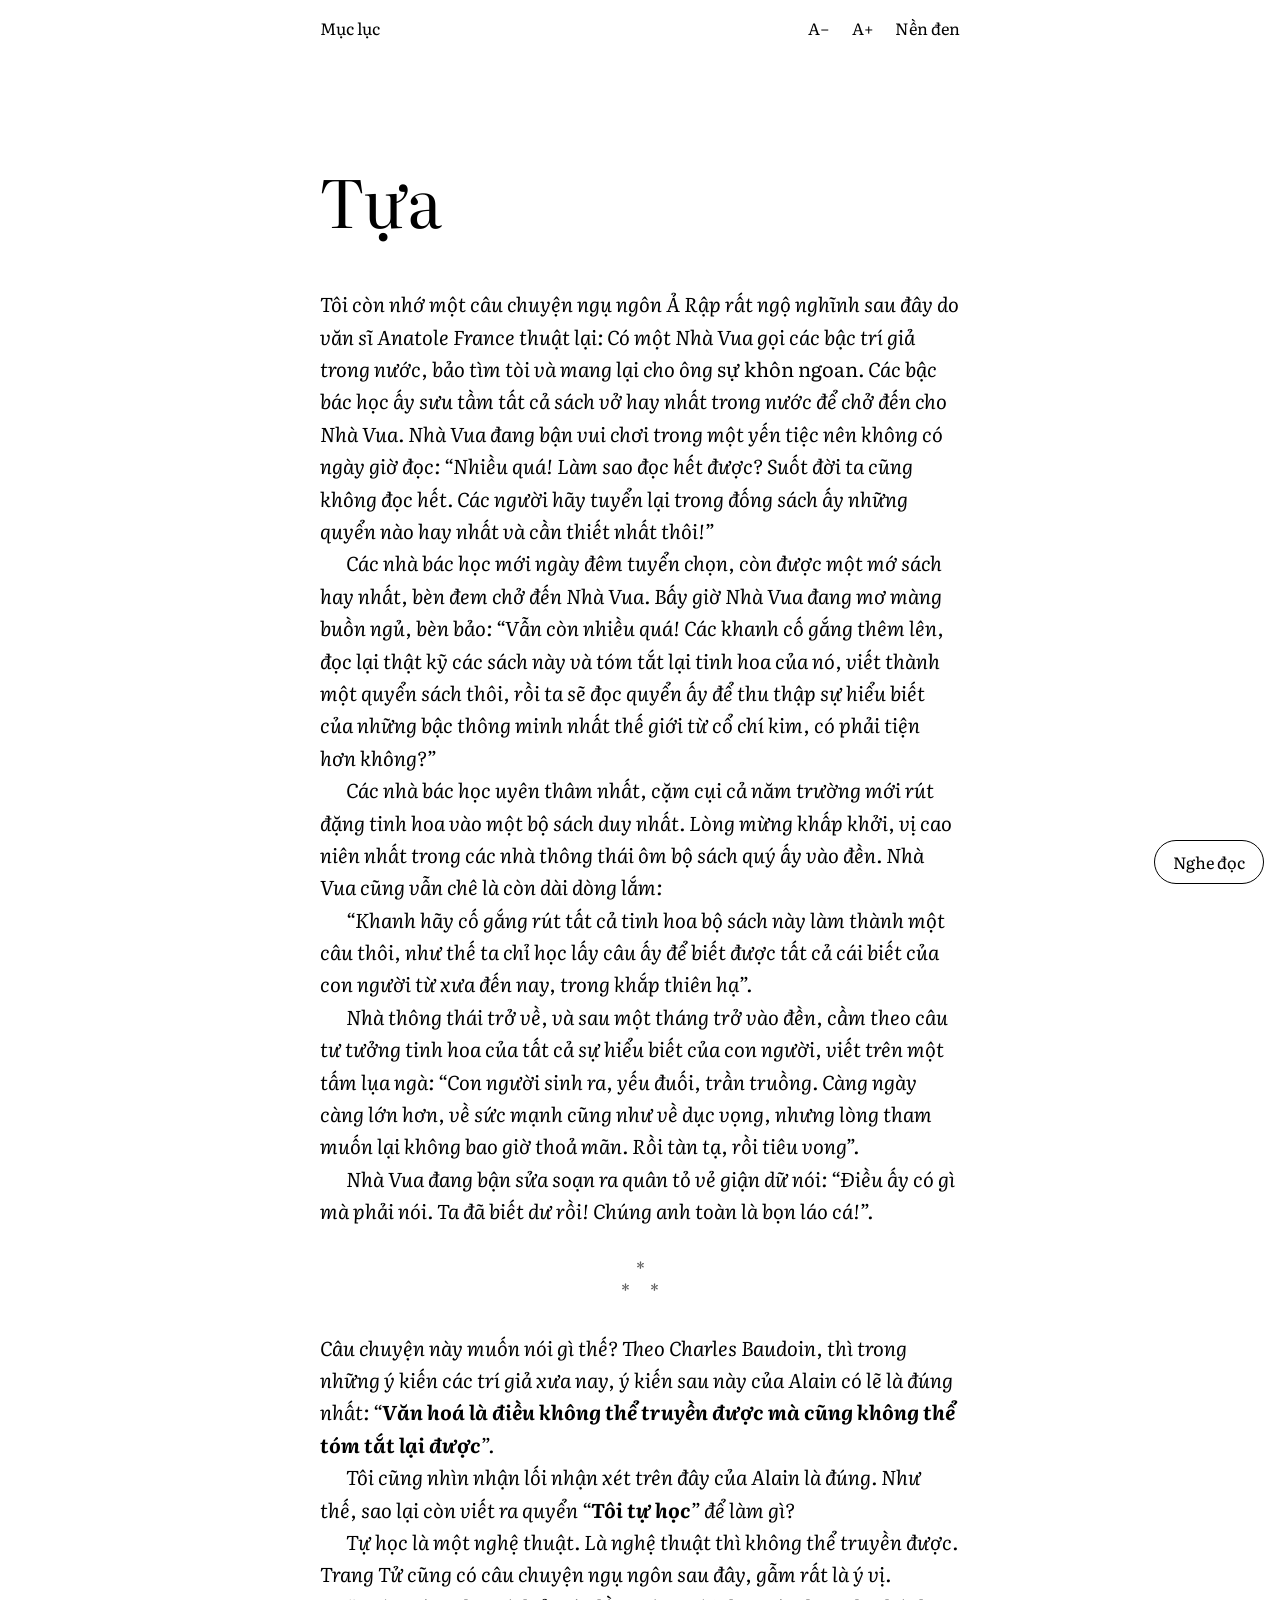
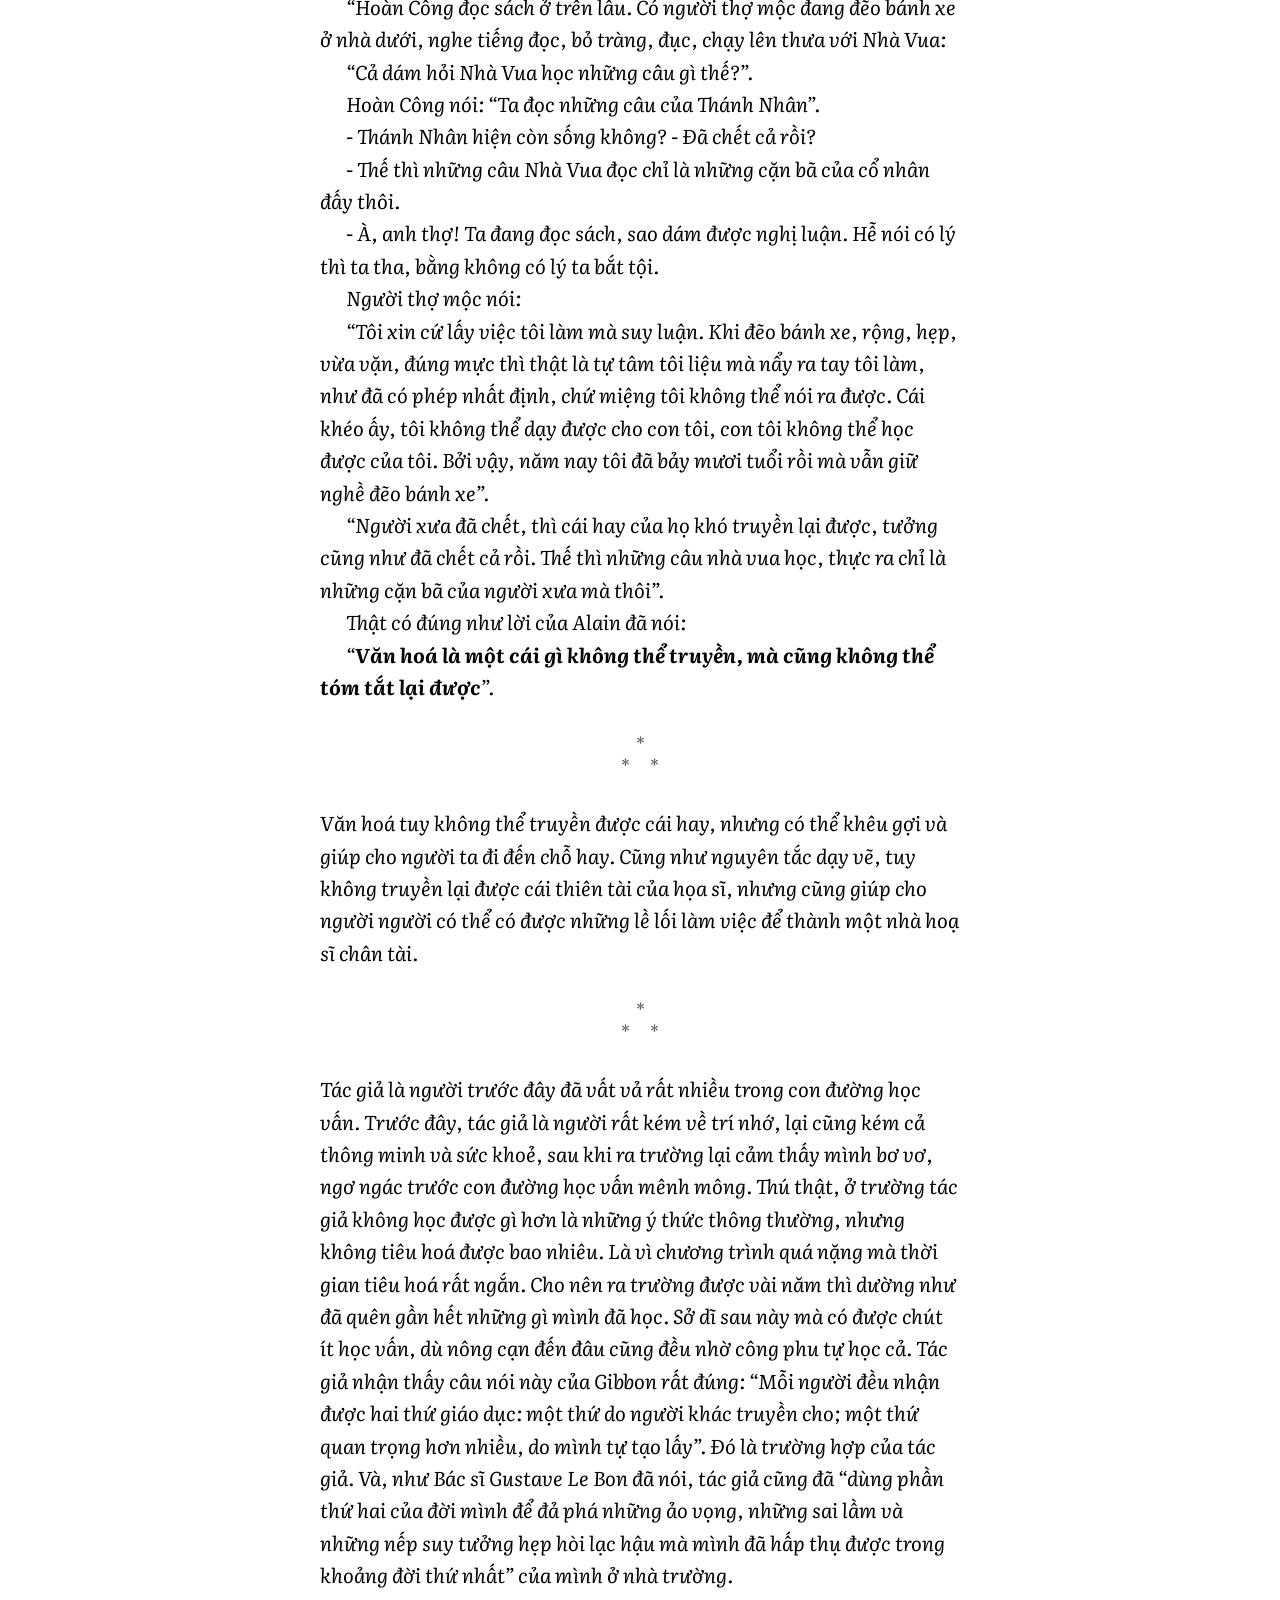
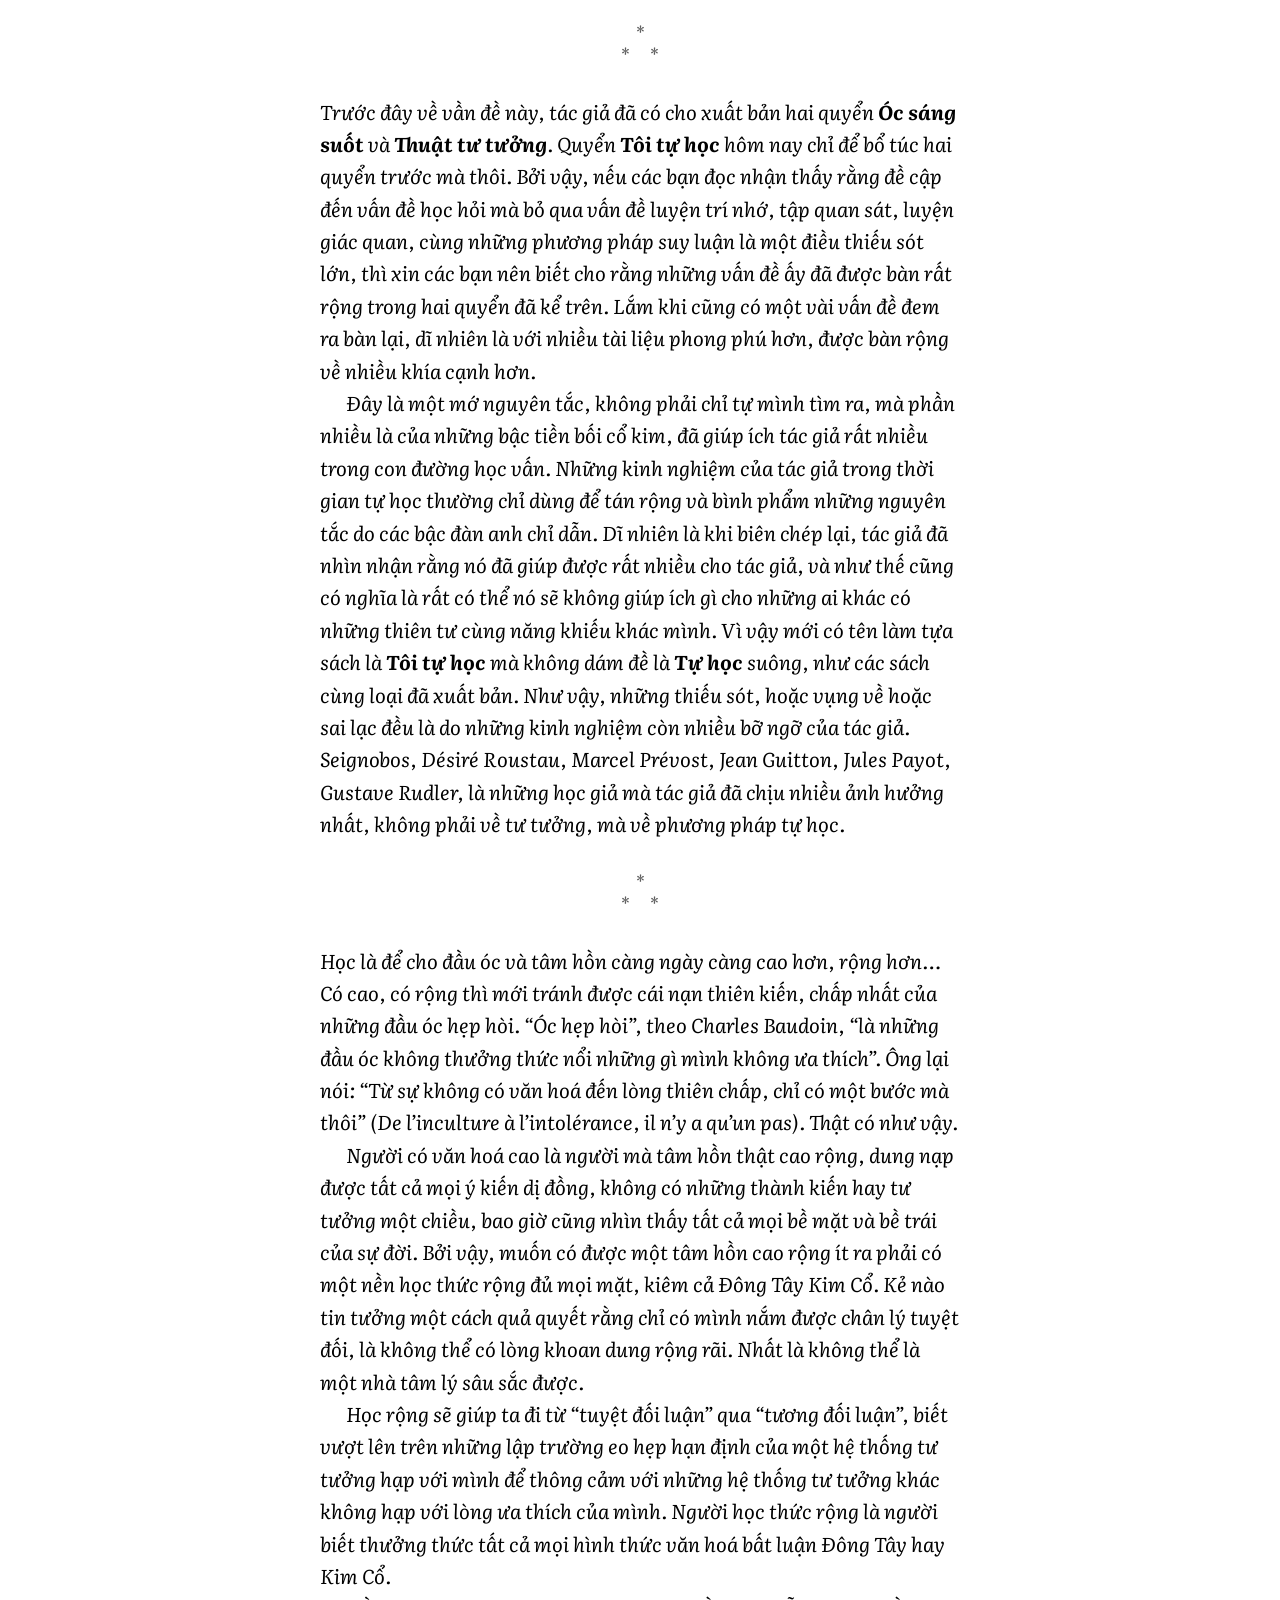
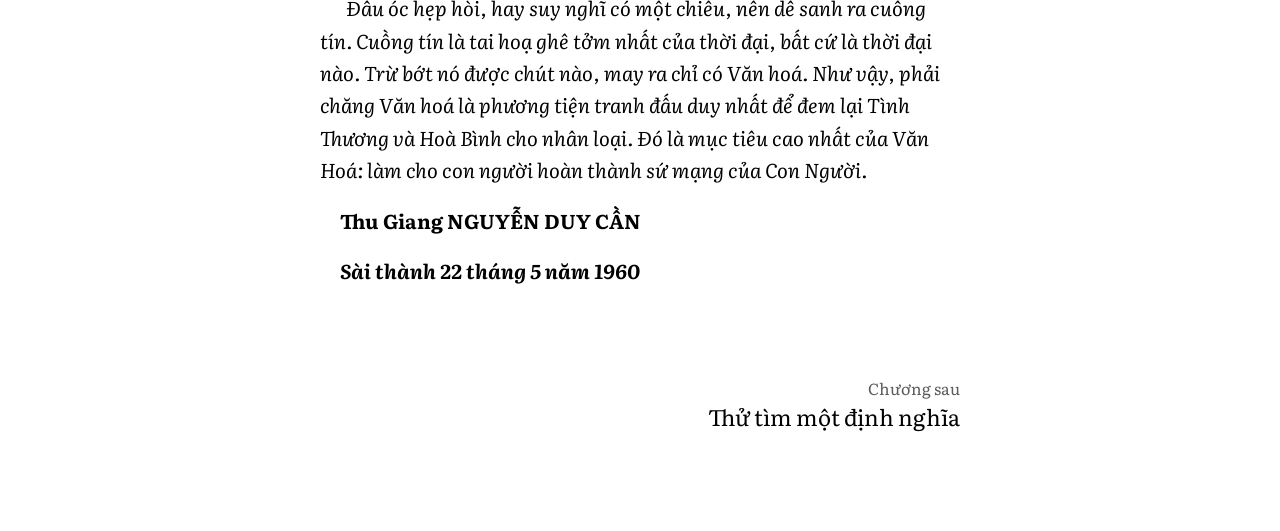
<file: site/tua.html>
<!doctype html>
<html lang="vi">
<head>
<meta charset="utf-8">
<meta name="viewport" content="width=device-width, initial-scale=1">
<meta name="color-scheme" content="light dark">
<meta name="robots" content="noindex, nofollow">
<meta name="theme-color" content="#ffffff" media="(prefers-color-scheme: light)">
<meta name="theme-color" content="#000000" media="(prefers-color-scheme: dark)">
<title>Tựa | Tôi tự học</title>
<script>
(function () {
  var d = document.documentElement;
  try {
    var t = localStorage.getItem("tth-theme");
    if (t === "dark" || t === "light") d.dataset.theme = t;
    var s = localStorage.getItem("tth-size");
    if (s) d.dataset.size = s;
  } catch (e) {}
})();
</script>
<link rel="stylesheet" href="assets/style.css">
</head>
<body data-slug="tua" data-title="Tựa">
<header class="bar">
  <a class="bar-link" href="index.html">Mục lục</a>
  <div class="bar-tools">
    <span class="size" role="group" aria-label="Cỡ chữ"><button type="button" data-action="smaller" aria-label="Chữ nhỏ hơn">A−</button><button type="button" data-action="larger" aria-label="Chữ lớn hơn">A+</button></span>
    <button type="button" class="theme" data-action="theme">Nền đen</button>
  </div>
</header>
<main class="page">
<header class="opener">
<h1 class="title">Tựa</h1>
</header>

<article class="text">
<p><em>Tôi còn nhớ một câu chuyện ngụ ngôn Ả Rập rất ngộ nghĩnh sau đây do văn sĩ Anatole France thuật lại: Có một Nhà Vua gọi các bậc trí giả trong nước, bảo tìm tòi và mang lại cho ông</em> sự khôn ngoan<em>. Các bậc bác học ấy sưu tầm tất cả sách vở hay nhất trong nước để chở đến cho Nhà Vua. Nhà Vua đang bận vui chơi trong một yến tiệc nên không có ngày giờ đọc: “Nhiều quá! Làm sao đọc hết được? Suốt đời ta cũng không đọc hết. Các người hãy tuyển lại trong đống sách ấy những quyển nào hay nhất và cần thiết nhất thôi!”</em></p>
<p><em>Các nhà bác học mới ngày đêm tuyển chọn, còn được một mớ sách hay nhất, bèn đem chở đến Nhà Vua. Bấy giờ Nhà Vua đang mơ màng buồn ngủ, bèn bảo: “Vẫn còn nhiều quá! Các khanh cố gắng thêm lên, đọc lại thật kỹ các sách này và tóm tắt lại tinh hoa của nó, viết thành một quyển sách thôi, rồi ta sẽ đọc quyển ấy để thu thập sự hiểu biết của những bậc thông minh nhất thế giới từ cổ chí kim, có phải tiện hơn không?”</em></p>
<p><em>Các nhà bác học uyên thâm nhất, cặm cụi cả năm trường mới rút đặng tinh hoa vào một bộ sách duy nhất. Lòng mừng khấp khởi, vị cao niên nhất trong các nhà thông thái ôm bộ sách quý ấy vào đền. Nhà Vua cũng vẫn chê là còn dài dòng lắm:</em></p>
<p><em>“Khanh hãy cố gắng rút tất cả tinh hoa bộ sách này làm thành một câu thôi, như thế ta chỉ học lấy câu ấy để biết được tất cả cái biết của con người từ xưa đến nay, trong khắp thiên hạ”.</em></p>
<p><em>Nhà thông thái trở về, và sau một tháng trở vào đền, cầm theo câu tư tưởng tinh hoa của tất cả sự hiểu biết của con người, viết trên một tấm lụa ngà: “Con người sinh ra, yếu đuối, trần truồng. Càng ngày càng lớn hơn, về sức mạnh cũng như về dục vọng, nhưng lòng tham muốn lại không bao giờ thoả mãn. Rồi tàn tạ, rồi tiêu vong”.</em></p>
<p><em>Nhà Vua đang bận sửa soạn ra quân tỏ vẻ giận dữ nói: “Điều ấy có gì mà phải nói. Ta đã biết dư rồi! Chúng anh toàn là bọn láo cá!”.</em></p>
<div class="break" aria-hidden="true"><span>*</span><span>*&#8195;*</span></div>
<p><em>Câu chuyện này muốn nói gì thế? Theo Charles Baudoin, thì trong những ý kiến các trí giả xưa nay, ý kiến sau này của Alain có lẽ là đúng nhất: “</em><strong><em>Văn hoá là điều không thể truyền được mà cũng không thể tóm tắt lại được</em></strong><em>”.</em></p>
<p><em>Tôi cũng nhìn nhận lối nhận xét trên đây của Alain là đúng. Như thế, sao lại còn viết ra quyển “</em><strong><em>Tôi tự học</em></strong><em>” để làm gì?</em></p>
<p><em>Tự học là một nghệ thuật. Là nghệ thuật thì không thể truyền được. Trang Tử cũng có câu chuyện ngụ ngôn sau đây, gẫm rất là ý vị.</em></p>
<p><em>“Hoàn Công đọc sách ở trên lầu. Có người thợ mộc đang đẽo bánh xe ở nhà dưới, nghe tiếng đọc, bỏ tràng, đục, chạy lên thưa với Nhà Vua:</em></p>
<p><em>“Cả dám hỏi Nhà Vua học những câu gì thế?”.</em></p>
<p><em>Hoàn Công nói: “Ta đọc những câu của Thánh Nhân”.</em></p>
<p><em>- Thánh Nhân hiện còn sống không? - Đã chết cả rồi?</em></p>
<p><em>- Thế thì những câu Nhà Vua đọc chỉ là những cặn bã của cổ nhân đấy thôi.</em></p>
<p><em>- À, anh thợ! Ta đang đọc sách, sao dám được nghị luận. Hễ nói có lý thì ta tha, bằng không có lý ta bắt tội.</em></p>
<p><em>Người thợ mộc nói:</em></p>
<p><em>“Tôi xin cứ lấy việc tôi làm mà suy luận. Khi đẽo bánh xe, rộng, hẹp, vừa vặn, đúng mực thì thật là tự tâm tôi liệu mà nẩy ra tay tôi làm, như đã có phép nhất định, chứ miệng tôi không thể nói ra được. Cái khéo ấy, tôi không thể dạy được cho con tôi, con tôi không thể học được của tôi. Bởi vậy, năm nay tôi đã bảy mươi tuổi rồi mà vẫn giữ nghề đẽo bánh xe”.</em></p>
<p><em>“Người xưa đã chết, thì cái hay của họ khó truyền lại được, tưởng cũng như đã chết cả rồi. Thế thì những câu nhà vua học, thực ra chỉ là những cặn bã của người xưa mà thôi”.</em></p>
<p><em>Thật có đúng như lời của Alain đã nói:</em></p>
<p><em>“</em><strong><em>Văn hoá là một cái gì không thể truyền, mà cũng không thể tóm tắt lại được</em></strong><em>”.</em></p>
<div class="break" aria-hidden="true"><span>*</span><span>*&#8195;*</span></div>
<p><em>Văn hoá tuy không thể truyền được cái hay, nhưng có thể khêu gợi và giúp cho người ta đi đến chỗ hay. Cũng như nguyên tắc dạy vẽ, tuy không truyền lại được cái thiên tài của họa sĩ, nhưng cũng giúp cho người người có thể có được những lề lối làm việc để thành một nhà hoạ sĩ chân tài.</em></p>
<div class="break" aria-hidden="true"><span>*</span><span>*&#8195;*</span></div>
<p><em>Tác giả là người trước đây đã vất vả rất nhiều trong con đường học vấn. Trước đây, tác giả là người rất kém về trí nhớ, lại cũng kém cả thông minh và sức khoẻ, sau khi ra trường lại cảm thấy mình bơ vơ, ngơ ngác trước con đường học vấn mênh mông. Thú thật, ở trường tác giả không học được gì hơn là những ý thức thông thường, nhưng không tiêu hoá được bao nhiêu. Là vì chương trình quá nặng mà thời gian tiêu hoá rất ngắn. Cho nên ra trường được vài năm thì dường như đã quên gần hết những gì mình đã học. Sở dĩ sau này mà có được chút ít học vấn, dù nông cạn đến đâu cũng đều nhờ công phu tự học cả. Tác giả nhận thấy câu nói này của Gibbon rất đúng: “Mỗi người đều nhận được hai thứ giáo dục: một thứ do người khác truyền cho; một thứ quan trọng hơn nhiều, do mình tự tạo lấy”. Đó là trường hợp của tác giả. Và, như Bác sĩ Gustave Le Bon đã nói, tác giả cũng đã “dùng phần thứ hai của đời mình để đả phá những ảo vọng, những sai lầm và những nếp suy tưởng hẹp hòi lạc hậu mà mình đã hấp thụ được trong khoảng đời thứ nhất” của mình ở nhà trường.</em></p>
<div class="break" aria-hidden="true"><span>*</span><span>*&#8195;*</span></div>
<p><em>Trước đây về vần đề này, tác giả đã có cho xuất bản hai quyển</em> <strong><em>Óc sáng suốt</em></strong> <em>và</em> <strong><em>Thuật tư tưởng</em></strong><em>. Quyển</em> <strong><em>Tôi tự học</em></strong> <em>hôm nay chỉ để bổ túc hai quyển trước mà thôi. Bởi vậy, nếu các bạn đọc nhận thấy rằng đề cập đến vấn đề học hỏi mà bỏ qua vấn đề luyện trí nhớ, tập quan sát, luyện giác quan, cùng những phương pháp suy luận là một điều thiếu sót lớn, thì xin các bạn nên biết cho rằng những vấn đề ấy đã được bàn rất rộng trong hai quyển đã kể trên. Lắm khi cũng có một vài vấn đề đem ra bàn lại, dĩ nhiên là với nhiều tài liệu phong phú hơn, được bàn rộng về nhiều khía cạnh hơn.</em></p>
<p><em>Đây là một mớ nguyên tắc, không phải chỉ tự mình tìm ra, mà phần nhiều là của những bậc tiền bối cổ kim, đã giúp ích tác giả rất nhiều trong con đường học vấn. Những kinh nghiệm của tác giả trong thời gian tự học thường chỉ dùng để tán rộng và bình phẩm những nguyên tắc do các bậc đàn anh chỉ dẫn. Dĩ nhiên là khi biên chép lại, tác giả đã nhìn nhận rằng nó đã giúp được rất nhiều cho tác giả, và như thế cũng có nghĩa là rất có thể nó sẽ không giúp ích gì cho những ai khác có những thiên tư cùng năng khiếu khác mình. Vì vậy mới có tên làm tựa sách là</em> <strong><em>Tôi tự học</em></strong> <em>mà không dám đề là</em> <strong><em>Tự học</em></strong> <em>suông, như các sách cùng loại đã xuất bản. Như vậy, những thiếu sót, hoặc vụng về hoặc sai lạc đều là do những kinh nghiệm còn nhiều bỡ ngỡ của tác giả. Seignobos, Désiré Roustau, Marcel Prévost, Jean Guitton, Jules Payot, Gustave Rudler, là những học giả mà tác giả đã chịu nhiều ảnh hưởng nhất, không phải về tư tưởng, mà về phương pháp tự học.</em></p>
<div class="break" aria-hidden="true"><span>*</span><span>*&#8195;*</span></div>
<p><em>Học là để cho đầu óc và tâm hồn càng ngày càng cao hơn, rộng hơn… Có cao, có rộng thì mới tránh được cái nạn thiên kiến, chấp nhất của những đầu óc hẹp hòi. “Óc hẹp hòi”, theo Charles Baudoin, “là những đầu óc không thưởng thức nổi những gì mình không ưa thích”. Ông lại nói: “Từ sự không có văn hoá đến lòng thiên chấp, chỉ có một bước mà thôi” (De l’inculture à l’intolérance, il n’y a qu’un pas). Thật có như vậy.</em></p>
<p><em>Người có văn hoá cao là người mà tâm hồn thật cao rộng, dung nạp được tất cả mọi ý kiến dị đồng, không có những thành kiến hay tư tưởng một chiều, bao giờ cũng nhìn thấy tất cả mọi bề mặt và bề trái của sự đời. Bởi vậy, muốn có được một tâm hồn cao rộng ít ra phải có một nền học thức rộng đủ mọi mặt, kiêm cả Đông Tây Kim Cổ. Kẻ nào tin tưởng một cách quả quyết rằng chỉ có mình nắm được chân lý tuyệt đối, là không thể có lòng khoan dung rộng rãi. Nhất là không thể là một nhà tâm lý sâu sắc được.</em></p>
<p><em>Học rộng sẽ giúp ta đi từ “tuyệt đối luận” qua “tương đối luận”, biết vượt lên trên những lập trường eo hẹp hạn định của một hệ thống tư tưởng hạp với mình để thông cảm với những hệ thống tư tưởng khác không hạp với lòng ưa thích của mình. Người học thức rộng là người biết thưởng thức tất cả mọi hình thức văn hoá bất luận Đông Tây hay Kim Cổ.</em></p>
<p><em>Đầu óc hẹp hòi, hay suy nghĩ có một chiều, nên dễ sanh ra cuồng tín. Cuồng tín là tai hoạ ghê tởm nhất của thời đại, bất cứ là thời đại nào. Trừ bớt nó được chút nào, may ra chỉ có Văn hoá. Như vậy, phải chăng Văn hoá là phương tiện tranh đấu duy nhất để đem lại Tình Thương và Hoà Bình cho nhân loại. Đó là mục tiêu cao nhất của Văn Hoá: làm cho con người hoàn thành sứ mạng của Con Người.</em></p>
<p class="verse"><span class="line"><strong>Thu Giang NGUYỄN DUY CẦN</strong></span></p>
<p class="verse"><span class="line"><strong><em>Sài thành 22 tháng 5 năm 1960</em></strong></span></p>
</article>

<nav class="chapter-nav" aria-label="Chuyển chương">
<a class="next" href="chuong-1.html" rel="next"><span class="dir">Chương sau</span><span class="nav-title">Thử tìm một định nghĩa</span></a>
</nav>
</main>
<script src="assets/reader.js"></script>
</body>
</html>
</file>
<file: site/assets/style.css>
@import url("fonts/fonts.css");

:root {
  --paper: #ffffff;
  --ink: #000000;
  --soft: #5c5c5c;
  --base: 18px;
  --scale: 1;
  color-scheme: light;
}

@media (prefers-color-scheme: dark) {
  :root:not([data-theme="light"]) {
    --paper: #000000;
    --ink: #ececec;
    --soft: #9a9a9a;
    color-scheme: dark;
  }
}

:root[data-theme="dark"] {
  --paper: #000000;
  --ink: #ececec;
  --soft: #9a9a9a;
  color-scheme: dark;
}

:root[data-size="0"] { --scale: 0.89; }
:root[data-size="2"] { --scale: 1.12; }
:root[data-size="3"] { --scale: 1.26; }

@media (min-width: 48rem) {
  :root { --base: 20px; }
}

*,
*::before,
*::after { box-sizing: border-box; }

html {
  font-size: calc(var(--base) * var(--scale));
  -webkit-text-size-adjust: 100%;
  text-size-adjust: 100%;
}

body {
  margin: 0;
  background: var(--paper);
  color: var(--ink);
  font-family: "Literata", Georgia, "Times New Roman", serif;
  font-optical-sizing: auto;
  font-kerning: normal;
  line-height: 1.62;
  -webkit-font-smoothing: antialiased;
}

::selection { background: var(--ink); color: var(--paper); }

a { color: inherit; }

:focus-visible {
  outline: 2px solid var(--ink);
  outline-offset: 3px;
}

/* tieu de nhan focus bang JS sau khi doi chuong, khong can vien */
h1[tabindex="-1"]:focus { outline: none; }

button {
  font: inherit;
  color: inherit;
  background: none;
  border: 0;
  margin: 0;
  cursor: pointer;
}

.page {
  max-width: 34rem;
  margin: 0 auto;
  padding: 0 20px 5rem;
}

/* ---------- thanh tren cung */

.bar {
  display: flex;
  justify-content: space-between;
  align-items: center;
  max-width: 34rem;
  margin: 0 auto;
  padding: 6px 10px;
  font-size: 0.82rem;
}

.bar-link,
.bar button {
  display: inline-flex;
  align-items: center;
  min-height: 44px;
  padding: 0 10px;
  text-decoration: none;
}

.bar-tools { display: flex; align-items: center; }
.size { display: inline-flex; }
.size button { min-width: 44px; justify-content: center; }

.bar-link:hover,
.bar button:hover { text-decoration: underline; text-underline-offset: 0.2em; }

/* ---------- mo dau chuong */

.opener {
  padding-top: clamp(3rem, 12vh, 7rem);
  margin-bottom: 2.6rem;
}

.label {
  margin: 0 0 0.6rem;
  font-style: italic;
  color: var(--soft);
}

.title {
  margin: 0;
  font-size: clamp(2.05rem, 1.2rem + 4.2vw, 3.3rem);
  font-weight: 400;
  line-height: 1.08;
  letter-spacing: -0.018em;
  text-wrap: balance;
}

/* ---------- muc luc trong chuong */

.contents {
  margin: 0 0 2.8rem;
  font-size: 0.88rem;
}

.contents summary {
  display: inline-block;
  min-height: 44px;
  padding: 10px 0;
  cursor: pointer;
  text-decoration: underline;
  text-underline-offset: 0.22em;
  text-decoration-thickness: 1px;
  list-style: none;
}

.contents summary::-webkit-details-marker { display: none; }
.contents[open] summary { text-decoration: none; color: var(--soft); }

.contents ul {
  list-style: none;
  margin: 0.2rem 0 0;
  padding: 0;
}

.contents a {
  display: block;
  padding: 0.42em 0;
  text-decoration: none;
  line-height: 1.4;
}

.contents a:hover { text-decoration: underline; text-underline-offset: 0.2em; }
.contents .sub a { padding-left: 1.1em; color: var(--soft); }

/* ---------- than bai */

.text p {
  margin: 0;
  text-indent: 1.3em;
  text-wrap: pretty;
  hyphens: manual;
}

.text > p:first-child,
.text > :is(h2, h3, h4, .break) + p { text-indent: 0; }

.text h2,
.text h3,
.text h4 {
  scroll-margin-top: 1.5rem;
  text-wrap: balance;
}

.text > :is(h2, h3, h4):first-child { margin-top: 0; }

.text h2 {
  margin: 2.6em 0 0.9em;
  font-size: 1.32rem;
  font-weight: 600;
  line-height: 1.25;
  letter-spacing: -0.005em;
}

.text h3 {
  margin: 2em 0 0.6em;
  font-size: 1.08rem;
  font-weight: 600;
  line-height: 1.35;
}

.text h4 {
  margin: 1.6em 0 0.5em;
  font-size: 1rem;
  font-style: italic;
  font-weight: 600;
  line-height: 1.4;
}

.text .verse {
  text-indent: 0;
  margin: 0.9em 0 0.9em 1em;
}

.verse .line {
  display: block;
  padding-left: 1.2em;
  text-indent: -1.2em;
}

.text p.cont { text-indent: 0; }

.break {
  display: flex;
  flex-direction: column;
  align-items: center;
  margin: 1.5em 0;
  line-height: 1.1;
  color: var(--soft);
}

/* phu luc: moi cau la mot muc rieng, khong thut dau dong */
.text[data-kind="list"] p {
  text-indent: 0;
  margin-top: 0.85em;
}

sup { line-height: 0; }

a.fn {
  font-size: 0.68em;
  padding: 0.5em 0.2em;
  text-decoration: none;
  font-feature-settings: "lnum";
}

a.fn[aria-expanded="true"] {
  background: var(--ink);
  color: var(--paper);
}

.note-pop {
  margin: 0.6em 0 0.9em;
  padding-left: 0.9em;
  border-left: 1px solid var(--ink);
  font-size: 0.86rem;
  line-height: 1.5;
}

.note-pop .note-n { margin-right: 0.4em; color: var(--soft); }

/* nut nghe doc, noi o goc duoi */
.speak {
  position: fixed;
  right: 16px;
  bottom: 16px;
  min-height: 44px;
  padding: 0 18px;
  border: 1px solid var(--ink);
  border-radius: 999px;
  background: var(--paper);
  font-size: 0.82rem;
}

/* doan dang duoc doc to: vach doc ben trai */
.is-speaking {
  position: relative;
  scroll-margin-top: 1.5rem;
}

.is-speaking::before {
  content: "";
  position: absolute;
  top: 0.2em;
  bottom: 0.2em;
  left: -12px;
  width: 2px;
  background: var(--ink);
}

/* ---------- chu thich cuoi chuong */

.notes {
  margin-top: 3.5rem;
  font-size: 0.86rem;
  line-height: 1.5;
}

.notes::before {
  content: "";
  display: block;
  width: 4.5rem;
  border-top: 1px solid var(--ink);
  margin-bottom: 1.2rem;
}

.notes h2 {
  margin: 0 0 0.8rem;
  font-size: 1rem;
  font-weight: 600;
}

.notes ol {
  list-style: none;
  margin: 0;
  padding: 0;
}

.notes li {
  display: grid;
  grid-template-columns: 2.2em 1fr;
  margin: 0 0 0.6em;
  scroll-margin-top: 1.5rem;
}

.notes li:target { background: var(--ink); color: var(--paper); }
.note-n a { text-decoration: none; }
.notes .note-n { color: var(--soft); }
.notes li:target .note-n { color: inherit; }

/* ---------- chuyen chuong */

.chapter-nav {
  display: grid;
  gap: 1.6rem;
  margin-top: 4.5rem;
}

.chapter-nav a {
  display: block;
  text-decoration: none;
}

.chapter-nav .dir {
  display: block;
  font-size: 0.8rem;
  color: var(--soft);
}

.chapter-nav .nav-title {
  display: block;
  font-size: 1.12rem;
  line-height: 1.3;
  text-wrap: balance;
}

.chapter-nav a:hover .nav-title {
  text-decoration: underline;
  text-underline-offset: 0.2em;
  text-decoration-thickness: 1px;
}

@media (min-width: 40rem) {
  .chapter-nav {
    grid-template-columns: 1fr 1fr;
    grid-template-areas: "prev next";
    gap: 2rem;
  }
  .chapter-nav .prev { grid-area: prev; }
  .chapter-nav .next { grid-area: next; text-align: right; }
}

/* ---------- trang muc luc */

.cover {
  padding-top: clamp(3.5rem, 16vh, 9rem);
}

.cover h1 {
  margin: 0;
  font-size: clamp(3.4rem, 1.6rem + 10vw, 6.4rem);
  font-weight: 400;
  line-height: 0.98;
  letter-spacing: -0.03em;
}

.author {
  margin: 1.4rem 0 0;
  font-size: 1.15rem;
}

.edition {
  margin: 0.15rem 0 0;
  color: var(--soft);
  font-size: 0.9rem;
}

.resume {
  margin: 3rem 0 0;
}

.resume a {
  text-underline-offset: 0.22em;
  text-decoration-thickness: 1px;
}

.toc {
  list-style: none;
  margin: 3.4rem 0 0;
  padding: 0;
}

.toc a {
  display: block;
  padding: 0.6em 0;
  text-decoration: none;
}

.toc-label {
  display: block;
  font-size: 0.82rem;
  font-style: italic;
  color: var(--soft);
}

.toc-title {
  display: block;
  font-size: 1.2rem;
  line-height: 1.3;
  text-wrap: balance;
}

.toc .is-read .toc-title { color: var(--soft); }

.toc a:hover .toc-title {
  text-decoration: underline;
  text-underline-offset: 0.2em;
  text-decoration-thickness: 1px;
}

.credits {
  margin-top: 4rem;
  font-size: 0.8rem;
  color: var(--soft);
}

/* doi chuong: chi mo cheo rat nhanh, khong truot */
::view-transition-old(root),
::view-transition-new(root) {
  animation-duration: 140ms;
}
</file>
